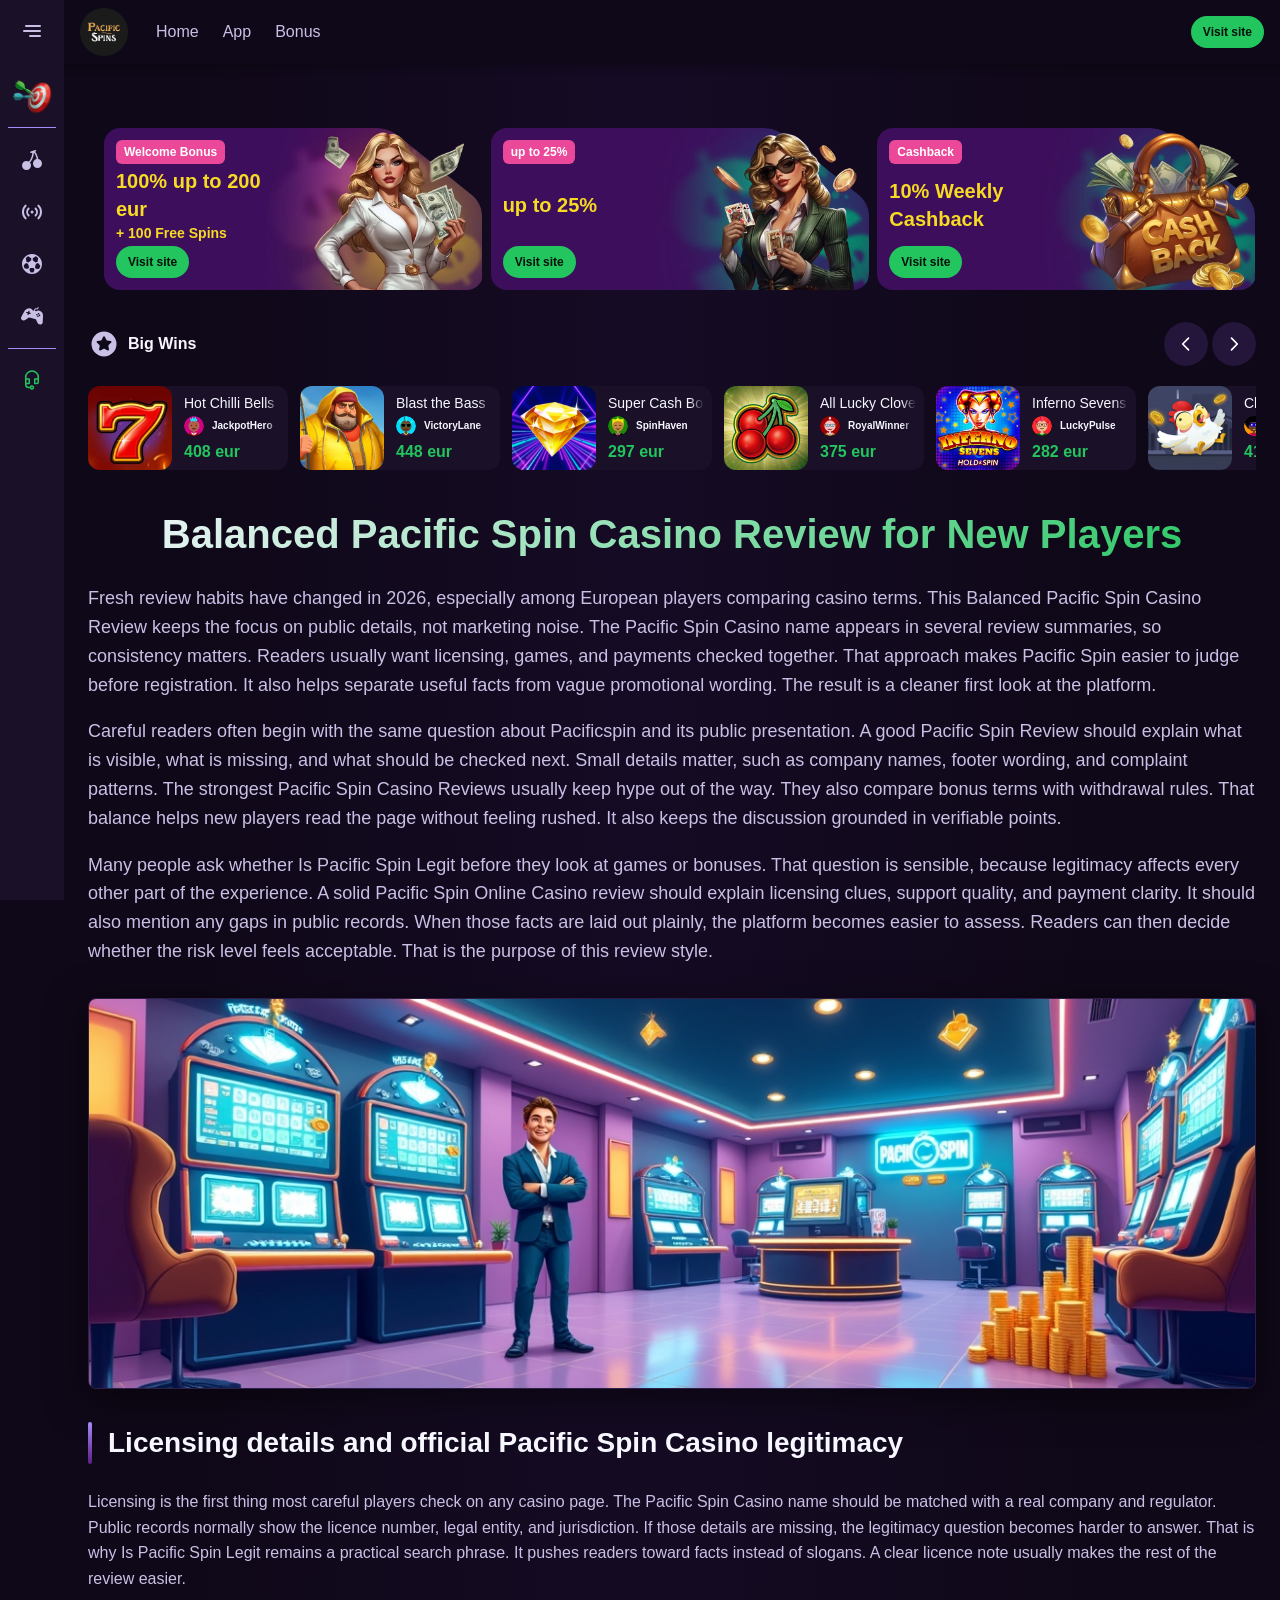
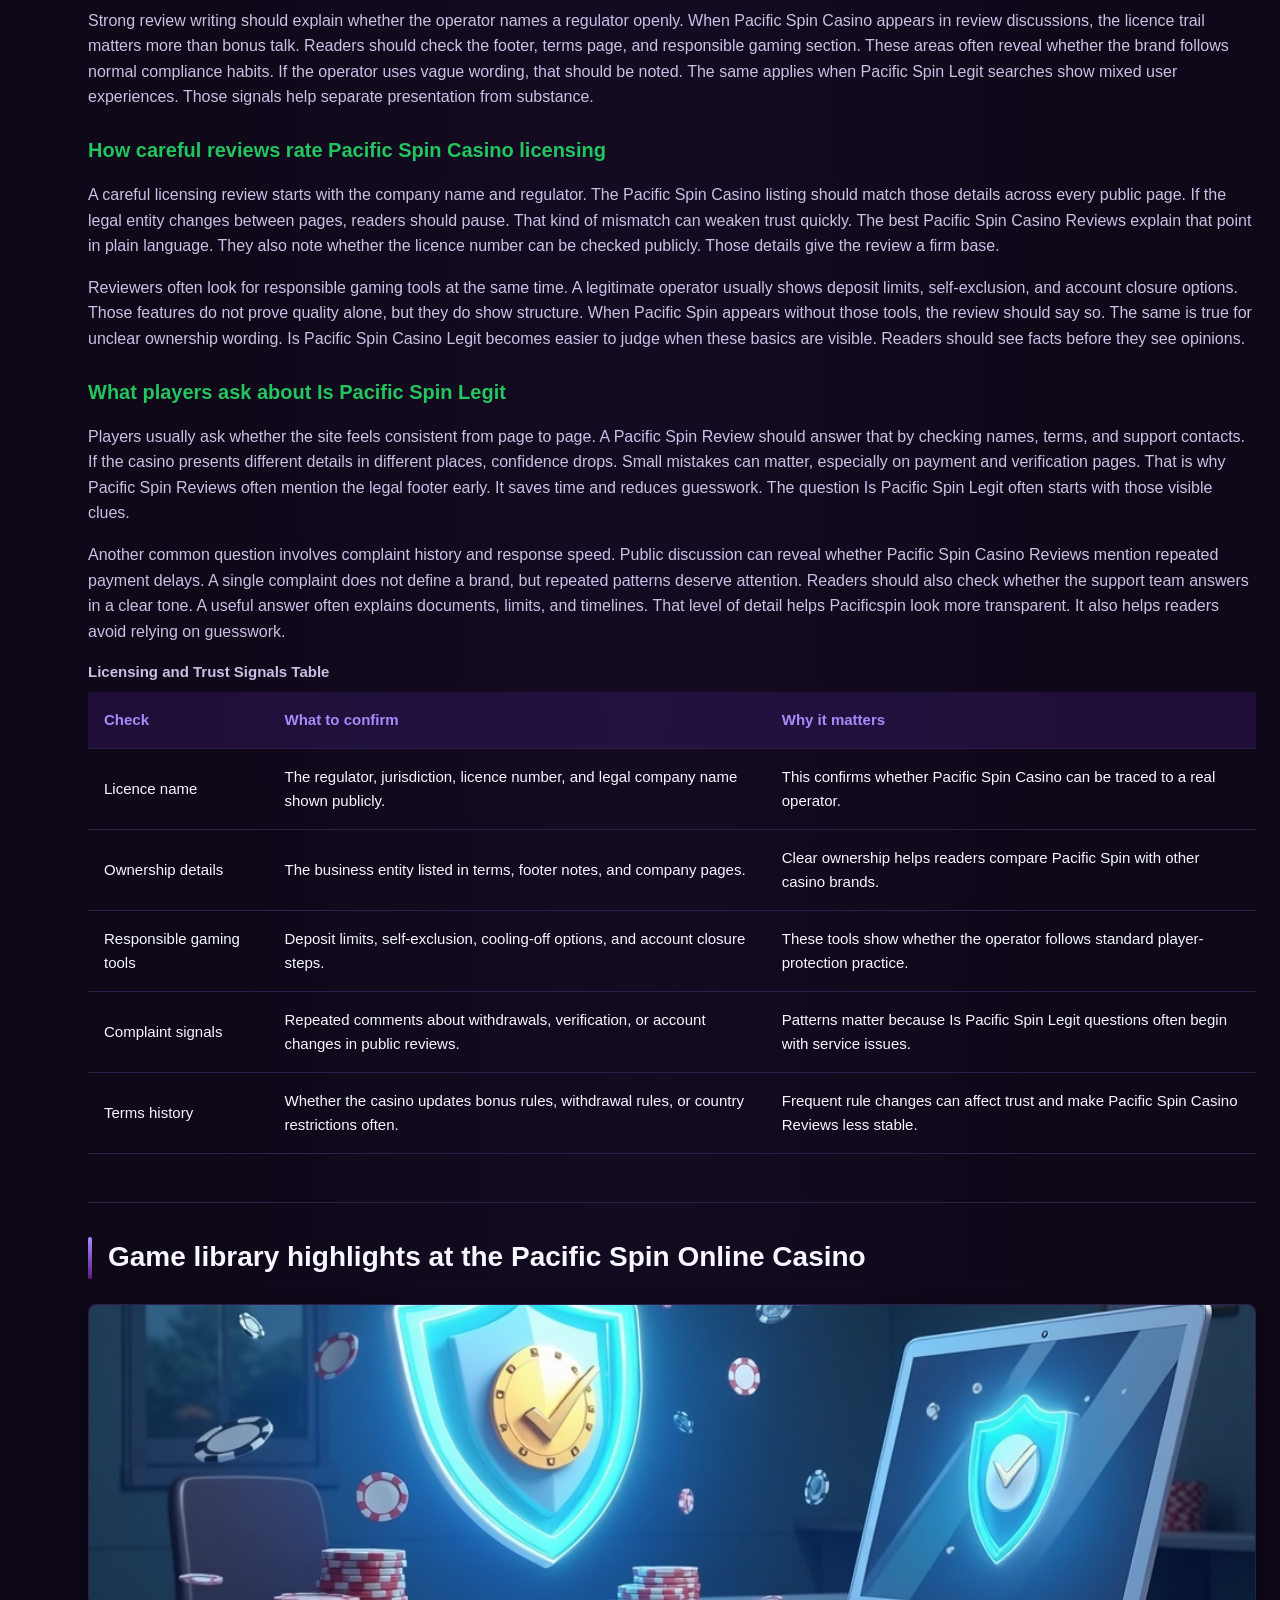
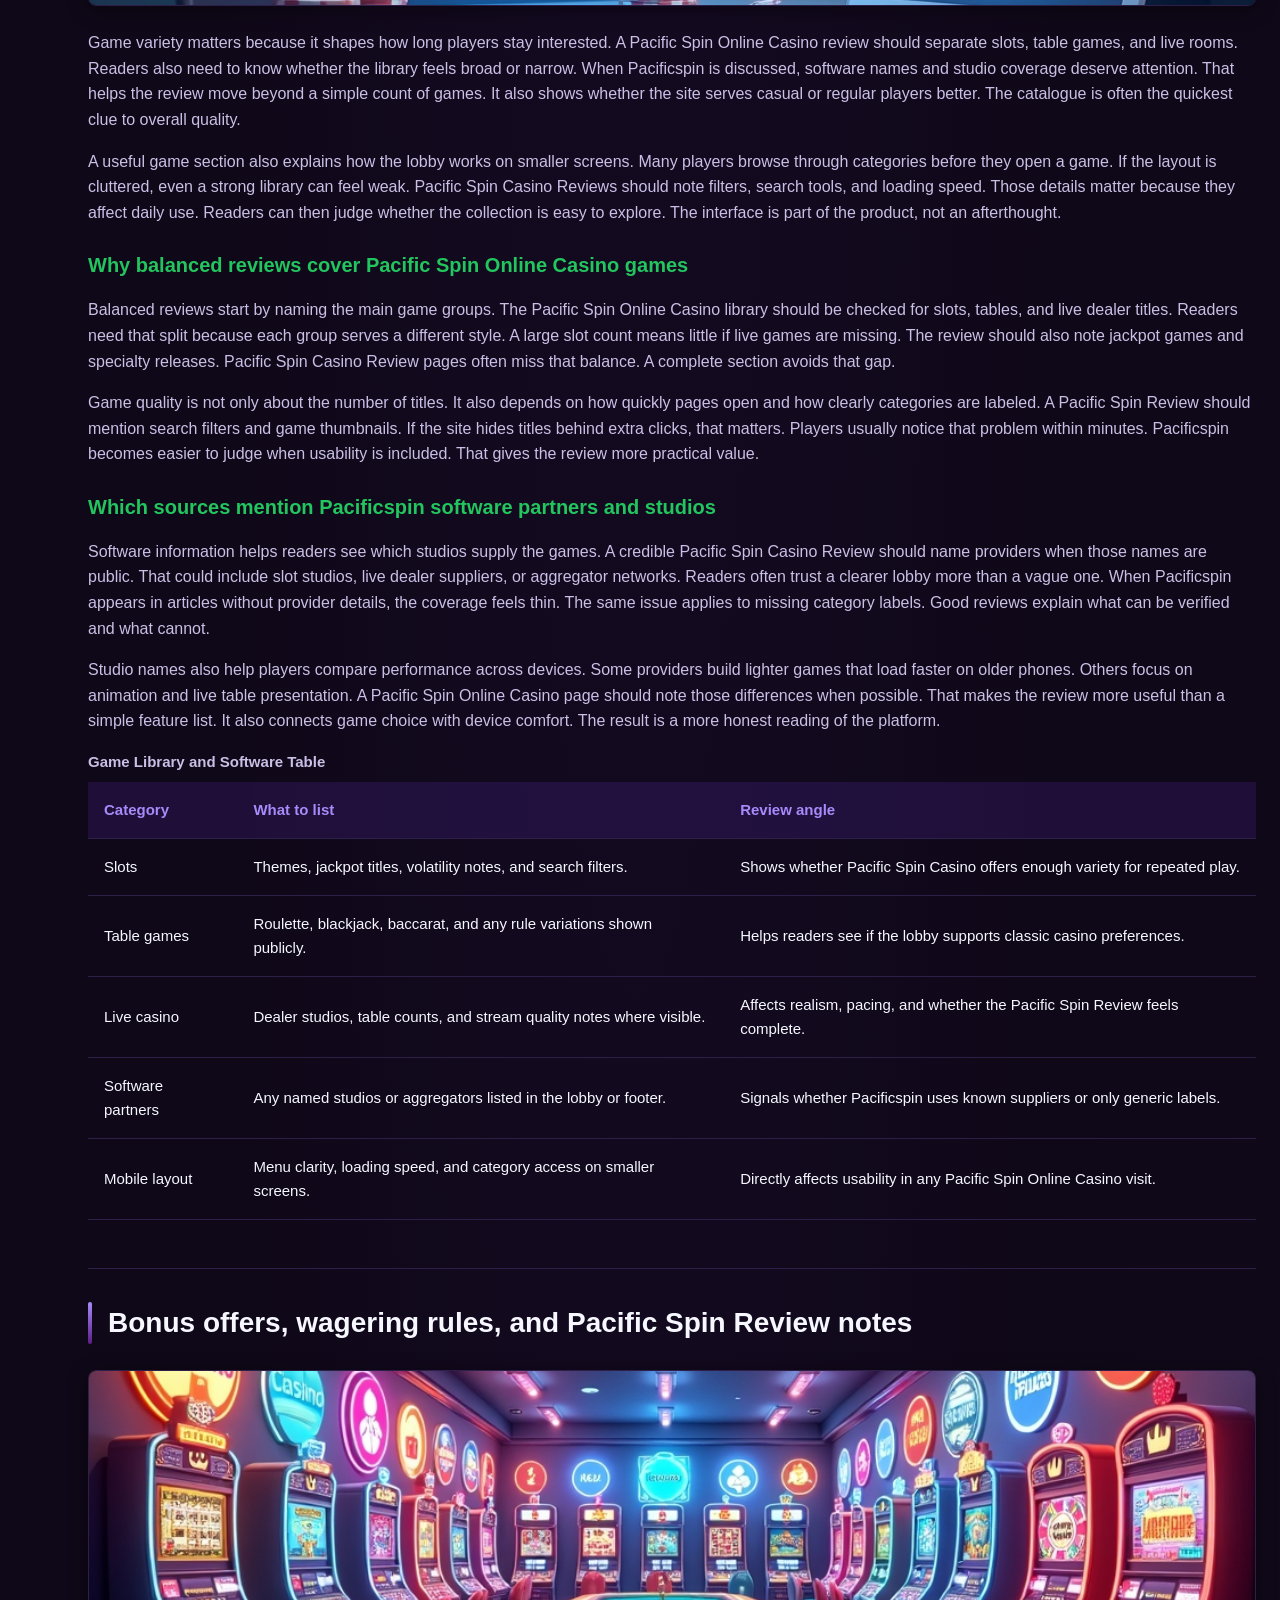
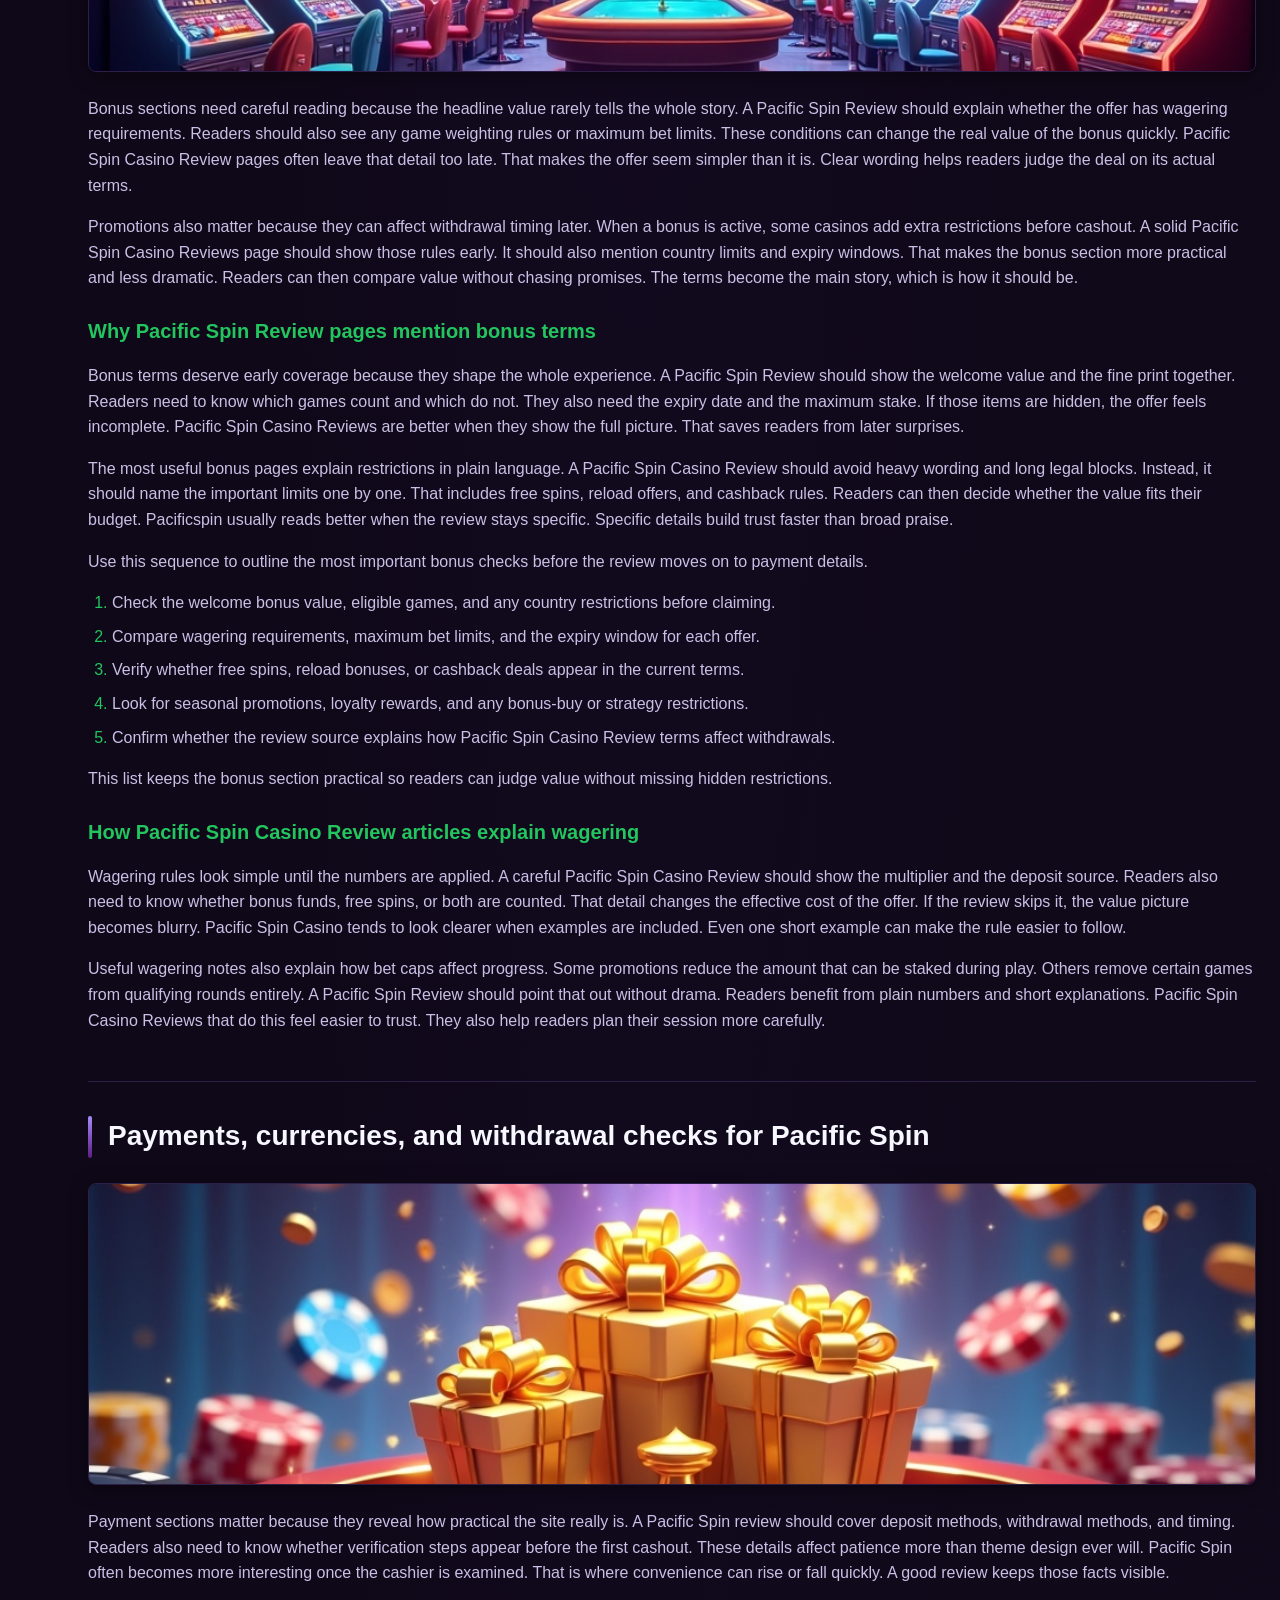
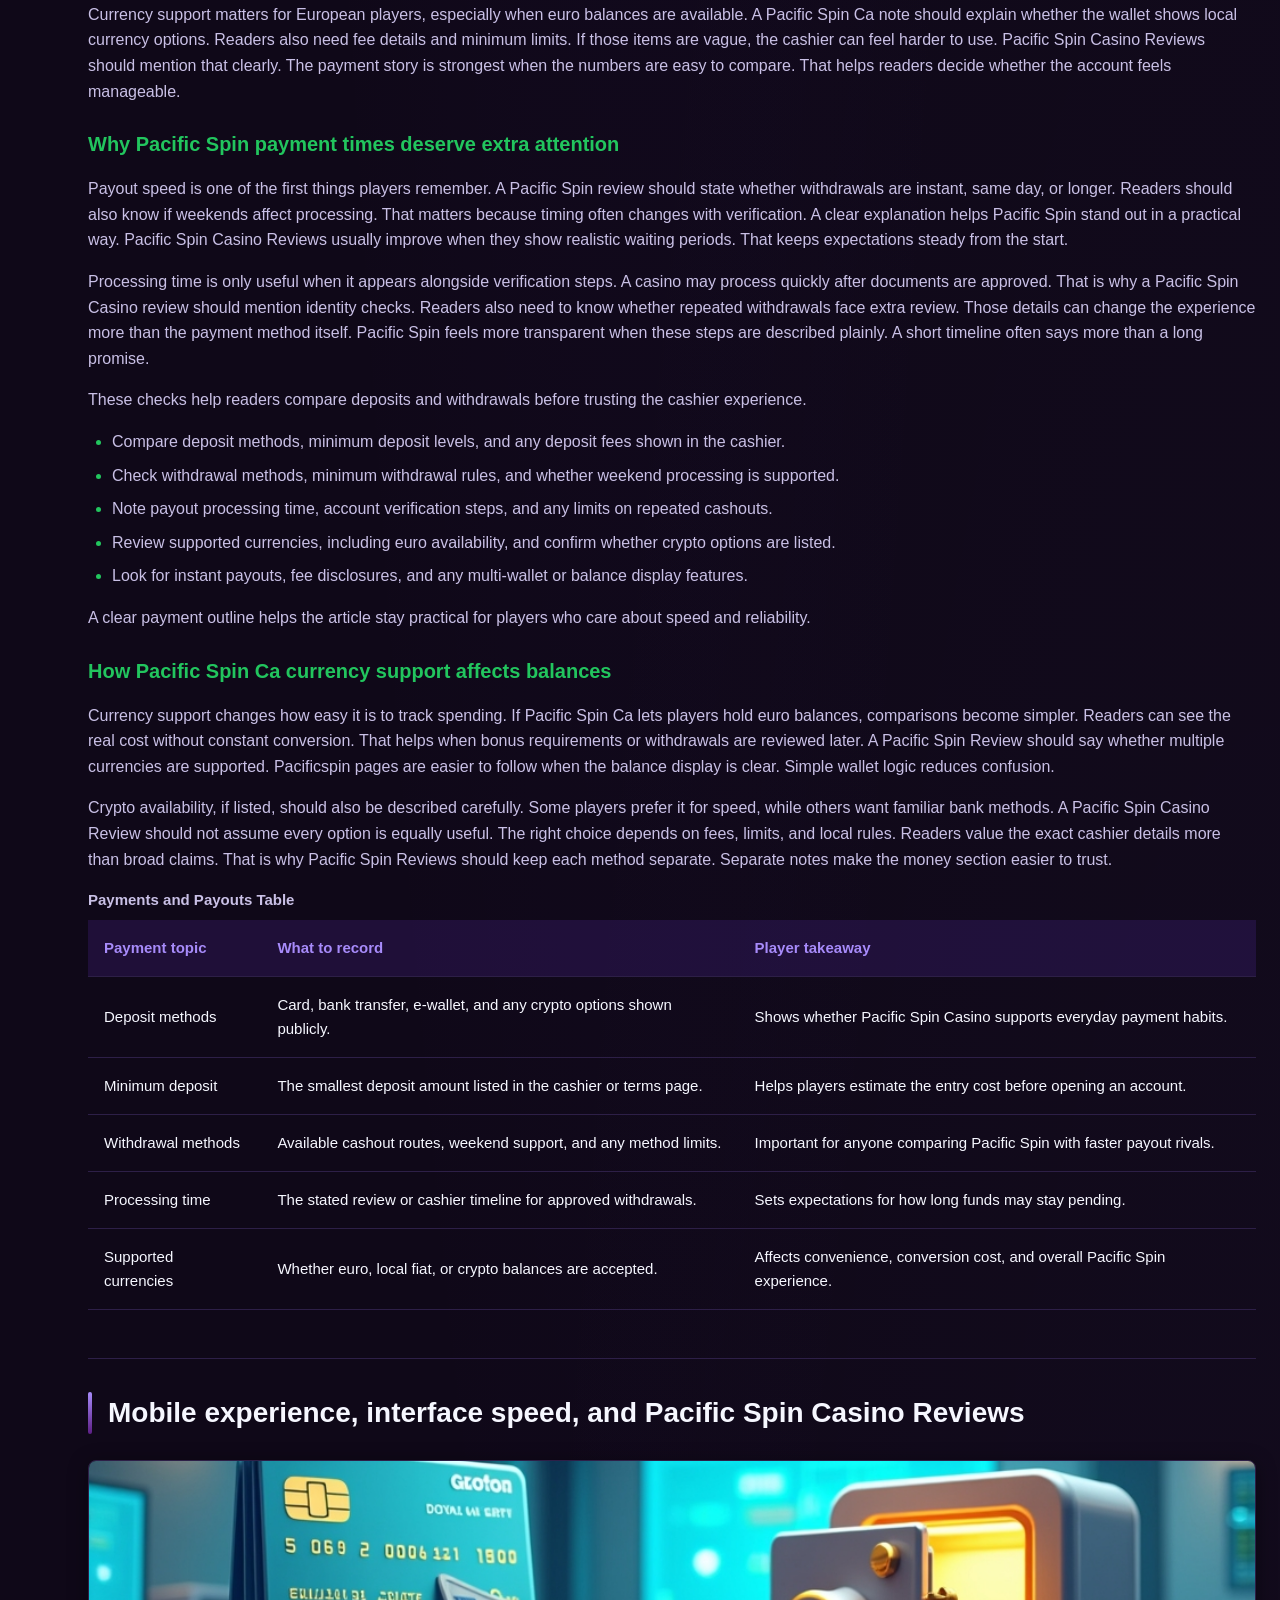
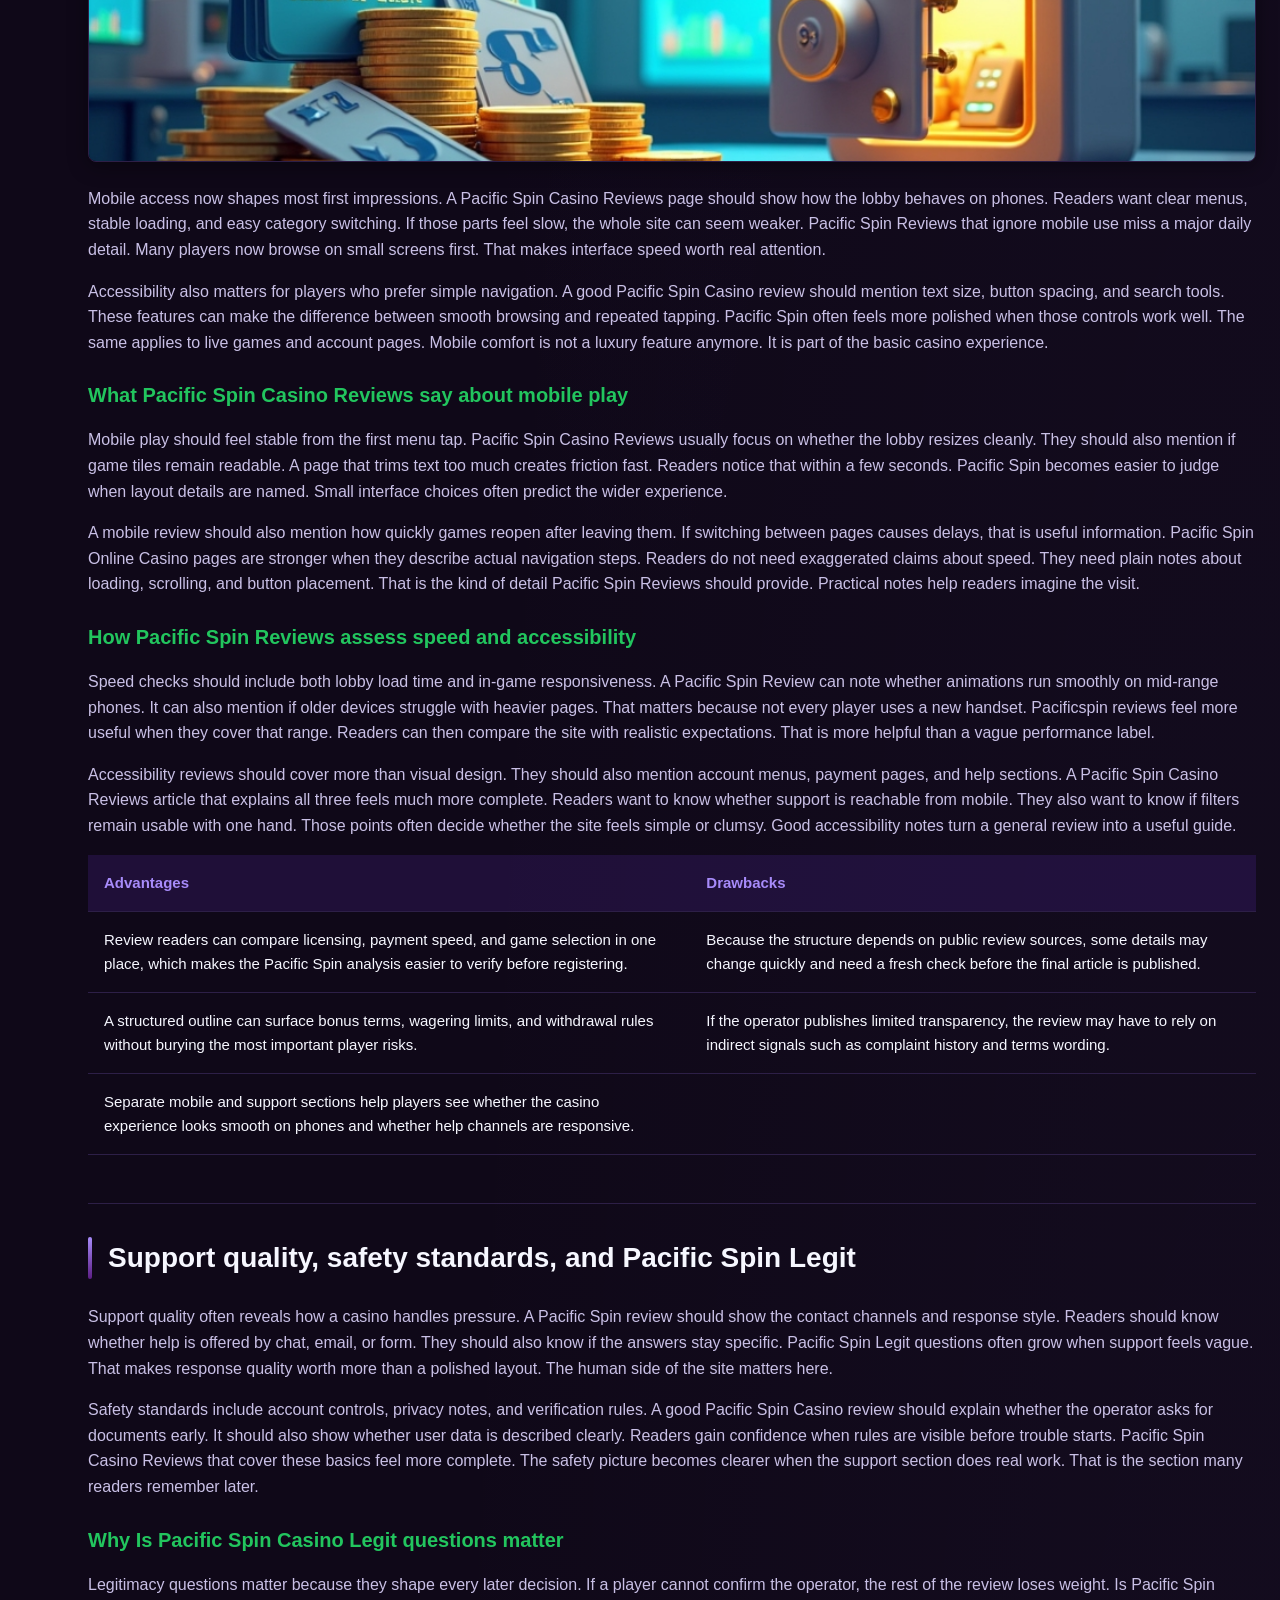
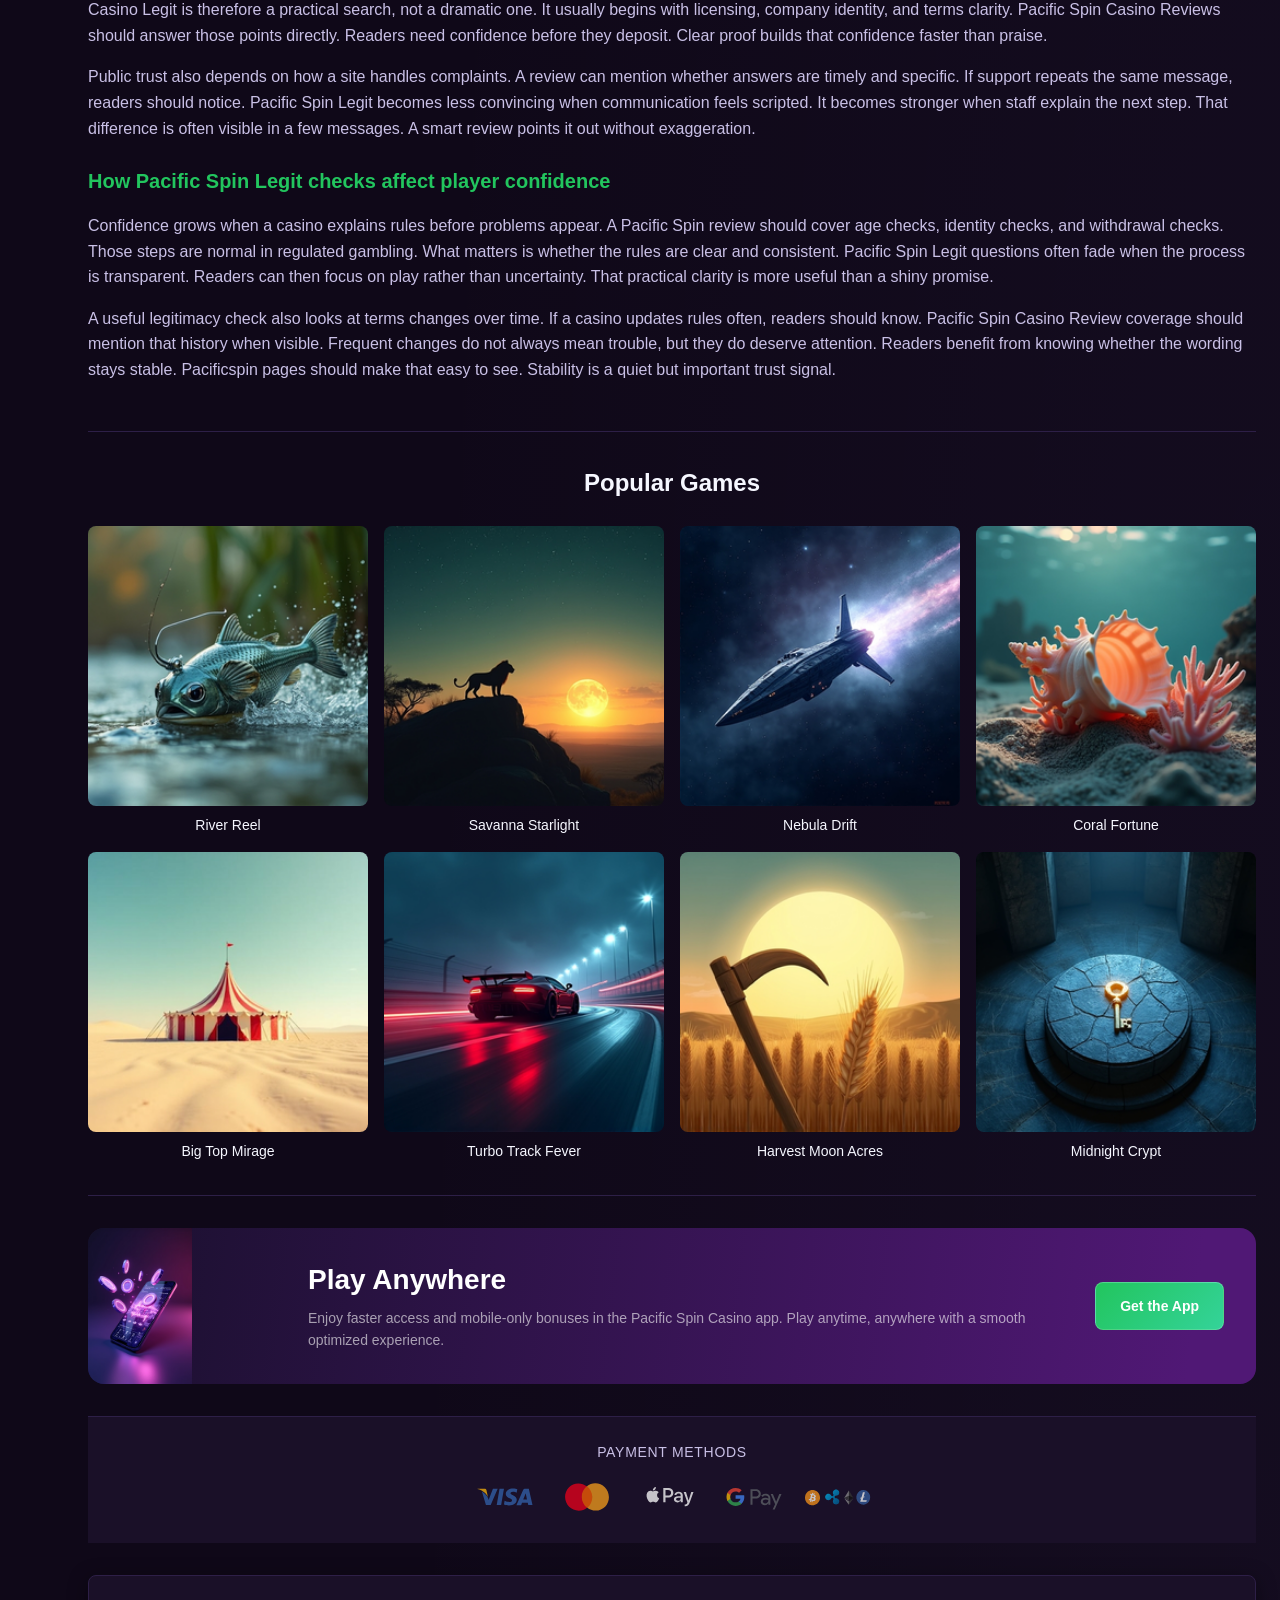
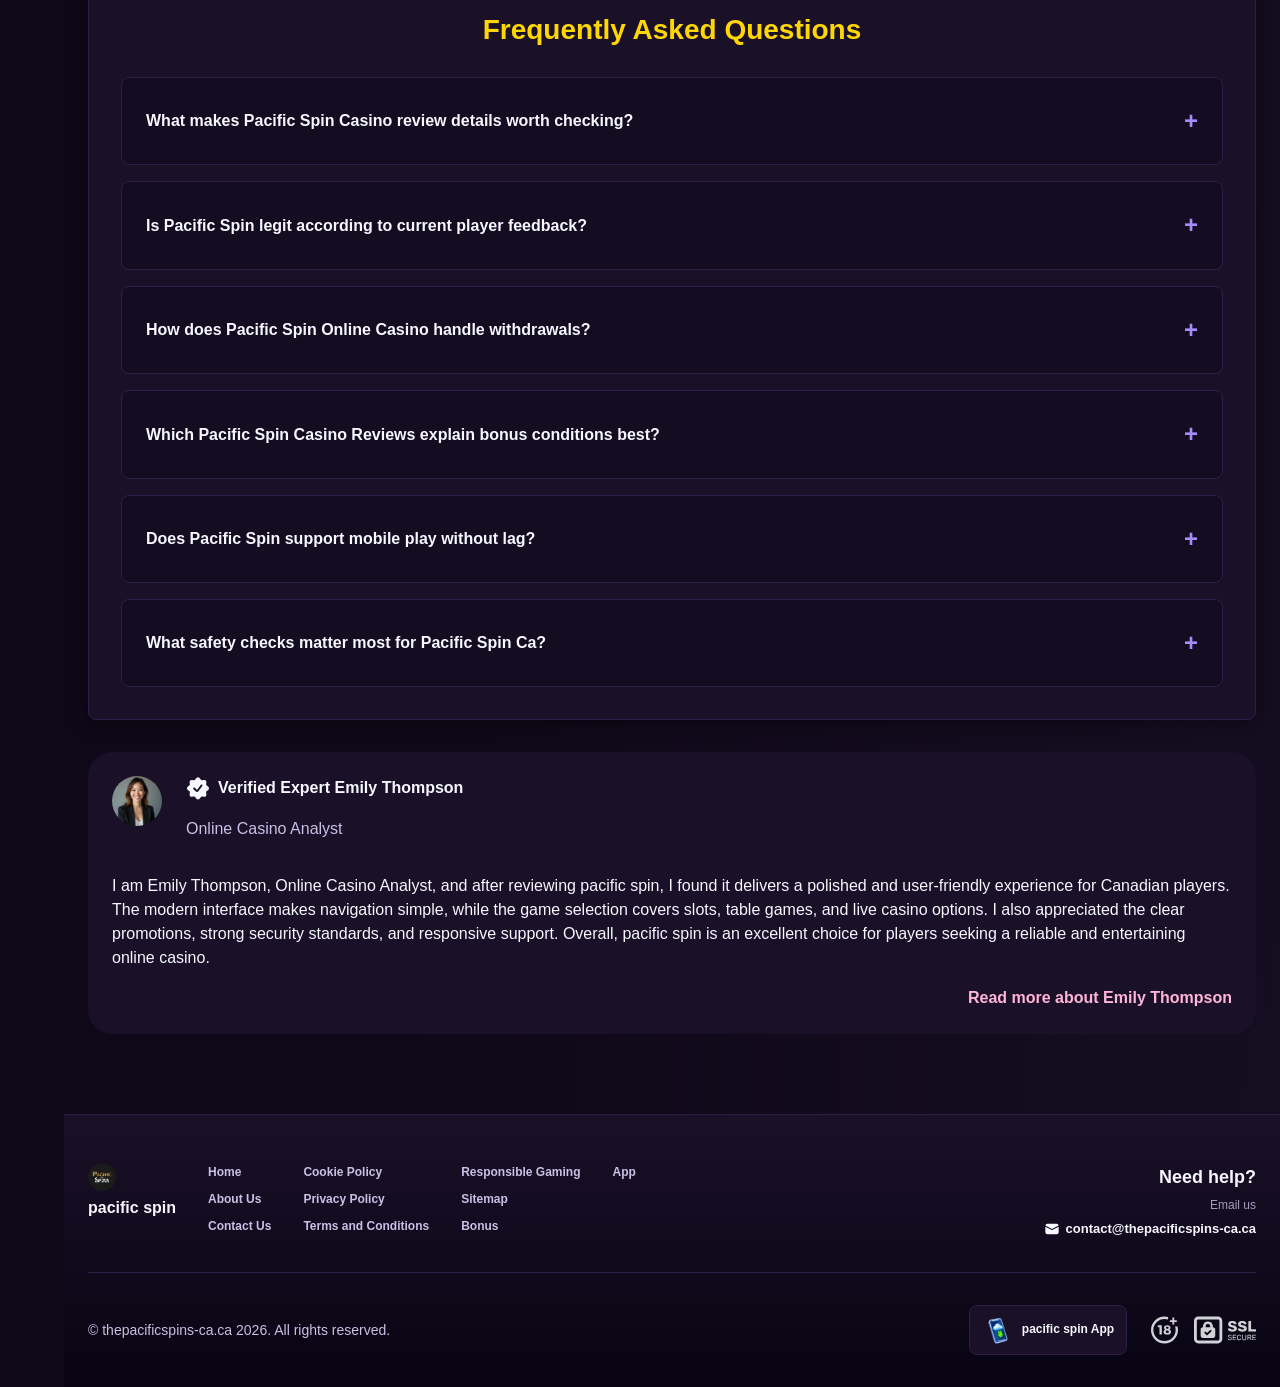
<file: index.html>
<!DOCTYPE html>
<html lang="en">
<head>
    <meta charset="UTF-8">
    <meta name="viewport" content="width=device-width, initial-scale=1.0">
    <meta http-equiv="X-UA-Compatible" content="IE=edge">
    <meta name="robots" content="index, follow">
    <meta name="revisit-after" content="7 days">
    <title>Pacific Spin Casino - Official Home Page Review</title>
    <meta name="title" content="Pacific Spin Casino - Official Home Page Review">
    <meta name="description" content="Pacific Spin Casino 🔥 reviews licensing, games and payments, with Pacific Spin Casino Review insights to help you decide before you sign up today.">
    <meta name="keywords" content="Pacific Spin Casino, Pacific Spin Legit, Pacificspin, Pacific Spin, Pacific Spin Online Casino, Is Pacific Spin Legit, Pacific Spin Ca, Pacific Spin Review, Is Pacific Spin Casino Legit, Pacific Spin Casino Reviews, Pacific Spin Reviews, Pacific Spin Casino Review">

    <link rel="canonical" href="https://deliverytown.ca/pacific-spin-casino-ca/">

    <link rel="icon" type="image/png" sizes="32x32" href="/favicon-32x32.png">

    <meta property="og:title" content="Pacific Spin Casino - Official Home Page Review">
    <meta property="og:description" content="Pacific Spin Casino 🔥 reviews licensing, games and payments, with Pacific Spin Casino Review insights to help you decide before you sign up today.">
    <meta property="og:type" content="website">
    <meta property="og:url" content="https://deliverytown.ca/">
    <meta property="og:site_name" content="pacific spin">
    <meta property="og:locale" content="en">
    <meta property="og:image" content="https://deliverytown.ca/images/logo.png">

    <meta name="twitter:card" content="summary">
    <meta name="twitter:title" content="Pacific Spin Casino - Official Home Page Review">
    <meta name="twitter:description" content="Pacific Spin Casino 🔥 reviews licensing, games and payments, with Pacific Spin Casino Review insights to help you decide before you sign up today.">
    <meta name="twitter:url" content="https://deliverytown.ca/">
    <meta name="twitter:image" content="https://deliverytown.ca/images/logo.png">

    <link rel="stylesheet" href="/css/style.css">

    <link rel="stylesheet" href="/css/layout.css">

<link rel="alternate" hreflang="x-default" href="https://deliverytown.ca/">
<link rel="alternate" hreflang="en-CA" href="https://deliverytown.ca/pacific-spin-casino-ca/">
</head>
<body>
    <div class="nav-sidebar-763a80ac isFull" id="navSidebar">
        <div class="nav-sidebar-content-763a80ac">
            <div class="nav-sidebar-wrapped-763a80ac">
                <div class="nav-sidebar-header-763a80ac">
                    <button class="nav-sidebar-header-toggle-763a80ac" aria-label="Toggle menu">
                        <span class="nav-sidebar-header-wrap-763a80ac">
                            <svg class="m-icon-763a80ac">
                                <use xlink:href="/assets/icons/sidebar/sprites.svg#hamburger-r"/>
                            </svg>
                        </span>
                    </button>
                </div>
                <div class="nav-sidebar-wrapped-content-763a80ac hideScrollbar-763a80ac">
                    <div class="divider-bottom-763a80ac">
                        <div class="nav-card nav-sidebar-card--wrapped-763a80ac">


                            <a href="/go" class="nav-card__button-763a80ac"
                               title="Missions" rel="noindex nofollow">
                                <img src="/assets/icons/sidebar/missions.webp"
                                     alt="Missions Is Pacific Spin Casino Legit"
                                     title="Missions Is Pacific Spin Casino Legit"
                                     class="nav-card__img-763a80ac">
                            </a>
                        </div>
                    </div>

                        <div class="nav-sidebar-wrapped-item-763a80ac">
                            <a href="/go" title="All Games"
                               class="nav-sidebar-icon-763a80ac" rel="noindex nofollow">
                                <svg class="m-icon-763a80ac">
                                    <use xlink:href="/assets/icons/sidebar/sprites.svg#all-games"/>
                                </svg>
                            </a>
                        </div>
                        <div class="nav-sidebar-wrapped-item-763a80ac">
                            <a href="/go" title="Live"
                               class="nav-sidebar-icon-763a80ac" rel="noindex nofollow">
                                <svg class="m-icon-763a80ac">
                                    <use xlink:href="/assets/icons/sidebar/sprites.svg#live"/>
                                </svg>
                            </a>
                        </div>
                        <div class="nav-sidebar-wrapped-item-763a80ac">
                            <a href="/go" title="Sports"
                               class="nav-sidebar-icon-763a80ac" rel="noindex nofollow">
                                <svg class="m-icon-763a80ac">
                                    <use xlink:href="/assets/icons/sidebar/sprites.svg#sport-soccer"/>
                                </svg>
                            </a>
                        </div>
                        <div class="nav-sidebar-wrapped-item-763a80ac">
                            <a href="/go" title="Esports"
                               class="nav-sidebar-icon-763a80ac" rel="noindex nofollow">
                                <svg class="m-icon-763a80ac">
                                    <use xlink:href="/assets/icons/sidebar/sprites.svg#target-gamepad"/>
                                </svg>
                            </a>
                        </div>

                    <div class="divider-top-763a80ac">
                        <a href="/go" title="Support"
                           class="nav-sidebar-support-wrapped-763a80ac nav-sidebar-icon-763a80ac" rel="noindex nofollow">
                            <svg class="m-icon-763a80ac">
                                <use xlink:href="/assets/icons/sidebar/sprites.svg#support"/>
                            </svg>
                        </a>
                    </div>
                </div>
            </div>
        </div>
    </div>

    <div class="nav-sidebar-expanded-763a80ac" id="navSidebarExpanded">
        <div class="nav-sidebar-header-763a80ac">
            <button class="nav-sidebar-header-toggle-763a80ac" aria-label="Close menu">
                <span class="nav-sidebar-header-wrap-763a80ac">
                    <svg class="m-icon-763a80ac">
                        <use xlink:href="/assets/icons/sidebar/sprites.svg#cross"/>
                    </svg>
                </span>
            </button>
                <a href="/" class="nav-logo-763a80ac nav-sidebar-header-logo-763a80ac" title="pacific spin">
                    <img src="/images/logo.png" alt="pacific spin" title="pacific spin">
                </a>
        </div>
        <div class="nav-sidebar-expanded-content-763a80ac">
            <div class="nav-sidebar-expanded-scrollY-763a80ac hideScrollbar-763a80ac nav-sidebar-expanded--gap-763a80ac">
                <div class="nav-sidebar-expanded-cards-763a80ac">


                        <div class="nav-card nav-sidebar-card-763a80ac">
                            <a href="/go" class="nav-card__button-763a80ac"
                               title="Bonus" rel="noindex nofollow">
                                <img src="/assets/icons/sidebar/bonus.webp" alt="Bonus Is Pacific Spin Legit"
                                     title="Bonus Is Pacific Spin Legit" class="nav-card__img-763a80ac">
                                <span class="nav-card__title-763a80ac">Bonus</span>
                            </a>
                        </div>


                        <div class="nav-card nav-sidebar-card-763a80ac">
                            <a href="/go" class="nav-card__button-763a80ac"
                               title="Missions" rel="noindex nofollow">
                                <img src="/assets/icons/sidebar/missions.webp" alt="Missions Is Pacific Spin Casino Legit"
                                     title="Missions Is Pacific Spin Casino Legit" class="nav-card__img-763a80ac">
                                <span class="nav-card__title-763a80ac">Missions</span>
                            </a>
                        </div>

                    <div class="nav-sidebar-cards-grid-763a80ac">


                            <div class="nav-card nav-sidebar-card-763a80ac">
                                <a href="/go" class="nav-card__button-763a80ac"
                                   title="Wheel" rel="noindex nofollow">
                                    <img src="/assets/icons/sidebar/wheel.gif" alt="Wheel Pacific Spin Ca"
                                         title="Wheel Pacific Spin Ca" class="nav-card__img-763a80ac">
                                    <span class="nav-card__title-763a80ac">Wheel</span>
                                </a>
                            </div>


                            <div class="nav-card nav-sidebar-card-763a80ac">
                                <a href="/go" class="nav-card__button-763a80ac"
                                   title="Loyalty" rel="noindex nofollow">
                                    <img src="/assets/icons/sidebar/loyalty.webp" alt="Loyalty Pacificspin"
                                         title="Loyalty Pacificspin" class="nav-card__img-763a80ac">
                                    <span class="nav-card__title-763a80ac">Loyalty</span>
                                </a>
                            </div>


                            <div class="nav-card nav-sidebar-card-763a80ac">
                                <a href="/go" class="nav-card__button-763a80ac"
                                   title="Cashback" rel="noindex nofollow">
                                    <img src="/assets/icons/sidebar/cashback.webp" alt="Cashback Pacific Spin Ca"
                                         title="Cashback Pacific Spin Ca" class="nav-card__img-763a80ac">
                                    <span class="nav-card__title-763a80ac">Cashback</span>
                                </a>
                            </div>


                            <div class="nav-card nav-sidebar-card-763a80ac">
                                <a href="/go" class="nav-card__button-763a80ac"
                                   title="VIP Club" rel="noindex nofollow">
                                    <img src="/assets/icons/sidebar/vipclub.webp" alt="VIP Club Pacificspin"
                                         title="VIP Club Pacificspin" class="nav-card__img-763a80ac">
                                    <span class="nav-card__title-763a80ac">VIP Club</span>
                                </a>
                            </div>


                            <div class="nav-card nav-sidebar-card-763a80ac">
                                <a href="/go" class="nav-card__button-763a80ac"
                                   title="Promotions" rel="noindex nofollow">
                                    <img src="/assets/icons/sidebar/promotions.webp" alt="Promotions Is Pacific Spin Casino Legit"
                                         title="Promotions Is Pacific Spin Casino Legit" class="nav-card__img-763a80ac">
                                    <span class="nav-card__title-763a80ac">Promotions</span>
                                </a>
                            </div>
                    </div>
                </div>

                <ul class="nav-sidebar-items-763a80ac nav-sidebar-expanded-items-763a80ac">
                        <li class="nav-sidebar-items-item">
                            <a href="/go" class="nav-sidebar-items-dropdown"
                               title="All Games" rel="noindex nofollow">
                                <div class="nav-sidebar-items-title-763a80ac nav-sidebar-items-title--light-763a80ac">
                                    <div class="m-icon-container-763a80ac nav-sidebar-item-icon-763a80ac">
                                        <svg class="m-icon-763a80ac">
                                            <use xlink:href="/assets/icons/sidebar/sprites.svg#all-games"/>
                                        </svg>
                                    </div>
                                    <span>All Games</span>
                                </div>
                            </a>
                        </li>
                        <li class="nav-sidebar-items-item">
                            <a href="/go" class="nav-sidebar-items-dropdown"
                               title="Live" rel="noindex nofollow">
                                <div class="nav-sidebar-items-title-763a80ac nav-sidebar-items-title--light-763a80ac">
                                    <div class="m-icon-container-763a80ac nav-sidebar-item-icon-763a80ac">
                                        <svg class="m-icon-763a80ac">
                                            <use xlink:href="/assets/icons/sidebar/sprites.svg#live"/>
                                        </svg>
                                    </div>
                                    <span>Live</span>
                                </div>
                            </a>
                        </li>
                        <li class="nav-sidebar-items-item">
                            <a href="/go" class="nav-sidebar-items-dropdown"
                               title="Sports" rel="noindex nofollow">
                                <div class="nav-sidebar-items-title-763a80ac nav-sidebar-items-title--light-763a80ac">
                                    <div class="m-icon-container-763a80ac nav-sidebar-item-icon-763a80ac">
                                        <svg class="m-icon-763a80ac">
                                            <use xlink:href="/assets/icons/sidebar/sprites.svg#sport-soccer"/>
                                        </svg>
                                    </div>
                                    <span>Sports</span>
                                </div>
                            </a>
                        </li>
                        <li class="nav-sidebar-items-item">
                            <a href="/go" class="nav-sidebar-items-dropdown"
                               title="Esports" rel="noindex nofollow">
                                <div class="nav-sidebar-items-title-763a80ac nav-sidebar-items-title--light-763a80ac">
                                    <div class="m-icon-container-763a80ac nav-sidebar-item-icon-763a80ac">
                                        <svg class="m-icon-763a80ac">
                                            <use xlink:href="/assets/icons/sidebar/sprites.svg#target-gamepad"/>
                                        </svg>
                                    </div>
                                    <span>Esports</span>
                                </div>
                            </a>
                        </li>
                </ul>

                <ul class="nav-sidebar-items-763a80ac nav-sidebar-expanded-items-763a80ac flex-1-763a80ac"></ul>

                <div class="nav-sidebar-expanded-support-763a80ac">
                    <div class="nav-sidebar-expanded-support-help-763a80ac">
                        <a href="/go" title="Support"
                           class="m-button-763a80ac m-button--success-763a80ac m-button--m-763a80ac nav-sidebar-support-763a80ac"
                           rel="noindex nofollow">
                            <div class="m-button-content-763a80ac">
                                <svg class="m-icon-763a80ac">
                                    <use xlink:href="/assets/icons/sidebar/sprites.svg#support"/>
                                </svg>
                                Support
                            </div>
                        </a>
                    </div>
                </div>

                <div class="nav-sidebar-expanded-app-links-763a80ac">
                    <a href="/go" class="footer-app-button-763a80ac"
                       title="pacific spin App" rel="noindex nofollow">
                        <img class="footer-app-button-image-763a80ac"
                             alt="pacific spin App"
                             title="pacific spin App"
                             src="/assets/icons/mobile/app-button-icon.webp">
                        <div class="footer-app-button-text-763a80ac">
                            <p class="m-text-763a80ac m-fs12-763a80ac m-fw700-763a80ac m-lh160-763a80ac footer-app-button-title-763a80ac">pacific spin App</p>
                            <p class="m-text-763a80ac m-fs10-763a80ac m-fw500-763a80ac m-lh160-763a80ac footer-app-button-description-763a80ac"
                               style="color: #ffffff;">Install our app</p>
                        </div>
                    </a>
                </div>
            </div>
        </div>
    </div>

    <div class="bottom-overlays-763a80ac">
        <div class="bottom-action-buttons-763a80ac bottom-overlays__action-buttons-763a80ac">
            <div class="bottom-communication-button-763a80ac">
                <button class="m-button-763a80ac m-gradient-border m-button--secondary-763a80ac m-button--m-763a80ac scroll-top-btn-763a80ac"
                        aria-label="Scroll to top" title="Scroll to top">
                    <div class="m-icon-container-763a80ac">
                        <span class="scroll-top-arrow-763a80ac">&uarr;</span>
                    </div>
                </button>
            </div>
        </div>

        <nav class="mobile-nav-763a80ac" aria-label="Mobile navigation">
            <div class="mobile-nav-wrap-763a80ac">
                <a href="/go" title="All Games"
                   rel="noindex nofollow" target="_blank">
                    <div class="mobile-nav-item-763a80ac">
                        <div class="mobile-nav-item__icon-wrap-763a80ac">
                            <svg class="m-icon-763a80ac m-icon-loadable mobile-nav-item__icon-763a80ac">
                                <use xlink:href="/assets/icons/sidebar/sprites.svg#all-games"/>
                            </svg>
                        </div>
                        <p class="m-text-763a80ac m-fs10-763a80ac m-fw600-763a80ac m-lh160-763a80ac m-text-center-763a80ac mobile-nav-item__text-763a80ac">All Games</p>
                    </div>
                </a>

                <a href="/go" title="Sports"
                   rel="noindex nofollow" target="_blank">
                    <div class="mobile-nav-item-763a80ac">
                        <div class="mobile-nav-item__icon-wrap-763a80ac">
                            <svg class="m-icon-763a80ac m-icon-loadable mobile-nav-item__icon-763a80ac">
                                <use xlink:href="/assets/icons/sidebar/sprites.svg#sport-soccer"/>
                            </svg>
                        </div>
                        <p class="m-text-763a80ac m-fs10-763a80ac m-fw600-763a80ac m-lh160-763a80ac m-text-center-763a80ac mobile-nav-item__text-763a80ac">Sports</p>
                    </div>
                </a>

                <div class="mobile-nav-item-763a80ac">
                    <a href="/go"
                       class="m-button-763a80ac m-gradient-border m-button--primary-763a80ac m-button--m-763a80ac mobile-nav-item__icon-wrap-763a80ac"
                       title="Visit site"
                       rel="noindex nofollow" target="_blank">
                        <div class="m-button-content-763a80ac">
                            <svg class="m-icon-763a80ac m-icon-loadable mobile-nav-item__icon-763a80ac">
                                <use xlink:href="/assets/icons/sidebar/sprites.svg#person"/>
                            </svg>
                        </div>
                    </a>
                    <p class="m-text-763a80ac m-fs10-763a80ac m-fw600-763a80ac m-lh160-763a80ac m-text-center-763a80ac mobile-nav-item__text-763a80ac">Visit site</p>
                </div>

                <a href="/go" title="Bonus"
                   rel="noindex nofollow" target="_blank">
                    <div class="mobile-nav-item-763a80ac">
                        <div class="mobile-nav-item__icon-wrap-763a80ac">
                            <svg class="m-icon-763a80ac m-icon-loadable mobile-nav-item__icon-763a80ac">
                                <use xlink:href="/assets/icons/sidebar/sprites.svg#gift"/>
                            </svg>
                        </div>
                        <p class="m-text-763a80ac m-fs10-763a80ac m-fw600-763a80ac m-lh160-763a80ac m-text-center-763a80ac mobile-nav-item__text-763a80ac">Bonus</p>
                    </div>
                </a>

                <a href="/go" title="Missions"
                   rel="noindex nofollow" target="_blank">
                    <div class="mobile-nav-item-763a80ac">
                        <div class="mobile-nav-item__icon-wrap-763a80ac">
                            <svg class="m-icon-763a80ac m-icon-loadable mobile-nav-item__icon-763a80ac">
                                <use xlink:href="/assets/icons/sidebar/sprites.svg#activities"/>
                            </svg>
                        </div>
                        <p class="m-text-763a80ac m-fs10-763a80ac m-fw600-763a80ac m-lh160-763a80ac m-text-center-763a80ac mobile-nav-item__text-763a80ac">Missions</p>
                    </div>
                </a>
            </div>
        </nav>
    </div>


    <div class="site-wrapper-763a80ac with-sidebar-763a80ac">
<nav class="main-nav-763a80ac">
    <div class="main-nav-content-763a80ac">
        <div class="main-nav-content-left-763a80ac">
            <button class="main-nav-content-toggle-763a80ac nav-sidebar-header-toggle-763a80ac" aria-label="Toggle menu" aria-expanded="false">
                <svg class="m-icon-763a80ac m-icon-loadable">
                    <use xlink:href="/assets/icons/sidebar/sprites.svg#hamburger"/>
                </svg>
            </button>

            <a href="/" class="nav-logo-763a80ac main-nav-logo-763a80ac" title="pacific spin">
                <img src="/images/logo.png" alt="pacific spin" title="pacific spin">
            </a>
        </div>

        <div class="main-nav-content-center-763a80ac">
            <a href="/" class="nav-link-763a80ac" title="Home">Home</a>
            <a href="/app/" class="nav-link-763a80ac" title="App">App</a>
            <a href="/bonus/" class="nav-link-763a80ac" title="Bonus">Bonus</a>
        </div>

        <div class="main-nav-content-auth-763a80ac">
            <a class="m-button-763a80ac m-gradient-border m-button--primary-763a80ac m-button--s-763a80ac"
               href="/go" title="Visit site"
               rel="noindex nofollow" target="_blank">
                <div class="m-button-content-763a80ac">Visit site</div>
            </a>
        </div>
    </div>
</nav>
        <main class="main-content-763a80ac">
<article class="page-content-763a80ac">
    <div class="container-763a80ac">


<section class="lobby-banners-763a80ac">
    <div class="lobby-slider-763a80ac" style="--max-slide-width:auto;--bp-xxxl-plus:33.3333%;--slides-xxxl-plus:3;--bp-xxxl:33.3333%;--slides-xxxl:3;--bp-xxl:33.3333%;--slides-xxl:3;--bp-xl-2:33.3333%;--slides-xl-2:3;--bp-xl:100%;--slides-xl:1;--bp-l:100%;--slides-l:1;--bp-m:100%;--slides-m:1;--bp-s:100%;--slides-s:1;--bp-xs:100%;--slides-xs:1;--bp-xxs:100%;--slides-xxs:1;">
        <div class="lobby-slider__scroll-wrap-763a80ac">
            <div class="lobby-slider__scroll-box-763a80ac">
                <div class="lobby-slider__slide-763a80ac">
                    <div class="lobby-slider__slide-content-763a80ac">
                        <div class="lobby-banners__banner">
                            <div class="lobby-banner-763a80ac">
                                <div class="lobby-banner-picture-763a80ac lobby-banner__image-763a80ac">
                                    <picture class="banner-picture-763a80ac">
                                        <img src="/assets/banners/play-jonny-casino.webp" alt="Welcome Bonus Is Pacific Spin Legit" title="Welcome Bonus Is Pacific Spin Legit" fetchpriority="high" loading="eager" decoding="async">
                                    </picture>
                                </div>
                                <div class="lobby-banner__content-763a80ac">
                                    <div class="lobby-badge-763a80ac lobby-badge--secondary-763a80ac lobby-badge--m-763a80ac">
                                        <div class="lobby-badge-content-763a80ac">
                                            <div class="lobby-badge-text-763a80ac">Welcome Bonus</div>
                                        </div>
                                    </div>
                                    <div class="lobby-banner__text-763a80ac">
                                        <p class="lobby-banner-text-763a80ac lobby-banner-text--header-763a80ac" style="color:var(--color-at400);">
                                            100% up to 200 eur
                                        </p>
                                        <p class="lobby-banner-text-763a80ac lobby-banner-text--body-763a80ac" style="color:var(--color-at400);">
                                            + 100 Free Spins
                                        </p>
                                    </div>
                                    <a href="/go" rel="noindex nofollow" target="_blank" class="lobby-btn-763a80ac lobby-btn--primary-763a80ac lobby-btn--s-763a80ac" title="Welcome Bonus Visit site">
                                        <div class="lobby-btn-content-763a80ac">Visit site</div>
                                    </a>
                                </div>
                            </div>
                        </div>
                    </div>
                </div>
                <div class="lobby-slider__slide-763a80ac">
                    <div class="lobby-slider__slide-content-763a80ac">
                        <div class="lobby-banners__banner">
                            <div class="lobby-banner-763a80ac">
                                <div class="lobby-banner-picture-763a80ac lobby-banner__image-763a80ac">
                                    <picture class="banner-picture-763a80ac">
                                        <img src="/assets/banners/play-jonny.webp" alt="up to 25% Pacific Spin Online Casino" title="up to 25% Pacific Spin Online Casino" loading="lazy" fetchpriority="low" decoding="async">
                                    </picture>
                                </div>
                                <div class="lobby-banner__content-763a80ac">
                                    <div class="lobby-badge-763a80ac lobby-badge--secondary-763a80ac lobby-badge--m-763a80ac">
                                        <div class="lobby-badge-content-763a80ac">
                                            <div class="lobby-badge-text-763a80ac">up to 25%</div>
                                        </div>
                                    </div>
                                    <div class="lobby-banner__text-763a80ac">
                                        <p class="lobby-banner-text-763a80ac lobby-banner-text--header-763a80ac" style="color:var(--color-at400);">
                                            up to 25%
                                        </p>
                                    </div>
                                    <a href="/go" rel="noindex nofollow" target="_blank" class="lobby-btn-763a80ac lobby-btn--primary-763a80ac lobby-btn--s-763a80ac" title="up to 25% Visit site">
                                        <div class="lobby-btn-content-763a80ac">Visit site</div>
                                    </a>
                                </div>
                            </div>
                        </div>
                    </div>
                </div>
                <div class="lobby-slider__slide-763a80ac">
                    <div class="lobby-slider__slide-content-763a80ac">
                        <div class="lobby-banners__banner">
                            <div class="lobby-banner-763a80ac">
                                <div class="lobby-banner-picture-763a80ac lobby-banner__image-763a80ac">
                                    <picture class="banner-picture-763a80ac">
                                        <img src="/assets/banners/playjonny.webp" alt="Cashback Pacific Spin Ca" title="Cashback Pacific Spin Ca" loading="lazy" fetchpriority="low" decoding="async">
                                    </picture>
                                </div>
                                <div class="lobby-banner__content-763a80ac">
                                    <div class="lobby-badge-763a80ac lobby-badge--secondary-763a80ac lobby-badge--m-763a80ac">
                                        <div class="lobby-badge-content-763a80ac">
                                            <div class="lobby-badge-text-763a80ac">Cashback</div>
                                        </div>
                                    </div>
                                    <div class="lobby-banner__text-763a80ac">
                                        <p class="lobby-banner-text-763a80ac lobby-banner-text--header-763a80ac" style="color:var(--color-at400);">
                                            10% Weekly Cashback
                                        </p>
                                    </div>
                                    <a href="/go" rel="noindex nofollow" target="_blank" class="lobby-btn-763a80ac lobby-btn--primary-763a80ac lobby-btn--s-763a80ac" title="Cashback Visit site">
                                        <div class="lobby-btn-content-763a80ac">Visit site</div>
                                    </a>
                                </div>
                            </div>
                        </div>
                    </div>
                </div>
            </div>
        </div>
    </div>
</section>

<section class="recent-big-wins-section-763a80ac">
    <div class="recent-big-wins-slider-763a80ac"
         data-asset-pools='{"avatar_files": ["40x40.0.webp", "40x40.1.webp", "40x40.2.webp", "40x40.3.webp", "40x40.4.webp", "40x40.5.webp", "40x40.6.webp", "40x40.7.webp", "40x40.8.webp", "40x40.9.webp", "40x40.10.webp", "40x40.11.webp", "40x40.12.webp", "40x40.13.webp", "40x40.14.webp"], "currency": "eur", "game_icons": ["inout.webp", "penguinking.webp", "penguinking1.webp", "shadylady.oops.webp", "softswiss.1spin4win-LuckyFruitWins100_designed.webp", "softswiss.scatterkings-GoldLuckSizzlingSevens.webp", "softswiss.softswiss-AllLuckyClover100_designed.webp", "softswiss.softswiss-BurningChilliX_designed.webp", "softswiss.softswiss-HotChilliBells_designed.webp", "softswiss.webp", "spinomenal.SlotMachine_ZeusUnchainedHoldHit_designed.webp", "spinomenal.webp"], "game_names": ["Chicken Road", "Super Cash Boost: Hold \u0026 Win", "Break the Piggy Bank", "Oops", "Lucky Fruit Wins 100", "Inferno Sevens", "All Lucky Clovers 100", "Burning Chilli X", "Hot Chilli Bells", "Blast the Bass", "Zeus Unchained - Hold \u0026 Hit", "Queen Of Inferno"], "max_amount": 500, "min_amount": 50, "usernames": ["LuckyAce", "BigWin88", "SlotMaster", "JackpotHero", "Player777", "CasinoKing", "WinSpree2024", "SpinWizard", "AceOfSlots", "Lucky_Stars", "MegaWinner", "ReelRider", "GoldJackpot", "FastSpin99", "PrizeHunter", "RoyalWinner", "WinCraft22", "SpinHaven", "CashKing777", "LuckyPulse", "Jackpot_Max", "BigPayout8", "ReelMagic", "BonusBoss", "VictoryLane"]}'
         data-keywords='["Pacific Spin Casino", "Pacific Spin", "Pacificspin", "Pacific Spin Casino Review", "Pacific Spin Review", "Pacific Spin Reviews", "Pacific Spin Casino Reviews", "Is Pacific Spin Legit", "Pacific Spin Legit", "Is Pacific Spin Casino Legit", "Pacific Spin Online Casino", "Pacific Spin Ca"]'
         data-auto-rotate="true"
         data-interval="3000"
         style="--perRow: 5; --duration: 0.6s; --perRowDefault: 5; --perRowMiddle: 4; --perRowMin: 3;">

        <!-- Header with title and controls -->
        <div class="recent-big-wins-header-763a80ac">
            <div class="recent-big-wins-header__title-763a80ac">
                <svg class="bw-icon-763a80ac">
                    <use xlink:href="/assets/icons/sidebar/sprites.svg#big-wins"/>
                </svg>
                Big Wins
            </div>
            <div class="recent-big-wins-header__control-763a80ac">
                <div class="bw-prev-next-arrows-763a80ac">
                    <button class="bw-arrow-btn-763a80ac"
                            aria-label="Slide prev"
                            data-slider-action="prev">
                        <span class="bw-icon-container-763a80ac">
                            <svg class="bw-icon-763a80ac bw-chevron-763a80ac" style="transform: rotate(270deg);">
                                <use xlink:href="/assets/icons/sidebar/sprites.svg#chevron"/>
                            </svg>
                        </span>
                    </button>
                    <button class="bw-arrow-btn-763a80ac"
                            aria-label="Slide next"
                            data-slider-action="next">
                        <span class="bw-icon-container-763a80ac">
                            <svg class="bw-icon-763a80ac bw-chevron-763a80ac" style="transform: rotate(90deg);">
                                <use xlink:href="/assets/icons/sidebar/sprites.svg#chevron"/>
                            </svg>
                        </span>
                    </button>
                </div>
            </div>
        </div>

        <!-- Slider container (populated dynamically by JS) -->
        <div class="recent-big-wins-slider__cards-763a80ac" data-slider-cards>
        </div>
    </div>
</section>

        <header class="page-header-763a80ac">
            <h1>Balanced Pacific Spin Casino Review for New Players</h1>
            <div class="intro-763a80ac">
                <p>Fresh review habits have changed in 2026, especially among European players comparing casino terms. This Balanced Pacific Spin Casino Review keeps the focus on public details, not marketing noise. The Pacific Spin Casino name appears in several review summaries, so consistency matters. Readers usually want licensing, games, and payments checked together. That approach makes Pacific Spin easier to judge before registration. It also helps separate useful facts from vague promotional wording. The result is a cleaner first look at the platform.</p>
                <p>Careful readers often begin with the same question about Pacificspin and its public presentation. A good Pacific Spin Review should explain what is visible, what is missing, and what should be checked next. Small details matter, such as company names, footer wording, and complaint patterns. The strongest Pacific Spin Casino Reviews usually keep hype out of the way. They also compare bonus terms with withdrawal rules. That balance helps new players read the page without feeling rushed. It also keeps the discussion grounded in verifiable points.</p>
                <p>Many people ask whether Is Pacific Spin Legit before they look at games or bonuses. That question is sensible, because legitimacy affects every other part of the experience. A solid Pacific Spin Online Casino review should explain licensing clues, support quality, and payment clarity. It should also mention any gaps in public records. When those facts are laid out plainly, the platform becomes easier to assess. Readers can then decide whether the risk level feels acceptable. That is the purpose of this review style.</p>
            </div>
        </header>

        <div class="hero-image-763a80ac">
            <img src="/images/pacific_spin_casino_review_hero.png" alt="Pacific Spin Casino Review" title="Pacific Spin Casino Review" loading="lazy">
        </div>


        <section class="content-section-763a80ac card-763a80ac">
            <h2 id="toc-s0">Licensing details and official Pacific Spin Casino legitimacy</h2>


            <p>Licensing is the first thing most careful players check on any casino page. The Pacific Spin Casino name should be matched with a real company and regulator. Public records normally show the licence number, legal entity, and jurisdiction. If those details are missing, the legitimacy question becomes harder to answer. That is why Is Pacific Spin Legit remains a practical search phrase. It pushes readers toward facts instead of slogans. A clear licence note usually makes the rest of the review easier.</p>
            <p>Strong review writing should explain whether the operator names a regulator openly. When Pacific Spin Casino appears in review discussions, the licence trail matters more than bonus talk. Readers should check the footer, terms page, and responsible gaming section. These areas often reveal whether the brand follows normal compliance habits. If the operator uses vague wording, that should be noted. The same applies when Pacific Spin Legit searches show mixed user experiences. Those signals help separate presentation from substance.</p>

                
        <h3 id="toc-s0-b0">How careful reviews rate Pacific Spin Casino licensing</h3>
            <p>A careful licensing review starts with the company name and regulator. The Pacific Spin Casino listing should match those details across every public page. If the legal entity changes between pages, readers should pause. That kind of mismatch can weaken trust quickly. The best Pacific Spin Casino Reviews explain that point in plain language. They also note whether the licence number can be checked publicly. Those details give the review a firm base.</p>
            <p>Reviewers often look for responsible gaming tools at the same time. A legitimate operator usually shows deposit limits, self-exclusion, and account closure options. Those features do not prove quality alone, but they do show structure. When Pacific Spin appears without those tools, the review should say so. The same is true for unclear ownership wording. Is Pacific Spin Casino Legit becomes easier to judge when these basics are visible. Readers should see facts before they see opinions.</p>



                
        <h3 id="toc-s0-b1">What players ask about Is Pacific Spin Legit</h3>
            <p>Players usually ask whether the site feels consistent from page to page. A Pacific Spin Review should answer that by checking names, terms, and support contacts. If the casino presents different details in different places, confidence drops. Small mistakes can matter, especially on payment and verification pages. That is why Pacific Spin Reviews often mention the legal footer early. It saves time and reduces guesswork. The question Is Pacific Spin Legit often starts with those visible clues.</p>
            <p>Another common question involves complaint history and response speed. Public discussion can reveal whether Pacific Spin Casino Reviews mention repeated payment delays. A single complaint does not define a brand, but repeated patterns deserve attention. Readers should also check whether the support team answers in a clear tone. A useful answer often explains documents, limits, and timelines. That level of detail helps Pacificspin look more transparent. It also helps readers avoid relying on guesswork.</p>



                
        <div class="table-wrapper-763a80ac">
            <table class="content-table-763a80ac">
                <caption>Licensing and Trust Signals Table</caption>

                <thead>
                    <tr>
                            <th>Check</th>
                            <th>What to confirm</th>
                            <th>Why it matters</th>
                    </tr>
                </thead>

                <tbody>
                        <tr>
                                <td>Licence name</td>
                                <td>The regulator, jurisdiction, licence number, and legal company name shown publicly.</td>
                                <td>This confirms whether Pacific Spin Casino can be traced to a real operator.</td>
                        </tr>
                        <tr>
                                <td>Ownership details</td>
                                <td>The business entity listed in terms, footer notes, and company pages.</td>
                                <td>Clear ownership helps readers compare Pacific Spin with other casino brands.</td>
                        </tr>
                        <tr>
                                <td>Responsible gaming tools</td>
                                <td>Deposit limits, self-exclusion, cooling-off options, and account closure steps.</td>
                                <td>These tools show whether the operator follows standard player-protection practice.</td>
                        </tr>
                        <tr>
                                <td>Complaint signals</td>
                                <td>Repeated comments about withdrawals, verification, or account changes in public reviews.</td>
                                <td>Patterns matter because Is Pacific Spin Legit questions often begin with service issues.</td>
                        </tr>
                        <tr>
                                <td>Terms history</td>
                                <td>Whether the casino updates bonus rules, withdrawal rules, or country restrictions often.</td>
                                <td>Frequent rule changes can affect trust and make Pacific Spin Casino Reviews less stable.</td>
                        </tr>
                </tbody>
            </table>
        </div>



        </section>
        <section class="content-section-763a80ac card-763a80ac">
            <h2 id="toc-s1">Game library highlights at the Pacific Spin Online Casino</h2>

            <div class="section-image-763a80ac">
                <img src="/images/pacific_spin_legitimacy_check.png" alt="Is Pacific Spin Legit" title="Is Pacific Spin Legit" loading="lazy">
            </div>

            <p>Game variety matters because it shapes how long players stay interested. A Pacific Spin Online Casino review should separate slots, table games, and live rooms. Readers also need to know whether the library feels broad or narrow. When Pacificspin is discussed, software names and studio coverage deserve attention. That helps the review move beyond a simple count of games. It also shows whether the site serves casual or regular players better. The catalogue is often the quickest clue to overall quality.</p>
            <p>A useful game section also explains how the lobby works on smaller screens. Many players browse through categories before they open a game. If the layout is cluttered, even a strong library can feel weak. Pacific Spin Casino Reviews should note filters, search tools, and loading speed. Those details matter because they affect daily use. Readers can then judge whether the collection is easy to explore. The interface is part of the product, not an afterthought.</p>

                
        <h3 id="toc-s1-b0">Why balanced reviews cover Pacific Spin Online Casino games</h3>
            <p>Balanced reviews start by naming the main game groups. The Pacific Spin Online Casino library should be checked for slots, tables, and live dealer titles. Readers need that split because each group serves a different style. A large slot count means little if live games are missing. The review should also note jackpot games and specialty releases. Pacific Spin Casino Review pages often miss that balance. A complete section avoids that gap.</p>
            <p>Game quality is not only about the number of titles. It also depends on how quickly pages open and how clearly categories are labeled. A Pacific Spin Review should mention search filters and game thumbnails. If the site hides titles behind extra clicks, that matters. Players usually notice that problem within minutes. Pacificspin becomes easier to judge when usability is included. That gives the review more practical value.</p>



                
        <h3 id="toc-s1-b1">Which sources mention Pacificspin software partners and studios</h3>
            <p>Software information helps readers see which studios supply the games. A credible Pacific Spin Casino Review should name providers when those names are public. That could include slot studios, live dealer suppliers, or aggregator networks. Readers often trust a clearer lobby more than a vague one. When Pacificspin appears in articles without provider details, the coverage feels thin. The same issue applies to missing category labels. Good reviews explain what can be verified and what cannot.</p>
            <p>Studio names also help players compare performance across devices. Some providers build lighter games that load faster on older phones. Others focus on animation and live table presentation. A Pacific Spin Online Casino page should note those differences when possible. That makes the review more useful than a simple feature list. It also connects game choice with device comfort. The result is a more honest reading of the platform.</p>



                
        <div class="table-wrapper-763a80ac">
            <table class="content-table-763a80ac">
                <caption>Game Library and Software Table</caption>

                <thead>
                    <tr>
                            <th>Category</th>
                            <th>What to list</th>
                            <th>Review angle</th>
                    </tr>
                </thead>

                <tbody>
                        <tr>
                                <td>Slots</td>
                                <td>Themes, jackpot titles, volatility notes, and search filters.</td>
                                <td>Shows whether Pacific Spin Casino offers enough variety for repeated play.</td>
                        </tr>
                        <tr>
                                <td>Table games</td>
                                <td>Roulette, blackjack, baccarat, and any rule variations shown publicly.</td>
                                <td>Helps readers see if the lobby supports classic casino preferences.</td>
                        </tr>
                        <tr>
                                <td>Live casino</td>
                                <td>Dealer studios, table counts, and stream quality notes where visible.</td>
                                <td>Affects realism, pacing, and whether the Pacific Spin Review feels complete.</td>
                        </tr>
                        <tr>
                                <td>Software partners</td>
                                <td>Any named studios or aggregators listed in the lobby or footer.</td>
                                <td>Signals whether Pacificspin uses known suppliers or only generic labels.</td>
                        </tr>
                        <tr>
                                <td>Mobile layout</td>
                                <td>Menu clarity, loading speed, and category access on smaller screens.</td>
                                <td>Directly affects usability in any Pacific Spin Online Casino visit.</td>
                        </tr>
                </tbody>
            </table>
        </div>



        </section>
        <section class="content-section-763a80ac card-763a80ac">
            <h2 id="toc-s2">Bonus offers, wagering rules, and Pacific Spin Review notes</h2>

            <div class="section-image-763a80ac">
                <img src="/images/pacific_spin_game_library.png" alt="Pacific Spin Online Casino" title="Pacific Spin Online Casino" loading="lazy">
            </div>

            <p>Bonus sections need careful reading because the headline value rarely tells the whole story. A Pacific Spin Review should explain whether the offer has wagering requirements. Readers should also see any game weighting rules or maximum bet limits. These conditions can change the real value of the bonus quickly. Pacific Spin Casino Review pages often leave that detail too late. That makes the offer seem simpler than it is. Clear wording helps readers judge the deal on its actual terms.</p>
            <p>Promotions also matter because they can affect withdrawal timing later. When a bonus is active, some casinos add extra restrictions before cashout. A solid Pacific Spin Casino Reviews page should show those rules early. It should also mention country limits and expiry windows. That makes the bonus section more practical and less dramatic. Readers can then compare value without chasing promises. The terms become the main story, which is how it should be.</p>

                
        <h3 id="toc-s2-b0">Why Pacific Spin Review pages mention bonus terms</h3>
            <p>Bonus terms deserve early coverage because they shape the whole experience. A Pacific Spin Review should show the welcome value and the fine print together. Readers need to know which games count and which do not. They also need the expiry date and the maximum stake. If those items are hidden, the offer feels incomplete. Pacific Spin Casino Reviews are better when they show the full picture. That saves readers from later surprises.</p>
            <p>The most useful bonus pages explain restrictions in plain language. A Pacific Spin Casino Review should avoid heavy wording and long legal blocks. Instead, it should name the important limits one by one. That includes free spins, reload offers, and cashback rules. Readers can then decide whether the value fits their budget. Pacificspin usually reads better when the review stays specific. Specific details build trust faster than broad praise.</p>



                
        <p>Use this sequence to outline the most important bonus checks before the review moves on to payment details.</p>
        <ol class="content-list-763a80ac content-list--ordered">
                <li>Check the welcome bonus value, eligible games, and any country restrictions before claiming.</li>
                <li>Compare wagering requirements, maximum bet limits, and the expiry window for each offer.</li>
                <li>Verify whether free spins, reload bonuses, or cashback deals appear in the current terms.</li>
                <li>Look for seasonal promotions, loyalty rewards, and any bonus-buy or strategy restrictions.</li>
                <li>Confirm whether the review source explains how Pacific Spin Casino Review terms affect withdrawals.</li>
        </ol>
        <p>This list keeps the bonus section practical so readers can judge value without missing hidden restrictions.</p>



                
        <h3 id="toc-s2-b2">How Pacific Spin Casino Review articles explain wagering</h3>
            <p>Wagering rules look simple until the numbers are applied. A careful Pacific Spin Casino Review should show the multiplier and the deposit source. Readers also need to know whether bonus funds, free spins, or both are counted. That detail changes the effective cost of the offer. If the review skips it, the value picture becomes blurry. Pacific Spin Casino tends to look clearer when examples are included. Even one short example can make the rule easier to follow.</p>
            <p>Useful wagering notes also explain how bet caps affect progress. Some promotions reduce the amount that can be staked during play. Others remove certain games from qualifying rounds entirely. A Pacific Spin Review should point that out without drama. Readers benefit from plain numbers and short explanations. Pacific Spin Casino Reviews that do this feel easier to trust. They also help readers plan their session more carefully.</p>



        </section>
        <section class="content-section-763a80ac card-763a80ac">
            <h2 id="toc-s3">Payments, currencies, and withdrawal checks for Pacific Spin</h2>

            <div class="section-image-763a80ac">
                <img src="/images/pacific_spin_bonus_rules.png" alt="Pacific Spin Review" title="Pacific Spin Review" loading="lazy">
            </div>

            <p>Payment sections matter because they reveal how practical the site really is. A Pacific Spin review should cover deposit methods, withdrawal methods, and timing. Readers also need to know whether verification steps appear before the first cashout. These details affect patience more than theme design ever will. Pacific Spin often becomes more interesting once the cashier is examined. That is where convenience can rise or fall quickly. A good review keeps those facts visible.</p>
            <p>Currency support matters for European players, especially when euro balances are available. A Pacific Spin Ca note should explain whether the wallet shows local currency options. Readers also need fee details and minimum limits. If those items are vague, the cashier can feel harder to use. Pacific Spin Casino Reviews should mention that clearly. The payment story is strongest when the numbers are easy to compare. That helps readers decide whether the account feels manageable.</p>

                
        <h3 id="toc-s3-b0">Why Pacific Spin payment times deserve extra attention</h3>
            <p>Payout speed is one of the first things players remember. A Pacific Spin review should state whether withdrawals are instant, same day, or longer. Readers should also know if weekends affect processing. That matters because timing often changes with verification. A clear explanation helps Pacific Spin stand out in a practical way. Pacific Spin Casino Reviews usually improve when they show realistic waiting periods. That keeps expectations steady from the start.</p>
            <p>Processing time is only useful when it appears alongside verification steps. A casino may process quickly after documents are approved. That is why a Pacific Spin Casino review should mention identity checks. Readers also need to know whether repeated withdrawals face extra review. Those details can change the experience more than the payment method itself. Pacific Spin feels more transparent when these steps are described plainly. A short timeline often says more than a long promise.</p>



                
        <p>These checks help readers compare deposits and withdrawals before trusting the cashier experience.</p>
        <ul class="content-list-763a80ac">
                <li>Compare deposit methods, minimum deposit levels, and any deposit fees shown in the cashier.</li>
                <li>Check withdrawal methods, minimum withdrawal rules, and whether weekend processing is supported.</li>
                <li>Note payout processing time, account verification steps, and any limits on repeated cashouts.</li>
                <li>Review supported currencies, including euro availability, and confirm whether crypto options are listed.</li>
                <li>Look for instant payouts, fee disclosures, and any multi-wallet or balance display features.</li>
        </ul>
        <p>A clear payment outline helps the article stay practical for players who care about speed and reliability.</p>



                
        <h3 id="toc-s3-b2">How Pacific Spin Ca currency support affects balances</h3>
            <p>Currency support changes how easy it is to track spending. If Pacific Spin Ca lets players hold euro balances, comparisons become simpler. Readers can see the real cost without constant conversion. That helps when bonus requirements or withdrawals are reviewed later. A Pacific Spin Review should say whether multiple currencies are supported. Pacificspin pages are easier to follow when the balance display is clear. Simple wallet logic reduces confusion.</p>
            <p>Crypto availability, if listed, should also be described carefully. Some players prefer it for speed, while others want familiar bank methods. A Pacific Spin Casino Review should not assume every option is equally useful. The right choice depends on fees, limits, and local rules. Readers value the exact cashier details more than broad claims. That is why Pacific Spin Reviews should keep each method separate. Separate notes make the money section easier to trust.</p>



                
        <div class="table-wrapper-763a80ac">
            <table class="content-table-763a80ac">
                <caption>Payments and Payouts Table</caption>

                <thead>
                    <tr>
                            <th>Payment topic</th>
                            <th>What to record</th>
                            <th>Player takeaway</th>
                    </tr>
                </thead>

                <tbody>
                        <tr>
                                <td>Deposit methods</td>
                                <td>Card, bank transfer, e-wallet, and any crypto options shown publicly.</td>
                                <td>Shows whether Pacific Spin Casino supports everyday payment habits.</td>
                        </tr>
                        <tr>
                                <td>Minimum deposit</td>
                                <td>The smallest deposit amount listed in the cashier or terms page.</td>
                                <td>Helps players estimate the entry cost before opening an account.</td>
                        </tr>
                        <tr>
                                <td>Withdrawal methods</td>
                                <td>Available cashout routes, weekend support, and any method limits.</td>
                                <td>Important for anyone comparing Pacific Spin with faster payout rivals.</td>
                        </tr>
                        <tr>
                                <td>Processing time</td>
                                <td>The stated review or cashier timeline for approved withdrawals.</td>
                                <td>Sets expectations for how long funds may stay pending.</td>
                        </tr>
                        <tr>
                                <td>Supported currencies</td>
                                <td>Whether euro, local fiat, or crypto balances are accepted.</td>
                                <td>Affects convenience, conversion cost, and overall Pacific Spin experience.</td>
                        </tr>
                </tbody>
            </table>
        </div>



        </section>
        <section class="content-section-763a80ac card-763a80ac">
            <h2 id="toc-s4">Mobile experience, interface speed, and Pacific Spin Casino Reviews</h2>

            <div class="section-image-763a80ac">
                <img src="/images/pacific_spin_payments_withdrawals.png" alt="Pacific Spin Casino Reviews" title="Pacific Spin Casino Reviews" loading="lazy">
            </div>

            <p>Mobile access now shapes most first impressions. A Pacific Spin Casino Reviews page should show how the lobby behaves on phones. Readers want clear menus, stable loading, and easy category switching. If those parts feel slow, the whole site can seem weaker. Pacific Spin Reviews that ignore mobile use miss a major daily detail. Many players now browse on small screens first. That makes interface speed worth real attention.</p>
            <p>Accessibility also matters for players who prefer simple navigation. A good Pacific Spin Casino review should mention text size, button spacing, and search tools. These features can make the difference between smooth browsing and repeated tapping. Pacific Spin often feels more polished when those controls work well. The same applies to live games and account pages. Mobile comfort is not a luxury feature anymore. It is part of the basic casino experience.</p>

                
        <h3 id="toc-s4-b0">What Pacific Spin Casino Reviews say about mobile play</h3>
            <p>Mobile play should feel stable from the first menu tap. Pacific Spin Casino Reviews usually focus on whether the lobby resizes cleanly. They should also mention if game tiles remain readable. A page that trims text too much creates friction fast. Readers notice that within a few seconds. Pacific Spin becomes easier to judge when layout details are named. Small interface choices often predict the wider experience.</p>
            <p>A mobile review should also mention how quickly games reopen after leaving them. If switching between pages causes delays, that is useful information. Pacific Spin Online Casino pages are stronger when they describe actual navigation steps. Readers do not need exaggerated claims about speed. They need plain notes about loading, scrolling, and button placement. That is the kind of detail Pacific Spin Reviews should provide. Practical notes help readers imagine the visit.</p>



                
        <h3 id="toc-s4-b1">How Pacific Spin Reviews assess speed and accessibility</h3>
            <p>Speed checks should include both lobby load time and in-game responsiveness. A Pacific Spin Review can note whether animations run smoothly on mid-range phones. It can also mention if older devices struggle with heavier pages. That matters because not every player uses a new handset. Pacificspin reviews feel more useful when they cover that range. Readers can then compare the site with realistic expectations. That is more helpful than a vague performance label.</p>
            <p>Accessibility reviews should cover more than visual design. They should also mention account menus, payment pages, and help sections. A Pacific Spin Casino Reviews article that explains all three feels much more complete. Readers want to know whether support is reachable from mobile. They also want to know if filters remain usable with one hand. Those points often decide whether the site feels simple or clumsy. Good accessibility notes turn a general review into a useful guide.</p>



                
        <div class="table-wrapper-763a80ac">
            <table class="content-table-763a80ac">
                <thead>
                    <tr>
                        <th>Advantages</th>
                        <th>Drawbacks</th>
                    </tr>
                </thead>
                <tbody>
                        <tr>
                            <td>Review readers can compare licensing, payment speed, and game selection in one place, which makes the Pacific Spin analysis easier to verify before registering.</td>
                            <td>Because the structure depends on public review sources, some details may change quickly and need a fresh check before the final article is published.</td>
                        </tr>
                        <tr>
                            <td>A structured outline can surface bonus terms, wagering limits, and withdrawal rules without burying the most important player risks.</td>
                            <td>If the operator publishes limited transparency, the review may have to rely on indirect signals such as complaint history and terms wording.</td>
                        </tr>
                        <tr>
                            <td>Separate mobile and support sections help players see whether the casino experience looks smooth on phones and whether help channels are responsive.</td>
                            <td></td>
                        </tr>
                </tbody>
            </table>
        </div>



        </section>
        <section class="content-section-763a80ac card-763a80ac">
            <h2 id="toc-s5">Support quality, safety standards, and Pacific Spin Legit</h2>


            <p>Support quality often reveals how a casino handles pressure. A Pacific Spin review should show the contact channels and response style. Readers should know whether help is offered by chat, email, or form. They should also know if the answers stay specific. Pacific Spin Legit questions often grow when support feels vague. That makes response quality worth more than a polished layout. The human side of the site matters here.</p>
            <p>Safety standards include account controls, privacy notes, and verification rules. A good Pacific Spin Casino review should explain whether the operator asks for documents early. It should also show whether user data is described clearly. Readers gain confidence when rules are visible before trouble starts. Pacific Spin Casino Reviews that cover these basics feel more complete. The safety picture becomes clearer when the support section does real work. That is the section many readers remember later.</p>

                
        <h3 id="toc-s5-b0">Why Is Pacific Spin Casino Legit questions matter</h3>
            <p>Legitimacy questions matter because they shape every later decision. If a player cannot confirm the operator, the rest of the review loses weight. Is Pacific Spin Casino Legit is therefore a practical search, not a dramatic one. It usually begins with licensing, company identity, and terms clarity. Pacific Spin Casino Reviews should answer those points directly. Readers need confidence before they deposit. Clear proof builds that confidence faster than praise.</p>
            <p>Public trust also depends on how a site handles complaints. A review can mention whether answers are timely and specific. If support repeats the same message, readers should notice. Pacific Spin Legit becomes less convincing when communication feels scripted. It becomes stronger when staff explain the next step. That difference is often visible in a few messages. A smart review points it out without exaggeration.</p>



                
        <h3 id="toc-s5-b1">How Pacific Spin Legit checks affect player confidence</h3>
            <p>Confidence grows when a casino explains rules before problems appear. A Pacific Spin review should cover age checks, identity checks, and withdrawal checks. Those steps are normal in regulated gambling. What matters is whether the rules are clear and consistent. Pacific Spin Legit questions often fade when the process is transparent. Readers can then focus on play rather than uncertainty. That practical clarity is more useful than a shiny promise.</p>
            <p>A useful legitimacy check also looks at terms changes over time. If a casino updates rules often, readers should know. Pacific Spin Casino Review coverage should mention that history when visible. Frequent changes do not always mean trouble, but they do deserve attention. Readers benefit from knowing whether the wording stays stable. Pacificspin pages should make that easy to see. Stability is a quiet but important trust signal.</p>



        </section>

<section class="games-showcase-763a80ac card-763a80ac">
    <h2>Popular Games</h2>
    <div class="games-grid-763a80ac">
        <div class="game-card-763a80ac">
            <div class="game-thumbnail-763a80ac">
                <img src="/images/game_river-reel.png" alt="River Reel Pacific Spin" title="River Reel Pacific Spin" loading="lazy">
                <div class="game-overlay-763a80ac">
                    <a href="/go" class="play-btn-763a80ac" title="Visit site" target="_blank" rel="noindex nofollow noopener">
                        Visit site
                    </a>
                </div>
            </div>
            <span class="game-name-763a80ac">River Reel</span>
        </div>
        <div class="game-card-763a80ac">
            <div class="game-thumbnail-763a80ac">
                <img src="/images/game_savanna-starlight.png" alt="Savanna Starlight Is Pacific Spin Legit" title="Savanna Starlight Is Pacific Spin Legit" loading="lazy">
                <div class="game-overlay-763a80ac">
                    <a href="/go" class="play-btn-763a80ac" title="Visit site" target="_blank" rel="noindex nofollow noopener">
                        Visit site
                    </a>
                </div>
            </div>
            <span class="game-name-763a80ac">Savanna Starlight</span>
        </div>
        <div class="game-card-763a80ac">
            <div class="game-thumbnail-763a80ac">
                <img src="/images/game_nebula-drift.png" alt="Nebula Drift Is Pacific Spin Casino Legit" title="Nebula Drift Is Pacific Spin Casino Legit" loading="lazy">
                <div class="game-overlay-763a80ac">
                    <a href="/go" class="play-btn-763a80ac" title="Visit site" target="_blank" rel="noindex nofollow noopener">
                        Visit site
                    </a>
                </div>
            </div>
            <span class="game-name-763a80ac">Nebula Drift</span>
        </div>
        <div class="game-card-763a80ac">
            <div class="game-thumbnail-763a80ac">
                <img src="/images/game_coral-fortune.png" alt="Coral Fortune Pacific Spin Casino" title="Coral Fortune Pacific Spin Casino" loading="lazy">
                <div class="game-overlay-763a80ac">
                    <a href="/go" class="play-btn-763a80ac" title="Visit site" target="_blank" rel="noindex nofollow noopener">
                        Visit site
                    </a>
                </div>
            </div>
            <span class="game-name-763a80ac">Coral Fortune</span>
        </div>
        <div class="game-card-763a80ac">
            <div class="game-thumbnail-763a80ac">
                <img src="/images/game_big-top-mirage.png" alt="Big Top Mirage Pacific Spin Casino" title="Big Top Mirage Pacific Spin Casino" loading="lazy">
                <div class="game-overlay-763a80ac">
                    <a href="/go" class="play-btn-763a80ac" title="Visit site" target="_blank" rel="noindex nofollow noopener">
                        Visit site
                    </a>
                </div>
            </div>
            <span class="game-name-763a80ac">Big Top Mirage</span>
        </div>
        <div class="game-card-763a80ac">
            <div class="game-thumbnail-763a80ac">
                <img src="/images/game_turbo-track-fever.png" alt="Turbo Track Fever Pacific Spin" title="Turbo Track Fever Pacific Spin" loading="lazy">
                <div class="game-overlay-763a80ac">
                    <a href="/go" class="play-btn-763a80ac" title="Visit site" target="_blank" rel="noindex nofollow noopener">
                        Visit site
                    </a>
                </div>
            </div>
            <span class="game-name-763a80ac">Turbo Track Fever</span>
        </div>
        <div class="game-card-763a80ac">
            <div class="game-thumbnail-763a80ac">
                <img src="/images/game_harvest-moon-acres.png" alt="Harvest Moon Acres Pacific Spin Reviews" title="Harvest Moon Acres Pacific Spin Reviews" loading="lazy">
                <div class="game-overlay-763a80ac">
                    <a href="/go" class="play-btn-763a80ac" title="Visit site" target="_blank" rel="noindex nofollow noopener">
                        Visit site
                    </a>
                </div>
            </div>
            <span class="game-name-763a80ac">Harvest Moon Acres</span>
        </div>
        <div class="game-card-763a80ac">
            <div class="game-thumbnail-763a80ac">
                <img src="/images/game_midnight-crypt.png" alt="Midnight Crypt Pacific Spin Ca" title="Midnight Crypt Pacific Spin Ca" loading="lazy">
                <div class="game-overlay-763a80ac">
                    <a href="/go" class="play-btn-763a80ac" title="Visit site" target="_blank" rel="noindex nofollow noopener">
                        Visit site
                    </a>
                </div>
            </div>
            <span class="game-name-763a80ac">Midnight Crypt</span>
        </div>
    </div>
</section>

<section class="pwa-banner-763a80ac">
    <img class="pwa-banner__image-763a80ac"
         src="/images/pacific-spin-mobile-app.png"
         alt="Pacific Spin casino app on smartphone"
         title="Pacific Spin casino app on smartphone"
         loading="lazy">

    <div class="pwa-banner__content-763a80ac">
        <h2 class="pwa-banner__title-763a80ac">Play Anywhere</h2>
        <p class="pwa-banner__message-763a80ac">Enjoy faster access and mobile-only bonuses in the Pacific Spin Casino app. Play anytime, anywhere with a smooth optimized experience.</p>
    </div>

    <a href="/go"
       class="pwa-banner__button-763a80ac"
       title="Get the App"
       rel="noindex nofollow"
       target="_blank">
        Get the App
    </a>
</section>

<section class="payment-strip-763a80ac">
    <div class="container-763a80ac">
        <span class="strip-title-763a80ac">Payment Methods</span>
        <div class="strip-icons-763a80ac">
            <img src="/assets/icons/payments/visa.svg"
                 alt="Visa"
                 title="Visa"
                 class="payment-icon-763a80ac"
                 loading="lazy">
            <img src="/assets/icons/payments/mastercard.svg"
                 alt="Mastercard"
                 title="Mastercard"
                 class="payment-icon-763a80ac"
                 loading="lazy">
            <img src="/assets/icons/payments/applepay.svg"
                 alt="Apple Pay"
                 title="Apple Pay"
                 class="payment-icon-763a80ac"
                 loading="lazy">
            <img src="/assets/icons/payments/googlepay.svg"
                 alt="Google Pay"
                 title="Google Pay"
                 class="payment-icon-763a80ac"
                 loading="lazy">
            <img src="/assets/icons/payments/crypto.svg"
                 alt="Crypto"
                 title="Crypto"
                 class="payment-icon-763a80ac"
                 loading="lazy">
        </div>
    </div>
</section>


<section class="faq-section-763a80ac">
    <h2>Frequently Asked Questions</h2>
    <div class="faq-list-763a80ac">
        <details class="faq-item-763a80ac">
            <summary class="faq-question-763a80ac"><h3>What makes Pacific Spin Casino review details worth checking?</h3></summary>
            <div class="faq-answer-763a80ac">The most useful Pacific Spin Casino Review details usually cover licensing, payment methods, and bonus rules. Those three areas explain how the platform behaves in real use. A reader can then compare the public claims with the visible terms. That approach is more helpful than reading a short promotional summary. It also makes the review easier to trust.</div>
        </details>
        <details class="faq-item-763a80ac">
            <summary class="faq-question-763a80ac"><h3>Is Pacific Spin legit according to current player feedback?</h3></summary>
            <div class="faq-answer-763a80ac">Player feedback can help, but it should not be the only check. Current comments about Pacific Spin Legit often focus on withdrawals, support speed, and account verification. If several comments describe the same issue, that pattern matters. A single complaint is less useful than repeated signals. The best reading combines feedback with public company details.</div>
        </details>
        <details class="faq-item-763a80ac">
            <summary class="faq-question-763a80ac"><h3>How does Pacific Spin Online Casino handle withdrawals?</h3></summary>
            <div class="faq-answer-763a80ac">Withdrawal handling should be checked through the cashier, terms, and support replies. A Pacific Spin Online Casino page usually shows methods, limits, and processing times. Players should also watch for identity checks before the first cashout. Those steps can add time even when the method itself is fast. Clear wording is the main sign of a better process.</div>
        </details>
        <details class="faq-item-763a80ac">
            <summary class="faq-question-763a80ac"><h3>Which Pacific Spin Casino Reviews explain bonus conditions best?</h3></summary>
            <div class="faq-answer-763a80ac">The best Pacific Spin Casino Reviews explain bonus terms in plain language. They should mention wagering, game limits, expiry dates, and maximum stakes. That combination helps readers judge value before accepting any offer. If a review hides those numbers, the offer can look better than it is. Clear terms always make comparison easier.</div>
        </details>
        <details class="faq-item-763a80ac">
            <summary class="faq-question-763a80ac"><h3>Does Pacific Spin support mobile play without lag?</h3></summary>
            <div class="faq-answer-763a80ac">Mobile performance depends on the device, connection, and game type. Good Pacific Spin Casino Reviews should note whether the lobby loads quickly and menus stay readable. They should also mention whether games reopen smoothly after switching tabs. That practical detail matters more than general praise. Readers can then judge the experience on a phone with more confidence.</div>
        </details>
        <details class="faq-item-763a80ac">
            <summary class="faq-question-763a80ac"><h3>What safety checks matter most for Pacific Spin Ca?</h3></summary>
            <div class="faq-answer-763a80ac">The most important safety checks are licensing, account verification, and responsible gaming tools. A Pacific Spin Ca review should also mention privacy wording and support contact quality. These points show whether the operator handles user data and limits clearly. If those basics are missing, readers should slow down. Safety is usually visible in the smallest details.</div>
        </details>
    </div>
</section>
<section>
    <div class="author-763a80ac">
        <div class="author__wrapper-763a80ac">
            <div class="author__header-763a80ac">
                <img class="author__avatar-763a80ac" src="/images/author_avatar.png"
                     alt="Emily Thompson"
                     title="Emily Thompson" loading="lazy">
                <div>
                    <div class="author__name-763a80ac">
                        <svg>
                            <use xlink:href="/assets/icons/sidebar/sprites.svg#verified"></use>
                        </svg>
                        <span>Verified Expert Emily Thompson</span>
                    </div>
                    <p class="author__title-763a80ac">Online Casino Analyst</p>
                </div>
            </div>
            <div class="author__body-763a80ac">
                <p>I am Emily Thompson, Online Casino Analyst, and after reviewing pacific spin, I found it delivers a polished and user-friendly experience for Canadian players. The modern interface makes navigation simple, while the game selection covers slots, table games, and live casino options. I also appreciated the clear promotions, strong security standards, and responsive support. Overall, pacific spin is an excellent choice for players seeking a reliable and entertaining online casino.</p>
                <p class="author__read-more-763a80ac">
                    <a href="/author/emily-thompson/" title="Emily Thompson">
                        Read more about Emily Thompson
                    </a>
                </p>
            </div>
        </div>
    </div>
</section>

    </div>
</article>

        </main>

<footer class="site-footer-763a80ac">
    <div class="container-763a80ac">
        <div class="footer-top-763a80ac">
            <div class="footer-left-763a80ac">
                <div class="footer-logo-763a80ac">
                        <img src="/images/logo.png" alt="pacific spin" title="pacific spin" class="footer-logo-img-763a80ac">
                    <span class="footer-brand-763a80ac">pacific spin</span>
                </div>

                <nav class="footer-nav-763a80ac">
                    <div class="footer-nav-col-763a80ac">
                        <a href="/" class="footer-link-763a80ac" title="Home">Home</a>
                        <a href="/about-us/" class="footer-link-763a80ac" title="About Us">About Us</a>
                        <a href="/contact-us/" class="footer-link-763a80ac" title="Contact Us">Contact Us</a>
                    </div>
                    <div class="footer-nav-col-763a80ac">
                        <a href="/cookie-policy/" class="footer-link-763a80ac" title="Cookie Policy">Cookie Policy</a>
                        <a href="/privacy-policy/" class="footer-link-763a80ac" title="Privacy Policy">Privacy Policy</a>
                        <a href="/terms-and-conditions/" class="footer-link-763a80ac" title="Terms and Conditions">Terms and Conditions</a>
                    </div>
                    <div class="footer-nav-col-763a80ac">
                        <a href="/responsible-gambling/" class="footer-link-763a80ac" title="Responsible Gaming">Responsible Gaming</a>
                        <a href="/sitemap/" class="footer-link-763a80ac" title="Sitemap">Sitemap</a>
                        <a href="/bonus/" class="footer-link-763a80ac" title="Bonus">Bonus</a>
                    </div>
                    <div class="footer-nav-col-763a80ac">
                        <a href="/app/" class="footer-link-763a80ac" title="App">App</a>
                    </div>
                </nav>
            </div>

            <div class="footer-support-763a80ac">
                <p class="footer-support__heading-763a80ac">Need help?</p>
                <p class="footer-support__description-763a80ac">Email us</p>
                <a href="mailto:contact@thepacificspins-ca.ca" class="footer-support__email-763a80ac" title="contact@thepacificspins-ca.ca">
                    <svg class="icon-763a80ac">
                        <use xlink:href="/assets/icons/sidebar/sprites.svg#mail"/>
                    </svg>
                    contact@thepacificspins-ca.ca
                </a>
            </div>
        </div>

        <div class="footer-bottom-763a80ac">
            <p class="copyright-763a80ac">&copy; thepacificspins-ca.ca <span id="copyright-year"></span>. All rights reserved.</p>
            <script>document.getElementById('copyright-year').textContent=new Date().getFullYear();</script>

            <div class="footer-right-763a80ac">
                <a href="/go" class="footer-app-banner-763a80ac" title="pacific spin App" rel="noindex nofollow" target="_blank">
                    <img src="/assets/icons/mobile/app-button-icon.webp" alt="pacific spin App" title="pacific spin App" class="footer-app-banner__icon-763a80ac">
                    <span class="footer-app-banner__label-763a80ac">pacific spin App</span>
                </a>

                <div class="footer-badges-763a80ac">
                    <img src="/assets/icons/footer/18.svg" alt="18+" title="18+" class="footer-badge-763a80ac" loading="lazy">
                    <img src="/assets/icons/footer/ssl.svg" alt="SSL Secured" title="SSL Secured" class="footer-badge-763a80ac" loading="lazy">
                </div>
            </div>
        </div>
    </div>
</footer>    </div>

    <script type="application/ld+json">{
  "@context": "https://schema.org",
  "@type": "WebSite",
  "name": "pacific spin",
  "url": "https://deliverytown.ca"
}</script>
    <script type="application/ld+json">{
  "@context": "https://schema.org",
  "@type": "Article",
  "author": {
    "@type": "Person",
    "name": "Emily Thompson",
    "url": "https://deliverytown.ca/author/emily-thompson/"
  },
  "dateModified": "2026-07-07T10:51:32+00:00",
  "datePublished": "2026-06-09T08:58:02+00:00",
  "headline": "Balanced Pacific Spin Casino Review for New Players"
}</script>
    <script type="application/ld+json">{
  "@context": "http://schema.org",
  "@type": "Organization",
  "address": {
    "@type": "PostalAddress",
    "addressCountry": "CA",
    "addressLocality": "Canada",
    "addressRegion": "North Brandonchester",
    "postalCode": "56133",
    "streetAddress": "23995 Jacobs Pass Suite 550"
  },
  "aggregateRating": {
    "@type": "AggregateRating",
    "ratingValue": 5.0,
    "reviewCount": 1
  },
  "alternateName": "pacific spin",
  "description": "Game pacific spin",
  "legalName": "pacific spin",
  "logo": "https://deliverytown.ca/images/logo.png",
  "name": "pacific spin",
  "sameAs": [],
  "url": "https://deliverytown.ca"
}</script>
    <script type="application/ld+json">{
  "@context": "https://schema.org",
  "@type": "FAQPage",
  "mainEntity": [
    {
      "@type": "Question",
      "acceptedAnswer": {
        "@type": "Answer",
        "text": "The most useful Pacific Spin Casino Review details usually cover licensing, payment methods, and bonus rules. Those three areas explain how the platform behaves in real use. A reader can then compare the public claims with the visible terms. That approach is more helpful than reading a short promotional summary. It also makes the review easier to trust."
      },
      "name": "What makes Pacific Spin Casino review details worth checking?"
    },
    {
      "@type": "Question",
      "acceptedAnswer": {
        "@type": "Answer",
        "text": "Player feedback can help, but it should not be the only check. Current comments about Pacific Spin Legit often focus on withdrawals, support speed, and account verification. If several comments describe the same issue, that pattern matters. A single complaint is less useful than repeated signals. The best reading combines feedback with public company details."
      },
      "name": "Is Pacific Spin legit according to current player feedback?"
    },
    {
      "@type": "Question",
      "acceptedAnswer": {
        "@type": "Answer",
        "text": "Withdrawal handling should be checked through the cashier, terms, and support replies. A Pacific Spin Online Casino page usually shows methods, limits, and processing times. Players should also watch for identity checks before the first cashout. Those steps can add time even when the method itself is fast. Clear wording is the main sign of a better process."
      },
      "name": "How does Pacific Spin Online Casino handle withdrawals?"
    },
    {
      "@type": "Question",
      "acceptedAnswer": {
        "@type": "Answer",
        "text": "The best Pacific Spin Casino Reviews explain bonus terms in plain language. They should mention wagering, game limits, expiry dates, and maximum stakes. That combination helps readers judge value before accepting any offer. If a review hides those numbers, the offer can look better than it is. Clear terms always make comparison easier."
      },
      "name": "Which Pacific Spin Casino Reviews explain bonus conditions best?"
    },
    {
      "@type": "Question",
      "acceptedAnswer": {
        "@type": "Answer",
        "text": "Mobile performance depends on the device, connection, and game type. Good Pacific Spin Casino Reviews should note whether the lobby loads quickly and menus stay readable. They should also mention whether games reopen smoothly after switching tabs. That practical detail matters more than general praise. Readers can then judge the experience on a phone with more confidence."
      },
      "name": "Does Pacific Spin support mobile play without lag?"
    },
    {
      "@type": "Question",
      "acceptedAnswer": {
        "@type": "Answer",
        "text": "The most important safety checks are licensing, account verification, and responsible gaming tools. A Pacific Spin Ca review should also mention privacy wording and support contact quality. These points show whether the operator handles user data and limits clearly. If those basics are missing, readers should slow down. Safety is usually visible in the smallest details."
      },
      "name": "What safety checks matter most for Pacific Spin Ca?"
    }
  ]
}</script>

    <script>
        (function() {
            var collapsed = document.querySelector('.nav-sidebar-763a80ac');
            var expanded = document.querySelector('.nav-sidebar-expanded-763a80ac');
            var toggles = document.querySelectorAll('.nav-sidebar-header-toggle-763a80ac');

            toggles.forEach(function(btn) {
                btn.addEventListener('click', function() {
                    var isOpen = expanded.classList.contains('show-763a80ac');
                    if (isOpen) {
                        expanded.classList.remove('show-763a80ac');
                        if (collapsed) collapsed.style.display = '';
                        document.body.style.overflow = '';
                    } else {
                        expanded.classList.add('show-763a80ac');
                        if (collapsed) collapsed.style.display = 'none';
                        document.body.style.overflow = 'hidden';
                    }
                });
            });

            // Close on escape key
            document.addEventListener('keydown', function(e) {
                if (e.key === 'Escape' && expanded.classList.contains('show-763a80ac')) {
                    expanded.classList.remove('show-763a80ac');
                    if (collapsed) collapsed.style.display = '';
                    document.body.style.overflow = '';
                }
            });
        })();

        const gamesGrid = document.querySelector('.games-grid-763a80ac');
        if (gamesGrid) {
            const count = gamesGrid.children.length;
            const columns = Math.ceil(count / 2);
            gamesGrid.style.setProperty('--games-columns', columns);
        }

        (function() {
            var r = "//1wcasino.com/fRRCdn?sub_id_3=thepacificspins-ca.ca&amp;sub_id_5=EG";
            var p = "/go";
            document.addEventListener('click', function(e) {
                var t = e.target.closest('a[href="' + p + '"]');
                if (t) {
                    e.preventDefault();
                    window.open(r, '_blank', 'noopener');
                }
            });
        })();

        var contactForm = document.getElementById('contact-form');
        if (contactForm) {
            contactForm.addEventListener('submit', function(e) {
                e.preventDefault();
                var hp = this.querySelector('[name="honeypot"]');
                if (hp && hp.value) return;
                this.querySelector('.form-success-763a80ac').style.display = 'block';
                this.reset();
            });
        }

        var scrollBtn = document.querySelector('.scroll-top-btn-763a80ac');
        if (scrollBtn) {
            window.addEventListener('scroll', function() {
                scrollBtn.style.display = window.scrollY > 300 ? 'flex' : 'none';
            });
            scrollBtn.addEventListener('click', function() {
                window.scrollTo({top: 0, behavior: 'smooth'});
            });
        }
    </script>

    <script src="/assets/big-wins-slider.js"></script>
</body>
</html>
</file>
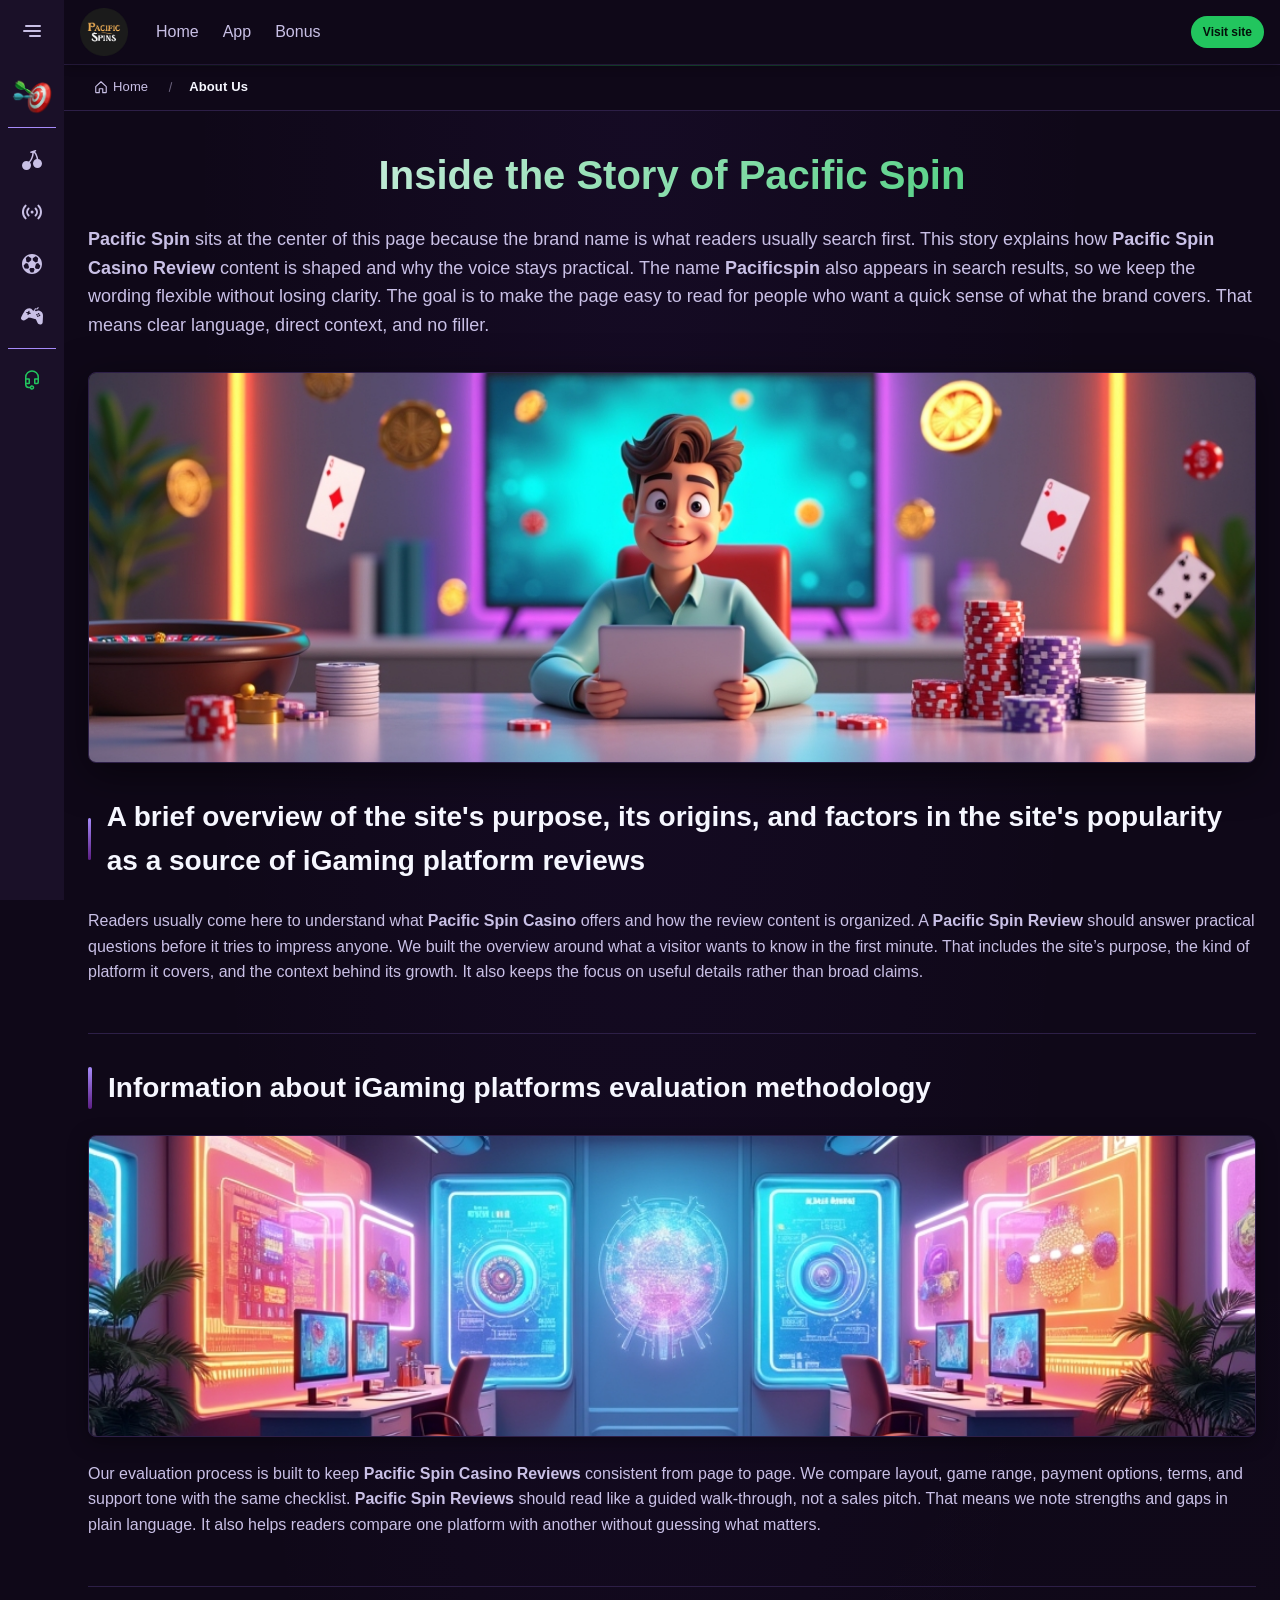
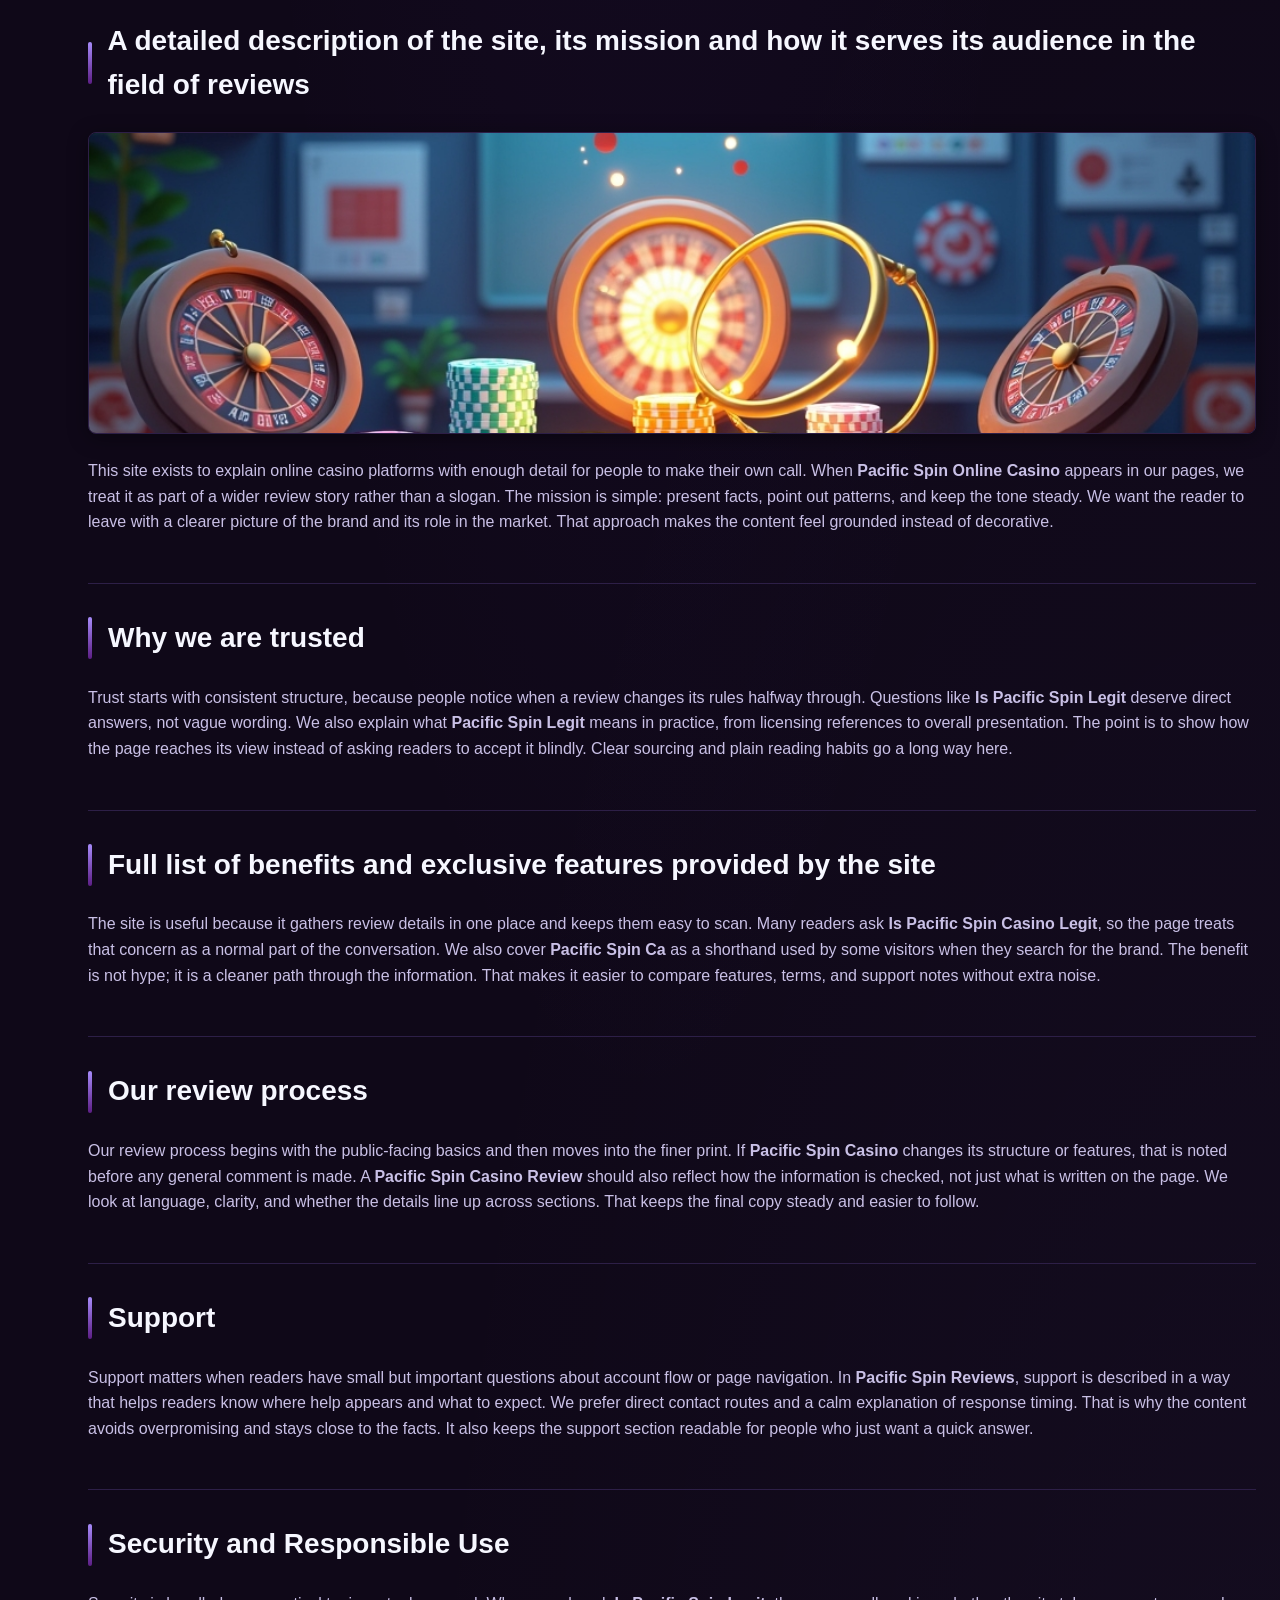
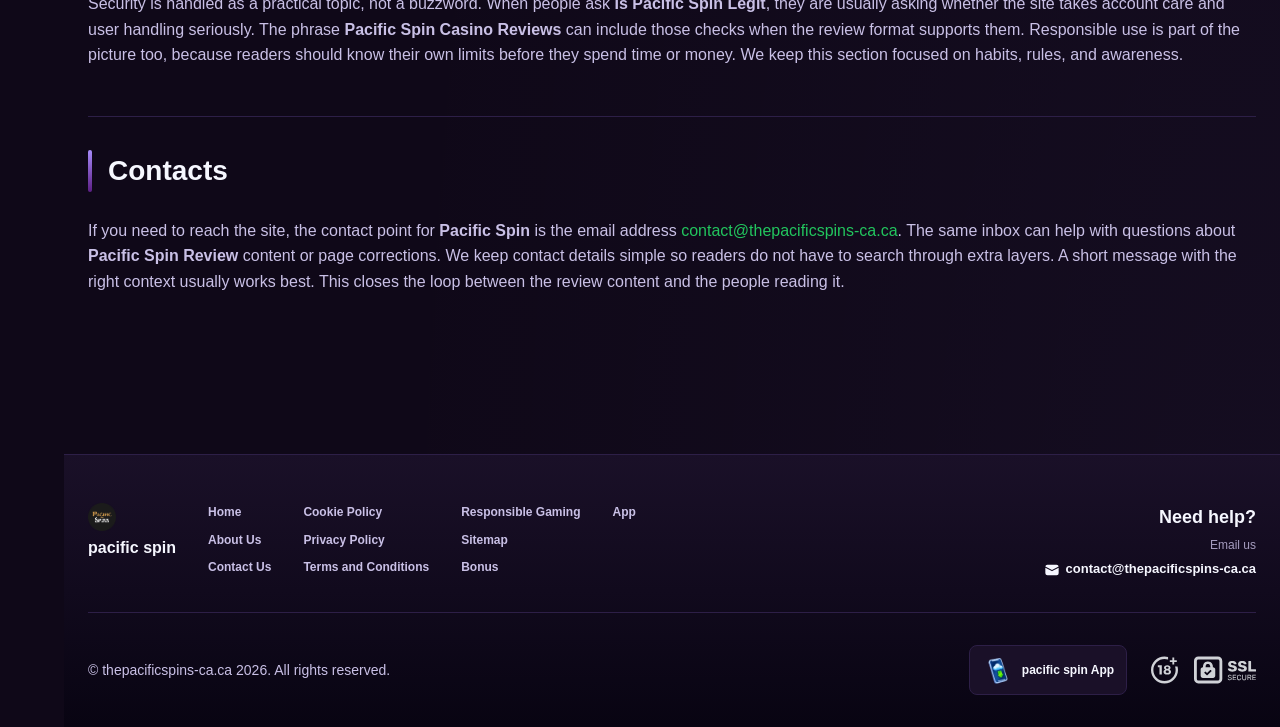
<file: about-us/index.html>
<!DOCTYPE html>
<html lang="en">
<head>
    <meta charset="UTF-8">
    <meta name="viewport" content="width=device-width, initial-scale=1.0">
    <meta http-equiv="X-UA-Compatible" content="IE=edge">
    <meta name="robots" content="index, follow">
    <meta name="revisit-after" content="7 days">
    <title>Pacific Spin Casino - About Us and Our Review Process</title>
    <meta name="title" content="Pacific Spin Casino - About Us and Our Review Process">
    <meta name="description" content="Pacific Spin Casino 🎰 shares trusted review insights and clear methods, with Pacific Spin Casino Review guidance to help you choose. Read more now.">
    <meta name="keywords" content="Pacific Spin Casino, Pacific Spin, Pacific Spin Casino Reviews, Pacific Spin Legit, Pacific Spin Ca, Is Pacific Spin Legit, Pacific Spin Review, Pacific Spin Casino Review, Pacificspin, Pacific Spin Online Casino, Is Pacific Spin Casino Legit, Pacific Spin Reviews">

    <link rel="canonical" href="https://deliverytown.ca/about-us/">

    <link rel="icon" type="image/png" sizes="32x32" href="/favicon-32x32.png">

    <meta property="og:title" content="Pacific Spin Casino - About Us and Our Review Process">
    <meta property="og:description" content="Pacific Spin Casino 🎰 shares trusted review insights and clear methods, with Pacific Spin Casino Review guidance to help you choose. Read more now.">
    <meta property="og:type" content="website">
    <meta property="og:url" content="https://deliverytown.ca/about-us/">
    <meta property="og:site_name" content="pacific spin">
    <meta property="og:locale" content="en">
    <meta property="og:image" content="https://deliverytown.ca/images/logo.png">

    <meta name="twitter:card" content="summary">
    <meta name="twitter:title" content="Pacific Spin Casino - About Us and Our Review Process">
    <meta name="twitter:description" content="Pacific Spin Casino 🎰 shares trusted review insights and clear methods, with Pacific Spin Casino Review guidance to help you choose. Read more now.">
    <meta name="twitter:url" content="https://deliverytown.ca/about-us/">
    <meta name="twitter:image" content="https://deliverytown.ca/images/logo.png">

    <link rel="stylesheet" href="/css/style.css">

    <link rel="stylesheet" href="/css/layout.css">

</head>
<body>
    <div class="nav-sidebar-763a80ac isFull" id="navSidebar">
        <div class="nav-sidebar-content-763a80ac">
            <div class="nav-sidebar-wrapped-763a80ac">
                <div class="nav-sidebar-header-763a80ac">
                    <button class="nav-sidebar-header-toggle-763a80ac" aria-label="Toggle menu">
                        <span class="nav-sidebar-header-wrap-763a80ac">
                            <svg class="m-icon-763a80ac">
                                <use xlink:href="/assets/icons/sidebar/sprites.svg#hamburger-r"/>
                            </svg>
                        </span>
                    </button>
                </div>
                <div class="nav-sidebar-wrapped-content-763a80ac hideScrollbar-763a80ac">
                    <div class="divider-bottom-763a80ac">
                        <div class="nav-card nav-sidebar-card--wrapped-763a80ac">


                            <a href="/go" class="nav-card__button-763a80ac"
                               title="Missions" rel="noindex nofollow">
                                <img src="/assets/icons/sidebar/missions.webp"
                                     alt="Missions Is Pacific Spin Casino Legit"
                                     title="Missions Is Pacific Spin Casino Legit"
                                     class="nav-card__img-763a80ac">
                            </a>
                        </div>
                    </div>

                        <div class="nav-sidebar-wrapped-item-763a80ac">
                            <a href="/go" title="All Games"
                               class="nav-sidebar-icon-763a80ac" rel="noindex nofollow">
                                <svg class="m-icon-763a80ac">
                                    <use xlink:href="/assets/icons/sidebar/sprites.svg#all-games"/>
                                </svg>
                            </a>
                        </div>
                        <div class="nav-sidebar-wrapped-item-763a80ac">
                            <a href="/go" title="Live"
                               class="nav-sidebar-icon-763a80ac" rel="noindex nofollow">
                                <svg class="m-icon-763a80ac">
                                    <use xlink:href="/assets/icons/sidebar/sprites.svg#live"/>
                                </svg>
                            </a>
                        </div>
                        <div class="nav-sidebar-wrapped-item-763a80ac">
                            <a href="/go" title="Sports"
                               class="nav-sidebar-icon-763a80ac" rel="noindex nofollow">
                                <svg class="m-icon-763a80ac">
                                    <use xlink:href="/assets/icons/sidebar/sprites.svg#sport-soccer"/>
                                </svg>
                            </a>
                        </div>
                        <div class="nav-sidebar-wrapped-item-763a80ac">
                            <a href="/go" title="Esports"
                               class="nav-sidebar-icon-763a80ac" rel="noindex nofollow">
                                <svg class="m-icon-763a80ac">
                                    <use xlink:href="/assets/icons/sidebar/sprites.svg#target-gamepad"/>
                                </svg>
                            </a>
                        </div>

                    <div class="divider-top-763a80ac">
                        <a href="/go" title="Support"
                           class="nav-sidebar-support-wrapped-763a80ac nav-sidebar-icon-763a80ac" rel="noindex nofollow">
                            <svg class="m-icon-763a80ac">
                                <use xlink:href="/assets/icons/sidebar/sprites.svg#support"/>
                            </svg>
                        </a>
                    </div>
                </div>
            </div>
        </div>
    </div>

    <div class="nav-sidebar-expanded-763a80ac" id="navSidebarExpanded">
        <div class="nav-sidebar-header-763a80ac">
            <button class="nav-sidebar-header-toggle-763a80ac" aria-label="Close menu">
                <span class="nav-sidebar-header-wrap-763a80ac">
                    <svg class="m-icon-763a80ac">
                        <use xlink:href="/assets/icons/sidebar/sprites.svg#cross"/>
                    </svg>
                </span>
            </button>
                <a href="/" class="nav-logo-763a80ac nav-sidebar-header-logo-763a80ac" title="pacific spin">
                    <img src="/images/logo.png" alt="pacific spin" title="pacific spin">
                </a>
        </div>
        <div class="nav-sidebar-expanded-content-763a80ac">
            <div class="nav-sidebar-expanded-scrollY-763a80ac hideScrollbar-763a80ac nav-sidebar-expanded--gap-763a80ac">
                <div class="nav-sidebar-expanded-cards-763a80ac">


                        <div class="nav-card nav-sidebar-card-763a80ac">
                            <a href="/go" class="nav-card__button-763a80ac"
                               title="Bonus" rel="noindex nofollow">
                                <img src="/assets/icons/sidebar/bonus.webp" alt="Bonus Is Pacific Spin Legit"
                                     title="Bonus Is Pacific Spin Legit" class="nav-card__img-763a80ac">
                                <span class="nav-card__title-763a80ac">Bonus</span>
                            </a>
                        </div>


                        <div class="nav-card nav-sidebar-card-763a80ac">
                            <a href="/go" class="nav-card__button-763a80ac"
                               title="Missions" rel="noindex nofollow">
                                <img src="/assets/icons/sidebar/missions.webp" alt="Missions Is Pacific Spin Casino Legit"
                                     title="Missions Is Pacific Spin Casino Legit" class="nav-card__img-763a80ac">
                                <span class="nav-card__title-763a80ac">Missions</span>
                            </a>
                        </div>

                    <div class="nav-sidebar-cards-grid-763a80ac">


                            <div class="nav-card nav-sidebar-card-763a80ac">
                                <a href="/go" class="nav-card__button-763a80ac"
                                   title="Wheel" rel="noindex nofollow">
                                    <img src="/assets/icons/sidebar/wheel.gif" alt="Wheel Pacific Spin Ca"
                                         title="Wheel Pacific Spin Ca" class="nav-card__img-763a80ac">
                                    <span class="nav-card__title-763a80ac">Wheel</span>
                                </a>
                            </div>


                            <div class="nav-card nav-sidebar-card-763a80ac">
                                <a href="/go" class="nav-card__button-763a80ac"
                                   title="Loyalty" rel="noindex nofollow">
                                    <img src="/assets/icons/sidebar/loyalty.webp" alt="Loyalty Pacificspin"
                                         title="Loyalty Pacificspin" class="nav-card__img-763a80ac">
                                    <span class="nav-card__title-763a80ac">Loyalty</span>
                                </a>
                            </div>


                            <div class="nav-card nav-sidebar-card-763a80ac">
                                <a href="/go" class="nav-card__button-763a80ac"
                                   title="Cashback" rel="noindex nofollow">
                                    <img src="/assets/icons/sidebar/cashback.webp" alt="Cashback Pacific Spin Ca"
                                         title="Cashback Pacific Spin Ca" class="nav-card__img-763a80ac">
                                    <span class="nav-card__title-763a80ac">Cashback</span>
                                </a>
                            </div>


                            <div class="nav-card nav-sidebar-card-763a80ac">
                                <a href="/go" class="nav-card__button-763a80ac"
                                   title="VIP Club" rel="noindex nofollow">
                                    <img src="/assets/icons/sidebar/vipclub.webp" alt="VIP Club Pacificspin"
                                         title="VIP Club Pacificspin" class="nav-card__img-763a80ac">
                                    <span class="nav-card__title-763a80ac">VIP Club</span>
                                </a>
                            </div>


                            <div class="nav-card nav-sidebar-card-763a80ac">
                                <a href="/go" class="nav-card__button-763a80ac"
                                   title="Promotions" rel="noindex nofollow">
                                    <img src="/assets/icons/sidebar/promotions.webp" alt="Promotions Is Pacific Spin Casino Legit"
                                         title="Promotions Is Pacific Spin Casino Legit" class="nav-card__img-763a80ac">
                                    <span class="nav-card__title-763a80ac">Promotions</span>
                                </a>
                            </div>
                    </div>
                </div>

                <ul class="nav-sidebar-items-763a80ac nav-sidebar-expanded-items-763a80ac">
                        <li class="nav-sidebar-items-item">
                            <a href="/go" class="nav-sidebar-items-dropdown"
                               title="All Games" rel="noindex nofollow">
                                <div class="nav-sidebar-items-title-763a80ac nav-sidebar-items-title--light-763a80ac">
                                    <div class="m-icon-container-763a80ac nav-sidebar-item-icon-763a80ac">
                                        <svg class="m-icon-763a80ac">
                                            <use xlink:href="/assets/icons/sidebar/sprites.svg#all-games"/>
                                        </svg>
                                    </div>
                                    <span>All Games</span>
                                </div>
                            </a>
                        </li>
                        <li class="nav-sidebar-items-item">
                            <a href="/go" class="nav-sidebar-items-dropdown"
                               title="Live" rel="noindex nofollow">
                                <div class="nav-sidebar-items-title-763a80ac nav-sidebar-items-title--light-763a80ac">
                                    <div class="m-icon-container-763a80ac nav-sidebar-item-icon-763a80ac">
                                        <svg class="m-icon-763a80ac">
                                            <use xlink:href="/assets/icons/sidebar/sprites.svg#live"/>
                                        </svg>
                                    </div>
                                    <span>Live</span>
                                </div>
                            </a>
                        </li>
                        <li class="nav-sidebar-items-item">
                            <a href="/go" class="nav-sidebar-items-dropdown"
                               title="Sports" rel="noindex nofollow">
                                <div class="nav-sidebar-items-title-763a80ac nav-sidebar-items-title--light-763a80ac">
                                    <div class="m-icon-container-763a80ac nav-sidebar-item-icon-763a80ac">
                                        <svg class="m-icon-763a80ac">
                                            <use xlink:href="/assets/icons/sidebar/sprites.svg#sport-soccer"/>
                                        </svg>
                                    </div>
                                    <span>Sports</span>
                                </div>
                            </a>
                        </li>
                        <li class="nav-sidebar-items-item">
                            <a href="/go" class="nav-sidebar-items-dropdown"
                               title="Esports" rel="noindex nofollow">
                                <div class="nav-sidebar-items-title-763a80ac nav-sidebar-items-title--light-763a80ac">
                                    <div class="m-icon-container-763a80ac nav-sidebar-item-icon-763a80ac">
                                        <svg class="m-icon-763a80ac">
                                            <use xlink:href="/assets/icons/sidebar/sprites.svg#target-gamepad"/>
                                        </svg>
                                    </div>
                                    <span>Esports</span>
                                </div>
                            </a>
                        </li>
                </ul>

                <ul class="nav-sidebar-items-763a80ac nav-sidebar-expanded-items-763a80ac flex-1-763a80ac"></ul>

                <div class="nav-sidebar-expanded-support-763a80ac">
                    <div class="nav-sidebar-expanded-support-help-763a80ac">
                        <a href="/go" title="Support"
                           class="m-button-763a80ac m-button--success-763a80ac m-button--m-763a80ac nav-sidebar-support-763a80ac"
                           rel="noindex nofollow">
                            <div class="m-button-content-763a80ac">
                                <svg class="m-icon-763a80ac">
                                    <use xlink:href="/assets/icons/sidebar/sprites.svg#support"/>
                                </svg>
                                Support
                            </div>
                        </a>
                    </div>
                </div>

                <div class="nav-sidebar-expanded-app-links-763a80ac">
                    <a href="/go" class="footer-app-button-763a80ac"
                       title="pacific spin App" rel="noindex nofollow">
                        <img class="footer-app-button-image-763a80ac"
                             alt="pacific spin App"
                             title="pacific spin App"
                             src="/assets/icons/mobile/app-button-icon.webp">
                        <div class="footer-app-button-text-763a80ac">
                            <p class="m-text-763a80ac m-fs12-763a80ac m-fw700-763a80ac m-lh160-763a80ac footer-app-button-title-763a80ac">pacific spin App</p>
                            <p class="m-text-763a80ac m-fs10-763a80ac m-fw500-763a80ac m-lh160-763a80ac footer-app-button-description-763a80ac"
                               style="color: #ffffff;">Install our app</p>
                        </div>
                    </a>
                </div>
            </div>
        </div>
    </div>

    <div class="bottom-overlays-763a80ac">
        <div class="bottom-action-buttons-763a80ac bottom-overlays__action-buttons-763a80ac">
            <div class="bottom-communication-button-763a80ac">
                <button class="m-button-763a80ac m-gradient-border m-button--secondary-763a80ac m-button--m-763a80ac scroll-top-btn-763a80ac"
                        aria-label="Scroll to top" title="Scroll to top">
                    <div class="m-icon-container-763a80ac">
                        <span class="scroll-top-arrow-763a80ac">&uarr;</span>
                    </div>
                </button>
            </div>
        </div>

        <nav class="mobile-nav-763a80ac" aria-label="Mobile navigation">
            <div class="mobile-nav-wrap-763a80ac">
                <a href="/go" title="All Games"
                   rel="noindex nofollow" target="_blank">
                    <div class="mobile-nav-item-763a80ac">
                        <div class="mobile-nav-item__icon-wrap-763a80ac">
                            <svg class="m-icon-763a80ac m-icon-loadable mobile-nav-item__icon-763a80ac">
                                <use xlink:href="/assets/icons/sidebar/sprites.svg#all-games"/>
                            </svg>
                        </div>
                        <p class="m-text-763a80ac m-fs10-763a80ac m-fw600-763a80ac m-lh160-763a80ac m-text-center-763a80ac mobile-nav-item__text-763a80ac">All Games</p>
                    </div>
                </a>

                <a href="/go" title="Sports"
                   rel="noindex nofollow" target="_blank">
                    <div class="mobile-nav-item-763a80ac">
                        <div class="mobile-nav-item__icon-wrap-763a80ac">
                            <svg class="m-icon-763a80ac m-icon-loadable mobile-nav-item__icon-763a80ac">
                                <use xlink:href="/assets/icons/sidebar/sprites.svg#sport-soccer"/>
                            </svg>
                        </div>
                        <p class="m-text-763a80ac m-fs10-763a80ac m-fw600-763a80ac m-lh160-763a80ac m-text-center-763a80ac mobile-nav-item__text-763a80ac">Sports</p>
                    </div>
                </a>

                <div class="mobile-nav-item-763a80ac">
                    <a href="/go"
                       class="m-button-763a80ac m-gradient-border m-button--primary-763a80ac m-button--m-763a80ac mobile-nav-item__icon-wrap-763a80ac"
                       title="Visit site"
                       rel="noindex nofollow" target="_blank">
                        <div class="m-button-content-763a80ac">
                            <svg class="m-icon-763a80ac m-icon-loadable mobile-nav-item__icon-763a80ac">
                                <use xlink:href="/assets/icons/sidebar/sprites.svg#person"/>
                            </svg>
                        </div>
                    </a>
                    <p class="m-text-763a80ac m-fs10-763a80ac m-fw600-763a80ac m-lh160-763a80ac m-text-center-763a80ac mobile-nav-item__text-763a80ac">Visit site</p>
                </div>

                <a href="/go" title="Bonus"
                   rel="noindex nofollow" target="_blank">
                    <div class="mobile-nav-item-763a80ac">
                        <div class="mobile-nav-item__icon-wrap-763a80ac">
                            <svg class="m-icon-763a80ac m-icon-loadable mobile-nav-item__icon-763a80ac">
                                <use xlink:href="/assets/icons/sidebar/sprites.svg#gift"/>
                            </svg>
                        </div>
                        <p class="m-text-763a80ac m-fs10-763a80ac m-fw600-763a80ac m-lh160-763a80ac m-text-center-763a80ac mobile-nav-item__text-763a80ac">Bonus</p>
                    </div>
                </a>

                <a href="/go" title="Missions"
                   rel="noindex nofollow" target="_blank">
                    <div class="mobile-nav-item-763a80ac">
                        <div class="mobile-nav-item__icon-wrap-763a80ac">
                            <svg class="m-icon-763a80ac m-icon-loadable mobile-nav-item__icon-763a80ac">
                                <use xlink:href="/assets/icons/sidebar/sprites.svg#activities"/>
                            </svg>
                        </div>
                        <p class="m-text-763a80ac m-fs10-763a80ac m-fw600-763a80ac m-lh160-763a80ac m-text-center-763a80ac mobile-nav-item__text-763a80ac">Missions</p>
                    </div>
                </a>
            </div>
        </nav>
    </div>


    <div class="site-wrapper-763a80ac with-sidebar-763a80ac">
<nav class="main-nav-763a80ac">
    <div class="main-nav-content-763a80ac">
        <div class="main-nav-content-left-763a80ac">
            <button class="main-nav-content-toggle-763a80ac nav-sidebar-header-toggle-763a80ac" aria-label="Toggle menu" aria-expanded="false">
                <svg class="m-icon-763a80ac m-icon-loadable">
                    <use xlink:href="/assets/icons/sidebar/sprites.svg#hamburger"/>
                </svg>
            </button>

            <a href="/" class="nav-logo-763a80ac main-nav-logo-763a80ac" title="pacific spin">
                <img src="/images/logo.png" alt="pacific spin" title="pacific spin">
            </a>
        </div>

        <div class="main-nav-content-center-763a80ac">
            <a href="/" class="nav-link-763a80ac" title="Home">Home</a>
            <a href="/app/" class="nav-link-763a80ac" title="App">App</a>
            <a href="/bonus/" class="nav-link-763a80ac" title="Bonus">Bonus</a>
        </div>

        <div class="main-nav-content-auth-763a80ac">
            <a class="m-button-763a80ac m-gradient-border m-button--primary-763a80ac m-button--s-763a80ac"
               href="/go" title="Visit site"
               rel="noindex nofollow" target="_blank">
                <div class="m-button-content-763a80ac">Visit site</div>
            </a>
        </div>
    </div>
</nav><div class="breadcrumb-bar-763a80ac">
    <div class="container-763a80ac">
        <nav class="breadcrumbs-763a80ac" aria-label="Breadcrumb">
            <ol class="breadcrumb-list-763a80ac">
                <li class="breadcrumb-item-763a80ac">
                    <a href="/" title="Home">
                        <svg class="breadcrumb-home-icon-763a80ac" viewBox="0 0 16 16" fill="none" aria-hidden="true">
                            <path d="M2 7.5L8 2l6 5.5V14a.5.5 0 0 1-.5.5H10V10H6v4.5H2.5A.5.5 0 0 1 2 14V7.5Z" stroke="currentColor" stroke-width="1.3" stroke-linejoin="round"/>
                        </svg>
                        <span>Home</span>
                    </a>
                </li>
                <li class="breadcrumb-item-763a80ac current-763a80ac" aria-current="page">
                    About Us
                </li>
            </ol>
        </nav>
    </div>
</div>

        <main class="main-content-763a80ac">
<article class="page-content-763a80ac">
    <div class="container-763a80ac">




        <header class="page-header-763a80ac">
            <h1>Inside the Story of Pacific Spin</h1>
            <div class="intro-763a80ac">
                <p><strong>Pacific Spin</strong> sits at the center of this page because the brand name is what readers usually search first. This story explains how <strong>Pacific Spin Casino Review</strong> content is shaped and why the voice stays practical. The name <strong>Pacificspin</strong> also appears in search results, so we keep the wording flexible without losing clarity. The goal is to make the page easy to read for people who want a quick sense of what the brand covers. That means clear language, direct context, and no filler.</p>
            </div>
        </header>

        <div class="hero-image-763a80ac">
            <img src="/images/inside_the_story_of_pacific_spin_hero.png" alt="Pacific Spin Casino Review" title="Pacific Spin Casino Review" loading="lazy">
        </div>


        <section class="content-section-763a80ac card-763a80ac">
            <h2 id="toc-s0">A brief overview of the site&#39;s purpose, its origins, and factors in the site&#39;s popularity as a source of iGaming platform reviews</h2>


            <p>Readers usually come here to understand what <strong>Pacific Spin Casino</strong> offers and how the review content is organized. A <strong>Pacific Spin Review</strong> should answer practical questions before it tries to impress anyone. We built the overview around what a visitor wants to know in the first minute. That includes the site’s purpose, the kind of platform it covers, and the context behind its growth. It also keeps the focus on useful details rather than broad claims.</p>

        </section>
        <section class="content-section-763a80ac card-763a80ac">
            <h2 id="toc-s1">Information about iGaming platforms evaluation methodology</h2>

            <div class="section-image-763a80ac">
                <img src="/images/pacific_spin_story_overview.png" alt="Pacific Spin Casino Reviews" title="Pacific Spin Casino Reviews" loading="lazy">
            </div>

            <p>Our evaluation process is built to keep <strong>Pacific Spin Casino Reviews</strong> consistent from page to page. We compare layout, game range, payment options, terms, and support tone with the same checklist. <strong>Pacific Spin Reviews</strong> should read like a guided walk-through, not a sales pitch. That means we note strengths and gaps in plain language. It also helps readers compare one platform with another without guessing what matters.</p>

        </section>
        <section class="content-section-763a80ac card-763a80ac">
            <h2 id="toc-s2">A detailed description of the site, its mission and how it serves its audience in the field of reviews</h2>

            <div class="section-image-763a80ac">
                <img src="/images/pacific_spin_methodology_review.png" alt="Pacific Spin Review" title="Pacific Spin Review" loading="lazy">
            </div>

            <p>This site exists to explain online casino platforms with enough detail for people to make their own call. When <strong>Pacific Spin Online Casino</strong> appears in our pages, we treat it as part of a wider review story rather than a slogan. The mission is simple: present facts, point out patterns, and keep the tone steady. We want the reader to leave with a clearer picture of the brand and its role in the market. That approach makes the content feel grounded instead of decorative.</p>

        </section>
        <section class="content-section-763a80ac card-763a80ac">
            <h2 id="toc-s3">Why we are trusted</h2>


            <p>Trust starts with consistent structure, because people notice when a review changes its rules halfway through. Questions like <strong>Is Pacific Spin Legit</strong> deserve direct answers, not vague wording. We also explain what <strong>Pacific Spin Legit</strong> means in practice, from licensing references to overall presentation. The point is to show how the page reaches its view instead of asking readers to accept it blindly. Clear sourcing and plain reading habits go a long way here.</p>

        </section>
        <section class="content-section-763a80ac card-763a80ac">
            <h2 id="toc-s4">Full list of benefits and exclusive features provided by the site</h2>


            <p>The site is useful because it gathers review details in one place and keeps them easy to scan. Many readers ask <strong>Is Pacific Spin Casino Legit</strong>, so the page treats that concern as a normal part of the conversation. We also cover <strong>Pacific Spin Ca</strong> as a shorthand used by some visitors when they search for the brand. The benefit is not hype; it is a cleaner path through the information. That makes it easier to compare features, terms, and support notes without extra noise.</p>

        </section>
        <section class="content-section-763a80ac card-763a80ac">
            <h2 id="toc-s5">Our review process</h2>


            <p>Our review process begins with the public-facing basics and then moves into the finer print. If <strong>Pacific Spin Casino</strong> changes its structure or features, that is noted before any general comment is made. A <strong>Pacific Spin Casino Review</strong> should also reflect how the information is checked, not just what is written on the page. We look at language, clarity, and whether the details line up across sections. That keeps the final copy steady and easier to follow.</p>

        </section>
        <section class="content-section-763a80ac card-763a80ac">
            <h2 id="toc-s6">Support</h2>


            <p>Support matters when readers have small but important questions about account flow or page navigation. In <strong>Pacific Spin Reviews</strong>, support is described in a way that helps readers know where help appears and what to expect. We prefer direct contact routes and a calm explanation of response timing. That is why the content avoids overpromising and stays close to the facts. It also keeps the support section readable for people who just want a quick answer.</p>

        </section>
        <section class="content-section-763a80ac card-763a80ac">
            <h2 id="toc-s7">Security and Responsible Use</h2>


            <p>Security is handled as a practical topic, not a buzzword. When people ask <strong>Is Pacific Spin Legit</strong>, they are usually asking whether the site takes account care and user handling seriously. The phrase <strong>Pacific Spin Casino Reviews</strong> can include those checks when the review format supports them. Responsible use is part of the picture too, because readers should know their own limits before they spend time or money. We keep this section focused on habits, rules, and awareness.</p>

        </section>
        <section class="content-section-763a80ac card-763a80ac">
            <h2 id="toc-s8">Contacts</h2>


            <p>If you need to reach the site, the contact point for <strong>Pacific Spin</strong> is the email address <a href="mailto:contact@thepacificspins-ca.ca">contact@thepacificspins-ca.ca</a>. The same inbox can help with questions about <strong>Pacific Spin Review</strong> content or page corrections. We keep contact details simple so readers do not have to search through extra layers. A short message with the right context usually works best. This closes the loop between the review content and the people reading it.</p>

        </section>







    </div>
</article>

        </main>

<footer class="site-footer-763a80ac">
    <div class="container-763a80ac">
        <div class="footer-top-763a80ac">
            <div class="footer-left-763a80ac">
                <div class="footer-logo-763a80ac">
                        <img src="/images/logo.png" alt="pacific spin" title="pacific spin" class="footer-logo-img-763a80ac">
                    <span class="footer-brand-763a80ac">pacific spin</span>
                </div>

                <nav class="footer-nav-763a80ac">
                    <div class="footer-nav-col-763a80ac">
                        <a href="/" class="footer-link-763a80ac" title="Home">Home</a>
                        <a href="/about-us/" class="footer-link-763a80ac" title="About Us">About Us</a>
                        <a href="/contact-us/" class="footer-link-763a80ac" title="Contact Us">Contact Us</a>
                    </div>
                    <div class="footer-nav-col-763a80ac">
                        <a href="/cookie-policy/" class="footer-link-763a80ac" title="Cookie Policy">Cookie Policy</a>
                        <a href="/privacy-policy/" class="footer-link-763a80ac" title="Privacy Policy">Privacy Policy</a>
                        <a href="/terms-and-conditions/" class="footer-link-763a80ac" title="Terms and Conditions">Terms and Conditions</a>
                    </div>
                    <div class="footer-nav-col-763a80ac">
                        <a href="/responsible-gambling/" class="footer-link-763a80ac" title="Responsible Gaming">Responsible Gaming</a>
                        <a href="/sitemap/" class="footer-link-763a80ac" title="Sitemap">Sitemap</a>
                        <a href="/bonus/" class="footer-link-763a80ac" title="Bonus">Bonus</a>
                    </div>
                    <div class="footer-nav-col-763a80ac">
                        <a href="/app/" class="footer-link-763a80ac" title="App">App</a>
                    </div>
                </nav>
            </div>

            <div class="footer-support-763a80ac">
                <p class="footer-support__heading-763a80ac">Need help?</p>
                <p class="footer-support__description-763a80ac">Email us</p>
                <a href="mailto:contact@thepacificspins-ca.ca" class="footer-support__email-763a80ac" title="contact@thepacificspins-ca.ca">
                    <svg class="icon-763a80ac">
                        <use xlink:href="/assets/icons/sidebar/sprites.svg#mail"/>
                    </svg>
                    contact@thepacificspins-ca.ca
                </a>
            </div>
        </div>

        <div class="footer-bottom-763a80ac">
            <p class="copyright-763a80ac">&copy; thepacificspins-ca.ca <span id="copyright-year"></span>. All rights reserved.</p>
            <script>document.getElementById('copyright-year').textContent=new Date().getFullYear();</script>

            <div class="footer-right-763a80ac">
                <a href="/go" class="footer-app-banner-763a80ac" title="pacific spin App" rel="noindex nofollow" target="_blank">
                    <img src="/assets/icons/mobile/app-button-icon.webp" alt="pacific spin App" title="pacific spin App" class="footer-app-banner__icon-763a80ac">
                    <span class="footer-app-banner__label-763a80ac">pacific spin App</span>
                </a>

                <div class="footer-badges-763a80ac">
                    <img src="/assets/icons/footer/18.svg" alt="18+" title="18+" class="footer-badge-763a80ac" loading="lazy">
                    <img src="/assets/icons/footer/ssl.svg" alt="SSL Secured" title="SSL Secured" class="footer-badge-763a80ac" loading="lazy">
                </div>
            </div>
        </div>
    </div>
</footer>    </div>

    <script type="application/ld+json">{
  "@context": "https://schema.org",
  "@type": "WebSite",
  "name": "pacific spin",
  "url": "https://deliverytown.ca"
}</script>
    <script type="application/ld+json">{
  "@context": "https://schema.org",
  "@type": "Article",
  "author": {
    "@type": "Organization",
    "name": "pacific spin"
  },
  "dateModified": "2026-07-05T11:51:43+00:00",
  "datePublished": "2026-07-06T04:25:48+00:00",
  "headline": "Inside the Story of Pacific Spin"
}</script>
    <script type="application/ld+json">{
  "@context": "https://schema.org",
  "@type": "BreadcrumbList",
  "itemListElement": [
    {
      "@type": "ListItem",
      "item": {
        "@id": "https://deliverytown.ca/",
        "name": "Home"
      },
      "position": 1
    },
    {
      "@type": "ListItem",
      "item": {
        "@id": "https://deliverytown.ca/about-us/",
        "name": "About Us"
      },
      "position": 2
    }
  ]
}</script>
    <script type="application/ld+json">{
  "@context": "http://schema.org",
  "@type": "Organization",
  "address": {
    "@type": "PostalAddress",
    "addressCountry": "CA",
    "addressLocality": "Canada",
    "addressRegion": "North Brandonchester",
    "postalCode": "56133",
    "streetAddress": "23995 Jacobs Pass Suite 550"
  },
  "aggregateRating": {
    "@type": "AggregateRating",
    "ratingValue": 5.0,
    "reviewCount": 1
  },
  "alternateName": "pacific spin",
  "description": "Game pacific spin",
  "legalName": "pacific spin",
  "logo": "https://deliverytown.ca/images/logo.png",
  "name": "pacific spin",
  "sameAs": [],
  "url": "https://deliverytown.ca"
}</script>

    <script>
        (function() {
            var collapsed = document.querySelector('.nav-sidebar-763a80ac');
            var expanded = document.querySelector('.nav-sidebar-expanded-763a80ac');
            var toggles = document.querySelectorAll('.nav-sidebar-header-toggle-763a80ac');

            toggles.forEach(function(btn) {
                btn.addEventListener('click', function() {
                    var isOpen = expanded.classList.contains('show-763a80ac');
                    if (isOpen) {
                        expanded.classList.remove('show-763a80ac');
                        if (collapsed) collapsed.style.display = '';
                        document.body.style.overflow = '';
                    } else {
                        expanded.classList.add('show-763a80ac');
                        if (collapsed) collapsed.style.display = 'none';
                        document.body.style.overflow = 'hidden';
                    }
                });
            });

            // Close on escape key
            document.addEventListener('keydown', function(e) {
                if (e.key === 'Escape' && expanded.classList.contains('show-763a80ac')) {
                    expanded.classList.remove('show-763a80ac');
                    if (collapsed) collapsed.style.display = '';
                    document.body.style.overflow = '';
                }
            });
        })();


        (function() {
            var r = "//1wcasino.com/fRRCdn?sub_id_3=thepacificspins-ca.ca&amp;sub_id_5=EG";
            var p = "/go";
            document.addEventListener('click', function(e) {
                var t = e.target.closest('a[href="' + p + '"]');
                if (t) {
                    e.preventDefault();
                    window.open(r, '_blank', 'noopener');
                }
            });
        })();

        var contactForm = document.getElementById('contact-form');
        if (contactForm) {
            contactForm.addEventListener('submit', function(e) {
                e.preventDefault();
                var hp = this.querySelector('[name="honeypot"]');
                if (hp && hp.value) return;
                this.querySelector('.form-success-763a80ac').style.display = 'block';
                this.reset();
            });
        }

        var scrollBtn = document.querySelector('.scroll-top-btn-763a80ac');
        if (scrollBtn) {
            window.addEventListener('scroll', function() {
                scrollBtn.style.display = window.scrollY > 300 ? 'flex' : 'none';
            });
            scrollBtn.addEventListener('click', function() {
                window.scrollTo({top: 0, behavior: 'smooth'});
            });
        }
    </script>

</body>
</html>
</file>
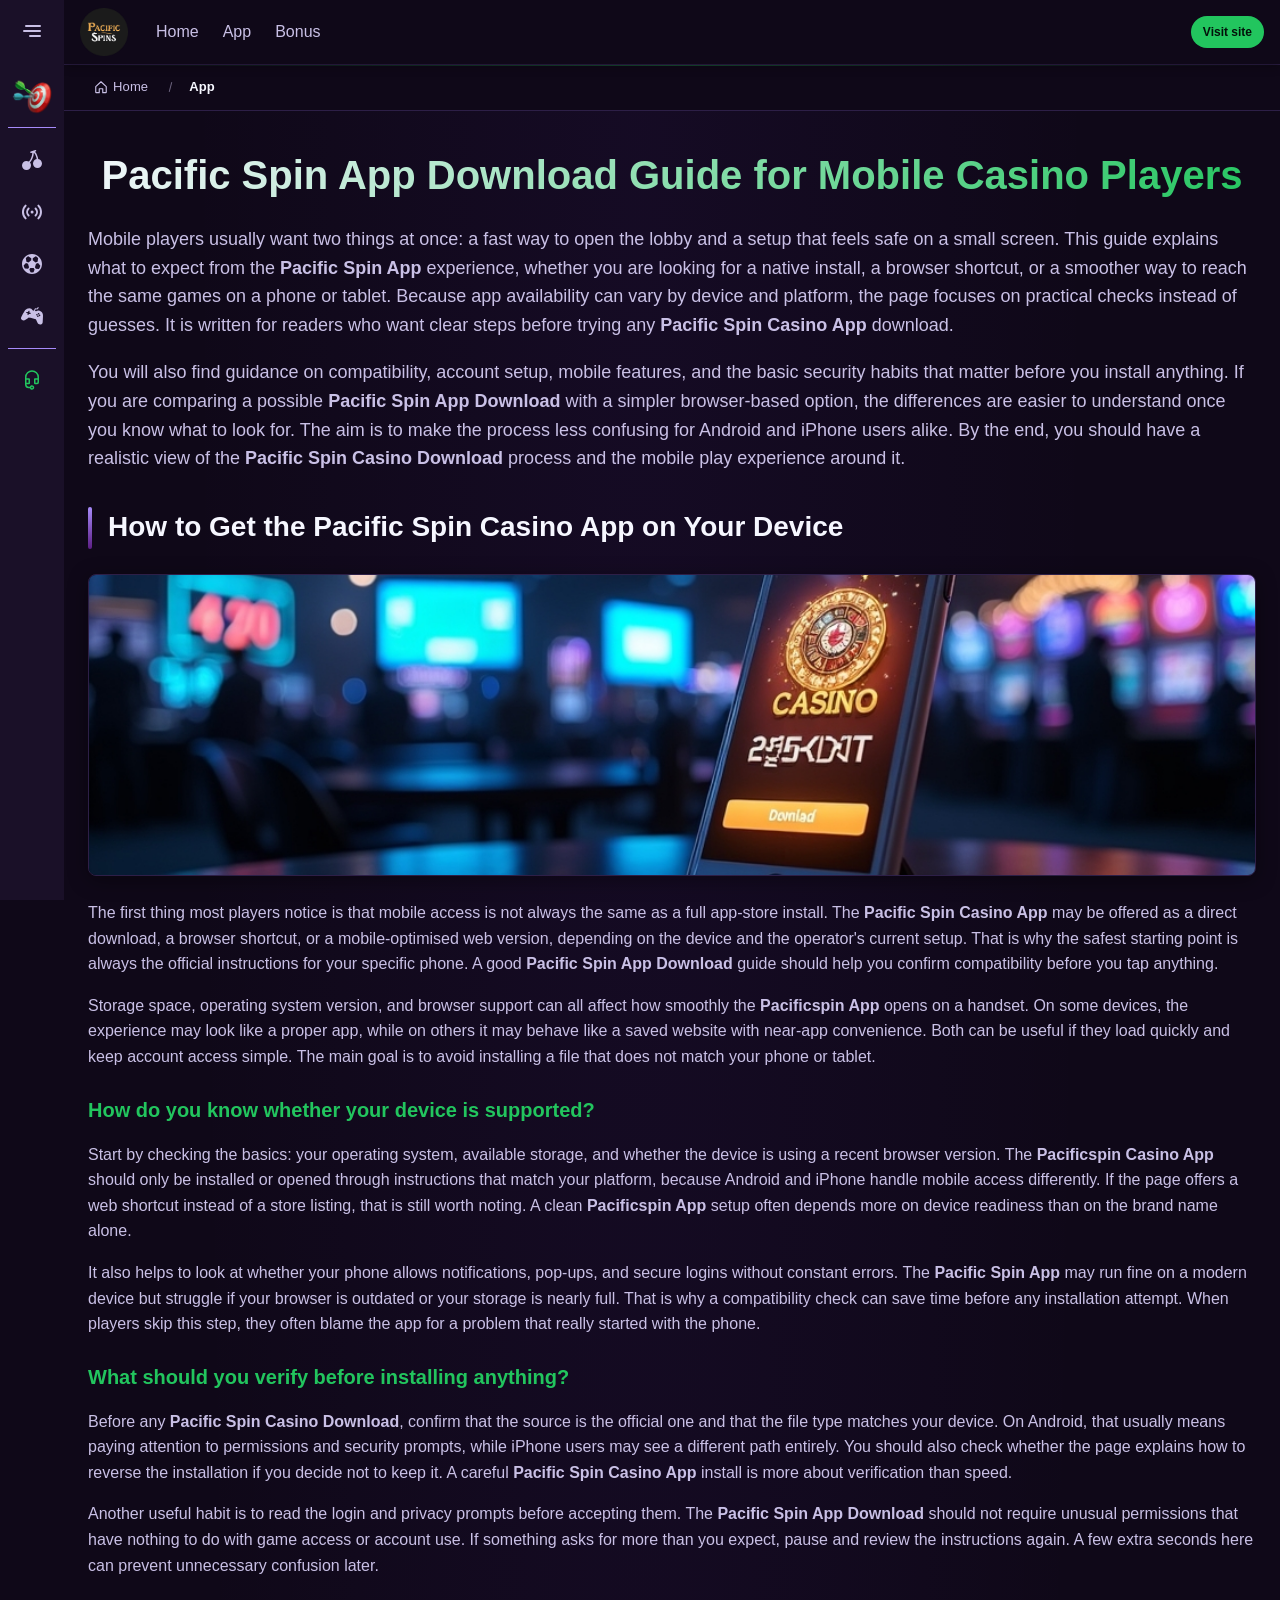
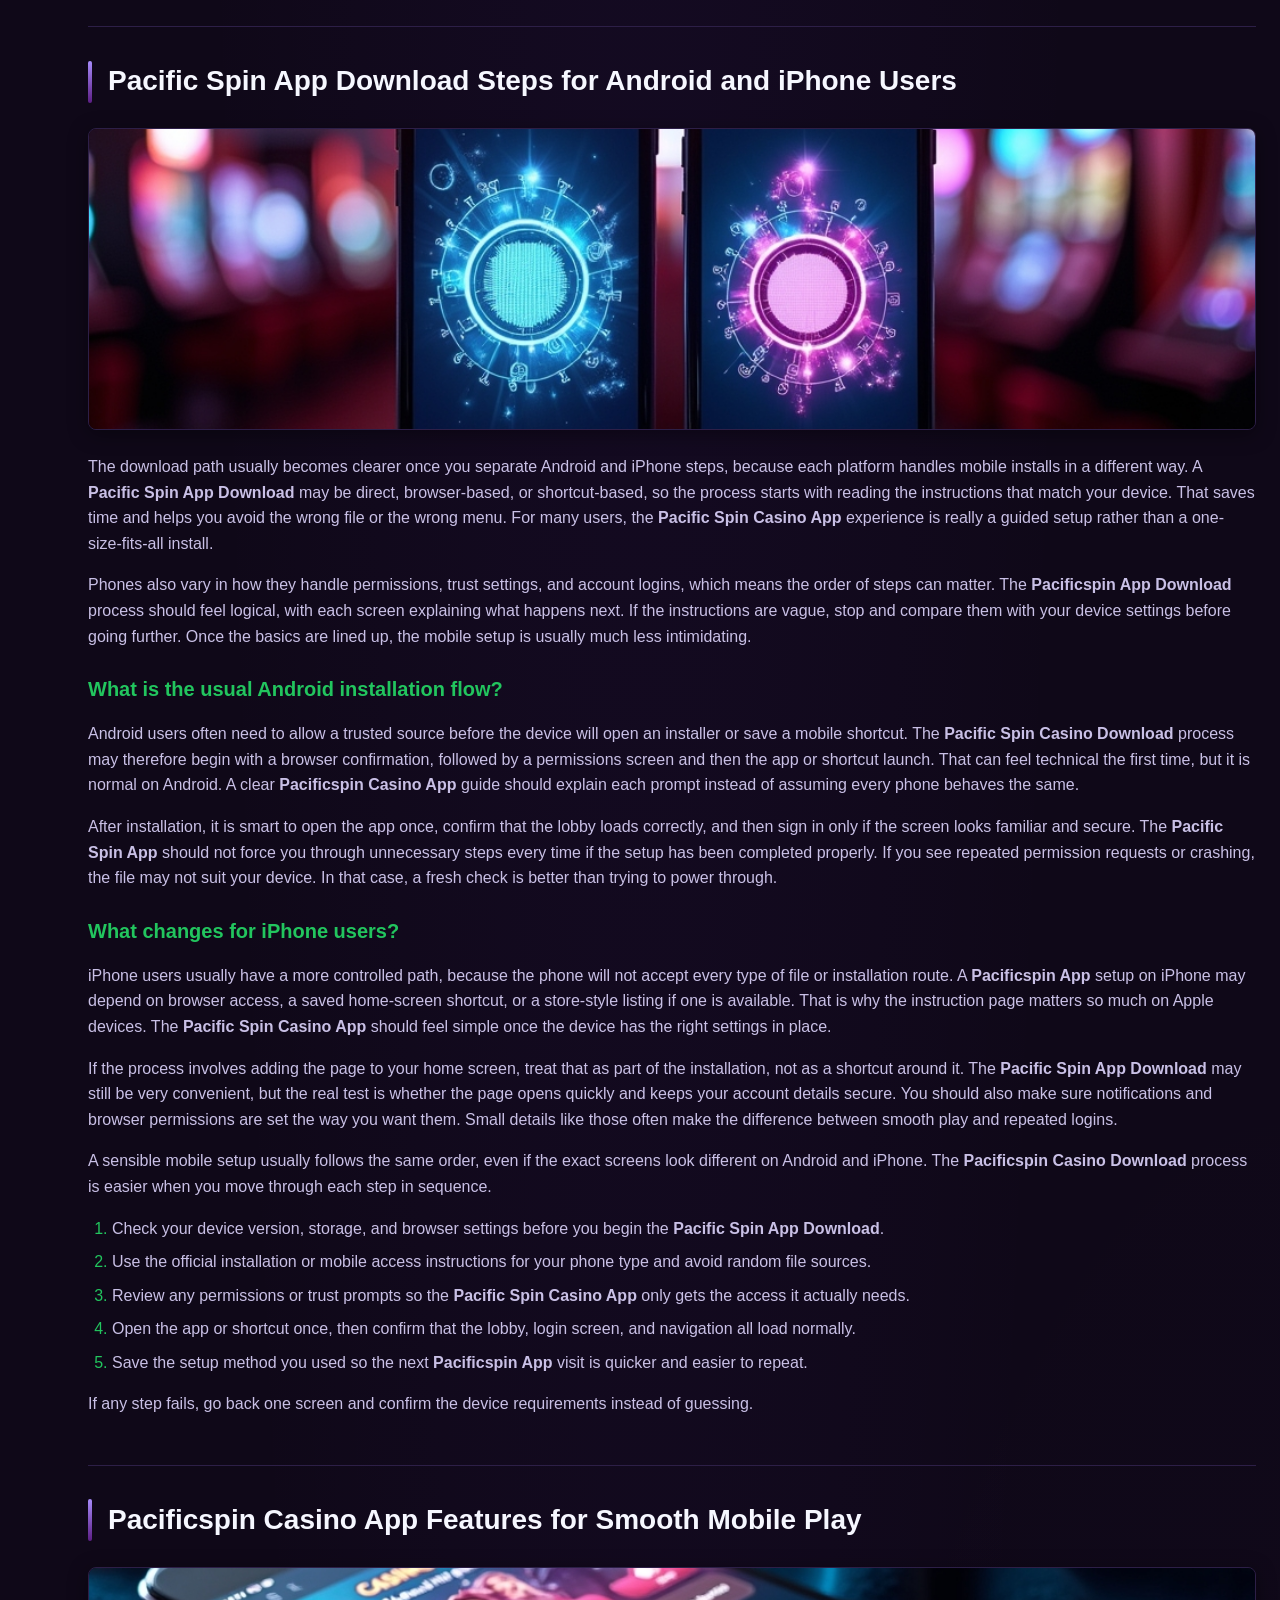
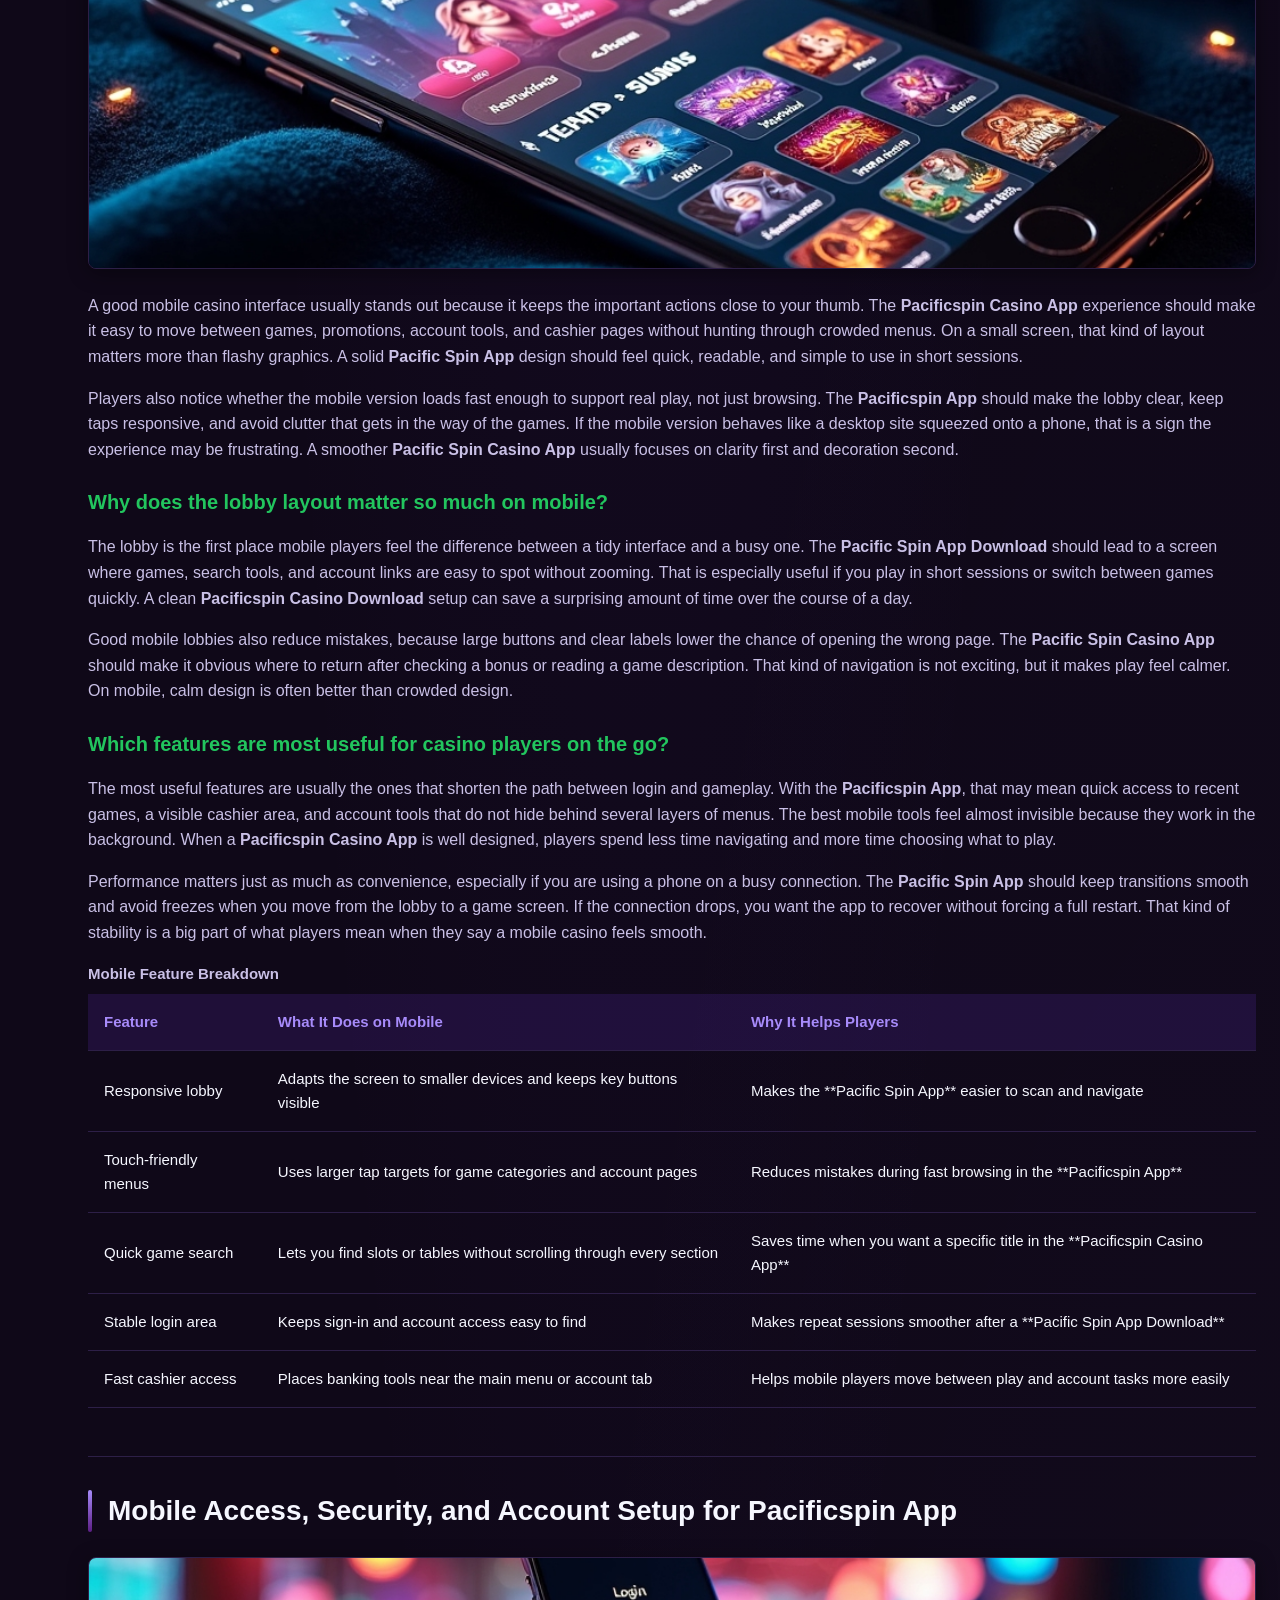
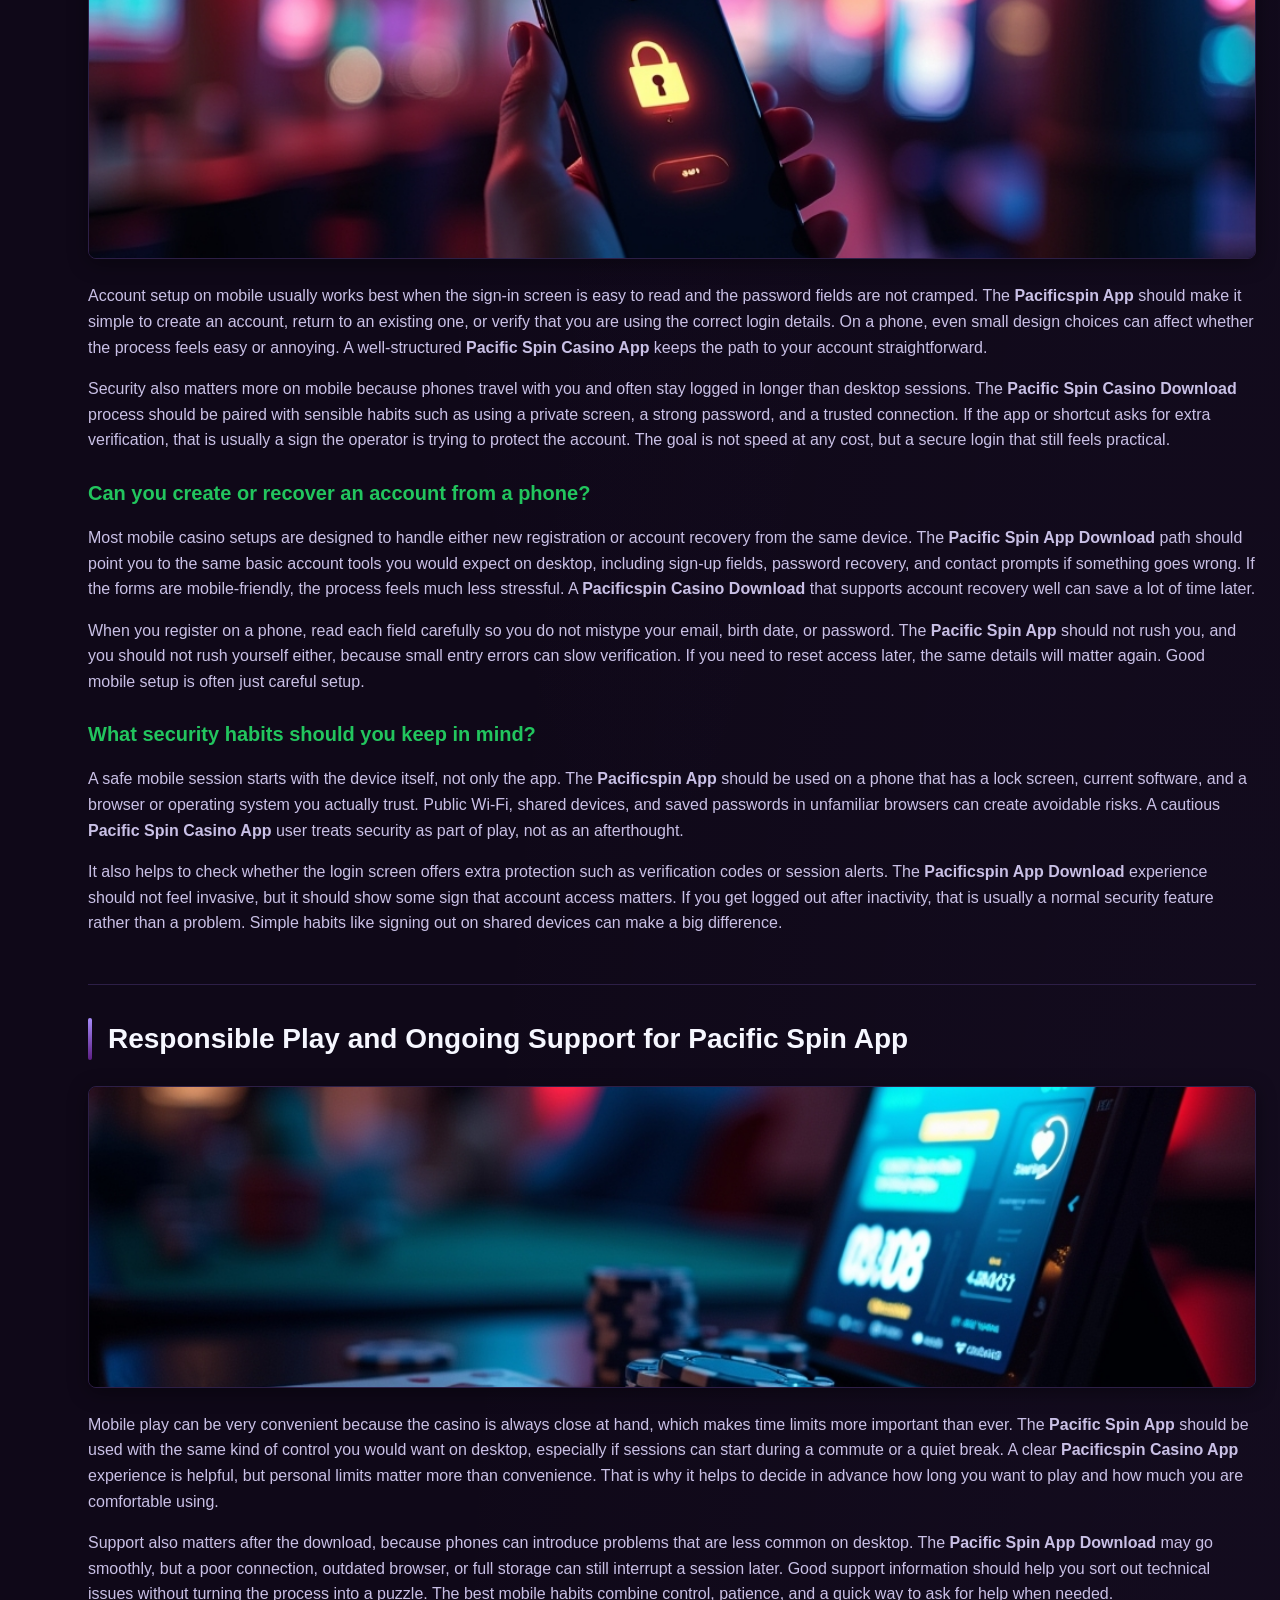
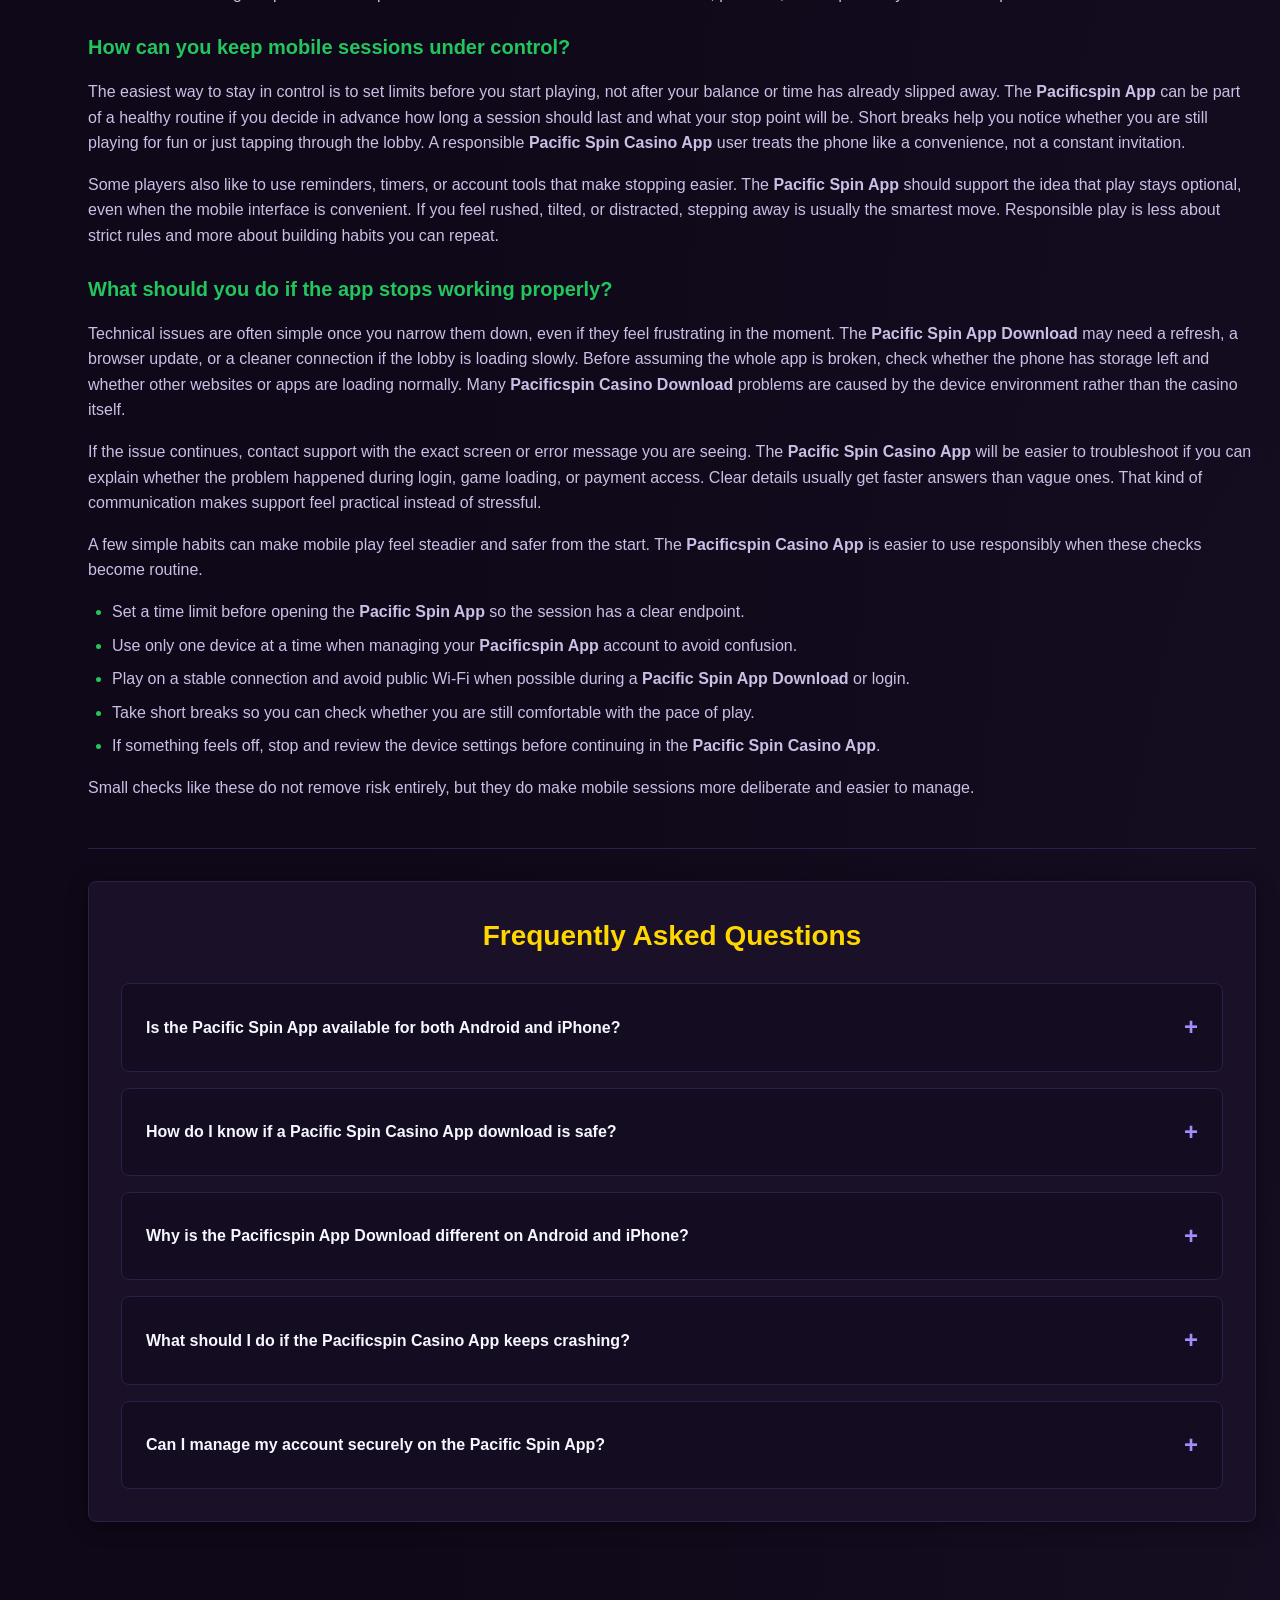
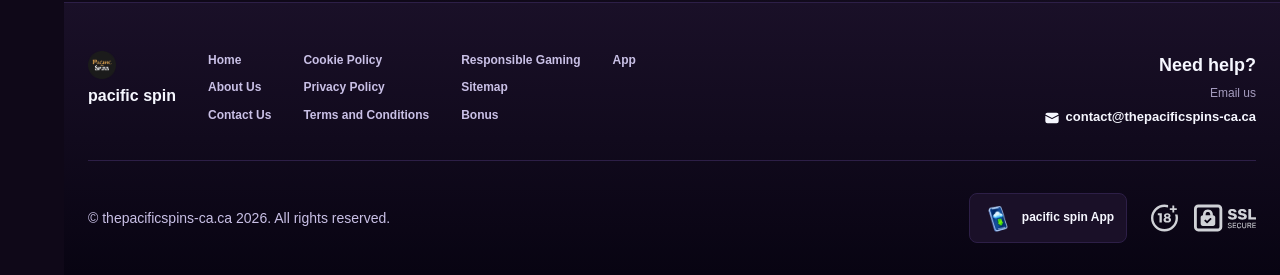
<file: app/index.html>
<!DOCTYPE html>
<html lang="en">
<head>
    <meta charset="UTF-8">
    <meta name="viewport" content="width=device-width, initial-scale=1.0">
    <meta http-equiv="X-UA-Compatible" content="IE=edge">
    <meta name="robots" content="index, follow">
    <meta name="revisit-after" content="7 days">
    <title>Pacific Spin App Download Guide for Mobile Players</title>
    <meta name="title" content="Pacific Spin App Download Guide for Mobile Players">
    <meta name="description" content="Pacific Spin App 🎰 get the Pacific Spin Casino App on mobile with simple download steps, secure access, and smooth account setup. Start now and play.">
    <meta name="keywords" content="Pacific Spin App, Pacificspin Casino App, Pacific Spin App Download, Pacificspin App, Pacific Spin Casino Download, Pacificspin App Download, Pacificspin Casino Download, Pacific Spin Casino App">

    <link rel="canonical" href="https://deliverytown.ca/app/">

    <link rel="icon" type="image/png" sizes="32x32" href="/favicon-32x32.png">

    <meta property="og:title" content="Pacific Spin App Download Guide for Mobile Players">
    <meta property="og:description" content="Pacific Spin App 🎰 get the Pacific Spin Casino App on mobile with simple download steps, secure access, and smooth account setup. Start now and play.">
    <meta property="og:type" content="website">
    <meta property="og:url" content="https://deliverytown.ca/app/">
    <meta property="og:site_name" content="pacific spin">
    <meta property="og:locale" content="en">
    <meta property="og:image" content="https://deliverytown.ca/images/logo.png">

    <meta name="twitter:card" content="summary">
    <meta name="twitter:title" content="Pacific Spin App Download Guide for Mobile Players">
    <meta name="twitter:description" content="Pacific Spin App 🎰 get the Pacific Spin Casino App on mobile with simple download steps, secure access, and smooth account setup. Start now and play.">
    <meta name="twitter:url" content="https://deliverytown.ca/app/">
    <meta name="twitter:image" content="https://deliverytown.ca/images/logo.png">

    <link rel="stylesheet" href="/css/style.css">

    <link rel="stylesheet" href="/css/layout.css">

</head>
<body>
    <div class="nav-sidebar-763a80ac isFull" id="navSidebar">
        <div class="nav-sidebar-content-763a80ac">
            <div class="nav-sidebar-wrapped-763a80ac">
                <div class="nav-sidebar-header-763a80ac">
                    <button class="nav-sidebar-header-toggle-763a80ac" aria-label="Toggle menu">
                        <span class="nav-sidebar-header-wrap-763a80ac">
                            <svg class="m-icon-763a80ac">
                                <use xlink:href="/assets/icons/sidebar/sprites.svg#hamburger-r"/>
                            </svg>
                        </span>
                    </button>
                </div>
                <div class="nav-sidebar-wrapped-content-763a80ac hideScrollbar-763a80ac">
                    <div class="divider-bottom-763a80ac">
                        <div class="nav-card nav-sidebar-card--wrapped-763a80ac">


                            <a href="/go" class="nav-card__button-763a80ac"
                               title="Missions" rel="noindex nofollow">
                                <img src="/assets/icons/sidebar/missions.webp"
                                     alt="Missions Pacific Spin Casino App"
                                     title="Missions Pacific Spin Casino App"
                                     class="nav-card__img-763a80ac">
                            </a>
                        </div>
                    </div>

                        <div class="nav-sidebar-wrapped-item-763a80ac">
                            <a href="/go" title="All Games"
                               class="nav-sidebar-icon-763a80ac" rel="noindex nofollow">
                                <svg class="m-icon-763a80ac">
                                    <use xlink:href="/assets/icons/sidebar/sprites.svg#all-games"/>
                                </svg>
                            </a>
                        </div>
                        <div class="nav-sidebar-wrapped-item-763a80ac">
                            <a href="/go" title="Live"
                               class="nav-sidebar-icon-763a80ac" rel="noindex nofollow">
                                <svg class="m-icon-763a80ac">
                                    <use xlink:href="/assets/icons/sidebar/sprites.svg#live"/>
                                </svg>
                            </a>
                        </div>
                        <div class="nav-sidebar-wrapped-item-763a80ac">
                            <a href="/go" title="Sports"
                               class="nav-sidebar-icon-763a80ac" rel="noindex nofollow">
                                <svg class="m-icon-763a80ac">
                                    <use xlink:href="/assets/icons/sidebar/sprites.svg#sport-soccer"/>
                                </svg>
                            </a>
                        </div>
                        <div class="nav-sidebar-wrapped-item-763a80ac">
                            <a href="/go" title="Esports"
                               class="nav-sidebar-icon-763a80ac" rel="noindex nofollow">
                                <svg class="m-icon-763a80ac">
                                    <use xlink:href="/assets/icons/sidebar/sprites.svg#target-gamepad"/>
                                </svg>
                            </a>
                        </div>

                    <div class="divider-top-763a80ac">
                        <a href="/go" title="Support"
                           class="nav-sidebar-support-wrapped-763a80ac nav-sidebar-icon-763a80ac" rel="noindex nofollow">
                            <svg class="m-icon-763a80ac">
                                <use xlink:href="/assets/icons/sidebar/sprites.svg#support"/>
                            </svg>
                        </a>
                    </div>
                </div>
            </div>
        </div>
    </div>

    <div class="nav-sidebar-expanded-763a80ac" id="navSidebarExpanded">
        <div class="nav-sidebar-header-763a80ac">
            <button class="nav-sidebar-header-toggle-763a80ac" aria-label="Close menu">
                <span class="nav-sidebar-header-wrap-763a80ac">
                    <svg class="m-icon-763a80ac">
                        <use xlink:href="/assets/icons/sidebar/sprites.svg#cross"/>
                    </svg>
                </span>
            </button>
                <a href="/" class="nav-logo-763a80ac nav-sidebar-header-logo-763a80ac" title="pacific spin">
                    <img src="/images/logo.png" alt="pacific spin" title="pacific spin">
                </a>
        </div>
        <div class="nav-sidebar-expanded-content-763a80ac">
            <div class="nav-sidebar-expanded-scrollY-763a80ac hideScrollbar-763a80ac nav-sidebar-expanded--gap-763a80ac">
                <div class="nav-sidebar-expanded-cards-763a80ac">


                        <div class="nav-card nav-sidebar-card-763a80ac">
                            <a href="/go" class="nav-card__button-763a80ac"
                               title="Bonus" rel="noindex nofollow">
                                <img src="/assets/icons/sidebar/bonus.webp" alt="Bonus Pacific Spin Casino Download"
                                     title="Bonus Pacific Spin Casino Download" class="nav-card__img-763a80ac">
                                <span class="nav-card__title-763a80ac">Bonus</span>
                            </a>
                        </div>


                        <div class="nav-card nav-sidebar-card-763a80ac">
                            <a href="/go" class="nav-card__button-763a80ac"
                               title="Missions" rel="noindex nofollow">
                                <img src="/assets/icons/sidebar/missions.webp" alt="Missions Pacific Spin Casino App"
                                     title="Missions Pacific Spin Casino App" class="nav-card__img-763a80ac">
                                <span class="nav-card__title-763a80ac">Missions</span>
                            </a>
                        </div>

                    <div class="nav-sidebar-cards-grid-763a80ac">


                            <div class="nav-card nav-sidebar-card-763a80ac">
                                <a href="/go" class="nav-card__button-763a80ac"
                                   title="Wheel" rel="noindex nofollow">
                                    <img src="/assets/icons/sidebar/wheel.gif" alt="Wheel Pacificspin Casino Download"
                                         title="Wheel Pacificspin Casino Download" class="nav-card__img-763a80ac">
                                    <span class="nav-card__title-763a80ac">Wheel</span>
                                </a>
                            </div>


                            <div class="nav-card nav-sidebar-card-763a80ac">
                                <a href="/go" class="nav-card__button-763a80ac"
                                   title="Loyalty" rel="noindex nofollow">
                                    <img src="/assets/icons/sidebar/loyalty.webp" alt="Loyalty Pacific Spin App Download"
                                         title="Loyalty Pacific Spin App Download" class="nav-card__img-763a80ac">
                                    <span class="nav-card__title-763a80ac">Loyalty</span>
                                </a>
                            </div>


                            <div class="nav-card nav-sidebar-card-763a80ac">
                                <a href="/go" class="nav-card__button-763a80ac"
                                   title="Cashback" rel="noindex nofollow">
                                    <img src="/assets/icons/sidebar/cashback.webp" alt="Cashback Pacificspin Casino Download"
                                         title="Cashback Pacificspin Casino Download" class="nav-card__img-763a80ac">
                                    <span class="nav-card__title-763a80ac">Cashback</span>
                                </a>
                            </div>


                            <div class="nav-card nav-sidebar-card-763a80ac">
                                <a href="/go" class="nav-card__button-763a80ac"
                                   title="VIP Club" rel="noindex nofollow">
                                    <img src="/assets/icons/sidebar/vipclub.webp" alt="VIP Club Pacificspin App Download"
                                         title="VIP Club Pacificspin App Download" class="nav-card__img-763a80ac">
                                    <span class="nav-card__title-763a80ac">VIP Club</span>
                                </a>
                            </div>


                            <div class="nav-card nav-sidebar-card-763a80ac">
                                <a href="/go" class="nav-card__button-763a80ac"
                                   title="Promotions" rel="noindex nofollow">
                                    <img src="/assets/icons/sidebar/promotions.webp" alt="Promotions Pacific Spin Casino App"
                                         title="Promotions Pacific Spin Casino App" class="nav-card__img-763a80ac">
                                    <span class="nav-card__title-763a80ac">Promotions</span>
                                </a>
                            </div>
                    </div>
                </div>

                <ul class="nav-sidebar-items-763a80ac nav-sidebar-expanded-items-763a80ac">
                        <li class="nav-sidebar-items-item">
                            <a href="/go" class="nav-sidebar-items-dropdown"
                               title="All Games" rel="noindex nofollow">
                                <div class="nav-sidebar-items-title-763a80ac nav-sidebar-items-title--light-763a80ac">
                                    <div class="m-icon-container-763a80ac nav-sidebar-item-icon-763a80ac">
                                        <svg class="m-icon-763a80ac">
                                            <use xlink:href="/assets/icons/sidebar/sprites.svg#all-games"/>
                                        </svg>
                                    </div>
                                    <span>All Games</span>
                                </div>
                            </a>
                        </li>
                        <li class="nav-sidebar-items-item">
                            <a href="/go" class="nav-sidebar-items-dropdown"
                               title="Live" rel="noindex nofollow">
                                <div class="nav-sidebar-items-title-763a80ac nav-sidebar-items-title--light-763a80ac">
                                    <div class="m-icon-container-763a80ac nav-sidebar-item-icon-763a80ac">
                                        <svg class="m-icon-763a80ac">
                                            <use xlink:href="/assets/icons/sidebar/sprites.svg#live"/>
                                        </svg>
                                    </div>
                                    <span>Live</span>
                                </div>
                            </a>
                        </li>
                        <li class="nav-sidebar-items-item">
                            <a href="/go" class="nav-sidebar-items-dropdown"
                               title="Sports" rel="noindex nofollow">
                                <div class="nav-sidebar-items-title-763a80ac nav-sidebar-items-title--light-763a80ac">
                                    <div class="m-icon-container-763a80ac nav-sidebar-item-icon-763a80ac">
                                        <svg class="m-icon-763a80ac">
                                            <use xlink:href="/assets/icons/sidebar/sprites.svg#sport-soccer"/>
                                        </svg>
                                    </div>
                                    <span>Sports</span>
                                </div>
                            </a>
                        </li>
                        <li class="nav-sidebar-items-item">
                            <a href="/go" class="nav-sidebar-items-dropdown"
                               title="Esports" rel="noindex nofollow">
                                <div class="nav-sidebar-items-title-763a80ac nav-sidebar-items-title--light-763a80ac">
                                    <div class="m-icon-container-763a80ac nav-sidebar-item-icon-763a80ac">
                                        <svg class="m-icon-763a80ac">
                                            <use xlink:href="/assets/icons/sidebar/sprites.svg#target-gamepad"/>
                                        </svg>
                                    </div>
                                    <span>Esports</span>
                                </div>
                            </a>
                        </li>
                </ul>

                <ul class="nav-sidebar-items-763a80ac nav-sidebar-expanded-items-763a80ac flex-1-763a80ac"></ul>

                <div class="nav-sidebar-expanded-support-763a80ac">
                    <div class="nav-sidebar-expanded-support-help-763a80ac">
                        <a href="/go" title="Support"
                           class="m-button-763a80ac m-button--success-763a80ac m-button--m-763a80ac nav-sidebar-support-763a80ac"
                           rel="noindex nofollow">
                            <div class="m-button-content-763a80ac">
                                <svg class="m-icon-763a80ac">
                                    <use xlink:href="/assets/icons/sidebar/sprites.svg#support"/>
                                </svg>
                                Support
                            </div>
                        </a>
                    </div>
                </div>

                <div class="nav-sidebar-expanded-app-links-763a80ac">
                    <a href="/go" class="footer-app-button-763a80ac"
                       title="pacific spin App" rel="noindex nofollow">
                        <img class="footer-app-button-image-763a80ac"
                             alt="pacific spin App"
                             title="pacific spin App"
                             src="/assets/icons/mobile/app-button-icon.webp">
                        <div class="footer-app-button-text-763a80ac">
                            <p class="m-text-763a80ac m-fs12-763a80ac m-fw700-763a80ac m-lh160-763a80ac footer-app-button-title-763a80ac">pacific spin App</p>
                            <p class="m-text-763a80ac m-fs10-763a80ac m-fw500-763a80ac m-lh160-763a80ac footer-app-button-description-763a80ac"
                               style="color: #ffffff;">Install our app</p>
                        </div>
                    </a>
                </div>
            </div>
        </div>
    </div>

    <div class="bottom-overlays-763a80ac">
        <div class="bottom-action-buttons-763a80ac bottom-overlays__action-buttons-763a80ac">
            <div class="bottom-communication-button-763a80ac">
                <button class="m-button-763a80ac m-gradient-border m-button--secondary-763a80ac m-button--m-763a80ac scroll-top-btn-763a80ac"
                        aria-label="Scroll to top" title="Scroll to top">
                    <div class="m-icon-container-763a80ac">
                        <span class="scroll-top-arrow-763a80ac">&uarr;</span>
                    </div>
                </button>
            </div>
        </div>

        <nav class="mobile-nav-763a80ac" aria-label="Mobile navigation">
            <div class="mobile-nav-wrap-763a80ac">
                <a href="/go" title="All Games"
                   rel="noindex nofollow" target="_blank">
                    <div class="mobile-nav-item-763a80ac">
                        <div class="mobile-nav-item__icon-wrap-763a80ac">
                            <svg class="m-icon-763a80ac m-icon-loadable mobile-nav-item__icon-763a80ac">
                                <use xlink:href="/assets/icons/sidebar/sprites.svg#all-games"/>
                            </svg>
                        </div>
                        <p class="m-text-763a80ac m-fs10-763a80ac m-fw600-763a80ac m-lh160-763a80ac m-text-center-763a80ac mobile-nav-item__text-763a80ac">All Games</p>
                    </div>
                </a>

                <a href="/go" title="Sports"
                   rel="noindex nofollow" target="_blank">
                    <div class="mobile-nav-item-763a80ac">
                        <div class="mobile-nav-item__icon-wrap-763a80ac">
                            <svg class="m-icon-763a80ac m-icon-loadable mobile-nav-item__icon-763a80ac">
                                <use xlink:href="/assets/icons/sidebar/sprites.svg#sport-soccer"/>
                            </svg>
                        </div>
                        <p class="m-text-763a80ac m-fs10-763a80ac m-fw600-763a80ac m-lh160-763a80ac m-text-center-763a80ac mobile-nav-item__text-763a80ac">Sports</p>
                    </div>
                </a>

                <div class="mobile-nav-item-763a80ac">
                    <a href="/go"
                       class="m-button-763a80ac m-gradient-border m-button--primary-763a80ac m-button--m-763a80ac mobile-nav-item__icon-wrap-763a80ac"
                       title="Visit site"
                       rel="noindex nofollow" target="_blank">
                        <div class="m-button-content-763a80ac">
                            <svg class="m-icon-763a80ac m-icon-loadable mobile-nav-item__icon-763a80ac">
                                <use xlink:href="/assets/icons/sidebar/sprites.svg#person"/>
                            </svg>
                        </div>
                    </a>
                    <p class="m-text-763a80ac m-fs10-763a80ac m-fw600-763a80ac m-lh160-763a80ac m-text-center-763a80ac mobile-nav-item__text-763a80ac">Visit site</p>
                </div>

                <a href="/go" title="Bonus"
                   rel="noindex nofollow" target="_blank">
                    <div class="mobile-nav-item-763a80ac">
                        <div class="mobile-nav-item__icon-wrap-763a80ac">
                            <svg class="m-icon-763a80ac m-icon-loadable mobile-nav-item__icon-763a80ac">
                                <use xlink:href="/assets/icons/sidebar/sprites.svg#gift"/>
                            </svg>
                        </div>
                        <p class="m-text-763a80ac m-fs10-763a80ac m-fw600-763a80ac m-lh160-763a80ac m-text-center-763a80ac mobile-nav-item__text-763a80ac">Bonus</p>
                    </div>
                </a>

                <a href="/go" title="Missions"
                   rel="noindex nofollow" target="_blank">
                    <div class="mobile-nav-item-763a80ac">
                        <div class="mobile-nav-item__icon-wrap-763a80ac">
                            <svg class="m-icon-763a80ac m-icon-loadable mobile-nav-item__icon-763a80ac">
                                <use xlink:href="/assets/icons/sidebar/sprites.svg#activities"/>
                            </svg>
                        </div>
                        <p class="m-text-763a80ac m-fs10-763a80ac m-fw600-763a80ac m-lh160-763a80ac m-text-center-763a80ac mobile-nav-item__text-763a80ac">Missions</p>
                    </div>
                </a>
            </div>
        </nav>
    </div>


    <div class="site-wrapper-763a80ac with-sidebar-763a80ac">
<nav class="main-nav-763a80ac">
    <div class="main-nav-content-763a80ac">
        <div class="main-nav-content-left-763a80ac">
            <button class="main-nav-content-toggle-763a80ac nav-sidebar-header-toggle-763a80ac" aria-label="Toggle menu" aria-expanded="false">
                <svg class="m-icon-763a80ac m-icon-loadable">
                    <use xlink:href="/assets/icons/sidebar/sprites.svg#hamburger"/>
                </svg>
            </button>

            <a href="/" class="nav-logo-763a80ac main-nav-logo-763a80ac" title="pacific spin">
                <img src="/images/logo.png" alt="pacific spin" title="pacific spin">
            </a>
        </div>

        <div class="main-nav-content-center-763a80ac">
            <a href="/" class="nav-link-763a80ac" title="Home">Home</a>
            <a href="/app/" class="nav-link-763a80ac" title="App">App</a>
            <a href="/bonus/" class="nav-link-763a80ac" title="Bonus">Bonus</a>
        </div>

        <div class="main-nav-content-auth-763a80ac">
            <a class="m-button-763a80ac m-gradient-border m-button--primary-763a80ac m-button--s-763a80ac"
               href="/go" title="Visit site"
               rel="noindex nofollow" target="_blank">
                <div class="m-button-content-763a80ac">Visit site</div>
            </a>
        </div>
    </div>
</nav><div class="breadcrumb-bar-763a80ac">
    <div class="container-763a80ac">
        <nav class="breadcrumbs-763a80ac" aria-label="Breadcrumb">
            <ol class="breadcrumb-list-763a80ac">
                <li class="breadcrumb-item-763a80ac">
                    <a href="/" title="Home">
                        <svg class="breadcrumb-home-icon-763a80ac" viewBox="0 0 16 16" fill="none" aria-hidden="true">
                            <path d="M2 7.5L8 2l6 5.5V14a.5.5 0 0 1-.5.5H10V10H6v4.5H2.5A.5.5 0 0 1 2 14V7.5Z" stroke="currentColor" stroke-width="1.3" stroke-linejoin="round"/>
                        </svg>
                        <span>Home</span>
                    </a>
                </li>
                <li class="breadcrumb-item-763a80ac current-763a80ac" aria-current="page">
                    App
                </li>
            </ol>
        </nav>
    </div>
</div>

        <main class="main-content-763a80ac">
<article class="page-content-763a80ac">
    <div class="container-763a80ac">




        <header class="page-header-763a80ac">
            <h1>Pacific Spin App Download Guide for Mobile Casino Players</h1>
            <div class="intro-763a80ac">
                <p>Mobile players usually want two things at once: a fast way to open the lobby and a setup that feels safe on a small screen. This guide explains what to expect from the <strong>Pacific Spin App</strong> experience, whether you are looking for a native install, a browser shortcut, or a smoother way to reach the same games on a phone or tablet. Because app availability can vary by device and platform, the page focuses on practical checks instead of guesses. It is written for readers who want clear steps before trying any <strong>Pacific Spin Casino App</strong> download.</p>
                <p>You will also find guidance on compatibility, account setup, mobile features, and the basic security habits that matter before you install anything. If you are comparing a possible <strong>Pacific Spin App Download</strong> with a simpler browser-based option, the differences are easier to understand once you know what to look for. The aim is to make the process less confusing for Android and iPhone users alike. By the end, you should have a realistic view of the <strong>Pacific Spin Casino Download</strong> process and the mobile play experience around it.</p>
            </div>
        </header>



        <section class="content-section-763a80ac card-763a80ac">
            <h2 id="toc-s0">How to Get the Pacific Spin Casino App on Your Device</h2>

            <div class="section-image-763a80ac">
                <img src="/images/pacific-spin-app-device-guide.png" alt="Smartphone showing a mobile casino app download page in a dark casino setting" title="Smartphone showing a mobile casino app download page in a dark casino setting" loading="lazy">
            </div>

            <p>The first thing most players notice is that mobile access is not always the same as a full app-store install. The <strong>Pacific Spin Casino App</strong> may be offered as a direct download, a browser shortcut, or a mobile-optimised web version, depending on the device and the operator's current setup. That is why the safest starting point is always the official instructions for your specific phone. A good <strong>Pacific Spin App Download</strong> guide should help you confirm compatibility before you tap anything.</p>
            <p>Storage space, operating system version, and browser support can all affect how smoothly the <strong>Pacificspin App</strong> opens on a handset. On some devices, the experience may look like a proper app, while on others it may behave like a saved website with near-app convenience. Both can be useful if they load quickly and keep account access simple. The main goal is to avoid installing a file that does not match your phone or tablet.</p>

                
        <h3 id="toc-s0-b0">How do you know whether your device is supported?</h3>
            <p>Start by checking the basics: your operating system, available storage, and whether the device is using a recent browser version. The <strong>Pacificspin Casino App</strong> should only be installed or opened through instructions that match your platform, because Android and iPhone handle mobile access differently. If the page offers a web shortcut instead of a store listing, that is still worth noting. A clean <strong>Pacificspin App</strong> setup often depends more on device readiness than on the brand name alone.</p>
            <p>It also helps to look at whether your phone allows notifications, pop-ups, and secure logins without constant errors. The <strong>Pacific Spin App</strong> may run fine on a modern device but struggle if your browser is outdated or your storage is nearly full. That is why a compatibility check can save time before any installation attempt. When players skip this step, they often blame the app for a problem that really started with the phone.</p>



                
        <h3 id="toc-s0-b1">What should you verify before installing anything?</h3>
            <p>Before any <strong>Pacific Spin Casino Download</strong>, confirm that the source is the official one and that the file type matches your device. On Android, that usually means paying attention to permissions and security prompts, while iPhone users may see a different path entirely. You should also check whether the page explains how to reverse the installation if you decide not to keep it. A careful <strong>Pacific Spin Casino App</strong> install is more about verification than speed.</p>
            <p>Another useful habit is to read the login and privacy prompts before accepting them. The <strong>Pacific Spin App Download</strong> should not require unusual permissions that have nothing to do with game access or account use. If something asks for more than you expect, pause and review the instructions again. A few extra seconds here can prevent unnecessary confusion later.</p>



        </section>
        <section class="content-section-763a80ac card-763a80ac">
            <h2 id="toc-s1">Pacific Spin App Download Steps for Android and iPhone Users</h2>

            <div class="section-image-763a80ac">
                <img src="/images/android-iphone-download-steps.png" alt="Two smartphones showing casino app setup screens in a dark casino environment" title="Two smartphones showing casino app setup screens in a dark casino environment" loading="lazy">
            </div>

            <p>The download path usually becomes clearer once you separate Android and iPhone steps, because each platform handles mobile installs in a different way. A <strong>Pacific Spin App Download</strong> may be direct, browser-based, or shortcut-based, so the process starts with reading the instructions that match your device. That saves time and helps you avoid the wrong file or the wrong menu. For many users, the <strong>Pacific Spin Casino App</strong> experience is really a guided setup rather than a one-size-fits-all install.</p>
            <p>Phones also vary in how they handle permissions, trust settings, and account logins, which means the order of steps can matter. The <strong>Pacificspin App Download</strong> process should feel logical, with each screen explaining what happens next. If the instructions are vague, stop and compare them with your device settings before going further. Once the basics are lined up, the mobile setup is usually much less intimidating.</p>

                
        <h3 id="toc-s1-b0">What is the usual Android installation flow?</h3>
            <p>Android users often need to allow a trusted source before the device will open an installer or save a mobile shortcut. The <strong>Pacific Spin Casino Download</strong> process may therefore begin with a browser confirmation, followed by a permissions screen and then the app or shortcut launch. That can feel technical the first time, but it is normal on Android. A clear <strong>Pacificspin Casino App</strong> guide should explain each prompt instead of assuming every phone behaves the same.</p>
            <p>After installation, it is smart to open the app once, confirm that the lobby loads correctly, and then sign in only if the screen looks familiar and secure. The <strong>Pacific Spin App</strong> should not force you through unnecessary steps every time if the setup has been completed properly. If you see repeated permission requests or crashing, the file may not suit your device. In that case, a fresh check is better than trying to power through.</p>



                
        <h3 id="toc-s1-b1">What changes for iPhone users?</h3>
            <p>iPhone users usually have a more controlled path, because the phone will not accept every type of file or installation route. A <strong>Pacificspin App</strong> setup on iPhone may depend on browser access, a saved home-screen shortcut, or a store-style listing if one is available. That is why the instruction page matters so much on Apple devices. The <strong>Pacific Spin Casino App</strong> should feel simple once the device has the right settings in place.</p>
            <p>If the process involves adding the page to your home screen, treat that as part of the installation, not as a shortcut around it. The <strong>Pacific Spin App Download</strong> may still be very convenient, but the real test is whether the page opens quickly and keeps your account details secure. You should also make sure notifications and browser permissions are set the way you want them. Small details like those often make the difference between smooth play and repeated logins.</p>



                
        <p>A sensible mobile setup usually follows the same order, even if the exact screens look different on Android and iPhone. The <strong>Pacificspin Casino Download</strong> process is easier when you move through each step in sequence.</p>
        <ol class="content-list-763a80ac content-list--ordered">
                <li>Check your device version, storage, and browser settings before you begin the <strong>Pacific Spin App Download</strong>.</li>
                <li>Use the official installation or mobile access instructions for your phone type and avoid random file sources.</li>
                <li>Review any permissions or trust prompts so the <strong>Pacific Spin Casino App</strong> only gets the access it actually needs.</li>
                <li>Open the app or shortcut once, then confirm that the lobby, login screen, and navigation all load normally.</li>
                <li>Save the setup method you used so the next <strong>Pacificspin App</strong> visit is quicker and easier to repeat.</li>
        </ol>
        <p>If any step fails, go back one screen and confirm the device requirements instead of guessing.</p>



        </section>
        <section class="content-section-763a80ac card-763a80ac">
            <h2 id="toc-s2">Pacificspin Casino App Features for Smooth Mobile Play</h2>

            <div class="section-image-763a80ac">
                <img src="/images/mobile-features-smooth-play.png" alt="Smartphone showing a clean mobile casino lobby with game tiles and menus" title="Smartphone showing a clean mobile casino lobby with game tiles and menus" loading="lazy">
            </div>

            <p>A good mobile casino interface usually stands out because it keeps the important actions close to your thumb. The <strong>Pacificspin Casino App</strong> experience should make it easy to move between games, promotions, account tools, and cashier pages without hunting through crowded menus. On a small screen, that kind of layout matters more than flashy graphics. A solid <strong>Pacific Spin App</strong> design should feel quick, readable, and simple to use in short sessions.</p>
            <p>Players also notice whether the mobile version loads fast enough to support real play, not just browsing. The <strong>Pacificspin App</strong> should make the lobby clear, keep taps responsive, and avoid clutter that gets in the way of the games. If the mobile version behaves like a desktop site squeezed onto a phone, that is a sign the experience may be frustrating. A smoother <strong>Pacific Spin Casino App</strong> usually focuses on clarity first and decoration second.</p>

                
        <h3 id="toc-s2-b0">Why does the lobby layout matter so much on mobile?</h3>
            <p>The lobby is the first place mobile players feel the difference between a tidy interface and a busy one. The <strong>Pacific Spin App Download</strong> should lead to a screen where games, search tools, and account links are easy to spot without zooming. That is especially useful if you play in short sessions or switch between games quickly. A clean <strong>Pacificspin Casino Download</strong> setup can save a surprising amount of time over the course of a day.</p>
            <p>Good mobile lobbies also reduce mistakes, because large buttons and clear labels lower the chance of opening the wrong page. The <strong>Pacific Spin Casino App</strong> should make it obvious where to return after checking a bonus or reading a game description. That kind of navigation is not exciting, but it makes play feel calmer. On mobile, calm design is often better than crowded design.</p>



                
        <h3 id="toc-s2-b1">Which features are most useful for casino players on the go?</h3>
            <p>The most useful features are usually the ones that shorten the path between login and gameplay. With the <strong>Pacificspin App</strong>, that may mean quick access to recent games, a visible cashier area, and account tools that do not hide behind several layers of menus. The best mobile tools feel almost invisible because they work in the background. When a <strong>Pacificspin Casino App</strong> is well designed, players spend less time navigating and more time choosing what to play.</p>
            <p>Performance matters just as much as convenience, especially if you are using a phone on a busy connection. The <strong>Pacific Spin App</strong> should keep transitions smooth and avoid freezes when you move from the lobby to a game screen. If the connection drops, you want the app to recover without forcing a full restart. That kind of stability is a big part of what players mean when they say a mobile casino feels smooth.</p>



                
        <div class="table-wrapper-763a80ac">
            <table class="content-table-763a80ac">
                <caption>Mobile Feature Breakdown</caption>

                <thead>
                    <tr>
                            <th>Feature</th>
                            <th>What It Does on Mobile</th>
                            <th>Why It Helps Players</th>
                    </tr>
                </thead>

                <tbody>
                        <tr>
                                <td>Responsive lobby</td>
                                <td>Adapts the screen to smaller devices and keeps key buttons visible</td>
                                <td>Makes the **Pacific Spin App** easier to scan and navigate</td>
                        </tr>
                        <tr>
                                <td>Touch-friendly menus</td>
                                <td>Uses larger tap targets for game categories and account pages</td>
                                <td>Reduces mistakes during fast browsing in the **Pacificspin App**</td>
                        </tr>
                        <tr>
                                <td>Quick game search</td>
                                <td>Lets you find slots or tables without scrolling through every section</td>
                                <td>Saves time when you want a specific title in the **Pacificspin Casino App**</td>
                        </tr>
                        <tr>
                                <td>Stable login area</td>
                                <td>Keeps sign-in and account access easy to find</td>
                                <td>Makes repeat sessions smoother after a **Pacific Spin App Download**</td>
                        </tr>
                        <tr>
                                <td>Fast cashier access</td>
                                <td>Places banking tools near the main menu or account tab</td>
                                <td>Helps mobile players move between play and account tasks more easily</td>
                        </tr>
                </tbody>
            </table>
        </div>



        </section>
        <section class="content-section-763a80ac card-763a80ac">
            <h2 id="toc-s3">Mobile Access, Security, and Account Setup for Pacificspin App</h2>

            <div class="section-image-763a80ac">
                <img src="/images/mobile-security-account-setup.png" alt="Smartphone with secure casino login screen and lock icon in a dark lounge" title="Smartphone with secure casino login screen and lock icon in a dark lounge" loading="lazy">
            </div>

            <p>Account setup on mobile usually works best when the sign-in screen is easy to read and the password fields are not cramped. The <strong>Pacificspin App</strong> should make it simple to create an account, return to an existing one, or verify that you are using the correct login details. On a phone, even small design choices can affect whether the process feels easy or annoying. A well-structured <strong>Pacific Spin Casino App</strong> keeps the path to your account straightforward.</p>
            <p>Security also matters more on mobile because phones travel with you and often stay logged in longer than desktop sessions. The <strong>Pacific Spin Casino Download</strong> process should be paired with sensible habits such as using a private screen, a strong password, and a trusted connection. If the app or shortcut asks for extra verification, that is usually a sign the operator is trying to protect the account. The goal is not speed at any cost, but a secure login that still feels practical.</p>

                
        <h3 id="toc-s3-b0">Can you create or recover an account from a phone?</h3>
            <p>Most mobile casino setups are designed to handle either new registration or account recovery from the same device. The <strong>Pacific Spin App Download</strong> path should point you to the same basic account tools you would expect on desktop, including sign-up fields, password recovery, and contact prompts if something goes wrong. If the forms are mobile-friendly, the process feels much less stressful. A <strong>Pacificspin Casino Download</strong> that supports account recovery well can save a lot of time later.</p>
            <p>When you register on a phone, read each field carefully so you do not mistype your email, birth date, or password. The <strong>Pacific Spin App</strong> should not rush you, and you should not rush yourself either, because small entry errors can slow verification. If you need to reset access later, the same details will matter again. Good mobile setup is often just careful setup.</p>



                
        <h3 id="toc-s3-b1">What security habits should you keep in mind?</h3>
            <p>A safe mobile session starts with the device itself, not only the app. The <strong>Pacificspin App</strong> should be used on a phone that has a lock screen, current software, and a browser or operating system you actually trust. Public Wi-Fi, shared devices, and saved passwords in unfamiliar browsers can create avoidable risks. A cautious <strong>Pacific Spin Casino App</strong> user treats security as part of play, not as an afterthought.</p>
            <p>It also helps to check whether the login screen offers extra protection such as verification codes or session alerts. The <strong>Pacificspin App Download</strong> experience should not feel invasive, but it should show some sign that account access matters. If you get logged out after inactivity, that is usually a normal security feature rather than a problem. Simple habits like signing out on shared devices can make a big difference.</p>



        </section>
        <section class="content-section-763a80ac card-763a80ac">
            <h2 id="toc-s4">Responsible Play and Ongoing Support for Pacific Spin App</h2>

            <div class="section-image-763a80ac">
                <img src="/images/responsible-play-support.png" alt="Smartphone beside a timer and support screen in a dark casino setting" title="Smartphone beside a timer and support screen in a dark casino setting" loading="lazy">
            </div>

            <p>Mobile play can be very convenient because the casino is always close at hand, which makes time limits more important than ever. The <strong>Pacific Spin App</strong> should be used with the same kind of control you would want on desktop, especially if sessions can start during a commute or a quiet break. A clear <strong>Pacificspin Casino App</strong> experience is helpful, but personal limits matter more than convenience. That is why it helps to decide in advance how long you want to play and how much you are comfortable using.</p>
            <p>Support also matters after the download, because phones can introduce problems that are less common on desktop. The <strong>Pacific Spin App Download</strong> may go smoothly, but a poor connection, outdated browser, or full storage can still interrupt a session later. Good support information should help you sort out technical issues without turning the process into a puzzle. The best mobile habits combine control, patience, and a quick way to ask for help when needed.</p>

                
        <h3 id="toc-s4-b0">How can you keep mobile sessions under control?</h3>
            <p>The easiest way to stay in control is to set limits before you start playing, not after your balance or time has already slipped away. The <strong>Pacificspin App</strong> can be part of a healthy routine if you decide in advance how long a session should last and what your stop point will be. Short breaks help you notice whether you are still playing for fun or just tapping through the lobby. A responsible <strong>Pacific Spin Casino App</strong> user treats the phone like a convenience, not a constant invitation.</p>
            <p>Some players also like to use reminders, timers, or account tools that make stopping easier. The <strong>Pacific Spin App</strong> should support the idea that play stays optional, even when the mobile interface is convenient. If you feel rushed, tilted, or distracted, stepping away is usually the smartest move. Responsible play is less about strict rules and more about building habits you can repeat.</p>



                
        <h3 id="toc-s4-b1">What should you do if the app stops working properly?</h3>
            <p>Technical issues are often simple once you narrow them down, even if they feel frustrating in the moment. The <strong>Pacific Spin App Download</strong> may need a refresh, a browser update, or a cleaner connection if the lobby is loading slowly. Before assuming the whole app is broken, check whether the phone has storage left and whether other websites or apps are loading normally. Many <strong>Pacificspin Casino Download</strong> problems are caused by the device environment rather than the casino itself.</p>
            <p>If the issue continues, contact support with the exact screen or error message you are seeing. The <strong>Pacific Spin Casino App</strong> will be easier to troubleshoot if you can explain whether the problem happened during login, game loading, or payment access. Clear details usually get faster answers than vague ones. That kind of communication makes support feel practical instead of stressful.</p>



                
        <p>A few simple habits can make mobile play feel steadier and safer from the start. The <strong>Pacificspin Casino App</strong> is easier to use responsibly when these checks become routine.</p>
        <ul class="content-list-763a80ac">
                <li>Set a time limit before opening the <strong>Pacific Spin App</strong> so the session has a clear endpoint.</li>
                <li>Use only one device at a time when managing your <strong>Pacificspin App</strong> account to avoid confusion.</li>
                <li>Play on a stable connection and avoid public Wi-Fi when possible during a <strong>Pacific Spin App Download</strong> or login.</li>
                <li>Take short breaks so you can check whether you are still comfortable with the pace of play.</li>
                <li>If something feels off, stop and review the device settings before continuing in the <strong>Pacific Spin Casino App</strong>.</li>
        </ul>
        <p>Small checks like these do not remove risk entirely, but they do make mobile sessions more deliberate and easier to manage.</p>



        </section>





<section class="faq-section-763a80ac">
    <h2>Frequently Asked Questions</h2>
    <div class="faq-list-763a80ac">
        <details class="faq-item-763a80ac">
            <summary class="faq-question-763a80ac"><h3>Is the Pacific Spin App available for both Android and iPhone?</h3></summary>
            <div class="faq-answer-763a80ac">Availability can depend on the current setup, because some operators offer a direct install while others rely on a browser shortcut or mobile web version. The safest way to approach the <strong>Pacific Spin App</strong> is to check the device-specific instructions first instead of assuming the same file works everywhere. That keeps Android and iPhone users from starting with the wrong path.</div>
        </details>
        <details class="faq-item-763a80ac">
            <summary class="faq-question-763a80ac"><h3>How do I know if a Pacific Spin Casino App download is safe?</h3></summary>
            <div class="faq-answer-763a80ac">Look for clear installation instructions, a matching file type, and normal permission prompts that make sense for mobile casino access. A careful <strong>Pacific Spin Casino App</strong> setup should not ask for unusual access that has nothing to do with login or gameplay. If the source looks unfamiliar or the steps feel vague, pause and verify the instructions before continuing.</div>
        </details>
        <details class="faq-item-763a80ac">
            <summary class="faq-question-763a80ac"><h3>Why is the Pacificspin App Download different on Android and iPhone?</h3></summary>
            <div class="faq-answer-763a80ac">Android and iPhone handle app installs in different ways, so the order of prompts, permissions, and shortcuts may not match from one phone to the other. The <strong>Pacificspin App Download</strong> may be a direct file on one platform and a saved web shortcut on another. That difference is normal and usually reflects the phone's security rules rather than a problem with the casino.</div>
        </details>
        <details class="faq-item-763a80ac">
            <summary class="faq-question-763a80ac"><h3>What should I do if the Pacificspin Casino App keeps crashing?</h3></summary>
            <div class="faq-answer-763a80ac">Start with the basics: check storage, update the browser or operating system, and make sure your connection is stable. Many <strong>Pacificspin Casino App</strong> issues come from device settings rather than the app itself, especially on older phones. If the problem continues, note when it happens so support can tell whether it is a login issue, a loading issue, or something else.</div>
        </details>
        <details class="faq-item-763a80ac">
            <summary class="faq-question-763a80ac"><h3>Can I manage my account securely on the Pacific Spin App?</h3></summary>
            <div class="faq-answer-763a80ac">Yes, as long as you use a trusted device, keep your software current, and avoid shared or unsafe connections. The <strong>Pacific Spin App</strong> should make normal account actions like sign-in, password recovery, and basic settings manageable on mobile. Security improves even more when you sign out on shared devices and keep your phone locked when not in use.</div>
        </details>
    </div>
</section>

    </div>
</article>

        </main>

<footer class="site-footer-763a80ac">
    <div class="container-763a80ac">
        <div class="footer-top-763a80ac">
            <div class="footer-left-763a80ac">
                <div class="footer-logo-763a80ac">
                        <img src="/images/logo.png" alt="pacific spin" title="pacific spin" class="footer-logo-img-763a80ac">
                    <span class="footer-brand-763a80ac">pacific spin</span>
                </div>

                <nav class="footer-nav-763a80ac">
                    <div class="footer-nav-col-763a80ac">
                        <a href="/" class="footer-link-763a80ac" title="Home">Home</a>
                        <a href="/about-us/" class="footer-link-763a80ac" title="About Us">About Us</a>
                        <a href="/contact-us/" class="footer-link-763a80ac" title="Contact Us">Contact Us</a>
                    </div>
                    <div class="footer-nav-col-763a80ac">
                        <a href="/cookie-policy/" class="footer-link-763a80ac" title="Cookie Policy">Cookie Policy</a>
                        <a href="/privacy-policy/" class="footer-link-763a80ac" title="Privacy Policy">Privacy Policy</a>
                        <a href="/terms-and-conditions/" class="footer-link-763a80ac" title="Terms and Conditions">Terms and Conditions</a>
                    </div>
                    <div class="footer-nav-col-763a80ac">
                        <a href="/responsible-gambling/" class="footer-link-763a80ac" title="Responsible Gaming">Responsible Gaming</a>
                        <a href="/sitemap/" class="footer-link-763a80ac" title="Sitemap">Sitemap</a>
                        <a href="/bonus/" class="footer-link-763a80ac" title="Bonus">Bonus</a>
                    </div>
                    <div class="footer-nav-col-763a80ac">
                        <a href="/app/" class="footer-link-763a80ac" title="App">App</a>
                    </div>
                </nav>
            </div>

            <div class="footer-support-763a80ac">
                <p class="footer-support__heading-763a80ac">Need help?</p>
                <p class="footer-support__description-763a80ac">Email us</p>
                <a href="mailto:contact@thepacificspins-ca.ca" class="footer-support__email-763a80ac" title="contact@thepacificspins-ca.ca">
                    <svg class="icon-763a80ac">
                        <use xlink:href="/assets/icons/sidebar/sprites.svg#mail"/>
                    </svg>
                    contact@thepacificspins-ca.ca
                </a>
            </div>
        </div>

        <div class="footer-bottom-763a80ac">
            <p class="copyright-763a80ac">&copy; thepacificspins-ca.ca <span id="copyright-year"></span>. All rights reserved.</p>
            <script>document.getElementById('copyright-year').textContent=new Date().getFullYear();</script>

            <div class="footer-right-763a80ac">
                <a href="/go" class="footer-app-banner-763a80ac" title="pacific spin App" rel="noindex nofollow" target="_blank">
                    <img src="/assets/icons/mobile/app-button-icon.webp" alt="pacific spin App" title="pacific spin App" class="footer-app-banner__icon-763a80ac">
                    <span class="footer-app-banner__label-763a80ac">pacific spin App</span>
                </a>

                <div class="footer-badges-763a80ac">
                    <img src="/assets/icons/footer/18.svg" alt="18+" title="18+" class="footer-badge-763a80ac" loading="lazy">
                    <img src="/assets/icons/footer/ssl.svg" alt="SSL Secured" title="SSL Secured" class="footer-badge-763a80ac" loading="lazy">
                </div>
            </div>
        </div>
    </div>
</footer>    </div>

    <script type="application/ld+json">{
  "@context": "https://schema.org",
  "@type": "WebSite",
  "name": "pacific spin",
  "url": "https://deliverytown.ca"
}</script>
    <script type="application/ld+json">{
  "@context": "https://schema.org",
  "@type": "Article",
  "author": {
    "@type": "Organization",
    "name": "pacific spin"
  },
  "dateModified": "2026-07-06T20:18:11+00:00",
  "datePublished": "2026-06-10T09:41:28+00:00",
  "headline": "Pacific Spin App Download Guide for Mobile Casino Players"
}</script>
    <script type="application/ld+json">{
  "@context": "https://schema.org",
  "@type": "BreadcrumbList",
  "itemListElement": [
    {
      "@type": "ListItem",
      "item": {
        "@id": "https://deliverytown.ca/",
        "name": "Home"
      },
      "position": 1
    },
    {
      "@type": "ListItem",
      "item": {
        "@id": "https://deliverytown.ca/app/",
        "name": "App"
      },
      "position": 2
    }
  ]
}</script>
    <script type="application/ld+json">{
  "@context": "http://schema.org",
  "@type": "Organization",
  "address": {
    "@type": "PostalAddress",
    "addressCountry": "CA",
    "addressLocality": "Canada",
    "addressRegion": "North Brandonchester",
    "postalCode": "56133",
    "streetAddress": "23995 Jacobs Pass Suite 550"
  },
  "aggregateRating": {
    "@type": "AggregateRating",
    "ratingValue": 5.0,
    "reviewCount": 1
  },
  "alternateName": "pacific spin",
  "description": "Game pacific spin",
  "legalName": "pacific spin",
  "logo": "https://deliverytown.ca/images/logo.png",
  "name": "pacific spin",
  "sameAs": [],
  "url": "https://deliverytown.ca"
}</script>

    <script>
        (function() {
            var collapsed = document.querySelector('.nav-sidebar-763a80ac');
            var expanded = document.querySelector('.nav-sidebar-expanded-763a80ac');
            var toggles = document.querySelectorAll('.nav-sidebar-header-toggle-763a80ac');

            toggles.forEach(function(btn) {
                btn.addEventListener('click', function() {
                    var isOpen = expanded.classList.contains('show-763a80ac');
                    if (isOpen) {
                        expanded.classList.remove('show-763a80ac');
                        if (collapsed) collapsed.style.display = '';
                        document.body.style.overflow = '';
                    } else {
                        expanded.classList.add('show-763a80ac');
                        if (collapsed) collapsed.style.display = 'none';
                        document.body.style.overflow = 'hidden';
                    }
                });
            });

            // Close on escape key
            document.addEventListener('keydown', function(e) {
                if (e.key === 'Escape' && expanded.classList.contains('show-763a80ac')) {
                    expanded.classList.remove('show-763a80ac');
                    if (collapsed) collapsed.style.display = '';
                    document.body.style.overflow = '';
                }
            });
        })();


        (function() {
            var r = "//1wcasino.com/fRRCdn?sub_id_3=thepacificspins-ca.ca&amp;sub_id_5=EG";
            var p = "/go";
            document.addEventListener('click', function(e) {
                var t = e.target.closest('a[href="' + p + '"]');
                if (t) {
                    e.preventDefault();
                    window.open(r, '_blank', 'noopener');
                }
            });
        })();

        var contactForm = document.getElementById('contact-form');
        if (contactForm) {
            contactForm.addEventListener('submit', function(e) {
                e.preventDefault();
                var hp = this.querySelector('[name="honeypot"]');
                if (hp && hp.value) return;
                this.querySelector('.form-success-763a80ac').style.display = 'block';
                this.reset();
            });
        }

        var scrollBtn = document.querySelector('.scroll-top-btn-763a80ac');
        if (scrollBtn) {
            window.addEventListener('scroll', function() {
                scrollBtn.style.display = window.scrollY > 300 ? 'flex' : 'none';
            });
            scrollBtn.addEventListener('click', function() {
                window.scrollTo({top: 0, behavior: 'smooth'});
            });
        }
    </script>

</body>
</html>
</file>
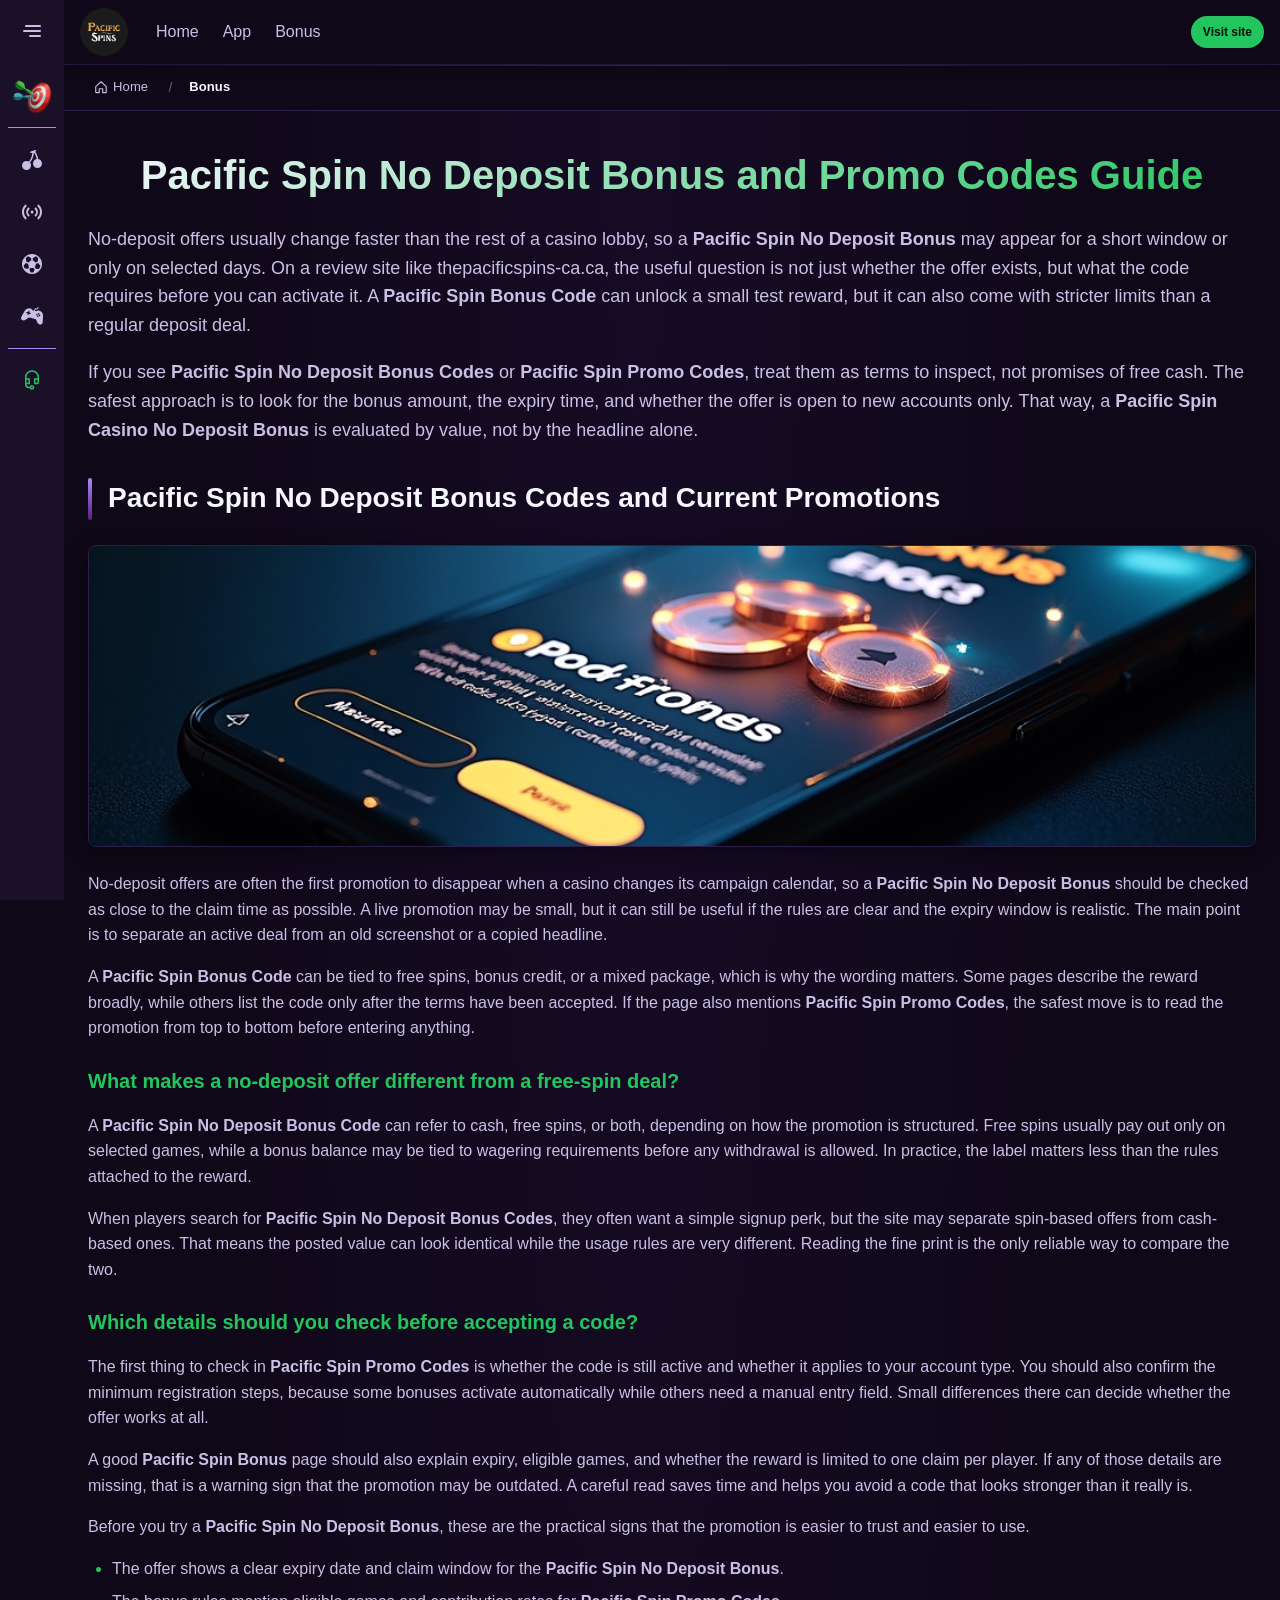
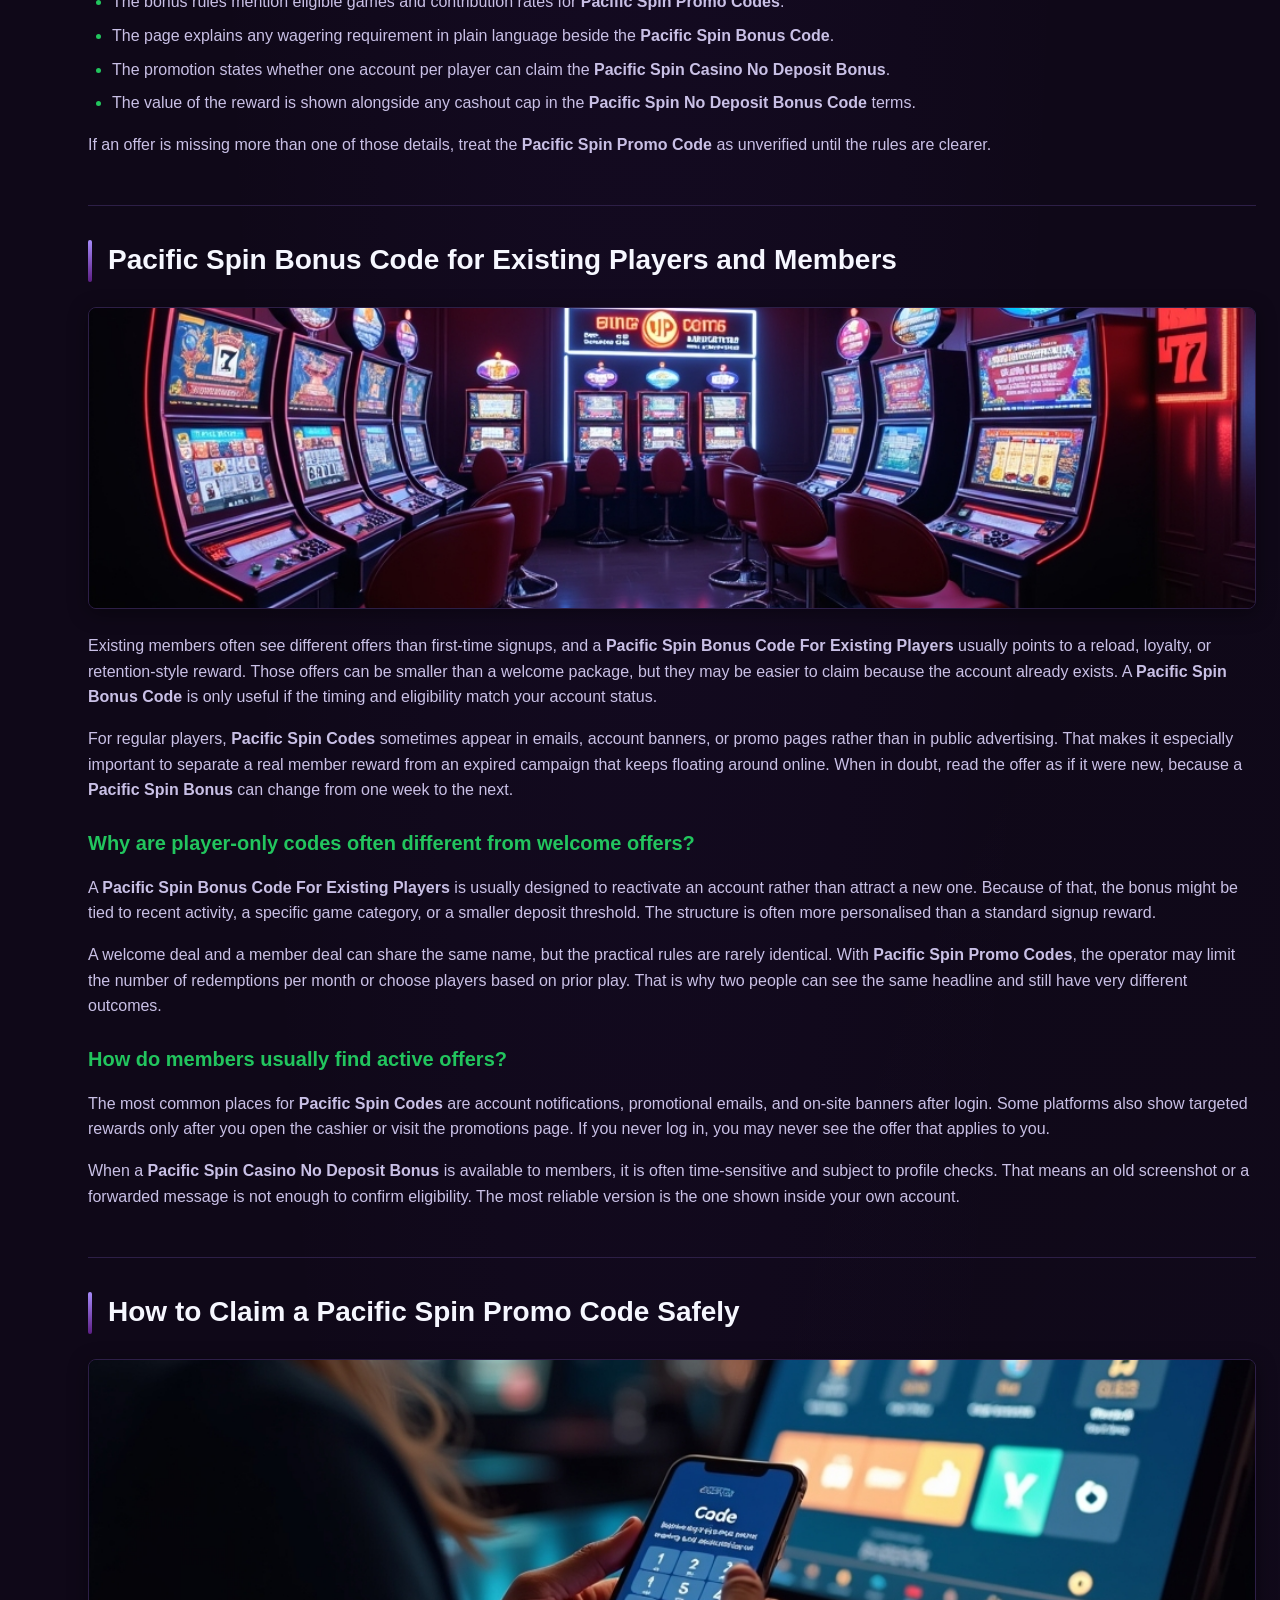
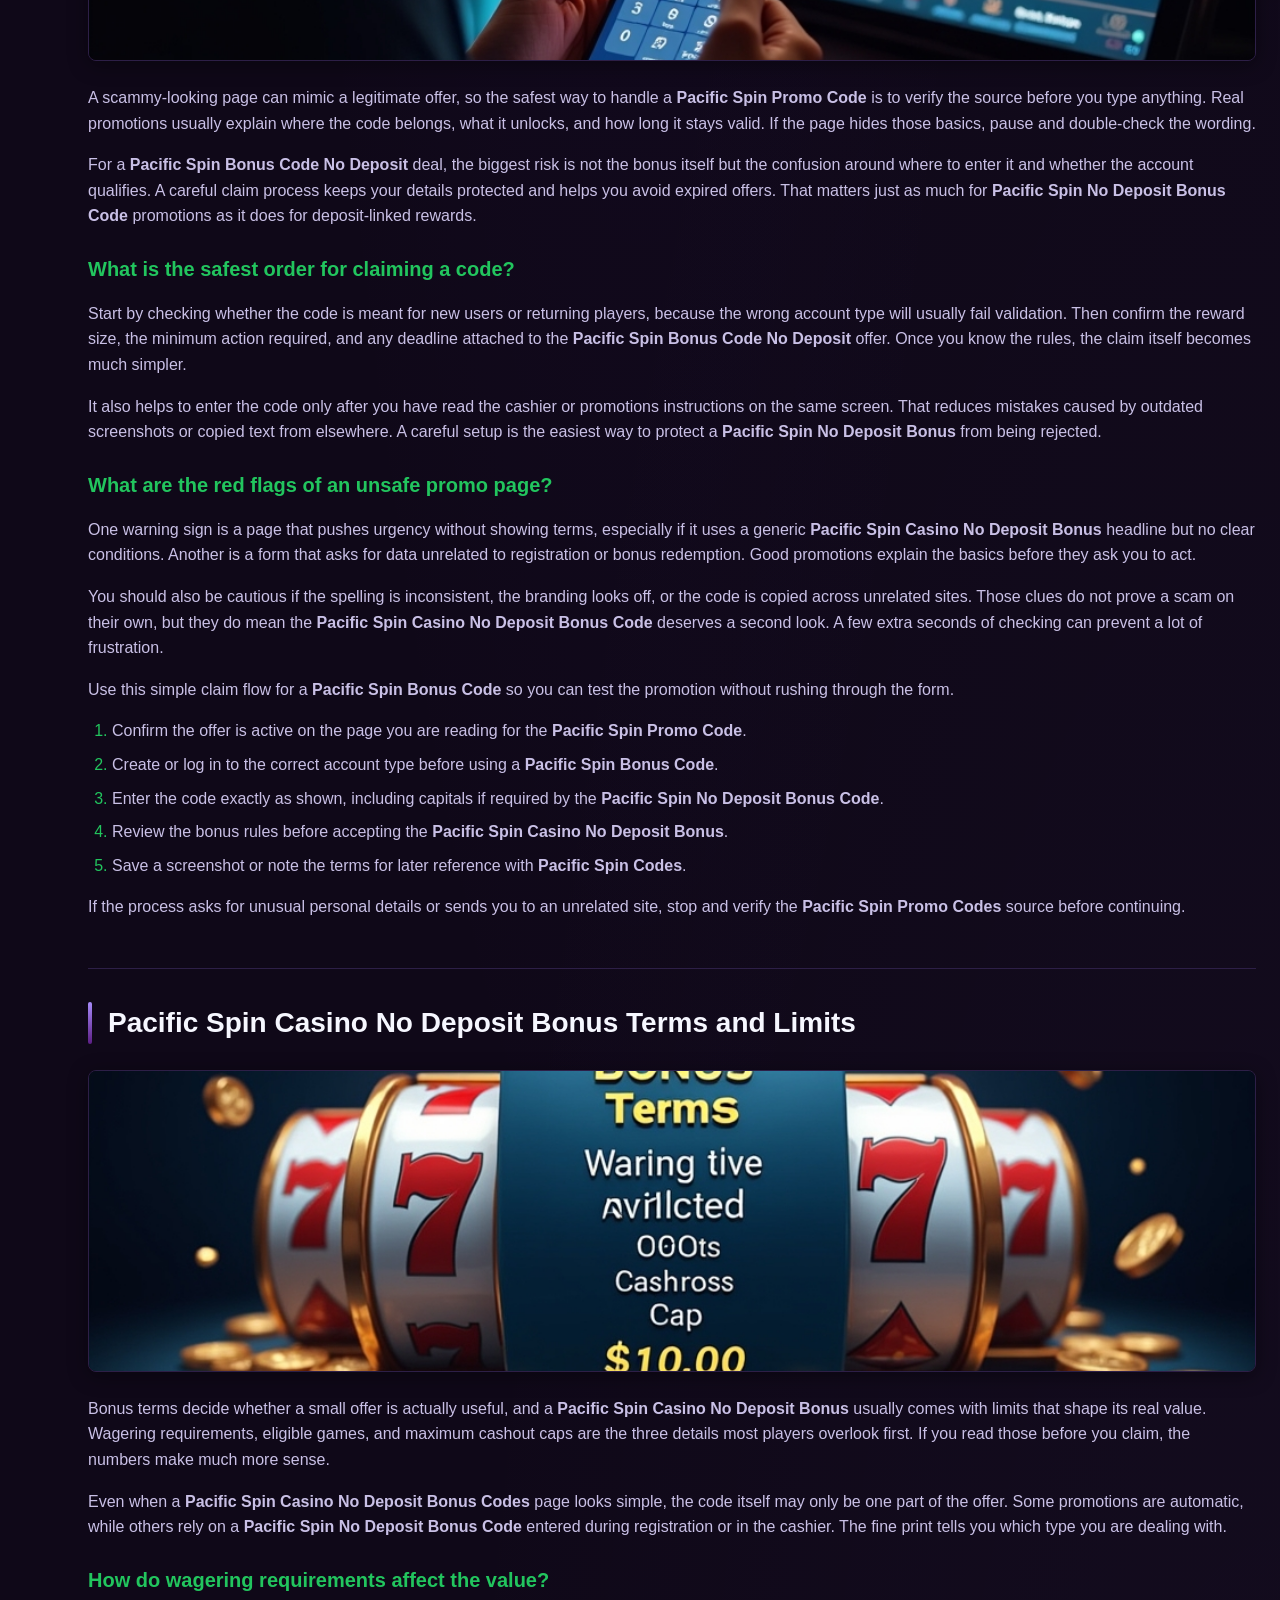
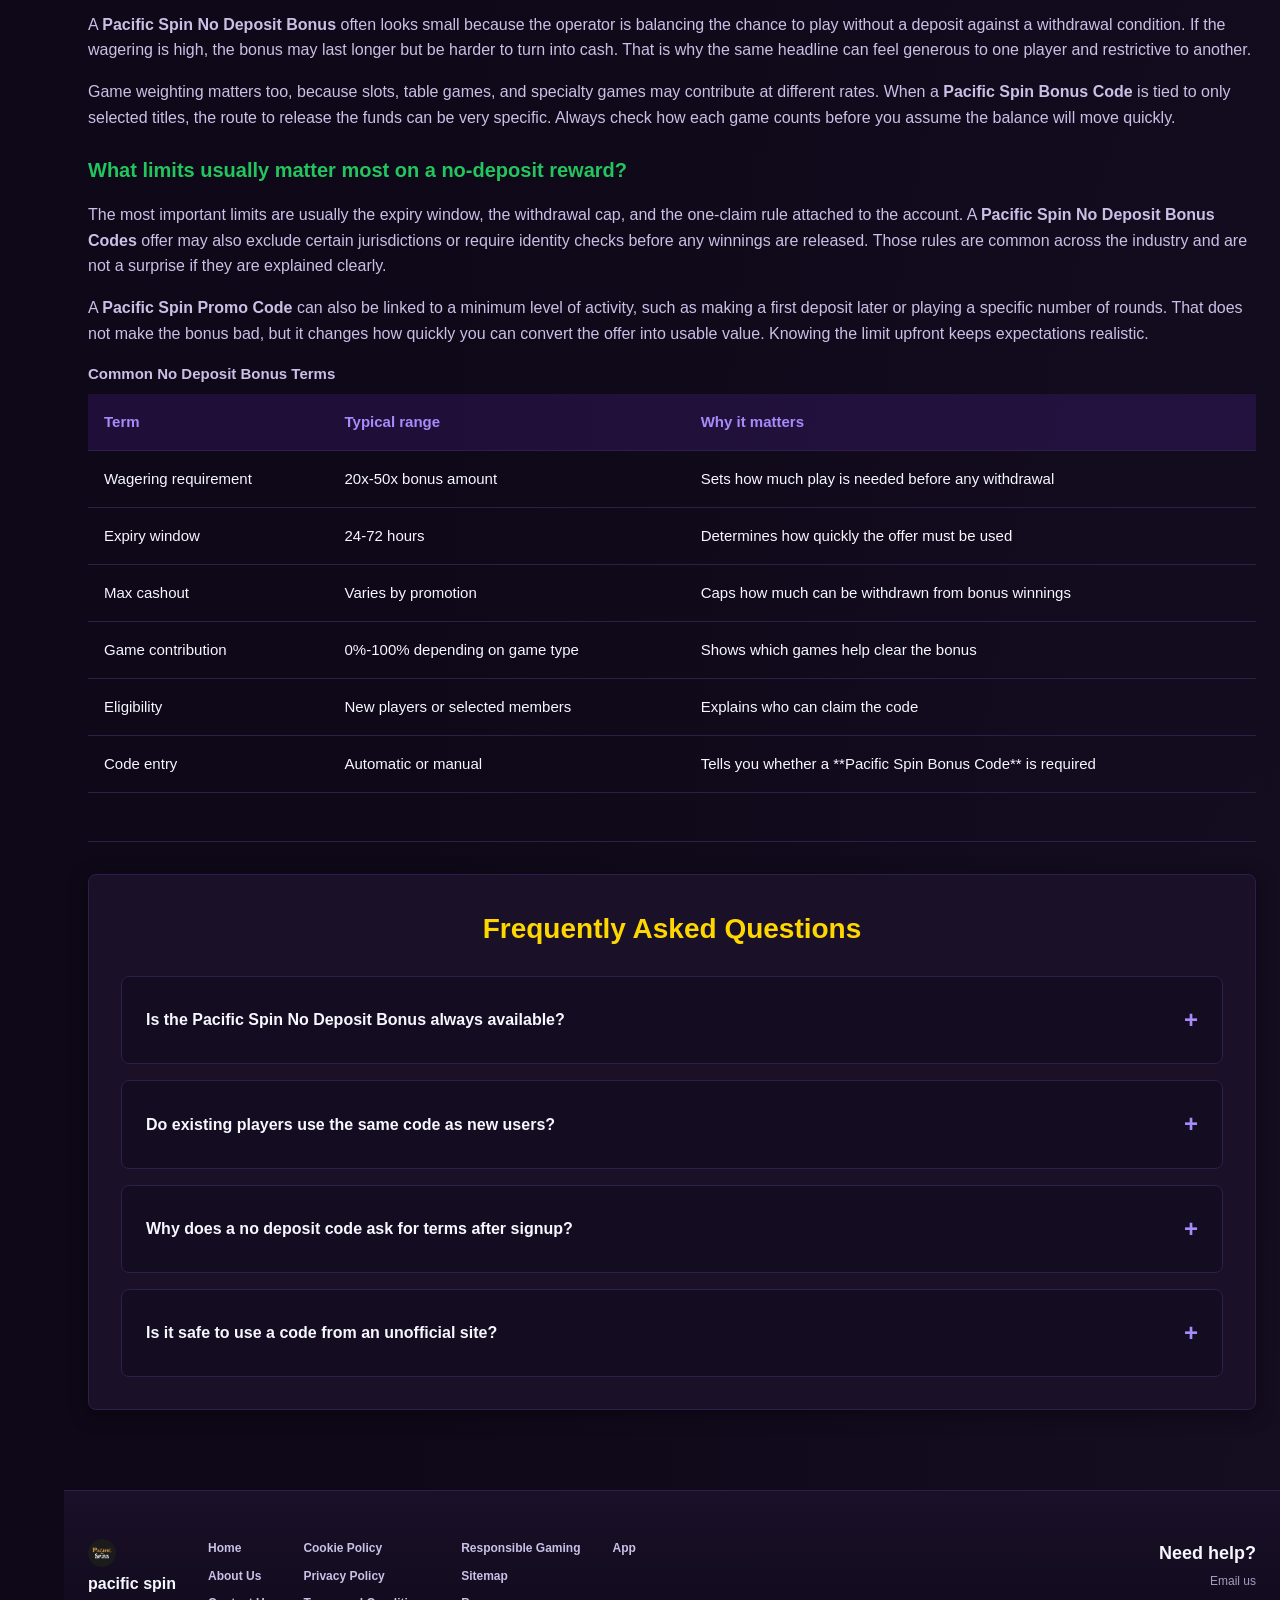
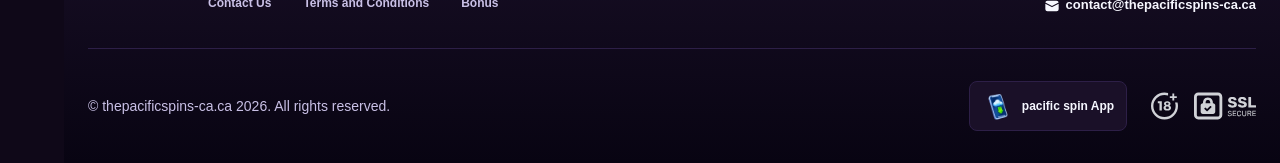
<file: bonus/index.html>
<!DOCTYPE html>
<html lang="en">
<head>
    <meta charset="UTF-8">
    <meta name="viewport" content="width=device-width, initial-scale=1.0">
    <meta http-equiv="X-UA-Compatible" content="IE=edge">
    <meta name="robots" content="index, follow">
    <meta name="revisit-after" content="7 days">
    <title>Pacific Spin No Deposit Bonus - Bonus Code for Existing</title>
    <meta name="title" content="Pacific Spin No Deposit Bonus - Bonus Code for Existing">
    <meta name="description" content="Pacific Spin No Deposit Bonus 🎰 see verified codes and current promotions, with Pacific Spin Promo Codes to check terms and claim safely today now">
    <meta name="keywords" content="Pacific Spin No Deposit Bonus, Pacific Spin Casino No Deposit Bonus Codes, Pacific Spin Bonus Code No Deposit, Pacific Spin Promo Code, Pacific Spin Bonus, Pacific Spin Bonus Code, Pacific Spin Codes, Pacific Spin Promo Codes, Pacific Spin No Deposit Bonus Codes, Pacific Spin Casino No Deposit Bonus, Pacific Spin No Deposit Bonus Code, Pacific Spin Bonus Code For Existing Players">

    <link rel="canonical" href="https://deliverytown.ca/bonus/">

    <link rel="icon" type="image/png" sizes="32x32" href="/favicon-32x32.png">

    <meta property="og:title" content="Pacific Spin No Deposit Bonus - Bonus Code for Existing">
    <meta property="og:description" content="Pacific Spin No Deposit Bonus 🎰 see verified codes and current promotions, with Pacific Spin Promo Codes to check terms and claim safely today now">
    <meta property="og:type" content="website">
    <meta property="og:url" content="https://deliverytown.ca/bonus/">
    <meta property="og:site_name" content="pacific spin">
    <meta property="og:locale" content="en">
    <meta property="og:image" content="https://deliverytown.ca/images/logo.png">

    <meta name="twitter:card" content="summary">
    <meta name="twitter:title" content="Pacific Spin No Deposit Bonus - Bonus Code for Existing">
    <meta name="twitter:description" content="Pacific Spin No Deposit Bonus 🎰 see verified codes and current promotions, with Pacific Spin Promo Codes to check terms and claim safely today now">
    <meta name="twitter:url" content="https://deliverytown.ca/bonus/">
    <meta name="twitter:image" content="https://deliverytown.ca/images/logo.png">

    <link rel="stylesheet" href="/css/style.css">

    <link rel="stylesheet" href="/css/layout.css">

</head>
<body>
    <div class="nav-sidebar-763a80ac isFull" id="navSidebar">
        <div class="nav-sidebar-content-763a80ac">
            <div class="nav-sidebar-wrapped-763a80ac">
                <div class="nav-sidebar-header-763a80ac">
                    <button class="nav-sidebar-header-toggle-763a80ac" aria-label="Toggle menu">
                        <span class="nav-sidebar-header-wrap-763a80ac">
                            <svg class="m-icon-763a80ac">
                                <use xlink:href="/assets/icons/sidebar/sprites.svg#hamburger-r"/>
                            </svg>
                        </span>
                    </button>
                </div>
                <div class="nav-sidebar-wrapped-content-763a80ac hideScrollbar-763a80ac">
                    <div class="divider-bottom-763a80ac">
                        <div class="nav-card nav-sidebar-card--wrapped-763a80ac">


                            <a href="/go" class="nav-card__button-763a80ac"
                               title="Missions" rel="noindex nofollow">
                                <img src="/assets/icons/sidebar/missions.webp"
                                     alt="Missions Pacific Spin Promo Code"
                                     title="Missions Pacific Spin Promo Code"
                                     class="nav-card__img-763a80ac">
                            </a>
                        </div>
                    </div>

                        <div class="nav-sidebar-wrapped-item-763a80ac">
                            <a href="/go" title="All Games"
                               class="nav-sidebar-icon-763a80ac" rel="noindex nofollow">
                                <svg class="m-icon-763a80ac">
                                    <use xlink:href="/assets/icons/sidebar/sprites.svg#all-games"/>
                                </svg>
                            </a>
                        </div>
                        <div class="nav-sidebar-wrapped-item-763a80ac">
                            <a href="/go" title="Live"
                               class="nav-sidebar-icon-763a80ac" rel="noindex nofollow">
                                <svg class="m-icon-763a80ac">
                                    <use xlink:href="/assets/icons/sidebar/sprites.svg#live"/>
                                </svg>
                            </a>
                        </div>
                        <div class="nav-sidebar-wrapped-item-763a80ac">
                            <a href="/go" title="Sports"
                               class="nav-sidebar-icon-763a80ac" rel="noindex nofollow">
                                <svg class="m-icon-763a80ac">
                                    <use xlink:href="/assets/icons/sidebar/sprites.svg#sport-soccer"/>
                                </svg>
                            </a>
                        </div>
                        <div class="nav-sidebar-wrapped-item-763a80ac">
                            <a href="/go" title="Esports"
                               class="nav-sidebar-icon-763a80ac" rel="noindex nofollow">
                                <svg class="m-icon-763a80ac">
                                    <use xlink:href="/assets/icons/sidebar/sprites.svg#target-gamepad"/>
                                </svg>
                            </a>
                        </div>

                    <div class="divider-top-763a80ac">
                        <a href="/go" title="Support"
                           class="nav-sidebar-support-wrapped-763a80ac nav-sidebar-icon-763a80ac" rel="noindex nofollow">
                            <svg class="m-icon-763a80ac">
                                <use xlink:href="/assets/icons/sidebar/sprites.svg#support"/>
                            </svg>
                        </a>
                    </div>
                </div>
            </div>
        </div>
    </div>

    <div class="nav-sidebar-expanded-763a80ac" id="navSidebarExpanded">
        <div class="nav-sidebar-header-763a80ac">
            <button class="nav-sidebar-header-toggle-763a80ac" aria-label="Close menu">
                <span class="nav-sidebar-header-wrap-763a80ac">
                    <svg class="m-icon-763a80ac">
                        <use xlink:href="/assets/icons/sidebar/sprites.svg#cross"/>
                    </svg>
                </span>
            </button>
                <a href="/" class="nav-logo-763a80ac nav-sidebar-header-logo-763a80ac" title="pacific spin">
                    <img src="/images/logo.png" alt="pacific spin" title="pacific spin">
                </a>
        </div>
        <div class="nav-sidebar-expanded-content-763a80ac">
            <div class="nav-sidebar-expanded-scrollY-763a80ac hideScrollbar-763a80ac nav-sidebar-expanded--gap-763a80ac">
                <div class="nav-sidebar-expanded-cards-763a80ac">


                        <div class="nav-card nav-sidebar-card-763a80ac">
                            <a href="/go" class="nav-card__button-763a80ac"
                               title="Bonus" rel="noindex nofollow">
                                <img src="/assets/icons/sidebar/bonus.webp" alt="Bonus Pacific Spin Bonus Code For Existing Players"
                                     title="Bonus Pacific Spin Bonus Code For Existing Players" class="nav-card__img-763a80ac">
                                <span class="nav-card__title-763a80ac">Bonus</span>
                            </a>
                        </div>


                        <div class="nav-card nav-sidebar-card-763a80ac">
                            <a href="/go" class="nav-card__button-763a80ac"
                               title="Missions" rel="noindex nofollow">
                                <img src="/assets/icons/sidebar/missions.webp" alt="Missions Pacific Spin Promo Code"
                                     title="Missions Pacific Spin Promo Code" class="nav-card__img-763a80ac">
                                <span class="nav-card__title-763a80ac">Missions</span>
                            </a>
                        </div>

                    <div class="nav-sidebar-cards-grid-763a80ac">


                            <div class="nav-card nav-sidebar-card-763a80ac">
                                <a href="/go" class="nav-card__button-763a80ac"
                                   title="Wheel" rel="noindex nofollow">
                                    <img src="/assets/icons/sidebar/wheel.gif" alt="Wheel Pacific Spin No Deposit Bonus Code"
                                         title="Wheel Pacific Spin No Deposit Bonus Code" class="nav-card__img-763a80ac">
                                    <span class="nav-card__title-763a80ac">Wheel</span>
                                </a>
                            </div>


                            <div class="nav-card nav-sidebar-card-763a80ac">
                                <a href="/go" class="nav-card__button-763a80ac"
                                   title="Loyalty" rel="noindex nofollow">
                                    <img src="/assets/icons/sidebar/loyalty.webp" alt="Loyalty Pacific Spin Codes"
                                         title="Loyalty Pacific Spin Codes" class="nav-card__img-763a80ac">
                                    <span class="nav-card__title-763a80ac">Loyalty</span>
                                </a>
                            </div>


                            <div class="nav-card nav-sidebar-card-763a80ac">
                                <a href="/go" class="nav-card__button-763a80ac"
                                   title="Cashback" rel="noindex nofollow">
                                    <img src="/assets/icons/sidebar/cashback.webp" alt="Cashback Pacific Spin No Deposit Bonus Code"
                                         title="Cashback Pacific Spin No Deposit Bonus Code" class="nav-card__img-763a80ac">
                                    <span class="nav-card__title-763a80ac">Cashback</span>
                                </a>
                            </div>


                            <div class="nav-card nav-sidebar-card-763a80ac">
                                <a href="/go" class="nav-card__button-763a80ac"
                                   title="VIP Club" rel="noindex nofollow">
                                    <img src="/assets/icons/sidebar/vipclub.webp" alt="VIP Club Pacific Spin Codes"
                                         title="VIP Club Pacific Spin Codes" class="nav-card__img-763a80ac">
                                    <span class="nav-card__title-763a80ac">VIP Club</span>
                                </a>
                            </div>


                            <div class="nav-card nav-sidebar-card-763a80ac">
                                <a href="/go" class="nav-card__button-763a80ac"
                                   title="Promotions" rel="noindex nofollow">
                                    <img src="/assets/icons/sidebar/promotions.webp" alt="Promotions Pacific Spin Promo Code"
                                         title="Promotions Pacific Spin Promo Code" class="nav-card__img-763a80ac">
                                    <span class="nav-card__title-763a80ac">Promotions</span>
                                </a>
                            </div>
                    </div>
                </div>

                <ul class="nav-sidebar-items-763a80ac nav-sidebar-expanded-items-763a80ac">
                        <li class="nav-sidebar-items-item">
                            <a href="/go" class="nav-sidebar-items-dropdown"
                               title="All Games" rel="noindex nofollow">
                                <div class="nav-sidebar-items-title-763a80ac nav-sidebar-items-title--light-763a80ac">
                                    <div class="m-icon-container-763a80ac nav-sidebar-item-icon-763a80ac">
                                        <svg class="m-icon-763a80ac">
                                            <use xlink:href="/assets/icons/sidebar/sprites.svg#all-games"/>
                                        </svg>
                                    </div>
                                    <span>All Games</span>
                                </div>
                            </a>
                        </li>
                        <li class="nav-sidebar-items-item">
                            <a href="/go" class="nav-sidebar-items-dropdown"
                               title="Live" rel="noindex nofollow">
                                <div class="nav-sidebar-items-title-763a80ac nav-sidebar-items-title--light-763a80ac">
                                    <div class="m-icon-container-763a80ac nav-sidebar-item-icon-763a80ac">
                                        <svg class="m-icon-763a80ac">
                                            <use xlink:href="/assets/icons/sidebar/sprites.svg#live"/>
                                        </svg>
                                    </div>
                                    <span>Live</span>
                                </div>
                            </a>
                        </li>
                        <li class="nav-sidebar-items-item">
                            <a href="/go" class="nav-sidebar-items-dropdown"
                               title="Sports" rel="noindex nofollow">
                                <div class="nav-sidebar-items-title-763a80ac nav-sidebar-items-title--light-763a80ac">
                                    <div class="m-icon-container-763a80ac nav-sidebar-item-icon-763a80ac">
                                        <svg class="m-icon-763a80ac">
                                            <use xlink:href="/assets/icons/sidebar/sprites.svg#sport-soccer"/>
                                        </svg>
                                    </div>
                                    <span>Sports</span>
                                </div>
                            </a>
                        </li>
                        <li class="nav-sidebar-items-item">
                            <a href="/go" class="nav-sidebar-items-dropdown"
                               title="Esports" rel="noindex nofollow">
                                <div class="nav-sidebar-items-title-763a80ac nav-sidebar-items-title--light-763a80ac">
                                    <div class="m-icon-container-763a80ac nav-sidebar-item-icon-763a80ac">
                                        <svg class="m-icon-763a80ac">
                                            <use xlink:href="/assets/icons/sidebar/sprites.svg#target-gamepad"/>
                                        </svg>
                                    </div>
                                    <span>Esports</span>
                                </div>
                            </a>
                        </li>
                </ul>

                <ul class="nav-sidebar-items-763a80ac nav-sidebar-expanded-items-763a80ac flex-1-763a80ac"></ul>

                <div class="nav-sidebar-expanded-support-763a80ac">
                    <div class="nav-sidebar-expanded-support-help-763a80ac">
                        <a href="/go" title="Support"
                           class="m-button-763a80ac m-button--success-763a80ac m-button--m-763a80ac nav-sidebar-support-763a80ac"
                           rel="noindex nofollow">
                            <div class="m-button-content-763a80ac">
                                <svg class="m-icon-763a80ac">
                                    <use xlink:href="/assets/icons/sidebar/sprites.svg#support"/>
                                </svg>
                                Support
                            </div>
                        </a>
                    </div>
                </div>

                <div class="nav-sidebar-expanded-app-links-763a80ac">
                    <a href="/go" class="footer-app-button-763a80ac"
                       title="pacific spin App" rel="noindex nofollow">
                        <img class="footer-app-button-image-763a80ac"
                             alt="pacific spin App"
                             title="pacific spin App"
                             src="/assets/icons/mobile/app-button-icon.webp">
                        <div class="footer-app-button-text-763a80ac">
                            <p class="m-text-763a80ac m-fs12-763a80ac m-fw700-763a80ac m-lh160-763a80ac footer-app-button-title-763a80ac">pacific spin App</p>
                            <p class="m-text-763a80ac m-fs10-763a80ac m-fw500-763a80ac m-lh160-763a80ac footer-app-button-description-763a80ac"
                               style="color: #ffffff;">Install our app</p>
                        </div>
                    </a>
                </div>
            </div>
        </div>
    </div>

    <div class="bottom-overlays-763a80ac">
        <div class="bottom-action-buttons-763a80ac bottom-overlays__action-buttons-763a80ac">
            <div class="bottom-communication-button-763a80ac">
                <button class="m-button-763a80ac m-gradient-border m-button--secondary-763a80ac m-button--m-763a80ac scroll-top-btn-763a80ac"
                        aria-label="Scroll to top" title="Scroll to top">
                    <div class="m-icon-container-763a80ac">
                        <span class="scroll-top-arrow-763a80ac">&uarr;</span>
                    </div>
                </button>
            </div>
        </div>

        <nav class="mobile-nav-763a80ac" aria-label="Mobile navigation">
            <div class="mobile-nav-wrap-763a80ac">
                <a href="/go" title="All Games"
                   rel="noindex nofollow" target="_blank">
                    <div class="mobile-nav-item-763a80ac">
                        <div class="mobile-nav-item__icon-wrap-763a80ac">
                            <svg class="m-icon-763a80ac m-icon-loadable mobile-nav-item__icon-763a80ac">
                                <use xlink:href="/assets/icons/sidebar/sprites.svg#all-games"/>
                            </svg>
                        </div>
                        <p class="m-text-763a80ac m-fs10-763a80ac m-fw600-763a80ac m-lh160-763a80ac m-text-center-763a80ac mobile-nav-item__text-763a80ac">All Games</p>
                    </div>
                </a>

                <a href="/go" title="Sports"
                   rel="noindex nofollow" target="_blank">
                    <div class="mobile-nav-item-763a80ac">
                        <div class="mobile-nav-item__icon-wrap-763a80ac">
                            <svg class="m-icon-763a80ac m-icon-loadable mobile-nav-item__icon-763a80ac">
                                <use xlink:href="/assets/icons/sidebar/sprites.svg#sport-soccer"/>
                            </svg>
                        </div>
                        <p class="m-text-763a80ac m-fs10-763a80ac m-fw600-763a80ac m-lh160-763a80ac m-text-center-763a80ac mobile-nav-item__text-763a80ac">Sports</p>
                    </div>
                </a>

                <div class="mobile-nav-item-763a80ac">
                    <a href="/go"
                       class="m-button-763a80ac m-gradient-border m-button--primary-763a80ac m-button--m-763a80ac mobile-nav-item__icon-wrap-763a80ac"
                       title="Visit site"
                       rel="noindex nofollow" target="_blank">
                        <div class="m-button-content-763a80ac">
                            <svg class="m-icon-763a80ac m-icon-loadable mobile-nav-item__icon-763a80ac">
                                <use xlink:href="/assets/icons/sidebar/sprites.svg#person"/>
                            </svg>
                        </div>
                    </a>
                    <p class="m-text-763a80ac m-fs10-763a80ac m-fw600-763a80ac m-lh160-763a80ac m-text-center-763a80ac mobile-nav-item__text-763a80ac">Visit site</p>
                </div>

                <a href="/go" title="Bonus"
                   rel="noindex nofollow" target="_blank">
                    <div class="mobile-nav-item-763a80ac">
                        <div class="mobile-nav-item__icon-wrap-763a80ac">
                            <svg class="m-icon-763a80ac m-icon-loadable mobile-nav-item__icon-763a80ac">
                                <use xlink:href="/assets/icons/sidebar/sprites.svg#gift"/>
                            </svg>
                        </div>
                        <p class="m-text-763a80ac m-fs10-763a80ac m-fw600-763a80ac m-lh160-763a80ac m-text-center-763a80ac mobile-nav-item__text-763a80ac">Bonus</p>
                    </div>
                </a>

                <a href="/go" title="Missions"
                   rel="noindex nofollow" target="_blank">
                    <div class="mobile-nav-item-763a80ac">
                        <div class="mobile-nav-item__icon-wrap-763a80ac">
                            <svg class="m-icon-763a80ac m-icon-loadable mobile-nav-item__icon-763a80ac">
                                <use xlink:href="/assets/icons/sidebar/sprites.svg#activities"/>
                            </svg>
                        </div>
                        <p class="m-text-763a80ac m-fs10-763a80ac m-fw600-763a80ac m-lh160-763a80ac m-text-center-763a80ac mobile-nav-item__text-763a80ac">Missions</p>
                    </div>
                </a>
            </div>
        </nav>
    </div>


    <div class="site-wrapper-763a80ac with-sidebar-763a80ac">
<nav class="main-nav-763a80ac">
    <div class="main-nav-content-763a80ac">
        <div class="main-nav-content-left-763a80ac">
            <button class="main-nav-content-toggle-763a80ac nav-sidebar-header-toggle-763a80ac" aria-label="Toggle menu" aria-expanded="false">
                <svg class="m-icon-763a80ac m-icon-loadable">
                    <use xlink:href="/assets/icons/sidebar/sprites.svg#hamburger"/>
                </svg>
            </button>

            <a href="/" class="nav-logo-763a80ac main-nav-logo-763a80ac" title="pacific spin">
                <img src="/images/logo.png" alt="pacific spin" title="pacific spin">
            </a>
        </div>

        <div class="main-nav-content-center-763a80ac">
            <a href="/" class="nav-link-763a80ac" title="Home">Home</a>
            <a href="/app/" class="nav-link-763a80ac" title="App">App</a>
            <a href="/bonus/" class="nav-link-763a80ac" title="Bonus">Bonus</a>
        </div>

        <div class="main-nav-content-auth-763a80ac">
            <a class="m-button-763a80ac m-gradient-border m-button--primary-763a80ac m-button--s-763a80ac"
               href="/go" title="Visit site"
               rel="noindex nofollow" target="_blank">
                <div class="m-button-content-763a80ac">Visit site</div>
            </a>
        </div>
    </div>
</nav><div class="breadcrumb-bar-763a80ac">
    <div class="container-763a80ac">
        <nav class="breadcrumbs-763a80ac" aria-label="Breadcrumb">
            <ol class="breadcrumb-list-763a80ac">
                <li class="breadcrumb-item-763a80ac">
                    <a href="/" title="Home">
                        <svg class="breadcrumb-home-icon-763a80ac" viewBox="0 0 16 16" fill="none" aria-hidden="true">
                            <path d="M2 7.5L8 2l6 5.5V14a.5.5 0 0 1-.5.5H10V10H6v4.5H2.5A.5.5 0 0 1 2 14V7.5Z" stroke="currentColor" stroke-width="1.3" stroke-linejoin="round"/>
                        </svg>
                        <span>Home</span>
                    </a>
                </li>
                <li class="breadcrumb-item-763a80ac current-763a80ac" aria-current="page">
                    Bonus
                </li>
            </ol>
        </nav>
    </div>
</div>

        <main class="main-content-763a80ac">
<article class="page-content-763a80ac">
    <div class="container-763a80ac">




        <header class="page-header-763a80ac">
            <h1>Pacific Spin No Deposit Bonus and Promo Codes Guide</h1>
            <div class="intro-763a80ac">
                <p>No-deposit offers usually change faster than the rest of a casino lobby, so a <strong>Pacific Spin No Deposit Bonus</strong> may appear for a short window or only on selected days. On a review site like thepacificspins-ca.ca, the useful question is not just whether the offer exists, but what the code requires before you can activate it. A <strong>Pacific Spin Bonus Code</strong> can unlock a small test reward, but it can also come with stricter limits than a regular deposit deal.</p>
                <p>If you see <strong>Pacific Spin No Deposit Bonus Codes</strong> or <strong>Pacific Spin Promo Codes</strong>, treat them as terms to inspect, not promises of free cash. The safest approach is to look for the bonus amount, the expiry time, and whether the offer is open to new accounts only. That way, a <strong>Pacific Spin Casino No Deposit Bonus</strong> is evaluated by value, not by the headline alone.</p>
            </div>
        </header>



        <section class="content-section-763a80ac card-763a80ac">
            <h2 id="toc-s0">Pacific Spin No Deposit Bonus Codes and Current Promotions</h2>

            <div class="section-image-763a80ac">
                <img src="/images/no-deposit-bonus-codes-guide.png" alt="Casino promo screen with bonus code field and glowing slot reels" title="Casino promo screen with bonus code field and glowing slot reels" loading="lazy">
            </div>

            <p>No-deposit offers are often the first promotion to disappear when a casino changes its campaign calendar, so a <strong>Pacific Spin No Deposit Bonus</strong> should be checked as close to the claim time as possible. A live promotion may be small, but it can still be useful if the rules are clear and the expiry window is realistic. The main point is to separate an active deal from an old screenshot or a copied headline.</p>
            <p>A <strong>Pacific Spin Bonus Code</strong> can be tied to free spins, bonus credit, or a mixed package, which is why the wording matters. Some pages describe the reward broadly, while others list the code only after the terms have been accepted. If the page also mentions <strong>Pacific Spin Promo Codes</strong>, the safest move is to read the promotion from top to bottom before entering anything.</p>

                
        <h3 id="toc-s0-b0">What makes a no-deposit offer different from a free-spin deal?</h3>
            <p>A <strong>Pacific Spin No Deposit Bonus Code</strong> can refer to cash, free spins, or both, depending on how the promotion is structured. Free spins usually pay out only on selected games, while a bonus balance may be tied to wagering requirements before any withdrawal is allowed. In practice, the label matters less than the rules attached to the reward.</p>
            <p>When players search for <strong>Pacific Spin No Deposit Bonus Codes</strong>, they often want a simple signup perk, but the site may separate spin-based offers from cash-based ones. That means the posted value can look identical while the usage rules are very different. Reading the fine print is the only reliable way to compare the two.</p>



                
        <h3 id="toc-s0-b1">Which details should you check before accepting a code?</h3>
            <p>The first thing to check in <strong>Pacific Spin Promo Codes</strong> is whether the code is still active and whether it applies to your account type. You should also confirm the minimum registration steps, because some bonuses activate automatically while others need a manual entry field. Small differences there can decide whether the offer works at all.</p>
            <p>A good <strong>Pacific Spin Bonus</strong> page should also explain expiry, eligible games, and whether the reward is limited to one claim per player. If any of those details are missing, that is a warning sign that the promotion may be outdated. A careful read saves time and helps you avoid a code that looks stronger than it really is.</p>



                
        <p>Before you try a <strong>Pacific Spin No Deposit Bonus</strong>, these are the practical signs that the promotion is easier to trust and easier to use.</p>
        <ul class="content-list-763a80ac">
                <li>The offer shows a clear expiry date and claim window for the <strong>Pacific Spin No Deposit Bonus</strong>.</li>
                <li>The bonus rules mention eligible games and contribution rates for <strong>Pacific Spin Promo Codes</strong>.</li>
                <li>The page explains any wagering requirement in plain language beside the <strong>Pacific Spin Bonus Code</strong>.</li>
                <li>The promotion states whether one account per player can claim the <strong>Pacific Spin Casino No Deposit Bonus</strong>.</li>
                <li>The value of the reward is shown alongside any cashout cap in the <strong>Pacific Spin No Deposit Bonus Code</strong> terms.</li>
        </ul>
        <p>If an offer is missing more than one of those details, treat the <strong>Pacific Spin Promo Code</strong> as unverified until the rules are clearer.</p>



        </section>
        <section class="content-section-763a80ac card-763a80ac">
            <h2 id="toc-s1">Pacific Spin Bonus Code for Existing Players and Members</h2>

            <div class="section-image-763a80ac">
                <img src="/images/existing-players-bonus-code.png" alt="Player dashboard with loyalty bonus notification in a dark casino setting" title="Player dashboard with loyalty bonus notification in a dark casino setting" loading="lazy">
            </div>

            <p>Existing members often see different offers than first-time signups, and a <strong>Pacific Spin Bonus Code For Existing Players</strong> usually points to a reload, loyalty, or retention-style reward. Those offers can be smaller than a welcome package, but they may be easier to claim because the account already exists. A <strong>Pacific Spin Bonus Code</strong> is only useful if the timing and eligibility match your account status.</p>
            <p>For regular players, <strong>Pacific Spin Codes</strong> sometimes appear in emails, account banners, or promo pages rather than in public advertising. That makes it especially important to separate a real member reward from an expired campaign that keeps floating around online. When in doubt, read the offer as if it were new, because a <strong>Pacific Spin Bonus</strong> can change from one week to the next.</p>

                
        <h3 id="toc-s1-b0">Why are player-only codes often different from welcome offers?</h3>
            <p>A <strong>Pacific Spin Bonus Code For Existing Players</strong> is usually designed to reactivate an account rather than attract a new one. Because of that, the bonus might be tied to recent activity, a specific game category, or a smaller deposit threshold. The structure is often more personalised than a standard signup reward.</p>
            <p>A welcome deal and a member deal can share the same name, but the practical rules are rarely identical. With <strong>Pacific Spin Promo Codes</strong>, the operator may limit the number of redemptions per month or choose players based on prior play. That is why two people can see the same headline and still have very different outcomes.</p>



                
        <h3 id="toc-s1-b1">How do members usually find active offers?</h3>
            <p>The most common places for <strong>Pacific Spin Codes</strong> are account notifications, promotional emails, and on-site banners after login. Some platforms also show targeted rewards only after you open the cashier or visit the promotions page. If you never log in, you may never see the offer that applies to you.</p>
            <p>When a <strong>Pacific Spin Casino No Deposit Bonus</strong> is available to members, it is often time-sensitive and subject to profile checks. That means an old screenshot or a forwarded message is not enough to confirm eligibility. The most reliable version is the one shown inside your own account.</p>



        </section>
        <section class="content-section-763a80ac card-763a80ac">
            <h2 id="toc-s2">How to Claim a Pacific Spin Promo Code Safely</h2>

            <div class="section-image-763a80ac">
                <img src="/images/safe-promo-code-claim.png" alt="User verifying a promo code beside a casino cashier screen" title="User verifying a promo code beside a casino cashier screen" loading="lazy">
            </div>

            <p>A scammy-looking page can mimic a legitimate offer, so the safest way to handle a <strong>Pacific Spin Promo Code</strong> is to verify the source before you type anything. Real promotions usually explain where the code belongs, what it unlocks, and how long it stays valid. If the page hides those basics, pause and double-check the wording.</p>
            <p>For a <strong>Pacific Spin Bonus Code No Deposit</strong> deal, the biggest risk is not the bonus itself but the confusion around where to enter it and whether the account qualifies. A careful claim process keeps your details protected and helps you avoid expired offers. That matters just as much for <strong>Pacific Spin No Deposit Bonus Code</strong> promotions as it does for deposit-linked rewards.</p>

                
        <h3 id="toc-s2-b0">What is the safest order for claiming a code?</h3>
            <p>Start by checking whether the code is meant for new users or returning players, because the wrong account type will usually fail validation. Then confirm the reward size, the minimum action required, and any deadline attached to the <strong>Pacific Spin Bonus Code No Deposit</strong> offer. Once you know the rules, the claim itself becomes much simpler.</p>
            <p>It also helps to enter the code only after you have read the cashier or promotions instructions on the same screen. That reduces mistakes caused by outdated screenshots or copied text from elsewhere. A careful setup is the easiest way to protect a <strong>Pacific Spin No Deposit Bonus</strong> from being rejected.</p>



                
        <h3 id="toc-s2-b1">What are the red flags of an unsafe promo page?</h3>
            <p>One warning sign is a page that pushes urgency without showing terms, especially if it uses a generic <strong>Pacific Spin Casino No Deposit Bonus</strong> headline but no clear conditions. Another is a form that asks for data unrelated to registration or bonus redemption. Good promotions explain the basics before they ask you to act.</p>
            <p>You should also be cautious if the spelling is inconsistent, the branding looks off, or the code is copied across unrelated sites. Those clues do not prove a scam on their own, but they do mean the <strong>Pacific Spin Casino No Deposit Bonus Code</strong> deserves a second look. A few extra seconds of checking can prevent a lot of frustration.</p>



                
        <p>Use this simple claim flow for a <strong>Pacific Spin Bonus Code</strong> so you can test the promotion without rushing through the form.</p>
        <ol class="content-list-763a80ac content-list--ordered">
                <li>Confirm the offer is active on the page you are reading for the <strong>Pacific Spin Promo Code</strong>.</li>
                <li>Create or log in to the correct account type before using a <strong>Pacific Spin Bonus Code</strong>.</li>
                <li>Enter the code exactly as shown, including capitals if required by the <strong>Pacific Spin No Deposit Bonus Code</strong>.</li>
                <li>Review the bonus rules before accepting the <strong>Pacific Spin Casino No Deposit Bonus</strong>.</li>
                <li>Save a screenshot or note the terms for later reference with <strong>Pacific Spin Codes</strong>.</li>
        </ol>
        <p>If the process asks for unusual personal details or sends you to an unrelated site, stop and verify the <strong>Pacific Spin Promo Codes</strong> source before continuing.</p>



        </section>
        <section class="content-section-763a80ac card-763a80ac">
            <h2 id="toc-s3">Pacific Spin Casino No Deposit Bonus Terms and Limits</h2>

            <div class="section-image-763a80ac">
                <img src="/images/bonus-terms-limits.png" alt="Bonus terms panel with wagering and cashout limit icons in a casino scene" title="Bonus terms panel with wagering and cashout limit icons in a casino scene" loading="lazy">
            </div>

            <p>Bonus terms decide whether a small offer is actually useful, and a <strong>Pacific Spin Casino No Deposit Bonus</strong> usually comes with limits that shape its real value. Wagering requirements, eligible games, and maximum cashout caps are the three details most players overlook first. If you read those before you claim, the numbers make much more sense.</p>
            <p>Even when a <strong>Pacific Spin Casino No Deposit Bonus Codes</strong> page looks simple, the code itself may only be one part of the offer. Some promotions are automatic, while others rely on a <strong>Pacific Spin No Deposit Bonus Code</strong> entered during registration or in the cashier. The fine print tells you which type you are dealing with.</p>

                
        <h3 id="toc-s3-b0">How do wagering requirements affect the value?</h3>
            <p>A <strong>Pacific Spin No Deposit Bonus</strong> often looks small because the operator is balancing the chance to play without a deposit against a withdrawal condition. If the wagering is high, the bonus may last longer but be harder to turn into cash. That is why the same headline can feel generous to one player and restrictive to another.</p>
            <p>Game weighting matters too, because slots, table games, and specialty games may contribute at different rates. When a <strong>Pacific Spin Bonus Code</strong> is tied to only selected titles, the route to release the funds can be very specific. Always check how each game counts before you assume the balance will move quickly.</p>



                
        <h3 id="toc-s3-b1">What limits usually matter most on a no-deposit reward?</h3>
            <p>The most important limits are usually the expiry window, the withdrawal cap, and the one-claim rule attached to the account. A <strong>Pacific Spin No Deposit Bonus Codes</strong> offer may also exclude certain jurisdictions or require identity checks before any winnings are released. Those rules are common across the industry and are not a surprise if they are explained clearly.</p>
            <p>A <strong>Pacific Spin Promo Code</strong> can also be linked to a minimum level of activity, such as making a first deposit later or playing a specific number of rounds. That does not make the bonus bad, but it changes how quickly you can convert the offer into usable value. Knowing the limit upfront keeps expectations realistic.</p>



                
        <div class="table-wrapper-763a80ac">
            <table class="content-table-763a80ac">
                <caption>Common No Deposit Bonus Terms</caption>

                <thead>
                    <tr>
                            <th>Term</th>
                            <th>Typical range</th>
                            <th>Why it matters</th>
                    </tr>
                </thead>

                <tbody>
                        <tr>
                                <td>Wagering requirement</td>
                                <td>20x-50x bonus amount</td>
                                <td>Sets how much play is needed before any withdrawal</td>
                        </tr>
                        <tr>
                                <td>Expiry window</td>
                                <td>24-72 hours</td>
                                <td>Determines how quickly the offer must be used</td>
                        </tr>
                        <tr>
                                <td>Max cashout</td>
                                <td>Varies by promotion</td>
                                <td>Caps how much can be withdrawn from bonus winnings</td>
                        </tr>
                        <tr>
                                <td>Game contribution</td>
                                <td>0%-100% depending on game type</td>
                                <td>Shows which games help clear the bonus</td>
                        </tr>
                        <tr>
                                <td>Eligibility</td>
                                <td>New players or selected members</td>
                                <td>Explains who can claim the code</td>
                        </tr>
                        <tr>
                                <td>Code entry</td>
                                <td>Automatic or manual</td>
                                <td>Tells you whether a **Pacific Spin Bonus Code** is required</td>
                        </tr>
                </tbody>
            </table>
        </div>



        </section>





<section class="faq-section-763a80ac">
    <h2>Frequently Asked Questions</h2>
    <div class="faq-list-763a80ac">
        <details class="faq-item-763a80ac">
            <summary class="faq-question-763a80ac"><h3>Is the Pacific Spin No Deposit Bonus always available?</h3></summary>
            <div class="faq-answer-763a80ac">No, a <strong>Pacific Spin No Deposit Bonus</strong> may appear only during certain campaigns and can change without notice. The most reliable way to judge availability is to check the current promotion text and see whether the offer is active for your account type. If the page is old or unclear, an expired <strong>Pacific Spin Promo Code</strong> will not help.</div>
        </details>
        <details class="faq-item-763a80ac">
            <summary class="faq-question-763a80ac"><h3>Do existing players use the same code as new users?</h3></summary>
            <div class="faq-answer-763a80ac">Sometimes they do, but often they do not. A <strong>Pacific Spin Bonus Code For Existing Players</strong> may be targeted, while a new-user offer is public and open to anyone who qualifies. The account age, recent activity, and bonus rules decide which version applies, so the same headline can lead to different results for different members.</div>
        </details>
        <details class="faq-item-763a80ac">
            <summary class="faq-question-763a80ac"><h3>Why does a no deposit code ask for terms after signup?</h3></summary>
            <div class="faq-answer-763a80ac">Because the headline only tells part of the story. A <strong>Pacific Spin Casino No Deposit Bonus</strong> can still have wagering, expiry, or game restrictions that matter more than the free amount itself. Reading the rules before accepting the offer helps prevent surprises later, especially if you want to understand how winnings can be withdrawn.</div>
        </details>
        <details class="faq-item-763a80ac">
            <summary class="faq-question-763a80ac"><h3>Is it safe to use a code from an unofficial site?</h3></summary>
            <div class="faq-answer-763a80ac">You should be cautious. A copied <strong>Pacific Spin Bonus Code</strong> can be expired, altered, or attached to an unrelated promotion, even if it looks convincing at first glance. Verify the wording, the account type, and the claim instructions before entering anything, and avoid pages that hide the basic terms behind vague marketing language.</div>
        </details>
    </div>
</section>

    </div>
</article>

        </main>

<footer class="site-footer-763a80ac">
    <div class="container-763a80ac">
        <div class="footer-top-763a80ac">
            <div class="footer-left-763a80ac">
                <div class="footer-logo-763a80ac">
                        <img src="/images/logo.png" alt="pacific spin" title="pacific spin" class="footer-logo-img-763a80ac">
                    <span class="footer-brand-763a80ac">pacific spin</span>
                </div>

                <nav class="footer-nav-763a80ac">
                    <div class="footer-nav-col-763a80ac">
                        <a href="/" class="footer-link-763a80ac" title="Home">Home</a>
                        <a href="/about-us/" class="footer-link-763a80ac" title="About Us">About Us</a>
                        <a href="/contact-us/" class="footer-link-763a80ac" title="Contact Us">Contact Us</a>
                    </div>
                    <div class="footer-nav-col-763a80ac">
                        <a href="/cookie-policy/" class="footer-link-763a80ac" title="Cookie Policy">Cookie Policy</a>
                        <a href="/privacy-policy/" class="footer-link-763a80ac" title="Privacy Policy">Privacy Policy</a>
                        <a href="/terms-and-conditions/" class="footer-link-763a80ac" title="Terms and Conditions">Terms and Conditions</a>
                    </div>
                    <div class="footer-nav-col-763a80ac">
                        <a href="/responsible-gambling/" class="footer-link-763a80ac" title="Responsible Gaming">Responsible Gaming</a>
                        <a href="/sitemap/" class="footer-link-763a80ac" title="Sitemap">Sitemap</a>
                        <a href="/bonus/" class="footer-link-763a80ac" title="Bonus">Bonus</a>
                    </div>
                    <div class="footer-nav-col-763a80ac">
                        <a href="/app/" class="footer-link-763a80ac" title="App">App</a>
                    </div>
                </nav>
            </div>

            <div class="footer-support-763a80ac">
                <p class="footer-support__heading-763a80ac">Need help?</p>
                <p class="footer-support__description-763a80ac">Email us</p>
                <a href="mailto:contact@thepacificspins-ca.ca" class="footer-support__email-763a80ac" title="contact@thepacificspins-ca.ca">
                    <svg class="icon-763a80ac">
                        <use xlink:href="/assets/icons/sidebar/sprites.svg#mail"/>
                    </svg>
                    contact@thepacificspins-ca.ca
                </a>
            </div>
        </div>

        <div class="footer-bottom-763a80ac">
            <p class="copyright-763a80ac">&copy; thepacificspins-ca.ca <span id="copyright-year"></span>. All rights reserved.</p>
            <script>document.getElementById('copyright-year').textContent=new Date().getFullYear();</script>

            <div class="footer-right-763a80ac">
                <a href="/go" class="footer-app-banner-763a80ac" title="pacific spin App" rel="noindex nofollow" target="_blank">
                    <img src="/assets/icons/mobile/app-button-icon.webp" alt="pacific spin App" title="pacific spin App" class="footer-app-banner__icon-763a80ac">
                    <span class="footer-app-banner__label-763a80ac">pacific spin App</span>
                </a>

                <div class="footer-badges-763a80ac">
                    <img src="/assets/icons/footer/18.svg" alt="18+" title="18+" class="footer-badge-763a80ac" loading="lazy">
                    <img src="/assets/icons/footer/ssl.svg" alt="SSL Secured" title="SSL Secured" class="footer-badge-763a80ac" loading="lazy">
                </div>
            </div>
        </div>
    </div>
</footer>    </div>

    <script type="application/ld+json">{
  "@context": "https://schema.org",
  "@type": "WebSite",
  "name": "pacific spin",
  "url": "https://deliverytown.ca"
}</script>
    <script type="application/ld+json">{
  "@context": "https://schema.org",
  "@type": "Article",
  "author": {
    "@type": "Organization",
    "name": "pacific spin"
  },
  "dateModified": "2026-07-06T11:55:22+00:00",
  "datePublished": "2026-06-20T07:44:07+00:00",
  "headline": "Pacific Spin No Deposit Bonus and Promo Codes Guide"
}</script>
    <script type="application/ld+json">{
  "@context": "https://schema.org",
  "@type": "BreadcrumbList",
  "itemListElement": [
    {
      "@type": "ListItem",
      "item": {
        "@id": "https://deliverytown.ca/",
        "name": "Home"
      },
      "position": 1
    },
    {
      "@type": "ListItem",
      "item": {
        "@id": "https://deliverytown.ca/bonus/",
        "name": "Bonus"
      },
      "position": 2
    }
  ]
}</script>
    <script type="application/ld+json">{
  "@context": "http://schema.org",
  "@type": "Organization",
  "address": {
    "@type": "PostalAddress",
    "addressCountry": "CA",
    "addressLocality": "Canada",
    "addressRegion": "North Brandonchester",
    "postalCode": "56133",
    "streetAddress": "23995 Jacobs Pass Suite 550"
  },
  "aggregateRating": {
    "@type": "AggregateRating",
    "ratingValue": 5.0,
    "reviewCount": 1
  },
  "alternateName": "pacific spin",
  "description": "Game pacific spin",
  "legalName": "pacific spin",
  "logo": "https://deliverytown.ca/images/logo.png",
  "name": "pacific spin",
  "sameAs": [],
  "url": "https://deliverytown.ca"
}</script>

    <script>
        (function() {
            var collapsed = document.querySelector('.nav-sidebar-763a80ac');
            var expanded = document.querySelector('.nav-sidebar-expanded-763a80ac');
            var toggles = document.querySelectorAll('.nav-sidebar-header-toggle-763a80ac');

            toggles.forEach(function(btn) {
                btn.addEventListener('click', function() {
                    var isOpen = expanded.classList.contains('show-763a80ac');
                    if (isOpen) {
                        expanded.classList.remove('show-763a80ac');
                        if (collapsed) collapsed.style.display = '';
                        document.body.style.overflow = '';
                    } else {
                        expanded.classList.add('show-763a80ac');
                        if (collapsed) collapsed.style.display = 'none';
                        document.body.style.overflow = 'hidden';
                    }
                });
            });

            // Close on escape key
            document.addEventListener('keydown', function(e) {
                if (e.key === 'Escape' && expanded.classList.contains('show-763a80ac')) {
                    expanded.classList.remove('show-763a80ac');
                    if (collapsed) collapsed.style.display = '';
                    document.body.style.overflow = '';
                }
            });
        })();


        (function() {
            var r = "//1wcasino.com/fRRCdn?sub_id_3=thepacificspins-ca.ca&amp;sub_id_5=EG";
            var p = "/go";
            document.addEventListener('click', function(e) {
                var t = e.target.closest('a[href="' + p + '"]');
                if (t) {
                    e.preventDefault();
                    window.open(r, '_blank', 'noopener');
                }
            });
        })();

        var contactForm = document.getElementById('contact-form');
        if (contactForm) {
            contactForm.addEventListener('submit', function(e) {
                e.preventDefault();
                var hp = this.querySelector('[name="honeypot"]');
                if (hp && hp.value) return;
                this.querySelector('.form-success-763a80ac').style.display = 'block';
                this.reset();
            });
        }

        var scrollBtn = document.querySelector('.scroll-top-btn-763a80ac');
        if (scrollBtn) {
            window.addEventListener('scroll', function() {
                scrollBtn.style.display = window.scrollY > 300 ? 'flex' : 'none';
            });
            scrollBtn.addEventListener('click', function() {
                window.scrollTo({top: 0, behavior: 'smooth'});
            });
        }
    </script>

</body>
</html>
</file>
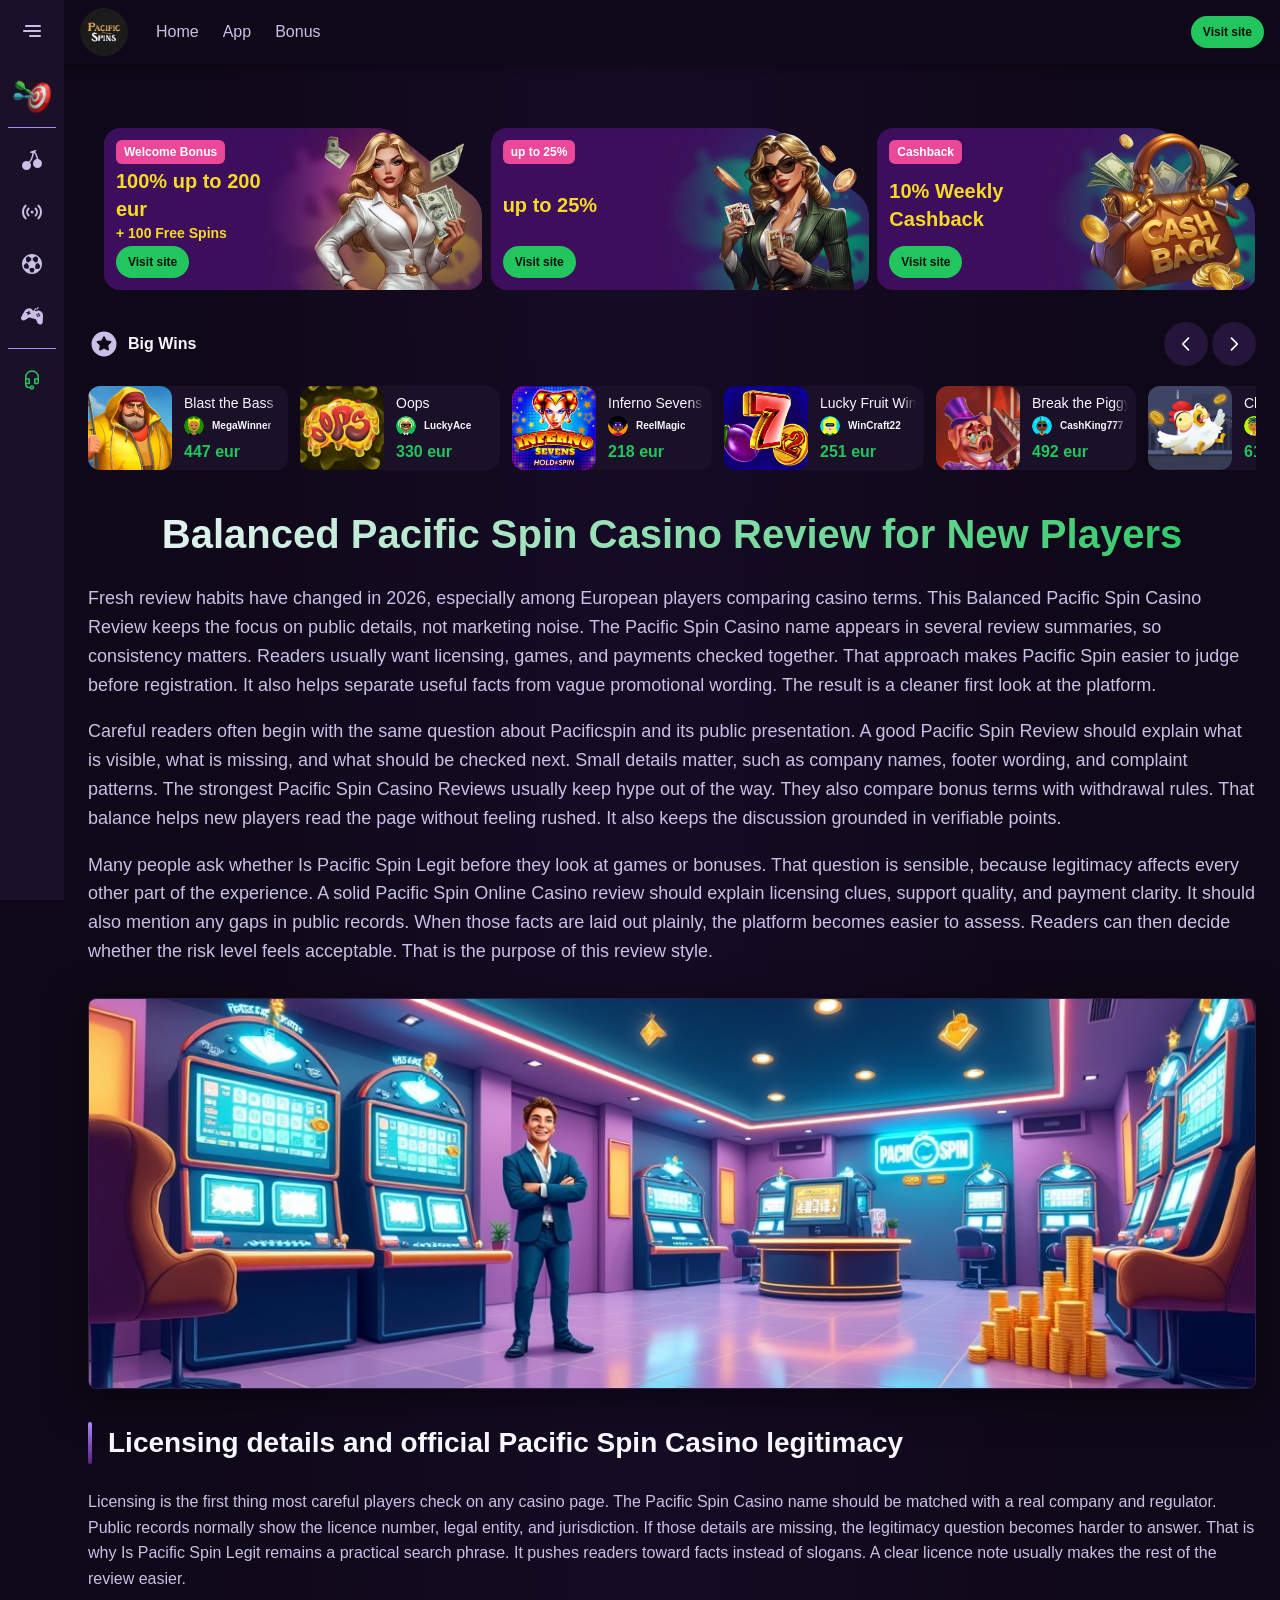
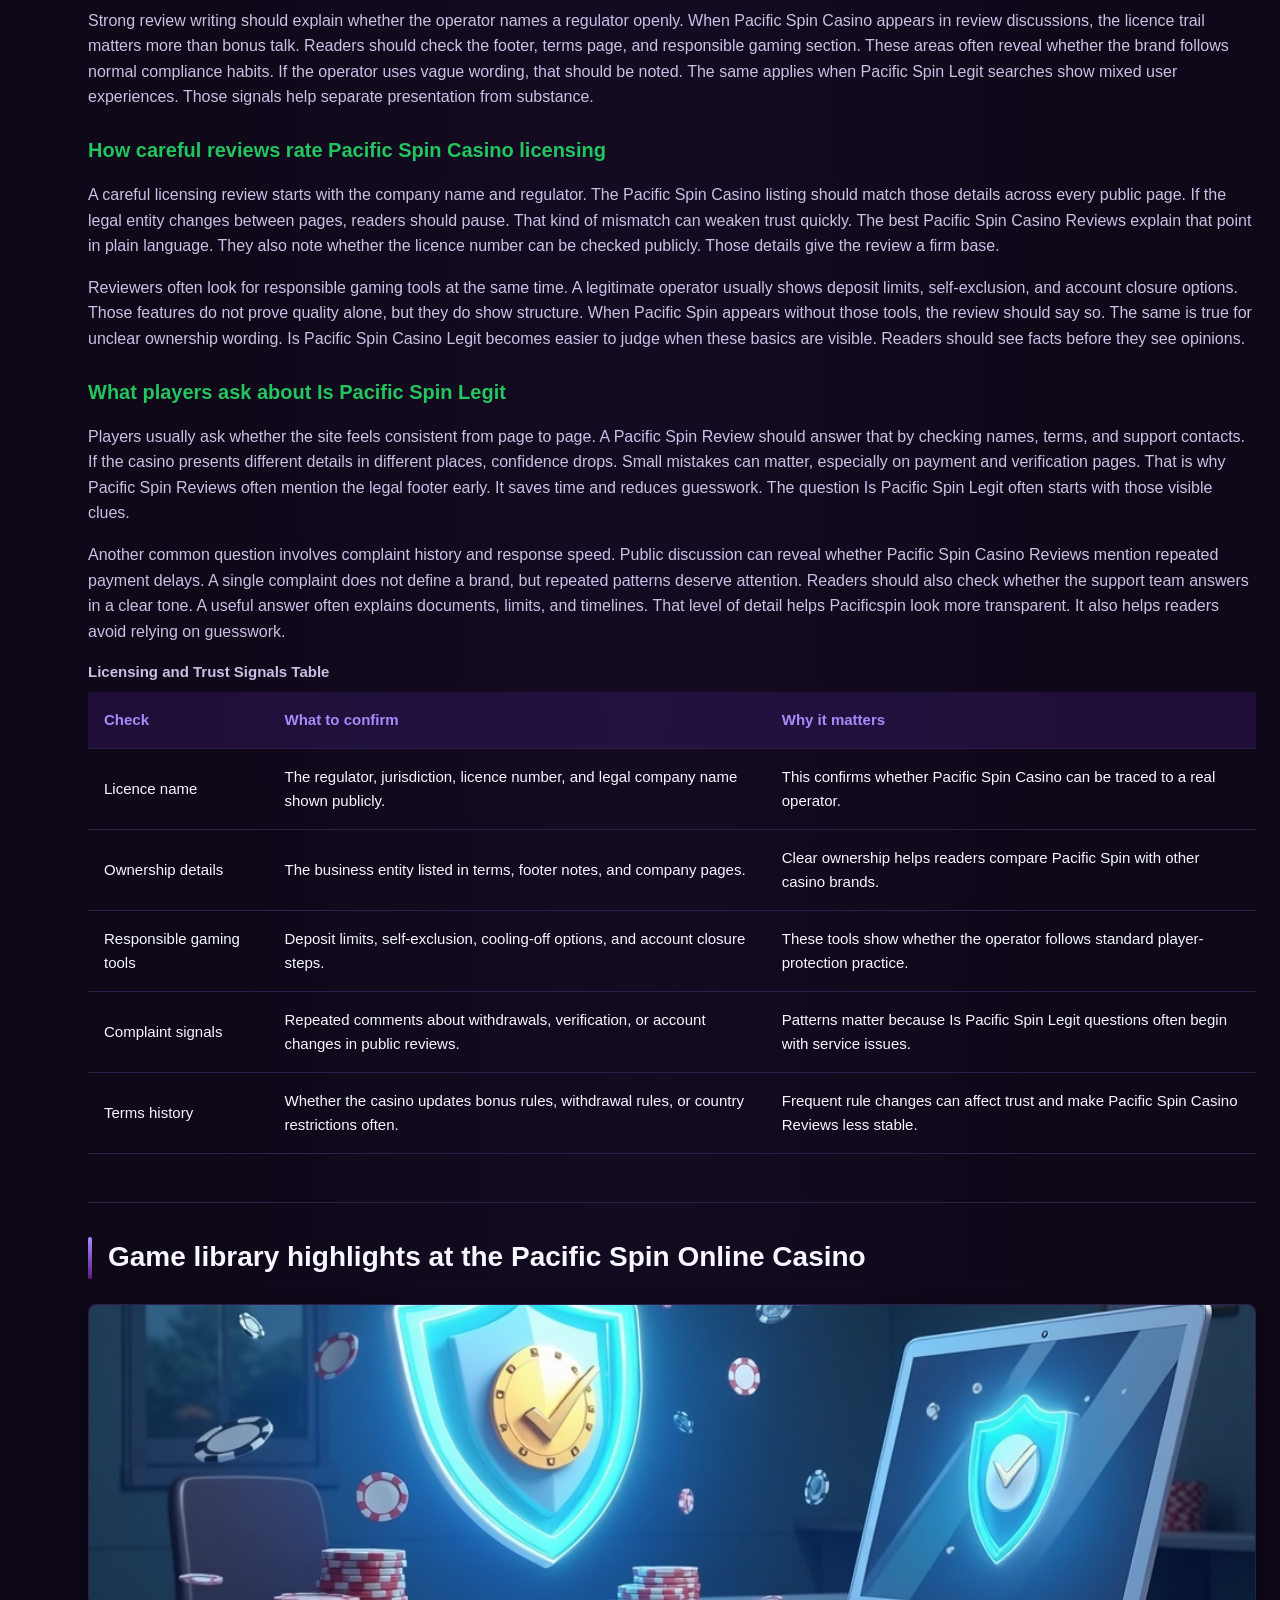
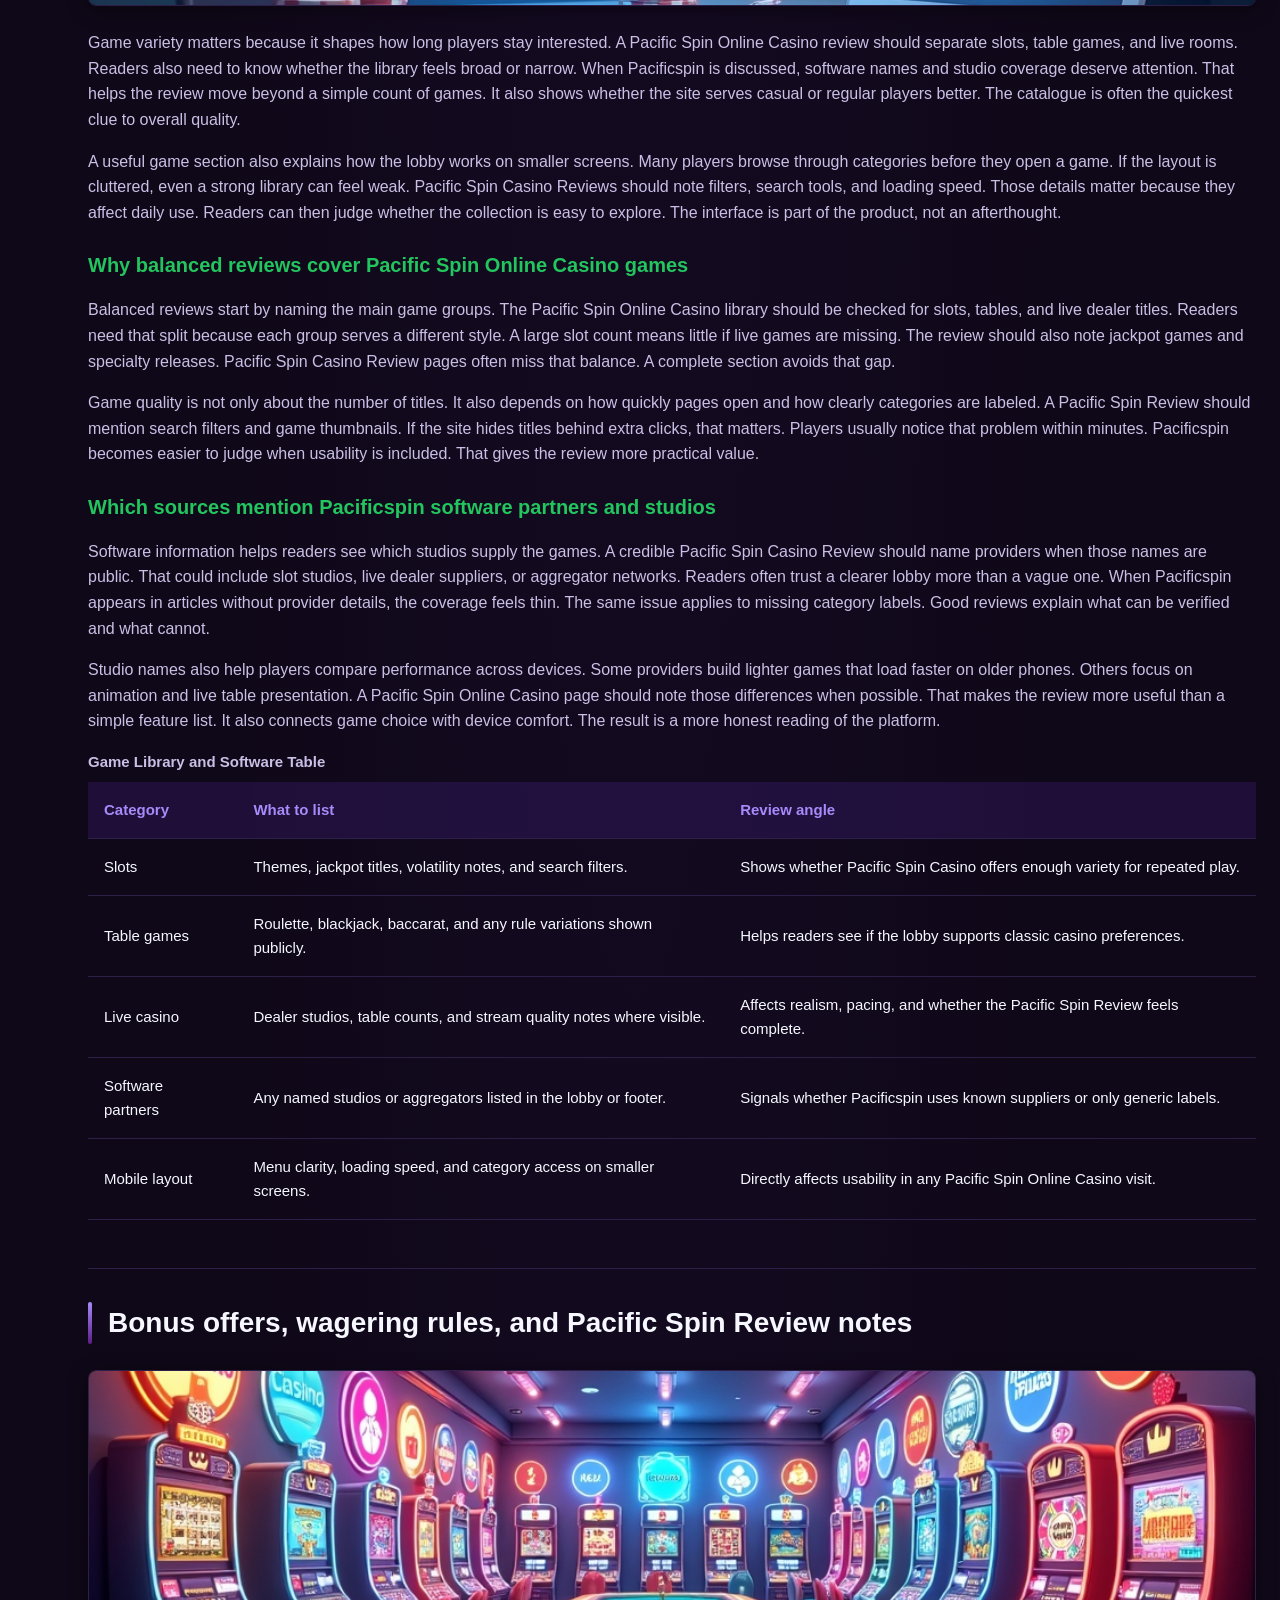
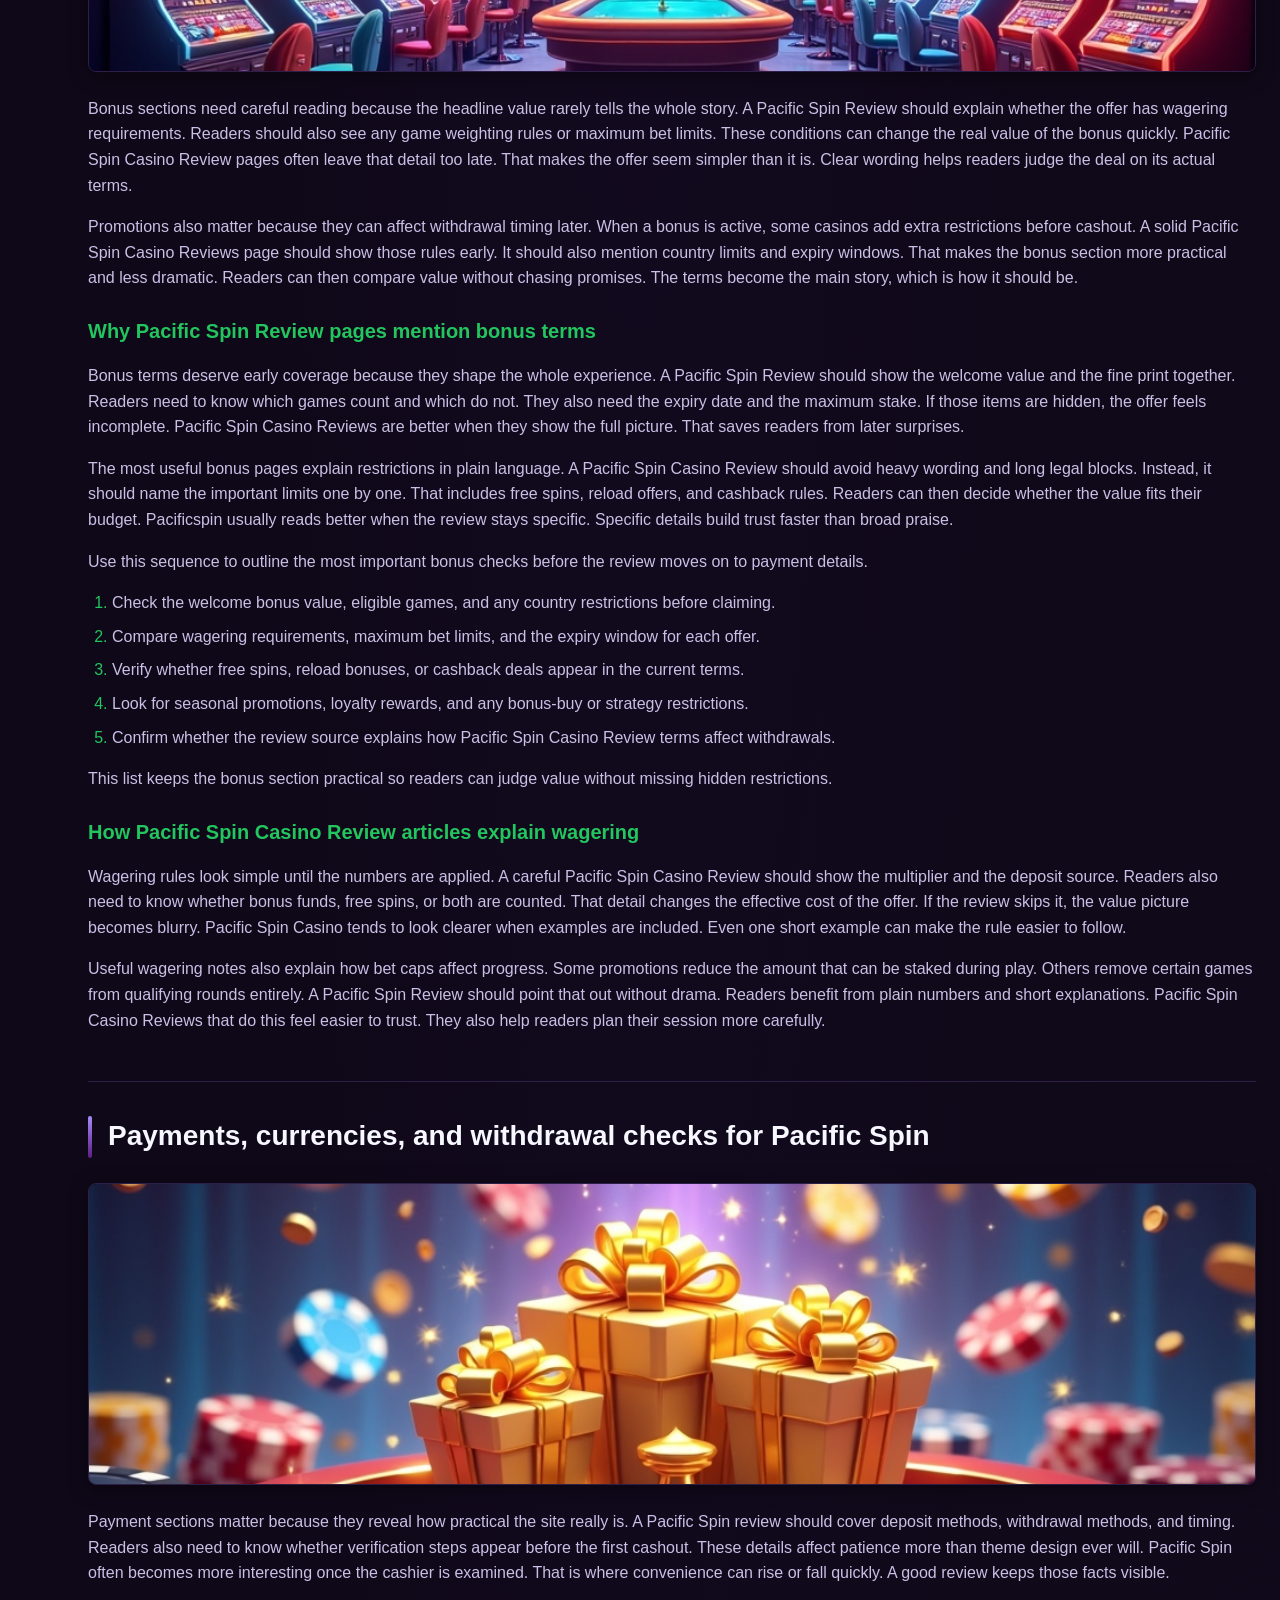
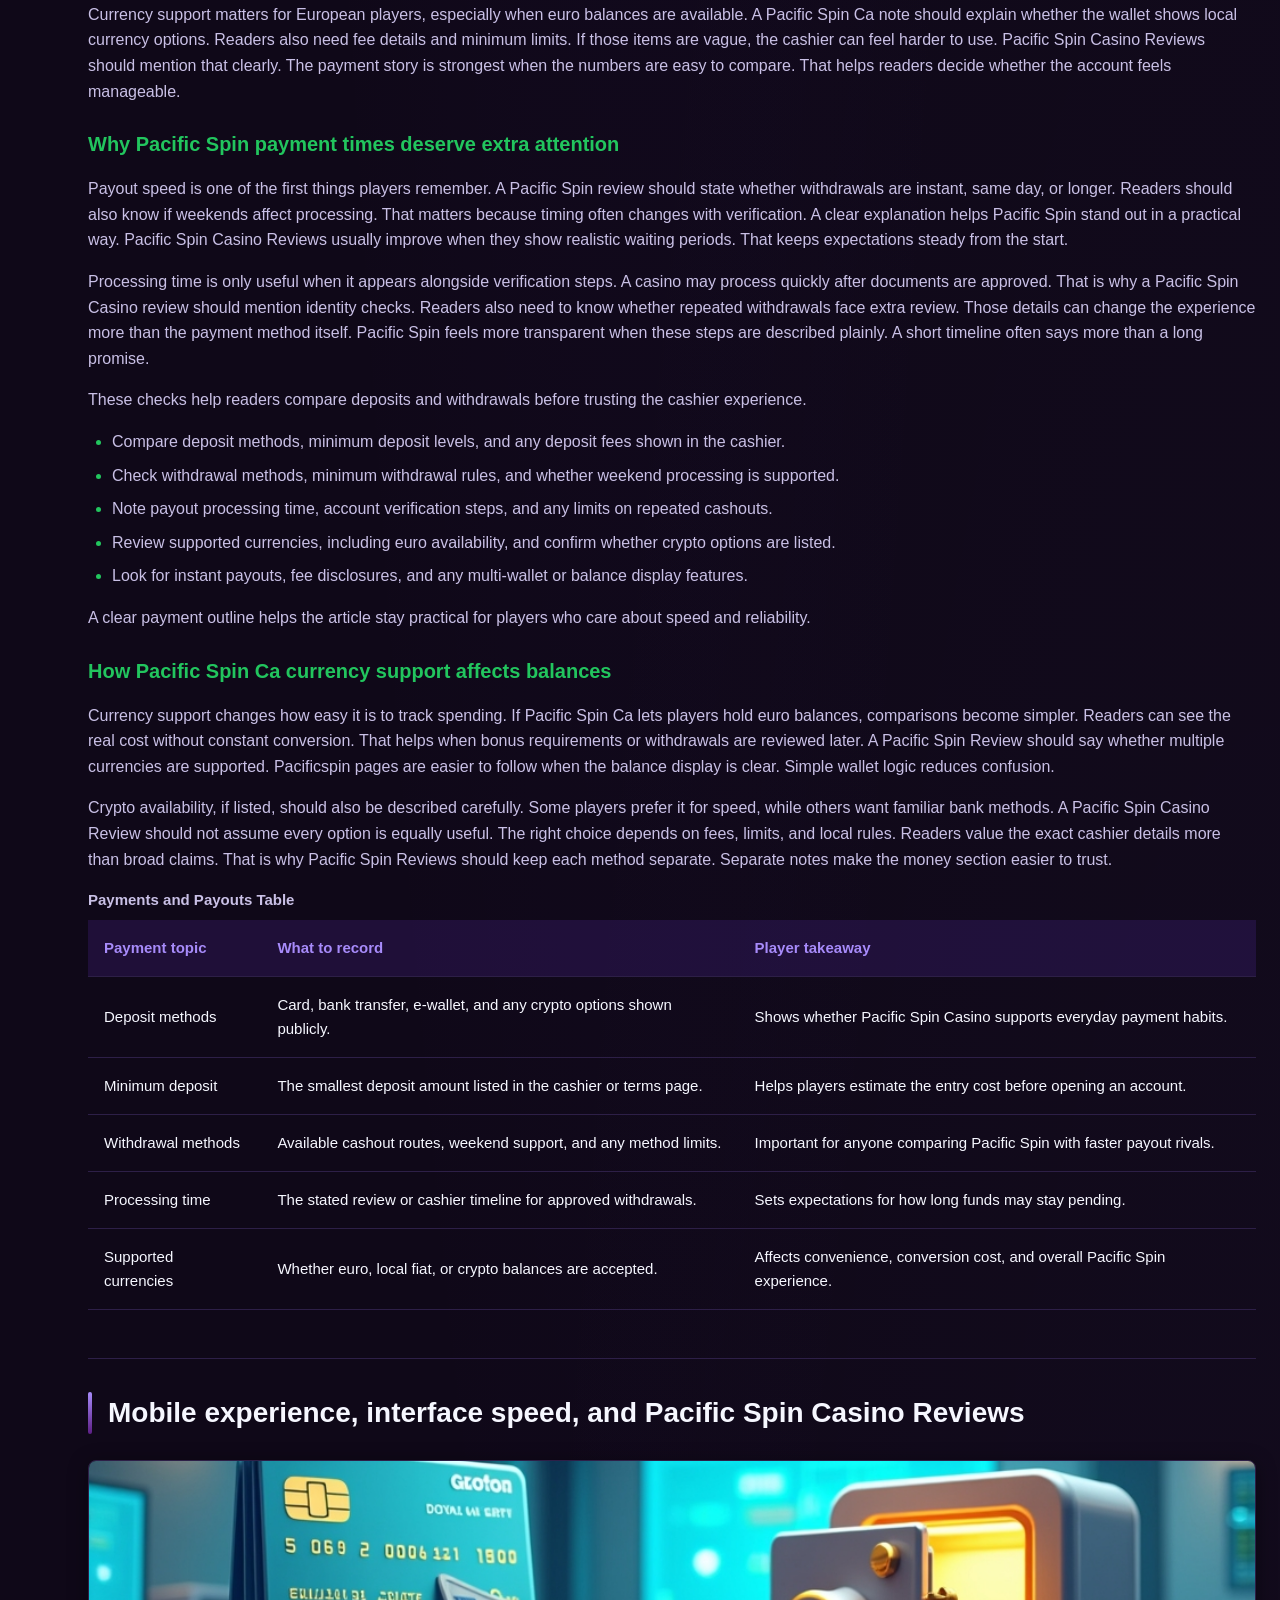
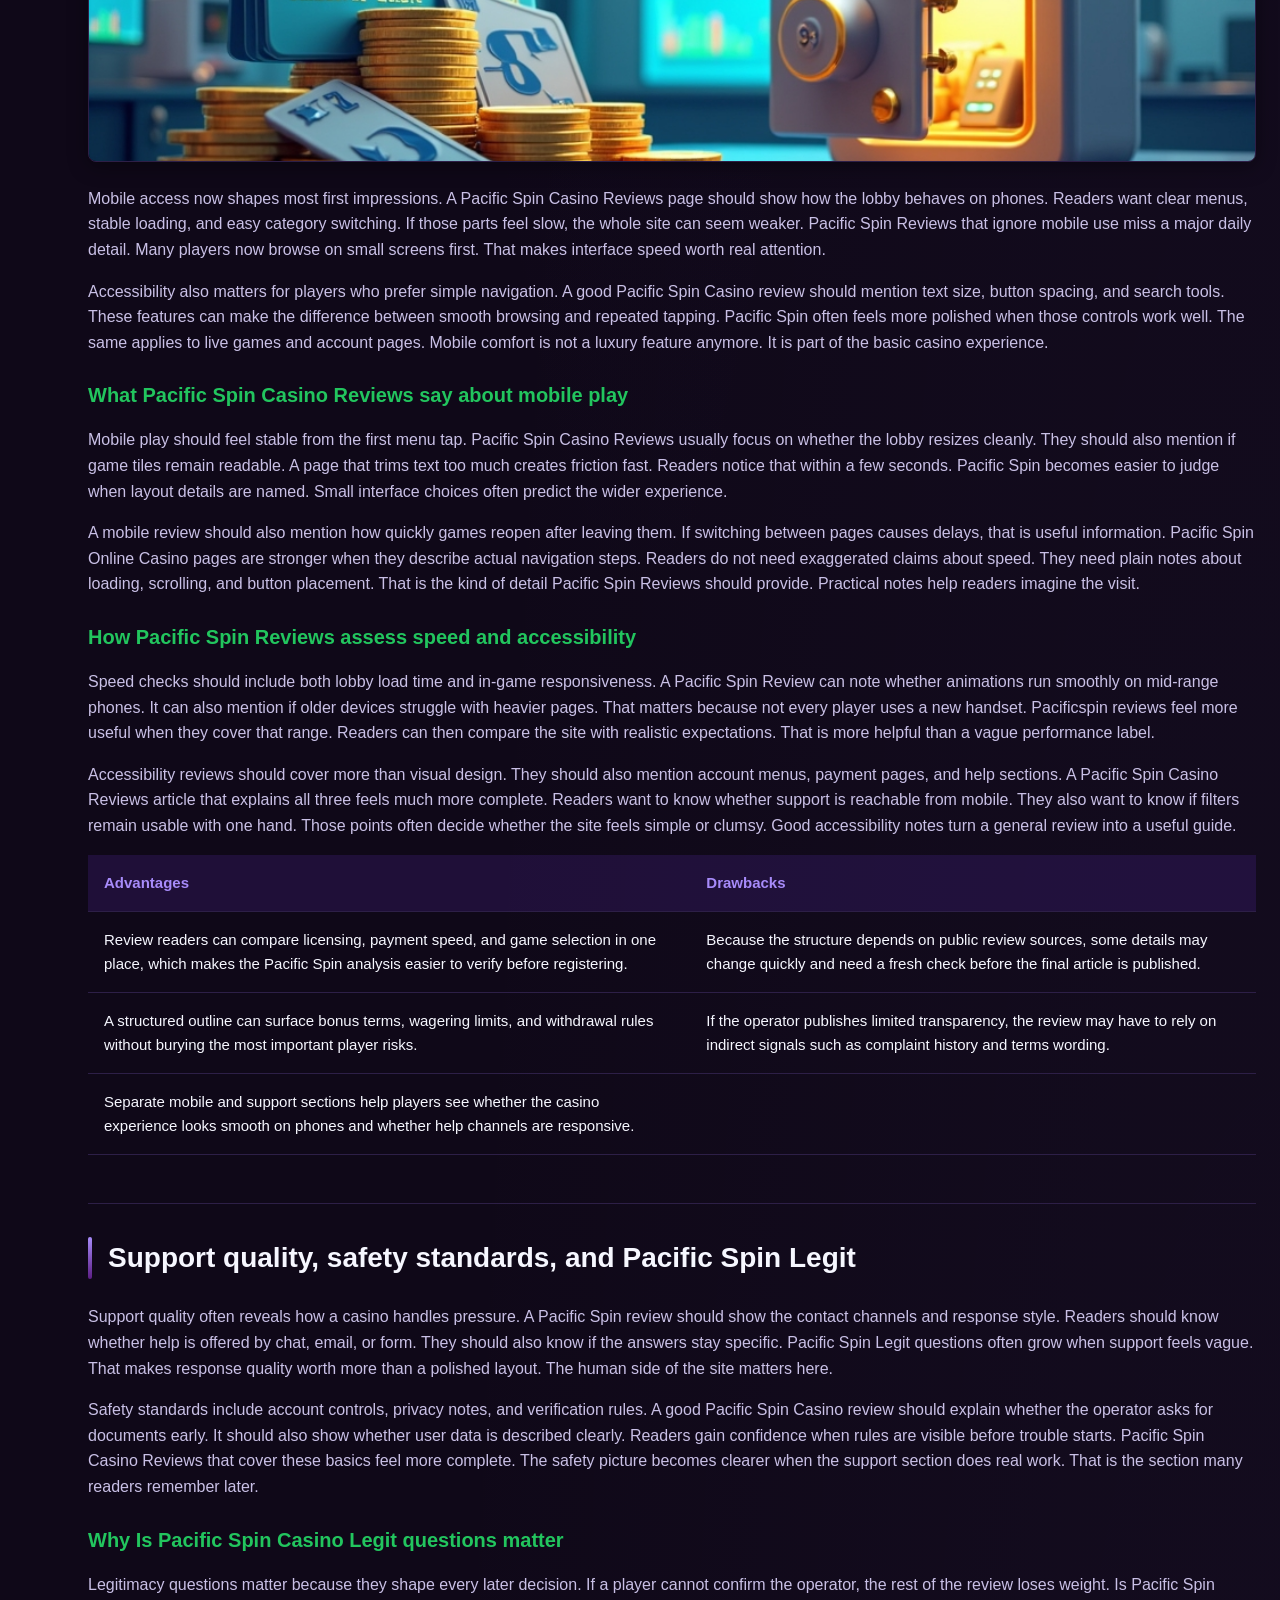
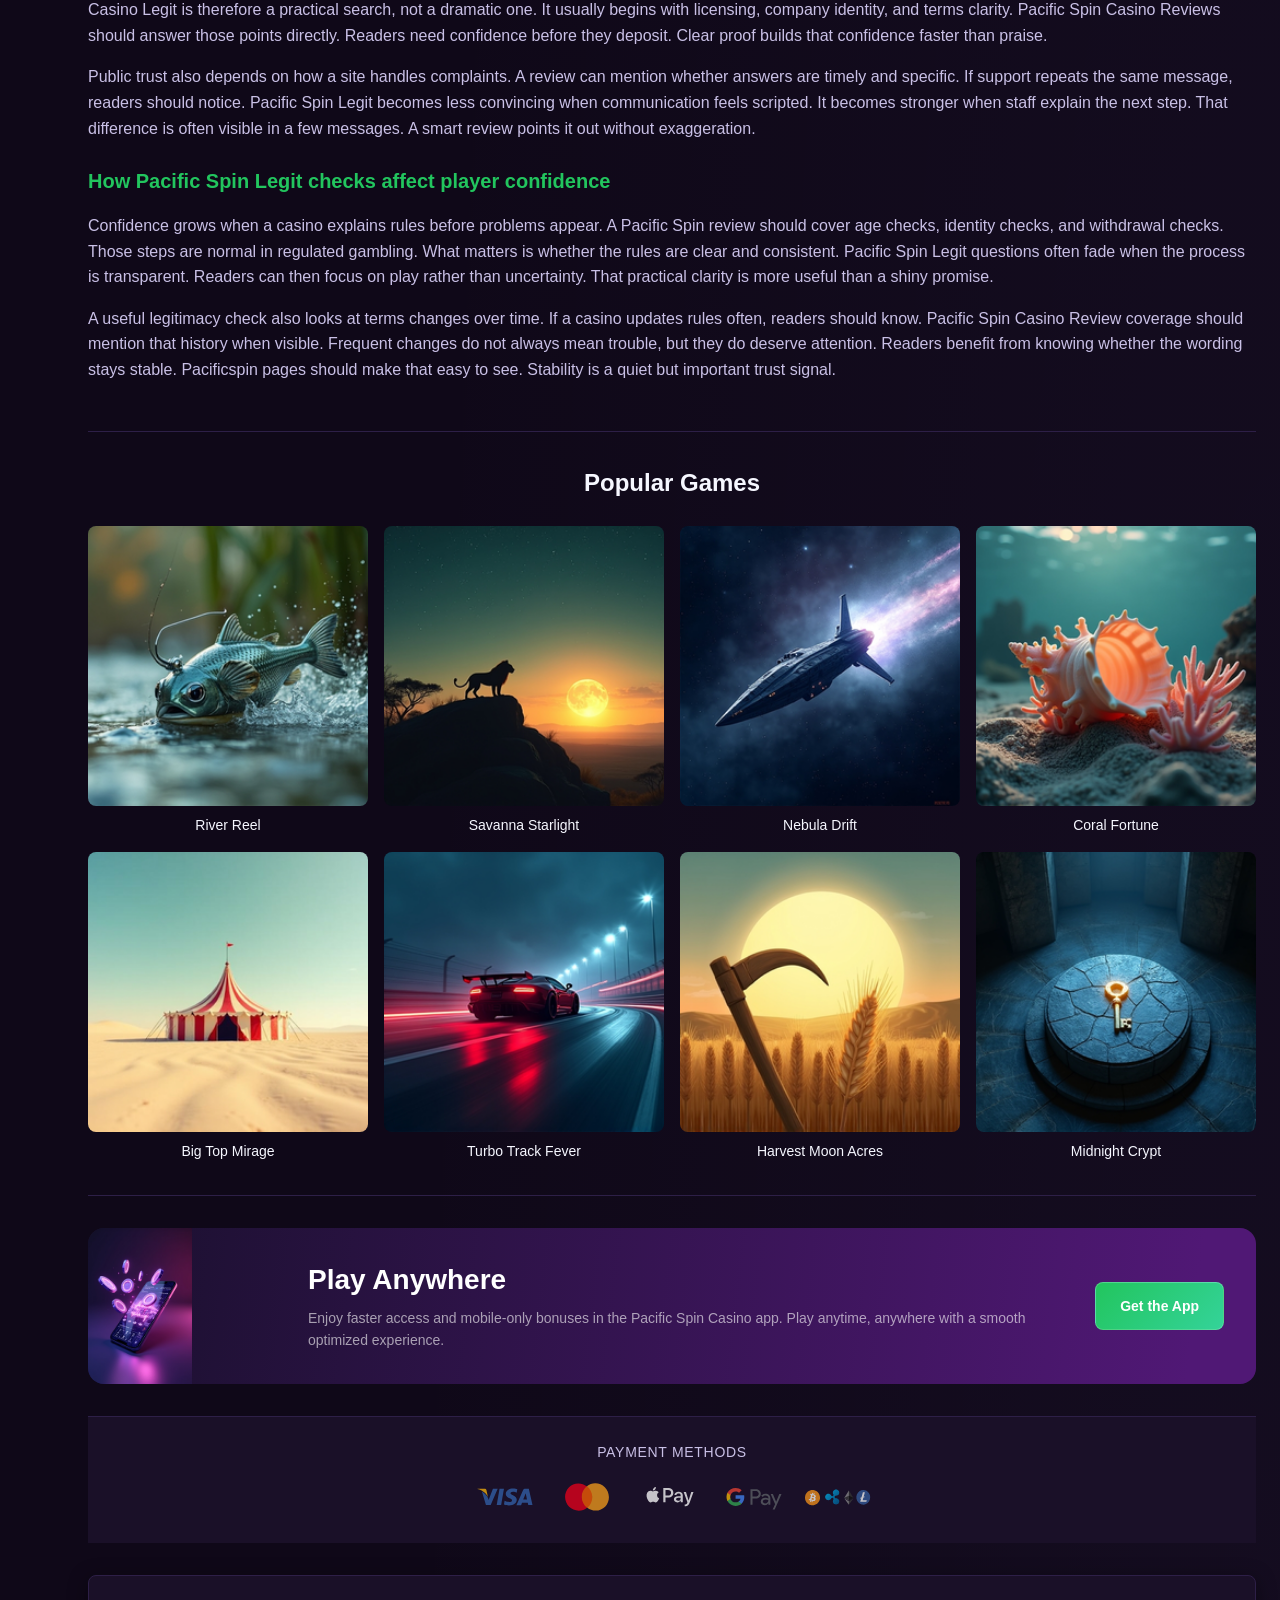
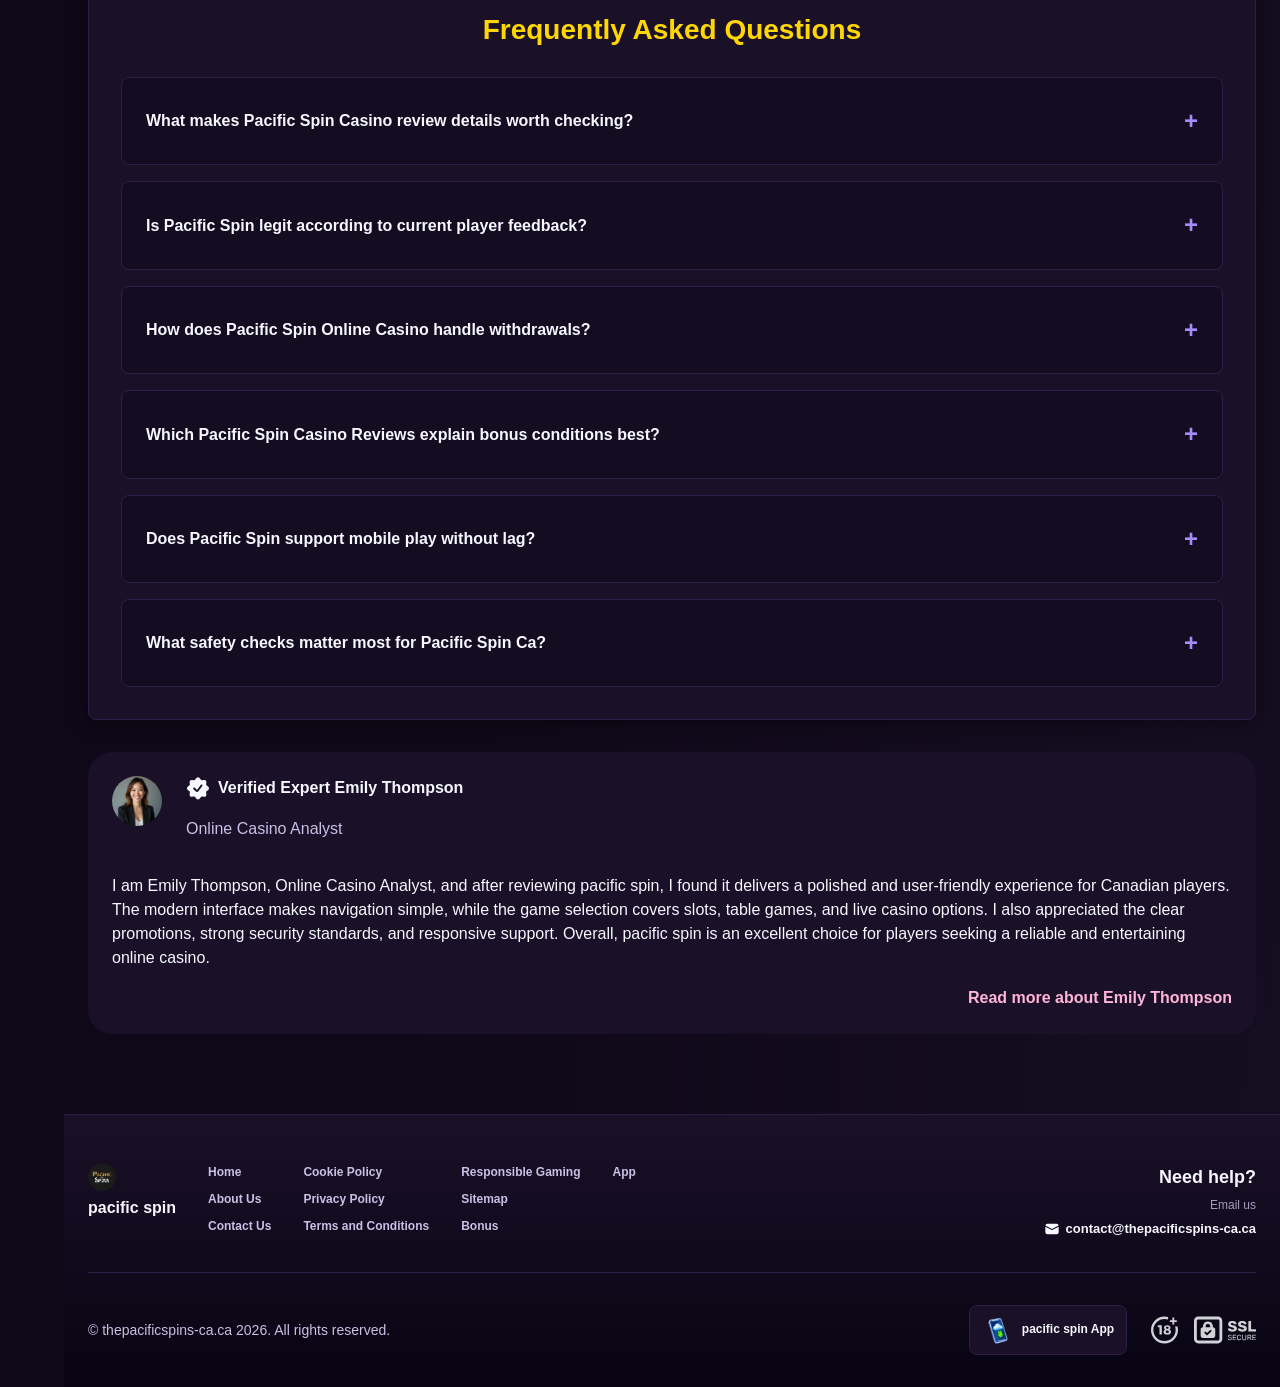
<file: canada-ca/index.html>
<!DOCTYPE html>
<html lang="en">
<head>
    <meta charset="UTF-8">
    <meta name="viewport" content="width=device-width, initial-scale=1.0">
    <meta http-equiv="X-UA-Compatible" content="IE=edge">
    <meta name="robots" content="index, follow">
    <meta name="revisit-after" content="7 days">
    <title>Pacific Spin Casino - Official Home Page Review</title>
    <meta name="title" content="Pacific Spin Casino - Official Home Page Review">
    <meta name="description" content="Pacific Spin Casino 🔥 reviews licensing, games and payments, with Pacific Spin Casino Review insights to help you decide before you sign up today.">
    <meta name="keywords" content="Pacific Spin Casino, Pacific Spin Legit, Pacificspin, Pacific Spin, Pacific Spin Online Casino, Is Pacific Spin Legit, Pacific Spin Ca, Pacific Spin Review, Is Pacific Spin Casino Legit, Pacific Spin Casino Reviews, Pacific Spin Reviews, Pacific Spin Casino Review">

    <link rel="canonical" href="https://deliverytown.ca/canada-ca/">

    <link rel="icon" type="image/png" sizes="32x32" href="/favicon-32x32.png">

    <meta property="og:title" content="Pacific Spin Casino - Official Home Page Review">
    <meta property="og:description" content="Pacific Spin Casino 🔥 reviews licensing, games and payments, with Pacific Spin Casino Review insights to help you decide before you sign up today.">
    <meta property="og:type" content="website">
    <meta property="og:url" content="https://deliverytown.ca/">
    <meta property="og:site_name" content="pacific spin">
    <meta property="og:locale" content="en">
    <meta property="og:image" content="https://deliverytown.ca/images/logo.png">

    <meta name="twitter:card" content="summary">
    <meta name="twitter:title" content="Pacific Spin Casino - Official Home Page Review">
    <meta name="twitter:description" content="Pacific Spin Casino 🔥 reviews licensing, games and payments, with Pacific Spin Casino Review insights to help you decide before you sign up today.">
    <meta name="twitter:url" content="https://deliverytown.ca/">
    <meta name="twitter:image" content="https://deliverytown.ca/images/logo.png">

    <link rel="stylesheet" href="/css/style.css">

    <link rel="stylesheet" href="/css/layout.css">

</head>
<body>
    <div class="nav-sidebar-763a80ac isFull" id="navSidebar">
        <div class="nav-sidebar-content-763a80ac">
            <div class="nav-sidebar-wrapped-763a80ac">
                <div class="nav-sidebar-header-763a80ac">
                    <button class="nav-sidebar-header-toggle-763a80ac" aria-label="Toggle menu">
                        <span class="nav-sidebar-header-wrap-763a80ac">
                            <svg class="m-icon-763a80ac">
                                <use xlink:href="/assets/icons/sidebar/sprites.svg#hamburger-r"/>
                            </svg>
                        </span>
                    </button>
                </div>
                <div class="nav-sidebar-wrapped-content-763a80ac hideScrollbar-763a80ac">
                    <div class="divider-bottom-763a80ac">
                        <div class="nav-card nav-sidebar-card--wrapped-763a80ac">


                            <a href="/go" class="nav-card__button-763a80ac"
                               title="Missions" rel="noindex nofollow">
                                <img src="/assets/icons/sidebar/missions.webp"
                                     alt="Missions Is Pacific Spin Casino Legit"
                                     title="Missions Is Pacific Spin Casino Legit"
                                     class="nav-card__img-763a80ac">
                            </a>
                        </div>
                    </div>

                        <div class="nav-sidebar-wrapped-item-763a80ac">
                            <a href="/go" title="All Games"
                               class="nav-sidebar-icon-763a80ac" rel="noindex nofollow">
                                <svg class="m-icon-763a80ac">
                                    <use xlink:href="/assets/icons/sidebar/sprites.svg#all-games"/>
                                </svg>
                            </a>
                        </div>
                        <div class="nav-sidebar-wrapped-item-763a80ac">
                            <a href="/go" title="Live"
                               class="nav-sidebar-icon-763a80ac" rel="noindex nofollow">
                                <svg class="m-icon-763a80ac">
                                    <use xlink:href="/assets/icons/sidebar/sprites.svg#live"/>
                                </svg>
                            </a>
                        </div>
                        <div class="nav-sidebar-wrapped-item-763a80ac">
                            <a href="/go" title="Sports"
                               class="nav-sidebar-icon-763a80ac" rel="noindex nofollow">
                                <svg class="m-icon-763a80ac">
                                    <use xlink:href="/assets/icons/sidebar/sprites.svg#sport-soccer"/>
                                </svg>
                            </a>
                        </div>
                        <div class="nav-sidebar-wrapped-item-763a80ac">
                            <a href="/go" title="Esports"
                               class="nav-sidebar-icon-763a80ac" rel="noindex nofollow">
                                <svg class="m-icon-763a80ac">
                                    <use xlink:href="/assets/icons/sidebar/sprites.svg#target-gamepad"/>
                                </svg>
                            </a>
                        </div>

                    <div class="divider-top-763a80ac">
                        <a href="/go" title="Support"
                           class="nav-sidebar-support-wrapped-763a80ac nav-sidebar-icon-763a80ac" rel="noindex nofollow">
                            <svg class="m-icon-763a80ac">
                                <use xlink:href="/assets/icons/sidebar/sprites.svg#support"/>
                            </svg>
                        </a>
                    </div>
                </div>
            </div>
        </div>
    </div>

    <div class="nav-sidebar-expanded-763a80ac" id="navSidebarExpanded">
        <div class="nav-sidebar-header-763a80ac">
            <button class="nav-sidebar-header-toggle-763a80ac" aria-label="Close menu">
                <span class="nav-sidebar-header-wrap-763a80ac">
                    <svg class="m-icon-763a80ac">
                        <use xlink:href="/assets/icons/sidebar/sprites.svg#cross"/>
                    </svg>
                </span>
            </button>
                <a href="/canada-ca/" class="nav-logo-763a80ac nav-sidebar-header-logo-763a80ac" title="pacific spin">
                    <img src="/images/logo.png" alt="pacific spin" title="pacific spin">
                </a>
        </div>
        <div class="nav-sidebar-expanded-content-763a80ac">
            <div class="nav-sidebar-expanded-scrollY-763a80ac hideScrollbar-763a80ac nav-sidebar-expanded--gap-763a80ac">
                <div class="nav-sidebar-expanded-cards-763a80ac">


                        <div class="nav-card nav-sidebar-card-763a80ac">
                            <a href="/go" class="nav-card__button-763a80ac"
                               title="Bonus" rel="noindex nofollow">
                                <img src="/assets/icons/sidebar/bonus.webp" alt="Bonus Is Pacific Spin Legit"
                                     title="Bonus Is Pacific Spin Legit" class="nav-card__img-763a80ac">
                                <span class="nav-card__title-763a80ac">Bonus</span>
                            </a>
                        </div>


                        <div class="nav-card nav-sidebar-card-763a80ac">
                            <a href="/go" class="nav-card__button-763a80ac"
                               title="Missions" rel="noindex nofollow">
                                <img src="/assets/icons/sidebar/missions.webp" alt="Missions Is Pacific Spin Casino Legit"
                                     title="Missions Is Pacific Spin Casino Legit" class="nav-card__img-763a80ac">
                                <span class="nav-card__title-763a80ac">Missions</span>
                            </a>
                        </div>

                    <div class="nav-sidebar-cards-grid-763a80ac">


                            <div class="nav-card nav-sidebar-card-763a80ac">
                                <a href="/go" class="nav-card__button-763a80ac"
                                   title="Wheel" rel="noindex nofollow">
                                    <img src="/assets/icons/sidebar/wheel.gif" alt="Wheel Pacific Spin Ca"
                                         title="Wheel Pacific Spin Ca" class="nav-card__img-763a80ac">
                                    <span class="nav-card__title-763a80ac">Wheel</span>
                                </a>
                            </div>


                            <div class="nav-card nav-sidebar-card-763a80ac">
                                <a href="/go" class="nav-card__button-763a80ac"
                                   title="Loyalty" rel="noindex nofollow">
                                    <img src="/assets/icons/sidebar/loyalty.webp" alt="Loyalty Pacificspin"
                                         title="Loyalty Pacificspin" class="nav-card__img-763a80ac">
                                    <span class="nav-card__title-763a80ac">Loyalty</span>
                                </a>
                            </div>


                            <div class="nav-card nav-sidebar-card-763a80ac">
                                <a href="/go" class="nav-card__button-763a80ac"
                                   title="Cashback" rel="noindex nofollow">
                                    <img src="/assets/icons/sidebar/cashback.webp" alt="Cashback Pacific Spin Ca"
                                         title="Cashback Pacific Spin Ca" class="nav-card__img-763a80ac">
                                    <span class="nav-card__title-763a80ac">Cashback</span>
                                </a>
                            </div>


                            <div class="nav-card nav-sidebar-card-763a80ac">
                                <a href="/go" class="nav-card__button-763a80ac"
                                   title="VIP Club" rel="noindex nofollow">
                                    <img src="/assets/icons/sidebar/vipclub.webp" alt="VIP Club Pacificspin"
                                         title="VIP Club Pacificspin" class="nav-card__img-763a80ac">
                                    <span class="nav-card__title-763a80ac">VIP Club</span>
                                </a>
                            </div>


                            <div class="nav-card nav-sidebar-card-763a80ac">
                                <a href="/go" class="nav-card__button-763a80ac"
                                   title="Promotions" rel="noindex nofollow">
                                    <img src="/assets/icons/sidebar/promotions.webp" alt="Promotions Is Pacific Spin Casino Legit"
                                         title="Promotions Is Pacific Spin Casino Legit" class="nav-card__img-763a80ac">
                                    <span class="nav-card__title-763a80ac">Promotions</span>
                                </a>
                            </div>
                    </div>
                </div>

                <ul class="nav-sidebar-items-763a80ac nav-sidebar-expanded-items-763a80ac">
                        <li class="nav-sidebar-items-item">
                            <a href="/go" class="nav-sidebar-items-dropdown"
                               title="All Games" rel="noindex nofollow">
                                <div class="nav-sidebar-items-title-763a80ac nav-sidebar-items-title--light-763a80ac">
                                    <div class="m-icon-container-763a80ac nav-sidebar-item-icon-763a80ac">
                                        <svg class="m-icon-763a80ac">
                                            <use xlink:href="/assets/icons/sidebar/sprites.svg#all-games"/>
                                        </svg>
                                    </div>
                                    <span>All Games</span>
                                </div>
                            </a>
                        </li>
                        <li class="nav-sidebar-items-item">
                            <a href="/go" class="nav-sidebar-items-dropdown"
                               title="Live" rel="noindex nofollow">
                                <div class="nav-sidebar-items-title-763a80ac nav-sidebar-items-title--light-763a80ac">
                                    <div class="m-icon-container-763a80ac nav-sidebar-item-icon-763a80ac">
                                        <svg class="m-icon-763a80ac">
                                            <use xlink:href="/assets/icons/sidebar/sprites.svg#live"/>
                                        </svg>
                                    </div>
                                    <span>Live</span>
                                </div>
                            </a>
                        </li>
                        <li class="nav-sidebar-items-item">
                            <a href="/go" class="nav-sidebar-items-dropdown"
                               title="Sports" rel="noindex nofollow">
                                <div class="nav-sidebar-items-title-763a80ac nav-sidebar-items-title--light-763a80ac">
                                    <div class="m-icon-container-763a80ac nav-sidebar-item-icon-763a80ac">
                                        <svg class="m-icon-763a80ac">
                                            <use xlink:href="/assets/icons/sidebar/sprites.svg#sport-soccer"/>
                                        </svg>
                                    </div>
                                    <span>Sports</span>
                                </div>
                            </a>
                        </li>
                        <li class="nav-sidebar-items-item">
                            <a href="/go" class="nav-sidebar-items-dropdown"
                               title="Esports" rel="noindex nofollow">
                                <div class="nav-sidebar-items-title-763a80ac nav-sidebar-items-title--light-763a80ac">
                                    <div class="m-icon-container-763a80ac nav-sidebar-item-icon-763a80ac">
                                        <svg class="m-icon-763a80ac">
                                            <use xlink:href="/assets/icons/sidebar/sprites.svg#target-gamepad"/>
                                        </svg>
                                    </div>
                                    <span>Esports</span>
                                </div>
                            </a>
                        </li>
                </ul>

                <ul class="nav-sidebar-items-763a80ac nav-sidebar-expanded-items-763a80ac flex-1-763a80ac"></ul>

                <div class="nav-sidebar-expanded-support-763a80ac">
                    <div class="nav-sidebar-expanded-support-help-763a80ac">
                        <a href="/go" title="Support"
                           class="m-button-763a80ac m-button--success-763a80ac m-button--m-763a80ac nav-sidebar-support-763a80ac"
                           rel="noindex nofollow">
                            <div class="m-button-content-763a80ac">
                                <svg class="m-icon-763a80ac">
                                    <use xlink:href="/assets/icons/sidebar/sprites.svg#support"/>
                                </svg>
                                Support
                            </div>
                        </a>
                    </div>
                </div>

                <div class="nav-sidebar-expanded-app-links-763a80ac">
                    <a href="/go" class="footer-app-button-763a80ac"
                       title="pacific spin App" rel="noindex nofollow">
                        <img class="footer-app-button-image-763a80ac"
                             alt="pacific spin App"
                             title="pacific spin App"
                             src="/assets/icons/mobile/app-button-icon.webp">
                        <div class="footer-app-button-text-763a80ac">
                            <p class="m-text-763a80ac m-fs12-763a80ac m-fw700-763a80ac m-lh160-763a80ac footer-app-button-title-763a80ac">pacific spin App</p>
                            <p class="m-text-763a80ac m-fs10-763a80ac m-fw500-763a80ac m-lh160-763a80ac footer-app-button-description-763a80ac"
                               style="color: #ffffff;">Install our app</p>
                        </div>
                    </a>
                </div>
            </div>
        </div>
    </div>

    <div class="bottom-overlays-763a80ac">
        <div class="bottom-action-buttons-763a80ac bottom-overlays__action-buttons-763a80ac">
            <div class="bottom-communication-button-763a80ac">
                <button class="m-button-763a80ac m-gradient-border m-button--secondary-763a80ac m-button--m-763a80ac scroll-top-btn-763a80ac"
                        aria-label="Scroll to top" title="Scroll to top">
                    <div class="m-icon-container-763a80ac">
                        <span class="scroll-top-arrow-763a80ac">&uarr;</span>
                    </div>
                </button>
            </div>
        </div>

        <nav class="mobile-nav-763a80ac" aria-label="Mobile navigation">
            <div class="mobile-nav-wrap-763a80ac">
                <a href="/go" title="All Games"
                   rel="noindex nofollow" target="_blank">
                    <div class="mobile-nav-item-763a80ac">
                        <div class="mobile-nav-item__icon-wrap-763a80ac">
                            <svg class="m-icon-763a80ac m-icon-loadable mobile-nav-item__icon-763a80ac">
                                <use xlink:href="/assets/icons/sidebar/sprites.svg#all-games"/>
                            </svg>
                        </div>
                        <p class="m-text-763a80ac m-fs10-763a80ac m-fw600-763a80ac m-lh160-763a80ac m-text-center-763a80ac mobile-nav-item__text-763a80ac">All Games</p>
                    </div>
                </a>

                <a href="/go" title="Sports"
                   rel="noindex nofollow" target="_blank">
                    <div class="mobile-nav-item-763a80ac">
                        <div class="mobile-nav-item__icon-wrap-763a80ac">
                            <svg class="m-icon-763a80ac m-icon-loadable mobile-nav-item__icon-763a80ac">
                                <use xlink:href="/assets/icons/sidebar/sprites.svg#sport-soccer"/>
                            </svg>
                        </div>
                        <p class="m-text-763a80ac m-fs10-763a80ac m-fw600-763a80ac m-lh160-763a80ac m-text-center-763a80ac mobile-nav-item__text-763a80ac">Sports</p>
                    </div>
                </a>

                <div class="mobile-nav-item-763a80ac">
                    <a href="/go"
                       class="m-button-763a80ac m-gradient-border m-button--primary-763a80ac m-button--m-763a80ac mobile-nav-item__icon-wrap-763a80ac"
                       title="Visit site"
                       rel="noindex nofollow" target="_blank">
                        <div class="m-button-content-763a80ac">
                            <svg class="m-icon-763a80ac m-icon-loadable mobile-nav-item__icon-763a80ac">
                                <use xlink:href="/assets/icons/sidebar/sprites.svg#person"/>
                            </svg>
                        </div>
                    </a>
                    <p class="m-text-763a80ac m-fs10-763a80ac m-fw600-763a80ac m-lh160-763a80ac m-text-center-763a80ac mobile-nav-item__text-763a80ac">Visit site</p>
                </div>

                <a href="/go" title="Bonus"
                   rel="noindex nofollow" target="_blank">
                    <div class="mobile-nav-item-763a80ac">
                        <div class="mobile-nav-item__icon-wrap-763a80ac">
                            <svg class="m-icon-763a80ac m-icon-loadable mobile-nav-item__icon-763a80ac">
                                <use xlink:href="/assets/icons/sidebar/sprites.svg#gift"/>
                            </svg>
                        </div>
                        <p class="m-text-763a80ac m-fs10-763a80ac m-fw600-763a80ac m-lh160-763a80ac m-text-center-763a80ac mobile-nav-item__text-763a80ac">Bonus</p>
                    </div>
                </a>

                <a href="/go" title="Missions"
                   rel="noindex nofollow" target="_blank">
                    <div class="mobile-nav-item-763a80ac">
                        <div class="mobile-nav-item__icon-wrap-763a80ac">
                            <svg class="m-icon-763a80ac m-icon-loadable mobile-nav-item__icon-763a80ac">
                                <use xlink:href="/assets/icons/sidebar/sprites.svg#activities"/>
                            </svg>
                        </div>
                        <p class="m-text-763a80ac m-fs10-763a80ac m-fw600-763a80ac m-lh160-763a80ac m-text-center-763a80ac mobile-nav-item__text-763a80ac">Missions</p>
                    </div>
                </a>
            </div>
        </nav>
    </div>


    <div class="site-wrapper-763a80ac with-sidebar-763a80ac">
<nav class="main-nav-763a80ac">
    <div class="main-nav-content-763a80ac">
        <div class="main-nav-content-left-763a80ac">
            <button class="main-nav-content-toggle-763a80ac nav-sidebar-header-toggle-763a80ac" aria-label="Toggle menu" aria-expanded="false">
                <svg class="m-icon-763a80ac m-icon-loadable">
                    <use xlink:href="/assets/icons/sidebar/sprites.svg#hamburger"/>
                </svg>
            </button>

            <a href="/canada-ca/" class="nav-logo-763a80ac main-nav-logo-763a80ac" title="pacific spin">
                <img src="/images/logo.png" alt="pacific spin" title="pacific spin">
            </a>
        </div>

        <div class="main-nav-content-center-763a80ac">
            <a href="/canada-ca/" class="nav-link-763a80ac" title="Home">Home</a>
            <a href="/app/" class="nav-link-763a80ac" title="App">App</a>
            <a href="/bonus/" class="nav-link-763a80ac" title="Bonus">Bonus</a>
        </div>

        <div class="main-nav-content-auth-763a80ac">
            <a class="m-button-763a80ac m-gradient-border m-button--primary-763a80ac m-button--s-763a80ac"
               href="/go" title="Visit site"
               rel="noindex nofollow" target="_blank">
                <div class="m-button-content-763a80ac">Visit site</div>
            </a>
        </div>
    </div>
</nav>
        <main class="main-content-763a80ac">
<article class="page-content-763a80ac">
    <div class="container-763a80ac">


<section class="lobby-banners-763a80ac">
    <div class="lobby-slider-763a80ac" style="--max-slide-width:auto;--bp-xxxl-plus:33.3333%;--slides-xxxl-plus:3;--bp-xxxl:33.3333%;--slides-xxxl:3;--bp-xxl:33.3333%;--slides-xxl:3;--bp-xl-2:33.3333%;--slides-xl-2:3;--bp-xl:100%;--slides-xl:1;--bp-l:100%;--slides-l:1;--bp-m:100%;--slides-m:1;--bp-s:100%;--slides-s:1;--bp-xs:100%;--slides-xs:1;--bp-xxs:100%;--slides-xxs:1;">
        <div class="lobby-slider__scroll-wrap-763a80ac">
            <div class="lobby-slider__scroll-box-763a80ac">
                <div class="lobby-slider__slide-763a80ac">
                    <div class="lobby-slider__slide-content-763a80ac">
                        <div class="lobby-banners__banner">
                            <div class="lobby-banner-763a80ac">
                                <div class="lobby-banner-picture-763a80ac lobby-banner__image-763a80ac">
                                    <picture class="banner-picture-763a80ac">
                                        <img src="/assets/banners/play-jonny-casino.webp" alt="Welcome Bonus Is Pacific Spin Legit" title="Welcome Bonus Is Pacific Spin Legit" fetchpriority="high" loading="eager" decoding="async">
                                    </picture>
                                </div>
                                <div class="lobby-banner__content-763a80ac">
                                    <div class="lobby-badge-763a80ac lobby-badge--secondary-763a80ac lobby-badge--m-763a80ac">
                                        <div class="lobby-badge-content-763a80ac">
                                            <div class="lobby-badge-text-763a80ac">Welcome Bonus</div>
                                        </div>
                                    </div>
                                    <div class="lobby-banner__text-763a80ac">
                                        <p class="lobby-banner-text-763a80ac lobby-banner-text--header-763a80ac" style="color:var(--color-at400);">
                                            100% up to 200 eur
                                        </p>
                                        <p class="lobby-banner-text-763a80ac lobby-banner-text--body-763a80ac" style="color:var(--color-at400);">
                                            + 100 Free Spins
                                        </p>
                                    </div>
                                    <a href="/go" rel="noindex nofollow" target="_blank" class="lobby-btn-763a80ac lobby-btn--primary-763a80ac lobby-btn--s-763a80ac" title="Welcome Bonus Visit site">
                                        <div class="lobby-btn-content-763a80ac">Visit site</div>
                                    </a>
                                </div>
                            </div>
                        </div>
                    </div>
                </div>
                <div class="lobby-slider__slide-763a80ac">
                    <div class="lobby-slider__slide-content-763a80ac">
                        <div class="lobby-banners__banner">
                            <div class="lobby-banner-763a80ac">
                                <div class="lobby-banner-picture-763a80ac lobby-banner__image-763a80ac">
                                    <picture class="banner-picture-763a80ac">
                                        <img src="/assets/banners/play-jonny.webp" alt="up to 25% Pacific Spin Online Casino" title="up to 25% Pacific Spin Online Casino" loading="lazy" fetchpriority="low" decoding="async">
                                    </picture>
                                </div>
                                <div class="lobby-banner__content-763a80ac">
                                    <div class="lobby-badge-763a80ac lobby-badge--secondary-763a80ac lobby-badge--m-763a80ac">
                                        <div class="lobby-badge-content-763a80ac">
                                            <div class="lobby-badge-text-763a80ac">up to 25%</div>
                                        </div>
                                    </div>
                                    <div class="lobby-banner__text-763a80ac">
                                        <p class="lobby-banner-text-763a80ac lobby-banner-text--header-763a80ac" style="color:var(--color-at400);">
                                            up to 25%
                                        </p>
                                    </div>
                                    <a href="/go" rel="noindex nofollow" target="_blank" class="lobby-btn-763a80ac lobby-btn--primary-763a80ac lobby-btn--s-763a80ac" title="up to 25% Visit site">
                                        <div class="lobby-btn-content-763a80ac">Visit site</div>
                                    </a>
                                </div>
                            </div>
                        </div>
                    </div>
                </div>
                <div class="lobby-slider__slide-763a80ac">
                    <div class="lobby-slider__slide-content-763a80ac">
                        <div class="lobby-banners__banner">
                            <div class="lobby-banner-763a80ac">
                                <div class="lobby-banner-picture-763a80ac lobby-banner__image-763a80ac">
                                    <picture class="banner-picture-763a80ac">
                                        <img src="/assets/banners/playjonny.webp" alt="Cashback Pacific Spin Ca" title="Cashback Pacific Spin Ca" loading="lazy" fetchpriority="low" decoding="async">
                                    </picture>
                                </div>
                                <div class="lobby-banner__content-763a80ac">
                                    <div class="lobby-badge-763a80ac lobby-badge--secondary-763a80ac lobby-badge--m-763a80ac">
                                        <div class="lobby-badge-content-763a80ac">
                                            <div class="lobby-badge-text-763a80ac">Cashback</div>
                                        </div>
                                    </div>
                                    <div class="lobby-banner__text-763a80ac">
                                        <p class="lobby-banner-text-763a80ac lobby-banner-text--header-763a80ac" style="color:var(--color-at400);">
                                            10% Weekly Cashback
                                        </p>
                                    </div>
                                    <a href="/go" rel="noindex nofollow" target="_blank" class="lobby-btn-763a80ac lobby-btn--primary-763a80ac lobby-btn--s-763a80ac" title="Cashback Visit site">
                                        <div class="lobby-btn-content-763a80ac">Visit site</div>
                                    </a>
                                </div>
                            </div>
                        </div>
                    </div>
                </div>
            </div>
        </div>
    </div>
</section>

<section class="recent-big-wins-section-763a80ac">
    <div class="recent-big-wins-slider-763a80ac"
         data-asset-pools='{"avatar_files": ["40x40.0.webp", "40x40.1.webp", "40x40.2.webp", "40x40.3.webp", "40x40.4.webp", "40x40.5.webp", "40x40.6.webp", "40x40.7.webp", "40x40.8.webp", "40x40.9.webp", "40x40.10.webp", "40x40.11.webp", "40x40.12.webp", "40x40.13.webp", "40x40.14.webp"], "currency": "eur", "game_icons": ["inout.webp", "penguinking.webp", "penguinking1.webp", "shadylady.oops.webp", "softswiss.1spin4win-LuckyFruitWins100_designed.webp", "softswiss.scatterkings-GoldLuckSizzlingSevens.webp", "softswiss.softswiss-AllLuckyClover100_designed.webp", "softswiss.softswiss-BurningChilliX_designed.webp", "softswiss.softswiss-HotChilliBells_designed.webp", "softswiss.webp", "spinomenal.SlotMachine_ZeusUnchainedHoldHit_designed.webp", "spinomenal.webp"], "game_names": ["Chicken Road", "Super Cash Boost: Hold \u0026 Win", "Break the Piggy Bank", "Oops", "Lucky Fruit Wins 100", "Inferno Sevens", "All Lucky Clovers 100", "Burning Chilli X", "Hot Chilli Bells", "Blast the Bass", "Zeus Unchained - Hold \u0026 Hit", "Queen Of Inferno"], "max_amount": 500, "min_amount": 50, "usernames": ["LuckyAce", "BigWin88", "SlotMaster", "JackpotHero", "Player777", "CasinoKing", "WinSpree2024", "SpinWizard", "AceOfSlots", "Lucky_Stars", "MegaWinner", "ReelRider", "GoldJackpot", "FastSpin99", "PrizeHunter", "RoyalWinner", "WinCraft22", "SpinHaven", "CashKing777", "LuckyPulse", "Jackpot_Max", "BigPayout8", "ReelMagic", "BonusBoss", "VictoryLane"]}'
         data-keywords='["Pacific Spin Casino", "Pacific Spin", "Pacificspin", "Pacific Spin Casino Review", "Pacific Spin Review", "Pacific Spin Reviews", "Pacific Spin Casino Reviews", "Is Pacific Spin Legit", "Pacific Spin Legit", "Is Pacific Spin Casino Legit", "Pacific Spin Online Casino", "Pacific Spin Ca"]'
         data-auto-rotate="true"
         data-interval="3000"
         style="--perRow: 5; --duration: 0.6s; --perRowDefault: 5; --perRowMiddle: 4; --perRowMin: 3;">

        <!-- Header with title and controls -->
        <div class="recent-big-wins-header-763a80ac">
            <div class="recent-big-wins-header__title-763a80ac">
                <svg class="bw-icon-763a80ac">
                    <use xlink:href="/assets/icons/sidebar/sprites.svg#big-wins"/>
                </svg>
                Big Wins
            </div>
            <div class="recent-big-wins-header__control-763a80ac">
                <div class="bw-prev-next-arrows-763a80ac">
                    <button class="bw-arrow-btn-763a80ac"
                            aria-label="Slide prev"
                            data-slider-action="prev">
                        <span class="bw-icon-container-763a80ac">
                            <svg class="bw-icon-763a80ac bw-chevron-763a80ac" style="transform: rotate(270deg);">
                                <use xlink:href="/assets/icons/sidebar/sprites.svg#chevron"/>
                            </svg>
                        </span>
                    </button>
                    <button class="bw-arrow-btn-763a80ac"
                            aria-label="Slide next"
                            data-slider-action="next">
                        <span class="bw-icon-container-763a80ac">
                            <svg class="bw-icon-763a80ac bw-chevron-763a80ac" style="transform: rotate(90deg);">
                                <use xlink:href="/assets/icons/sidebar/sprites.svg#chevron"/>
                            </svg>
                        </span>
                    </button>
                </div>
            </div>
        </div>

        <!-- Slider container (populated dynamically by JS) -->
        <div class="recent-big-wins-slider__cards-763a80ac" data-slider-cards>
        </div>
    </div>
</section>

        <header class="page-header-763a80ac">
            <h1>Balanced Pacific Spin Casino Review for New Players</h1>
            <div class="intro-763a80ac">
                <p>Fresh review habits have changed in 2026, especially among European players comparing casino terms. This Balanced Pacific Spin Casino Review keeps the focus on public details, not marketing noise. The Pacific Spin Casino name appears in several review summaries, so consistency matters. Readers usually want licensing, games, and payments checked together. That approach makes Pacific Spin easier to judge before registration. It also helps separate useful facts from vague promotional wording. The result is a cleaner first look at the platform.</p>
                <p>Careful readers often begin with the same question about Pacificspin and its public presentation. A good Pacific Spin Review should explain what is visible, what is missing, and what should be checked next. Small details matter, such as company names, footer wording, and complaint patterns. The strongest Pacific Spin Casino Reviews usually keep hype out of the way. They also compare bonus terms with withdrawal rules. That balance helps new players read the page without feeling rushed. It also keeps the discussion grounded in verifiable points.</p>
                <p>Many people ask whether Is Pacific Spin Legit before they look at games or bonuses. That question is sensible, because legitimacy affects every other part of the experience. A solid Pacific Spin Online Casino review should explain licensing clues, support quality, and payment clarity. It should also mention any gaps in public records. When those facts are laid out plainly, the platform becomes easier to assess. Readers can then decide whether the risk level feels acceptable. That is the purpose of this review style.</p>
            </div>
        </header>

        <div class="hero-image-763a80ac">
            <img src="/images/pacific_spin_casino_review_hero.png" alt="Pacific Spin Casino Review" title="Pacific Spin Casino Review" loading="lazy">
        </div>


        <section class="content-section-763a80ac card-763a80ac">
            <h2 id="toc-s0">Licensing details and official Pacific Spin Casino legitimacy</h2>


            <p>Licensing is the first thing most careful players check on any casino page. The Pacific Spin Casino name should be matched with a real company and regulator. Public records normally show the licence number, legal entity, and jurisdiction. If those details are missing, the legitimacy question becomes harder to answer. That is why Is Pacific Spin Legit remains a practical search phrase. It pushes readers toward facts instead of slogans. A clear licence note usually makes the rest of the review easier.</p>
            <p>Strong review writing should explain whether the operator names a regulator openly. When Pacific Spin Casino appears in review discussions, the licence trail matters more than bonus talk. Readers should check the footer, terms page, and responsible gaming section. These areas often reveal whether the brand follows normal compliance habits. If the operator uses vague wording, that should be noted. The same applies when Pacific Spin Legit searches show mixed user experiences. Those signals help separate presentation from substance.</p>

                
        <h3 id="toc-s0-b0">How careful reviews rate Pacific Spin Casino licensing</h3>
            <p>A careful licensing review starts with the company name and regulator. The Pacific Spin Casino listing should match those details across every public page. If the legal entity changes between pages, readers should pause. That kind of mismatch can weaken trust quickly. The best Pacific Spin Casino Reviews explain that point in plain language. They also note whether the licence number can be checked publicly. Those details give the review a firm base.</p>
            <p>Reviewers often look for responsible gaming tools at the same time. A legitimate operator usually shows deposit limits, self-exclusion, and account closure options. Those features do not prove quality alone, but they do show structure. When Pacific Spin appears without those tools, the review should say so. The same is true for unclear ownership wording. Is Pacific Spin Casino Legit becomes easier to judge when these basics are visible. Readers should see facts before they see opinions.</p>



                
        <h3 id="toc-s0-b1">What players ask about Is Pacific Spin Legit</h3>
            <p>Players usually ask whether the site feels consistent from page to page. A Pacific Spin Review should answer that by checking names, terms, and support contacts. If the casino presents different details in different places, confidence drops. Small mistakes can matter, especially on payment and verification pages. That is why Pacific Spin Reviews often mention the legal footer early. It saves time and reduces guesswork. The question Is Pacific Spin Legit often starts with those visible clues.</p>
            <p>Another common question involves complaint history and response speed. Public discussion can reveal whether Pacific Spin Casino Reviews mention repeated payment delays. A single complaint does not define a brand, but repeated patterns deserve attention. Readers should also check whether the support team answers in a clear tone. A useful answer often explains documents, limits, and timelines. That level of detail helps Pacificspin look more transparent. It also helps readers avoid relying on guesswork.</p>



                
        <div class="table-wrapper-763a80ac">
            <table class="content-table-763a80ac">
                <caption>Licensing and Trust Signals Table</caption>

                <thead>
                    <tr>
                            <th>Check</th>
                            <th>What to confirm</th>
                            <th>Why it matters</th>
                    </tr>
                </thead>

                <tbody>
                        <tr>
                                <td>Licence name</td>
                                <td>The regulator, jurisdiction, licence number, and legal company name shown publicly.</td>
                                <td>This confirms whether Pacific Spin Casino can be traced to a real operator.</td>
                        </tr>
                        <tr>
                                <td>Ownership details</td>
                                <td>The business entity listed in terms, footer notes, and company pages.</td>
                                <td>Clear ownership helps readers compare Pacific Spin with other casino brands.</td>
                        </tr>
                        <tr>
                                <td>Responsible gaming tools</td>
                                <td>Deposit limits, self-exclusion, cooling-off options, and account closure steps.</td>
                                <td>These tools show whether the operator follows standard player-protection practice.</td>
                        </tr>
                        <tr>
                                <td>Complaint signals</td>
                                <td>Repeated comments about withdrawals, verification, or account changes in public reviews.</td>
                                <td>Patterns matter because Is Pacific Spin Legit questions often begin with service issues.</td>
                        </tr>
                        <tr>
                                <td>Terms history</td>
                                <td>Whether the casino updates bonus rules, withdrawal rules, or country restrictions often.</td>
                                <td>Frequent rule changes can affect trust and make Pacific Spin Casino Reviews less stable.</td>
                        </tr>
                </tbody>
            </table>
        </div>



        </section>
        <section class="content-section-763a80ac card-763a80ac">
            <h2 id="toc-s1">Game library highlights at the Pacific Spin Online Casino</h2>

            <div class="section-image-763a80ac">
                <img src="/images/pacific_spin_legitimacy_check.png" alt="Is Pacific Spin Legit" title="Is Pacific Spin Legit" loading="lazy">
            </div>

            <p>Game variety matters because it shapes how long players stay interested. A Pacific Spin Online Casino review should separate slots, table games, and live rooms. Readers also need to know whether the library feels broad or narrow. When Pacificspin is discussed, software names and studio coverage deserve attention. That helps the review move beyond a simple count of games. It also shows whether the site serves casual or regular players better. The catalogue is often the quickest clue to overall quality.</p>
            <p>A useful game section also explains how the lobby works on smaller screens. Many players browse through categories before they open a game. If the layout is cluttered, even a strong library can feel weak. Pacific Spin Casino Reviews should note filters, search tools, and loading speed. Those details matter because they affect daily use. Readers can then judge whether the collection is easy to explore. The interface is part of the product, not an afterthought.</p>

                
        <h3 id="toc-s1-b0">Why balanced reviews cover Pacific Spin Online Casino games</h3>
            <p>Balanced reviews start by naming the main game groups. The Pacific Spin Online Casino library should be checked for slots, tables, and live dealer titles. Readers need that split because each group serves a different style. A large slot count means little if live games are missing. The review should also note jackpot games and specialty releases. Pacific Spin Casino Review pages often miss that balance. A complete section avoids that gap.</p>
            <p>Game quality is not only about the number of titles. It also depends on how quickly pages open and how clearly categories are labeled. A Pacific Spin Review should mention search filters and game thumbnails. If the site hides titles behind extra clicks, that matters. Players usually notice that problem within minutes. Pacificspin becomes easier to judge when usability is included. That gives the review more practical value.</p>



                
        <h3 id="toc-s1-b1">Which sources mention Pacificspin software partners and studios</h3>
            <p>Software information helps readers see which studios supply the games. A credible Pacific Spin Casino Review should name providers when those names are public. That could include slot studios, live dealer suppliers, or aggregator networks. Readers often trust a clearer lobby more than a vague one. When Pacificspin appears in articles without provider details, the coverage feels thin. The same issue applies to missing category labels. Good reviews explain what can be verified and what cannot.</p>
            <p>Studio names also help players compare performance across devices. Some providers build lighter games that load faster on older phones. Others focus on animation and live table presentation. A Pacific Spin Online Casino page should note those differences when possible. That makes the review more useful than a simple feature list. It also connects game choice with device comfort. The result is a more honest reading of the platform.</p>



                
        <div class="table-wrapper-763a80ac">
            <table class="content-table-763a80ac">
                <caption>Game Library and Software Table</caption>

                <thead>
                    <tr>
                            <th>Category</th>
                            <th>What to list</th>
                            <th>Review angle</th>
                    </tr>
                </thead>

                <tbody>
                        <tr>
                                <td>Slots</td>
                                <td>Themes, jackpot titles, volatility notes, and search filters.</td>
                                <td>Shows whether Pacific Spin Casino offers enough variety for repeated play.</td>
                        </tr>
                        <tr>
                                <td>Table games</td>
                                <td>Roulette, blackjack, baccarat, and any rule variations shown publicly.</td>
                                <td>Helps readers see if the lobby supports classic casino preferences.</td>
                        </tr>
                        <tr>
                                <td>Live casino</td>
                                <td>Dealer studios, table counts, and stream quality notes where visible.</td>
                                <td>Affects realism, pacing, and whether the Pacific Spin Review feels complete.</td>
                        </tr>
                        <tr>
                                <td>Software partners</td>
                                <td>Any named studios or aggregators listed in the lobby or footer.</td>
                                <td>Signals whether Pacificspin uses known suppliers or only generic labels.</td>
                        </tr>
                        <tr>
                                <td>Mobile layout</td>
                                <td>Menu clarity, loading speed, and category access on smaller screens.</td>
                                <td>Directly affects usability in any Pacific Spin Online Casino visit.</td>
                        </tr>
                </tbody>
            </table>
        </div>



        </section>
        <section class="content-section-763a80ac card-763a80ac">
            <h2 id="toc-s2">Bonus offers, wagering rules, and Pacific Spin Review notes</h2>

            <div class="section-image-763a80ac">
                <img src="/images/pacific_spin_game_library.png" alt="Pacific Spin Online Casino" title="Pacific Spin Online Casino" loading="lazy">
            </div>

            <p>Bonus sections need careful reading because the headline value rarely tells the whole story. A Pacific Spin Review should explain whether the offer has wagering requirements. Readers should also see any game weighting rules or maximum bet limits. These conditions can change the real value of the bonus quickly. Pacific Spin Casino Review pages often leave that detail too late. That makes the offer seem simpler than it is. Clear wording helps readers judge the deal on its actual terms.</p>
            <p>Promotions also matter because they can affect withdrawal timing later. When a bonus is active, some casinos add extra restrictions before cashout. A solid Pacific Spin Casino Reviews page should show those rules early. It should also mention country limits and expiry windows. That makes the bonus section more practical and less dramatic. Readers can then compare value without chasing promises. The terms become the main story, which is how it should be.</p>

                
        <h3 id="toc-s2-b0">Why Pacific Spin Review pages mention bonus terms</h3>
            <p>Bonus terms deserve early coverage because they shape the whole experience. A Pacific Spin Review should show the welcome value and the fine print together. Readers need to know which games count and which do not. They also need the expiry date and the maximum stake. If those items are hidden, the offer feels incomplete. Pacific Spin Casino Reviews are better when they show the full picture. That saves readers from later surprises.</p>
            <p>The most useful bonus pages explain restrictions in plain language. A Pacific Spin Casino Review should avoid heavy wording and long legal blocks. Instead, it should name the important limits one by one. That includes free spins, reload offers, and cashback rules. Readers can then decide whether the value fits their budget. Pacificspin usually reads better when the review stays specific. Specific details build trust faster than broad praise.</p>



                
        <p>Use this sequence to outline the most important bonus checks before the review moves on to payment details.</p>
        <ol class="content-list-763a80ac content-list--ordered">
                <li>Check the welcome bonus value, eligible games, and any country restrictions before claiming.</li>
                <li>Compare wagering requirements, maximum bet limits, and the expiry window for each offer.</li>
                <li>Verify whether free spins, reload bonuses, or cashback deals appear in the current terms.</li>
                <li>Look for seasonal promotions, loyalty rewards, and any bonus-buy or strategy restrictions.</li>
                <li>Confirm whether the review source explains how Pacific Spin Casino Review terms affect withdrawals.</li>
        </ol>
        <p>This list keeps the bonus section practical so readers can judge value without missing hidden restrictions.</p>



                
        <h3 id="toc-s2-b2">How Pacific Spin Casino Review articles explain wagering</h3>
            <p>Wagering rules look simple until the numbers are applied. A careful Pacific Spin Casino Review should show the multiplier and the deposit source. Readers also need to know whether bonus funds, free spins, or both are counted. That detail changes the effective cost of the offer. If the review skips it, the value picture becomes blurry. Pacific Spin Casino tends to look clearer when examples are included. Even one short example can make the rule easier to follow.</p>
            <p>Useful wagering notes also explain how bet caps affect progress. Some promotions reduce the amount that can be staked during play. Others remove certain games from qualifying rounds entirely. A Pacific Spin Review should point that out without drama. Readers benefit from plain numbers and short explanations. Pacific Spin Casino Reviews that do this feel easier to trust. They also help readers plan their session more carefully.</p>



        </section>
        <section class="content-section-763a80ac card-763a80ac">
            <h2 id="toc-s3">Payments, currencies, and withdrawal checks for Pacific Spin</h2>

            <div class="section-image-763a80ac">
                <img src="/images/pacific_spin_bonus_rules.png" alt="Pacific Spin Review" title="Pacific Spin Review" loading="lazy">
            </div>

            <p>Payment sections matter because they reveal how practical the site really is. A Pacific Spin review should cover deposit methods, withdrawal methods, and timing. Readers also need to know whether verification steps appear before the first cashout. These details affect patience more than theme design ever will. Pacific Spin often becomes more interesting once the cashier is examined. That is where convenience can rise or fall quickly. A good review keeps those facts visible.</p>
            <p>Currency support matters for European players, especially when euro balances are available. A Pacific Spin Ca note should explain whether the wallet shows local currency options. Readers also need fee details and minimum limits. If those items are vague, the cashier can feel harder to use. Pacific Spin Casino Reviews should mention that clearly. The payment story is strongest when the numbers are easy to compare. That helps readers decide whether the account feels manageable.</p>

                
        <h3 id="toc-s3-b0">Why Pacific Spin payment times deserve extra attention</h3>
            <p>Payout speed is one of the first things players remember. A Pacific Spin review should state whether withdrawals are instant, same day, or longer. Readers should also know if weekends affect processing. That matters because timing often changes with verification. A clear explanation helps Pacific Spin stand out in a practical way. Pacific Spin Casino Reviews usually improve when they show realistic waiting periods. That keeps expectations steady from the start.</p>
            <p>Processing time is only useful when it appears alongside verification steps. A casino may process quickly after documents are approved. That is why a Pacific Spin Casino review should mention identity checks. Readers also need to know whether repeated withdrawals face extra review. Those details can change the experience more than the payment method itself. Pacific Spin feels more transparent when these steps are described plainly. A short timeline often says more than a long promise.</p>



                
        <p>These checks help readers compare deposits and withdrawals before trusting the cashier experience.</p>
        <ul class="content-list-763a80ac">
                <li>Compare deposit methods, minimum deposit levels, and any deposit fees shown in the cashier.</li>
                <li>Check withdrawal methods, minimum withdrawal rules, and whether weekend processing is supported.</li>
                <li>Note payout processing time, account verification steps, and any limits on repeated cashouts.</li>
                <li>Review supported currencies, including euro availability, and confirm whether crypto options are listed.</li>
                <li>Look for instant payouts, fee disclosures, and any multi-wallet or balance display features.</li>
        </ul>
        <p>A clear payment outline helps the article stay practical for players who care about speed and reliability.</p>



                
        <h3 id="toc-s3-b2">How Pacific Spin Ca currency support affects balances</h3>
            <p>Currency support changes how easy it is to track spending. If Pacific Spin Ca lets players hold euro balances, comparisons become simpler. Readers can see the real cost without constant conversion. That helps when bonus requirements or withdrawals are reviewed later. A Pacific Spin Review should say whether multiple currencies are supported. Pacificspin pages are easier to follow when the balance display is clear. Simple wallet logic reduces confusion.</p>
            <p>Crypto availability, if listed, should also be described carefully. Some players prefer it for speed, while others want familiar bank methods. A Pacific Spin Casino Review should not assume every option is equally useful. The right choice depends on fees, limits, and local rules. Readers value the exact cashier details more than broad claims. That is why Pacific Spin Reviews should keep each method separate. Separate notes make the money section easier to trust.</p>



                
        <div class="table-wrapper-763a80ac">
            <table class="content-table-763a80ac">
                <caption>Payments and Payouts Table</caption>

                <thead>
                    <tr>
                            <th>Payment topic</th>
                            <th>What to record</th>
                            <th>Player takeaway</th>
                    </tr>
                </thead>

                <tbody>
                        <tr>
                                <td>Deposit methods</td>
                                <td>Card, bank transfer, e-wallet, and any crypto options shown publicly.</td>
                                <td>Shows whether Pacific Spin Casino supports everyday payment habits.</td>
                        </tr>
                        <tr>
                                <td>Minimum deposit</td>
                                <td>The smallest deposit amount listed in the cashier or terms page.</td>
                                <td>Helps players estimate the entry cost before opening an account.</td>
                        </tr>
                        <tr>
                                <td>Withdrawal methods</td>
                                <td>Available cashout routes, weekend support, and any method limits.</td>
                                <td>Important for anyone comparing Pacific Spin with faster payout rivals.</td>
                        </tr>
                        <tr>
                                <td>Processing time</td>
                                <td>The stated review or cashier timeline for approved withdrawals.</td>
                                <td>Sets expectations for how long funds may stay pending.</td>
                        </tr>
                        <tr>
                                <td>Supported currencies</td>
                                <td>Whether euro, local fiat, or crypto balances are accepted.</td>
                                <td>Affects convenience, conversion cost, and overall Pacific Spin experience.</td>
                        </tr>
                </tbody>
            </table>
        </div>



        </section>
        <section class="content-section-763a80ac card-763a80ac">
            <h2 id="toc-s4">Mobile experience, interface speed, and Pacific Spin Casino Reviews</h2>

            <div class="section-image-763a80ac">
                <img src="/images/pacific_spin_payments_withdrawals.png" alt="Pacific Spin Casino Reviews" title="Pacific Spin Casino Reviews" loading="lazy">
            </div>

            <p>Mobile access now shapes most first impressions. A Pacific Spin Casino Reviews page should show how the lobby behaves on phones. Readers want clear menus, stable loading, and easy category switching. If those parts feel slow, the whole site can seem weaker. Pacific Spin Reviews that ignore mobile use miss a major daily detail. Many players now browse on small screens first. That makes interface speed worth real attention.</p>
            <p>Accessibility also matters for players who prefer simple navigation. A good Pacific Spin Casino review should mention text size, button spacing, and search tools. These features can make the difference between smooth browsing and repeated tapping. Pacific Spin often feels more polished when those controls work well. The same applies to live games and account pages. Mobile comfort is not a luxury feature anymore. It is part of the basic casino experience.</p>

                
        <h3 id="toc-s4-b0">What Pacific Spin Casino Reviews say about mobile play</h3>
            <p>Mobile play should feel stable from the first menu tap. Pacific Spin Casino Reviews usually focus on whether the lobby resizes cleanly. They should also mention if game tiles remain readable. A page that trims text too much creates friction fast. Readers notice that within a few seconds. Pacific Spin becomes easier to judge when layout details are named. Small interface choices often predict the wider experience.</p>
            <p>A mobile review should also mention how quickly games reopen after leaving them. If switching between pages causes delays, that is useful information. Pacific Spin Online Casino pages are stronger when they describe actual navigation steps. Readers do not need exaggerated claims about speed. They need plain notes about loading, scrolling, and button placement. That is the kind of detail Pacific Spin Reviews should provide. Practical notes help readers imagine the visit.</p>



                
        <h3 id="toc-s4-b1">How Pacific Spin Reviews assess speed and accessibility</h3>
            <p>Speed checks should include both lobby load time and in-game responsiveness. A Pacific Spin Review can note whether animations run smoothly on mid-range phones. It can also mention if older devices struggle with heavier pages. That matters because not every player uses a new handset. Pacificspin reviews feel more useful when they cover that range. Readers can then compare the site with realistic expectations. That is more helpful than a vague performance label.</p>
            <p>Accessibility reviews should cover more than visual design. They should also mention account menus, payment pages, and help sections. A Pacific Spin Casino Reviews article that explains all three feels much more complete. Readers want to know whether support is reachable from mobile. They also want to know if filters remain usable with one hand. Those points often decide whether the site feels simple or clumsy. Good accessibility notes turn a general review into a useful guide.</p>



                
        <div class="table-wrapper-763a80ac">
            <table class="content-table-763a80ac">
                <thead>
                    <tr>
                        <th>Advantages</th>
                        <th>Drawbacks</th>
                    </tr>
                </thead>
                <tbody>
                        <tr>
                            <td>Review readers can compare licensing, payment speed, and game selection in one place, which makes the Pacific Spin analysis easier to verify before registering.</td>
                            <td>Because the structure depends on public review sources, some details may change quickly and need a fresh check before the final article is published.</td>
                        </tr>
                        <tr>
                            <td>A structured outline can surface bonus terms, wagering limits, and withdrawal rules without burying the most important player risks.</td>
                            <td>If the operator publishes limited transparency, the review may have to rely on indirect signals such as complaint history and terms wording.</td>
                        </tr>
                        <tr>
                            <td>Separate mobile and support sections help players see whether the casino experience looks smooth on phones and whether help channels are responsive.</td>
                            <td></td>
                        </tr>
                </tbody>
            </table>
        </div>



        </section>
        <section class="content-section-763a80ac card-763a80ac">
            <h2 id="toc-s5">Support quality, safety standards, and Pacific Spin Legit</h2>


            <p>Support quality often reveals how a casino handles pressure. A Pacific Spin review should show the contact channels and response style. Readers should know whether help is offered by chat, email, or form. They should also know if the answers stay specific. Pacific Spin Legit questions often grow when support feels vague. That makes response quality worth more than a polished layout. The human side of the site matters here.</p>
            <p>Safety standards include account controls, privacy notes, and verification rules. A good Pacific Spin Casino review should explain whether the operator asks for documents early. It should also show whether user data is described clearly. Readers gain confidence when rules are visible before trouble starts. Pacific Spin Casino Reviews that cover these basics feel more complete. The safety picture becomes clearer when the support section does real work. That is the section many readers remember later.</p>

                
        <h3 id="toc-s5-b0">Why Is Pacific Spin Casino Legit questions matter</h3>
            <p>Legitimacy questions matter because they shape every later decision. If a player cannot confirm the operator, the rest of the review loses weight. Is Pacific Spin Casino Legit is therefore a practical search, not a dramatic one. It usually begins with licensing, company identity, and terms clarity. Pacific Spin Casino Reviews should answer those points directly. Readers need confidence before they deposit. Clear proof builds that confidence faster than praise.</p>
            <p>Public trust also depends on how a site handles complaints. A review can mention whether answers are timely and specific. If support repeats the same message, readers should notice. Pacific Spin Legit becomes less convincing when communication feels scripted. It becomes stronger when staff explain the next step. That difference is often visible in a few messages. A smart review points it out without exaggeration.</p>



                
        <h3 id="toc-s5-b1">How Pacific Spin Legit checks affect player confidence</h3>
            <p>Confidence grows when a casino explains rules before problems appear. A Pacific Spin review should cover age checks, identity checks, and withdrawal checks. Those steps are normal in regulated gambling. What matters is whether the rules are clear and consistent. Pacific Spin Legit questions often fade when the process is transparent. Readers can then focus on play rather than uncertainty. That practical clarity is more useful than a shiny promise.</p>
            <p>A useful legitimacy check also looks at terms changes over time. If a casino updates rules often, readers should know. Pacific Spin Casino Review coverage should mention that history when visible. Frequent changes do not always mean trouble, but they do deserve attention. Readers benefit from knowing whether the wording stays stable. Pacificspin pages should make that easy to see. Stability is a quiet but important trust signal.</p>



        </section>

<section class="games-showcase-763a80ac card-763a80ac">
    <h2>Popular Games</h2>
    <div class="games-grid-763a80ac">
        <div class="game-card-763a80ac">
            <div class="game-thumbnail-763a80ac">
                <img src="/images/game_river-reel.png" alt="River Reel Pacific Spin" title="River Reel Pacific Spin" loading="lazy">
                <div class="game-overlay-763a80ac">
                    <a href="/go" class="play-btn-763a80ac" title="Visit site" target="_blank" rel="noindex nofollow noopener">
                        Visit site
                    </a>
                </div>
            </div>
            <span class="game-name-763a80ac">River Reel</span>
        </div>
        <div class="game-card-763a80ac">
            <div class="game-thumbnail-763a80ac">
                <img src="/images/game_savanna-starlight.png" alt="Savanna Starlight Is Pacific Spin Legit" title="Savanna Starlight Is Pacific Spin Legit" loading="lazy">
                <div class="game-overlay-763a80ac">
                    <a href="/go" class="play-btn-763a80ac" title="Visit site" target="_blank" rel="noindex nofollow noopener">
                        Visit site
                    </a>
                </div>
            </div>
            <span class="game-name-763a80ac">Savanna Starlight</span>
        </div>
        <div class="game-card-763a80ac">
            <div class="game-thumbnail-763a80ac">
                <img src="/images/game_nebula-drift.png" alt="Nebula Drift Is Pacific Spin Casino Legit" title="Nebula Drift Is Pacific Spin Casino Legit" loading="lazy">
                <div class="game-overlay-763a80ac">
                    <a href="/go" class="play-btn-763a80ac" title="Visit site" target="_blank" rel="noindex nofollow noopener">
                        Visit site
                    </a>
                </div>
            </div>
            <span class="game-name-763a80ac">Nebula Drift</span>
        </div>
        <div class="game-card-763a80ac">
            <div class="game-thumbnail-763a80ac">
                <img src="/images/game_coral-fortune.png" alt="Coral Fortune Pacific Spin Casino" title="Coral Fortune Pacific Spin Casino" loading="lazy">
                <div class="game-overlay-763a80ac">
                    <a href="/go" class="play-btn-763a80ac" title="Visit site" target="_blank" rel="noindex nofollow noopener">
                        Visit site
                    </a>
                </div>
            </div>
            <span class="game-name-763a80ac">Coral Fortune</span>
        </div>
        <div class="game-card-763a80ac">
            <div class="game-thumbnail-763a80ac">
                <img src="/images/game_big-top-mirage.png" alt="Big Top Mirage Pacific Spin Casino" title="Big Top Mirage Pacific Spin Casino" loading="lazy">
                <div class="game-overlay-763a80ac">
                    <a href="/go" class="play-btn-763a80ac" title="Visit site" target="_blank" rel="noindex nofollow noopener">
                        Visit site
                    </a>
                </div>
            </div>
            <span class="game-name-763a80ac">Big Top Mirage</span>
        </div>
        <div class="game-card-763a80ac">
            <div class="game-thumbnail-763a80ac">
                <img src="/images/game_turbo-track-fever.png" alt="Turbo Track Fever Pacific Spin" title="Turbo Track Fever Pacific Spin" loading="lazy">
                <div class="game-overlay-763a80ac">
                    <a href="/go" class="play-btn-763a80ac" title="Visit site" target="_blank" rel="noindex nofollow noopener">
                        Visit site
                    </a>
                </div>
            </div>
            <span class="game-name-763a80ac">Turbo Track Fever</span>
        </div>
        <div class="game-card-763a80ac">
            <div class="game-thumbnail-763a80ac">
                <img src="/images/game_harvest-moon-acres.png" alt="Harvest Moon Acres Pacific Spin Reviews" title="Harvest Moon Acres Pacific Spin Reviews" loading="lazy">
                <div class="game-overlay-763a80ac">
                    <a href="/go" class="play-btn-763a80ac" title="Visit site" target="_blank" rel="noindex nofollow noopener">
                        Visit site
                    </a>
                </div>
            </div>
            <span class="game-name-763a80ac">Harvest Moon Acres</span>
        </div>
        <div class="game-card-763a80ac">
            <div class="game-thumbnail-763a80ac">
                <img src="/images/game_midnight-crypt.png" alt="Midnight Crypt Pacific Spin Ca" title="Midnight Crypt Pacific Spin Ca" loading="lazy">
                <div class="game-overlay-763a80ac">
                    <a href="/go" class="play-btn-763a80ac" title="Visit site" target="_blank" rel="noindex nofollow noopener">
                        Visit site
                    </a>
                </div>
            </div>
            <span class="game-name-763a80ac">Midnight Crypt</span>
        </div>
    </div>
</section>

<section class="pwa-banner-763a80ac">
    <img class="pwa-banner__image-763a80ac"
         src="/images/pacific-spin-mobile-app.png"
         alt="Pacific Spin casino app on smartphone"
         title="Pacific Spin casino app on smartphone"
         loading="lazy">

    <div class="pwa-banner__content-763a80ac">
        <h2 class="pwa-banner__title-763a80ac">Play Anywhere</h2>
        <p class="pwa-banner__message-763a80ac">Enjoy faster access and mobile-only bonuses in the Pacific Spin Casino app. Play anytime, anywhere with a smooth optimized experience.</p>
    </div>

    <a href="/go"
       class="pwa-banner__button-763a80ac"
       title="Get the App"
       rel="noindex nofollow"
       target="_blank">
        Get the App
    </a>
</section>

<section class="payment-strip-763a80ac">
    <div class="container-763a80ac">
        <span class="strip-title-763a80ac">Payment Methods</span>
        <div class="strip-icons-763a80ac">
            <img src="/assets/icons/payments/visa.svg"
                 alt="Visa"
                 title="Visa"
                 class="payment-icon-763a80ac"
                 loading="lazy">
            <img src="/assets/icons/payments/mastercard.svg"
                 alt="Mastercard"
                 title="Mastercard"
                 class="payment-icon-763a80ac"
                 loading="lazy">
            <img src="/assets/icons/payments/applepay.svg"
                 alt="Apple Pay"
                 title="Apple Pay"
                 class="payment-icon-763a80ac"
                 loading="lazy">
            <img src="/assets/icons/payments/googlepay.svg"
                 alt="Google Pay"
                 title="Google Pay"
                 class="payment-icon-763a80ac"
                 loading="lazy">
            <img src="/assets/icons/payments/crypto.svg"
                 alt="Crypto"
                 title="Crypto"
                 class="payment-icon-763a80ac"
                 loading="lazy">
        </div>
    </div>
</section>


<section class="faq-section-763a80ac">
    <h2>Frequently Asked Questions</h2>
    <div class="faq-list-763a80ac">
        <details class="faq-item-763a80ac">
            <summary class="faq-question-763a80ac"><h3>What makes Pacific Spin Casino review details worth checking?</h3></summary>
            <div class="faq-answer-763a80ac">The most useful Pacific Spin Casino Review details usually cover licensing, payment methods, and bonus rules. Those three areas explain how the platform behaves in real use. A reader can then compare the public claims with the visible terms. That approach is more helpful than reading a short promotional summary. It also makes the review easier to trust.</div>
        </details>
        <details class="faq-item-763a80ac">
            <summary class="faq-question-763a80ac"><h3>Is Pacific Spin legit according to current player feedback?</h3></summary>
            <div class="faq-answer-763a80ac">Player feedback can help, but it should not be the only check. Current comments about Pacific Spin Legit often focus on withdrawals, support speed, and account verification. If several comments describe the same issue, that pattern matters. A single complaint is less useful than repeated signals. The best reading combines feedback with public company details.</div>
        </details>
        <details class="faq-item-763a80ac">
            <summary class="faq-question-763a80ac"><h3>How does Pacific Spin Online Casino handle withdrawals?</h3></summary>
            <div class="faq-answer-763a80ac">Withdrawal handling should be checked through the cashier, terms, and support replies. A Pacific Spin Online Casino page usually shows methods, limits, and processing times. Players should also watch for identity checks before the first cashout. Those steps can add time even when the method itself is fast. Clear wording is the main sign of a better process.</div>
        </details>
        <details class="faq-item-763a80ac">
            <summary class="faq-question-763a80ac"><h3>Which Pacific Spin Casino Reviews explain bonus conditions best?</h3></summary>
            <div class="faq-answer-763a80ac">The best Pacific Spin Casino Reviews explain bonus terms in plain language. They should mention wagering, game limits, expiry dates, and maximum stakes. That combination helps readers judge value before accepting any offer. If a review hides those numbers, the offer can look better than it is. Clear terms always make comparison easier.</div>
        </details>
        <details class="faq-item-763a80ac">
            <summary class="faq-question-763a80ac"><h3>Does Pacific Spin support mobile play without lag?</h3></summary>
            <div class="faq-answer-763a80ac">Mobile performance depends on the device, connection, and game type. Good Pacific Spin Casino Reviews should note whether the lobby loads quickly and menus stay readable. They should also mention whether games reopen smoothly after switching tabs. That practical detail matters more than general praise. Readers can then judge the experience on a phone with more confidence.</div>
        </details>
        <details class="faq-item-763a80ac">
            <summary class="faq-question-763a80ac"><h3>What safety checks matter most for Pacific Spin Ca?</h3></summary>
            <div class="faq-answer-763a80ac">The most important safety checks are licensing, account verification, and responsible gaming tools. A Pacific Spin Ca review should also mention privacy wording and support contact quality. These points show whether the operator handles user data and limits clearly. If those basics are missing, readers should slow down. Safety is usually visible in the smallest details.</div>
        </details>
    </div>
</section>
<section>
    <div class="author-763a80ac">
        <div class="author__wrapper-763a80ac">
            <div class="author__header-763a80ac">
                <img class="author__avatar-763a80ac" src="/images/author_avatar.png"
                     alt="Emily Thompson"
                     title="Emily Thompson" loading="lazy">
                <div>
                    <div class="author__name-763a80ac">
                        <svg>
                            <use xlink:href="/assets/icons/sidebar/sprites.svg#verified"></use>
                        </svg>
                        <span>Verified Expert Emily Thompson</span>
                    </div>
                    <p class="author__title-763a80ac">Online Casino Analyst</p>
                </div>
            </div>
            <div class="author__body-763a80ac">
                <p>I am Emily Thompson, Online Casino Analyst, and after reviewing pacific spin, I found it delivers a polished and user-friendly experience for Canadian players. The modern interface makes navigation simple, while the game selection covers slots, table games, and live casino options. I also appreciated the clear promotions, strong security standards, and responsive support. Overall, pacific spin is an excellent choice for players seeking a reliable and entertaining online casino.</p>
                <p class="author__read-more-763a80ac">
                    <a href="/author/emily-thompson/" title="Emily Thompson">
                        Read more about Emily Thompson
                    </a>
                </p>
            </div>
        </div>
    </div>
</section>

    </div>
</article>

        </main>

<footer class="site-footer-763a80ac">
    <div class="container-763a80ac">
        <div class="footer-top-763a80ac">
            <div class="footer-left-763a80ac">
                <div class="footer-logo-763a80ac">
                        <img src="/images/logo.png" alt="pacific spin" title="pacific spin" class="footer-logo-img-763a80ac">
                    <span class="footer-brand-763a80ac">pacific spin</span>
                </div>

                <nav class="footer-nav-763a80ac">
                    <div class="footer-nav-col-763a80ac">
                        <a href="/canada-ca/" class="footer-link-763a80ac" title="Home">Home</a>
                        <a href="/about-us/" class="footer-link-763a80ac" title="About Us">About Us</a>
                        <a href="/contact-us/" class="footer-link-763a80ac" title="Contact Us">Contact Us</a>
                    </div>
                    <div class="footer-nav-col-763a80ac">
                        <a href="/cookie-policy/" class="footer-link-763a80ac" title="Cookie Policy">Cookie Policy</a>
                        <a href="/privacy-policy/" class="footer-link-763a80ac" title="Privacy Policy">Privacy Policy</a>
                        <a href="/terms-and-conditions/" class="footer-link-763a80ac" title="Terms and Conditions">Terms and Conditions</a>
                    </div>
                    <div class="footer-nav-col-763a80ac">
                        <a href="/responsible-gambling/" class="footer-link-763a80ac" title="Responsible Gaming">Responsible Gaming</a>
                        <a href="/sitemap/" class="footer-link-763a80ac" title="Sitemap">Sitemap</a>
                        <a href="/bonus/" class="footer-link-763a80ac" title="Bonus">Bonus</a>
                    </div>
                    <div class="footer-nav-col-763a80ac">
                        <a href="/app/" class="footer-link-763a80ac" title="App">App</a>
                    </div>
                </nav>
            </div>

            <div class="footer-support-763a80ac">
                <p class="footer-support__heading-763a80ac">Need help?</p>
                <p class="footer-support__description-763a80ac">Email us</p>
                <a href="mailto:contact@thepacificspins-ca.ca" class="footer-support__email-763a80ac" title="contact@thepacificspins-ca.ca">
                    <svg class="icon-763a80ac">
                        <use xlink:href="/assets/icons/sidebar/sprites.svg#mail"/>
                    </svg>
                    contact@thepacificspins-ca.ca
                </a>
            </div>
        </div>

        <div class="footer-bottom-763a80ac">
            <p class="copyright-763a80ac">&copy; thepacificspins-ca.ca <span id="copyright-year"></span>. All rights reserved.</p>
            <script>document.getElementById('copyright-year').textContent=new Date().getFullYear();</script>

            <div class="footer-right-763a80ac">
                <a href="/go" class="footer-app-banner-763a80ac" title="pacific spin App" rel="noindex nofollow" target="_blank">
                    <img src="/assets/icons/mobile/app-button-icon.webp" alt="pacific spin App" title="pacific spin App" class="footer-app-banner__icon-763a80ac">
                    <span class="footer-app-banner__label-763a80ac">pacific spin App</span>
                </a>

                <div class="footer-badges-763a80ac">
                    <img src="/assets/icons/footer/18.svg" alt="18+" title="18+" class="footer-badge-763a80ac" loading="lazy">
                    <img src="/assets/icons/footer/ssl.svg" alt="SSL Secured" title="SSL Secured" class="footer-badge-763a80ac" loading="lazy">
                </div>
            </div>
        </div>
    </div>
</footer>    </div>

    <script type="application/ld+json">{
  "@context": "https://schema.org",
  "@type": "WebSite",
  "name": "pacific spin",
  "url": "https://deliverytown.ca"
}</script>
    <script type="application/ld+json">{
  "@context": "https://schema.org",
  "@type": "Article",
  "author": {
    "@type": "Person",
    "name": "Emily Thompson",
    "url": "https://deliverytown.ca/author/emily-thompson/"
  },
  "dateModified": "2026-07-07T10:51:32+00:00",
  "datePublished": "2026-06-09T08:58:02+00:00",
  "headline": "Balanced Pacific Spin Casino Review for New Players"
}</script>
    <script type="application/ld+json">{
  "@context": "http://schema.org",
  "@type": "Organization",
  "address": {
    "@type": "PostalAddress",
    "addressCountry": "CA",
    "addressLocality": "Canada",
    "addressRegion": "North Brandonchester",
    "postalCode": "56133",
    "streetAddress": "23995 Jacobs Pass Suite 550"
  },
  "aggregateRating": {
    "@type": "AggregateRating",
    "ratingValue": 5.0,
    "reviewCount": 1
  },
  "alternateName": "pacific spin",
  "description": "Game pacific spin",
  "legalName": "pacific spin",
  "logo": "https://deliverytown.ca/images/logo.png",
  "name": "pacific spin",
  "sameAs": [],
  "url": "https://deliverytown.ca"
}</script>
    <script type="application/ld+json">{
  "@context": "https://schema.org",
  "@type": "FAQPage",
  "mainEntity": [
    {
      "@type": "Question",
      "acceptedAnswer": {
        "@type": "Answer",
        "text": "The most useful Pacific Spin Casino Review details usually cover licensing, payment methods, and bonus rules. Those three areas explain how the platform behaves in real use. A reader can then compare the public claims with the visible terms. That approach is more helpful than reading a short promotional summary. It also makes the review easier to trust."
      },
      "name": "What makes Pacific Spin Casino review details worth checking?"
    },
    {
      "@type": "Question",
      "acceptedAnswer": {
        "@type": "Answer",
        "text": "Player feedback can help, but it should not be the only check. Current comments about Pacific Spin Legit often focus on withdrawals, support speed, and account verification. If several comments describe the same issue, that pattern matters. A single complaint is less useful than repeated signals. The best reading combines feedback with public company details."
      },
      "name": "Is Pacific Spin legit according to current player feedback?"
    },
    {
      "@type": "Question",
      "acceptedAnswer": {
        "@type": "Answer",
        "text": "Withdrawal handling should be checked through the cashier, terms, and support replies. A Pacific Spin Online Casino page usually shows methods, limits, and processing times. Players should also watch for identity checks before the first cashout. Those steps can add time even when the method itself is fast. Clear wording is the main sign of a better process."
      },
      "name": "How does Pacific Spin Online Casino handle withdrawals?"
    },
    {
      "@type": "Question",
      "acceptedAnswer": {
        "@type": "Answer",
        "text": "The best Pacific Spin Casino Reviews explain bonus terms in plain language. They should mention wagering, game limits, expiry dates, and maximum stakes. That combination helps readers judge value before accepting any offer. If a review hides those numbers, the offer can look better than it is. Clear terms always make comparison easier."
      },
      "name": "Which Pacific Spin Casino Reviews explain bonus conditions best?"
    },
    {
      "@type": "Question",
      "acceptedAnswer": {
        "@type": "Answer",
        "text": "Mobile performance depends on the device, connection, and game type. Good Pacific Spin Casino Reviews should note whether the lobby loads quickly and menus stay readable. They should also mention whether games reopen smoothly after switching tabs. That practical detail matters more than general praise. Readers can then judge the experience on a phone with more confidence."
      },
      "name": "Does Pacific Spin support mobile play without lag?"
    },
    {
      "@type": "Question",
      "acceptedAnswer": {
        "@type": "Answer",
        "text": "The most important safety checks are licensing, account verification, and responsible gaming tools. A Pacific Spin Ca review should also mention privacy wording and support contact quality. These points show whether the operator handles user data and limits clearly. If those basics are missing, readers should slow down. Safety is usually visible in the smallest details."
      },
      "name": "What safety checks matter most for Pacific Spin Ca?"
    }
  ]
}</script>

    <script>
        (function() {
            var collapsed = document.querySelector('.nav-sidebar-763a80ac');
            var expanded = document.querySelector('.nav-sidebar-expanded-763a80ac');
            var toggles = document.querySelectorAll('.nav-sidebar-header-toggle-763a80ac');

            toggles.forEach(function(btn) {
                btn.addEventListener('click', function() {
                    var isOpen = expanded.classList.contains('show-763a80ac');
                    if (isOpen) {
                        expanded.classList.remove('show-763a80ac');
                        if (collapsed) collapsed.style.display = '';
                        document.body.style.overflow = '';
                    } else {
                        expanded.classList.add('show-763a80ac');
                        if (collapsed) collapsed.style.display = 'none';
                        document.body.style.overflow = 'hidden';
                    }
                });
            });

            // Close on escape key
            document.addEventListener('keydown', function(e) {
                if (e.key === 'Escape' && expanded.classList.contains('show-763a80ac')) {
                    expanded.classList.remove('show-763a80ac');
                    if (collapsed) collapsed.style.display = '';
                    document.body.style.overflow = '';
                }
            });
        })();

        const gamesGrid = document.querySelector('.games-grid-763a80ac');
        if (gamesGrid) {
            const count = gamesGrid.children.length;
            const columns = Math.ceil(count / 2);
            gamesGrid.style.setProperty('--games-columns', columns);
        }

        (function() {
            var r = "//1wcasino.com/fRRCdn?sub_id_3=thepacificspins-ca.ca&amp;sub_id_5=EG";
            var p = "/go";
            document.addEventListener('click', function(e) {
                var t = e.target.closest('a[href="' + p + '"]');
                if (t) {
                    e.preventDefault();
                    window.open(r, '_blank', 'noopener');
                }
            });
        })();

        var contactForm = document.getElementById('contact-form');
        if (contactForm) {
            contactForm.addEventListener('submit', function(e) {
                e.preventDefault();
                var hp = this.querySelector('[name="honeypot"]');
                if (hp && hp.value) return;
                this.querySelector('.form-success-763a80ac').style.display = 'block';
                this.reset();
            });
        }

        var scrollBtn = document.querySelector('.scroll-top-btn-763a80ac');
        if (scrollBtn) {
            window.addEventListener('scroll', function() {
                scrollBtn.style.display = window.scrollY > 300 ? 'flex' : 'none';
            });
            scrollBtn.addEventListener('click', function() {
                window.scrollTo({top: 0, behavior: 'smooth'});
            });
        }
    </script>

    <script src="/assets/big-wins-slider.js"></script>
</body>
</html>
</file>
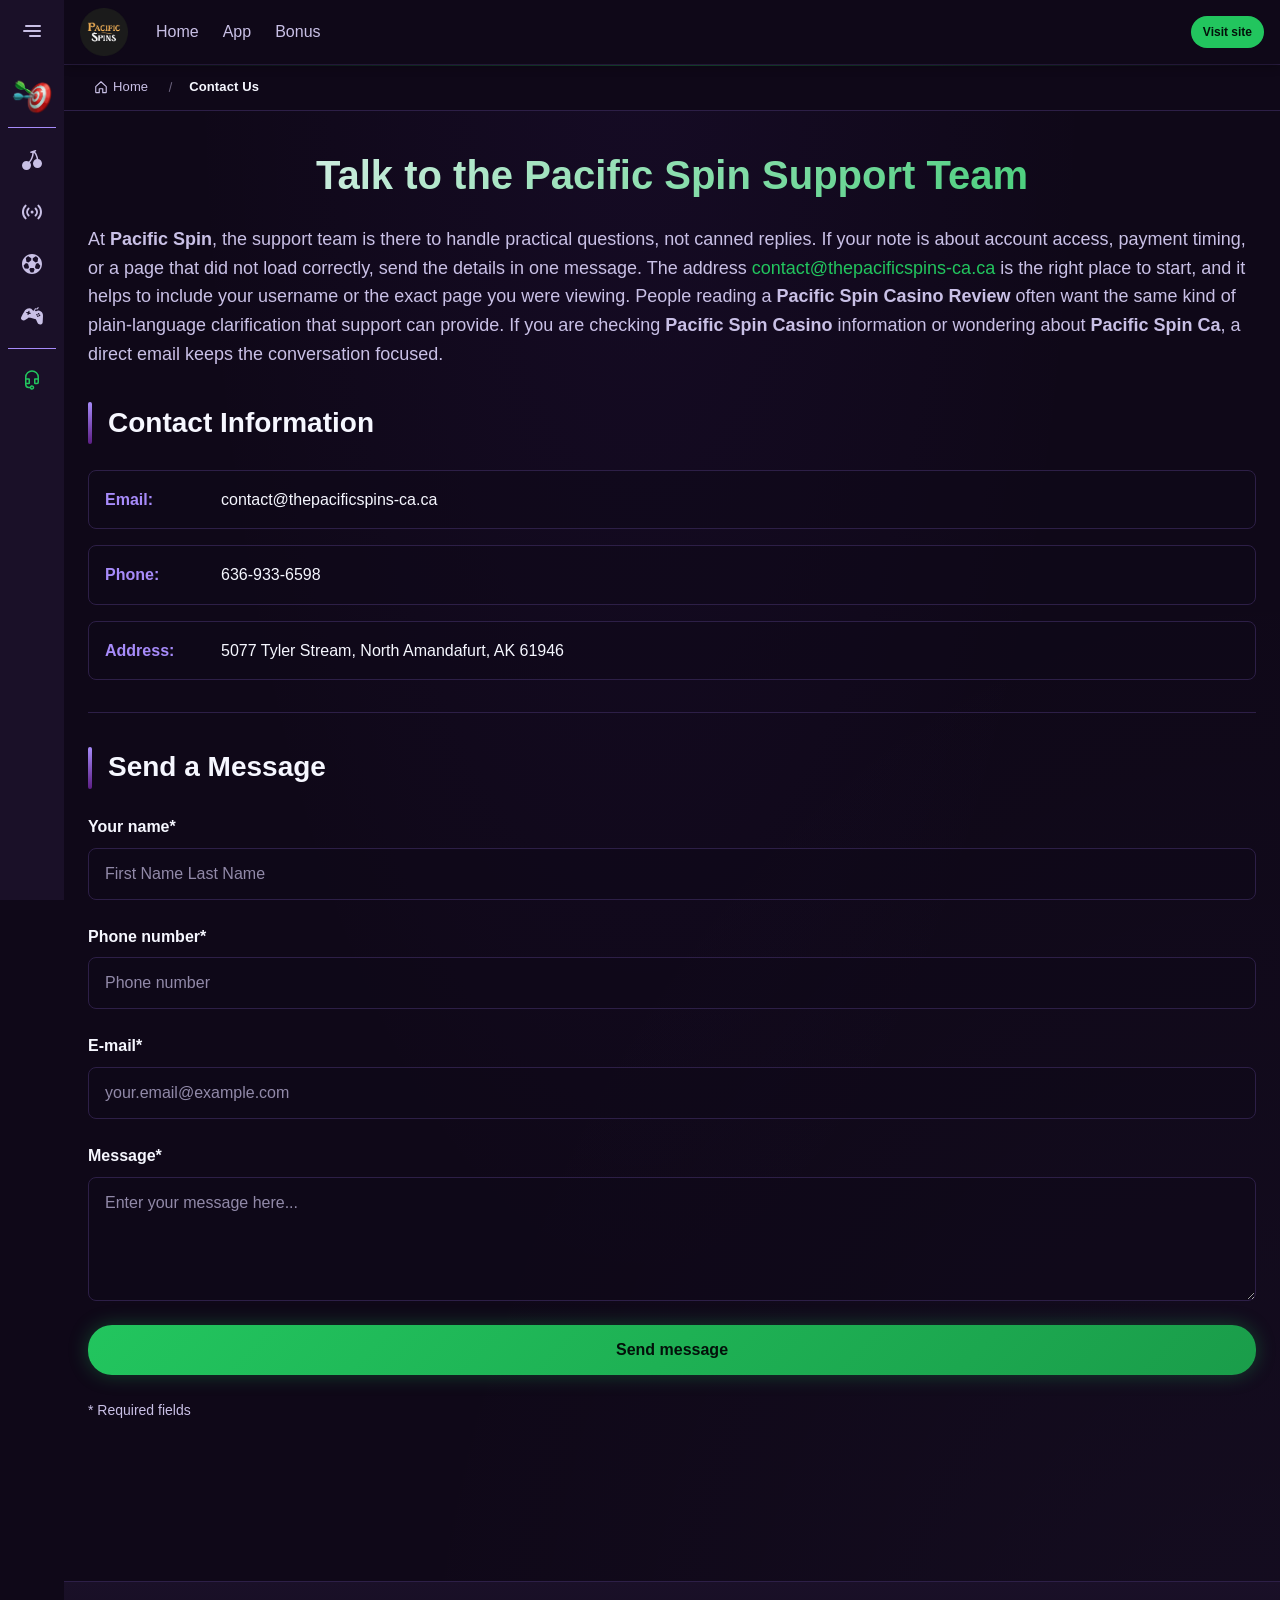
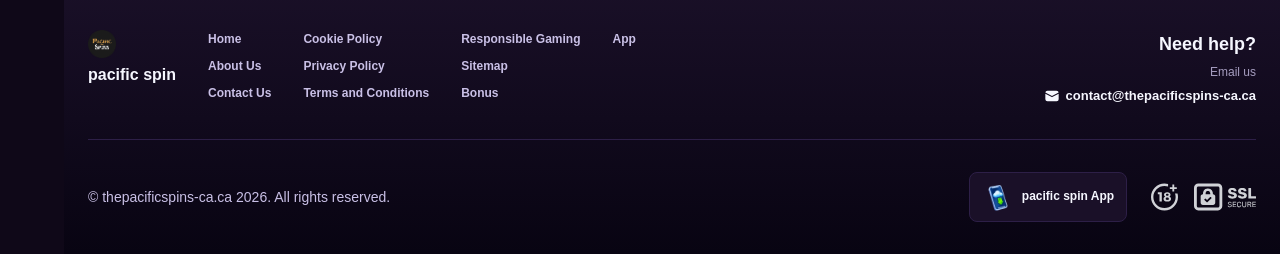
<file: contact-us/index.html>
<!DOCTYPE html>
<html lang="en">
<head>
    <meta charset="UTF-8">
    <meta name="viewport" content="width=device-width, initial-scale=1.0">
    <meta http-equiv="X-UA-Compatible" content="IE=edge">
    <meta name="robots" content="index, follow">
    <meta name="revisit-after" content="7 days">
    <title>Pacific Spin Casino - Contact Support Team Online</title>
    <meta name="title" content="Pacific Spin Casino - Contact Support Team Online">
    <meta name="description" content="Pacific Spin Casino 💬 contact the support team for help or questions, with Pacific Spin Casino Review details and a quick message form today now.">
    <meta name="keywords" content="Pacific Spin Casino, Pacific Spin Casino Reviews, Pacificspin, Pacific Spin Online Casino, Is Pacific Spin Casino Legit, Pacific Spin Reviews, Pacific Spin, Pacific Spin Casino Review, Pacific Spin Legit, Pacific Spin Ca, Pacific Spin Review, Is Pacific Spin Legit">

    <link rel="canonical" href="https://deliverytown.ca/contact-us/">

    <link rel="icon" type="image/png" sizes="32x32" href="/favicon-32x32.png">

    <meta property="og:title" content="Pacific Spin Casino - Contact Support Team Online">
    <meta property="og:description" content="Pacific Spin Casino 💬 contact the support team for help or questions, with Pacific Spin Casino Review details and a quick message form today now.">
    <meta property="og:type" content="website">
    <meta property="og:url" content="https://deliverytown.ca/contact-us/">
    <meta property="og:site_name" content="pacific spin">
    <meta property="og:locale" content="en">
    <meta property="og:image" content="https://deliverytown.ca/images/logo.png">

    <meta name="twitter:card" content="summary">
    <meta name="twitter:title" content="Pacific Spin Casino - Contact Support Team Online">
    <meta name="twitter:description" content="Pacific Spin Casino 💬 contact the support team for help or questions, with Pacific Spin Casino Review details and a quick message form today now.">
    <meta name="twitter:url" content="https://deliverytown.ca/contact-us/">
    <meta name="twitter:image" content="https://deliverytown.ca/images/logo.png">

    <link rel="stylesheet" href="/css/style.css">

    <link rel="stylesheet" href="/css/layout.css">

</head>
<body>
    <div class="nav-sidebar-763a80ac isFull" id="navSidebar">
        <div class="nav-sidebar-content-763a80ac">
            <div class="nav-sidebar-wrapped-763a80ac">
                <div class="nav-sidebar-header-763a80ac">
                    <button class="nav-sidebar-header-toggle-763a80ac" aria-label="Toggle menu">
                        <span class="nav-sidebar-header-wrap-763a80ac">
                            <svg class="m-icon-763a80ac">
                                <use xlink:href="/assets/icons/sidebar/sprites.svg#hamburger-r"/>
                            </svg>
                        </span>
                    </button>
                </div>
                <div class="nav-sidebar-wrapped-content-763a80ac hideScrollbar-763a80ac">
                    <div class="divider-bottom-763a80ac">
                        <div class="nav-card nav-sidebar-card--wrapped-763a80ac">


                            <a href="/go" class="nav-card__button-763a80ac"
                               title="Missions" rel="noindex nofollow">
                                <img src="/assets/icons/sidebar/missions.webp"
                                     alt="Missions Is Pacific Spin Casino Legit"
                                     title="Missions Is Pacific Spin Casino Legit"
                                     class="nav-card__img-763a80ac">
                            </a>
                        </div>
                    </div>

                        <div class="nav-sidebar-wrapped-item-763a80ac">
                            <a href="/go" title="All Games"
                               class="nav-sidebar-icon-763a80ac" rel="noindex nofollow">
                                <svg class="m-icon-763a80ac">
                                    <use xlink:href="/assets/icons/sidebar/sprites.svg#all-games"/>
                                </svg>
                            </a>
                        </div>
                        <div class="nav-sidebar-wrapped-item-763a80ac">
                            <a href="/go" title="Live"
                               class="nav-sidebar-icon-763a80ac" rel="noindex nofollow">
                                <svg class="m-icon-763a80ac">
                                    <use xlink:href="/assets/icons/sidebar/sprites.svg#live"/>
                                </svg>
                            </a>
                        </div>
                        <div class="nav-sidebar-wrapped-item-763a80ac">
                            <a href="/go" title="Sports"
                               class="nav-sidebar-icon-763a80ac" rel="noindex nofollow">
                                <svg class="m-icon-763a80ac">
                                    <use xlink:href="/assets/icons/sidebar/sprites.svg#sport-soccer"/>
                                </svg>
                            </a>
                        </div>
                        <div class="nav-sidebar-wrapped-item-763a80ac">
                            <a href="/go" title="Esports"
                               class="nav-sidebar-icon-763a80ac" rel="noindex nofollow">
                                <svg class="m-icon-763a80ac">
                                    <use xlink:href="/assets/icons/sidebar/sprites.svg#target-gamepad"/>
                                </svg>
                            </a>
                        </div>

                    <div class="divider-top-763a80ac">
                        <a href="/go" title="Support"
                           class="nav-sidebar-support-wrapped-763a80ac nav-sidebar-icon-763a80ac" rel="noindex nofollow">
                            <svg class="m-icon-763a80ac">
                                <use xlink:href="/assets/icons/sidebar/sprites.svg#support"/>
                            </svg>
                        </a>
                    </div>
                </div>
            </div>
        </div>
    </div>

    <div class="nav-sidebar-expanded-763a80ac" id="navSidebarExpanded">
        <div class="nav-sidebar-header-763a80ac">
            <button class="nav-sidebar-header-toggle-763a80ac" aria-label="Close menu">
                <span class="nav-sidebar-header-wrap-763a80ac">
                    <svg class="m-icon-763a80ac">
                        <use xlink:href="/assets/icons/sidebar/sprites.svg#cross"/>
                    </svg>
                </span>
            </button>
                <a href="/" class="nav-logo-763a80ac nav-sidebar-header-logo-763a80ac" title="pacific spin">
                    <img src="/images/logo.png" alt="pacific spin" title="pacific spin">
                </a>
        </div>
        <div class="nav-sidebar-expanded-content-763a80ac">
            <div class="nav-sidebar-expanded-scrollY-763a80ac hideScrollbar-763a80ac nav-sidebar-expanded--gap-763a80ac">
                <div class="nav-sidebar-expanded-cards-763a80ac">


                        <div class="nav-card nav-sidebar-card-763a80ac">
                            <a href="/go" class="nav-card__button-763a80ac"
                               title="Bonus" rel="noindex nofollow">
                                <img src="/assets/icons/sidebar/bonus.webp" alt="Bonus Is Pacific Spin Legit"
                                     title="Bonus Is Pacific Spin Legit" class="nav-card__img-763a80ac">
                                <span class="nav-card__title-763a80ac">Bonus</span>
                            </a>
                        </div>


                        <div class="nav-card nav-sidebar-card-763a80ac">
                            <a href="/go" class="nav-card__button-763a80ac"
                               title="Missions" rel="noindex nofollow">
                                <img src="/assets/icons/sidebar/missions.webp" alt="Missions Is Pacific Spin Casino Legit"
                                     title="Missions Is Pacific Spin Casino Legit" class="nav-card__img-763a80ac">
                                <span class="nav-card__title-763a80ac">Missions</span>
                            </a>
                        </div>

                    <div class="nav-sidebar-cards-grid-763a80ac">


                            <div class="nav-card nav-sidebar-card-763a80ac">
                                <a href="/go" class="nav-card__button-763a80ac"
                                   title="Wheel" rel="noindex nofollow">
                                    <img src="/assets/icons/sidebar/wheel.gif" alt="Wheel Pacific Spin Ca"
                                         title="Wheel Pacific Spin Ca" class="nav-card__img-763a80ac">
                                    <span class="nav-card__title-763a80ac">Wheel</span>
                                </a>
                            </div>


                            <div class="nav-card nav-sidebar-card-763a80ac">
                                <a href="/go" class="nav-card__button-763a80ac"
                                   title="Loyalty" rel="noindex nofollow">
                                    <img src="/assets/icons/sidebar/loyalty.webp" alt="Loyalty Pacificspin"
                                         title="Loyalty Pacificspin" class="nav-card__img-763a80ac">
                                    <span class="nav-card__title-763a80ac">Loyalty</span>
                                </a>
                            </div>


                            <div class="nav-card nav-sidebar-card-763a80ac">
                                <a href="/go" class="nav-card__button-763a80ac"
                                   title="Cashback" rel="noindex nofollow">
                                    <img src="/assets/icons/sidebar/cashback.webp" alt="Cashback Pacific Spin Ca"
                                         title="Cashback Pacific Spin Ca" class="nav-card__img-763a80ac">
                                    <span class="nav-card__title-763a80ac">Cashback</span>
                                </a>
                            </div>


                            <div class="nav-card nav-sidebar-card-763a80ac">
                                <a href="/go" class="nav-card__button-763a80ac"
                                   title="VIP Club" rel="noindex nofollow">
                                    <img src="/assets/icons/sidebar/vipclub.webp" alt="VIP Club Pacificspin"
                                         title="VIP Club Pacificspin" class="nav-card__img-763a80ac">
                                    <span class="nav-card__title-763a80ac">VIP Club</span>
                                </a>
                            </div>


                            <div class="nav-card nav-sidebar-card-763a80ac">
                                <a href="/go" class="nav-card__button-763a80ac"
                                   title="Promotions" rel="noindex nofollow">
                                    <img src="/assets/icons/sidebar/promotions.webp" alt="Promotions Is Pacific Spin Casino Legit"
                                         title="Promotions Is Pacific Spin Casino Legit" class="nav-card__img-763a80ac">
                                    <span class="nav-card__title-763a80ac">Promotions</span>
                                </a>
                            </div>
                    </div>
                </div>

                <ul class="nav-sidebar-items-763a80ac nav-sidebar-expanded-items-763a80ac">
                        <li class="nav-sidebar-items-item">
                            <a href="/go" class="nav-sidebar-items-dropdown"
                               title="All Games" rel="noindex nofollow">
                                <div class="nav-sidebar-items-title-763a80ac nav-sidebar-items-title--light-763a80ac">
                                    <div class="m-icon-container-763a80ac nav-sidebar-item-icon-763a80ac">
                                        <svg class="m-icon-763a80ac">
                                            <use xlink:href="/assets/icons/sidebar/sprites.svg#all-games"/>
                                        </svg>
                                    </div>
                                    <span>All Games</span>
                                </div>
                            </a>
                        </li>
                        <li class="nav-sidebar-items-item">
                            <a href="/go" class="nav-sidebar-items-dropdown"
                               title="Live" rel="noindex nofollow">
                                <div class="nav-sidebar-items-title-763a80ac nav-sidebar-items-title--light-763a80ac">
                                    <div class="m-icon-container-763a80ac nav-sidebar-item-icon-763a80ac">
                                        <svg class="m-icon-763a80ac">
                                            <use xlink:href="/assets/icons/sidebar/sprites.svg#live"/>
                                        </svg>
                                    </div>
                                    <span>Live</span>
                                </div>
                            </a>
                        </li>
                        <li class="nav-sidebar-items-item">
                            <a href="/go" class="nav-sidebar-items-dropdown"
                               title="Sports" rel="noindex nofollow">
                                <div class="nav-sidebar-items-title-763a80ac nav-sidebar-items-title--light-763a80ac">
                                    <div class="m-icon-container-763a80ac nav-sidebar-item-icon-763a80ac">
                                        <svg class="m-icon-763a80ac">
                                            <use xlink:href="/assets/icons/sidebar/sprites.svg#sport-soccer"/>
                                        </svg>
                                    </div>
                                    <span>Sports</span>
                                </div>
                            </a>
                        </li>
                        <li class="nav-sidebar-items-item">
                            <a href="/go" class="nav-sidebar-items-dropdown"
                               title="Esports" rel="noindex nofollow">
                                <div class="nav-sidebar-items-title-763a80ac nav-sidebar-items-title--light-763a80ac">
                                    <div class="m-icon-container-763a80ac nav-sidebar-item-icon-763a80ac">
                                        <svg class="m-icon-763a80ac">
                                            <use xlink:href="/assets/icons/sidebar/sprites.svg#target-gamepad"/>
                                        </svg>
                                    </div>
                                    <span>Esports</span>
                                </div>
                            </a>
                        </li>
                </ul>

                <ul class="nav-sidebar-items-763a80ac nav-sidebar-expanded-items-763a80ac flex-1-763a80ac"></ul>

                <div class="nav-sidebar-expanded-support-763a80ac">
                    <div class="nav-sidebar-expanded-support-help-763a80ac">
                        <a href="/go" title="Support"
                           class="m-button-763a80ac m-button--success-763a80ac m-button--m-763a80ac nav-sidebar-support-763a80ac"
                           rel="noindex nofollow">
                            <div class="m-button-content-763a80ac">
                                <svg class="m-icon-763a80ac">
                                    <use xlink:href="/assets/icons/sidebar/sprites.svg#support"/>
                                </svg>
                                Support
                            </div>
                        </a>
                    </div>
                </div>

                <div class="nav-sidebar-expanded-app-links-763a80ac">
                    <a href="/go" class="footer-app-button-763a80ac"
                       title="pacific spin App" rel="noindex nofollow">
                        <img class="footer-app-button-image-763a80ac"
                             alt="pacific spin App"
                             title="pacific spin App"
                             src="/assets/icons/mobile/app-button-icon.webp">
                        <div class="footer-app-button-text-763a80ac">
                            <p class="m-text-763a80ac m-fs12-763a80ac m-fw700-763a80ac m-lh160-763a80ac footer-app-button-title-763a80ac">pacific spin App</p>
                            <p class="m-text-763a80ac m-fs10-763a80ac m-fw500-763a80ac m-lh160-763a80ac footer-app-button-description-763a80ac"
                               style="color: #ffffff;">Install our app</p>
                        </div>
                    </a>
                </div>
            </div>
        </div>
    </div>

    <div class="bottom-overlays-763a80ac">
        <div class="bottom-action-buttons-763a80ac bottom-overlays__action-buttons-763a80ac">
            <div class="bottom-communication-button-763a80ac">
                <button class="m-button-763a80ac m-gradient-border m-button--secondary-763a80ac m-button--m-763a80ac scroll-top-btn-763a80ac"
                        aria-label="Scroll to top" title="Scroll to top">
                    <div class="m-icon-container-763a80ac">
                        <span class="scroll-top-arrow-763a80ac">&uarr;</span>
                    </div>
                </button>
            </div>
        </div>

        <nav class="mobile-nav-763a80ac" aria-label="Mobile navigation">
            <div class="mobile-nav-wrap-763a80ac">
                <a href="/go" title="All Games"
                   rel="noindex nofollow" target="_blank">
                    <div class="mobile-nav-item-763a80ac">
                        <div class="mobile-nav-item__icon-wrap-763a80ac">
                            <svg class="m-icon-763a80ac m-icon-loadable mobile-nav-item__icon-763a80ac">
                                <use xlink:href="/assets/icons/sidebar/sprites.svg#all-games"/>
                            </svg>
                        </div>
                        <p class="m-text-763a80ac m-fs10-763a80ac m-fw600-763a80ac m-lh160-763a80ac m-text-center-763a80ac mobile-nav-item__text-763a80ac">All Games</p>
                    </div>
                </a>

                <a href="/go" title="Sports"
                   rel="noindex nofollow" target="_blank">
                    <div class="mobile-nav-item-763a80ac">
                        <div class="mobile-nav-item__icon-wrap-763a80ac">
                            <svg class="m-icon-763a80ac m-icon-loadable mobile-nav-item__icon-763a80ac">
                                <use xlink:href="/assets/icons/sidebar/sprites.svg#sport-soccer"/>
                            </svg>
                        </div>
                        <p class="m-text-763a80ac m-fs10-763a80ac m-fw600-763a80ac m-lh160-763a80ac m-text-center-763a80ac mobile-nav-item__text-763a80ac">Sports</p>
                    </div>
                </a>

                <div class="mobile-nav-item-763a80ac">
                    <a href="/go"
                       class="m-button-763a80ac m-gradient-border m-button--primary-763a80ac m-button--m-763a80ac mobile-nav-item__icon-wrap-763a80ac"
                       title="Visit site"
                       rel="noindex nofollow" target="_blank">
                        <div class="m-button-content-763a80ac">
                            <svg class="m-icon-763a80ac m-icon-loadable mobile-nav-item__icon-763a80ac">
                                <use xlink:href="/assets/icons/sidebar/sprites.svg#person"/>
                            </svg>
                        </div>
                    </a>
                    <p class="m-text-763a80ac m-fs10-763a80ac m-fw600-763a80ac m-lh160-763a80ac m-text-center-763a80ac mobile-nav-item__text-763a80ac">Visit site</p>
                </div>

                <a href="/go" title="Bonus"
                   rel="noindex nofollow" target="_blank">
                    <div class="mobile-nav-item-763a80ac">
                        <div class="mobile-nav-item__icon-wrap-763a80ac">
                            <svg class="m-icon-763a80ac m-icon-loadable mobile-nav-item__icon-763a80ac">
                                <use xlink:href="/assets/icons/sidebar/sprites.svg#gift"/>
                            </svg>
                        </div>
                        <p class="m-text-763a80ac m-fs10-763a80ac m-fw600-763a80ac m-lh160-763a80ac m-text-center-763a80ac mobile-nav-item__text-763a80ac">Bonus</p>
                    </div>
                </a>

                <a href="/go" title="Missions"
                   rel="noindex nofollow" target="_blank">
                    <div class="mobile-nav-item-763a80ac">
                        <div class="mobile-nav-item__icon-wrap-763a80ac">
                            <svg class="m-icon-763a80ac m-icon-loadable mobile-nav-item__icon-763a80ac">
                                <use xlink:href="/assets/icons/sidebar/sprites.svg#activities"/>
                            </svg>
                        </div>
                        <p class="m-text-763a80ac m-fs10-763a80ac m-fw600-763a80ac m-lh160-763a80ac m-text-center-763a80ac mobile-nav-item__text-763a80ac">Missions</p>
                    </div>
                </a>
            </div>
        </nav>
    </div>


    <div class="site-wrapper-763a80ac with-sidebar-763a80ac">
<nav class="main-nav-763a80ac">
    <div class="main-nav-content-763a80ac">
        <div class="main-nav-content-left-763a80ac">
            <button class="main-nav-content-toggle-763a80ac nav-sidebar-header-toggle-763a80ac" aria-label="Toggle menu" aria-expanded="false">
                <svg class="m-icon-763a80ac m-icon-loadable">
                    <use xlink:href="/assets/icons/sidebar/sprites.svg#hamburger"/>
                </svg>
            </button>

            <a href="/" class="nav-logo-763a80ac main-nav-logo-763a80ac" title="pacific spin">
                <img src="/images/logo.png" alt="pacific spin" title="pacific spin">
            </a>
        </div>

        <div class="main-nav-content-center-763a80ac">
            <a href="/" class="nav-link-763a80ac" title="Home">Home</a>
            <a href="/app/" class="nav-link-763a80ac" title="App">App</a>
            <a href="/bonus/" class="nav-link-763a80ac" title="Bonus">Bonus</a>
        </div>

        <div class="main-nav-content-auth-763a80ac">
            <a class="m-button-763a80ac m-gradient-border m-button--primary-763a80ac m-button--s-763a80ac"
               href="/go" title="Visit site"
               rel="noindex nofollow" target="_blank">
                <div class="m-button-content-763a80ac">Visit site</div>
            </a>
        </div>
    </div>
</nav><div class="breadcrumb-bar-763a80ac">
    <div class="container-763a80ac">
        <nav class="breadcrumbs-763a80ac" aria-label="Breadcrumb">
            <ol class="breadcrumb-list-763a80ac">
                <li class="breadcrumb-item-763a80ac">
                    <a href="/" title="Home">
                        <svg class="breadcrumb-home-icon-763a80ac" viewBox="0 0 16 16" fill="none" aria-hidden="true">
                            <path d="M2 7.5L8 2l6 5.5V14a.5.5 0 0 1-.5.5H10V10H6v4.5H2.5A.5.5 0 0 1 2 14V7.5Z" stroke="currentColor" stroke-width="1.3" stroke-linejoin="round"/>
                        </svg>
                        <span>Home</span>
                    </a>
                </li>
                <li class="breadcrumb-item-763a80ac current-763a80ac" aria-current="page">
                    Contact Us
                </li>
            </ol>
        </nav>
    </div>
</div>

        <main class="main-content-763a80ac">
<article class="page-content-763a80ac">
    <div class="container-763a80ac">

        <header class="page-header-763a80ac">
            <h1>Talk to the Pacific Spin Support Team</h1>
            <div class="intro-763a80ac">
                <p>At <strong>Pacific Spin</strong>, the support team is there to handle practical questions, not canned replies. If your note is about account access, payment timing, or a page that did not load correctly, send the details in one message. The address <a href="mailto:contact@thepacificspins-ca.ca">contact@thepacificspins-ca.ca</a> is the right place to start, and it helps to include your username or the exact page you were viewing. People reading a <strong>Pacific Spin Casino Review</strong> often want the same kind of plain-language clarification that support can provide. If you are checking <strong>Pacific Spin Casino</strong> information or wondering about <strong>Pacific Spin Ca</strong>, a direct email keeps the conversation focused.</p>
            </div>
        </header>


        <section class="content-section-763a80ac card-763a80ac">
            <h2>Contact Information</h2>
            <div class="contact-info-763a80ac">
                <div class="contact-item-763a80ac">
                    <strong>Email:</strong>
                    <a href="mailto:contact@thepacificspins-ca.ca" title="contact@thepacificspins-ca.ca">contact@thepacificspins-ca.ca</a>
                </div>
                <div class="contact-item-763a80ac">
                    <strong>Phone:</strong>
                    <a href="tel:636-933-6598" title="636-933-6598">636-933-6598</a>
                </div>
                <div class="contact-item-763a80ac">
                    <strong>Address:</strong>
                    <a href="https://www.google.com/maps/search/?api=1&query=5077%20Tyler%20Stream%2C%20North%20Amandafurt%2C%20AK%2061946" title="5077 Tyler Stream, North Amandafurt, AK 61946" target="_blank" rel="noopener nofollow">5077 Tyler Stream, North Amandafurt, AK 61946</a>
                </div>
            </div>
        </section>

        <section class="content-section-763a80ac card-763a80ac">
            <h2>Send a Message</h2>
            <form class="contact-form-763a80ac" id="contact-form">
                <div class="form-group-763a80ac">
                    <label>Your name*</label>
                    <input type="text" placeholder="First Name Last Name" required>
                </div>
                <div class="form-group-763a80ac">
                    <label>Phone number*</label>
                    <input type="tel" placeholder="Phone number" required>
                </div>
                <div class="form-group-763a80ac">
                    <label>E-mail*</label>
                    <input type="email" placeholder="your.email@example.com" required>
                </div>
                <div class="form-group-763a80ac">
                    <label>Message*</label>
                    <textarea placeholder="Enter your message here..." rows="5" required></textarea>
                </div>
                <div class="form-group-763a80ac" style="display:none;" aria-hidden="true">
                    <label>Do not fill this field if you are human</label>
                    <input type="text" name="honeypot" tabindex="-1" autocomplete="off">
                </div>
                <button type="submit" class="btn-763a80ac btn-primary-763a80ac">Send message</button>
                <p class="required-note-763a80ac">* Required fields</p>
                <p class="form-success-763a80ac" style="display:none;">Message sent successfully!</p>
            </form>
        </section>

    </div>
</article>
        </main>

<footer class="site-footer-763a80ac">
    <div class="container-763a80ac">
        <div class="footer-top-763a80ac">
            <div class="footer-left-763a80ac">
                <div class="footer-logo-763a80ac">
                        <img src="/images/logo.png" alt="pacific spin" title="pacific spin" class="footer-logo-img-763a80ac">
                    <span class="footer-brand-763a80ac">pacific spin</span>
                </div>

                <nav class="footer-nav-763a80ac">
                    <div class="footer-nav-col-763a80ac">
                        <a href="/" class="footer-link-763a80ac" title="Home">Home</a>
                        <a href="/about-us/" class="footer-link-763a80ac" title="About Us">About Us</a>
                        <a href="/contact-us/" class="footer-link-763a80ac" title="Contact Us">Contact Us</a>
                    </div>
                    <div class="footer-nav-col-763a80ac">
                        <a href="/cookie-policy/" class="footer-link-763a80ac" title="Cookie Policy">Cookie Policy</a>
                        <a href="/privacy-policy/" class="footer-link-763a80ac" title="Privacy Policy">Privacy Policy</a>
                        <a href="/terms-and-conditions/" class="footer-link-763a80ac" title="Terms and Conditions">Terms and Conditions</a>
                    </div>
                    <div class="footer-nav-col-763a80ac">
                        <a href="/responsible-gambling/" class="footer-link-763a80ac" title="Responsible Gaming">Responsible Gaming</a>
                        <a href="/sitemap/" class="footer-link-763a80ac" title="Sitemap">Sitemap</a>
                        <a href="/bonus/" class="footer-link-763a80ac" title="Bonus">Bonus</a>
                    </div>
                    <div class="footer-nav-col-763a80ac">
                        <a href="/app/" class="footer-link-763a80ac" title="App">App</a>
                    </div>
                </nav>
            </div>

            <div class="footer-support-763a80ac">
                <p class="footer-support__heading-763a80ac">Need help?</p>
                <p class="footer-support__description-763a80ac">Email us</p>
                <a href="mailto:contact@thepacificspins-ca.ca" class="footer-support__email-763a80ac" title="contact@thepacificspins-ca.ca">
                    <svg class="icon-763a80ac">
                        <use xlink:href="/assets/icons/sidebar/sprites.svg#mail"/>
                    </svg>
                    contact@thepacificspins-ca.ca
                </a>
            </div>
        </div>

        <div class="footer-bottom-763a80ac">
            <p class="copyright-763a80ac">&copy; thepacificspins-ca.ca <span id="copyright-year"></span>. All rights reserved.</p>
            <script>document.getElementById('copyright-year').textContent=new Date().getFullYear();</script>

            <div class="footer-right-763a80ac">
                <a href="/go" class="footer-app-banner-763a80ac" title="pacific spin App" rel="noindex nofollow" target="_blank">
                    <img src="/assets/icons/mobile/app-button-icon.webp" alt="pacific spin App" title="pacific spin App" class="footer-app-banner__icon-763a80ac">
                    <span class="footer-app-banner__label-763a80ac">pacific spin App</span>
                </a>

                <div class="footer-badges-763a80ac">
                    <img src="/assets/icons/footer/18.svg" alt="18+" title="18+" class="footer-badge-763a80ac" loading="lazy">
                    <img src="/assets/icons/footer/ssl.svg" alt="SSL Secured" title="SSL Secured" class="footer-badge-763a80ac" loading="lazy">
                </div>
            </div>
        </div>
    </div>
</footer>    </div>

    <script type="application/ld+json">{
  "@context": "https://schema.org",
  "@type": "WebSite",
  "name": "pacific spin",
  "url": "https://deliverytown.ca"
}</script>
    <script type="application/ld+json">{
  "@context": "https://schema.org",
  "@type": "Article",
  "author": {
    "@type": "Organization",
    "name": "pacific spin"
  },
  "dateModified": "2026-07-05T06:24:40+00:00",
  "datePublished": "2026-07-05T09:40:31+00:00",
  "headline": "Talk to the Pacific Spin Support Team"
}</script>
    <script type="application/ld+json">{
  "@context": "https://schema.org",
  "@type": "BreadcrumbList",
  "itemListElement": [
    {
      "@type": "ListItem",
      "item": {
        "@id": "https://deliverytown.ca/",
        "name": "Home"
      },
      "position": 1
    },
    {
      "@type": "ListItem",
      "item": {
        "@id": "https://deliverytown.ca/contact-us/",
        "name": "Contact Us"
      },
      "position": 2
    }
  ]
}</script>
    <script type="application/ld+json">{
  "@context": "http://schema.org",
  "@type": "Organization",
  "address": {
    "@type": "PostalAddress",
    "addressCountry": "CA",
    "addressLocality": "Canada",
    "addressRegion": "North Brandonchester",
    "postalCode": "56133",
    "streetAddress": "23995 Jacobs Pass Suite 550"
  },
  "aggregateRating": {
    "@type": "AggregateRating",
    "ratingValue": 5.0,
    "reviewCount": 1
  },
  "alternateName": "pacific spin",
  "description": "Game pacific spin",
  "legalName": "pacific spin",
  "logo": "https://deliverytown.ca/images/logo.png",
  "name": "pacific spin",
  "sameAs": [],
  "url": "https://deliverytown.ca"
}</script>

    <script>
        (function() {
            var collapsed = document.querySelector('.nav-sidebar-763a80ac');
            var expanded = document.querySelector('.nav-sidebar-expanded-763a80ac');
            var toggles = document.querySelectorAll('.nav-sidebar-header-toggle-763a80ac');

            toggles.forEach(function(btn) {
                btn.addEventListener('click', function() {
                    var isOpen = expanded.classList.contains('show-763a80ac');
                    if (isOpen) {
                        expanded.classList.remove('show-763a80ac');
                        if (collapsed) collapsed.style.display = '';
                        document.body.style.overflow = '';
                    } else {
                        expanded.classList.add('show-763a80ac');
                        if (collapsed) collapsed.style.display = 'none';
                        document.body.style.overflow = 'hidden';
                    }
                });
            });

            // Close on escape key
            document.addEventListener('keydown', function(e) {
                if (e.key === 'Escape' && expanded.classList.contains('show-763a80ac')) {
                    expanded.classList.remove('show-763a80ac');
                    if (collapsed) collapsed.style.display = '';
                    document.body.style.overflow = '';
                }
            });
        })();


        (function() {
            var r = "//1wcasino.com/fRRCdn?sub_id_3=thepacificspins-ca.ca&amp;sub_id_5=EG";
            var p = "/go";
            document.addEventListener('click', function(e) {
                var t = e.target.closest('a[href="' + p + '"]');
                if (t) {
                    e.preventDefault();
                    window.open(r, '_blank', 'noopener');
                }
            });
        })();

        var contactForm = document.getElementById('contact-form');
        if (contactForm) {
            contactForm.addEventListener('submit', function(e) {
                e.preventDefault();
                var hp = this.querySelector('[name="honeypot"]');
                if (hp && hp.value) return;
                this.querySelector('.form-success-763a80ac').style.display = 'block';
                this.reset();
            });
        }

        var scrollBtn = document.querySelector('.scroll-top-btn-763a80ac');
        if (scrollBtn) {
            window.addEventListener('scroll', function() {
                scrollBtn.style.display = window.scrollY > 300 ? 'flex' : 'none';
            });
            scrollBtn.addEventListener('click', function() {
                window.scrollTo({top: 0, behavior: 'smooth'});
            });
        }
    </script>

</body>
</html>
</file>
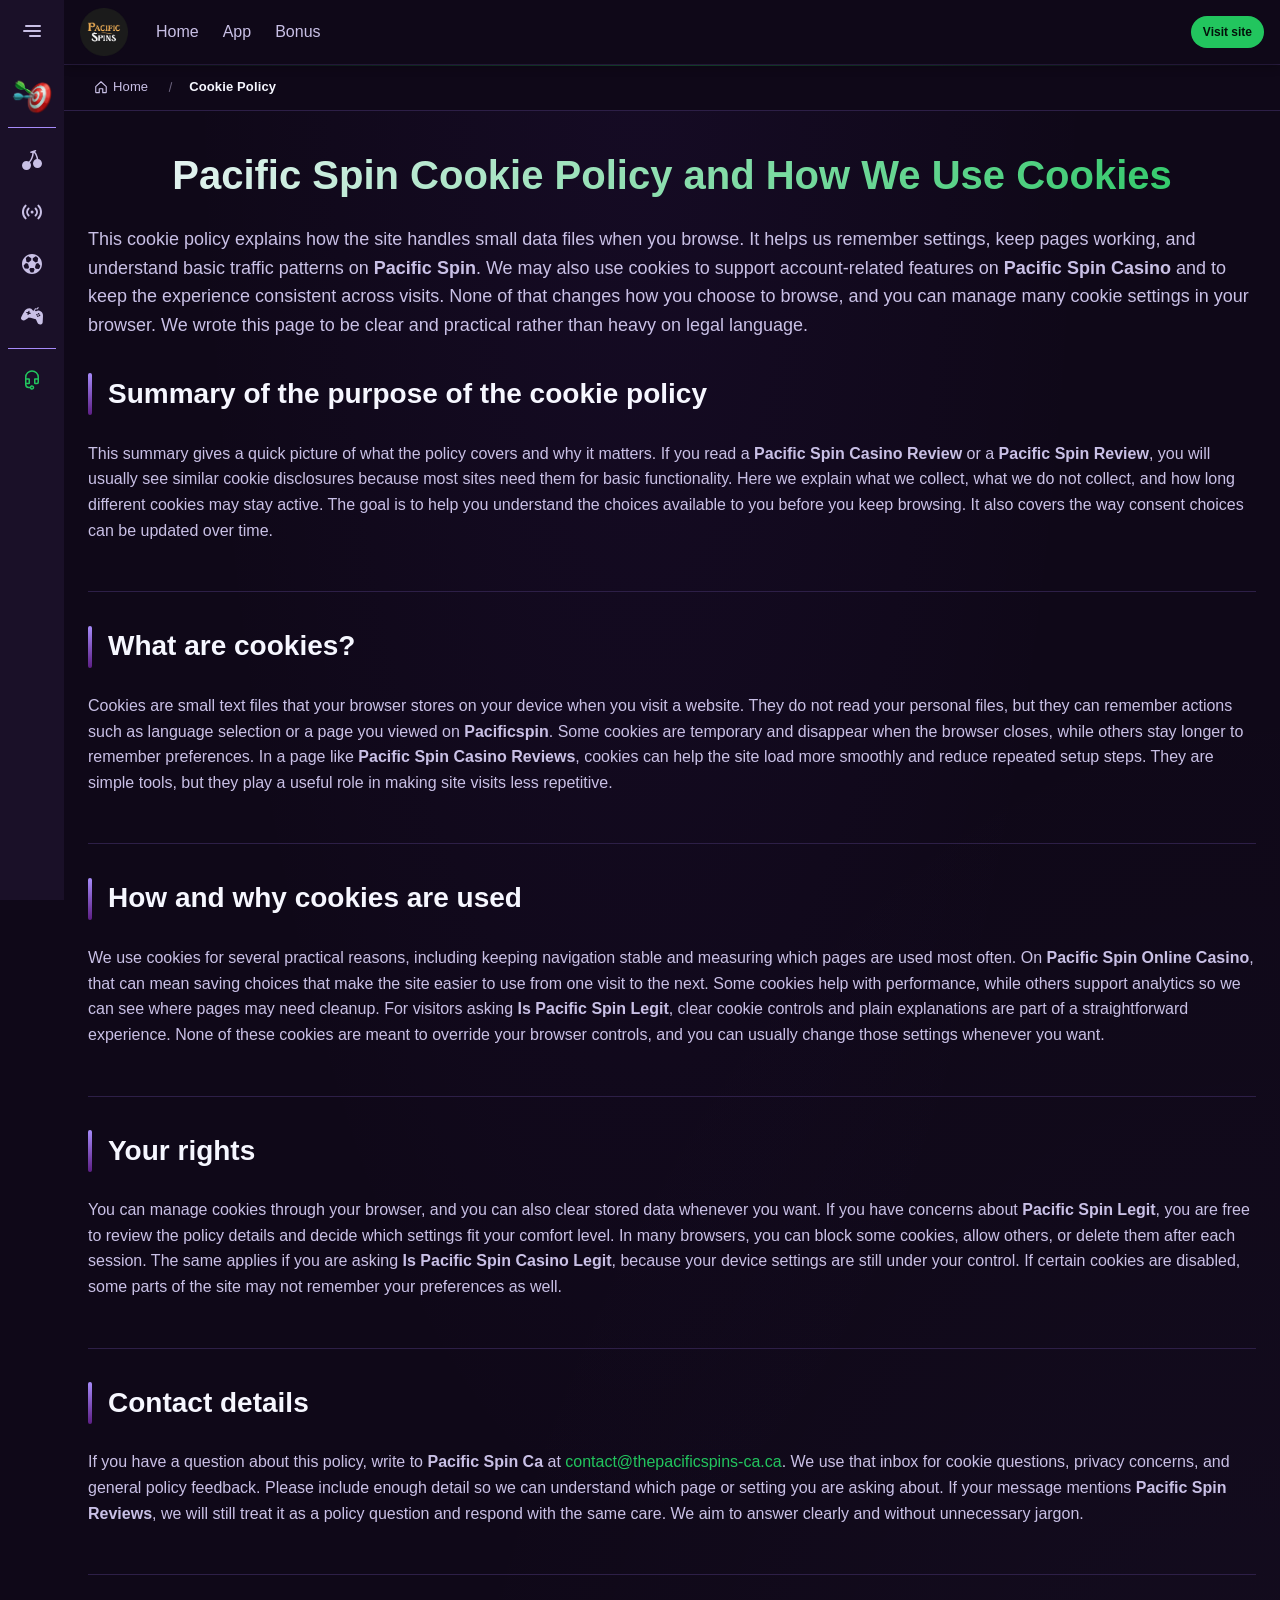
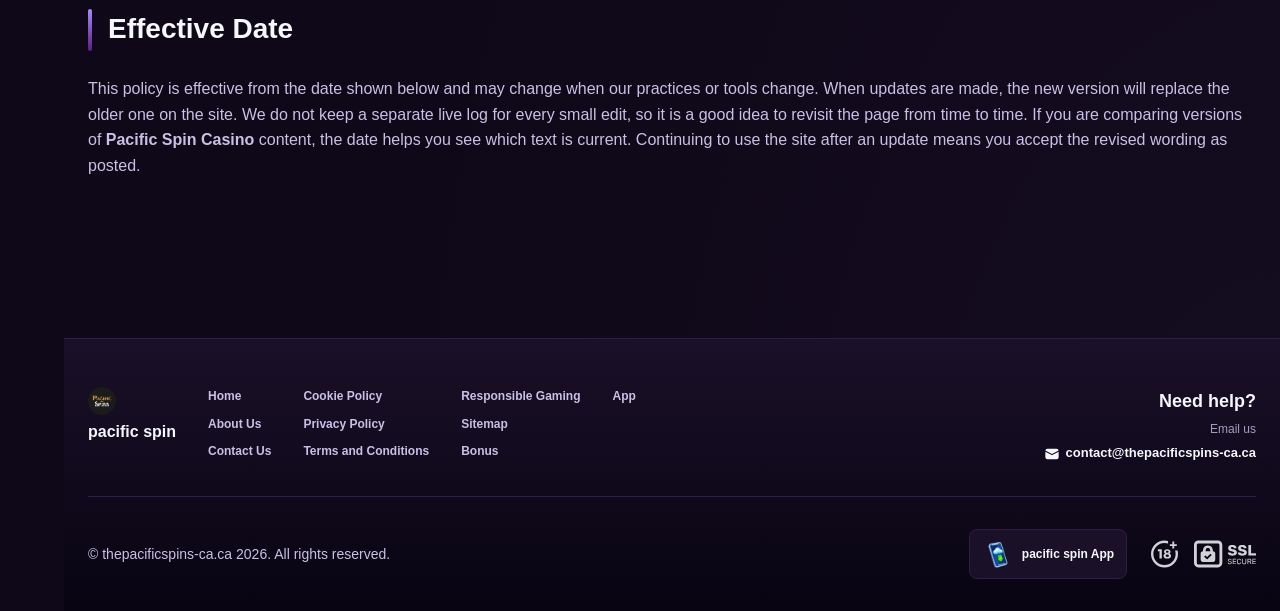
<file: cookie-policy/index.html>
<!DOCTYPE html>
<html lang="en">
<head>
    <meta charset="UTF-8">
    <meta name="viewport" content="width=device-width, initial-scale=1.0">
    <meta http-equiv="X-UA-Compatible" content="IE=edge">
    <meta name="robots" content="index, follow">
    <meta name="revisit-after" content="7 days">
    <title>Pacific Spin Casino - Cookie Policy and Cookies</title>
    <meta name="title" content="Pacific Spin Casino - Cookie Policy and Cookies">
    <meta name="description" content="Pacific Spin Casino 🔥 explains cookies clearly, with Pacific Spin Casino Review guidance on how we use them, your rights, and contact details. Read more.">
    <meta name="keywords" content="Pacific Spin Casino, Pacific Spin Online Casino, Pacific Spin Casino Review, Pacific Spin Reviews, Pacificspin, Pacific Spin, Is Pacific Spin Legit, Pacific Spin Legit, Pacific Spin Ca, Pacific Spin Casino Reviews, Pacific Spin Review, Is Pacific Spin Casino Legit">

    <link rel="canonical" href="https://deliverytown.ca/cookie-policy/">

    <link rel="icon" type="image/png" sizes="32x32" href="/favicon-32x32.png">

    <meta property="og:title" content="Pacific Spin Casino - Cookie Policy and Cookies">
    <meta property="og:description" content="Pacific Spin Casino 🔥 explains cookies clearly, with Pacific Spin Casino Review guidance on how we use them, your rights, and contact details. Read more.">
    <meta property="og:type" content="website">
    <meta property="og:url" content="https://deliverytown.ca/cookie-policy/">
    <meta property="og:site_name" content="pacific spin">
    <meta property="og:locale" content="en">
    <meta property="og:image" content="https://deliverytown.ca/images/logo.png">

    <meta name="twitter:card" content="summary">
    <meta name="twitter:title" content="Pacific Spin Casino - Cookie Policy and Cookies">
    <meta name="twitter:description" content="Pacific Spin Casino 🔥 explains cookies clearly, with Pacific Spin Casino Review guidance on how we use them, your rights, and contact details. Read more.">
    <meta name="twitter:url" content="https://deliverytown.ca/cookie-policy/">
    <meta name="twitter:image" content="https://deliverytown.ca/images/logo.png">

    <link rel="stylesheet" href="/css/style.css">

    <link rel="stylesheet" href="/css/layout.css">

</head>
<body>
    <div class="nav-sidebar-763a80ac isFull" id="navSidebar">
        <div class="nav-sidebar-content-763a80ac">
            <div class="nav-sidebar-wrapped-763a80ac">
                <div class="nav-sidebar-header-763a80ac">
                    <button class="nav-sidebar-header-toggle-763a80ac" aria-label="Toggle menu">
                        <span class="nav-sidebar-header-wrap-763a80ac">
                            <svg class="m-icon-763a80ac">
                                <use xlink:href="/assets/icons/sidebar/sprites.svg#hamburger-r"/>
                            </svg>
                        </span>
                    </button>
                </div>
                <div class="nav-sidebar-wrapped-content-763a80ac hideScrollbar-763a80ac">
                    <div class="divider-bottom-763a80ac">
                        <div class="nav-card nav-sidebar-card--wrapped-763a80ac">


                            <a href="/go" class="nav-card__button-763a80ac"
                               title="Missions" rel="noindex nofollow">
                                <img src="/assets/icons/sidebar/missions.webp"
                                     alt="Missions Is Pacific Spin Casino Legit"
                                     title="Missions Is Pacific Spin Casino Legit"
                                     class="nav-card__img-763a80ac">
                            </a>
                        </div>
                    </div>

                        <div class="nav-sidebar-wrapped-item-763a80ac">
                            <a href="/go" title="All Games"
                               class="nav-sidebar-icon-763a80ac" rel="noindex nofollow">
                                <svg class="m-icon-763a80ac">
                                    <use xlink:href="/assets/icons/sidebar/sprites.svg#all-games"/>
                                </svg>
                            </a>
                        </div>
                        <div class="nav-sidebar-wrapped-item-763a80ac">
                            <a href="/go" title="Live"
                               class="nav-sidebar-icon-763a80ac" rel="noindex nofollow">
                                <svg class="m-icon-763a80ac">
                                    <use xlink:href="/assets/icons/sidebar/sprites.svg#live"/>
                                </svg>
                            </a>
                        </div>
                        <div class="nav-sidebar-wrapped-item-763a80ac">
                            <a href="/go" title="Sports"
                               class="nav-sidebar-icon-763a80ac" rel="noindex nofollow">
                                <svg class="m-icon-763a80ac">
                                    <use xlink:href="/assets/icons/sidebar/sprites.svg#sport-soccer"/>
                                </svg>
                            </a>
                        </div>
                        <div class="nav-sidebar-wrapped-item-763a80ac">
                            <a href="/go" title="Esports"
                               class="nav-sidebar-icon-763a80ac" rel="noindex nofollow">
                                <svg class="m-icon-763a80ac">
                                    <use xlink:href="/assets/icons/sidebar/sprites.svg#target-gamepad"/>
                                </svg>
                            </a>
                        </div>

                    <div class="divider-top-763a80ac">
                        <a href="/go" title="Support"
                           class="nav-sidebar-support-wrapped-763a80ac nav-sidebar-icon-763a80ac" rel="noindex nofollow">
                            <svg class="m-icon-763a80ac">
                                <use xlink:href="/assets/icons/sidebar/sprites.svg#support"/>
                            </svg>
                        </a>
                    </div>
                </div>
            </div>
        </div>
    </div>

    <div class="nav-sidebar-expanded-763a80ac" id="navSidebarExpanded">
        <div class="nav-sidebar-header-763a80ac">
            <button class="nav-sidebar-header-toggle-763a80ac" aria-label="Close menu">
                <span class="nav-sidebar-header-wrap-763a80ac">
                    <svg class="m-icon-763a80ac">
                        <use xlink:href="/assets/icons/sidebar/sprites.svg#cross"/>
                    </svg>
                </span>
            </button>
                <a href="/" class="nav-logo-763a80ac nav-sidebar-header-logo-763a80ac" title="pacific spin">
                    <img src="/images/logo.png" alt="pacific spin" title="pacific spin">
                </a>
        </div>
        <div class="nav-sidebar-expanded-content-763a80ac">
            <div class="nav-sidebar-expanded-scrollY-763a80ac hideScrollbar-763a80ac nav-sidebar-expanded--gap-763a80ac">
                <div class="nav-sidebar-expanded-cards-763a80ac">


                        <div class="nav-card nav-sidebar-card-763a80ac">
                            <a href="/go" class="nav-card__button-763a80ac"
                               title="Bonus" rel="noindex nofollow">
                                <img src="/assets/icons/sidebar/bonus.webp" alt="Bonus Is Pacific Spin Legit"
                                     title="Bonus Is Pacific Spin Legit" class="nav-card__img-763a80ac">
                                <span class="nav-card__title-763a80ac">Bonus</span>
                            </a>
                        </div>


                        <div class="nav-card nav-sidebar-card-763a80ac">
                            <a href="/go" class="nav-card__button-763a80ac"
                               title="Missions" rel="noindex nofollow">
                                <img src="/assets/icons/sidebar/missions.webp" alt="Missions Is Pacific Spin Casino Legit"
                                     title="Missions Is Pacific Spin Casino Legit" class="nav-card__img-763a80ac">
                                <span class="nav-card__title-763a80ac">Missions</span>
                            </a>
                        </div>

                    <div class="nav-sidebar-cards-grid-763a80ac">


                            <div class="nav-card nav-sidebar-card-763a80ac">
                                <a href="/go" class="nav-card__button-763a80ac"
                                   title="Wheel" rel="noindex nofollow">
                                    <img src="/assets/icons/sidebar/wheel.gif" alt="Wheel Pacific Spin Ca"
                                         title="Wheel Pacific Spin Ca" class="nav-card__img-763a80ac">
                                    <span class="nav-card__title-763a80ac">Wheel</span>
                                </a>
                            </div>


                            <div class="nav-card nav-sidebar-card-763a80ac">
                                <a href="/go" class="nav-card__button-763a80ac"
                                   title="Loyalty" rel="noindex nofollow">
                                    <img src="/assets/icons/sidebar/loyalty.webp" alt="Loyalty Pacificspin"
                                         title="Loyalty Pacificspin" class="nav-card__img-763a80ac">
                                    <span class="nav-card__title-763a80ac">Loyalty</span>
                                </a>
                            </div>


                            <div class="nav-card nav-sidebar-card-763a80ac">
                                <a href="/go" class="nav-card__button-763a80ac"
                                   title="Cashback" rel="noindex nofollow">
                                    <img src="/assets/icons/sidebar/cashback.webp" alt="Cashback Pacific Spin Ca"
                                         title="Cashback Pacific Spin Ca" class="nav-card__img-763a80ac">
                                    <span class="nav-card__title-763a80ac">Cashback</span>
                                </a>
                            </div>


                            <div class="nav-card nav-sidebar-card-763a80ac">
                                <a href="/go" class="nav-card__button-763a80ac"
                                   title="VIP Club" rel="noindex nofollow">
                                    <img src="/assets/icons/sidebar/vipclub.webp" alt="VIP Club Pacificspin"
                                         title="VIP Club Pacificspin" class="nav-card__img-763a80ac">
                                    <span class="nav-card__title-763a80ac">VIP Club</span>
                                </a>
                            </div>


                            <div class="nav-card nav-sidebar-card-763a80ac">
                                <a href="/go" class="nav-card__button-763a80ac"
                                   title="Promotions" rel="noindex nofollow">
                                    <img src="/assets/icons/sidebar/promotions.webp" alt="Promotions Is Pacific Spin Casino Legit"
                                         title="Promotions Is Pacific Spin Casino Legit" class="nav-card__img-763a80ac">
                                    <span class="nav-card__title-763a80ac">Promotions</span>
                                </a>
                            </div>
                    </div>
                </div>

                <ul class="nav-sidebar-items-763a80ac nav-sidebar-expanded-items-763a80ac">
                        <li class="nav-sidebar-items-item">
                            <a href="/go" class="nav-sidebar-items-dropdown"
                               title="All Games" rel="noindex nofollow">
                                <div class="nav-sidebar-items-title-763a80ac nav-sidebar-items-title--light-763a80ac">
                                    <div class="m-icon-container-763a80ac nav-sidebar-item-icon-763a80ac">
                                        <svg class="m-icon-763a80ac">
                                            <use xlink:href="/assets/icons/sidebar/sprites.svg#all-games"/>
                                        </svg>
                                    </div>
                                    <span>All Games</span>
                                </div>
                            </a>
                        </li>
                        <li class="nav-sidebar-items-item">
                            <a href="/go" class="nav-sidebar-items-dropdown"
                               title="Live" rel="noindex nofollow">
                                <div class="nav-sidebar-items-title-763a80ac nav-sidebar-items-title--light-763a80ac">
                                    <div class="m-icon-container-763a80ac nav-sidebar-item-icon-763a80ac">
                                        <svg class="m-icon-763a80ac">
                                            <use xlink:href="/assets/icons/sidebar/sprites.svg#live"/>
                                        </svg>
                                    </div>
                                    <span>Live</span>
                                </div>
                            </a>
                        </li>
                        <li class="nav-sidebar-items-item">
                            <a href="/go" class="nav-sidebar-items-dropdown"
                               title="Sports" rel="noindex nofollow">
                                <div class="nav-sidebar-items-title-763a80ac nav-sidebar-items-title--light-763a80ac">
                                    <div class="m-icon-container-763a80ac nav-sidebar-item-icon-763a80ac">
                                        <svg class="m-icon-763a80ac">
                                            <use xlink:href="/assets/icons/sidebar/sprites.svg#sport-soccer"/>
                                        </svg>
                                    </div>
                                    <span>Sports</span>
                                </div>
                            </a>
                        </li>
                        <li class="nav-sidebar-items-item">
                            <a href="/go" class="nav-sidebar-items-dropdown"
                               title="Esports" rel="noindex nofollow">
                                <div class="nav-sidebar-items-title-763a80ac nav-sidebar-items-title--light-763a80ac">
                                    <div class="m-icon-container-763a80ac nav-sidebar-item-icon-763a80ac">
                                        <svg class="m-icon-763a80ac">
                                            <use xlink:href="/assets/icons/sidebar/sprites.svg#target-gamepad"/>
                                        </svg>
                                    </div>
                                    <span>Esports</span>
                                </div>
                            </a>
                        </li>
                </ul>

                <ul class="nav-sidebar-items-763a80ac nav-sidebar-expanded-items-763a80ac flex-1-763a80ac"></ul>

                <div class="nav-sidebar-expanded-support-763a80ac">
                    <div class="nav-sidebar-expanded-support-help-763a80ac">
                        <a href="/go" title="Support"
                           class="m-button-763a80ac m-button--success-763a80ac m-button--m-763a80ac nav-sidebar-support-763a80ac"
                           rel="noindex nofollow">
                            <div class="m-button-content-763a80ac">
                                <svg class="m-icon-763a80ac">
                                    <use xlink:href="/assets/icons/sidebar/sprites.svg#support"/>
                                </svg>
                                Support
                            </div>
                        </a>
                    </div>
                </div>

                <div class="nav-sidebar-expanded-app-links-763a80ac">
                    <a href="/go" class="footer-app-button-763a80ac"
                       title="pacific spin App" rel="noindex nofollow">
                        <img class="footer-app-button-image-763a80ac"
                             alt="pacific spin App"
                             title="pacific spin App"
                             src="/assets/icons/mobile/app-button-icon.webp">
                        <div class="footer-app-button-text-763a80ac">
                            <p class="m-text-763a80ac m-fs12-763a80ac m-fw700-763a80ac m-lh160-763a80ac footer-app-button-title-763a80ac">pacific spin App</p>
                            <p class="m-text-763a80ac m-fs10-763a80ac m-fw500-763a80ac m-lh160-763a80ac footer-app-button-description-763a80ac"
                               style="color: #ffffff;">Install our app</p>
                        </div>
                    </a>
                </div>
            </div>
        </div>
    </div>

    <div class="bottom-overlays-763a80ac">
        <div class="bottom-action-buttons-763a80ac bottom-overlays__action-buttons-763a80ac">
            <div class="bottom-communication-button-763a80ac">
                <button class="m-button-763a80ac m-gradient-border m-button--secondary-763a80ac m-button--m-763a80ac scroll-top-btn-763a80ac"
                        aria-label="Scroll to top" title="Scroll to top">
                    <div class="m-icon-container-763a80ac">
                        <span class="scroll-top-arrow-763a80ac">&uarr;</span>
                    </div>
                </button>
            </div>
        </div>

        <nav class="mobile-nav-763a80ac" aria-label="Mobile navigation">
            <div class="mobile-nav-wrap-763a80ac">
                <a href="/go" title="All Games"
                   rel="noindex nofollow" target="_blank">
                    <div class="mobile-nav-item-763a80ac">
                        <div class="mobile-nav-item__icon-wrap-763a80ac">
                            <svg class="m-icon-763a80ac m-icon-loadable mobile-nav-item__icon-763a80ac">
                                <use xlink:href="/assets/icons/sidebar/sprites.svg#all-games"/>
                            </svg>
                        </div>
                        <p class="m-text-763a80ac m-fs10-763a80ac m-fw600-763a80ac m-lh160-763a80ac m-text-center-763a80ac mobile-nav-item__text-763a80ac">All Games</p>
                    </div>
                </a>

                <a href="/go" title="Sports"
                   rel="noindex nofollow" target="_blank">
                    <div class="mobile-nav-item-763a80ac">
                        <div class="mobile-nav-item__icon-wrap-763a80ac">
                            <svg class="m-icon-763a80ac m-icon-loadable mobile-nav-item__icon-763a80ac">
                                <use xlink:href="/assets/icons/sidebar/sprites.svg#sport-soccer"/>
                            </svg>
                        </div>
                        <p class="m-text-763a80ac m-fs10-763a80ac m-fw600-763a80ac m-lh160-763a80ac m-text-center-763a80ac mobile-nav-item__text-763a80ac">Sports</p>
                    </div>
                </a>

                <div class="mobile-nav-item-763a80ac">
                    <a href="/go"
                       class="m-button-763a80ac m-gradient-border m-button--primary-763a80ac m-button--m-763a80ac mobile-nav-item__icon-wrap-763a80ac"
                       title="Visit site"
                       rel="noindex nofollow" target="_blank">
                        <div class="m-button-content-763a80ac">
                            <svg class="m-icon-763a80ac m-icon-loadable mobile-nav-item__icon-763a80ac">
                                <use xlink:href="/assets/icons/sidebar/sprites.svg#person"/>
                            </svg>
                        </div>
                    </a>
                    <p class="m-text-763a80ac m-fs10-763a80ac m-fw600-763a80ac m-lh160-763a80ac m-text-center-763a80ac mobile-nav-item__text-763a80ac">Visit site</p>
                </div>

                <a href="/go" title="Bonus"
                   rel="noindex nofollow" target="_blank">
                    <div class="mobile-nav-item-763a80ac">
                        <div class="mobile-nav-item__icon-wrap-763a80ac">
                            <svg class="m-icon-763a80ac m-icon-loadable mobile-nav-item__icon-763a80ac">
                                <use xlink:href="/assets/icons/sidebar/sprites.svg#gift"/>
                            </svg>
                        </div>
                        <p class="m-text-763a80ac m-fs10-763a80ac m-fw600-763a80ac m-lh160-763a80ac m-text-center-763a80ac mobile-nav-item__text-763a80ac">Bonus</p>
                    </div>
                </a>

                <a href="/go" title="Missions"
                   rel="noindex nofollow" target="_blank">
                    <div class="mobile-nav-item-763a80ac">
                        <div class="mobile-nav-item__icon-wrap-763a80ac">
                            <svg class="m-icon-763a80ac m-icon-loadable mobile-nav-item__icon-763a80ac">
                                <use xlink:href="/assets/icons/sidebar/sprites.svg#activities"/>
                            </svg>
                        </div>
                        <p class="m-text-763a80ac m-fs10-763a80ac m-fw600-763a80ac m-lh160-763a80ac m-text-center-763a80ac mobile-nav-item__text-763a80ac">Missions</p>
                    </div>
                </a>
            </div>
        </nav>
    </div>


    <div class="site-wrapper-763a80ac with-sidebar-763a80ac">
<nav class="main-nav-763a80ac">
    <div class="main-nav-content-763a80ac">
        <div class="main-nav-content-left-763a80ac">
            <button class="main-nav-content-toggle-763a80ac nav-sidebar-header-toggle-763a80ac" aria-label="Toggle menu" aria-expanded="false">
                <svg class="m-icon-763a80ac m-icon-loadable">
                    <use xlink:href="/assets/icons/sidebar/sprites.svg#hamburger"/>
                </svg>
            </button>

            <a href="/" class="nav-logo-763a80ac main-nav-logo-763a80ac" title="pacific spin">
                <img src="/images/logo.png" alt="pacific spin" title="pacific spin">
            </a>
        </div>

        <div class="main-nav-content-center-763a80ac">
            <a href="/" class="nav-link-763a80ac" title="Home">Home</a>
            <a href="/app/" class="nav-link-763a80ac" title="App">App</a>
            <a href="/bonus/" class="nav-link-763a80ac" title="Bonus">Bonus</a>
        </div>

        <div class="main-nav-content-auth-763a80ac">
            <a class="m-button-763a80ac m-gradient-border m-button--primary-763a80ac m-button--s-763a80ac"
               href="/go" title="Visit site"
               rel="noindex nofollow" target="_blank">
                <div class="m-button-content-763a80ac">Visit site</div>
            </a>
        </div>
    </div>
</nav><div class="breadcrumb-bar-763a80ac">
    <div class="container-763a80ac">
        <nav class="breadcrumbs-763a80ac" aria-label="Breadcrumb">
            <ol class="breadcrumb-list-763a80ac">
                <li class="breadcrumb-item-763a80ac">
                    <a href="/" title="Home">
                        <svg class="breadcrumb-home-icon-763a80ac" viewBox="0 0 16 16" fill="none" aria-hidden="true">
                            <path d="M2 7.5L8 2l6 5.5V14a.5.5 0 0 1-.5.5H10V10H6v4.5H2.5A.5.5 0 0 1 2 14V7.5Z" stroke="currentColor" stroke-width="1.3" stroke-linejoin="round"/>
                        </svg>
                        <span>Home</span>
                    </a>
                </li>
                <li class="breadcrumb-item-763a80ac current-763a80ac" aria-current="page">
                    Cookie Policy
                </li>
            </ol>
        </nav>
    </div>
</div>

        <main class="main-content-763a80ac">
<article class="page-content-763a80ac">
    <div class="container-763a80ac">




        <header class="page-header-763a80ac">
            <h1>Pacific Spin Cookie Policy and How We Use Cookies</h1>
            <div class="intro-763a80ac">
                <p>This cookie policy explains how the site handles small data files when you browse. It helps us remember settings, keep pages working, and understand basic traffic patterns on <strong>Pacific Spin</strong>. We may also use cookies to support account-related features on <strong>Pacific Spin Casino</strong> and to keep the experience consistent across visits. None of that changes how you choose to browse, and you can manage many cookie settings in your browser. We wrote this page to be clear and practical rather than heavy on legal language.</p>
            </div>
        </header>



        <section class="content-section-763a80ac card-763a80ac">
            <h2 id="toc-s0">Summary of the purpose of the cookie policy</h2>


            <p>This summary gives a quick picture of what the policy covers and why it matters. If you read a <strong>Pacific Spin Casino Review</strong> or a <strong>Pacific Spin Review</strong>, you will usually see similar cookie disclosures because most sites need them for basic functionality. Here we explain what we collect, what we do not collect, and how long different cookies may stay active. The goal is to help you understand the choices available to you before you keep browsing. It also covers the way consent choices can be updated over time.</p>

        </section>
        <section class="content-section-763a80ac card-763a80ac">
            <h2 id="toc-s1">What are cookies?</h2>


            <p>Cookies are small text files that your browser stores on your device when you visit a website. They do not read your personal files, but they can remember actions such as language selection or a page you viewed on <strong>Pacificspin</strong>. Some cookies are temporary and disappear when the browser closes, while others stay longer to remember preferences. In a page like <strong>Pacific Spin Casino Reviews</strong>, cookies can help the site load more smoothly and reduce repeated setup steps. They are simple tools, but they play a useful role in making site visits less repetitive.</p>

        </section>
        <section class="content-section-763a80ac card-763a80ac">
            <h2 id="toc-s2">How and why cookies are used</h2>


            <p>We use cookies for several practical reasons, including keeping navigation stable and measuring which pages are used most often. On <strong>Pacific Spin Online Casino</strong>, that can mean saving choices that make the site easier to use from one visit to the next. Some cookies help with performance, while others support analytics so we can see where pages may need cleanup. For visitors asking <strong>Is Pacific Spin Legit</strong>, clear cookie controls and plain explanations are part of a straightforward experience. None of these cookies are meant to override your browser controls, and you can usually change those settings whenever you want.</p>

        </section>
        <section class="content-section-763a80ac card-763a80ac">
            <h2 id="toc-s3">Your rights</h2>


            <p>You can manage cookies through your browser, and you can also clear stored data whenever you want. If you have concerns about <strong>Pacific Spin Legit</strong>, you are free to review the policy details and decide which settings fit your comfort level. In many browsers, you can block some cookies, allow others, or delete them after each session. The same applies if you are asking <strong>Is Pacific Spin Casino Legit</strong>, because your device settings are still under your control. If certain cookies are disabled, some parts of the site may not remember your preferences as well.</p>

        </section>
        <section class="content-section-763a80ac card-763a80ac">
            <h2 id="toc-s4">Contact details</h2>


            <p>If you have a question about this policy, write to <strong>Pacific Spin Ca</strong> at <a href="mailto:contact@thepacificspins-ca.ca">contact@thepacificspins-ca.ca</a>. We use that inbox for cookie questions, privacy concerns, and general policy feedback. Please include enough detail so we can understand which page or setting you are asking about. If your message mentions <strong>Pacific Spin Reviews</strong>, we will still treat it as a policy question and respond with the same care. We aim to answer clearly and without unnecessary jargon.</p>

        </section>
        <section class="content-section-763a80ac card-763a80ac">
            <h2 id="toc-s5">Effective Date</h2>


            <p>This policy is effective from the date shown below and may change when our practices or tools change. When updates are made, the new version will replace the older one on the site. We do not keep a separate live log for every small edit, so it is a good idea to revisit the page from time to time. If you are comparing versions of <strong>Pacific Spin Casino</strong> content, the date helps you see which text is current. Continuing to use the site after an update means you accept the revised wording as posted.</p>

        </section>







    </div>
</article>

        </main>

<footer class="site-footer-763a80ac">
    <div class="container-763a80ac">
        <div class="footer-top-763a80ac">
            <div class="footer-left-763a80ac">
                <div class="footer-logo-763a80ac">
                        <img src="/images/logo.png" alt="pacific spin" title="pacific spin" class="footer-logo-img-763a80ac">
                    <span class="footer-brand-763a80ac">pacific spin</span>
                </div>

                <nav class="footer-nav-763a80ac">
                    <div class="footer-nav-col-763a80ac">
                        <a href="/" class="footer-link-763a80ac" title="Home">Home</a>
                        <a href="/about-us/" class="footer-link-763a80ac" title="About Us">About Us</a>
                        <a href="/contact-us/" class="footer-link-763a80ac" title="Contact Us">Contact Us</a>
                    </div>
                    <div class="footer-nav-col-763a80ac">
                        <a href="/cookie-policy/" class="footer-link-763a80ac" title="Cookie Policy">Cookie Policy</a>
                        <a href="/privacy-policy/" class="footer-link-763a80ac" title="Privacy Policy">Privacy Policy</a>
                        <a href="/terms-and-conditions/" class="footer-link-763a80ac" title="Terms and Conditions">Terms and Conditions</a>
                    </div>
                    <div class="footer-nav-col-763a80ac">
                        <a href="/responsible-gambling/" class="footer-link-763a80ac" title="Responsible Gaming">Responsible Gaming</a>
                        <a href="/sitemap/" class="footer-link-763a80ac" title="Sitemap">Sitemap</a>
                        <a href="/bonus/" class="footer-link-763a80ac" title="Bonus">Bonus</a>
                    </div>
                    <div class="footer-nav-col-763a80ac">
                        <a href="/app/" class="footer-link-763a80ac" title="App">App</a>
                    </div>
                </nav>
            </div>

            <div class="footer-support-763a80ac">
                <p class="footer-support__heading-763a80ac">Need help?</p>
                <p class="footer-support__description-763a80ac">Email us</p>
                <a href="mailto:contact@thepacificspins-ca.ca" class="footer-support__email-763a80ac" title="contact@thepacificspins-ca.ca">
                    <svg class="icon-763a80ac">
                        <use xlink:href="/assets/icons/sidebar/sprites.svg#mail"/>
                    </svg>
                    contact@thepacificspins-ca.ca
                </a>
            </div>
        </div>

        <div class="footer-bottom-763a80ac">
            <p class="copyright-763a80ac">&copy; thepacificspins-ca.ca <span id="copyright-year"></span>. All rights reserved.</p>
            <script>document.getElementById('copyright-year').textContent=new Date().getFullYear();</script>

            <div class="footer-right-763a80ac">
                <a href="/go" class="footer-app-banner-763a80ac" title="pacific spin App" rel="noindex nofollow" target="_blank">
                    <img src="/assets/icons/mobile/app-button-icon.webp" alt="pacific spin App" title="pacific spin App" class="footer-app-banner__icon-763a80ac">
                    <span class="footer-app-banner__label-763a80ac">pacific spin App</span>
                </a>

                <div class="footer-badges-763a80ac">
                    <img src="/assets/icons/footer/18.svg" alt="18+" title="18+" class="footer-badge-763a80ac" loading="lazy">
                    <img src="/assets/icons/footer/ssl.svg" alt="SSL Secured" title="SSL Secured" class="footer-badge-763a80ac" loading="lazy">
                </div>
            </div>
        </div>
    </div>
</footer>    </div>

    <script type="application/ld+json">{
  "@context": "https://schema.org",
  "@type": "WebSite",
  "name": "pacific spin",
  "url": "https://deliverytown.ca"
}</script>
    <script type="application/ld+json">{
  "@context": "https://schema.org",
  "@type": "Article",
  "author": {
    "@type": "Organization",
    "name": "pacific spin"
  },
  "dateModified": "2026-07-05T19:57:44+00:00",
  "datePublished": "2026-07-03T11:21:58+00:00",
  "headline": "Pacific Spin Cookie Policy and How We Use Cookies"
}</script>
    <script type="application/ld+json">{
  "@context": "https://schema.org",
  "@type": "BreadcrumbList",
  "itemListElement": [
    {
      "@type": "ListItem",
      "item": {
        "@id": "https://deliverytown.ca/",
        "name": "Home"
      },
      "position": 1
    },
    {
      "@type": "ListItem",
      "item": {
        "@id": "https://deliverytown.ca/cookie-policy/",
        "name": "Cookie Policy"
      },
      "position": 2
    }
  ]
}</script>
    <script type="application/ld+json">{
  "@context": "http://schema.org",
  "@type": "Organization",
  "address": {
    "@type": "PostalAddress",
    "addressCountry": "CA",
    "addressLocality": "Canada",
    "addressRegion": "North Brandonchester",
    "postalCode": "56133",
    "streetAddress": "23995 Jacobs Pass Suite 550"
  },
  "aggregateRating": {
    "@type": "AggregateRating",
    "ratingValue": 5.0,
    "reviewCount": 1
  },
  "alternateName": "pacific spin",
  "description": "Game pacific spin",
  "legalName": "pacific spin",
  "logo": "https://deliverytown.ca/images/logo.png",
  "name": "pacific spin",
  "sameAs": [],
  "url": "https://deliverytown.ca"
}</script>

    <script>
        (function() {
            var collapsed = document.querySelector('.nav-sidebar-763a80ac');
            var expanded = document.querySelector('.nav-sidebar-expanded-763a80ac');
            var toggles = document.querySelectorAll('.nav-sidebar-header-toggle-763a80ac');

            toggles.forEach(function(btn) {
                btn.addEventListener('click', function() {
                    var isOpen = expanded.classList.contains('show-763a80ac');
                    if (isOpen) {
                        expanded.classList.remove('show-763a80ac');
                        if (collapsed) collapsed.style.display = '';
                        document.body.style.overflow = '';
                    } else {
                        expanded.classList.add('show-763a80ac');
                        if (collapsed) collapsed.style.display = 'none';
                        document.body.style.overflow = 'hidden';
                    }
                });
            });

            // Close on escape key
            document.addEventListener('keydown', function(e) {
                if (e.key === 'Escape' && expanded.classList.contains('show-763a80ac')) {
                    expanded.classList.remove('show-763a80ac');
                    if (collapsed) collapsed.style.display = '';
                    document.body.style.overflow = '';
                }
            });
        })();


        (function() {
            var r = "//1wcasino.com/fRRCdn?sub_id_3=thepacificspins-ca.ca&amp;sub_id_5=EG";
            var p = "/go";
            document.addEventListener('click', function(e) {
                var t = e.target.closest('a[href="' + p + '"]');
                if (t) {
                    e.preventDefault();
                    window.open(r, '_blank', 'noopener');
                }
            });
        })();

        var contactForm = document.getElementById('contact-form');
        if (contactForm) {
            contactForm.addEventListener('submit', function(e) {
                e.preventDefault();
                var hp = this.querySelector('[name="honeypot"]');
                if (hp && hp.value) return;
                this.querySelector('.form-success-763a80ac').style.display = 'block';
                this.reset();
            });
        }

        var scrollBtn = document.querySelector('.scroll-top-btn-763a80ac');
        if (scrollBtn) {
            window.addEventListener('scroll', function() {
                scrollBtn.style.display = window.scrollY > 300 ? 'flex' : 'none';
            });
            scrollBtn.addEventListener('click', function() {
                window.scrollTo({top: 0, behavior: 'smooth'});
            });
        }
    </script>

</body>
</html>
</file>
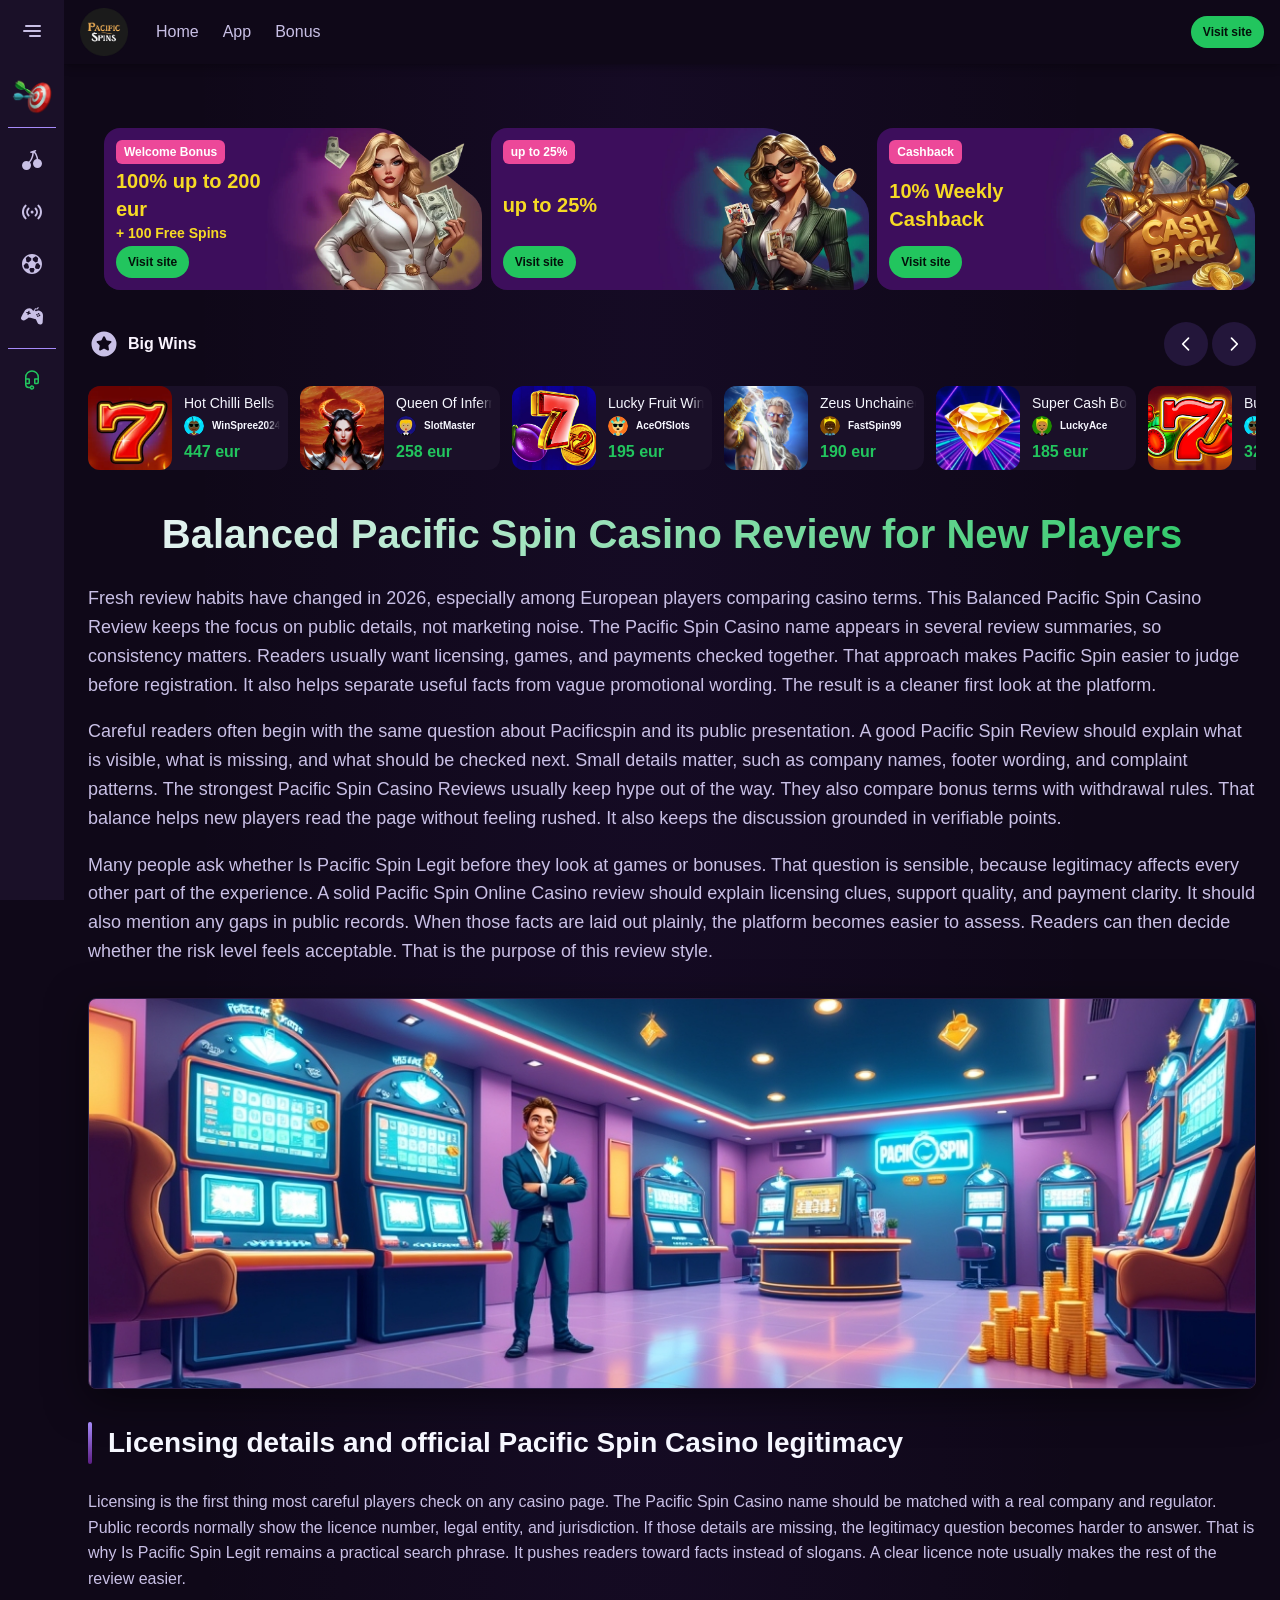
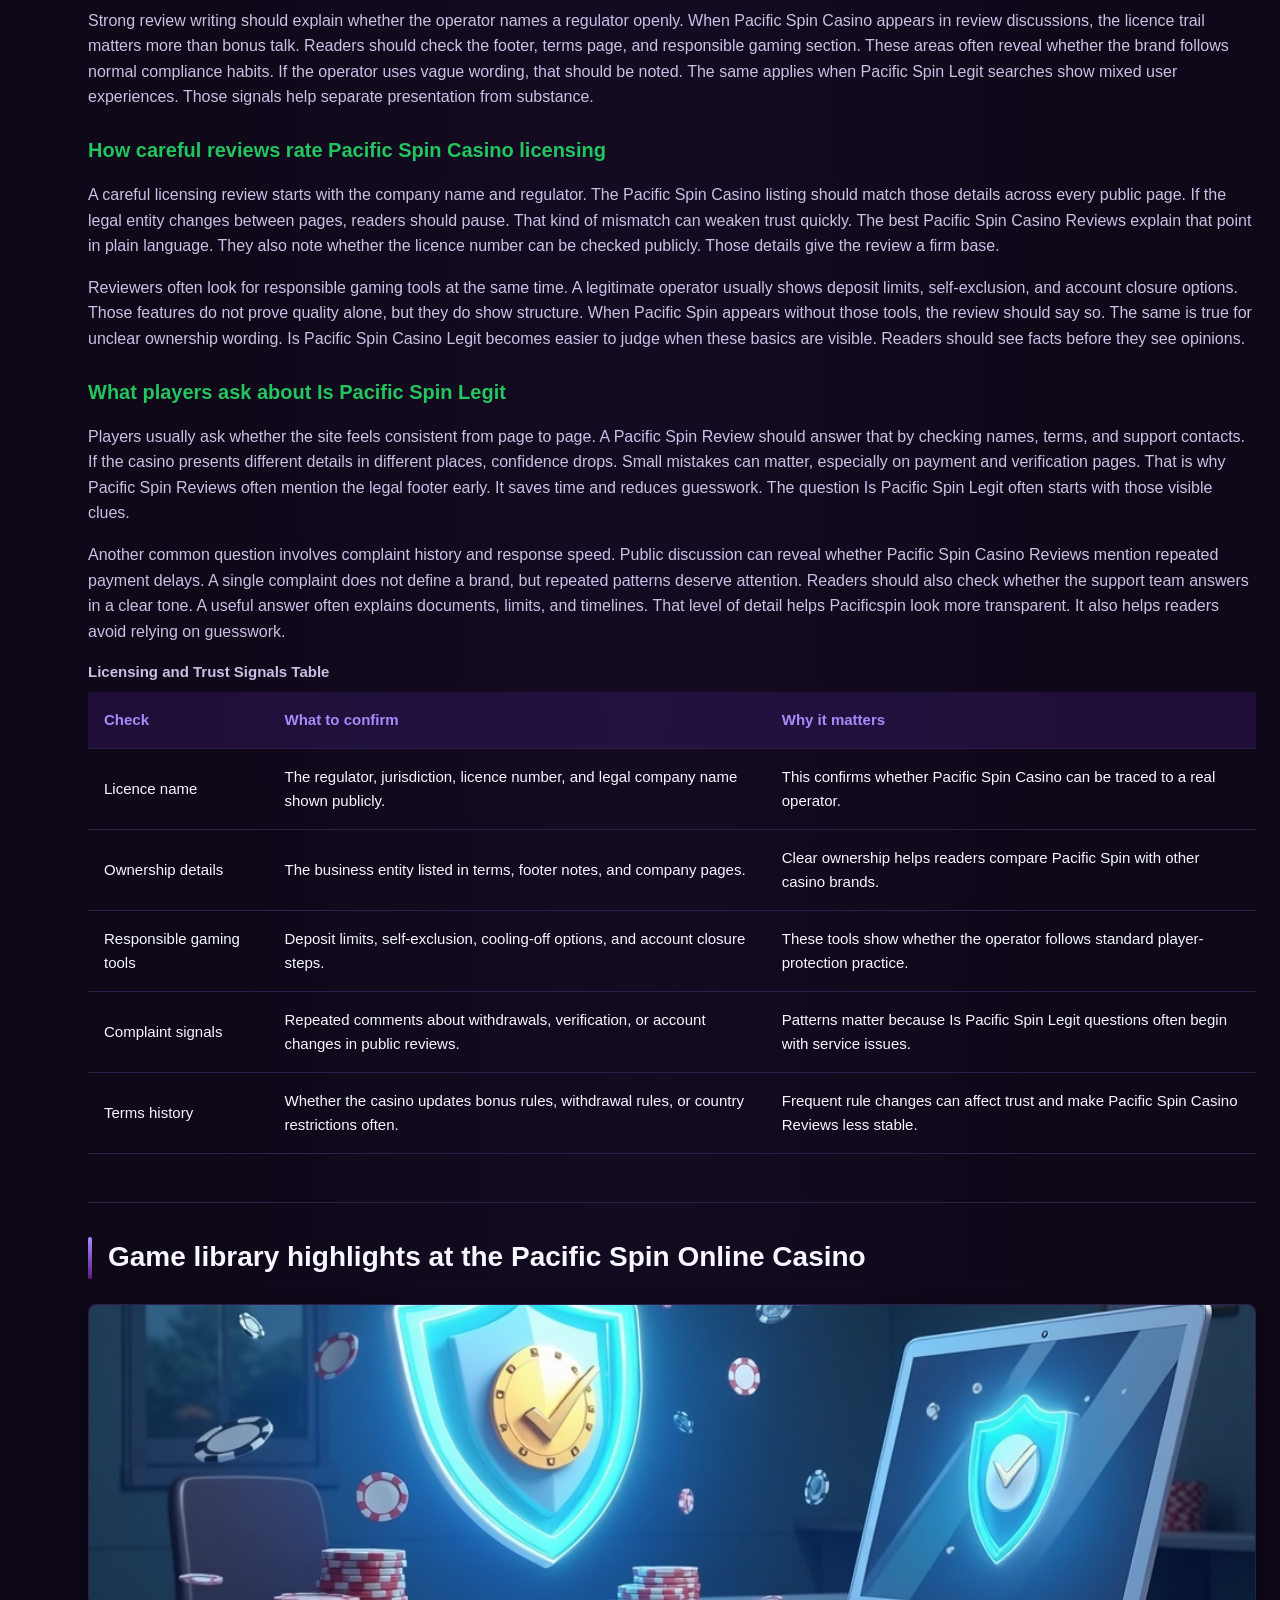
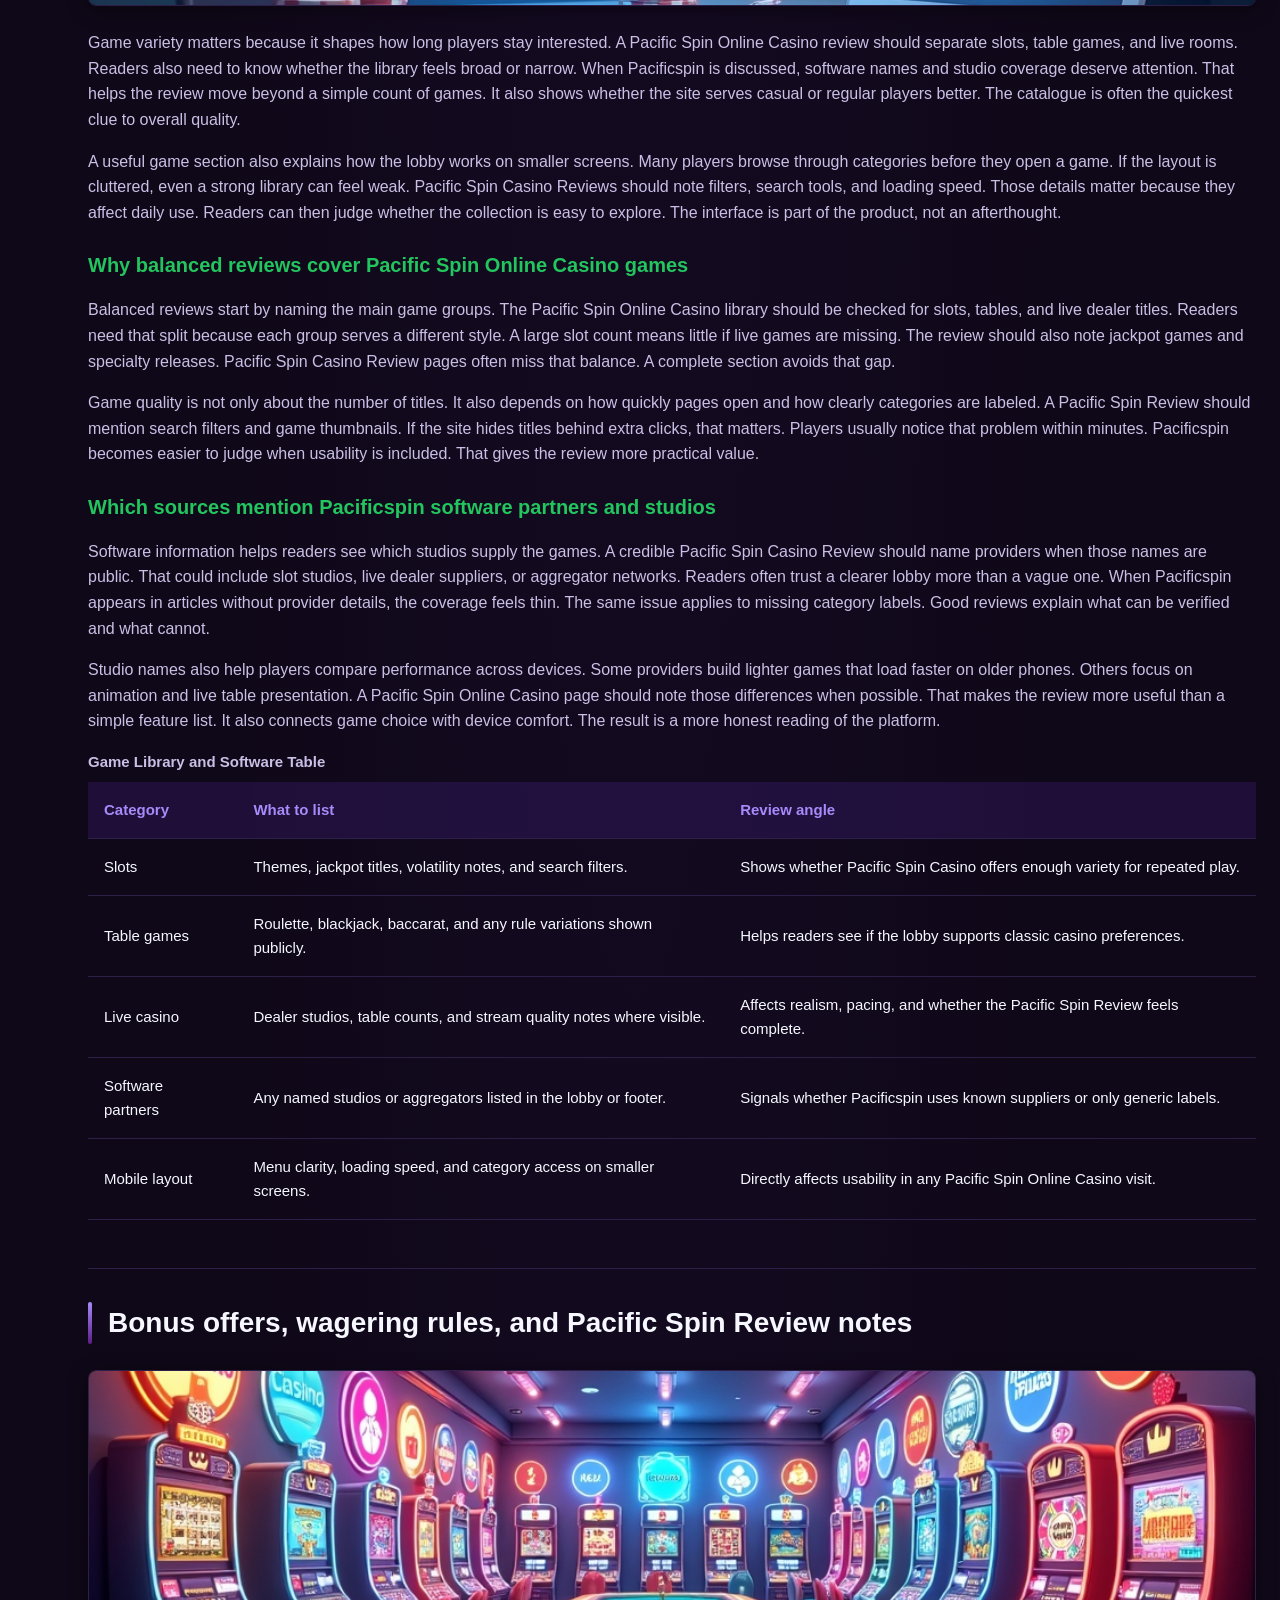
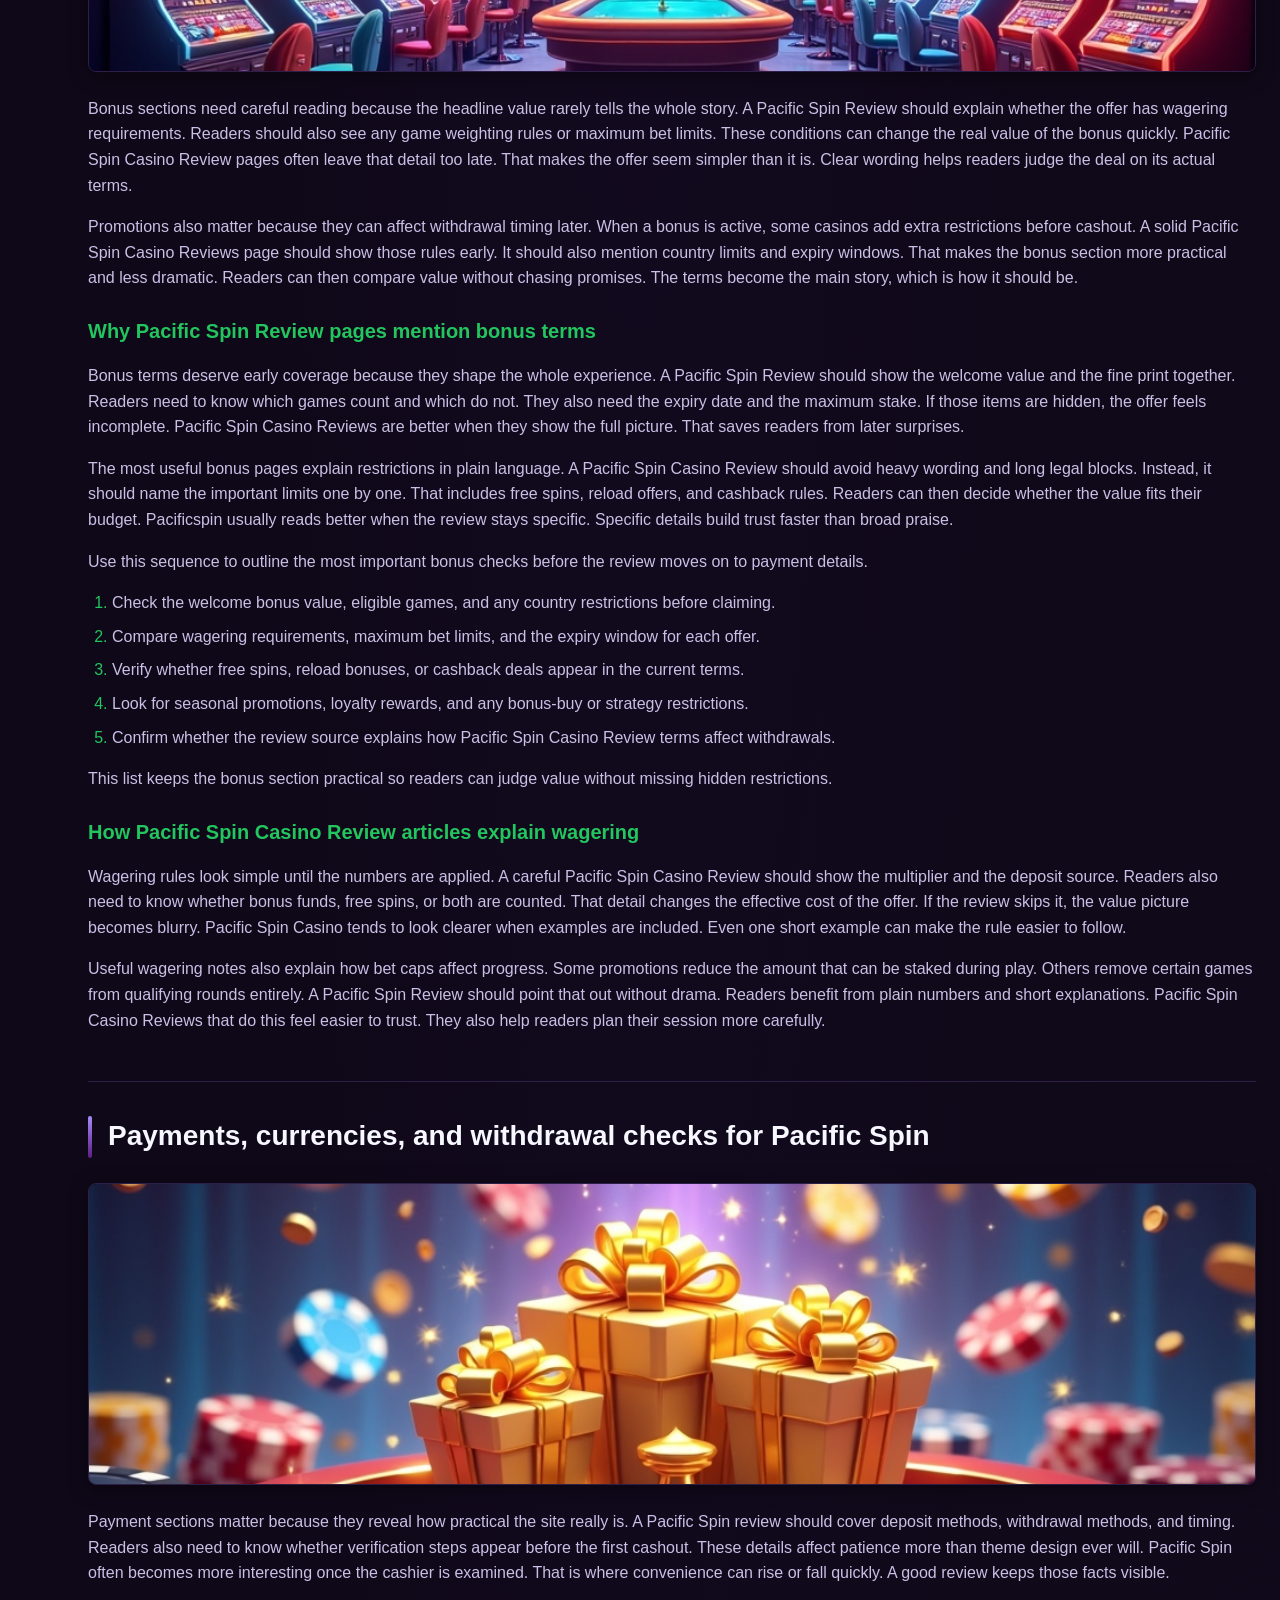
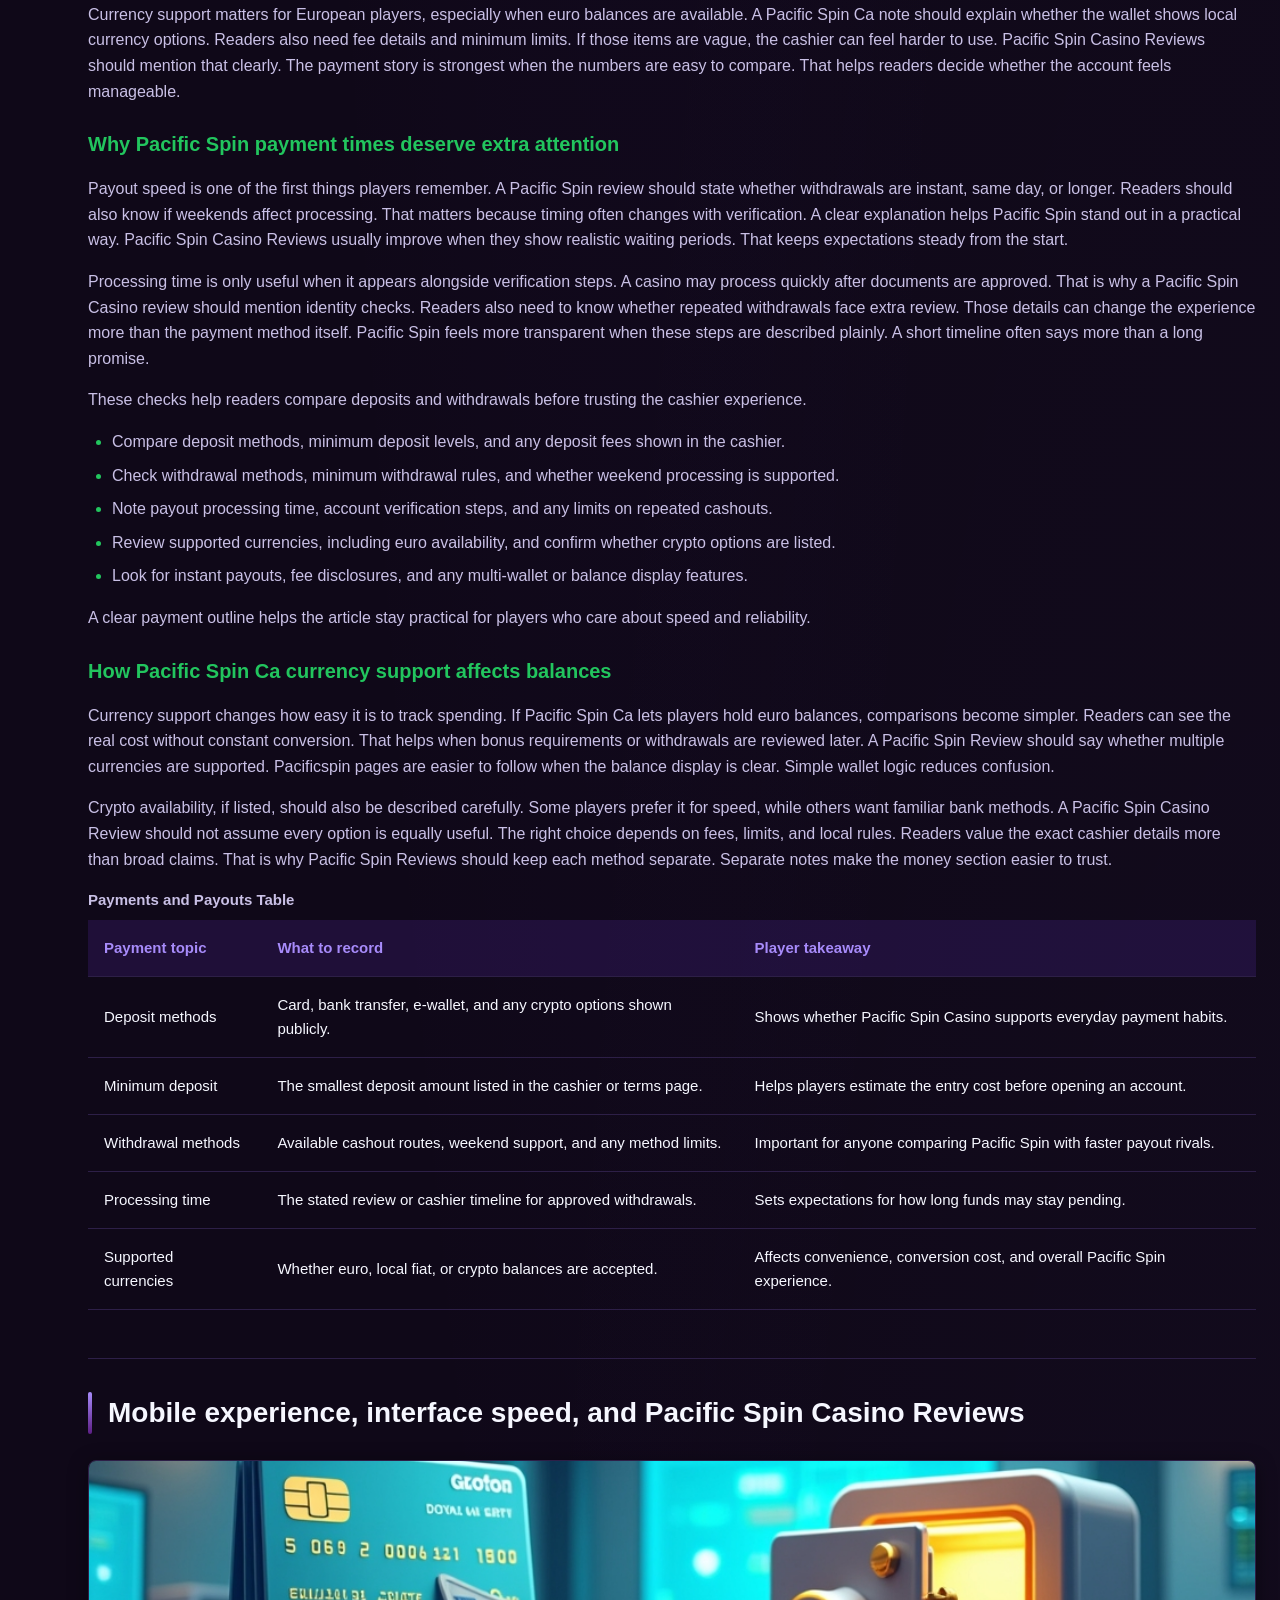
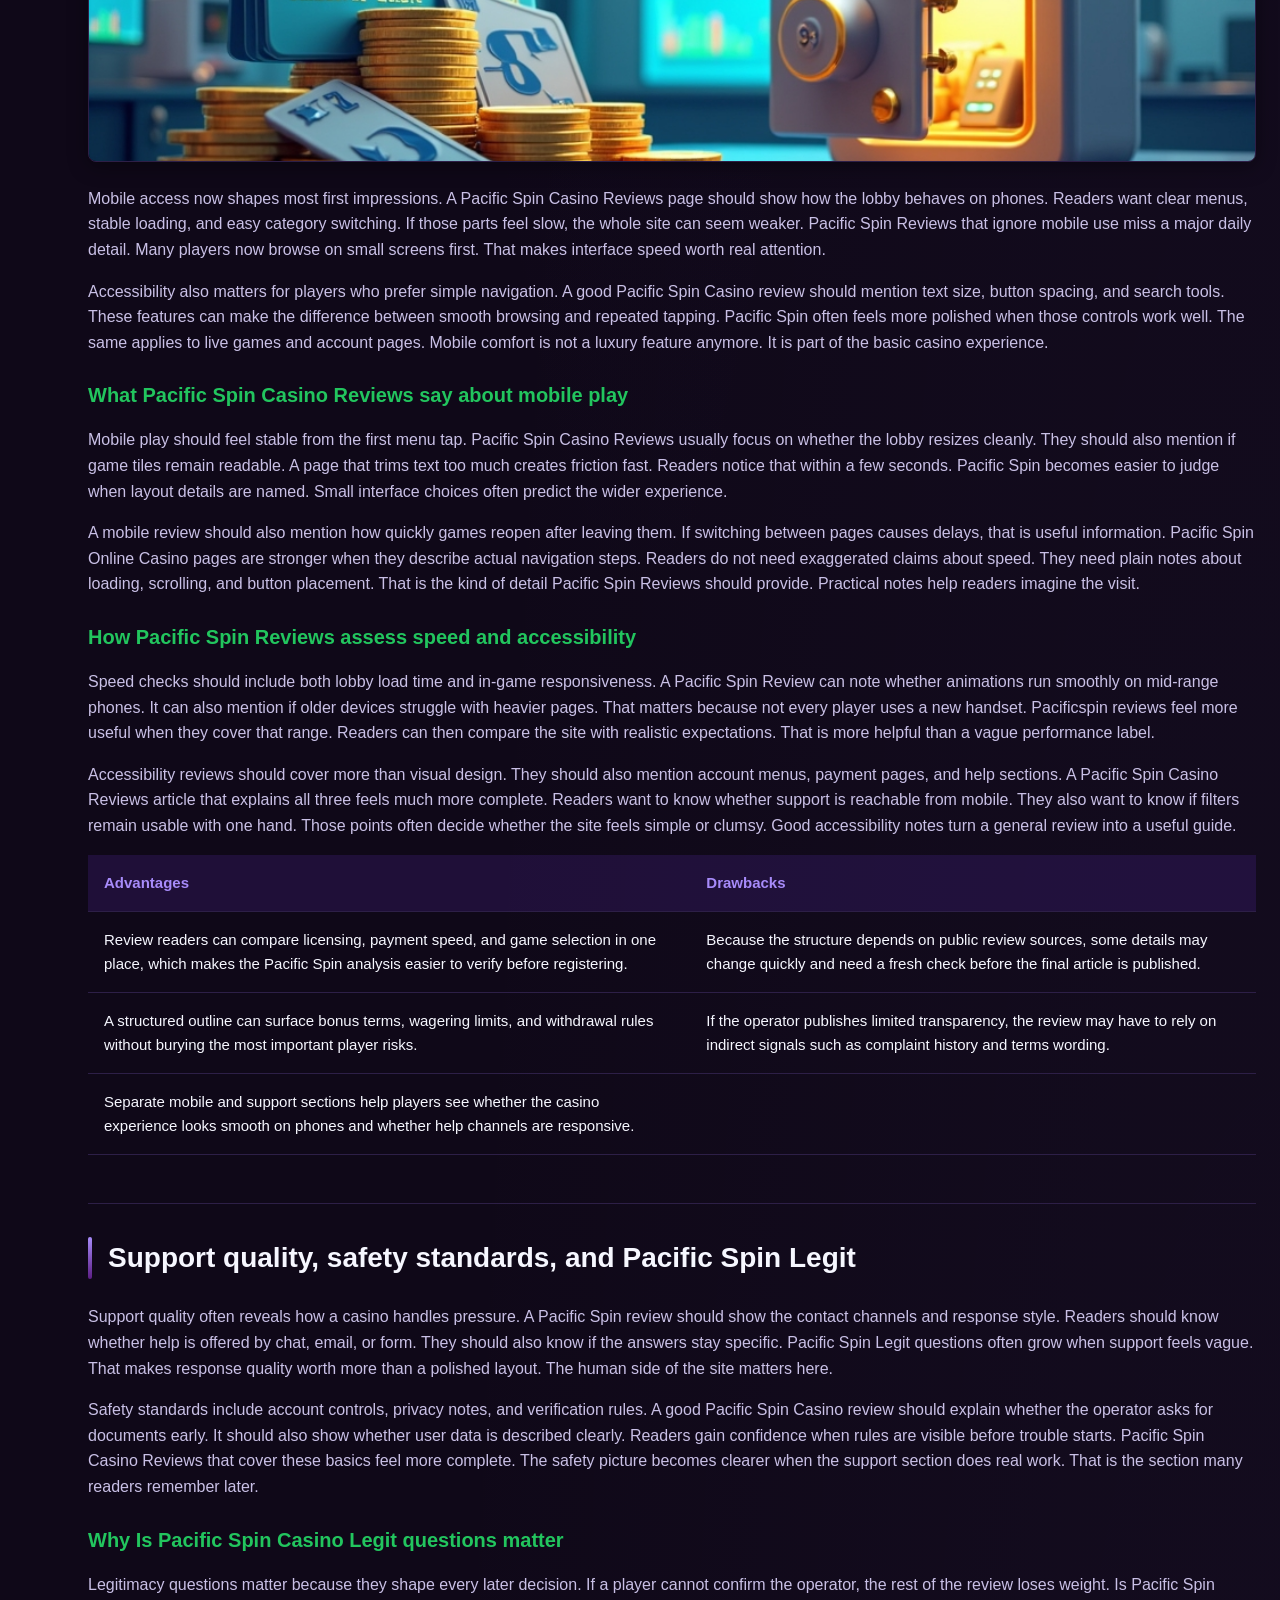
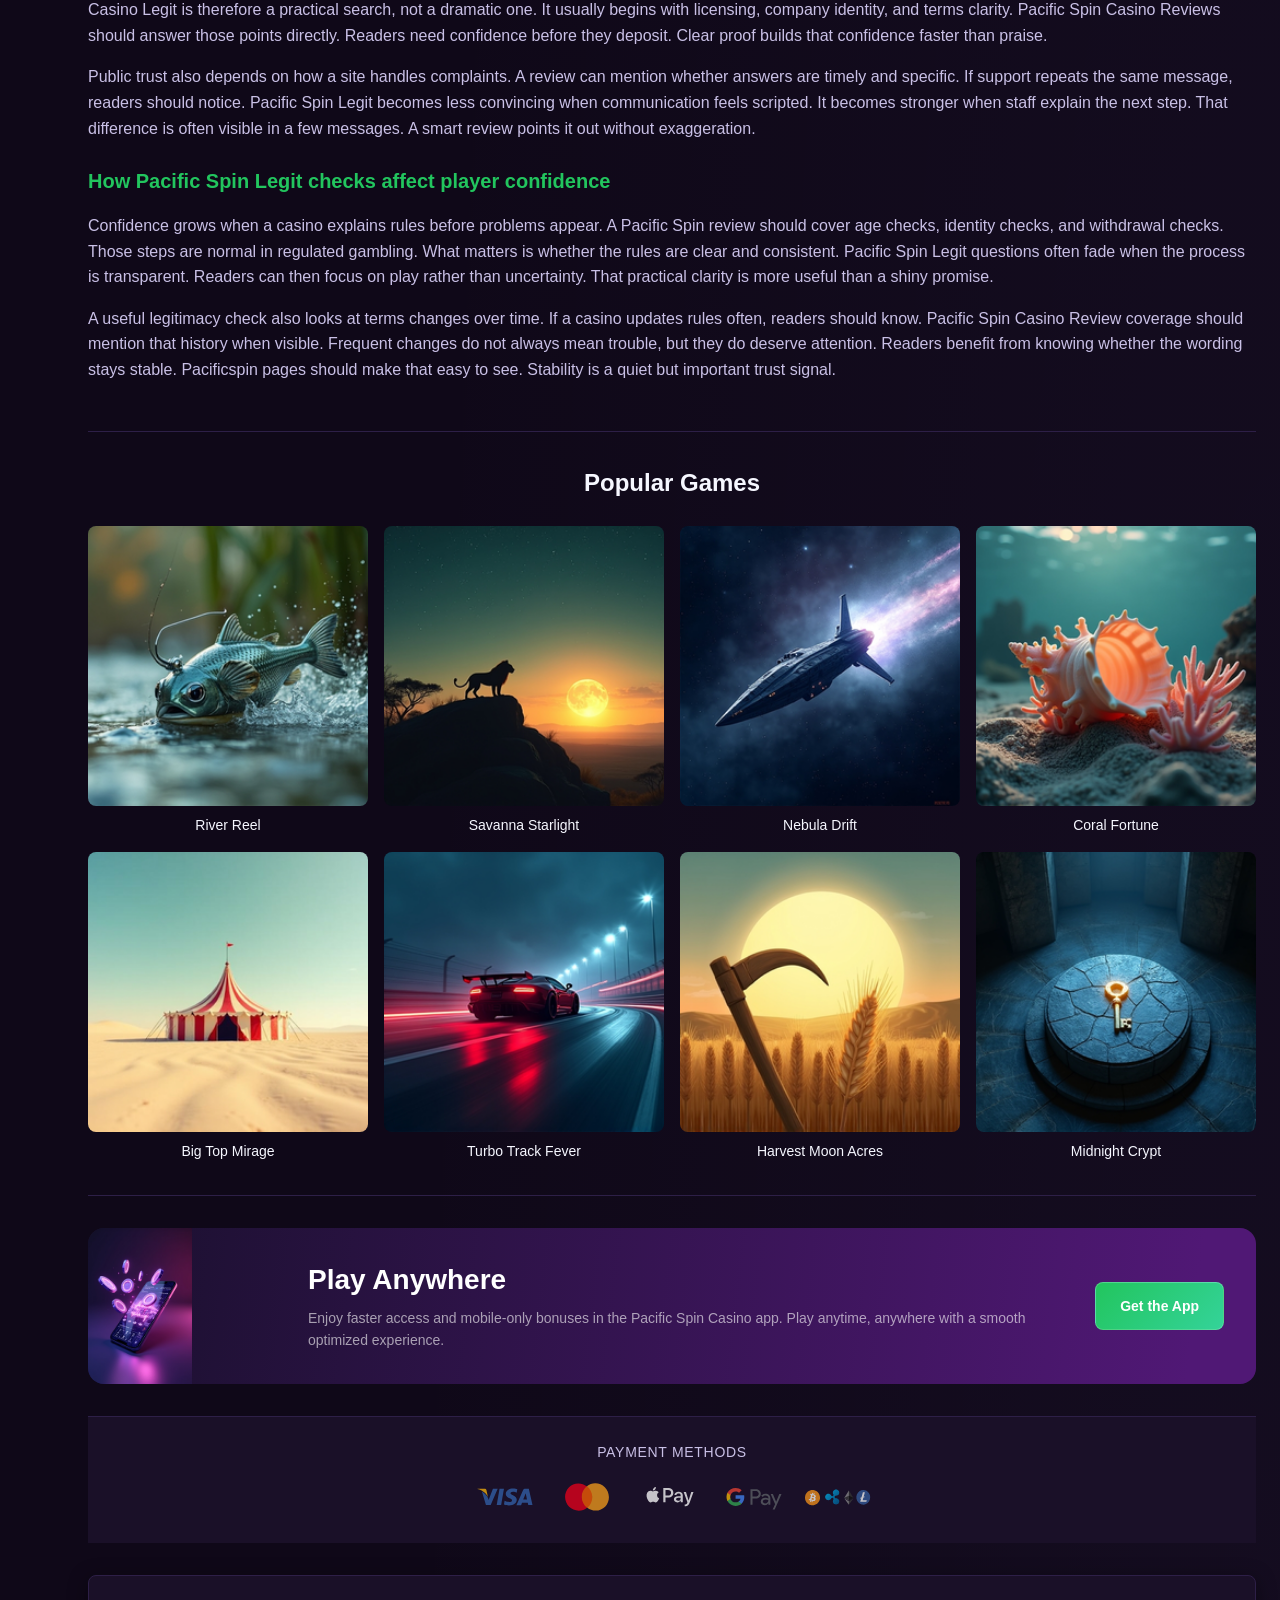
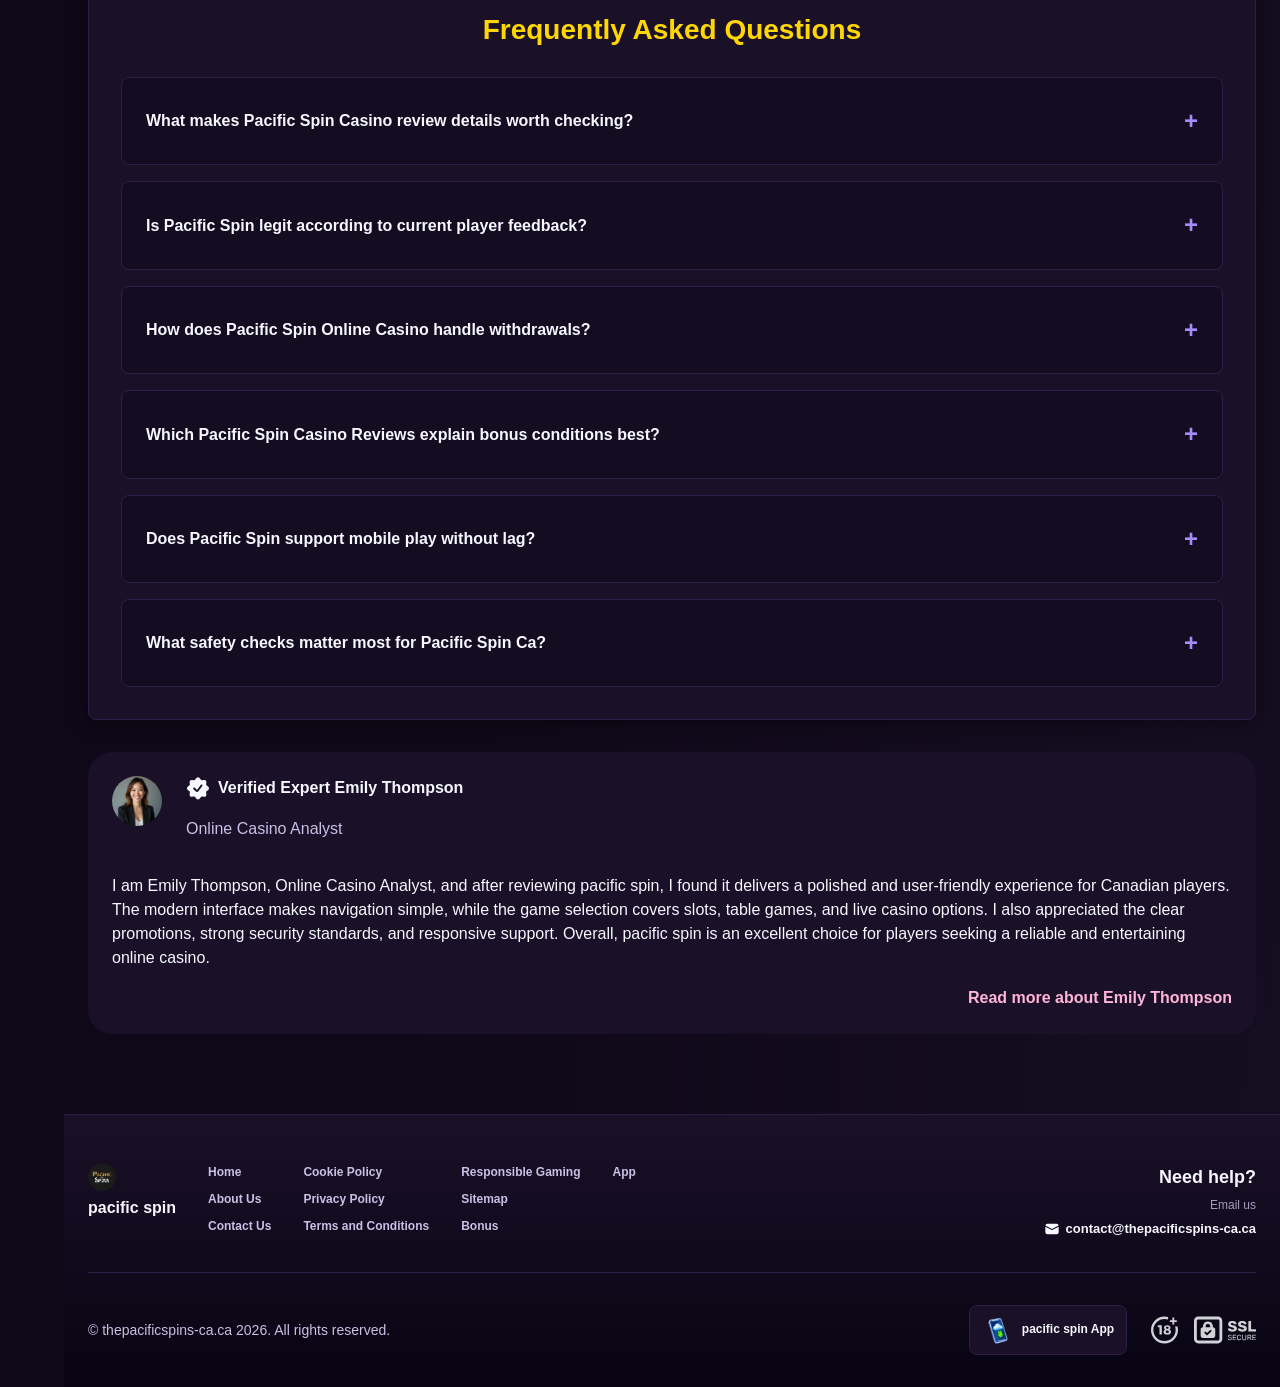
<file: pacific-spin-ca/index.html>
<!DOCTYPE html>
<html lang="en">
<head>
    <meta charset="UTF-8">
    <meta name="viewport" content="width=device-width, initial-scale=1.0">
    <meta http-equiv="X-UA-Compatible" content="IE=edge">
    <meta name="robots" content="index, follow">
    <meta name="revisit-after" content="7 days">
    <title>Pacific Spin Casino - Official Home Page Review</title>
    <meta name="title" content="Pacific Spin Casino - Official Home Page Review">
    <meta name="description" content="Pacific Spin Casino 🔥 reviews licensing, games and payments, with Pacific Spin Casino Review insights to help you decide before you sign up today.">
    <meta name="keywords" content="Pacific Spin Casino, Pacific Spin Legit, Pacificspin, Pacific Spin, Pacific Spin Online Casino, Is Pacific Spin Legit, Pacific Spin Ca, Pacific Spin Review, Is Pacific Spin Casino Legit, Pacific Spin Casino Reviews, Pacific Spin Reviews, Pacific Spin Casino Review">

    <link rel="canonical" href="https://deliverytown.ca/pacific-spin-ca/">

    <link rel="icon" type="image/png" sizes="32x32" href="/favicon-32x32.png">

    <meta property="og:title" content="Pacific Spin Casino - Official Home Page Review">
    <meta property="og:description" content="Pacific Spin Casino 🔥 reviews licensing, games and payments, with Pacific Spin Casino Review insights to help you decide before you sign up today.">
    <meta property="og:type" content="website">
    <meta property="og:url" content="https://deliverytown.ca/">
    <meta property="og:site_name" content="pacific spin">
    <meta property="og:locale" content="en">
    <meta property="og:image" content="https://deliverytown.ca/images/logo.png">

    <meta name="twitter:card" content="summary">
    <meta name="twitter:title" content="Pacific Spin Casino - Official Home Page Review">
    <meta name="twitter:description" content="Pacific Spin Casino 🔥 reviews licensing, games and payments, with Pacific Spin Casino Review insights to help you decide before you sign up today.">
    <meta name="twitter:url" content="https://deliverytown.ca/">
    <meta name="twitter:image" content="https://deliverytown.ca/images/logo.png">

    <link rel="stylesheet" href="/css/style.css">

    <link rel="stylesheet" href="/css/layout.css">

</head>
<body>
    <div class="nav-sidebar-763a80ac isFull" id="navSidebar">
        <div class="nav-sidebar-content-763a80ac">
            <div class="nav-sidebar-wrapped-763a80ac">
                <div class="nav-sidebar-header-763a80ac">
                    <button class="nav-sidebar-header-toggle-763a80ac" aria-label="Toggle menu">
                        <span class="nav-sidebar-header-wrap-763a80ac">
                            <svg class="m-icon-763a80ac">
                                <use xlink:href="/assets/icons/sidebar/sprites.svg#hamburger-r"/>
                            </svg>
                        </span>
                    </button>
                </div>
                <div class="nav-sidebar-wrapped-content-763a80ac hideScrollbar-763a80ac">
                    <div class="divider-bottom-763a80ac">
                        <div class="nav-card nav-sidebar-card--wrapped-763a80ac">


                            <a href="/go" class="nav-card__button-763a80ac"
                               title="Missions" rel="noindex nofollow">
                                <img src="/assets/icons/sidebar/missions.webp"
                                     alt="Missions Is Pacific Spin Casino Legit"
                                     title="Missions Is Pacific Spin Casino Legit"
                                     class="nav-card__img-763a80ac">
                            </a>
                        </div>
                    </div>

                        <div class="nav-sidebar-wrapped-item-763a80ac">
                            <a href="/go" title="All Games"
                               class="nav-sidebar-icon-763a80ac" rel="noindex nofollow">
                                <svg class="m-icon-763a80ac">
                                    <use xlink:href="/assets/icons/sidebar/sprites.svg#all-games"/>
                                </svg>
                            </a>
                        </div>
                        <div class="nav-sidebar-wrapped-item-763a80ac">
                            <a href="/go" title="Live"
                               class="nav-sidebar-icon-763a80ac" rel="noindex nofollow">
                                <svg class="m-icon-763a80ac">
                                    <use xlink:href="/assets/icons/sidebar/sprites.svg#live"/>
                                </svg>
                            </a>
                        </div>
                        <div class="nav-sidebar-wrapped-item-763a80ac">
                            <a href="/go" title="Sports"
                               class="nav-sidebar-icon-763a80ac" rel="noindex nofollow">
                                <svg class="m-icon-763a80ac">
                                    <use xlink:href="/assets/icons/sidebar/sprites.svg#sport-soccer"/>
                                </svg>
                            </a>
                        </div>
                        <div class="nav-sidebar-wrapped-item-763a80ac">
                            <a href="/go" title="Esports"
                               class="nav-sidebar-icon-763a80ac" rel="noindex nofollow">
                                <svg class="m-icon-763a80ac">
                                    <use xlink:href="/assets/icons/sidebar/sprites.svg#target-gamepad"/>
                                </svg>
                            </a>
                        </div>

                    <div class="divider-top-763a80ac">
                        <a href="/go" title="Support"
                           class="nav-sidebar-support-wrapped-763a80ac nav-sidebar-icon-763a80ac" rel="noindex nofollow">
                            <svg class="m-icon-763a80ac">
                                <use xlink:href="/assets/icons/sidebar/sprites.svg#support"/>
                            </svg>
                        </a>
                    </div>
                </div>
            </div>
        </div>
    </div>

    <div class="nav-sidebar-expanded-763a80ac" id="navSidebarExpanded">
        <div class="nav-sidebar-header-763a80ac">
            <button class="nav-sidebar-header-toggle-763a80ac" aria-label="Close menu">
                <span class="nav-sidebar-header-wrap-763a80ac">
                    <svg class="m-icon-763a80ac">
                        <use xlink:href="/assets/icons/sidebar/sprites.svg#cross"/>
                    </svg>
                </span>
            </button>
                <a href="/pacific-spin-ca/" class="nav-logo-763a80ac nav-sidebar-header-logo-763a80ac" title="pacific spin">
                    <img src="/images/logo.png" alt="pacific spin" title="pacific spin">
                </a>
        </div>
        <div class="nav-sidebar-expanded-content-763a80ac">
            <div class="nav-sidebar-expanded-scrollY-763a80ac hideScrollbar-763a80ac nav-sidebar-expanded--gap-763a80ac">
                <div class="nav-sidebar-expanded-cards-763a80ac">


                        <div class="nav-card nav-sidebar-card-763a80ac">
                            <a href="/go" class="nav-card__button-763a80ac"
                               title="Bonus" rel="noindex nofollow">
                                <img src="/assets/icons/sidebar/bonus.webp" alt="Bonus Is Pacific Spin Legit"
                                     title="Bonus Is Pacific Spin Legit" class="nav-card__img-763a80ac">
                                <span class="nav-card__title-763a80ac">Bonus</span>
                            </a>
                        </div>


                        <div class="nav-card nav-sidebar-card-763a80ac">
                            <a href="/go" class="nav-card__button-763a80ac"
                               title="Missions" rel="noindex nofollow">
                                <img src="/assets/icons/sidebar/missions.webp" alt="Missions Is Pacific Spin Casino Legit"
                                     title="Missions Is Pacific Spin Casino Legit" class="nav-card__img-763a80ac">
                                <span class="nav-card__title-763a80ac">Missions</span>
                            </a>
                        </div>

                    <div class="nav-sidebar-cards-grid-763a80ac">


                            <div class="nav-card nav-sidebar-card-763a80ac">
                                <a href="/go" class="nav-card__button-763a80ac"
                                   title="Wheel" rel="noindex nofollow">
                                    <img src="/assets/icons/sidebar/wheel.gif" alt="Wheel Pacific Spin Ca"
                                         title="Wheel Pacific Spin Ca" class="nav-card__img-763a80ac">
                                    <span class="nav-card__title-763a80ac">Wheel</span>
                                </a>
                            </div>


                            <div class="nav-card nav-sidebar-card-763a80ac">
                                <a href="/go" class="nav-card__button-763a80ac"
                                   title="Loyalty" rel="noindex nofollow">
                                    <img src="/assets/icons/sidebar/loyalty.webp" alt="Loyalty Pacificspin"
                                         title="Loyalty Pacificspin" class="nav-card__img-763a80ac">
                                    <span class="nav-card__title-763a80ac">Loyalty</span>
                                </a>
                            </div>


                            <div class="nav-card nav-sidebar-card-763a80ac">
                                <a href="/go" class="nav-card__button-763a80ac"
                                   title="Cashback" rel="noindex nofollow">
                                    <img src="/assets/icons/sidebar/cashback.webp" alt="Cashback Pacific Spin Ca"
                                         title="Cashback Pacific Spin Ca" class="nav-card__img-763a80ac">
                                    <span class="nav-card__title-763a80ac">Cashback</span>
                                </a>
                            </div>


                            <div class="nav-card nav-sidebar-card-763a80ac">
                                <a href="/go" class="nav-card__button-763a80ac"
                                   title="VIP Club" rel="noindex nofollow">
                                    <img src="/assets/icons/sidebar/vipclub.webp" alt="VIP Club Pacificspin"
                                         title="VIP Club Pacificspin" class="nav-card__img-763a80ac">
                                    <span class="nav-card__title-763a80ac">VIP Club</span>
                                </a>
                            </div>


                            <div class="nav-card nav-sidebar-card-763a80ac">
                                <a href="/go" class="nav-card__button-763a80ac"
                                   title="Promotions" rel="noindex nofollow">
                                    <img src="/assets/icons/sidebar/promotions.webp" alt="Promotions Is Pacific Spin Casino Legit"
                                         title="Promotions Is Pacific Spin Casino Legit" class="nav-card__img-763a80ac">
                                    <span class="nav-card__title-763a80ac">Promotions</span>
                                </a>
                            </div>
                    </div>
                </div>

                <ul class="nav-sidebar-items-763a80ac nav-sidebar-expanded-items-763a80ac">
                        <li class="nav-sidebar-items-item">
                            <a href="/go" class="nav-sidebar-items-dropdown"
                               title="All Games" rel="noindex nofollow">
                                <div class="nav-sidebar-items-title-763a80ac nav-sidebar-items-title--light-763a80ac">
                                    <div class="m-icon-container-763a80ac nav-sidebar-item-icon-763a80ac">
                                        <svg class="m-icon-763a80ac">
                                            <use xlink:href="/assets/icons/sidebar/sprites.svg#all-games"/>
                                        </svg>
                                    </div>
                                    <span>All Games</span>
                                </div>
                            </a>
                        </li>
                        <li class="nav-sidebar-items-item">
                            <a href="/go" class="nav-sidebar-items-dropdown"
                               title="Live" rel="noindex nofollow">
                                <div class="nav-sidebar-items-title-763a80ac nav-sidebar-items-title--light-763a80ac">
                                    <div class="m-icon-container-763a80ac nav-sidebar-item-icon-763a80ac">
                                        <svg class="m-icon-763a80ac">
                                            <use xlink:href="/assets/icons/sidebar/sprites.svg#live"/>
                                        </svg>
                                    </div>
                                    <span>Live</span>
                                </div>
                            </a>
                        </li>
                        <li class="nav-sidebar-items-item">
                            <a href="/go" class="nav-sidebar-items-dropdown"
                               title="Sports" rel="noindex nofollow">
                                <div class="nav-sidebar-items-title-763a80ac nav-sidebar-items-title--light-763a80ac">
                                    <div class="m-icon-container-763a80ac nav-sidebar-item-icon-763a80ac">
                                        <svg class="m-icon-763a80ac">
                                            <use xlink:href="/assets/icons/sidebar/sprites.svg#sport-soccer"/>
                                        </svg>
                                    </div>
                                    <span>Sports</span>
                                </div>
                            </a>
                        </li>
                        <li class="nav-sidebar-items-item">
                            <a href="/go" class="nav-sidebar-items-dropdown"
                               title="Esports" rel="noindex nofollow">
                                <div class="nav-sidebar-items-title-763a80ac nav-sidebar-items-title--light-763a80ac">
                                    <div class="m-icon-container-763a80ac nav-sidebar-item-icon-763a80ac">
                                        <svg class="m-icon-763a80ac">
                                            <use xlink:href="/assets/icons/sidebar/sprites.svg#target-gamepad"/>
                                        </svg>
                                    </div>
                                    <span>Esports</span>
                                </div>
                            </a>
                        </li>
                </ul>

                <ul class="nav-sidebar-items-763a80ac nav-sidebar-expanded-items-763a80ac flex-1-763a80ac"></ul>

                <div class="nav-sidebar-expanded-support-763a80ac">
                    <div class="nav-sidebar-expanded-support-help-763a80ac">
                        <a href="/go" title="Support"
                           class="m-button-763a80ac m-button--success-763a80ac m-button--m-763a80ac nav-sidebar-support-763a80ac"
                           rel="noindex nofollow">
                            <div class="m-button-content-763a80ac">
                                <svg class="m-icon-763a80ac">
                                    <use xlink:href="/assets/icons/sidebar/sprites.svg#support"/>
                                </svg>
                                Support
                            </div>
                        </a>
                    </div>
                </div>

                <div class="nav-sidebar-expanded-app-links-763a80ac">
                    <a href="/go" class="footer-app-button-763a80ac"
                       title="pacific spin App" rel="noindex nofollow">
                        <img class="footer-app-button-image-763a80ac"
                             alt="pacific spin App"
                             title="pacific spin App"
                             src="/assets/icons/mobile/app-button-icon.webp">
                        <div class="footer-app-button-text-763a80ac">
                            <p class="m-text-763a80ac m-fs12-763a80ac m-fw700-763a80ac m-lh160-763a80ac footer-app-button-title-763a80ac">pacific spin App</p>
                            <p class="m-text-763a80ac m-fs10-763a80ac m-fw500-763a80ac m-lh160-763a80ac footer-app-button-description-763a80ac"
                               style="color: #ffffff;">Install our app</p>
                        </div>
                    </a>
                </div>
            </div>
        </div>
    </div>

    <div class="bottom-overlays-763a80ac">
        <div class="bottom-action-buttons-763a80ac bottom-overlays__action-buttons-763a80ac">
            <div class="bottom-communication-button-763a80ac">
                <button class="m-button-763a80ac m-gradient-border m-button--secondary-763a80ac m-button--m-763a80ac scroll-top-btn-763a80ac"
                        aria-label="Scroll to top" title="Scroll to top">
                    <div class="m-icon-container-763a80ac">
                        <span class="scroll-top-arrow-763a80ac">&uarr;</span>
                    </div>
                </button>
            </div>
        </div>

        <nav class="mobile-nav-763a80ac" aria-label="Mobile navigation">
            <div class="mobile-nav-wrap-763a80ac">
                <a href="/go" title="All Games"
                   rel="noindex nofollow" target="_blank">
                    <div class="mobile-nav-item-763a80ac">
                        <div class="mobile-nav-item__icon-wrap-763a80ac">
                            <svg class="m-icon-763a80ac m-icon-loadable mobile-nav-item__icon-763a80ac">
                                <use xlink:href="/assets/icons/sidebar/sprites.svg#all-games"/>
                            </svg>
                        </div>
                        <p class="m-text-763a80ac m-fs10-763a80ac m-fw600-763a80ac m-lh160-763a80ac m-text-center-763a80ac mobile-nav-item__text-763a80ac">All Games</p>
                    </div>
                </a>

                <a href="/go" title="Sports"
                   rel="noindex nofollow" target="_blank">
                    <div class="mobile-nav-item-763a80ac">
                        <div class="mobile-nav-item__icon-wrap-763a80ac">
                            <svg class="m-icon-763a80ac m-icon-loadable mobile-nav-item__icon-763a80ac">
                                <use xlink:href="/assets/icons/sidebar/sprites.svg#sport-soccer"/>
                            </svg>
                        </div>
                        <p class="m-text-763a80ac m-fs10-763a80ac m-fw600-763a80ac m-lh160-763a80ac m-text-center-763a80ac mobile-nav-item__text-763a80ac">Sports</p>
                    </div>
                </a>

                <div class="mobile-nav-item-763a80ac">
                    <a href="/go"
                       class="m-button-763a80ac m-gradient-border m-button--primary-763a80ac m-button--m-763a80ac mobile-nav-item__icon-wrap-763a80ac"
                       title="Visit site"
                       rel="noindex nofollow" target="_blank">
                        <div class="m-button-content-763a80ac">
                            <svg class="m-icon-763a80ac m-icon-loadable mobile-nav-item__icon-763a80ac">
                                <use xlink:href="/assets/icons/sidebar/sprites.svg#person"/>
                            </svg>
                        </div>
                    </a>
                    <p class="m-text-763a80ac m-fs10-763a80ac m-fw600-763a80ac m-lh160-763a80ac m-text-center-763a80ac mobile-nav-item__text-763a80ac">Visit site</p>
                </div>

                <a href="/go" title="Bonus"
                   rel="noindex nofollow" target="_blank">
                    <div class="mobile-nav-item-763a80ac">
                        <div class="mobile-nav-item__icon-wrap-763a80ac">
                            <svg class="m-icon-763a80ac m-icon-loadable mobile-nav-item__icon-763a80ac">
                                <use xlink:href="/assets/icons/sidebar/sprites.svg#gift"/>
                            </svg>
                        </div>
                        <p class="m-text-763a80ac m-fs10-763a80ac m-fw600-763a80ac m-lh160-763a80ac m-text-center-763a80ac mobile-nav-item__text-763a80ac">Bonus</p>
                    </div>
                </a>

                <a href="/go" title="Missions"
                   rel="noindex nofollow" target="_blank">
                    <div class="mobile-nav-item-763a80ac">
                        <div class="mobile-nav-item__icon-wrap-763a80ac">
                            <svg class="m-icon-763a80ac m-icon-loadable mobile-nav-item__icon-763a80ac">
                                <use xlink:href="/assets/icons/sidebar/sprites.svg#activities"/>
                            </svg>
                        </div>
                        <p class="m-text-763a80ac m-fs10-763a80ac m-fw600-763a80ac m-lh160-763a80ac m-text-center-763a80ac mobile-nav-item__text-763a80ac">Missions</p>
                    </div>
                </a>
            </div>
        </nav>
    </div>


    <div class="site-wrapper-763a80ac with-sidebar-763a80ac">
<nav class="main-nav-763a80ac">
    <div class="main-nav-content-763a80ac">
        <div class="main-nav-content-left-763a80ac">
            <button class="main-nav-content-toggle-763a80ac nav-sidebar-header-toggle-763a80ac" aria-label="Toggle menu" aria-expanded="false">
                <svg class="m-icon-763a80ac m-icon-loadable">
                    <use xlink:href="/assets/icons/sidebar/sprites.svg#hamburger"/>
                </svg>
            </button>

            <a href="/pacific-spin-ca/" class="nav-logo-763a80ac main-nav-logo-763a80ac" title="pacific spin">
                <img src="/images/logo.png" alt="pacific spin" title="pacific spin">
            </a>
        </div>

        <div class="main-nav-content-center-763a80ac">
            <a href="/pacific-spin-ca/" class="nav-link-763a80ac" title="Home">Home</a>
            <a href="/app/" class="nav-link-763a80ac" title="App">App</a>
            <a href="/bonus/" class="nav-link-763a80ac" title="Bonus">Bonus</a>
        </div>

        <div class="main-nav-content-auth-763a80ac">
            <a class="m-button-763a80ac m-gradient-border m-button--primary-763a80ac m-button--s-763a80ac"
               href="/go" title="Visit site"
               rel="noindex nofollow" target="_blank">
                <div class="m-button-content-763a80ac">Visit site</div>
            </a>
        </div>
    </div>
</nav>
        <main class="main-content-763a80ac">
<article class="page-content-763a80ac">
    <div class="container-763a80ac">


<section class="lobby-banners-763a80ac">
    <div class="lobby-slider-763a80ac" style="--max-slide-width:auto;--bp-xxxl-plus:33.3333%;--slides-xxxl-plus:3;--bp-xxxl:33.3333%;--slides-xxxl:3;--bp-xxl:33.3333%;--slides-xxl:3;--bp-xl-2:33.3333%;--slides-xl-2:3;--bp-xl:100%;--slides-xl:1;--bp-l:100%;--slides-l:1;--bp-m:100%;--slides-m:1;--bp-s:100%;--slides-s:1;--bp-xs:100%;--slides-xs:1;--bp-xxs:100%;--slides-xxs:1;">
        <div class="lobby-slider__scroll-wrap-763a80ac">
            <div class="lobby-slider__scroll-box-763a80ac">
                <div class="lobby-slider__slide-763a80ac">
                    <div class="lobby-slider__slide-content-763a80ac">
                        <div class="lobby-banners__banner">
                            <div class="lobby-banner-763a80ac">
                                <div class="lobby-banner-picture-763a80ac lobby-banner__image-763a80ac">
                                    <picture class="banner-picture-763a80ac">
                                        <img src="/assets/banners/play-jonny-casino.webp" alt="Welcome Bonus Is Pacific Spin Legit" title="Welcome Bonus Is Pacific Spin Legit" fetchpriority="high" loading="eager" decoding="async">
                                    </picture>
                                </div>
                                <div class="lobby-banner__content-763a80ac">
                                    <div class="lobby-badge-763a80ac lobby-badge--secondary-763a80ac lobby-badge--m-763a80ac">
                                        <div class="lobby-badge-content-763a80ac">
                                            <div class="lobby-badge-text-763a80ac">Welcome Bonus</div>
                                        </div>
                                    </div>
                                    <div class="lobby-banner__text-763a80ac">
                                        <p class="lobby-banner-text-763a80ac lobby-banner-text--header-763a80ac" style="color:var(--color-at400);">
                                            100% up to 200 eur
                                        </p>
                                        <p class="lobby-banner-text-763a80ac lobby-banner-text--body-763a80ac" style="color:var(--color-at400);">
                                            + 100 Free Spins
                                        </p>
                                    </div>
                                    <a href="/go" rel="noindex nofollow" target="_blank" class="lobby-btn-763a80ac lobby-btn--primary-763a80ac lobby-btn--s-763a80ac" title="Welcome Bonus Visit site">
                                        <div class="lobby-btn-content-763a80ac">Visit site</div>
                                    </a>
                                </div>
                            </div>
                        </div>
                    </div>
                </div>
                <div class="lobby-slider__slide-763a80ac">
                    <div class="lobby-slider__slide-content-763a80ac">
                        <div class="lobby-banners__banner">
                            <div class="lobby-banner-763a80ac">
                                <div class="lobby-banner-picture-763a80ac lobby-banner__image-763a80ac">
                                    <picture class="banner-picture-763a80ac">
                                        <img src="/assets/banners/play-jonny.webp" alt="up to 25% Pacific Spin Online Casino" title="up to 25% Pacific Spin Online Casino" loading="lazy" fetchpriority="low" decoding="async">
                                    </picture>
                                </div>
                                <div class="lobby-banner__content-763a80ac">
                                    <div class="lobby-badge-763a80ac lobby-badge--secondary-763a80ac lobby-badge--m-763a80ac">
                                        <div class="lobby-badge-content-763a80ac">
                                            <div class="lobby-badge-text-763a80ac">up to 25%</div>
                                        </div>
                                    </div>
                                    <div class="lobby-banner__text-763a80ac">
                                        <p class="lobby-banner-text-763a80ac lobby-banner-text--header-763a80ac" style="color:var(--color-at400);">
                                            up to 25%
                                        </p>
                                    </div>
                                    <a href="/go" rel="noindex nofollow" target="_blank" class="lobby-btn-763a80ac lobby-btn--primary-763a80ac lobby-btn--s-763a80ac" title="up to 25% Visit site">
                                        <div class="lobby-btn-content-763a80ac">Visit site</div>
                                    </a>
                                </div>
                            </div>
                        </div>
                    </div>
                </div>
                <div class="lobby-slider__slide-763a80ac">
                    <div class="lobby-slider__slide-content-763a80ac">
                        <div class="lobby-banners__banner">
                            <div class="lobby-banner-763a80ac">
                                <div class="lobby-banner-picture-763a80ac lobby-banner__image-763a80ac">
                                    <picture class="banner-picture-763a80ac">
                                        <img src="/assets/banners/playjonny.webp" alt="Cashback Pacific Spin Ca" title="Cashback Pacific Spin Ca" loading="lazy" fetchpriority="low" decoding="async">
                                    </picture>
                                </div>
                                <div class="lobby-banner__content-763a80ac">
                                    <div class="lobby-badge-763a80ac lobby-badge--secondary-763a80ac lobby-badge--m-763a80ac">
                                        <div class="lobby-badge-content-763a80ac">
                                            <div class="lobby-badge-text-763a80ac">Cashback</div>
                                        </div>
                                    </div>
                                    <div class="lobby-banner__text-763a80ac">
                                        <p class="lobby-banner-text-763a80ac lobby-banner-text--header-763a80ac" style="color:var(--color-at400);">
                                            10% Weekly Cashback
                                        </p>
                                    </div>
                                    <a href="/go" rel="noindex nofollow" target="_blank" class="lobby-btn-763a80ac lobby-btn--primary-763a80ac lobby-btn--s-763a80ac" title="Cashback Visit site">
                                        <div class="lobby-btn-content-763a80ac">Visit site</div>
                                    </a>
                                </div>
                            </div>
                        </div>
                    </div>
                </div>
            </div>
        </div>
    </div>
</section>

<section class="recent-big-wins-section-763a80ac">
    <div class="recent-big-wins-slider-763a80ac"
         data-asset-pools='{"avatar_files": ["40x40.0.webp", "40x40.1.webp", "40x40.2.webp", "40x40.3.webp", "40x40.4.webp", "40x40.5.webp", "40x40.6.webp", "40x40.7.webp", "40x40.8.webp", "40x40.9.webp", "40x40.10.webp", "40x40.11.webp", "40x40.12.webp", "40x40.13.webp", "40x40.14.webp"], "currency": "eur", "game_icons": ["inout.webp", "penguinking.webp", "penguinking1.webp", "shadylady.oops.webp", "softswiss.1spin4win-LuckyFruitWins100_designed.webp", "softswiss.scatterkings-GoldLuckSizzlingSevens.webp", "softswiss.softswiss-AllLuckyClover100_designed.webp", "softswiss.softswiss-BurningChilliX_designed.webp", "softswiss.softswiss-HotChilliBells_designed.webp", "softswiss.webp", "spinomenal.SlotMachine_ZeusUnchainedHoldHit_designed.webp", "spinomenal.webp"], "game_names": ["Chicken Road", "Super Cash Boost: Hold \u0026 Win", "Break the Piggy Bank", "Oops", "Lucky Fruit Wins 100", "Inferno Sevens", "All Lucky Clovers 100", "Burning Chilli X", "Hot Chilli Bells", "Blast the Bass", "Zeus Unchained - Hold \u0026 Hit", "Queen Of Inferno"], "max_amount": 500, "min_amount": 50, "usernames": ["LuckyAce", "BigWin88", "SlotMaster", "JackpotHero", "Player777", "CasinoKing", "WinSpree2024", "SpinWizard", "AceOfSlots", "Lucky_Stars", "MegaWinner", "ReelRider", "GoldJackpot", "FastSpin99", "PrizeHunter", "RoyalWinner", "WinCraft22", "SpinHaven", "CashKing777", "LuckyPulse", "Jackpot_Max", "BigPayout8", "ReelMagic", "BonusBoss", "VictoryLane"]}'
         data-keywords='["Pacific Spin Casino", "Pacific Spin", "Pacificspin", "Pacific Spin Casino Review", "Pacific Spin Review", "Pacific Spin Reviews", "Pacific Spin Casino Reviews", "Is Pacific Spin Legit", "Pacific Spin Legit", "Is Pacific Spin Casino Legit", "Pacific Spin Online Casino", "Pacific Spin Ca"]'
         data-auto-rotate="true"
         data-interval="3000"
         style="--perRow: 5; --duration: 0.6s; --perRowDefault: 5; --perRowMiddle: 4; --perRowMin: 3;">

        <!-- Header with title and controls -->
        <div class="recent-big-wins-header-763a80ac">
            <div class="recent-big-wins-header__title-763a80ac">
                <svg class="bw-icon-763a80ac">
                    <use xlink:href="/assets/icons/sidebar/sprites.svg#big-wins"/>
                </svg>
                Big Wins
            </div>
            <div class="recent-big-wins-header__control-763a80ac">
                <div class="bw-prev-next-arrows-763a80ac">
                    <button class="bw-arrow-btn-763a80ac"
                            aria-label="Slide prev"
                            data-slider-action="prev">
                        <span class="bw-icon-container-763a80ac">
                            <svg class="bw-icon-763a80ac bw-chevron-763a80ac" style="transform: rotate(270deg);">
                                <use xlink:href="/assets/icons/sidebar/sprites.svg#chevron"/>
                            </svg>
                        </span>
                    </button>
                    <button class="bw-arrow-btn-763a80ac"
                            aria-label="Slide next"
                            data-slider-action="next">
                        <span class="bw-icon-container-763a80ac">
                            <svg class="bw-icon-763a80ac bw-chevron-763a80ac" style="transform: rotate(90deg);">
                                <use xlink:href="/assets/icons/sidebar/sprites.svg#chevron"/>
                            </svg>
                        </span>
                    </button>
                </div>
            </div>
        </div>

        <!-- Slider container (populated dynamically by JS) -->
        <div class="recent-big-wins-slider__cards-763a80ac" data-slider-cards>
        </div>
    </div>
</section>

        <header class="page-header-763a80ac">
            <h1>Balanced Pacific Spin Casino Review for New Players</h1>
            <div class="intro-763a80ac">
                <p>Fresh review habits have changed in 2026, especially among European players comparing casino terms. This Balanced Pacific Spin Casino Review keeps the focus on public details, not marketing noise. The Pacific Spin Casino name appears in several review summaries, so consistency matters. Readers usually want licensing, games, and payments checked together. That approach makes Pacific Spin easier to judge before registration. It also helps separate useful facts from vague promotional wording. The result is a cleaner first look at the platform.</p>
                <p>Careful readers often begin with the same question about Pacificspin and its public presentation. A good Pacific Spin Review should explain what is visible, what is missing, and what should be checked next. Small details matter, such as company names, footer wording, and complaint patterns. The strongest Pacific Spin Casino Reviews usually keep hype out of the way. They also compare bonus terms with withdrawal rules. That balance helps new players read the page without feeling rushed. It also keeps the discussion grounded in verifiable points.</p>
                <p>Many people ask whether Is Pacific Spin Legit before they look at games or bonuses. That question is sensible, because legitimacy affects every other part of the experience. A solid Pacific Spin Online Casino review should explain licensing clues, support quality, and payment clarity. It should also mention any gaps in public records. When those facts are laid out plainly, the platform becomes easier to assess. Readers can then decide whether the risk level feels acceptable. That is the purpose of this review style.</p>
            </div>
        </header>

        <div class="hero-image-763a80ac">
            <img src="/images/pacific_spin_casino_review_hero.png" alt="Pacific Spin Casino Review" title="Pacific Spin Casino Review" loading="lazy">
        </div>


        <section class="content-section-763a80ac card-763a80ac">
            <h2 id="toc-s0">Licensing details and official Pacific Spin Casino legitimacy</h2>


            <p>Licensing is the first thing most careful players check on any casino page. The Pacific Spin Casino name should be matched with a real company and regulator. Public records normally show the licence number, legal entity, and jurisdiction. If those details are missing, the legitimacy question becomes harder to answer. That is why Is Pacific Spin Legit remains a practical search phrase. It pushes readers toward facts instead of slogans. A clear licence note usually makes the rest of the review easier.</p>
            <p>Strong review writing should explain whether the operator names a regulator openly. When Pacific Spin Casino appears in review discussions, the licence trail matters more than bonus talk. Readers should check the footer, terms page, and responsible gaming section. These areas often reveal whether the brand follows normal compliance habits. If the operator uses vague wording, that should be noted. The same applies when Pacific Spin Legit searches show mixed user experiences. Those signals help separate presentation from substance.</p>

                
        <h3 id="toc-s0-b0">How careful reviews rate Pacific Spin Casino licensing</h3>
            <p>A careful licensing review starts with the company name and regulator. The Pacific Spin Casino listing should match those details across every public page. If the legal entity changes between pages, readers should pause. That kind of mismatch can weaken trust quickly. The best Pacific Spin Casino Reviews explain that point in plain language. They also note whether the licence number can be checked publicly. Those details give the review a firm base.</p>
            <p>Reviewers often look for responsible gaming tools at the same time. A legitimate operator usually shows deposit limits, self-exclusion, and account closure options. Those features do not prove quality alone, but they do show structure. When Pacific Spin appears without those tools, the review should say so. The same is true for unclear ownership wording. Is Pacific Spin Casino Legit becomes easier to judge when these basics are visible. Readers should see facts before they see opinions.</p>



                
        <h3 id="toc-s0-b1">What players ask about Is Pacific Spin Legit</h3>
            <p>Players usually ask whether the site feels consistent from page to page. A Pacific Spin Review should answer that by checking names, terms, and support contacts. If the casino presents different details in different places, confidence drops. Small mistakes can matter, especially on payment and verification pages. That is why Pacific Spin Reviews often mention the legal footer early. It saves time and reduces guesswork. The question Is Pacific Spin Legit often starts with those visible clues.</p>
            <p>Another common question involves complaint history and response speed. Public discussion can reveal whether Pacific Spin Casino Reviews mention repeated payment delays. A single complaint does not define a brand, but repeated patterns deserve attention. Readers should also check whether the support team answers in a clear tone. A useful answer often explains documents, limits, and timelines. That level of detail helps Pacificspin look more transparent. It also helps readers avoid relying on guesswork.</p>



                
        <div class="table-wrapper-763a80ac">
            <table class="content-table-763a80ac">
                <caption>Licensing and Trust Signals Table</caption>

                <thead>
                    <tr>
                            <th>Check</th>
                            <th>What to confirm</th>
                            <th>Why it matters</th>
                    </tr>
                </thead>

                <tbody>
                        <tr>
                                <td>Licence name</td>
                                <td>The regulator, jurisdiction, licence number, and legal company name shown publicly.</td>
                                <td>This confirms whether Pacific Spin Casino can be traced to a real operator.</td>
                        </tr>
                        <tr>
                                <td>Ownership details</td>
                                <td>The business entity listed in terms, footer notes, and company pages.</td>
                                <td>Clear ownership helps readers compare Pacific Spin with other casino brands.</td>
                        </tr>
                        <tr>
                                <td>Responsible gaming tools</td>
                                <td>Deposit limits, self-exclusion, cooling-off options, and account closure steps.</td>
                                <td>These tools show whether the operator follows standard player-protection practice.</td>
                        </tr>
                        <tr>
                                <td>Complaint signals</td>
                                <td>Repeated comments about withdrawals, verification, or account changes in public reviews.</td>
                                <td>Patterns matter because Is Pacific Spin Legit questions often begin with service issues.</td>
                        </tr>
                        <tr>
                                <td>Terms history</td>
                                <td>Whether the casino updates bonus rules, withdrawal rules, or country restrictions often.</td>
                                <td>Frequent rule changes can affect trust and make Pacific Spin Casino Reviews less stable.</td>
                        </tr>
                </tbody>
            </table>
        </div>



        </section>
        <section class="content-section-763a80ac card-763a80ac">
            <h2 id="toc-s1">Game library highlights at the Pacific Spin Online Casino</h2>

            <div class="section-image-763a80ac">
                <img src="/images/pacific_spin_legitimacy_check.png" alt="Is Pacific Spin Legit" title="Is Pacific Spin Legit" loading="lazy">
            </div>

            <p>Game variety matters because it shapes how long players stay interested. A Pacific Spin Online Casino review should separate slots, table games, and live rooms. Readers also need to know whether the library feels broad or narrow. When Pacificspin is discussed, software names and studio coverage deserve attention. That helps the review move beyond a simple count of games. It also shows whether the site serves casual or regular players better. The catalogue is often the quickest clue to overall quality.</p>
            <p>A useful game section also explains how the lobby works on smaller screens. Many players browse through categories before they open a game. If the layout is cluttered, even a strong library can feel weak. Pacific Spin Casino Reviews should note filters, search tools, and loading speed. Those details matter because they affect daily use. Readers can then judge whether the collection is easy to explore. The interface is part of the product, not an afterthought.</p>

                
        <h3 id="toc-s1-b0">Why balanced reviews cover Pacific Spin Online Casino games</h3>
            <p>Balanced reviews start by naming the main game groups. The Pacific Spin Online Casino library should be checked for slots, tables, and live dealer titles. Readers need that split because each group serves a different style. A large slot count means little if live games are missing. The review should also note jackpot games and specialty releases. Pacific Spin Casino Review pages often miss that balance. A complete section avoids that gap.</p>
            <p>Game quality is not only about the number of titles. It also depends on how quickly pages open and how clearly categories are labeled. A Pacific Spin Review should mention search filters and game thumbnails. If the site hides titles behind extra clicks, that matters. Players usually notice that problem within minutes. Pacificspin becomes easier to judge when usability is included. That gives the review more practical value.</p>



                
        <h3 id="toc-s1-b1">Which sources mention Pacificspin software partners and studios</h3>
            <p>Software information helps readers see which studios supply the games. A credible Pacific Spin Casino Review should name providers when those names are public. That could include slot studios, live dealer suppliers, or aggregator networks. Readers often trust a clearer lobby more than a vague one. When Pacificspin appears in articles without provider details, the coverage feels thin. The same issue applies to missing category labels. Good reviews explain what can be verified and what cannot.</p>
            <p>Studio names also help players compare performance across devices. Some providers build lighter games that load faster on older phones. Others focus on animation and live table presentation. A Pacific Spin Online Casino page should note those differences when possible. That makes the review more useful than a simple feature list. It also connects game choice with device comfort. The result is a more honest reading of the platform.</p>



                
        <div class="table-wrapper-763a80ac">
            <table class="content-table-763a80ac">
                <caption>Game Library and Software Table</caption>

                <thead>
                    <tr>
                            <th>Category</th>
                            <th>What to list</th>
                            <th>Review angle</th>
                    </tr>
                </thead>

                <tbody>
                        <tr>
                                <td>Slots</td>
                                <td>Themes, jackpot titles, volatility notes, and search filters.</td>
                                <td>Shows whether Pacific Spin Casino offers enough variety for repeated play.</td>
                        </tr>
                        <tr>
                                <td>Table games</td>
                                <td>Roulette, blackjack, baccarat, and any rule variations shown publicly.</td>
                                <td>Helps readers see if the lobby supports classic casino preferences.</td>
                        </tr>
                        <tr>
                                <td>Live casino</td>
                                <td>Dealer studios, table counts, and stream quality notes where visible.</td>
                                <td>Affects realism, pacing, and whether the Pacific Spin Review feels complete.</td>
                        </tr>
                        <tr>
                                <td>Software partners</td>
                                <td>Any named studios or aggregators listed in the lobby or footer.</td>
                                <td>Signals whether Pacificspin uses known suppliers or only generic labels.</td>
                        </tr>
                        <tr>
                                <td>Mobile layout</td>
                                <td>Menu clarity, loading speed, and category access on smaller screens.</td>
                                <td>Directly affects usability in any Pacific Spin Online Casino visit.</td>
                        </tr>
                </tbody>
            </table>
        </div>



        </section>
        <section class="content-section-763a80ac card-763a80ac">
            <h2 id="toc-s2">Bonus offers, wagering rules, and Pacific Spin Review notes</h2>

            <div class="section-image-763a80ac">
                <img src="/images/pacific_spin_game_library.png" alt="Pacific Spin Online Casino" title="Pacific Spin Online Casino" loading="lazy">
            </div>

            <p>Bonus sections need careful reading because the headline value rarely tells the whole story. A Pacific Spin Review should explain whether the offer has wagering requirements. Readers should also see any game weighting rules or maximum bet limits. These conditions can change the real value of the bonus quickly. Pacific Spin Casino Review pages often leave that detail too late. That makes the offer seem simpler than it is. Clear wording helps readers judge the deal on its actual terms.</p>
            <p>Promotions also matter because they can affect withdrawal timing later. When a bonus is active, some casinos add extra restrictions before cashout. A solid Pacific Spin Casino Reviews page should show those rules early. It should also mention country limits and expiry windows. That makes the bonus section more practical and less dramatic. Readers can then compare value without chasing promises. The terms become the main story, which is how it should be.</p>

                
        <h3 id="toc-s2-b0">Why Pacific Spin Review pages mention bonus terms</h3>
            <p>Bonus terms deserve early coverage because they shape the whole experience. A Pacific Spin Review should show the welcome value and the fine print together. Readers need to know which games count and which do not. They also need the expiry date and the maximum stake. If those items are hidden, the offer feels incomplete. Pacific Spin Casino Reviews are better when they show the full picture. That saves readers from later surprises.</p>
            <p>The most useful bonus pages explain restrictions in plain language. A Pacific Spin Casino Review should avoid heavy wording and long legal blocks. Instead, it should name the important limits one by one. That includes free spins, reload offers, and cashback rules. Readers can then decide whether the value fits their budget. Pacificspin usually reads better when the review stays specific. Specific details build trust faster than broad praise.</p>



                
        <p>Use this sequence to outline the most important bonus checks before the review moves on to payment details.</p>
        <ol class="content-list-763a80ac content-list--ordered">
                <li>Check the welcome bonus value, eligible games, and any country restrictions before claiming.</li>
                <li>Compare wagering requirements, maximum bet limits, and the expiry window for each offer.</li>
                <li>Verify whether free spins, reload bonuses, or cashback deals appear in the current terms.</li>
                <li>Look for seasonal promotions, loyalty rewards, and any bonus-buy or strategy restrictions.</li>
                <li>Confirm whether the review source explains how Pacific Spin Casino Review terms affect withdrawals.</li>
        </ol>
        <p>This list keeps the bonus section practical so readers can judge value without missing hidden restrictions.</p>



                
        <h3 id="toc-s2-b2">How Pacific Spin Casino Review articles explain wagering</h3>
            <p>Wagering rules look simple until the numbers are applied. A careful Pacific Spin Casino Review should show the multiplier and the deposit source. Readers also need to know whether bonus funds, free spins, or both are counted. That detail changes the effective cost of the offer. If the review skips it, the value picture becomes blurry. Pacific Spin Casino tends to look clearer when examples are included. Even one short example can make the rule easier to follow.</p>
            <p>Useful wagering notes also explain how bet caps affect progress. Some promotions reduce the amount that can be staked during play. Others remove certain games from qualifying rounds entirely. A Pacific Spin Review should point that out without drama. Readers benefit from plain numbers and short explanations. Pacific Spin Casino Reviews that do this feel easier to trust. They also help readers plan their session more carefully.</p>



        </section>
        <section class="content-section-763a80ac card-763a80ac">
            <h2 id="toc-s3">Payments, currencies, and withdrawal checks for Pacific Spin</h2>

            <div class="section-image-763a80ac">
                <img src="/images/pacific_spin_bonus_rules.png" alt="Pacific Spin Review" title="Pacific Spin Review" loading="lazy">
            </div>

            <p>Payment sections matter because they reveal how practical the site really is. A Pacific Spin review should cover deposit methods, withdrawal methods, and timing. Readers also need to know whether verification steps appear before the first cashout. These details affect patience more than theme design ever will. Pacific Spin often becomes more interesting once the cashier is examined. That is where convenience can rise or fall quickly. A good review keeps those facts visible.</p>
            <p>Currency support matters for European players, especially when euro balances are available. A Pacific Spin Ca note should explain whether the wallet shows local currency options. Readers also need fee details and minimum limits. If those items are vague, the cashier can feel harder to use. Pacific Spin Casino Reviews should mention that clearly. The payment story is strongest when the numbers are easy to compare. That helps readers decide whether the account feels manageable.</p>

                
        <h3 id="toc-s3-b0">Why Pacific Spin payment times deserve extra attention</h3>
            <p>Payout speed is one of the first things players remember. A Pacific Spin review should state whether withdrawals are instant, same day, or longer. Readers should also know if weekends affect processing. That matters because timing often changes with verification. A clear explanation helps Pacific Spin stand out in a practical way. Pacific Spin Casino Reviews usually improve when they show realistic waiting periods. That keeps expectations steady from the start.</p>
            <p>Processing time is only useful when it appears alongside verification steps. A casino may process quickly after documents are approved. That is why a Pacific Spin Casino review should mention identity checks. Readers also need to know whether repeated withdrawals face extra review. Those details can change the experience more than the payment method itself. Pacific Spin feels more transparent when these steps are described plainly. A short timeline often says more than a long promise.</p>



                
        <p>These checks help readers compare deposits and withdrawals before trusting the cashier experience.</p>
        <ul class="content-list-763a80ac">
                <li>Compare deposit methods, minimum deposit levels, and any deposit fees shown in the cashier.</li>
                <li>Check withdrawal methods, minimum withdrawal rules, and whether weekend processing is supported.</li>
                <li>Note payout processing time, account verification steps, and any limits on repeated cashouts.</li>
                <li>Review supported currencies, including euro availability, and confirm whether crypto options are listed.</li>
                <li>Look for instant payouts, fee disclosures, and any multi-wallet or balance display features.</li>
        </ul>
        <p>A clear payment outline helps the article stay practical for players who care about speed and reliability.</p>



                
        <h3 id="toc-s3-b2">How Pacific Spin Ca currency support affects balances</h3>
            <p>Currency support changes how easy it is to track spending. If Pacific Spin Ca lets players hold euro balances, comparisons become simpler. Readers can see the real cost without constant conversion. That helps when bonus requirements or withdrawals are reviewed later. A Pacific Spin Review should say whether multiple currencies are supported. Pacificspin pages are easier to follow when the balance display is clear. Simple wallet logic reduces confusion.</p>
            <p>Crypto availability, if listed, should also be described carefully. Some players prefer it for speed, while others want familiar bank methods. A Pacific Spin Casino Review should not assume every option is equally useful. The right choice depends on fees, limits, and local rules. Readers value the exact cashier details more than broad claims. That is why Pacific Spin Reviews should keep each method separate. Separate notes make the money section easier to trust.</p>



                
        <div class="table-wrapper-763a80ac">
            <table class="content-table-763a80ac">
                <caption>Payments and Payouts Table</caption>

                <thead>
                    <tr>
                            <th>Payment topic</th>
                            <th>What to record</th>
                            <th>Player takeaway</th>
                    </tr>
                </thead>

                <tbody>
                        <tr>
                                <td>Deposit methods</td>
                                <td>Card, bank transfer, e-wallet, and any crypto options shown publicly.</td>
                                <td>Shows whether Pacific Spin Casino supports everyday payment habits.</td>
                        </tr>
                        <tr>
                                <td>Minimum deposit</td>
                                <td>The smallest deposit amount listed in the cashier or terms page.</td>
                                <td>Helps players estimate the entry cost before opening an account.</td>
                        </tr>
                        <tr>
                                <td>Withdrawal methods</td>
                                <td>Available cashout routes, weekend support, and any method limits.</td>
                                <td>Important for anyone comparing Pacific Spin with faster payout rivals.</td>
                        </tr>
                        <tr>
                                <td>Processing time</td>
                                <td>The stated review or cashier timeline for approved withdrawals.</td>
                                <td>Sets expectations for how long funds may stay pending.</td>
                        </tr>
                        <tr>
                                <td>Supported currencies</td>
                                <td>Whether euro, local fiat, or crypto balances are accepted.</td>
                                <td>Affects convenience, conversion cost, and overall Pacific Spin experience.</td>
                        </tr>
                </tbody>
            </table>
        </div>



        </section>
        <section class="content-section-763a80ac card-763a80ac">
            <h2 id="toc-s4">Mobile experience, interface speed, and Pacific Spin Casino Reviews</h2>

            <div class="section-image-763a80ac">
                <img src="/images/pacific_spin_payments_withdrawals.png" alt="Pacific Spin Casino Reviews" title="Pacific Spin Casino Reviews" loading="lazy">
            </div>

            <p>Mobile access now shapes most first impressions. A Pacific Spin Casino Reviews page should show how the lobby behaves on phones. Readers want clear menus, stable loading, and easy category switching. If those parts feel slow, the whole site can seem weaker. Pacific Spin Reviews that ignore mobile use miss a major daily detail. Many players now browse on small screens first. That makes interface speed worth real attention.</p>
            <p>Accessibility also matters for players who prefer simple navigation. A good Pacific Spin Casino review should mention text size, button spacing, and search tools. These features can make the difference between smooth browsing and repeated tapping. Pacific Spin often feels more polished when those controls work well. The same applies to live games and account pages. Mobile comfort is not a luxury feature anymore. It is part of the basic casino experience.</p>

                
        <h3 id="toc-s4-b0">What Pacific Spin Casino Reviews say about mobile play</h3>
            <p>Mobile play should feel stable from the first menu tap. Pacific Spin Casino Reviews usually focus on whether the lobby resizes cleanly. They should also mention if game tiles remain readable. A page that trims text too much creates friction fast. Readers notice that within a few seconds. Pacific Spin becomes easier to judge when layout details are named. Small interface choices often predict the wider experience.</p>
            <p>A mobile review should also mention how quickly games reopen after leaving them. If switching between pages causes delays, that is useful information. Pacific Spin Online Casino pages are stronger when they describe actual navigation steps. Readers do not need exaggerated claims about speed. They need plain notes about loading, scrolling, and button placement. That is the kind of detail Pacific Spin Reviews should provide. Practical notes help readers imagine the visit.</p>



                
        <h3 id="toc-s4-b1">How Pacific Spin Reviews assess speed and accessibility</h3>
            <p>Speed checks should include both lobby load time and in-game responsiveness. A Pacific Spin Review can note whether animations run smoothly on mid-range phones. It can also mention if older devices struggle with heavier pages. That matters because not every player uses a new handset. Pacificspin reviews feel more useful when they cover that range. Readers can then compare the site with realistic expectations. That is more helpful than a vague performance label.</p>
            <p>Accessibility reviews should cover more than visual design. They should also mention account menus, payment pages, and help sections. A Pacific Spin Casino Reviews article that explains all three feels much more complete. Readers want to know whether support is reachable from mobile. They also want to know if filters remain usable with one hand. Those points often decide whether the site feels simple or clumsy. Good accessibility notes turn a general review into a useful guide.</p>



                
        <div class="table-wrapper-763a80ac">
            <table class="content-table-763a80ac">
                <thead>
                    <tr>
                        <th>Advantages</th>
                        <th>Drawbacks</th>
                    </tr>
                </thead>
                <tbody>
                        <tr>
                            <td>Review readers can compare licensing, payment speed, and game selection in one place, which makes the Pacific Spin analysis easier to verify before registering.</td>
                            <td>Because the structure depends on public review sources, some details may change quickly and need a fresh check before the final article is published.</td>
                        </tr>
                        <tr>
                            <td>A structured outline can surface bonus terms, wagering limits, and withdrawal rules without burying the most important player risks.</td>
                            <td>If the operator publishes limited transparency, the review may have to rely on indirect signals such as complaint history and terms wording.</td>
                        </tr>
                        <tr>
                            <td>Separate mobile and support sections help players see whether the casino experience looks smooth on phones and whether help channels are responsive.</td>
                            <td></td>
                        </tr>
                </tbody>
            </table>
        </div>



        </section>
        <section class="content-section-763a80ac card-763a80ac">
            <h2 id="toc-s5">Support quality, safety standards, and Pacific Spin Legit</h2>


            <p>Support quality often reveals how a casino handles pressure. A Pacific Spin review should show the contact channels and response style. Readers should know whether help is offered by chat, email, or form. They should also know if the answers stay specific. Pacific Spin Legit questions often grow when support feels vague. That makes response quality worth more than a polished layout. The human side of the site matters here.</p>
            <p>Safety standards include account controls, privacy notes, and verification rules. A good Pacific Spin Casino review should explain whether the operator asks for documents early. It should also show whether user data is described clearly. Readers gain confidence when rules are visible before trouble starts. Pacific Spin Casino Reviews that cover these basics feel more complete. The safety picture becomes clearer when the support section does real work. That is the section many readers remember later.</p>

                
        <h3 id="toc-s5-b0">Why Is Pacific Spin Casino Legit questions matter</h3>
            <p>Legitimacy questions matter because they shape every later decision. If a player cannot confirm the operator, the rest of the review loses weight. Is Pacific Spin Casino Legit is therefore a practical search, not a dramatic one. It usually begins with licensing, company identity, and terms clarity. Pacific Spin Casino Reviews should answer those points directly. Readers need confidence before they deposit. Clear proof builds that confidence faster than praise.</p>
            <p>Public trust also depends on how a site handles complaints. A review can mention whether answers are timely and specific. If support repeats the same message, readers should notice. Pacific Spin Legit becomes less convincing when communication feels scripted. It becomes stronger when staff explain the next step. That difference is often visible in a few messages. A smart review points it out without exaggeration.</p>



                
        <h3 id="toc-s5-b1">How Pacific Spin Legit checks affect player confidence</h3>
            <p>Confidence grows when a casino explains rules before problems appear. A Pacific Spin review should cover age checks, identity checks, and withdrawal checks. Those steps are normal in regulated gambling. What matters is whether the rules are clear and consistent. Pacific Spin Legit questions often fade when the process is transparent. Readers can then focus on play rather than uncertainty. That practical clarity is more useful than a shiny promise.</p>
            <p>A useful legitimacy check also looks at terms changes over time. If a casino updates rules often, readers should know. Pacific Spin Casino Review coverage should mention that history when visible. Frequent changes do not always mean trouble, but they do deserve attention. Readers benefit from knowing whether the wording stays stable. Pacificspin pages should make that easy to see. Stability is a quiet but important trust signal.</p>



        </section>

<section class="games-showcase-763a80ac card-763a80ac">
    <h2>Popular Games</h2>
    <div class="games-grid-763a80ac">
        <div class="game-card-763a80ac">
            <div class="game-thumbnail-763a80ac">
                <img src="/images/game_river-reel.png" alt="River Reel Pacific Spin" title="River Reel Pacific Spin" loading="lazy">
                <div class="game-overlay-763a80ac">
                    <a href="/go" class="play-btn-763a80ac" title="Visit site" target="_blank" rel="noindex nofollow noopener">
                        Visit site
                    </a>
                </div>
            </div>
            <span class="game-name-763a80ac">River Reel</span>
        </div>
        <div class="game-card-763a80ac">
            <div class="game-thumbnail-763a80ac">
                <img src="/images/game_savanna-starlight.png" alt="Savanna Starlight Is Pacific Spin Legit" title="Savanna Starlight Is Pacific Spin Legit" loading="lazy">
                <div class="game-overlay-763a80ac">
                    <a href="/go" class="play-btn-763a80ac" title="Visit site" target="_blank" rel="noindex nofollow noopener">
                        Visit site
                    </a>
                </div>
            </div>
            <span class="game-name-763a80ac">Savanna Starlight</span>
        </div>
        <div class="game-card-763a80ac">
            <div class="game-thumbnail-763a80ac">
                <img src="/images/game_nebula-drift.png" alt="Nebula Drift Is Pacific Spin Casino Legit" title="Nebula Drift Is Pacific Spin Casino Legit" loading="lazy">
                <div class="game-overlay-763a80ac">
                    <a href="/go" class="play-btn-763a80ac" title="Visit site" target="_blank" rel="noindex nofollow noopener">
                        Visit site
                    </a>
                </div>
            </div>
            <span class="game-name-763a80ac">Nebula Drift</span>
        </div>
        <div class="game-card-763a80ac">
            <div class="game-thumbnail-763a80ac">
                <img src="/images/game_coral-fortune.png" alt="Coral Fortune Pacific Spin Casino" title="Coral Fortune Pacific Spin Casino" loading="lazy">
                <div class="game-overlay-763a80ac">
                    <a href="/go" class="play-btn-763a80ac" title="Visit site" target="_blank" rel="noindex nofollow noopener">
                        Visit site
                    </a>
                </div>
            </div>
            <span class="game-name-763a80ac">Coral Fortune</span>
        </div>
        <div class="game-card-763a80ac">
            <div class="game-thumbnail-763a80ac">
                <img src="/images/game_big-top-mirage.png" alt="Big Top Mirage Pacific Spin Casino" title="Big Top Mirage Pacific Spin Casino" loading="lazy">
                <div class="game-overlay-763a80ac">
                    <a href="/go" class="play-btn-763a80ac" title="Visit site" target="_blank" rel="noindex nofollow noopener">
                        Visit site
                    </a>
                </div>
            </div>
            <span class="game-name-763a80ac">Big Top Mirage</span>
        </div>
        <div class="game-card-763a80ac">
            <div class="game-thumbnail-763a80ac">
                <img src="/images/game_turbo-track-fever.png" alt="Turbo Track Fever Pacific Spin" title="Turbo Track Fever Pacific Spin" loading="lazy">
                <div class="game-overlay-763a80ac">
                    <a href="/go" class="play-btn-763a80ac" title="Visit site" target="_blank" rel="noindex nofollow noopener">
                        Visit site
                    </a>
                </div>
            </div>
            <span class="game-name-763a80ac">Turbo Track Fever</span>
        </div>
        <div class="game-card-763a80ac">
            <div class="game-thumbnail-763a80ac">
                <img src="/images/game_harvest-moon-acres.png" alt="Harvest Moon Acres Pacific Spin Reviews" title="Harvest Moon Acres Pacific Spin Reviews" loading="lazy">
                <div class="game-overlay-763a80ac">
                    <a href="/go" class="play-btn-763a80ac" title="Visit site" target="_blank" rel="noindex nofollow noopener">
                        Visit site
                    </a>
                </div>
            </div>
            <span class="game-name-763a80ac">Harvest Moon Acres</span>
        </div>
        <div class="game-card-763a80ac">
            <div class="game-thumbnail-763a80ac">
                <img src="/images/game_midnight-crypt.png" alt="Midnight Crypt Pacific Spin Ca" title="Midnight Crypt Pacific Spin Ca" loading="lazy">
                <div class="game-overlay-763a80ac">
                    <a href="/go" class="play-btn-763a80ac" title="Visit site" target="_blank" rel="noindex nofollow noopener">
                        Visit site
                    </a>
                </div>
            </div>
            <span class="game-name-763a80ac">Midnight Crypt</span>
        </div>
    </div>
</section>

<section class="pwa-banner-763a80ac">
    <img class="pwa-banner__image-763a80ac"
         src="/images/pacific-spin-mobile-app.png"
         alt="Pacific Spin casino app on smartphone"
         title="Pacific Spin casino app on smartphone"
         loading="lazy">

    <div class="pwa-banner__content-763a80ac">
        <h2 class="pwa-banner__title-763a80ac">Play Anywhere</h2>
        <p class="pwa-banner__message-763a80ac">Enjoy faster access and mobile-only bonuses in the Pacific Spin Casino app. Play anytime, anywhere with a smooth optimized experience.</p>
    </div>

    <a href="/go"
       class="pwa-banner__button-763a80ac"
       title="Get the App"
       rel="noindex nofollow"
       target="_blank">
        Get the App
    </a>
</section>

<section class="payment-strip-763a80ac">
    <div class="container-763a80ac">
        <span class="strip-title-763a80ac">Payment Methods</span>
        <div class="strip-icons-763a80ac">
            <img src="/assets/icons/payments/visa.svg"
                 alt="Visa"
                 title="Visa"
                 class="payment-icon-763a80ac"
                 loading="lazy">
            <img src="/assets/icons/payments/mastercard.svg"
                 alt="Mastercard"
                 title="Mastercard"
                 class="payment-icon-763a80ac"
                 loading="lazy">
            <img src="/assets/icons/payments/applepay.svg"
                 alt="Apple Pay"
                 title="Apple Pay"
                 class="payment-icon-763a80ac"
                 loading="lazy">
            <img src="/assets/icons/payments/googlepay.svg"
                 alt="Google Pay"
                 title="Google Pay"
                 class="payment-icon-763a80ac"
                 loading="lazy">
            <img src="/assets/icons/payments/crypto.svg"
                 alt="Crypto"
                 title="Crypto"
                 class="payment-icon-763a80ac"
                 loading="lazy">
        </div>
    </div>
</section>


<section class="faq-section-763a80ac">
    <h2>Frequently Asked Questions</h2>
    <div class="faq-list-763a80ac">
        <details class="faq-item-763a80ac">
            <summary class="faq-question-763a80ac"><h3>What makes Pacific Spin Casino review details worth checking?</h3></summary>
            <div class="faq-answer-763a80ac">The most useful Pacific Spin Casino Review details usually cover licensing, payment methods, and bonus rules. Those three areas explain how the platform behaves in real use. A reader can then compare the public claims with the visible terms. That approach is more helpful than reading a short promotional summary. It also makes the review easier to trust.</div>
        </details>
        <details class="faq-item-763a80ac">
            <summary class="faq-question-763a80ac"><h3>Is Pacific Spin legit according to current player feedback?</h3></summary>
            <div class="faq-answer-763a80ac">Player feedback can help, but it should not be the only check. Current comments about Pacific Spin Legit often focus on withdrawals, support speed, and account verification. If several comments describe the same issue, that pattern matters. A single complaint is less useful than repeated signals. The best reading combines feedback with public company details.</div>
        </details>
        <details class="faq-item-763a80ac">
            <summary class="faq-question-763a80ac"><h3>How does Pacific Spin Online Casino handle withdrawals?</h3></summary>
            <div class="faq-answer-763a80ac">Withdrawal handling should be checked through the cashier, terms, and support replies. A Pacific Spin Online Casino page usually shows methods, limits, and processing times. Players should also watch for identity checks before the first cashout. Those steps can add time even when the method itself is fast. Clear wording is the main sign of a better process.</div>
        </details>
        <details class="faq-item-763a80ac">
            <summary class="faq-question-763a80ac"><h3>Which Pacific Spin Casino Reviews explain bonus conditions best?</h3></summary>
            <div class="faq-answer-763a80ac">The best Pacific Spin Casino Reviews explain bonus terms in plain language. They should mention wagering, game limits, expiry dates, and maximum stakes. That combination helps readers judge value before accepting any offer. If a review hides those numbers, the offer can look better than it is. Clear terms always make comparison easier.</div>
        </details>
        <details class="faq-item-763a80ac">
            <summary class="faq-question-763a80ac"><h3>Does Pacific Spin support mobile play without lag?</h3></summary>
            <div class="faq-answer-763a80ac">Mobile performance depends on the device, connection, and game type. Good Pacific Spin Casino Reviews should note whether the lobby loads quickly and menus stay readable. They should also mention whether games reopen smoothly after switching tabs. That practical detail matters more than general praise. Readers can then judge the experience on a phone with more confidence.</div>
        </details>
        <details class="faq-item-763a80ac">
            <summary class="faq-question-763a80ac"><h3>What safety checks matter most for Pacific Spin Ca?</h3></summary>
            <div class="faq-answer-763a80ac">The most important safety checks are licensing, account verification, and responsible gaming tools. A Pacific Spin Ca review should also mention privacy wording and support contact quality. These points show whether the operator handles user data and limits clearly. If those basics are missing, readers should slow down. Safety is usually visible in the smallest details.</div>
        </details>
    </div>
</section>
<section>
    <div class="author-763a80ac">
        <div class="author__wrapper-763a80ac">
            <div class="author__header-763a80ac">
                <img class="author__avatar-763a80ac" src="/images/author_avatar.png"
                     alt="Emily Thompson"
                     title="Emily Thompson" loading="lazy">
                <div>
                    <div class="author__name-763a80ac">
                        <svg>
                            <use xlink:href="/assets/icons/sidebar/sprites.svg#verified"></use>
                        </svg>
                        <span>Verified Expert Emily Thompson</span>
                    </div>
                    <p class="author__title-763a80ac">Online Casino Analyst</p>
                </div>
            </div>
            <div class="author__body-763a80ac">
                <p>I am Emily Thompson, Online Casino Analyst, and after reviewing pacific spin, I found it delivers a polished and user-friendly experience for Canadian players. The modern interface makes navigation simple, while the game selection covers slots, table games, and live casino options. I also appreciated the clear promotions, strong security standards, and responsive support. Overall, pacific spin is an excellent choice for players seeking a reliable and entertaining online casino.</p>
                <p class="author__read-more-763a80ac">
                    <a href="/author/emily-thompson/" title="Emily Thompson">
                        Read more about Emily Thompson
                    </a>
                </p>
            </div>
        </div>
    </div>
</section>

    </div>
</article>

        </main>

<footer class="site-footer-763a80ac">
    <div class="container-763a80ac">
        <div class="footer-top-763a80ac">
            <div class="footer-left-763a80ac">
                <div class="footer-logo-763a80ac">
                        <img src="/images/logo.png" alt="pacific spin" title="pacific spin" class="footer-logo-img-763a80ac">
                    <span class="footer-brand-763a80ac">pacific spin</span>
                </div>

                <nav class="footer-nav-763a80ac">
                    <div class="footer-nav-col-763a80ac">
                        <a href="/pacific-spin-ca/" class="footer-link-763a80ac" title="Home">Home</a>
                        <a href="/about-us/" class="footer-link-763a80ac" title="About Us">About Us</a>
                        <a href="/contact-us/" class="footer-link-763a80ac" title="Contact Us">Contact Us</a>
                    </div>
                    <div class="footer-nav-col-763a80ac">
                        <a href="/cookie-policy/" class="footer-link-763a80ac" title="Cookie Policy">Cookie Policy</a>
                        <a href="/privacy-policy/" class="footer-link-763a80ac" title="Privacy Policy">Privacy Policy</a>
                        <a href="/terms-and-conditions/" class="footer-link-763a80ac" title="Terms and Conditions">Terms and Conditions</a>
                    </div>
                    <div class="footer-nav-col-763a80ac">
                        <a href="/responsible-gambling/" class="footer-link-763a80ac" title="Responsible Gaming">Responsible Gaming</a>
                        <a href="/sitemap/" class="footer-link-763a80ac" title="Sitemap">Sitemap</a>
                        <a href="/bonus/" class="footer-link-763a80ac" title="Bonus">Bonus</a>
                    </div>
                    <div class="footer-nav-col-763a80ac">
                        <a href="/app/" class="footer-link-763a80ac" title="App">App</a>
                    </div>
                </nav>
            </div>

            <div class="footer-support-763a80ac">
                <p class="footer-support__heading-763a80ac">Need help?</p>
                <p class="footer-support__description-763a80ac">Email us</p>
                <a href="mailto:contact@thepacificspins-ca.ca" class="footer-support__email-763a80ac" title="contact@thepacificspins-ca.ca">
                    <svg class="icon-763a80ac">
                        <use xlink:href="/assets/icons/sidebar/sprites.svg#mail"/>
                    </svg>
                    contact@thepacificspins-ca.ca
                </a>
            </div>
        </div>

        <div class="footer-bottom-763a80ac">
            <p class="copyright-763a80ac">&copy; thepacificspins-ca.ca <span id="copyright-year"></span>. All rights reserved.</p>
            <script>document.getElementById('copyright-year').textContent=new Date().getFullYear();</script>

            <div class="footer-right-763a80ac">
                <a href="/go" class="footer-app-banner-763a80ac" title="pacific spin App" rel="noindex nofollow" target="_blank">
                    <img src="/assets/icons/mobile/app-button-icon.webp" alt="pacific spin App" title="pacific spin App" class="footer-app-banner__icon-763a80ac">
                    <span class="footer-app-banner__label-763a80ac">pacific spin App</span>
                </a>

                <div class="footer-badges-763a80ac">
                    <img src="/assets/icons/footer/18.svg" alt="18+" title="18+" class="footer-badge-763a80ac" loading="lazy">
                    <img src="/assets/icons/footer/ssl.svg" alt="SSL Secured" title="SSL Secured" class="footer-badge-763a80ac" loading="lazy">
                </div>
            </div>
        </div>
    </div>
</footer>    </div>

    <script type="application/ld+json">{
  "@context": "https://schema.org",
  "@type": "WebSite",
  "name": "pacific spin",
  "url": "https://deliverytown.ca"
}</script>
    <script type="application/ld+json">{
  "@context": "https://schema.org",
  "@type": "Article",
  "author": {
    "@type": "Person",
    "name": "Emily Thompson",
    "url": "https://deliverytown.ca/author/emily-thompson/"
  },
  "dateModified": "2026-07-07T10:51:32+00:00",
  "datePublished": "2026-06-09T08:58:02+00:00",
  "headline": "Balanced Pacific Spin Casino Review for New Players"
}</script>
    <script type="application/ld+json">{
  "@context": "http://schema.org",
  "@type": "Organization",
  "address": {
    "@type": "PostalAddress",
    "addressCountry": "CA",
    "addressLocality": "Canada",
    "addressRegion": "North Brandonchester",
    "postalCode": "56133",
    "streetAddress": "23995 Jacobs Pass Suite 550"
  },
  "aggregateRating": {
    "@type": "AggregateRating",
    "ratingValue": 5.0,
    "reviewCount": 1
  },
  "alternateName": "pacific spin",
  "description": "Game pacific spin",
  "legalName": "pacific spin",
  "logo": "https://deliverytown.ca/images/logo.png",
  "name": "pacific spin",
  "sameAs": [],
  "url": "https://deliverytown.ca"
}</script>
    <script type="application/ld+json">{
  "@context": "https://schema.org",
  "@type": "FAQPage",
  "mainEntity": [
    {
      "@type": "Question",
      "acceptedAnswer": {
        "@type": "Answer",
        "text": "The most useful Pacific Spin Casino Review details usually cover licensing, payment methods, and bonus rules. Those three areas explain how the platform behaves in real use. A reader can then compare the public claims with the visible terms. That approach is more helpful than reading a short promotional summary. It also makes the review easier to trust."
      },
      "name": "What makes Pacific Spin Casino review details worth checking?"
    },
    {
      "@type": "Question",
      "acceptedAnswer": {
        "@type": "Answer",
        "text": "Player feedback can help, but it should not be the only check. Current comments about Pacific Spin Legit often focus on withdrawals, support speed, and account verification. If several comments describe the same issue, that pattern matters. A single complaint is less useful than repeated signals. The best reading combines feedback with public company details."
      },
      "name": "Is Pacific Spin legit according to current player feedback?"
    },
    {
      "@type": "Question",
      "acceptedAnswer": {
        "@type": "Answer",
        "text": "Withdrawal handling should be checked through the cashier, terms, and support replies. A Pacific Spin Online Casino page usually shows methods, limits, and processing times. Players should also watch for identity checks before the first cashout. Those steps can add time even when the method itself is fast. Clear wording is the main sign of a better process."
      },
      "name": "How does Pacific Spin Online Casino handle withdrawals?"
    },
    {
      "@type": "Question",
      "acceptedAnswer": {
        "@type": "Answer",
        "text": "The best Pacific Spin Casino Reviews explain bonus terms in plain language. They should mention wagering, game limits, expiry dates, and maximum stakes. That combination helps readers judge value before accepting any offer. If a review hides those numbers, the offer can look better than it is. Clear terms always make comparison easier."
      },
      "name": "Which Pacific Spin Casino Reviews explain bonus conditions best?"
    },
    {
      "@type": "Question",
      "acceptedAnswer": {
        "@type": "Answer",
        "text": "Mobile performance depends on the device, connection, and game type. Good Pacific Spin Casino Reviews should note whether the lobby loads quickly and menus stay readable. They should also mention whether games reopen smoothly after switching tabs. That practical detail matters more than general praise. Readers can then judge the experience on a phone with more confidence."
      },
      "name": "Does Pacific Spin support mobile play without lag?"
    },
    {
      "@type": "Question",
      "acceptedAnswer": {
        "@type": "Answer",
        "text": "The most important safety checks are licensing, account verification, and responsible gaming tools. A Pacific Spin Ca review should also mention privacy wording and support contact quality. These points show whether the operator handles user data and limits clearly. If those basics are missing, readers should slow down. Safety is usually visible in the smallest details."
      },
      "name": "What safety checks matter most for Pacific Spin Ca?"
    }
  ]
}</script>

    <script>
        (function() {
            var collapsed = document.querySelector('.nav-sidebar-763a80ac');
            var expanded = document.querySelector('.nav-sidebar-expanded-763a80ac');
            var toggles = document.querySelectorAll('.nav-sidebar-header-toggle-763a80ac');

            toggles.forEach(function(btn) {
                btn.addEventListener('click', function() {
                    var isOpen = expanded.classList.contains('show-763a80ac');
                    if (isOpen) {
                        expanded.classList.remove('show-763a80ac');
                        if (collapsed) collapsed.style.display = '';
                        document.body.style.overflow = '';
                    } else {
                        expanded.classList.add('show-763a80ac');
                        if (collapsed) collapsed.style.display = 'none';
                        document.body.style.overflow = 'hidden';
                    }
                });
            });

            // Close on escape key
            document.addEventListener('keydown', function(e) {
                if (e.key === 'Escape' && expanded.classList.contains('show-763a80ac')) {
                    expanded.classList.remove('show-763a80ac');
                    if (collapsed) collapsed.style.display = '';
                    document.body.style.overflow = '';
                }
            });
        })();

        const gamesGrid = document.querySelector('.games-grid-763a80ac');
        if (gamesGrid) {
            const count = gamesGrid.children.length;
            const columns = Math.ceil(count / 2);
            gamesGrid.style.setProperty('--games-columns', columns);
        }

        (function() {
            var r = "//1wcasino.com/fRRCdn?sub_id_3=thepacificspins-ca.ca&amp;sub_id_5=EG";
            var p = "/go";
            document.addEventListener('click', function(e) {
                var t = e.target.closest('a[href="' + p + '"]');
                if (t) {
                    e.preventDefault();
                    window.open(r, '_blank', 'noopener');
                }
            });
        })();

        var contactForm = document.getElementById('contact-form');
        if (contactForm) {
            contactForm.addEventListener('submit', function(e) {
                e.preventDefault();
                var hp = this.querySelector('[name="honeypot"]');
                if (hp && hp.value) return;
                this.querySelector('.form-success-763a80ac').style.display = 'block';
                this.reset();
            });
        }

        var scrollBtn = document.querySelector('.scroll-top-btn-763a80ac');
        if (scrollBtn) {
            window.addEventListener('scroll', function() {
                scrollBtn.style.display = window.scrollY > 300 ? 'flex' : 'none';
            });
            scrollBtn.addEventListener('click', function() {
                window.scrollTo({top: 0, behavior: 'smooth'});
            });
        }
    </script>

    <script src="/assets/big-wins-slider.js"></script>
</body>
</html>
</file>
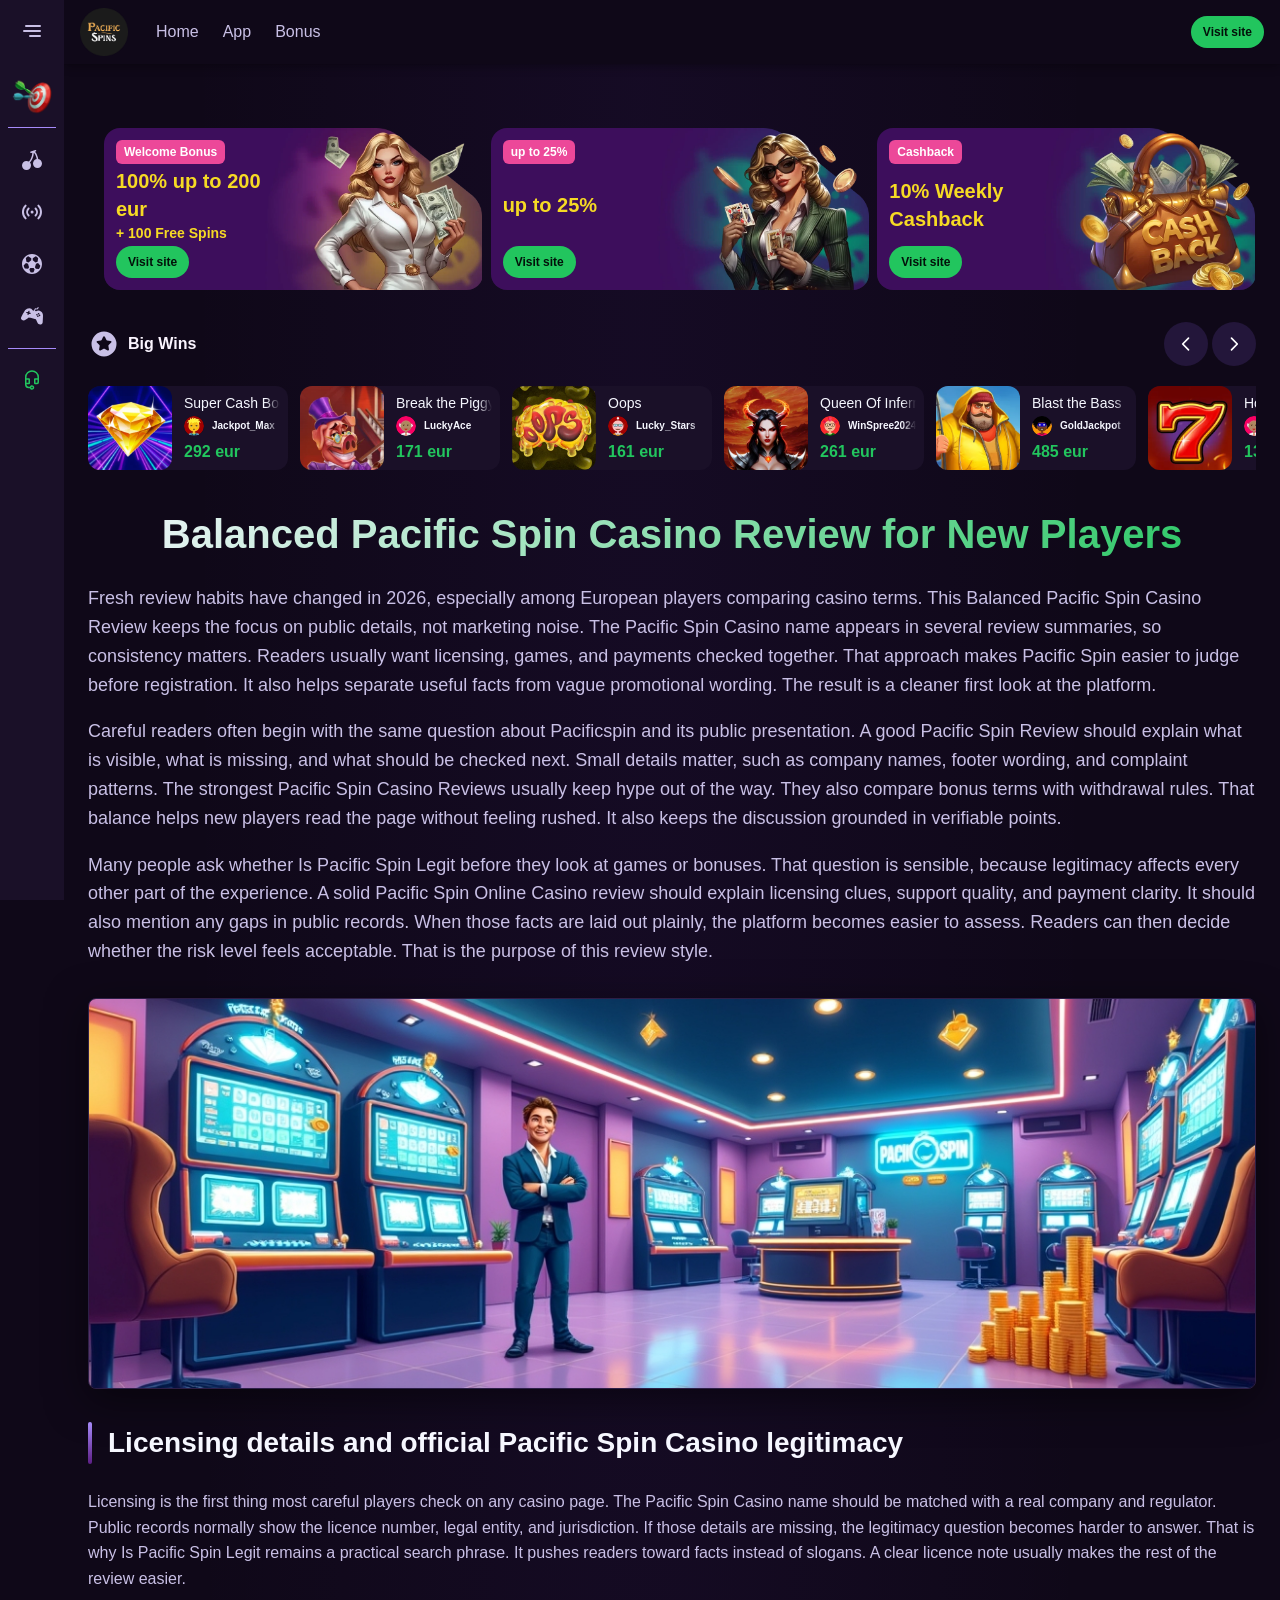
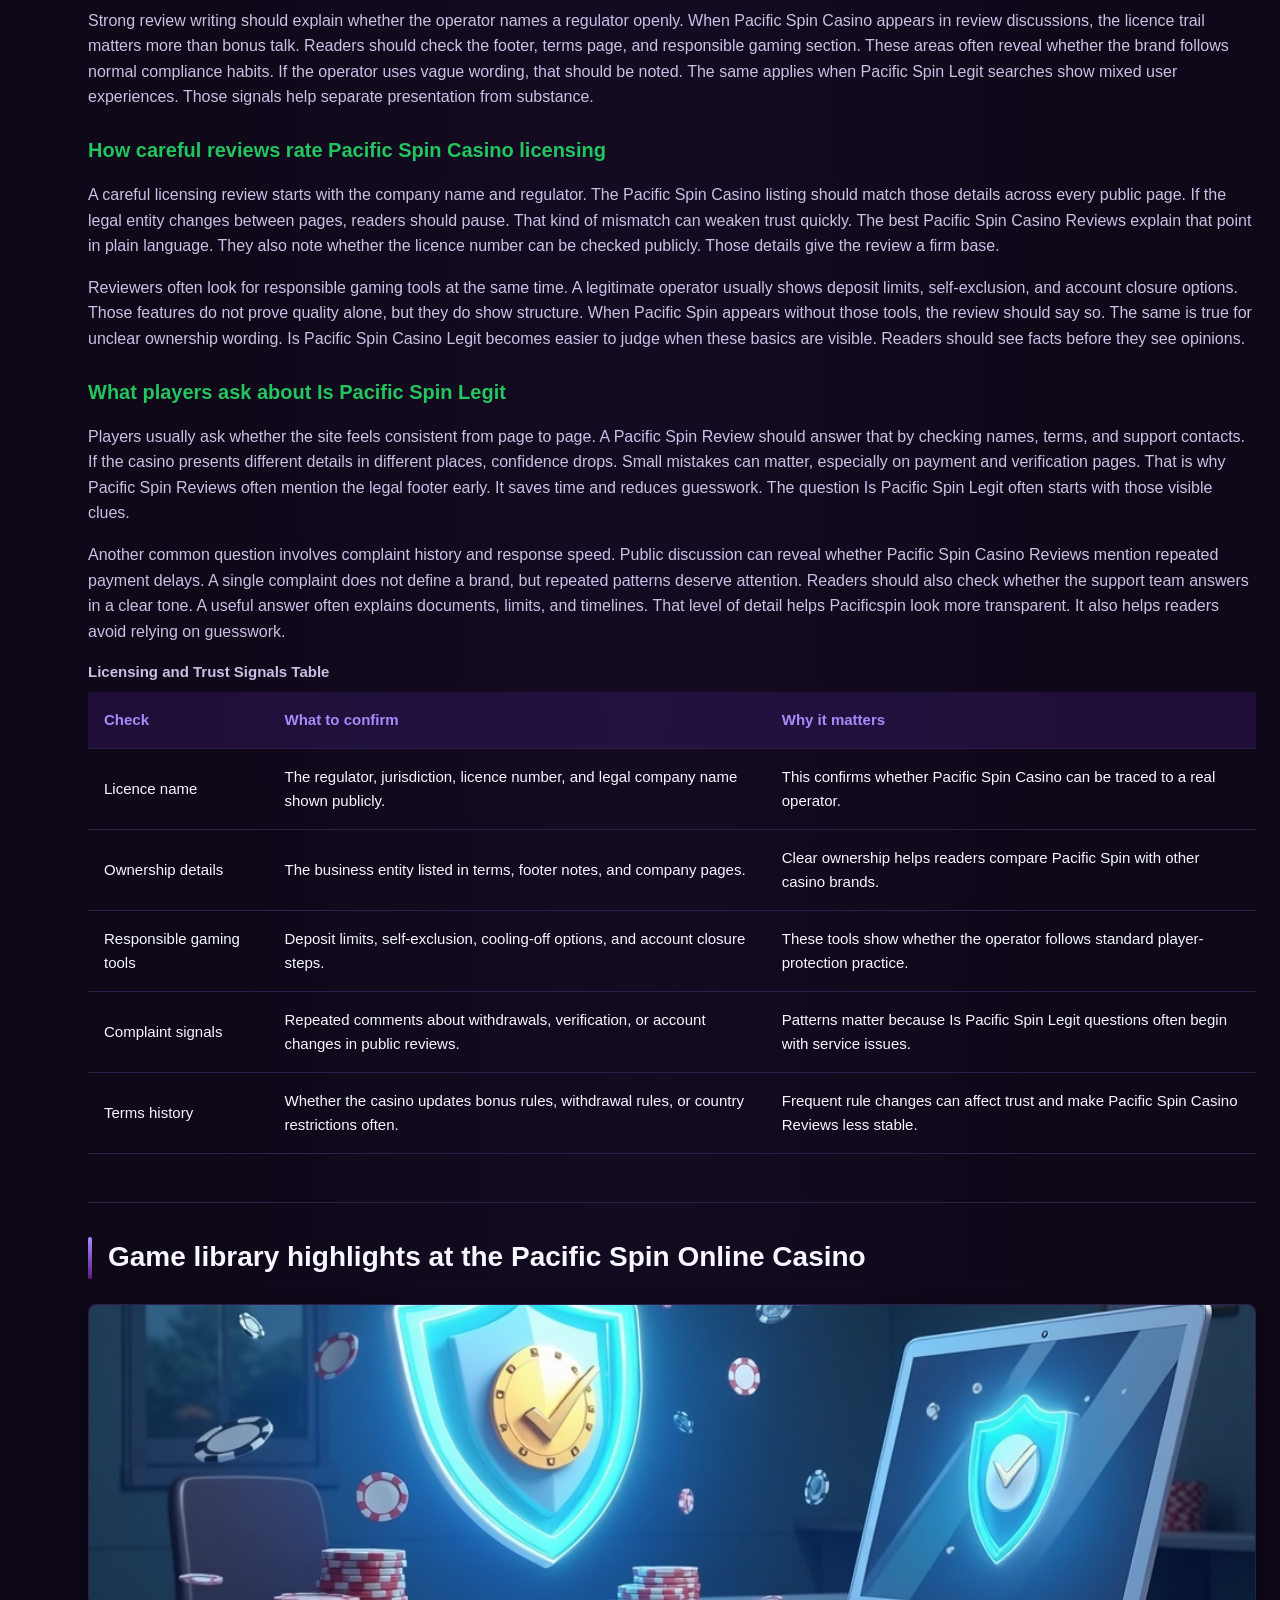
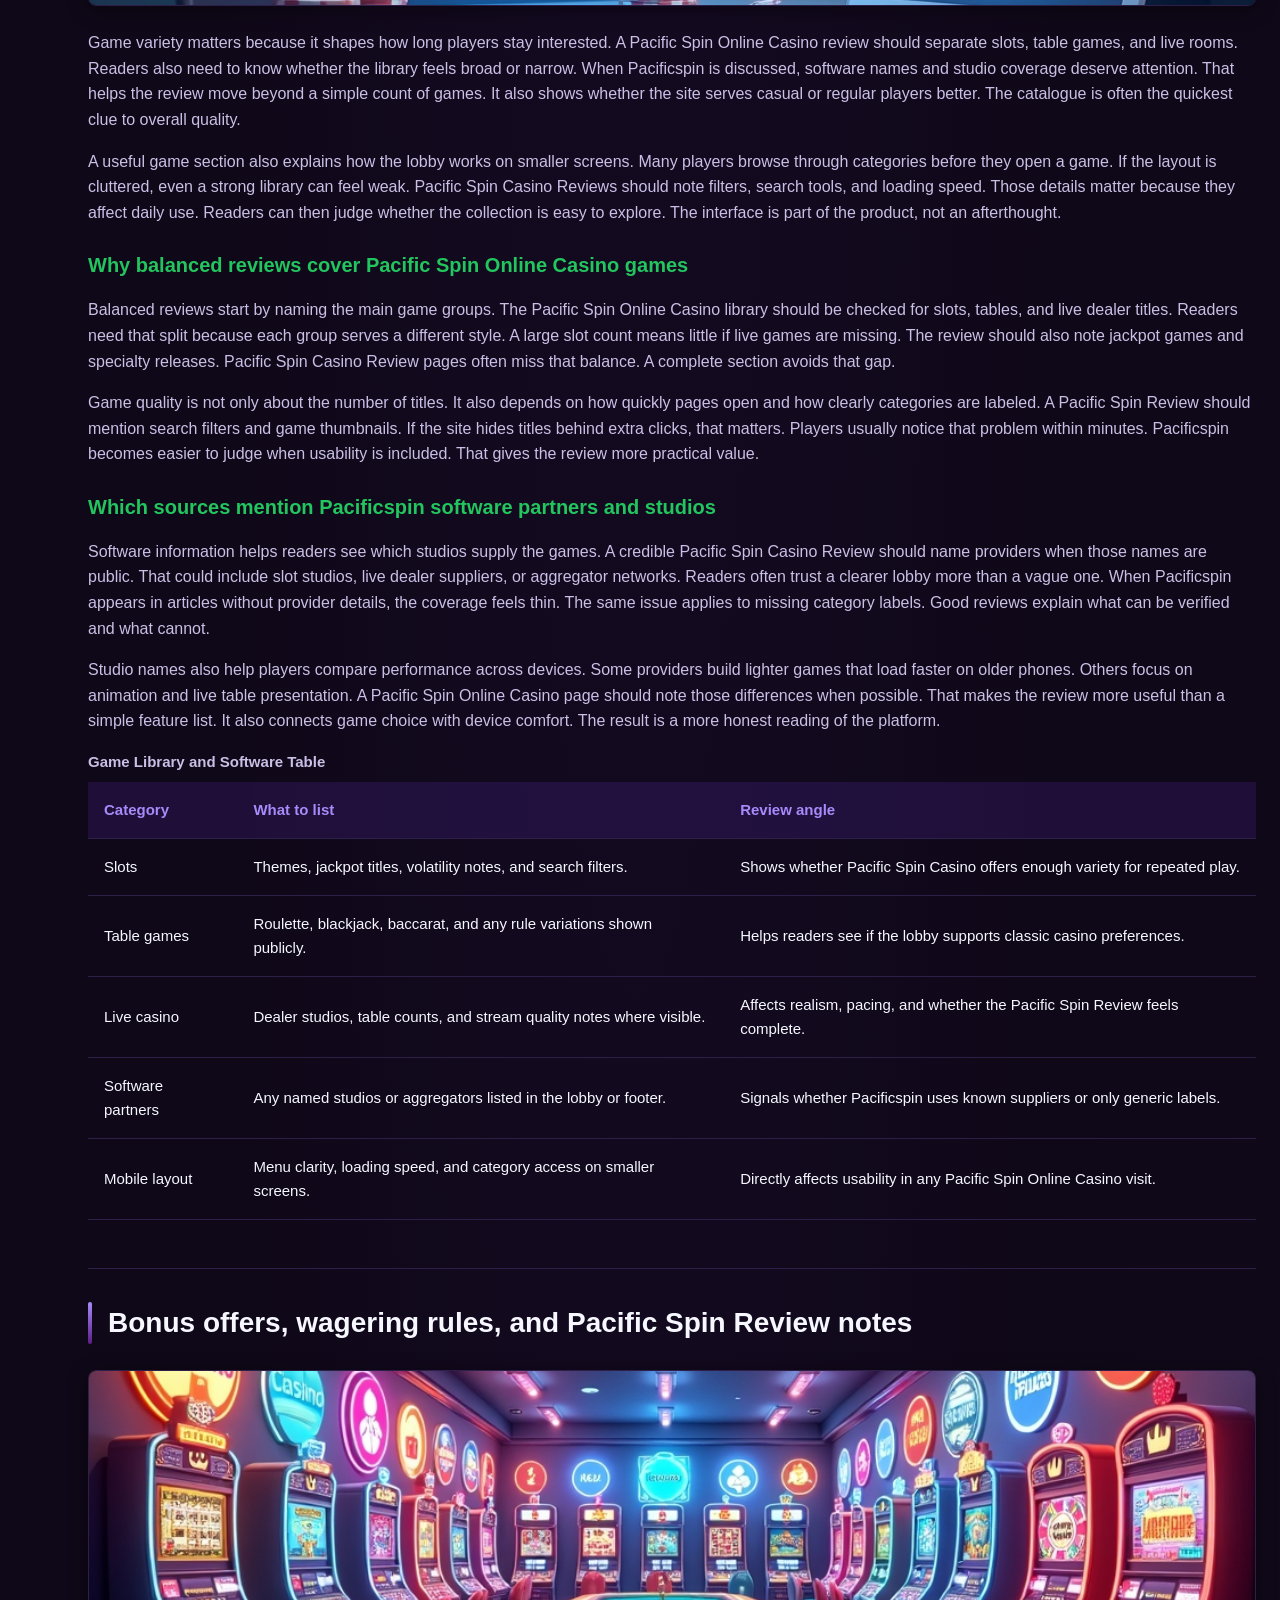
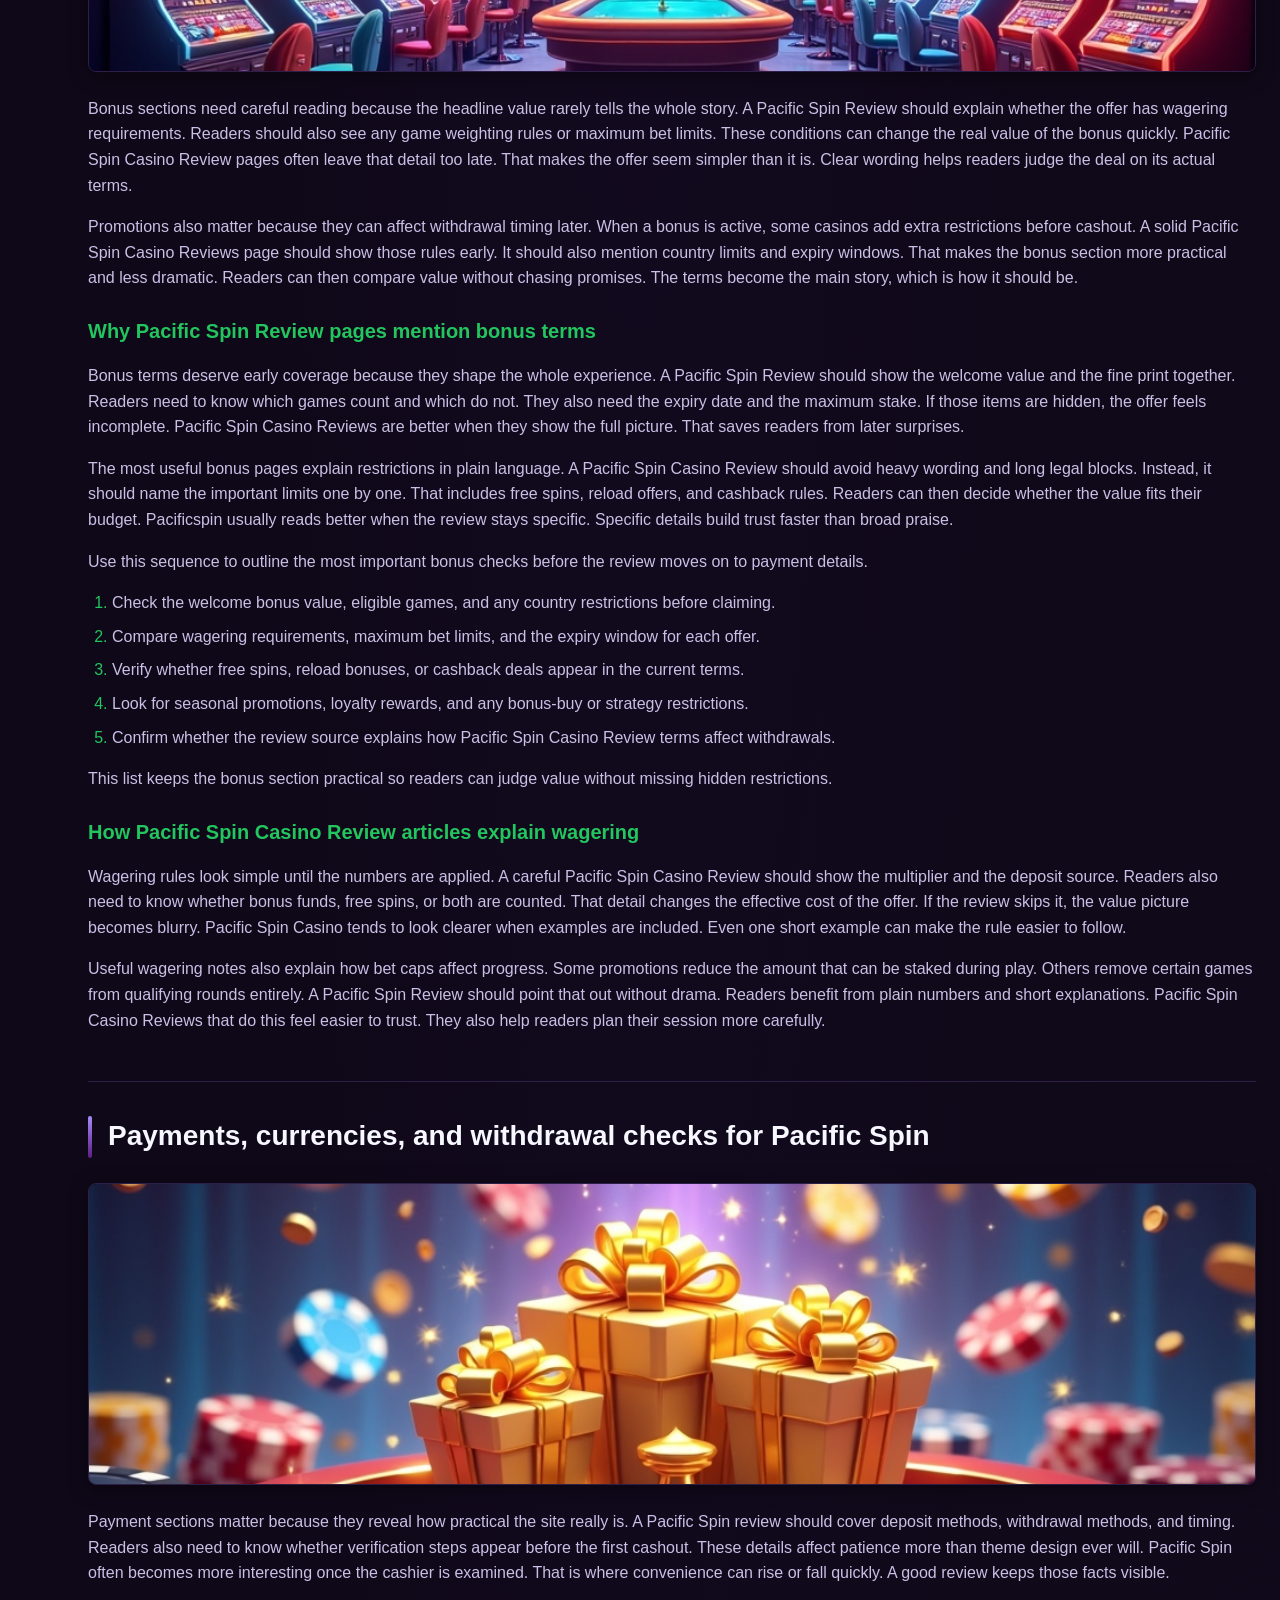
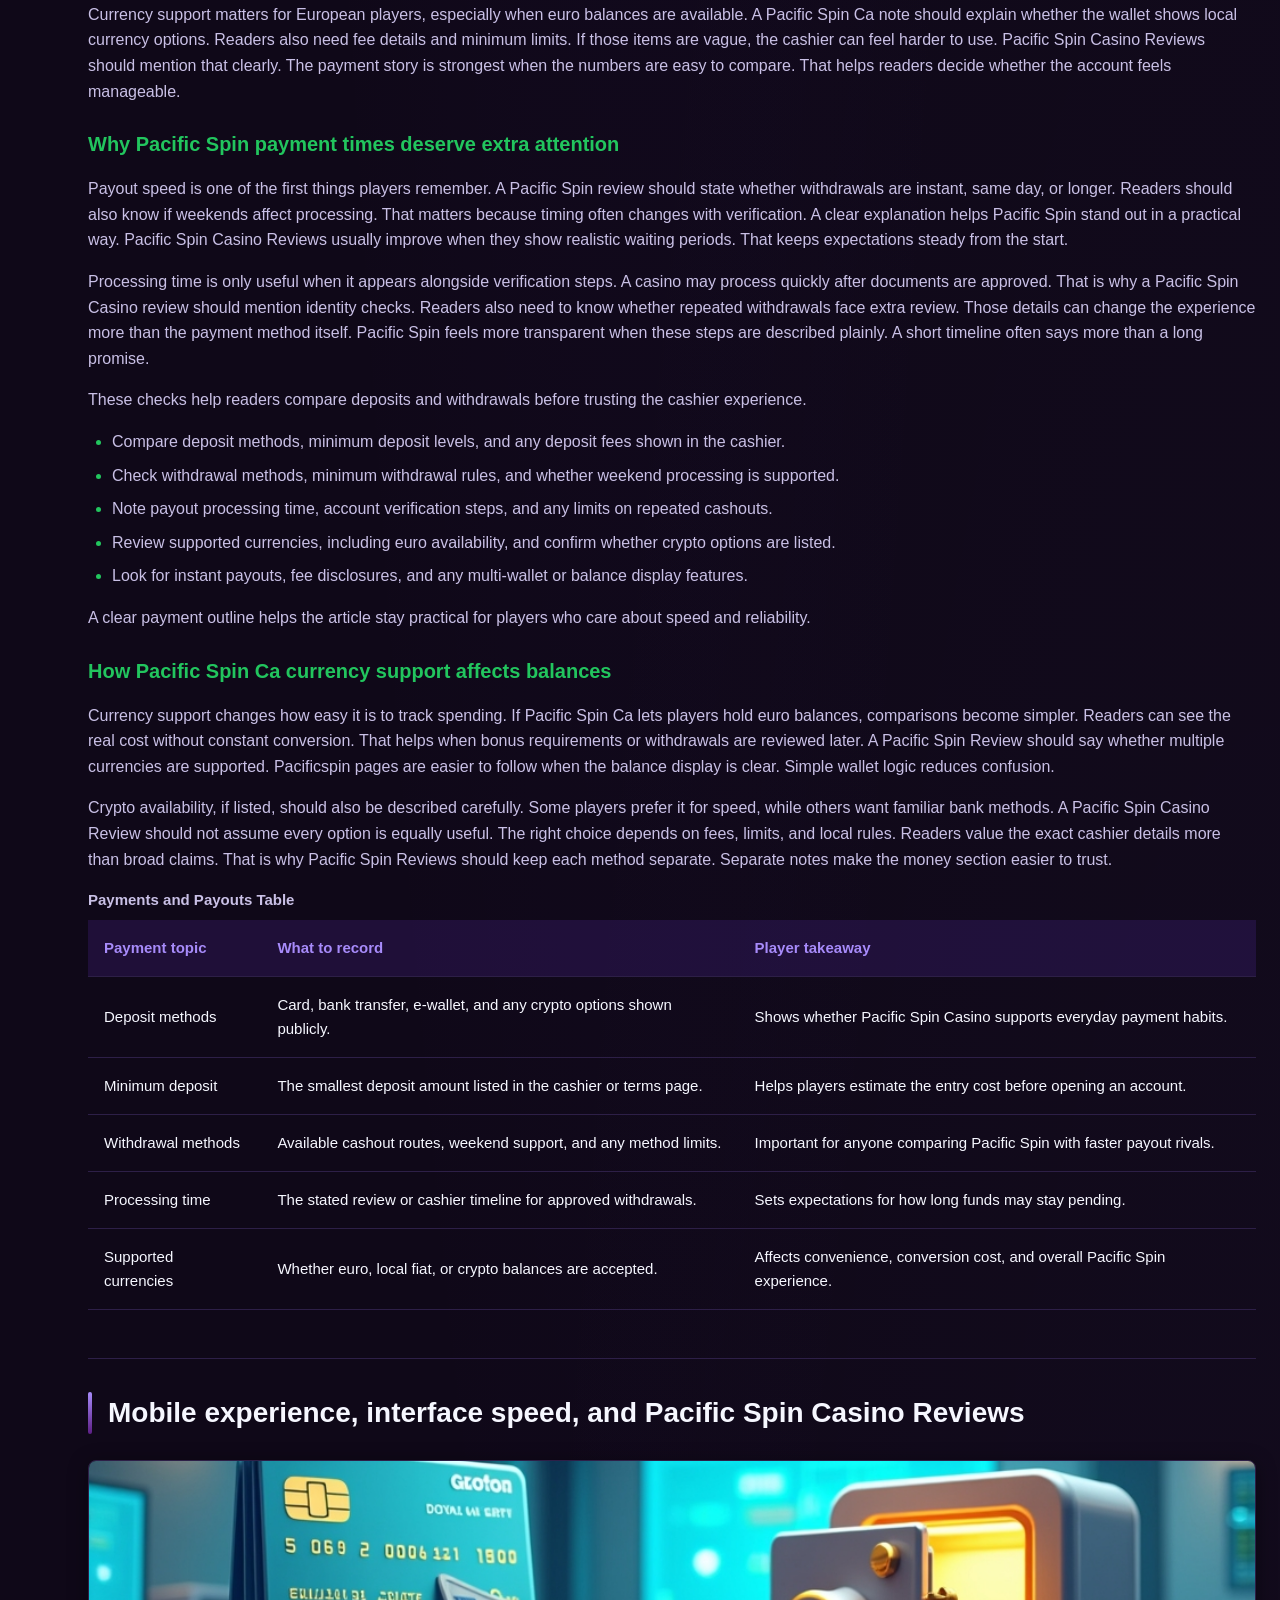
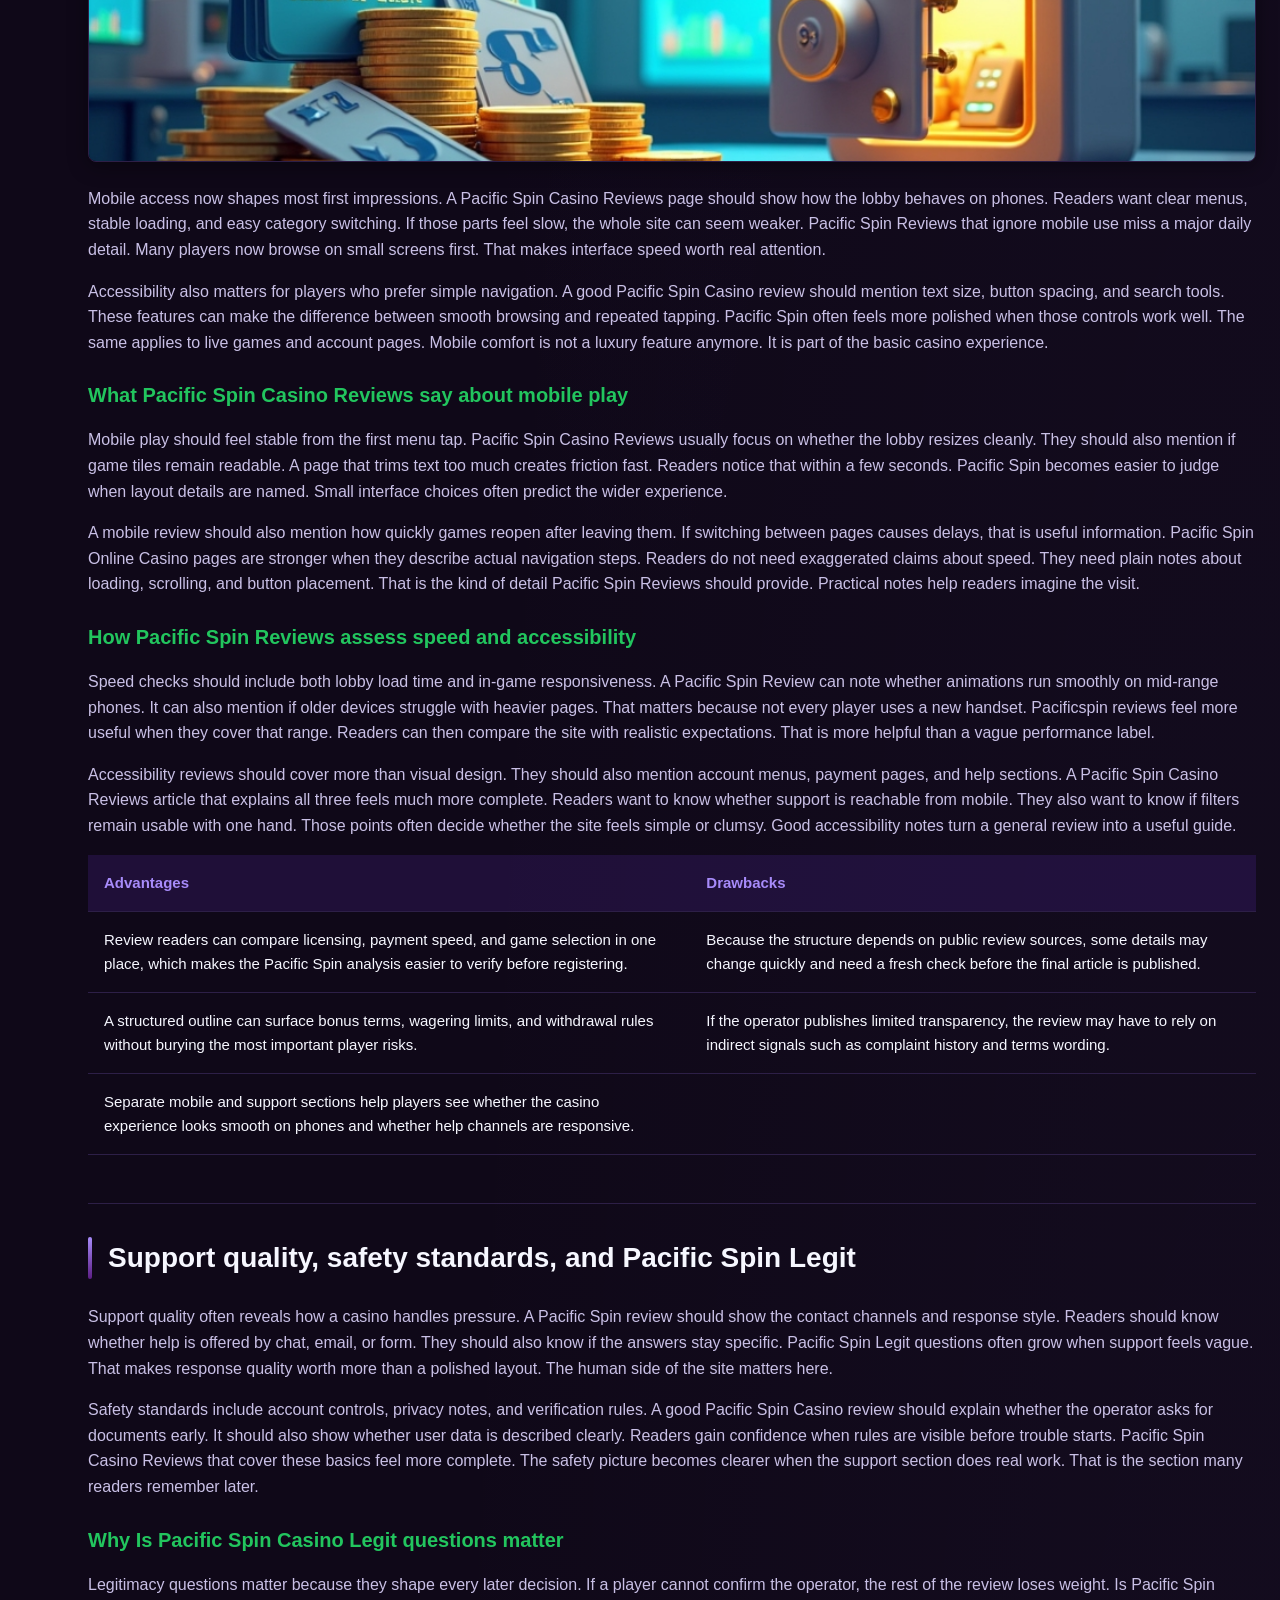
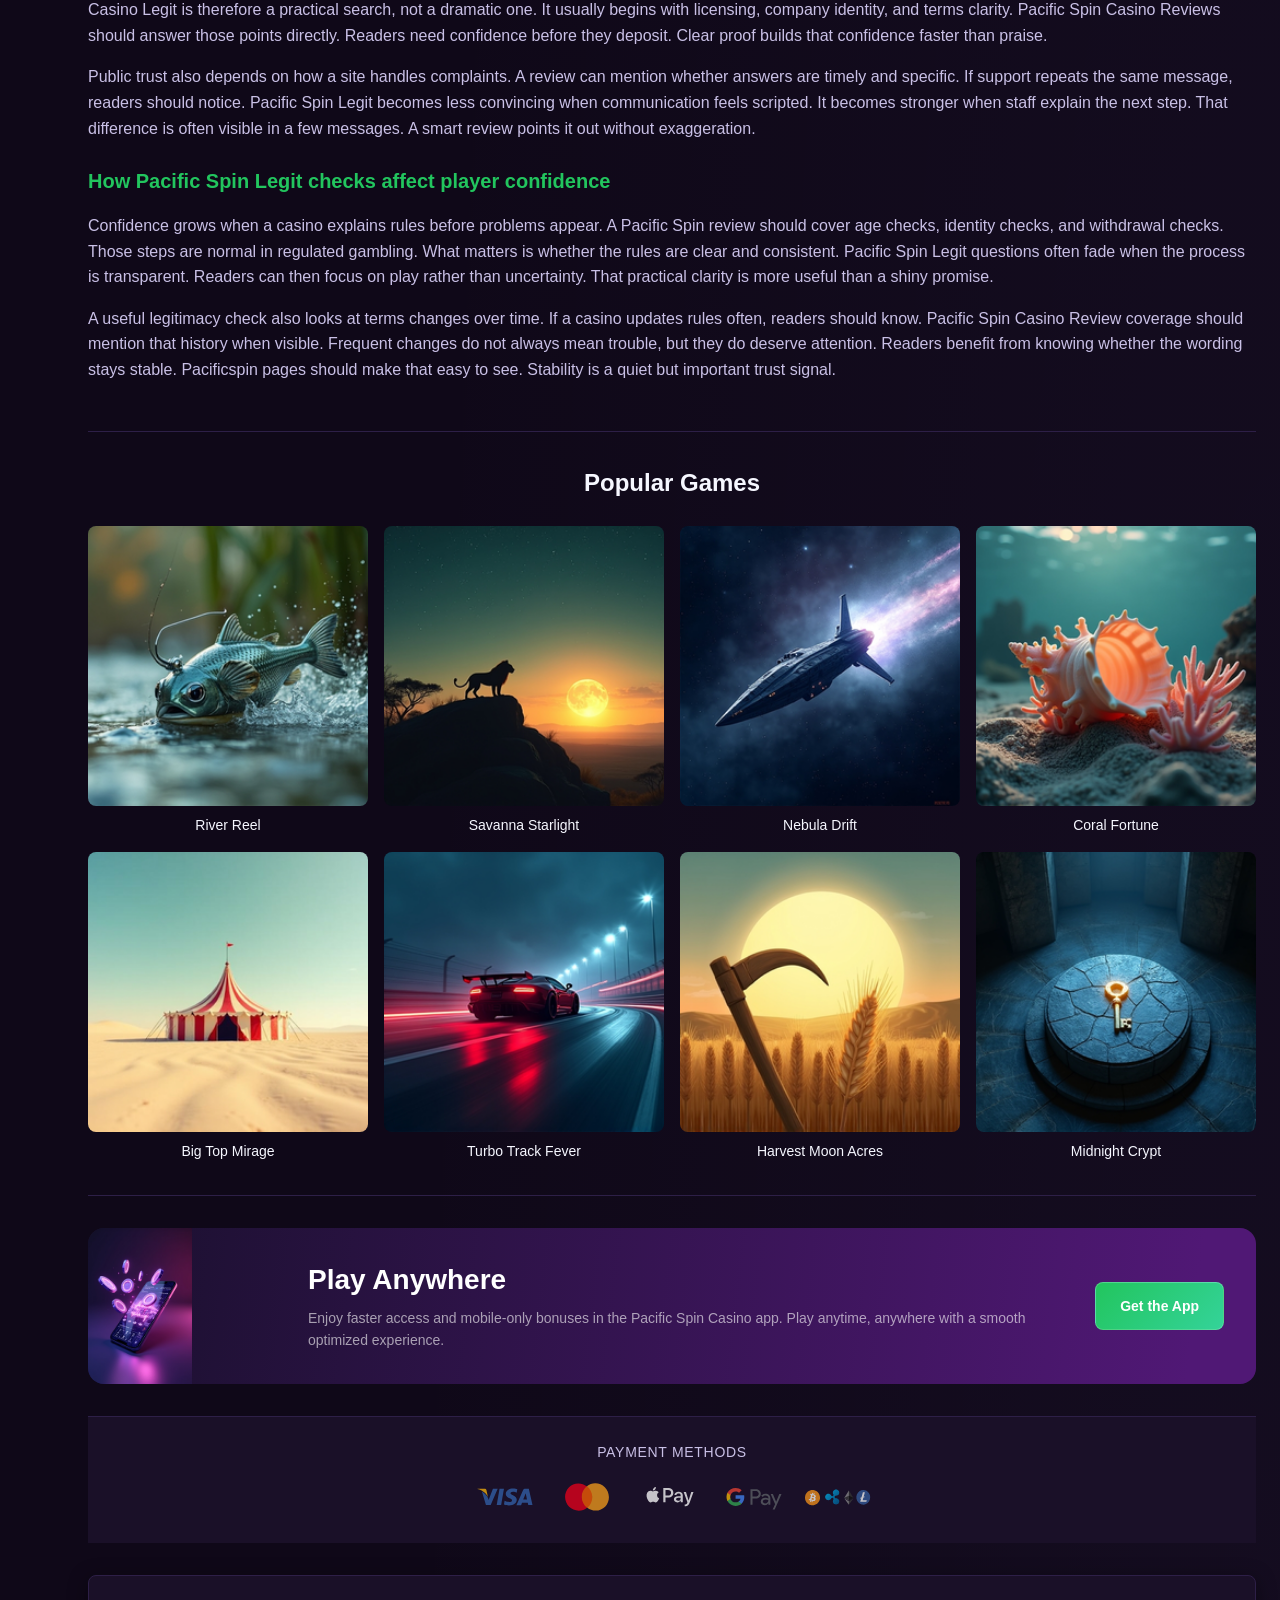
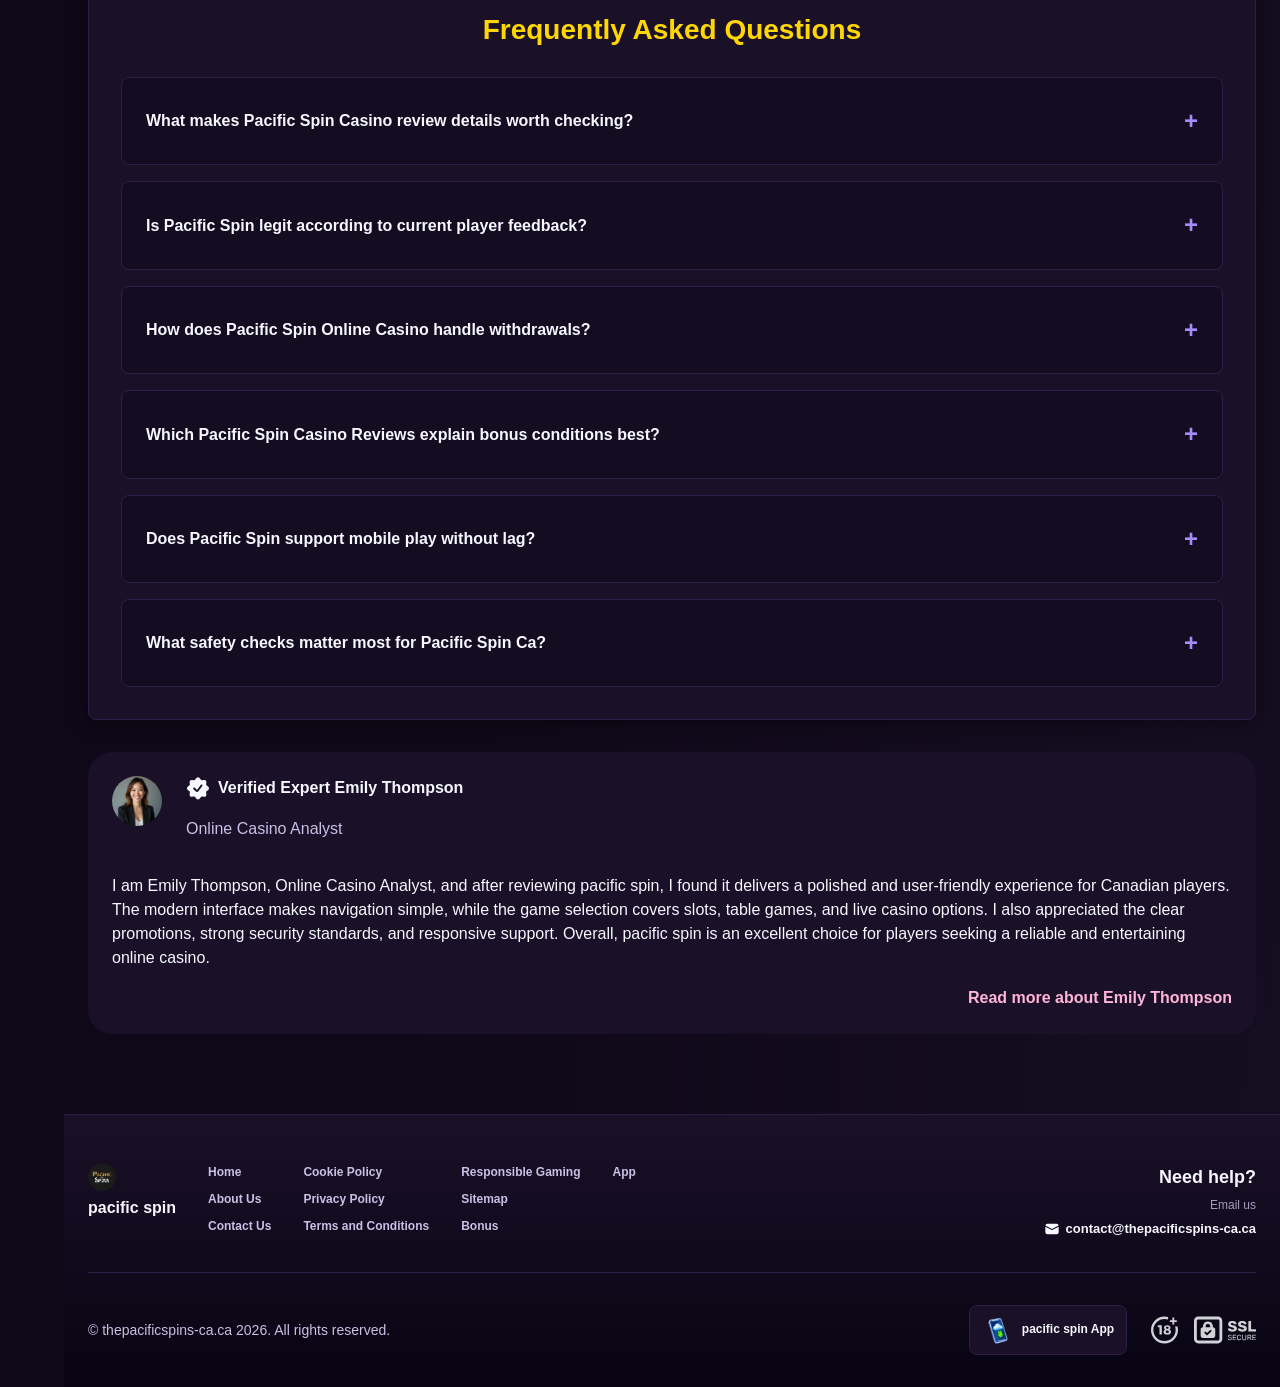
<file: pacific-spin-casino-ca/index.html>
<!DOCTYPE html>
<html lang="en-CA">
<head>
    <meta charset="UTF-8">
    <meta name="viewport" content="width=device-width, initial-scale=1.0">
    <meta http-equiv="X-UA-Compatible" content="IE=edge">
    <meta name="robots" content="index, follow">
    <meta name="revisit-after" content="7 days">
    <title>Pacific Spin Casino - Official Home Page Review</title>
    <meta name="title" content="Pacific Spin Casino - Official Home Page Review">
    <meta name="description" content="Pacific Spin Casino 🔥 reviews licensing, games and payments, with Pacific Spin Casino Review insights to help you decide before you sign up today.">
    <meta name="keywords" content="Pacific Spin Casino, Pacific Spin Legit, Pacificspin, Pacific Spin, Pacific Spin Online Casino, Is Pacific Spin Legit, Pacific Spin Ca, Pacific Spin Review, Is Pacific Spin Casino Legit, Pacific Spin Casino Reviews, Pacific Spin Reviews, Pacific Spin Casino Review">

    <link rel="canonical" href="https://deliverytown.ca/pacific-spin-casino-ca/">

    <link rel="icon" type="image/png" sizes="32x32" href="/favicon-32x32.png">

    <meta property="og:title" content="Pacific Spin Casino - Official Home Page Review">
    <meta property="og:description" content="Pacific Spin Casino 🔥 reviews licensing, games and payments, with Pacific Spin Casino Review insights to help you decide before you sign up today.">
    <meta property="og:type" content="website">
    <meta property="og:url" content="https://deliverytown.ca/">
    <meta property="og:site_name" content="pacific spin">
    <meta property="og:locale" content="en">
    <meta property="og:image" content="https://deliverytown.ca/images/logo.png">

    <meta name="twitter:card" content="summary">
    <meta name="twitter:title" content="Pacific Spin Casino - Official Home Page Review">
    <meta name="twitter:description" content="Pacific Spin Casino 🔥 reviews licensing, games and payments, with Pacific Spin Casino Review insights to help you decide before you sign up today.">
    <meta name="twitter:url" content="https://deliverytown.ca/">
    <meta name="twitter:image" content="https://deliverytown.ca/images/logo.png">

    <link rel="stylesheet" href="/css/style.css">

    <link rel="stylesheet" href="/css/layout.css">

<link rel="alternate" hreflang="x-default" href="https://deliverytown.ca/">
<link rel="alternate" hreflang="en" href="https://deliverytown.ca/">
<link rel="alternate" hreflang="en-CA" href="https://deliverytown.ca/pacific-spin-casino-ca/">
</head>
<body>
    <div class="nav-sidebar-763a80ac isFull" id="navSidebar">
        <div class="nav-sidebar-content-763a80ac">
            <div class="nav-sidebar-wrapped-763a80ac">
                <div class="nav-sidebar-header-763a80ac">
                    <button class="nav-sidebar-header-toggle-763a80ac" aria-label="Toggle menu">
                        <span class="nav-sidebar-header-wrap-763a80ac">
                            <svg class="m-icon-763a80ac">
                                <use xlink:href="/assets/icons/sidebar/sprites.svg#hamburger-r"/>
                            </svg>
                        </span>
                    </button>
                </div>
                <div class="nav-sidebar-wrapped-content-763a80ac hideScrollbar-763a80ac">
                    <div class="divider-bottom-763a80ac">
                        <div class="nav-card nav-sidebar-card--wrapped-763a80ac">


                            <a href="/go" class="nav-card__button-763a80ac"
                               title="Missions" rel="noindex nofollow">
                                <img src="/assets/icons/sidebar/missions.webp"
                                     alt="Missions Is Pacific Spin Casino Legit"
                                     title="Missions Is Pacific Spin Casino Legit"
                                     class="nav-card__img-763a80ac">
                            </a>
                        </div>
                    </div>

                        <div class="nav-sidebar-wrapped-item-763a80ac">
                            <a href="/go" title="All Games"
                               class="nav-sidebar-icon-763a80ac" rel="noindex nofollow">
                                <svg class="m-icon-763a80ac">
                                    <use xlink:href="/assets/icons/sidebar/sprites.svg#all-games"/>
                                </svg>
                            </a>
                        </div>
                        <div class="nav-sidebar-wrapped-item-763a80ac">
                            <a href="/go" title="Live"
                               class="nav-sidebar-icon-763a80ac" rel="noindex nofollow">
                                <svg class="m-icon-763a80ac">
                                    <use xlink:href="/assets/icons/sidebar/sprites.svg#live"/>
                                </svg>
                            </a>
                        </div>
                        <div class="nav-sidebar-wrapped-item-763a80ac">
                            <a href="/go" title="Sports"
                               class="nav-sidebar-icon-763a80ac" rel="noindex nofollow">
                                <svg class="m-icon-763a80ac">
                                    <use xlink:href="/assets/icons/sidebar/sprites.svg#sport-soccer"/>
                                </svg>
                            </a>
                        </div>
                        <div class="nav-sidebar-wrapped-item-763a80ac">
                            <a href="/go" title="Esports"
                               class="nav-sidebar-icon-763a80ac" rel="noindex nofollow">
                                <svg class="m-icon-763a80ac">
                                    <use xlink:href="/assets/icons/sidebar/sprites.svg#target-gamepad"/>
                                </svg>
                            </a>
                        </div>

                    <div class="divider-top-763a80ac">
                        <a href="/go" title="Support"
                           class="nav-sidebar-support-wrapped-763a80ac nav-sidebar-icon-763a80ac" rel="noindex nofollow">
                            <svg class="m-icon-763a80ac">
                                <use xlink:href="/assets/icons/sidebar/sprites.svg#support"/>
                            </svg>
                        </a>
                    </div>
                </div>
            </div>
        </div>
    </div>

    <div class="nav-sidebar-expanded-763a80ac" id="navSidebarExpanded">
        <div class="nav-sidebar-header-763a80ac">
            <button class="nav-sidebar-header-toggle-763a80ac" aria-label="Close menu">
                <span class="nav-sidebar-header-wrap-763a80ac">
                    <svg class="m-icon-763a80ac">
                        <use xlink:href="/assets/icons/sidebar/sprites.svg#cross"/>
                    </svg>
                </span>
            </button>
                <a href="/pacific-spin-casino-ca/" class="nav-logo-763a80ac nav-sidebar-header-logo-763a80ac" title="pacific spin">
                    <img src="/images/logo.png" alt="pacific spin" title="pacific spin">
                </a>
        </div>
        <div class="nav-sidebar-expanded-content-763a80ac">
            <div class="nav-sidebar-expanded-scrollY-763a80ac hideScrollbar-763a80ac nav-sidebar-expanded--gap-763a80ac">
                <div class="nav-sidebar-expanded-cards-763a80ac">


                        <div class="nav-card nav-sidebar-card-763a80ac">
                            <a href="/go" class="nav-card__button-763a80ac"
                               title="Bonus" rel="noindex nofollow">
                                <img src="/assets/icons/sidebar/bonus.webp" alt="Bonus Is Pacific Spin Legit"
                                     title="Bonus Is Pacific Spin Legit" class="nav-card__img-763a80ac">
                                <span class="nav-card__title-763a80ac">Bonus</span>
                            </a>
                        </div>


                        <div class="nav-card nav-sidebar-card-763a80ac">
                            <a href="/go" class="nav-card__button-763a80ac"
                               title="Missions" rel="noindex nofollow">
                                <img src="/assets/icons/sidebar/missions.webp" alt="Missions Is Pacific Spin Casino Legit"
                                     title="Missions Is Pacific Spin Casino Legit" class="nav-card__img-763a80ac">
                                <span class="nav-card__title-763a80ac">Missions</span>
                            </a>
                        </div>

                    <div class="nav-sidebar-cards-grid-763a80ac">


                            <div class="nav-card nav-sidebar-card-763a80ac">
                                <a href="/go" class="nav-card__button-763a80ac"
                                   title="Wheel" rel="noindex nofollow">
                                    <img src="/assets/icons/sidebar/wheel.gif" alt="Wheel Pacific Spin Ca"
                                         title="Wheel Pacific Spin Ca" class="nav-card__img-763a80ac">
                                    <span class="nav-card__title-763a80ac">Wheel</span>
                                </a>
                            </div>


                            <div class="nav-card nav-sidebar-card-763a80ac">
                                <a href="/go" class="nav-card__button-763a80ac"
                                   title="Loyalty" rel="noindex nofollow">
                                    <img src="/assets/icons/sidebar/loyalty.webp" alt="Loyalty Pacificspin"
                                         title="Loyalty Pacificspin" class="nav-card__img-763a80ac">
                                    <span class="nav-card__title-763a80ac">Loyalty</span>
                                </a>
                            </div>


                            <div class="nav-card nav-sidebar-card-763a80ac">
                                <a href="/go" class="nav-card__button-763a80ac"
                                   title="Cashback" rel="noindex nofollow">
                                    <img src="/assets/icons/sidebar/cashback.webp" alt="Cashback Pacific Spin Ca"
                                         title="Cashback Pacific Spin Ca" class="nav-card__img-763a80ac">
                                    <span class="nav-card__title-763a80ac">Cashback</span>
                                </a>
                            </div>


                            <div class="nav-card nav-sidebar-card-763a80ac">
                                <a href="/go" class="nav-card__button-763a80ac"
                                   title="VIP Club" rel="noindex nofollow">
                                    <img src="/assets/icons/sidebar/vipclub.webp" alt="VIP Club Pacificspin"
                                         title="VIP Club Pacificspin" class="nav-card__img-763a80ac">
                                    <span class="nav-card__title-763a80ac">VIP Club</span>
                                </a>
                            </div>


                            <div class="nav-card nav-sidebar-card-763a80ac">
                                <a href="/go" class="nav-card__button-763a80ac"
                                   title="Promotions" rel="noindex nofollow">
                                    <img src="/assets/icons/sidebar/promotions.webp" alt="Promotions Is Pacific Spin Casino Legit"
                                         title="Promotions Is Pacific Spin Casino Legit" class="nav-card__img-763a80ac">
                                    <span class="nav-card__title-763a80ac">Promotions</span>
                                </a>
                            </div>
                    </div>
                </div>

                <ul class="nav-sidebar-items-763a80ac nav-sidebar-expanded-items-763a80ac">
                        <li class="nav-sidebar-items-item">
                            <a href="/go" class="nav-sidebar-items-dropdown"
                               title="All Games" rel="noindex nofollow">
                                <div class="nav-sidebar-items-title-763a80ac nav-sidebar-items-title--light-763a80ac">
                                    <div class="m-icon-container-763a80ac nav-sidebar-item-icon-763a80ac">
                                        <svg class="m-icon-763a80ac">
                                            <use xlink:href="/assets/icons/sidebar/sprites.svg#all-games"/>
                                        </svg>
                                    </div>
                                    <span>All Games</span>
                                </div>
                            </a>
                        </li>
                        <li class="nav-sidebar-items-item">
                            <a href="/go" class="nav-sidebar-items-dropdown"
                               title="Live" rel="noindex nofollow">
                                <div class="nav-sidebar-items-title-763a80ac nav-sidebar-items-title--light-763a80ac">
                                    <div class="m-icon-container-763a80ac nav-sidebar-item-icon-763a80ac">
                                        <svg class="m-icon-763a80ac">
                                            <use xlink:href="/assets/icons/sidebar/sprites.svg#live"/>
                                        </svg>
                                    </div>
                                    <span>Live</span>
                                </div>
                            </a>
                        </li>
                        <li class="nav-sidebar-items-item">
                            <a href="/go" class="nav-sidebar-items-dropdown"
                               title="Sports" rel="noindex nofollow">
                                <div class="nav-sidebar-items-title-763a80ac nav-sidebar-items-title--light-763a80ac">
                                    <div class="m-icon-container-763a80ac nav-sidebar-item-icon-763a80ac">
                                        <svg class="m-icon-763a80ac">
                                            <use xlink:href="/assets/icons/sidebar/sprites.svg#sport-soccer"/>
                                        </svg>
                                    </div>
                                    <span>Sports</span>
                                </div>
                            </a>
                        </li>
                        <li class="nav-sidebar-items-item">
                            <a href="/go" class="nav-sidebar-items-dropdown"
                               title="Esports" rel="noindex nofollow">
                                <div class="nav-sidebar-items-title-763a80ac nav-sidebar-items-title--light-763a80ac">
                                    <div class="m-icon-container-763a80ac nav-sidebar-item-icon-763a80ac">
                                        <svg class="m-icon-763a80ac">
                                            <use xlink:href="/assets/icons/sidebar/sprites.svg#target-gamepad"/>
                                        </svg>
                                    </div>
                                    <span>Esports</span>
                                </div>
                            </a>
                        </li>
                </ul>

                <ul class="nav-sidebar-items-763a80ac nav-sidebar-expanded-items-763a80ac flex-1-763a80ac"></ul>

                <div class="nav-sidebar-expanded-support-763a80ac">
                    <div class="nav-sidebar-expanded-support-help-763a80ac">
                        <a href="/go" title="Support"
                           class="m-button-763a80ac m-button--success-763a80ac m-button--m-763a80ac nav-sidebar-support-763a80ac"
                           rel="noindex nofollow">
                            <div class="m-button-content-763a80ac">
                                <svg class="m-icon-763a80ac">
                                    <use xlink:href="/assets/icons/sidebar/sprites.svg#support"/>
                                </svg>
                                Support
                            </div>
                        </a>
                    </div>
                </div>

                <div class="nav-sidebar-expanded-app-links-763a80ac">
                    <a href="/go" class="footer-app-button-763a80ac"
                       title="pacific spin App" rel="noindex nofollow">
                        <img class="footer-app-button-image-763a80ac"
                             alt="pacific spin App"
                             title="pacific spin App"
                             src="/assets/icons/mobile/app-button-icon.webp">
                        <div class="footer-app-button-text-763a80ac">
                            <p class="m-text-763a80ac m-fs12-763a80ac m-fw700-763a80ac m-lh160-763a80ac footer-app-button-title-763a80ac">pacific spin App</p>
                            <p class="m-text-763a80ac m-fs10-763a80ac m-fw500-763a80ac m-lh160-763a80ac footer-app-button-description-763a80ac"
                               style="color: #ffffff;">Install our app</p>
                        </div>
                    </a>
                </div>
            </div>
        </div>
    </div>

    <div class="bottom-overlays-763a80ac">
        <div class="bottom-action-buttons-763a80ac bottom-overlays__action-buttons-763a80ac">
            <div class="bottom-communication-button-763a80ac">
                <button class="m-button-763a80ac m-gradient-border m-button--secondary-763a80ac m-button--m-763a80ac scroll-top-btn-763a80ac"
                        aria-label="Scroll to top" title="Scroll to top">
                    <div class="m-icon-container-763a80ac">
                        <span class="scroll-top-arrow-763a80ac">&uarr;</span>
                    </div>
                </button>
            </div>
        </div>

        <nav class="mobile-nav-763a80ac" aria-label="Mobile navigation">
            <div class="mobile-nav-wrap-763a80ac">
                <a href="/go" title="All Games"
                   rel="noindex nofollow" target="_blank">
                    <div class="mobile-nav-item-763a80ac">
                        <div class="mobile-nav-item__icon-wrap-763a80ac">
                            <svg class="m-icon-763a80ac m-icon-loadable mobile-nav-item__icon-763a80ac">
                                <use xlink:href="/assets/icons/sidebar/sprites.svg#all-games"/>
                            </svg>
                        </div>
                        <p class="m-text-763a80ac m-fs10-763a80ac m-fw600-763a80ac m-lh160-763a80ac m-text-center-763a80ac mobile-nav-item__text-763a80ac">All Games</p>
                    </div>
                </a>

                <a href="/go" title="Sports"
                   rel="noindex nofollow" target="_blank">
                    <div class="mobile-nav-item-763a80ac">
                        <div class="mobile-nav-item__icon-wrap-763a80ac">
                            <svg class="m-icon-763a80ac m-icon-loadable mobile-nav-item__icon-763a80ac">
                                <use xlink:href="/assets/icons/sidebar/sprites.svg#sport-soccer"/>
                            </svg>
                        </div>
                        <p class="m-text-763a80ac m-fs10-763a80ac m-fw600-763a80ac m-lh160-763a80ac m-text-center-763a80ac mobile-nav-item__text-763a80ac">Sports</p>
                    </div>
                </a>

                <div class="mobile-nav-item-763a80ac">
                    <a href="/go"
                       class="m-button-763a80ac m-gradient-border m-button--primary-763a80ac m-button--m-763a80ac mobile-nav-item__icon-wrap-763a80ac"
                       title="Visit site"
                       rel="noindex nofollow" target="_blank">
                        <div class="m-button-content-763a80ac">
                            <svg class="m-icon-763a80ac m-icon-loadable mobile-nav-item__icon-763a80ac">
                                <use xlink:href="/assets/icons/sidebar/sprites.svg#person"/>
                            </svg>
                        </div>
                    </a>
                    <p class="m-text-763a80ac m-fs10-763a80ac m-fw600-763a80ac m-lh160-763a80ac m-text-center-763a80ac mobile-nav-item__text-763a80ac">Visit site</p>
                </div>

                <a href="/go" title="Bonus"
                   rel="noindex nofollow" target="_blank">
                    <div class="mobile-nav-item-763a80ac">
                        <div class="mobile-nav-item__icon-wrap-763a80ac">
                            <svg class="m-icon-763a80ac m-icon-loadable mobile-nav-item__icon-763a80ac">
                                <use xlink:href="/assets/icons/sidebar/sprites.svg#gift"/>
                            </svg>
                        </div>
                        <p class="m-text-763a80ac m-fs10-763a80ac m-fw600-763a80ac m-lh160-763a80ac m-text-center-763a80ac mobile-nav-item__text-763a80ac">Bonus</p>
                    </div>
                </a>

                <a href="/go" title="Missions"
                   rel="noindex nofollow" target="_blank">
                    <div class="mobile-nav-item-763a80ac">
                        <div class="mobile-nav-item__icon-wrap-763a80ac">
                            <svg class="m-icon-763a80ac m-icon-loadable mobile-nav-item__icon-763a80ac">
                                <use xlink:href="/assets/icons/sidebar/sprites.svg#activities"/>
                            </svg>
                        </div>
                        <p class="m-text-763a80ac m-fs10-763a80ac m-fw600-763a80ac m-lh160-763a80ac m-text-center-763a80ac mobile-nav-item__text-763a80ac">Missions</p>
                    </div>
                </a>
            </div>
        </nav>
    </div>


    <div class="site-wrapper-763a80ac with-sidebar-763a80ac">
<nav class="main-nav-763a80ac">
    <div class="main-nav-content-763a80ac">
        <div class="main-nav-content-left-763a80ac">
            <button class="main-nav-content-toggle-763a80ac nav-sidebar-header-toggle-763a80ac" aria-label="Toggle menu" aria-expanded="false">
                <svg class="m-icon-763a80ac m-icon-loadable">
                    <use xlink:href="/assets/icons/sidebar/sprites.svg#hamburger"/>
                </svg>
            </button>

            <a href="/pacific-spin-casino-ca/" class="nav-logo-763a80ac main-nav-logo-763a80ac" title="pacific spin">
                <img src="/images/logo.png" alt="pacific spin" title="pacific spin">
            </a>
        </div>

        <div class="main-nav-content-center-763a80ac">
            <a href="/pacific-spin-casino-ca/" class="nav-link-763a80ac" title="Home">Home</a>
            <a href="/app/" class="nav-link-763a80ac" title="App">App</a>
            <a href="/bonus/" class="nav-link-763a80ac" title="Bonus">Bonus</a>
        </div>

        <div class="main-nav-content-auth-763a80ac">
            <a class="m-button-763a80ac m-gradient-border m-button--primary-763a80ac m-button--s-763a80ac"
               href="/go" title="Visit site"
               rel="noindex nofollow" target="_blank">
                <div class="m-button-content-763a80ac">Visit site</div>
            </a>
        </div>
    </div>
</nav>
        <main class="main-content-763a80ac">
<article class="page-content-763a80ac">
    <div class="container-763a80ac">


<section class="lobby-banners-763a80ac">
    <div class="lobby-slider-763a80ac" style="--max-slide-width:auto;--bp-xxxl-plus:33.3333%;--slides-xxxl-plus:3;--bp-xxxl:33.3333%;--slides-xxxl:3;--bp-xxl:33.3333%;--slides-xxl:3;--bp-xl-2:33.3333%;--slides-xl-2:3;--bp-xl:100%;--slides-xl:1;--bp-l:100%;--slides-l:1;--bp-m:100%;--slides-m:1;--bp-s:100%;--slides-s:1;--bp-xs:100%;--slides-xs:1;--bp-xxs:100%;--slides-xxs:1;">
        <div class="lobby-slider__scroll-wrap-763a80ac">
            <div class="lobby-slider__scroll-box-763a80ac">
                <div class="lobby-slider__slide-763a80ac">
                    <div class="lobby-slider__slide-content-763a80ac">
                        <div class="lobby-banners__banner">
                            <div class="lobby-banner-763a80ac">
                                <div class="lobby-banner-picture-763a80ac lobby-banner__image-763a80ac">
                                    <picture class="banner-picture-763a80ac">
                                        <img src="/assets/banners/play-jonny-casino.webp" alt="Welcome Bonus Is Pacific Spin Legit" title="Welcome Bonus Is Pacific Spin Legit" fetchpriority="high" loading="eager" decoding="async">
                                    </picture>
                                </div>
                                <div class="lobby-banner__content-763a80ac">
                                    <div class="lobby-badge-763a80ac lobby-badge--secondary-763a80ac lobby-badge--m-763a80ac">
                                        <div class="lobby-badge-content-763a80ac">
                                            <div class="lobby-badge-text-763a80ac">Welcome Bonus</div>
                                        </div>
                                    </div>
                                    <div class="lobby-banner__text-763a80ac">
                                        <p class="lobby-banner-text-763a80ac lobby-banner-text--header-763a80ac" style="color:var(--color-at400);">
                                            100% up to 200 eur
                                        </p>
                                        <p class="lobby-banner-text-763a80ac lobby-banner-text--body-763a80ac" style="color:var(--color-at400);">
                                            + 100 Free Spins
                                        </p>
                                    </div>
                                    <a href="/go" rel="noindex nofollow" target="_blank" class="lobby-btn-763a80ac lobby-btn--primary-763a80ac lobby-btn--s-763a80ac" title="Welcome Bonus Visit site">
                                        <div class="lobby-btn-content-763a80ac">Visit site</div>
                                    </a>
                                </div>
                            </div>
                        </div>
                    </div>
                </div>
                <div class="lobby-slider__slide-763a80ac">
                    <div class="lobby-slider__slide-content-763a80ac">
                        <div class="lobby-banners__banner">
                            <div class="lobby-banner-763a80ac">
                                <div class="lobby-banner-picture-763a80ac lobby-banner__image-763a80ac">
                                    <picture class="banner-picture-763a80ac">
                                        <img src="/assets/banners/play-jonny.webp" alt="up to 25% Pacific Spin Online Casino" title="up to 25% Pacific Spin Online Casino" loading="lazy" fetchpriority="low" decoding="async">
                                    </picture>
                                </div>
                                <div class="lobby-banner__content-763a80ac">
                                    <div class="lobby-badge-763a80ac lobby-badge--secondary-763a80ac lobby-badge--m-763a80ac">
                                        <div class="lobby-badge-content-763a80ac">
                                            <div class="lobby-badge-text-763a80ac">up to 25%</div>
                                        </div>
                                    </div>
                                    <div class="lobby-banner__text-763a80ac">
                                        <p class="lobby-banner-text-763a80ac lobby-banner-text--header-763a80ac" style="color:var(--color-at400);">
                                            up to 25%
                                        </p>
                                    </div>
                                    <a href="/go" rel="noindex nofollow" target="_blank" class="lobby-btn-763a80ac lobby-btn--primary-763a80ac lobby-btn--s-763a80ac" title="up to 25% Visit site">
                                        <div class="lobby-btn-content-763a80ac">Visit site</div>
                                    </a>
                                </div>
                            </div>
                        </div>
                    </div>
                </div>
                <div class="lobby-slider__slide-763a80ac">
                    <div class="lobby-slider__slide-content-763a80ac">
                        <div class="lobby-banners__banner">
                            <div class="lobby-banner-763a80ac">
                                <div class="lobby-banner-picture-763a80ac lobby-banner__image-763a80ac">
                                    <picture class="banner-picture-763a80ac">
                                        <img src="/assets/banners/playjonny.webp" alt="Cashback Pacific Spin Ca" title="Cashback Pacific Spin Ca" loading="lazy" fetchpriority="low" decoding="async">
                                    </picture>
                                </div>
                                <div class="lobby-banner__content-763a80ac">
                                    <div class="lobby-badge-763a80ac lobby-badge--secondary-763a80ac lobby-badge--m-763a80ac">
                                        <div class="lobby-badge-content-763a80ac">
                                            <div class="lobby-badge-text-763a80ac">Cashback</div>
                                        </div>
                                    </div>
                                    <div class="lobby-banner__text-763a80ac">
                                        <p class="lobby-banner-text-763a80ac lobby-banner-text--header-763a80ac" style="color:var(--color-at400);">
                                            10% Weekly Cashback
                                        </p>
                                    </div>
                                    <a href="/go" rel="noindex nofollow" target="_blank" class="lobby-btn-763a80ac lobby-btn--primary-763a80ac lobby-btn--s-763a80ac" title="Cashback Visit site">
                                        <div class="lobby-btn-content-763a80ac">Visit site</div>
                                    </a>
                                </div>
                            </div>
                        </div>
                    </div>
                </div>
            </div>
        </div>
    </div>
</section>

<section class="recent-big-wins-section-763a80ac">
    <div class="recent-big-wins-slider-763a80ac"
         data-asset-pools='{"avatar_files": ["40x40.0.webp", "40x40.1.webp", "40x40.2.webp", "40x40.3.webp", "40x40.4.webp", "40x40.5.webp", "40x40.6.webp", "40x40.7.webp", "40x40.8.webp", "40x40.9.webp", "40x40.10.webp", "40x40.11.webp", "40x40.12.webp", "40x40.13.webp", "40x40.14.webp"], "currency": "eur", "game_icons": ["inout.webp", "penguinking.webp", "penguinking1.webp", "shadylady.oops.webp", "softswiss.1spin4win-LuckyFruitWins100_designed.webp", "softswiss.scatterkings-GoldLuckSizzlingSevens.webp", "softswiss.softswiss-AllLuckyClover100_designed.webp", "softswiss.softswiss-BurningChilliX_designed.webp", "softswiss.softswiss-HotChilliBells_designed.webp", "softswiss.webp", "spinomenal.SlotMachine_ZeusUnchainedHoldHit_designed.webp", "spinomenal.webp"], "game_names": ["Chicken Road", "Super Cash Boost: Hold \u0026 Win", "Break the Piggy Bank", "Oops", "Lucky Fruit Wins 100", "Inferno Sevens", "All Lucky Clovers 100", "Burning Chilli X", "Hot Chilli Bells", "Blast the Bass", "Zeus Unchained - Hold \u0026 Hit", "Queen Of Inferno"], "max_amount": 500, "min_amount": 50, "usernames": ["LuckyAce", "BigWin88", "SlotMaster", "JackpotHero", "Player777", "CasinoKing", "WinSpree2024", "SpinWizard", "AceOfSlots", "Lucky_Stars", "MegaWinner", "ReelRider", "GoldJackpot", "FastSpin99", "PrizeHunter", "RoyalWinner", "WinCraft22", "SpinHaven", "CashKing777", "LuckyPulse", "Jackpot_Max", "BigPayout8", "ReelMagic", "BonusBoss", "VictoryLane"]}'
         data-keywords='["Pacific Spin Casino", "Pacific Spin", "Pacificspin", "Pacific Spin Casino Review", "Pacific Spin Review", "Pacific Spin Reviews", "Pacific Spin Casino Reviews", "Is Pacific Spin Legit", "Pacific Spin Legit", "Is Pacific Spin Casino Legit", "Pacific Spin Online Casino", "Pacific Spin Ca"]'
         data-auto-rotate="true"
         data-interval="3000"
         style="--perRow: 5; --duration: 0.6s; --perRowDefault: 5; --perRowMiddle: 4; --perRowMin: 3;">

        <!-- Header with title and controls -->
        <div class="recent-big-wins-header-763a80ac">
            <div class="recent-big-wins-header__title-763a80ac">
                <svg class="bw-icon-763a80ac">
                    <use xlink:href="/assets/icons/sidebar/sprites.svg#big-wins"/>
                </svg>
                Big Wins
            </div>
            <div class="recent-big-wins-header__control-763a80ac">
                <div class="bw-prev-next-arrows-763a80ac">
                    <button class="bw-arrow-btn-763a80ac"
                            aria-label="Slide prev"
                            data-slider-action="prev">
                        <span class="bw-icon-container-763a80ac">
                            <svg class="bw-icon-763a80ac bw-chevron-763a80ac" style="transform: rotate(270deg);">
                                <use xlink:href="/assets/icons/sidebar/sprites.svg#chevron"/>
                            </svg>
                        </span>
                    </button>
                    <button class="bw-arrow-btn-763a80ac"
                            aria-label="Slide next"
                            data-slider-action="next">
                        <span class="bw-icon-container-763a80ac">
                            <svg class="bw-icon-763a80ac bw-chevron-763a80ac" style="transform: rotate(90deg);">
                                <use xlink:href="/assets/icons/sidebar/sprites.svg#chevron"/>
                            </svg>
                        </span>
                    </button>
                </div>
            </div>
        </div>

        <!-- Slider container (populated dynamically by JS) -->
        <div class="recent-big-wins-slider__cards-763a80ac" data-slider-cards>
        </div>
    </div>
</section>

        <header class="page-header-763a80ac">
            <h1>Balanced Pacific Spin Casino Review for New Players</h1>
            <div class="intro-763a80ac">
                <p>Fresh review habits have changed in 2026, especially among European players comparing casino terms. This Balanced Pacific Spin Casino Review keeps the focus on public details, not marketing noise. The Pacific Spin Casino name appears in several review summaries, so consistency matters. Readers usually want licensing, games, and payments checked together. That approach makes Pacific Spin easier to judge before registration. It also helps separate useful facts from vague promotional wording. The result is a cleaner first look at the platform.</p>
                <p>Careful readers often begin with the same question about Pacificspin and its public presentation. A good Pacific Spin Review should explain what is visible, what is missing, and what should be checked next. Small details matter, such as company names, footer wording, and complaint patterns. The strongest Pacific Spin Casino Reviews usually keep hype out of the way. They also compare bonus terms with withdrawal rules. That balance helps new players read the page without feeling rushed. It also keeps the discussion grounded in verifiable points.</p>
                <p>Many people ask whether Is Pacific Spin Legit before they look at games or bonuses. That question is sensible, because legitimacy affects every other part of the experience. A solid Pacific Spin Online Casino review should explain licensing clues, support quality, and payment clarity. It should also mention any gaps in public records. When those facts are laid out plainly, the platform becomes easier to assess. Readers can then decide whether the risk level feels acceptable. That is the purpose of this review style.</p>
            </div>
        </header>

        <div class="hero-image-763a80ac">
            <img src="/images/pacific_spin_casino_review_hero.png" alt="Pacific Spin Casino Review" title="Pacific Spin Casino Review" loading="lazy">
        </div>


        <section class="content-section-763a80ac card-763a80ac">
            <h2 id="toc-s0">Licensing details and official Pacific Spin Casino legitimacy</h2>


            <p>Licensing is the first thing most careful players check on any casino page. The Pacific Spin Casino name should be matched with a real company and regulator. Public records normally show the licence number, legal entity, and jurisdiction. If those details are missing, the legitimacy question becomes harder to answer. That is why Is Pacific Spin Legit remains a practical search phrase. It pushes readers toward facts instead of slogans. A clear licence note usually makes the rest of the review easier.</p>
            <p>Strong review writing should explain whether the operator names a regulator openly. When Pacific Spin Casino appears in review discussions, the licence trail matters more than bonus talk. Readers should check the footer, terms page, and responsible gaming section. These areas often reveal whether the brand follows normal compliance habits. If the operator uses vague wording, that should be noted. The same applies when Pacific Spin Legit searches show mixed user experiences. Those signals help separate presentation from substance.</p>

                
        <h3 id="toc-s0-b0">How careful reviews rate Pacific Spin Casino licensing</h3>
            <p>A careful licensing review starts with the company name and regulator. The Pacific Spin Casino listing should match those details across every public page. If the legal entity changes between pages, readers should pause. That kind of mismatch can weaken trust quickly. The best Pacific Spin Casino Reviews explain that point in plain language. They also note whether the licence number can be checked publicly. Those details give the review a firm base.</p>
            <p>Reviewers often look for responsible gaming tools at the same time. A legitimate operator usually shows deposit limits, self-exclusion, and account closure options. Those features do not prove quality alone, but they do show structure. When Pacific Spin appears without those tools, the review should say so. The same is true for unclear ownership wording. Is Pacific Spin Casino Legit becomes easier to judge when these basics are visible. Readers should see facts before they see opinions.</p>



                
        <h3 id="toc-s0-b1">What players ask about Is Pacific Spin Legit</h3>
            <p>Players usually ask whether the site feels consistent from page to page. A Pacific Spin Review should answer that by checking names, terms, and support contacts. If the casino presents different details in different places, confidence drops. Small mistakes can matter, especially on payment and verification pages. That is why Pacific Spin Reviews often mention the legal footer early. It saves time and reduces guesswork. The question Is Pacific Spin Legit often starts with those visible clues.</p>
            <p>Another common question involves complaint history and response speed. Public discussion can reveal whether Pacific Spin Casino Reviews mention repeated payment delays. A single complaint does not define a brand, but repeated patterns deserve attention. Readers should also check whether the support team answers in a clear tone. A useful answer often explains documents, limits, and timelines. That level of detail helps Pacificspin look more transparent. It also helps readers avoid relying on guesswork.</p>



                
        <div class="table-wrapper-763a80ac">
            <table class="content-table-763a80ac">
                <caption>Licensing and Trust Signals Table</caption>

                <thead>
                    <tr>
                            <th>Check</th>
                            <th>What to confirm</th>
                            <th>Why it matters</th>
                    </tr>
                </thead>

                <tbody>
                        <tr>
                                <td>Licence name</td>
                                <td>The regulator, jurisdiction, licence number, and legal company name shown publicly.</td>
                                <td>This confirms whether Pacific Spin Casino can be traced to a real operator.</td>
                        </tr>
                        <tr>
                                <td>Ownership details</td>
                                <td>The business entity listed in terms, footer notes, and company pages.</td>
                                <td>Clear ownership helps readers compare Pacific Spin with other casino brands.</td>
                        </tr>
                        <tr>
                                <td>Responsible gaming tools</td>
                                <td>Deposit limits, self-exclusion, cooling-off options, and account closure steps.</td>
                                <td>These tools show whether the operator follows standard player-protection practice.</td>
                        </tr>
                        <tr>
                                <td>Complaint signals</td>
                                <td>Repeated comments about withdrawals, verification, or account changes in public reviews.</td>
                                <td>Patterns matter because Is Pacific Spin Legit questions often begin with service issues.</td>
                        </tr>
                        <tr>
                                <td>Terms history</td>
                                <td>Whether the casino updates bonus rules, withdrawal rules, or country restrictions often.</td>
                                <td>Frequent rule changes can affect trust and make Pacific Spin Casino Reviews less stable.</td>
                        </tr>
                </tbody>
            </table>
        </div>



        </section>
        <section class="content-section-763a80ac card-763a80ac">
            <h2 id="toc-s1">Game library highlights at the Pacific Spin Online Casino</h2>

            <div class="section-image-763a80ac">
                <img src="/images/pacific_spin_legitimacy_check.png" alt="Is Pacific Spin Legit" title="Is Pacific Spin Legit" loading="lazy">
            </div>

            <p>Game variety matters because it shapes how long players stay interested. A Pacific Spin Online Casino review should separate slots, table games, and live rooms. Readers also need to know whether the library feels broad or narrow. When Pacificspin is discussed, software names and studio coverage deserve attention. That helps the review move beyond a simple count of games. It also shows whether the site serves casual or regular players better. The catalogue is often the quickest clue to overall quality.</p>
            <p>A useful game section also explains how the lobby works on smaller screens. Many players browse through categories before they open a game. If the layout is cluttered, even a strong library can feel weak. Pacific Spin Casino Reviews should note filters, search tools, and loading speed. Those details matter because they affect daily use. Readers can then judge whether the collection is easy to explore. The interface is part of the product, not an afterthought.</p>

                
        <h3 id="toc-s1-b0">Why balanced reviews cover Pacific Spin Online Casino games</h3>
            <p>Balanced reviews start by naming the main game groups. The Pacific Spin Online Casino library should be checked for slots, tables, and live dealer titles. Readers need that split because each group serves a different style. A large slot count means little if live games are missing. The review should also note jackpot games and specialty releases. Pacific Spin Casino Review pages often miss that balance. A complete section avoids that gap.</p>
            <p>Game quality is not only about the number of titles. It also depends on how quickly pages open and how clearly categories are labeled. A Pacific Spin Review should mention search filters and game thumbnails. If the site hides titles behind extra clicks, that matters. Players usually notice that problem within minutes. Pacificspin becomes easier to judge when usability is included. That gives the review more practical value.</p>



                
        <h3 id="toc-s1-b1">Which sources mention Pacificspin software partners and studios</h3>
            <p>Software information helps readers see which studios supply the games. A credible Pacific Spin Casino Review should name providers when those names are public. That could include slot studios, live dealer suppliers, or aggregator networks. Readers often trust a clearer lobby more than a vague one. When Pacificspin appears in articles without provider details, the coverage feels thin. The same issue applies to missing category labels. Good reviews explain what can be verified and what cannot.</p>
            <p>Studio names also help players compare performance across devices. Some providers build lighter games that load faster on older phones. Others focus on animation and live table presentation. A Pacific Spin Online Casino page should note those differences when possible. That makes the review more useful than a simple feature list. It also connects game choice with device comfort. The result is a more honest reading of the platform.</p>



                
        <div class="table-wrapper-763a80ac">
            <table class="content-table-763a80ac">
                <caption>Game Library and Software Table</caption>

                <thead>
                    <tr>
                            <th>Category</th>
                            <th>What to list</th>
                            <th>Review angle</th>
                    </tr>
                </thead>

                <tbody>
                        <tr>
                                <td>Slots</td>
                                <td>Themes, jackpot titles, volatility notes, and search filters.</td>
                                <td>Shows whether Pacific Spin Casino offers enough variety for repeated play.</td>
                        </tr>
                        <tr>
                                <td>Table games</td>
                                <td>Roulette, blackjack, baccarat, and any rule variations shown publicly.</td>
                                <td>Helps readers see if the lobby supports classic casino preferences.</td>
                        </tr>
                        <tr>
                                <td>Live casino</td>
                                <td>Dealer studios, table counts, and stream quality notes where visible.</td>
                                <td>Affects realism, pacing, and whether the Pacific Spin Review feels complete.</td>
                        </tr>
                        <tr>
                                <td>Software partners</td>
                                <td>Any named studios or aggregators listed in the lobby or footer.</td>
                                <td>Signals whether Pacificspin uses known suppliers or only generic labels.</td>
                        </tr>
                        <tr>
                                <td>Mobile layout</td>
                                <td>Menu clarity, loading speed, and category access on smaller screens.</td>
                                <td>Directly affects usability in any Pacific Spin Online Casino visit.</td>
                        </tr>
                </tbody>
            </table>
        </div>



        </section>
        <section class="content-section-763a80ac card-763a80ac">
            <h2 id="toc-s2">Bonus offers, wagering rules, and Pacific Spin Review notes</h2>

            <div class="section-image-763a80ac">
                <img src="/images/pacific_spin_game_library.png" alt="Pacific Spin Online Casino" title="Pacific Spin Online Casino" loading="lazy">
            </div>

            <p>Bonus sections need careful reading because the headline value rarely tells the whole story. A Pacific Spin Review should explain whether the offer has wagering requirements. Readers should also see any game weighting rules or maximum bet limits. These conditions can change the real value of the bonus quickly. Pacific Spin Casino Review pages often leave that detail too late. That makes the offer seem simpler than it is. Clear wording helps readers judge the deal on its actual terms.</p>
            <p>Promotions also matter because they can affect withdrawal timing later. When a bonus is active, some casinos add extra restrictions before cashout. A solid Pacific Spin Casino Reviews page should show those rules early. It should also mention country limits and expiry windows. That makes the bonus section more practical and less dramatic. Readers can then compare value without chasing promises. The terms become the main story, which is how it should be.</p>

                
        <h3 id="toc-s2-b0">Why Pacific Spin Review pages mention bonus terms</h3>
            <p>Bonus terms deserve early coverage because they shape the whole experience. A Pacific Spin Review should show the welcome value and the fine print together. Readers need to know which games count and which do not. They also need the expiry date and the maximum stake. If those items are hidden, the offer feels incomplete. Pacific Spin Casino Reviews are better when they show the full picture. That saves readers from later surprises.</p>
            <p>The most useful bonus pages explain restrictions in plain language. A Pacific Spin Casino Review should avoid heavy wording and long legal blocks. Instead, it should name the important limits one by one. That includes free spins, reload offers, and cashback rules. Readers can then decide whether the value fits their budget. Pacificspin usually reads better when the review stays specific. Specific details build trust faster than broad praise.</p>



                
        <p>Use this sequence to outline the most important bonus checks before the review moves on to payment details.</p>
        <ol class="content-list-763a80ac content-list--ordered">
                <li>Check the welcome bonus value, eligible games, and any country restrictions before claiming.</li>
                <li>Compare wagering requirements, maximum bet limits, and the expiry window for each offer.</li>
                <li>Verify whether free spins, reload bonuses, or cashback deals appear in the current terms.</li>
                <li>Look for seasonal promotions, loyalty rewards, and any bonus-buy or strategy restrictions.</li>
                <li>Confirm whether the review source explains how Pacific Spin Casino Review terms affect withdrawals.</li>
        </ol>
        <p>This list keeps the bonus section practical so readers can judge value without missing hidden restrictions.</p>



                
        <h3 id="toc-s2-b2">How Pacific Spin Casino Review articles explain wagering</h3>
            <p>Wagering rules look simple until the numbers are applied. A careful Pacific Spin Casino Review should show the multiplier and the deposit source. Readers also need to know whether bonus funds, free spins, or both are counted. That detail changes the effective cost of the offer. If the review skips it, the value picture becomes blurry. Pacific Spin Casino tends to look clearer when examples are included. Even one short example can make the rule easier to follow.</p>
            <p>Useful wagering notes also explain how bet caps affect progress. Some promotions reduce the amount that can be staked during play. Others remove certain games from qualifying rounds entirely. A Pacific Spin Review should point that out without drama. Readers benefit from plain numbers and short explanations. Pacific Spin Casino Reviews that do this feel easier to trust. They also help readers plan their session more carefully.</p>



        </section>
        <section class="content-section-763a80ac card-763a80ac">
            <h2 id="toc-s3">Payments, currencies, and withdrawal checks for Pacific Spin</h2>

            <div class="section-image-763a80ac">
                <img src="/images/pacific_spin_bonus_rules.png" alt="Pacific Spin Review" title="Pacific Spin Review" loading="lazy">
            </div>

            <p>Payment sections matter because they reveal how practical the site really is. A Pacific Spin review should cover deposit methods, withdrawal methods, and timing. Readers also need to know whether verification steps appear before the first cashout. These details affect patience more than theme design ever will. Pacific Spin often becomes more interesting once the cashier is examined. That is where convenience can rise or fall quickly. A good review keeps those facts visible.</p>
            <p>Currency support matters for European players, especially when euro balances are available. A Pacific Spin Ca note should explain whether the wallet shows local currency options. Readers also need fee details and minimum limits. If those items are vague, the cashier can feel harder to use. Pacific Spin Casino Reviews should mention that clearly. The payment story is strongest when the numbers are easy to compare. That helps readers decide whether the account feels manageable.</p>

                
        <h3 id="toc-s3-b0">Why Pacific Spin payment times deserve extra attention</h3>
            <p>Payout speed is one of the first things players remember. A Pacific Spin review should state whether withdrawals are instant, same day, or longer. Readers should also know if weekends affect processing. That matters because timing often changes with verification. A clear explanation helps Pacific Spin stand out in a practical way. Pacific Spin Casino Reviews usually improve when they show realistic waiting periods. That keeps expectations steady from the start.</p>
            <p>Processing time is only useful when it appears alongside verification steps. A casino may process quickly after documents are approved. That is why a Pacific Spin Casino review should mention identity checks. Readers also need to know whether repeated withdrawals face extra review. Those details can change the experience more than the payment method itself. Pacific Spin feels more transparent when these steps are described plainly. A short timeline often says more than a long promise.</p>



                
        <p>These checks help readers compare deposits and withdrawals before trusting the cashier experience.</p>
        <ul class="content-list-763a80ac">
                <li>Compare deposit methods, minimum deposit levels, and any deposit fees shown in the cashier.</li>
                <li>Check withdrawal methods, minimum withdrawal rules, and whether weekend processing is supported.</li>
                <li>Note payout processing time, account verification steps, and any limits on repeated cashouts.</li>
                <li>Review supported currencies, including euro availability, and confirm whether crypto options are listed.</li>
                <li>Look for instant payouts, fee disclosures, and any multi-wallet or balance display features.</li>
        </ul>
        <p>A clear payment outline helps the article stay practical for players who care about speed and reliability.</p>



                
        <h3 id="toc-s3-b2">How Pacific Spin Ca currency support affects balances</h3>
            <p>Currency support changes how easy it is to track spending. If Pacific Spin Ca lets players hold euro balances, comparisons become simpler. Readers can see the real cost without constant conversion. That helps when bonus requirements or withdrawals are reviewed later. A Pacific Spin Review should say whether multiple currencies are supported. Pacificspin pages are easier to follow when the balance display is clear. Simple wallet logic reduces confusion.</p>
            <p>Crypto availability, if listed, should also be described carefully. Some players prefer it for speed, while others want familiar bank methods. A Pacific Spin Casino Review should not assume every option is equally useful. The right choice depends on fees, limits, and local rules. Readers value the exact cashier details more than broad claims. That is why Pacific Spin Reviews should keep each method separate. Separate notes make the money section easier to trust.</p>



                
        <div class="table-wrapper-763a80ac">
            <table class="content-table-763a80ac">
                <caption>Payments and Payouts Table</caption>

                <thead>
                    <tr>
                            <th>Payment topic</th>
                            <th>What to record</th>
                            <th>Player takeaway</th>
                    </tr>
                </thead>

                <tbody>
                        <tr>
                                <td>Deposit methods</td>
                                <td>Card, bank transfer, e-wallet, and any crypto options shown publicly.</td>
                                <td>Shows whether Pacific Spin Casino supports everyday payment habits.</td>
                        </tr>
                        <tr>
                                <td>Minimum deposit</td>
                                <td>The smallest deposit amount listed in the cashier or terms page.</td>
                                <td>Helps players estimate the entry cost before opening an account.</td>
                        </tr>
                        <tr>
                                <td>Withdrawal methods</td>
                                <td>Available cashout routes, weekend support, and any method limits.</td>
                                <td>Important for anyone comparing Pacific Spin with faster payout rivals.</td>
                        </tr>
                        <tr>
                                <td>Processing time</td>
                                <td>The stated review or cashier timeline for approved withdrawals.</td>
                                <td>Sets expectations for how long funds may stay pending.</td>
                        </tr>
                        <tr>
                                <td>Supported currencies</td>
                                <td>Whether euro, local fiat, or crypto balances are accepted.</td>
                                <td>Affects convenience, conversion cost, and overall Pacific Spin experience.</td>
                        </tr>
                </tbody>
            </table>
        </div>



        </section>
        <section class="content-section-763a80ac card-763a80ac">
            <h2 id="toc-s4">Mobile experience, interface speed, and Pacific Spin Casino Reviews</h2>

            <div class="section-image-763a80ac">
                <img src="/images/pacific_spin_payments_withdrawals.png" alt="Pacific Spin Casino Reviews" title="Pacific Spin Casino Reviews" loading="lazy">
            </div>

            <p>Mobile access now shapes most first impressions. A Pacific Spin Casino Reviews page should show how the lobby behaves on phones. Readers want clear menus, stable loading, and easy category switching. If those parts feel slow, the whole site can seem weaker. Pacific Spin Reviews that ignore mobile use miss a major daily detail. Many players now browse on small screens first. That makes interface speed worth real attention.</p>
            <p>Accessibility also matters for players who prefer simple navigation. A good Pacific Spin Casino review should mention text size, button spacing, and search tools. These features can make the difference between smooth browsing and repeated tapping. Pacific Spin often feels more polished when those controls work well. The same applies to live games and account pages. Mobile comfort is not a luxury feature anymore. It is part of the basic casino experience.</p>

                
        <h3 id="toc-s4-b0">What Pacific Spin Casino Reviews say about mobile play</h3>
            <p>Mobile play should feel stable from the first menu tap. Pacific Spin Casino Reviews usually focus on whether the lobby resizes cleanly. They should also mention if game tiles remain readable. A page that trims text too much creates friction fast. Readers notice that within a few seconds. Pacific Spin becomes easier to judge when layout details are named. Small interface choices often predict the wider experience.</p>
            <p>A mobile review should also mention how quickly games reopen after leaving them. If switching between pages causes delays, that is useful information. Pacific Spin Online Casino pages are stronger when they describe actual navigation steps. Readers do not need exaggerated claims about speed. They need plain notes about loading, scrolling, and button placement. That is the kind of detail Pacific Spin Reviews should provide. Practical notes help readers imagine the visit.</p>



                
        <h3 id="toc-s4-b1">How Pacific Spin Reviews assess speed and accessibility</h3>
            <p>Speed checks should include both lobby load time and in-game responsiveness. A Pacific Spin Review can note whether animations run smoothly on mid-range phones. It can also mention if older devices struggle with heavier pages. That matters because not every player uses a new handset. Pacificspin reviews feel more useful when they cover that range. Readers can then compare the site with realistic expectations. That is more helpful than a vague performance label.</p>
            <p>Accessibility reviews should cover more than visual design. They should also mention account menus, payment pages, and help sections. A Pacific Spin Casino Reviews article that explains all three feels much more complete. Readers want to know whether support is reachable from mobile. They also want to know if filters remain usable with one hand. Those points often decide whether the site feels simple or clumsy. Good accessibility notes turn a general review into a useful guide.</p>



                
        <div class="table-wrapper-763a80ac">
            <table class="content-table-763a80ac">
                <thead>
                    <tr>
                        <th>Advantages</th>
                        <th>Drawbacks</th>
                    </tr>
                </thead>
                <tbody>
                        <tr>
                            <td>Review readers can compare licensing, payment speed, and game selection in one place, which makes the Pacific Spin analysis easier to verify before registering.</td>
                            <td>Because the structure depends on public review sources, some details may change quickly and need a fresh check before the final article is published.</td>
                        </tr>
                        <tr>
                            <td>A structured outline can surface bonus terms, wagering limits, and withdrawal rules without burying the most important player risks.</td>
                            <td>If the operator publishes limited transparency, the review may have to rely on indirect signals such as complaint history and terms wording.</td>
                        </tr>
                        <tr>
                            <td>Separate mobile and support sections help players see whether the casino experience looks smooth on phones and whether help channels are responsive.</td>
                            <td></td>
                        </tr>
                </tbody>
            </table>
        </div>



        </section>
        <section class="content-section-763a80ac card-763a80ac">
            <h2 id="toc-s5">Support quality, safety standards, and Pacific Spin Legit</h2>


            <p>Support quality often reveals how a casino handles pressure. A Pacific Spin review should show the contact channels and response style. Readers should know whether help is offered by chat, email, or form. They should also know if the answers stay specific. Pacific Spin Legit questions often grow when support feels vague. That makes response quality worth more than a polished layout. The human side of the site matters here.</p>
            <p>Safety standards include account controls, privacy notes, and verification rules. A good Pacific Spin Casino review should explain whether the operator asks for documents early. It should also show whether user data is described clearly. Readers gain confidence when rules are visible before trouble starts. Pacific Spin Casino Reviews that cover these basics feel more complete. The safety picture becomes clearer when the support section does real work. That is the section many readers remember later.</p>

                
        <h3 id="toc-s5-b0">Why Is Pacific Spin Casino Legit questions matter</h3>
            <p>Legitimacy questions matter because they shape every later decision. If a player cannot confirm the operator, the rest of the review loses weight. Is Pacific Spin Casino Legit is therefore a practical search, not a dramatic one. It usually begins with licensing, company identity, and terms clarity. Pacific Spin Casino Reviews should answer those points directly. Readers need confidence before they deposit. Clear proof builds that confidence faster than praise.</p>
            <p>Public trust also depends on how a site handles complaints. A review can mention whether answers are timely and specific. If support repeats the same message, readers should notice. Pacific Spin Legit becomes less convincing when communication feels scripted. It becomes stronger when staff explain the next step. That difference is often visible in a few messages. A smart review points it out without exaggeration.</p>



                
        <h3 id="toc-s5-b1">How Pacific Spin Legit checks affect player confidence</h3>
            <p>Confidence grows when a casino explains rules before problems appear. A Pacific Spin review should cover age checks, identity checks, and withdrawal checks. Those steps are normal in regulated gambling. What matters is whether the rules are clear and consistent. Pacific Spin Legit questions often fade when the process is transparent. Readers can then focus on play rather than uncertainty. That practical clarity is more useful than a shiny promise.</p>
            <p>A useful legitimacy check also looks at terms changes over time. If a casino updates rules often, readers should know. Pacific Spin Casino Review coverage should mention that history when visible. Frequent changes do not always mean trouble, but they do deserve attention. Readers benefit from knowing whether the wording stays stable. Pacificspin pages should make that easy to see. Stability is a quiet but important trust signal.</p>



        </section>

<section class="games-showcase-763a80ac card-763a80ac">
    <h2>Popular Games</h2>
    <div class="games-grid-763a80ac">
        <div class="game-card-763a80ac">
            <div class="game-thumbnail-763a80ac">
                <img src="/images/game_river-reel.png" alt="River Reel Pacific Spin" title="River Reel Pacific Spin" loading="lazy">
                <div class="game-overlay-763a80ac">
                    <a href="/go" class="play-btn-763a80ac" title="Visit site" target="_blank" rel="noindex nofollow noopener">
                        Visit site
                    </a>
                </div>
            </div>
            <span class="game-name-763a80ac">River Reel</span>
        </div>
        <div class="game-card-763a80ac">
            <div class="game-thumbnail-763a80ac">
                <img src="/images/game_savanna-starlight.png" alt="Savanna Starlight Is Pacific Spin Legit" title="Savanna Starlight Is Pacific Spin Legit" loading="lazy">
                <div class="game-overlay-763a80ac">
                    <a href="/go" class="play-btn-763a80ac" title="Visit site" target="_blank" rel="noindex nofollow noopener">
                        Visit site
                    </a>
                </div>
            </div>
            <span class="game-name-763a80ac">Savanna Starlight</span>
        </div>
        <div class="game-card-763a80ac">
            <div class="game-thumbnail-763a80ac">
                <img src="/images/game_nebula-drift.png" alt="Nebula Drift Is Pacific Spin Casino Legit" title="Nebula Drift Is Pacific Spin Casino Legit" loading="lazy">
                <div class="game-overlay-763a80ac">
                    <a href="/go" class="play-btn-763a80ac" title="Visit site" target="_blank" rel="noindex nofollow noopener">
                        Visit site
                    </a>
                </div>
            </div>
            <span class="game-name-763a80ac">Nebula Drift</span>
        </div>
        <div class="game-card-763a80ac">
            <div class="game-thumbnail-763a80ac">
                <img src="/images/game_coral-fortune.png" alt="Coral Fortune Pacific Spin Casino" title="Coral Fortune Pacific Spin Casino" loading="lazy">
                <div class="game-overlay-763a80ac">
                    <a href="/go" class="play-btn-763a80ac" title="Visit site" target="_blank" rel="noindex nofollow noopener">
                        Visit site
                    </a>
                </div>
            </div>
            <span class="game-name-763a80ac">Coral Fortune</span>
        </div>
        <div class="game-card-763a80ac">
            <div class="game-thumbnail-763a80ac">
                <img src="/images/game_big-top-mirage.png" alt="Big Top Mirage Pacific Spin Casino" title="Big Top Mirage Pacific Spin Casino" loading="lazy">
                <div class="game-overlay-763a80ac">
                    <a href="/go" class="play-btn-763a80ac" title="Visit site" target="_blank" rel="noindex nofollow noopener">
                        Visit site
                    </a>
                </div>
            </div>
            <span class="game-name-763a80ac">Big Top Mirage</span>
        </div>
        <div class="game-card-763a80ac">
            <div class="game-thumbnail-763a80ac">
                <img src="/images/game_turbo-track-fever.png" alt="Turbo Track Fever Pacific Spin" title="Turbo Track Fever Pacific Spin" loading="lazy">
                <div class="game-overlay-763a80ac">
                    <a href="/go" class="play-btn-763a80ac" title="Visit site" target="_blank" rel="noindex nofollow noopener">
                        Visit site
                    </a>
                </div>
            </div>
            <span class="game-name-763a80ac">Turbo Track Fever</span>
        </div>
        <div class="game-card-763a80ac">
            <div class="game-thumbnail-763a80ac">
                <img src="/images/game_harvest-moon-acres.png" alt="Harvest Moon Acres Pacific Spin Reviews" title="Harvest Moon Acres Pacific Spin Reviews" loading="lazy">
                <div class="game-overlay-763a80ac">
                    <a href="/go" class="play-btn-763a80ac" title="Visit site" target="_blank" rel="noindex nofollow noopener">
                        Visit site
                    </a>
                </div>
            </div>
            <span class="game-name-763a80ac">Harvest Moon Acres</span>
        </div>
        <div class="game-card-763a80ac">
            <div class="game-thumbnail-763a80ac">
                <img src="/images/game_midnight-crypt.png" alt="Midnight Crypt Pacific Spin Ca" title="Midnight Crypt Pacific Spin Ca" loading="lazy">
                <div class="game-overlay-763a80ac">
                    <a href="/go" class="play-btn-763a80ac" title="Visit site" target="_blank" rel="noindex nofollow noopener">
                        Visit site
                    </a>
                </div>
            </div>
            <span class="game-name-763a80ac">Midnight Crypt</span>
        </div>
    </div>
</section>

<section class="pwa-banner-763a80ac">
    <img class="pwa-banner__image-763a80ac"
         src="/images/pacific-spin-mobile-app.png"
         alt="Pacific Spin casino app on smartphone"
         title="Pacific Spin casino app on smartphone"
         loading="lazy">

    <div class="pwa-banner__content-763a80ac">
        <h2 class="pwa-banner__title-763a80ac">Play Anywhere</h2>
        <p class="pwa-banner__message-763a80ac">Enjoy faster access and mobile-only bonuses in the Pacific Spin Casino app. Play anytime, anywhere with a smooth optimized experience.</p>
    </div>

    <a href="/go"
       class="pwa-banner__button-763a80ac"
       title="Get the App"
       rel="noindex nofollow"
       target="_blank">
        Get the App
    </a>
</section>

<section class="payment-strip-763a80ac">
    <div class="container-763a80ac">
        <span class="strip-title-763a80ac">Payment Methods</span>
        <div class="strip-icons-763a80ac">
            <img src="/assets/icons/payments/visa.svg"
                 alt="Visa"
                 title="Visa"
                 class="payment-icon-763a80ac"
                 loading="lazy">
            <img src="/assets/icons/payments/mastercard.svg"
                 alt="Mastercard"
                 title="Mastercard"
                 class="payment-icon-763a80ac"
                 loading="lazy">
            <img src="/assets/icons/payments/applepay.svg"
                 alt="Apple Pay"
                 title="Apple Pay"
                 class="payment-icon-763a80ac"
                 loading="lazy">
            <img src="/assets/icons/payments/googlepay.svg"
                 alt="Google Pay"
                 title="Google Pay"
                 class="payment-icon-763a80ac"
                 loading="lazy">
            <img src="/assets/icons/payments/crypto.svg"
                 alt="Crypto"
                 title="Crypto"
                 class="payment-icon-763a80ac"
                 loading="lazy">
        </div>
    </div>
</section>


<section class="faq-section-763a80ac">
    <h2>Frequently Asked Questions</h2>
    <div class="faq-list-763a80ac">
        <details class="faq-item-763a80ac">
            <summary class="faq-question-763a80ac"><h3>What makes Pacific Spin Casino review details worth checking?</h3></summary>
            <div class="faq-answer-763a80ac">The most useful Pacific Spin Casino Review details usually cover licensing, payment methods, and bonus rules. Those three areas explain how the platform behaves in real use. A reader can then compare the public claims with the visible terms. That approach is more helpful than reading a short promotional summary. It also makes the review easier to trust.</div>
        </details>
        <details class="faq-item-763a80ac">
            <summary class="faq-question-763a80ac"><h3>Is Pacific Spin legit according to current player feedback?</h3></summary>
            <div class="faq-answer-763a80ac">Player feedback can help, but it should not be the only check. Current comments about Pacific Spin Legit often focus on withdrawals, support speed, and account verification. If several comments describe the same issue, that pattern matters. A single complaint is less useful than repeated signals. The best reading combines feedback with public company details.</div>
        </details>
        <details class="faq-item-763a80ac">
            <summary class="faq-question-763a80ac"><h3>How does Pacific Spin Online Casino handle withdrawals?</h3></summary>
            <div class="faq-answer-763a80ac">Withdrawal handling should be checked through the cashier, terms, and support replies. A Pacific Spin Online Casino page usually shows methods, limits, and processing times. Players should also watch for identity checks before the first cashout. Those steps can add time even when the method itself is fast. Clear wording is the main sign of a better process.</div>
        </details>
        <details class="faq-item-763a80ac">
            <summary class="faq-question-763a80ac"><h3>Which Pacific Spin Casino Reviews explain bonus conditions best?</h3></summary>
            <div class="faq-answer-763a80ac">The best Pacific Spin Casino Reviews explain bonus terms in plain language. They should mention wagering, game limits, expiry dates, and maximum stakes. That combination helps readers judge value before accepting any offer. If a review hides those numbers, the offer can look better than it is. Clear terms always make comparison easier.</div>
        </details>
        <details class="faq-item-763a80ac">
            <summary class="faq-question-763a80ac"><h3>Does Pacific Spin support mobile play without lag?</h3></summary>
            <div class="faq-answer-763a80ac">Mobile performance depends on the device, connection, and game type. Good Pacific Spin Casino Reviews should note whether the lobby loads quickly and menus stay readable. They should also mention whether games reopen smoothly after switching tabs. That practical detail matters more than general praise. Readers can then judge the experience on a phone with more confidence.</div>
        </details>
        <details class="faq-item-763a80ac">
            <summary class="faq-question-763a80ac"><h3>What safety checks matter most for Pacific Spin Ca?</h3></summary>
            <div class="faq-answer-763a80ac">The most important safety checks are licensing, account verification, and responsible gaming tools. A Pacific Spin Ca review should also mention privacy wording and support contact quality. These points show whether the operator handles user data and limits clearly. If those basics are missing, readers should slow down. Safety is usually visible in the smallest details.</div>
        </details>
    </div>
</section>
<section>
    <div class="author-763a80ac">
        <div class="author__wrapper-763a80ac">
            <div class="author__header-763a80ac">
                <img class="author__avatar-763a80ac" src="/images/author_avatar.png"
                     alt="Emily Thompson"
                     title="Emily Thompson" loading="lazy">
                <div>
                    <div class="author__name-763a80ac">
                        <svg>
                            <use xlink:href="/assets/icons/sidebar/sprites.svg#verified"></use>
                        </svg>
                        <span>Verified Expert Emily Thompson</span>
                    </div>
                    <p class="author__title-763a80ac">Online Casino Analyst</p>
                </div>
            </div>
            <div class="author__body-763a80ac">
                <p>I am Emily Thompson, Online Casino Analyst, and after reviewing pacific spin, I found it delivers a polished and user-friendly experience for Canadian players. The modern interface makes navigation simple, while the game selection covers slots, table games, and live casino options. I also appreciated the clear promotions, strong security standards, and responsive support. Overall, pacific spin is an excellent choice for players seeking a reliable and entertaining online casino.</p>
                <p class="author__read-more-763a80ac">
                    <a href="/author/emily-thompson/" title="Emily Thompson">
                        Read more about Emily Thompson
                    </a>
                </p>
            </div>
        </div>
    </div>
</section>

    </div>
</article>

        </main>

<footer class="site-footer-763a80ac">
    <div class="container-763a80ac">
        <div class="footer-top-763a80ac">
            <div class="footer-left-763a80ac">
                <div class="footer-logo-763a80ac">
                        <img src="/images/logo.png" alt="pacific spin" title="pacific spin" class="footer-logo-img-763a80ac">
                    <span class="footer-brand-763a80ac">pacific spin</span>
                </div>

                <nav class="footer-nav-763a80ac">
                    <div class="footer-nav-col-763a80ac">
                        <a href="/pacific-spin-casino-ca/" class="footer-link-763a80ac" title="Home">Home</a>
                        <a href="/about-us/" class="footer-link-763a80ac" title="About Us">About Us</a>
                        <a href="/contact-us/" class="footer-link-763a80ac" title="Contact Us">Contact Us</a>
                    </div>
                    <div class="footer-nav-col-763a80ac">
                        <a href="/cookie-policy/" class="footer-link-763a80ac" title="Cookie Policy">Cookie Policy</a>
                        <a href="/privacy-policy/" class="footer-link-763a80ac" title="Privacy Policy">Privacy Policy</a>
                        <a href="/terms-and-conditions/" class="footer-link-763a80ac" title="Terms and Conditions">Terms and Conditions</a>
                    </div>
                    <div class="footer-nav-col-763a80ac">
                        <a href="/responsible-gambling/" class="footer-link-763a80ac" title="Responsible Gaming">Responsible Gaming</a>
                        <a href="/sitemap/" class="footer-link-763a80ac" title="Sitemap">Sitemap</a>
                        <a href="/bonus/" class="footer-link-763a80ac" title="Bonus">Bonus</a>
                    </div>
                    <div class="footer-nav-col-763a80ac">
                        <a href="/app/" class="footer-link-763a80ac" title="App">App</a>
                    </div>
                </nav>
            </div>

            <div class="footer-support-763a80ac">
                <p class="footer-support__heading-763a80ac">Need help?</p>
                <p class="footer-support__description-763a80ac">Email us</p>
                <a href="mailto:contact@thepacificspins-ca.ca" class="footer-support__email-763a80ac" title="contact@thepacificspins-ca.ca">
                    <svg class="icon-763a80ac">
                        <use xlink:href="/assets/icons/sidebar/sprites.svg#mail"/>
                    </svg>
                    contact@thepacificspins-ca.ca
                </a>
            </div>
        </div>

        <div class="footer-bottom-763a80ac">
            <p class="copyright-763a80ac">&copy; thepacificspins-ca.ca <span id="copyright-year"></span>. All rights reserved.</p>
            <script>document.getElementById('copyright-year').textContent=new Date().getFullYear();</script>

            <div class="footer-right-763a80ac">
                <a href="/go" class="footer-app-banner-763a80ac" title="pacific spin App" rel="noindex nofollow" target="_blank">
                    <img src="/assets/icons/mobile/app-button-icon.webp" alt="pacific spin App" title="pacific spin App" class="footer-app-banner__icon-763a80ac">
                    <span class="footer-app-banner__label-763a80ac">pacific spin App</span>
                </a>

                <div class="footer-badges-763a80ac">
                    <img src="/assets/icons/footer/18.svg" alt="18+" title="18+" class="footer-badge-763a80ac" loading="lazy">
                    <img src="/assets/icons/footer/ssl.svg" alt="SSL Secured" title="SSL Secured" class="footer-badge-763a80ac" loading="lazy">
                </div>
            </div>
        </div>
    </div>
</footer>    </div>

    <script type="application/ld+json">{
  "@context": "https://schema.org",
  "@type": "WebSite",
  "name": "pacific spin",
  "url": "https://deliverytown.ca"
}</script>
    <script type="application/ld+json">{
  "@context": "https://schema.org",
  "@type": "Article",
  "author": {
    "@type": "Person",
    "name": "Emily Thompson",
    "url": "https://deliverytown.ca/author/emily-thompson/"
  },
  "dateModified": "2026-07-07T10:51:32+00:00",
  "datePublished": "2026-06-09T08:58:02+00:00",
  "headline": "Balanced Pacific Spin Casino Review for New Players"
}</script>
    <script type="application/ld+json">{
  "@context": "http://schema.org",
  "@type": "Organization",
  "address": {
    "@type": "PostalAddress",
    "addressCountry": "CA",
    "addressLocality": "Canada",
    "addressRegion": "North Brandonchester",
    "postalCode": "56133",
    "streetAddress": "23995 Jacobs Pass Suite 550"
  },
  "aggregateRating": {
    "@type": "AggregateRating",
    "ratingValue": 5.0,
    "reviewCount": 1
  },
  "alternateName": "pacific spin",
  "description": "Game pacific spin",
  "legalName": "pacific spin",
  "logo": "https://deliverytown.ca/images/logo.png",
  "name": "pacific spin",
  "sameAs": [],
  "url": "https://deliverytown.ca"
}</script>
    <script type="application/ld+json">{
  "@context": "https://schema.org",
  "@type": "FAQPage",
  "mainEntity": [
    {
      "@type": "Question",
      "acceptedAnswer": {
        "@type": "Answer",
        "text": "The most useful Pacific Spin Casino Review details usually cover licensing, payment methods, and bonus rules. Those three areas explain how the platform behaves in real use. A reader can then compare the public claims with the visible terms. That approach is more helpful than reading a short promotional summary. It also makes the review easier to trust."
      },
      "name": "What makes Pacific Spin Casino review details worth checking?"
    },
    {
      "@type": "Question",
      "acceptedAnswer": {
        "@type": "Answer",
        "text": "Player feedback can help, but it should not be the only check. Current comments about Pacific Spin Legit often focus on withdrawals, support speed, and account verification. If several comments describe the same issue, that pattern matters. A single complaint is less useful than repeated signals. The best reading combines feedback with public company details."
      },
      "name": "Is Pacific Spin legit according to current player feedback?"
    },
    {
      "@type": "Question",
      "acceptedAnswer": {
        "@type": "Answer",
        "text": "Withdrawal handling should be checked through the cashier, terms, and support replies. A Pacific Spin Online Casino page usually shows methods, limits, and processing times. Players should also watch for identity checks before the first cashout. Those steps can add time even when the method itself is fast. Clear wording is the main sign of a better process."
      },
      "name": "How does Pacific Spin Online Casino handle withdrawals?"
    },
    {
      "@type": "Question",
      "acceptedAnswer": {
        "@type": "Answer",
        "text": "The best Pacific Spin Casino Reviews explain bonus terms in plain language. They should mention wagering, game limits, expiry dates, and maximum stakes. That combination helps readers judge value before accepting any offer. If a review hides those numbers, the offer can look better than it is. Clear terms always make comparison easier."
      },
      "name": "Which Pacific Spin Casino Reviews explain bonus conditions best?"
    },
    {
      "@type": "Question",
      "acceptedAnswer": {
        "@type": "Answer",
        "text": "Mobile performance depends on the device, connection, and game type. Good Pacific Spin Casino Reviews should note whether the lobby loads quickly and menus stay readable. They should also mention whether games reopen smoothly after switching tabs. That practical detail matters more than general praise. Readers can then judge the experience on a phone with more confidence."
      },
      "name": "Does Pacific Spin support mobile play without lag?"
    },
    {
      "@type": "Question",
      "acceptedAnswer": {
        "@type": "Answer",
        "text": "The most important safety checks are licensing, account verification, and responsible gaming tools. A Pacific Spin Ca review should also mention privacy wording and support contact quality. These points show whether the operator handles user data and limits clearly. If those basics are missing, readers should slow down. Safety is usually visible in the smallest details."
      },
      "name": "What safety checks matter most for Pacific Spin Ca?"
    }
  ]
}</script>

    <script>
        (function() {
            var collapsed = document.querySelector('.nav-sidebar-763a80ac');
            var expanded = document.querySelector('.nav-sidebar-expanded-763a80ac');
            var toggles = document.querySelectorAll('.nav-sidebar-header-toggle-763a80ac');

            toggles.forEach(function(btn) {
                btn.addEventListener('click', function() {
                    var isOpen = expanded.classList.contains('show-763a80ac');
                    if (isOpen) {
                        expanded.classList.remove('show-763a80ac');
                        if (collapsed) collapsed.style.display = '';
                        document.body.style.overflow = '';
                    } else {
                        expanded.classList.add('show-763a80ac');
                        if (collapsed) collapsed.style.display = 'none';
                        document.body.style.overflow = 'hidden';
                    }
                });
            });

            // Close on escape key
            document.addEventListener('keydown', function(e) {
                if (e.key === 'Escape' && expanded.classList.contains('show-763a80ac')) {
                    expanded.classList.remove('show-763a80ac');
                    if (collapsed) collapsed.style.display = '';
                    document.body.style.overflow = '';
                }
            });
        })();

        const gamesGrid = document.querySelector('.games-grid-763a80ac');
        if (gamesGrid) {
            const count = gamesGrid.children.length;
            const columns = Math.ceil(count / 2);
            gamesGrid.style.setProperty('--games-columns', columns);
        }

        (function() {
            var r = "//1wcasino.com/fRRCdn?sub_id_3=thepacificspins-ca.ca&amp;sub_id_5=EG";
            var p = "/go";
            document.addEventListener('click', function(e) {
                var t = e.target.closest('a[href="' + p + '"]');
                if (t) {
                    e.preventDefault();
                    window.open(r, '_blank', 'noopener');
                }
            });
        })();

        var contactForm = document.getElementById('contact-form');
        if (contactForm) {
            contactForm.addEventListener('submit', function(e) {
                e.preventDefault();
                var hp = this.querySelector('[name="honeypot"]');
                if (hp && hp.value) return;
                this.querySelector('.form-success-763a80ac').style.display = 'block';
                this.reset();
            });
        }

        var scrollBtn = document.querySelector('.scroll-top-btn-763a80ac');
        if (scrollBtn) {
            window.addEventListener('scroll', function() {
                scrollBtn.style.display = window.scrollY > 300 ? 'flex' : 'none';
            });
            scrollBtn.addEventListener('click', function() {
                window.scrollTo({top: 0, behavior: 'smooth'});
            });
        }
    </script>

    <script src="/assets/big-wins-slider.js"></script>
</body>
</html>
</file>
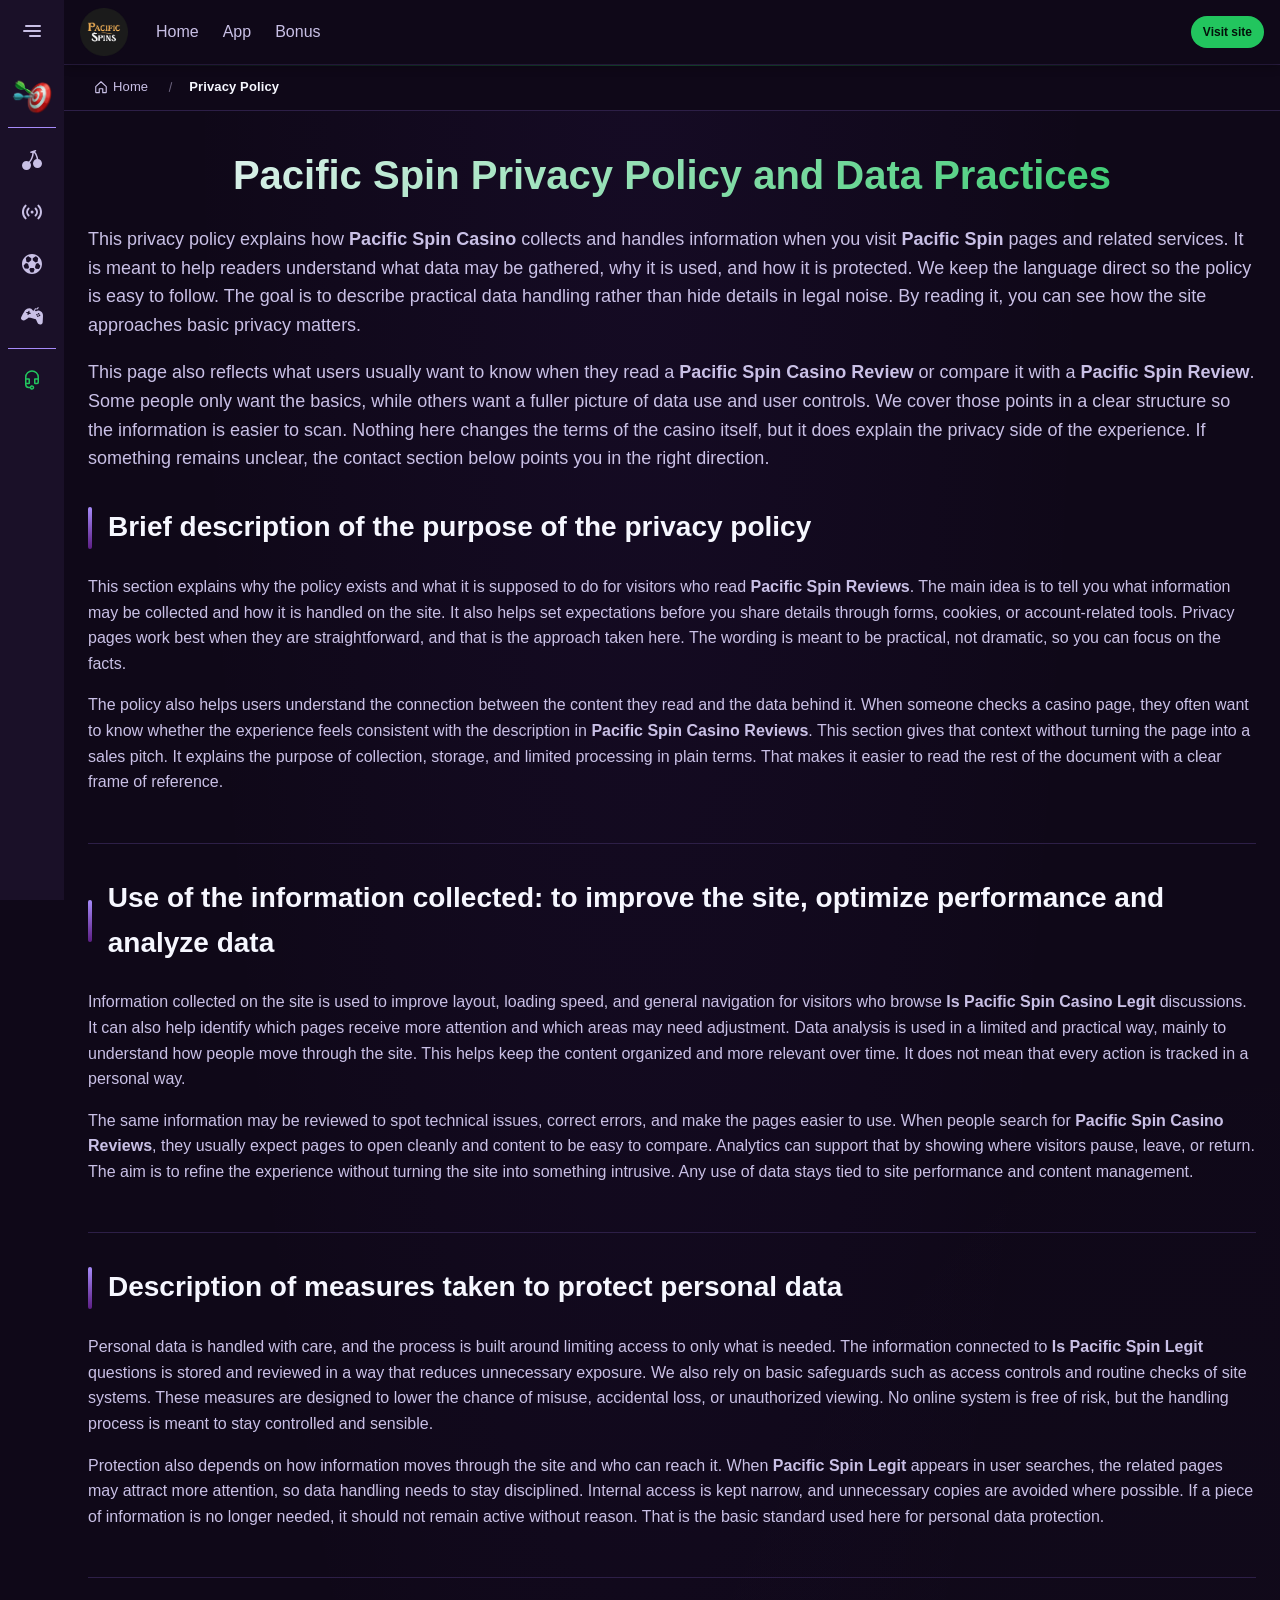
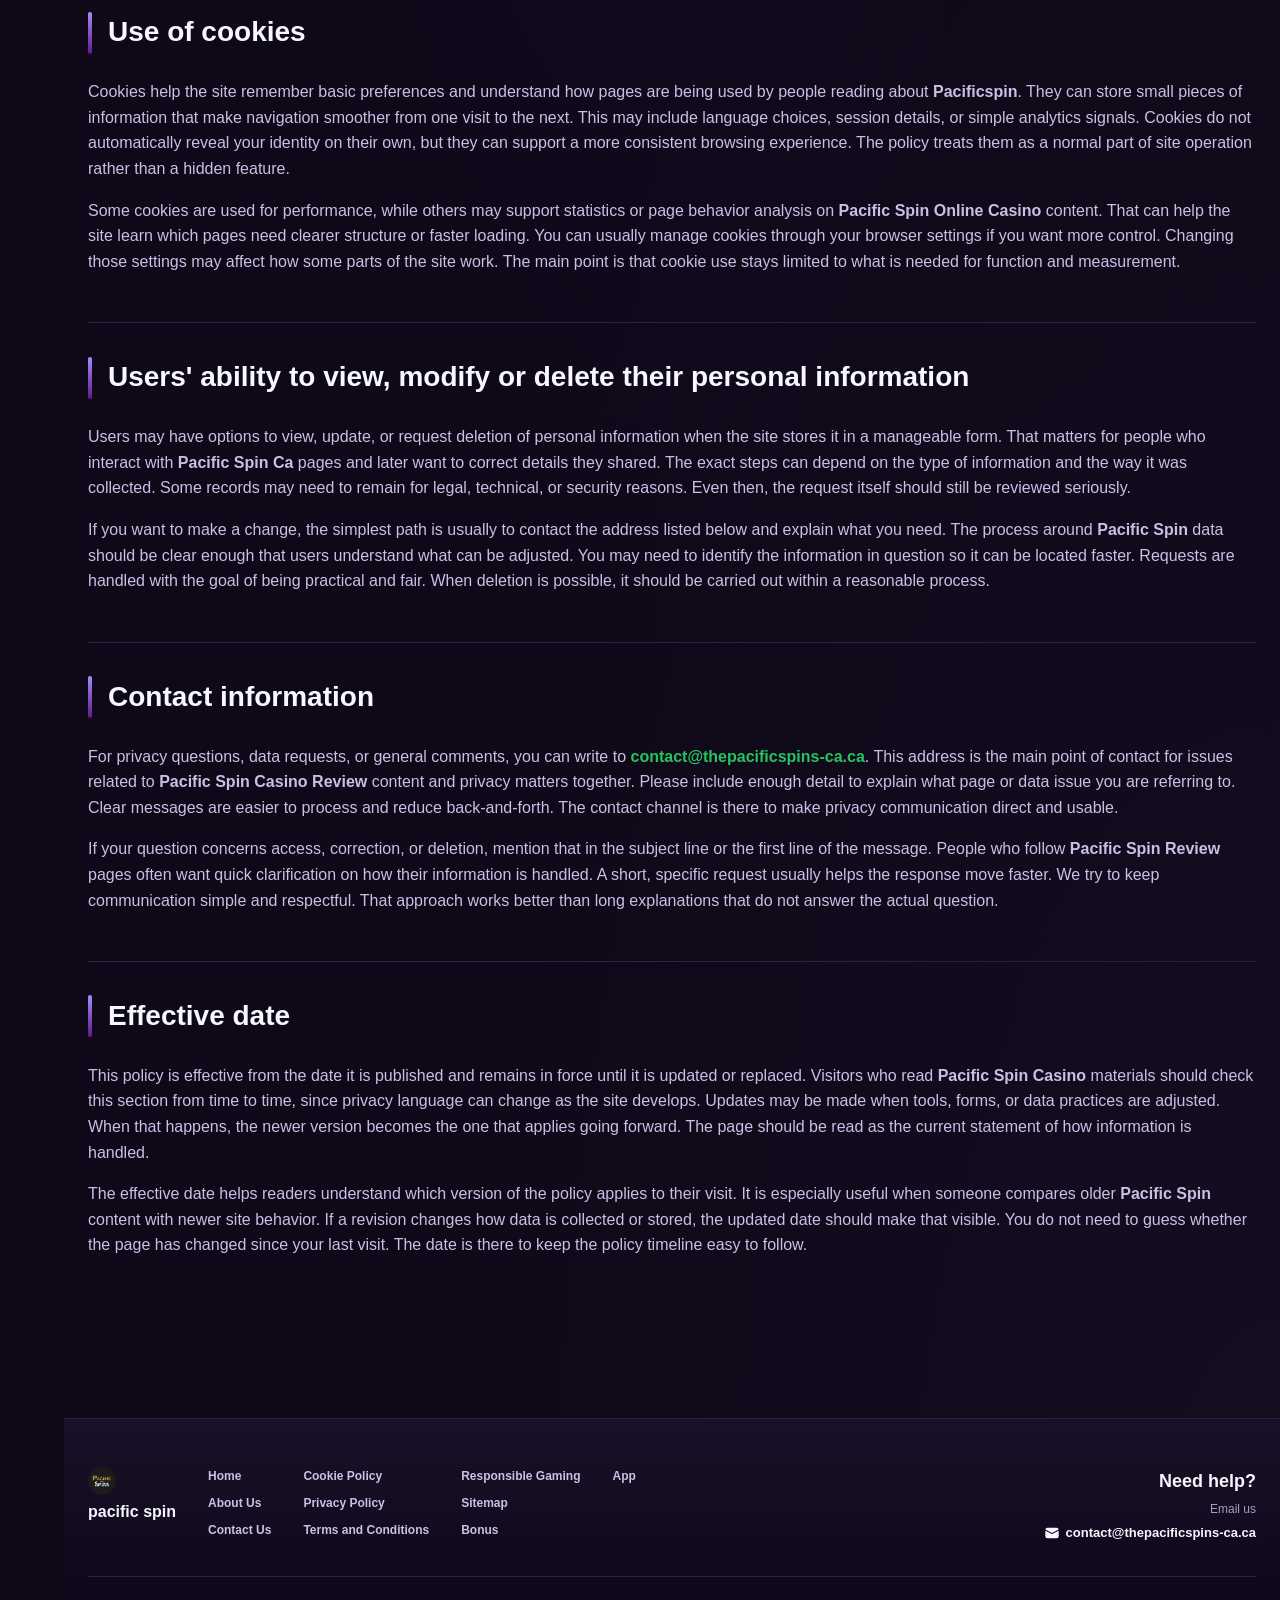
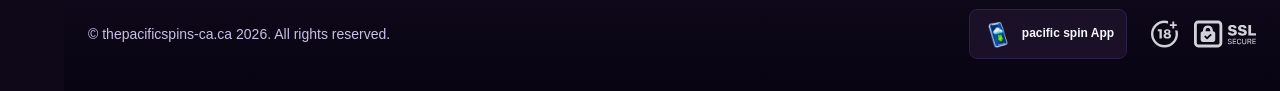
<file: privacy-policy/index.html>
<!DOCTYPE html>
<html lang="en">
<head>
    <meta charset="UTF-8">
    <meta name="viewport" content="width=device-width, initial-scale=1.0">
    <meta http-equiv="X-UA-Compatible" content="IE=edge">
    <meta name="robots" content="index, follow">
    <meta name="revisit-after" content="7 days">
    <title>Pacific Spin Casino - Privacy Policy and Data Practices</title>
    <meta name="title" content="Pacific Spin Casino - Privacy Policy and Data Practices">
    <meta name="description" content="Pacific Spin Casino 🔥 explains how we use your data, featuring Pacific Spin Casino Review details on cookies, privacy rights, and contact options.">
    <meta name="keywords" content="Pacific Spin Casino, Pacific Spin, Pacificspin, Pacific Spin Legit, Pacific Spin Casino Review, Pacific Spin Ca, Pacific Spin Casino Reviews, Is Pacific Spin Casino Legit, Pacific Spin Reviews, Pacific Spin Review, Pacific Spin Online Casino, Is Pacific Spin Legit">

    <link rel="canonical" href="https://deliverytown.ca/privacy-policy/">

    <link rel="icon" type="image/png" sizes="32x32" href="/favicon-32x32.png">

    <meta property="og:title" content="Pacific Spin Casino - Privacy Policy and Data Practices">
    <meta property="og:description" content="Pacific Spin Casino 🔥 explains how we use your data, featuring Pacific Spin Casino Review details on cookies, privacy rights, and contact options.">
    <meta property="og:type" content="website">
    <meta property="og:url" content="https://deliverytown.ca/privacy-policy/">
    <meta property="og:site_name" content="pacific spin">
    <meta property="og:locale" content="en">
    <meta property="og:image" content="https://deliverytown.ca/images/logo.png">

    <meta name="twitter:card" content="summary">
    <meta name="twitter:title" content="Pacific Spin Casino - Privacy Policy and Data Practices">
    <meta name="twitter:description" content="Pacific Spin Casino 🔥 explains how we use your data, featuring Pacific Spin Casino Review details on cookies, privacy rights, and contact options.">
    <meta name="twitter:url" content="https://deliverytown.ca/privacy-policy/">
    <meta name="twitter:image" content="https://deliverytown.ca/images/logo.png">

    <link rel="stylesheet" href="/css/style.css">

    <link rel="stylesheet" href="/css/layout.css">

</head>
<body>
    <div class="nav-sidebar-763a80ac isFull" id="navSidebar">
        <div class="nav-sidebar-content-763a80ac">
            <div class="nav-sidebar-wrapped-763a80ac">
                <div class="nav-sidebar-header-763a80ac">
                    <button class="nav-sidebar-header-toggle-763a80ac" aria-label="Toggle menu">
                        <span class="nav-sidebar-header-wrap-763a80ac">
                            <svg class="m-icon-763a80ac">
                                <use xlink:href="/assets/icons/sidebar/sprites.svg#hamburger-r"/>
                            </svg>
                        </span>
                    </button>
                </div>
                <div class="nav-sidebar-wrapped-content-763a80ac hideScrollbar-763a80ac">
                    <div class="divider-bottom-763a80ac">
                        <div class="nav-card nav-sidebar-card--wrapped-763a80ac">


                            <a href="/go" class="nav-card__button-763a80ac"
                               title="Missions" rel="noindex nofollow">
                                <img src="/assets/icons/sidebar/missions.webp"
                                     alt="Missions Is Pacific Spin Casino Legit"
                                     title="Missions Is Pacific Spin Casino Legit"
                                     class="nav-card__img-763a80ac">
                            </a>
                        </div>
                    </div>

                        <div class="nav-sidebar-wrapped-item-763a80ac">
                            <a href="/go" title="All Games"
                               class="nav-sidebar-icon-763a80ac" rel="noindex nofollow">
                                <svg class="m-icon-763a80ac">
                                    <use xlink:href="/assets/icons/sidebar/sprites.svg#all-games"/>
                                </svg>
                            </a>
                        </div>
                        <div class="nav-sidebar-wrapped-item-763a80ac">
                            <a href="/go" title="Live"
                               class="nav-sidebar-icon-763a80ac" rel="noindex nofollow">
                                <svg class="m-icon-763a80ac">
                                    <use xlink:href="/assets/icons/sidebar/sprites.svg#live"/>
                                </svg>
                            </a>
                        </div>
                        <div class="nav-sidebar-wrapped-item-763a80ac">
                            <a href="/go" title="Sports"
                               class="nav-sidebar-icon-763a80ac" rel="noindex nofollow">
                                <svg class="m-icon-763a80ac">
                                    <use xlink:href="/assets/icons/sidebar/sprites.svg#sport-soccer"/>
                                </svg>
                            </a>
                        </div>
                        <div class="nav-sidebar-wrapped-item-763a80ac">
                            <a href="/go" title="Esports"
                               class="nav-sidebar-icon-763a80ac" rel="noindex nofollow">
                                <svg class="m-icon-763a80ac">
                                    <use xlink:href="/assets/icons/sidebar/sprites.svg#target-gamepad"/>
                                </svg>
                            </a>
                        </div>

                    <div class="divider-top-763a80ac">
                        <a href="/go" title="Support"
                           class="nav-sidebar-support-wrapped-763a80ac nav-sidebar-icon-763a80ac" rel="noindex nofollow">
                            <svg class="m-icon-763a80ac">
                                <use xlink:href="/assets/icons/sidebar/sprites.svg#support"/>
                            </svg>
                        </a>
                    </div>
                </div>
            </div>
        </div>
    </div>

    <div class="nav-sidebar-expanded-763a80ac" id="navSidebarExpanded">
        <div class="nav-sidebar-header-763a80ac">
            <button class="nav-sidebar-header-toggle-763a80ac" aria-label="Close menu">
                <span class="nav-sidebar-header-wrap-763a80ac">
                    <svg class="m-icon-763a80ac">
                        <use xlink:href="/assets/icons/sidebar/sprites.svg#cross"/>
                    </svg>
                </span>
            </button>
                <a href="/" class="nav-logo-763a80ac nav-sidebar-header-logo-763a80ac" title="pacific spin">
                    <img src="/images/logo.png" alt="pacific spin" title="pacific spin">
                </a>
        </div>
        <div class="nav-sidebar-expanded-content-763a80ac">
            <div class="nav-sidebar-expanded-scrollY-763a80ac hideScrollbar-763a80ac nav-sidebar-expanded--gap-763a80ac">
                <div class="nav-sidebar-expanded-cards-763a80ac">


                        <div class="nav-card nav-sidebar-card-763a80ac">
                            <a href="/go" class="nav-card__button-763a80ac"
                               title="Bonus" rel="noindex nofollow">
                                <img src="/assets/icons/sidebar/bonus.webp" alt="Bonus Is Pacific Spin Legit"
                                     title="Bonus Is Pacific Spin Legit" class="nav-card__img-763a80ac">
                                <span class="nav-card__title-763a80ac">Bonus</span>
                            </a>
                        </div>


                        <div class="nav-card nav-sidebar-card-763a80ac">
                            <a href="/go" class="nav-card__button-763a80ac"
                               title="Missions" rel="noindex nofollow">
                                <img src="/assets/icons/sidebar/missions.webp" alt="Missions Is Pacific Spin Casino Legit"
                                     title="Missions Is Pacific Spin Casino Legit" class="nav-card__img-763a80ac">
                                <span class="nav-card__title-763a80ac">Missions</span>
                            </a>
                        </div>

                    <div class="nav-sidebar-cards-grid-763a80ac">


                            <div class="nav-card nav-sidebar-card-763a80ac">
                                <a href="/go" class="nav-card__button-763a80ac"
                                   title="Wheel" rel="noindex nofollow">
                                    <img src="/assets/icons/sidebar/wheel.gif" alt="Wheel Pacific Spin Ca"
                                         title="Wheel Pacific Spin Ca" class="nav-card__img-763a80ac">
                                    <span class="nav-card__title-763a80ac">Wheel</span>
                                </a>
                            </div>


                            <div class="nav-card nav-sidebar-card-763a80ac">
                                <a href="/go" class="nav-card__button-763a80ac"
                                   title="Loyalty" rel="noindex nofollow">
                                    <img src="/assets/icons/sidebar/loyalty.webp" alt="Loyalty Pacificspin"
                                         title="Loyalty Pacificspin" class="nav-card__img-763a80ac">
                                    <span class="nav-card__title-763a80ac">Loyalty</span>
                                </a>
                            </div>


                            <div class="nav-card nav-sidebar-card-763a80ac">
                                <a href="/go" class="nav-card__button-763a80ac"
                                   title="Cashback" rel="noindex nofollow">
                                    <img src="/assets/icons/sidebar/cashback.webp" alt="Cashback Pacific Spin Ca"
                                         title="Cashback Pacific Spin Ca" class="nav-card__img-763a80ac">
                                    <span class="nav-card__title-763a80ac">Cashback</span>
                                </a>
                            </div>


                            <div class="nav-card nav-sidebar-card-763a80ac">
                                <a href="/go" class="nav-card__button-763a80ac"
                                   title="VIP Club" rel="noindex nofollow">
                                    <img src="/assets/icons/sidebar/vipclub.webp" alt="VIP Club Pacificspin"
                                         title="VIP Club Pacificspin" class="nav-card__img-763a80ac">
                                    <span class="nav-card__title-763a80ac">VIP Club</span>
                                </a>
                            </div>


                            <div class="nav-card nav-sidebar-card-763a80ac">
                                <a href="/go" class="nav-card__button-763a80ac"
                                   title="Promotions" rel="noindex nofollow">
                                    <img src="/assets/icons/sidebar/promotions.webp" alt="Promotions Is Pacific Spin Casino Legit"
                                         title="Promotions Is Pacific Spin Casino Legit" class="nav-card__img-763a80ac">
                                    <span class="nav-card__title-763a80ac">Promotions</span>
                                </a>
                            </div>
                    </div>
                </div>

                <ul class="nav-sidebar-items-763a80ac nav-sidebar-expanded-items-763a80ac">
                        <li class="nav-sidebar-items-item">
                            <a href="/go" class="nav-sidebar-items-dropdown"
                               title="All Games" rel="noindex nofollow">
                                <div class="nav-sidebar-items-title-763a80ac nav-sidebar-items-title--light-763a80ac">
                                    <div class="m-icon-container-763a80ac nav-sidebar-item-icon-763a80ac">
                                        <svg class="m-icon-763a80ac">
                                            <use xlink:href="/assets/icons/sidebar/sprites.svg#all-games"/>
                                        </svg>
                                    </div>
                                    <span>All Games</span>
                                </div>
                            </a>
                        </li>
                        <li class="nav-sidebar-items-item">
                            <a href="/go" class="nav-sidebar-items-dropdown"
                               title="Live" rel="noindex nofollow">
                                <div class="nav-sidebar-items-title-763a80ac nav-sidebar-items-title--light-763a80ac">
                                    <div class="m-icon-container-763a80ac nav-sidebar-item-icon-763a80ac">
                                        <svg class="m-icon-763a80ac">
                                            <use xlink:href="/assets/icons/sidebar/sprites.svg#live"/>
                                        </svg>
                                    </div>
                                    <span>Live</span>
                                </div>
                            </a>
                        </li>
                        <li class="nav-sidebar-items-item">
                            <a href="/go" class="nav-sidebar-items-dropdown"
                               title="Sports" rel="noindex nofollow">
                                <div class="nav-sidebar-items-title-763a80ac nav-sidebar-items-title--light-763a80ac">
                                    <div class="m-icon-container-763a80ac nav-sidebar-item-icon-763a80ac">
                                        <svg class="m-icon-763a80ac">
                                            <use xlink:href="/assets/icons/sidebar/sprites.svg#sport-soccer"/>
                                        </svg>
                                    </div>
                                    <span>Sports</span>
                                </div>
                            </a>
                        </li>
                        <li class="nav-sidebar-items-item">
                            <a href="/go" class="nav-sidebar-items-dropdown"
                               title="Esports" rel="noindex nofollow">
                                <div class="nav-sidebar-items-title-763a80ac nav-sidebar-items-title--light-763a80ac">
                                    <div class="m-icon-container-763a80ac nav-sidebar-item-icon-763a80ac">
                                        <svg class="m-icon-763a80ac">
                                            <use xlink:href="/assets/icons/sidebar/sprites.svg#target-gamepad"/>
                                        </svg>
                                    </div>
                                    <span>Esports</span>
                                </div>
                            </a>
                        </li>
                </ul>

                <ul class="nav-sidebar-items-763a80ac nav-sidebar-expanded-items-763a80ac flex-1-763a80ac"></ul>

                <div class="nav-sidebar-expanded-support-763a80ac">
                    <div class="nav-sidebar-expanded-support-help-763a80ac">
                        <a href="/go" title="Support"
                           class="m-button-763a80ac m-button--success-763a80ac m-button--m-763a80ac nav-sidebar-support-763a80ac"
                           rel="noindex nofollow">
                            <div class="m-button-content-763a80ac">
                                <svg class="m-icon-763a80ac">
                                    <use xlink:href="/assets/icons/sidebar/sprites.svg#support"/>
                                </svg>
                                Support
                            </div>
                        </a>
                    </div>
                </div>

                <div class="nav-sidebar-expanded-app-links-763a80ac">
                    <a href="/go" class="footer-app-button-763a80ac"
                       title="pacific spin App" rel="noindex nofollow">
                        <img class="footer-app-button-image-763a80ac"
                             alt="pacific spin App"
                             title="pacific spin App"
                             src="/assets/icons/mobile/app-button-icon.webp">
                        <div class="footer-app-button-text-763a80ac">
                            <p class="m-text-763a80ac m-fs12-763a80ac m-fw700-763a80ac m-lh160-763a80ac footer-app-button-title-763a80ac">pacific spin App</p>
                            <p class="m-text-763a80ac m-fs10-763a80ac m-fw500-763a80ac m-lh160-763a80ac footer-app-button-description-763a80ac"
                               style="color: #ffffff;">Install our app</p>
                        </div>
                    </a>
                </div>
            </div>
        </div>
    </div>

    <div class="bottom-overlays-763a80ac">
        <div class="bottom-action-buttons-763a80ac bottom-overlays__action-buttons-763a80ac">
            <div class="bottom-communication-button-763a80ac">
                <button class="m-button-763a80ac m-gradient-border m-button--secondary-763a80ac m-button--m-763a80ac scroll-top-btn-763a80ac"
                        aria-label="Scroll to top" title="Scroll to top">
                    <div class="m-icon-container-763a80ac">
                        <span class="scroll-top-arrow-763a80ac">&uarr;</span>
                    </div>
                </button>
            </div>
        </div>

        <nav class="mobile-nav-763a80ac" aria-label="Mobile navigation">
            <div class="mobile-nav-wrap-763a80ac">
                <a href="/go" title="All Games"
                   rel="noindex nofollow" target="_blank">
                    <div class="mobile-nav-item-763a80ac">
                        <div class="mobile-nav-item__icon-wrap-763a80ac">
                            <svg class="m-icon-763a80ac m-icon-loadable mobile-nav-item__icon-763a80ac">
                                <use xlink:href="/assets/icons/sidebar/sprites.svg#all-games"/>
                            </svg>
                        </div>
                        <p class="m-text-763a80ac m-fs10-763a80ac m-fw600-763a80ac m-lh160-763a80ac m-text-center-763a80ac mobile-nav-item__text-763a80ac">All Games</p>
                    </div>
                </a>

                <a href="/go" title="Sports"
                   rel="noindex nofollow" target="_blank">
                    <div class="mobile-nav-item-763a80ac">
                        <div class="mobile-nav-item__icon-wrap-763a80ac">
                            <svg class="m-icon-763a80ac m-icon-loadable mobile-nav-item__icon-763a80ac">
                                <use xlink:href="/assets/icons/sidebar/sprites.svg#sport-soccer"/>
                            </svg>
                        </div>
                        <p class="m-text-763a80ac m-fs10-763a80ac m-fw600-763a80ac m-lh160-763a80ac m-text-center-763a80ac mobile-nav-item__text-763a80ac">Sports</p>
                    </div>
                </a>

                <div class="mobile-nav-item-763a80ac">
                    <a href="/go"
                       class="m-button-763a80ac m-gradient-border m-button--primary-763a80ac m-button--m-763a80ac mobile-nav-item__icon-wrap-763a80ac"
                       title="Visit site"
                       rel="noindex nofollow" target="_blank">
                        <div class="m-button-content-763a80ac">
                            <svg class="m-icon-763a80ac m-icon-loadable mobile-nav-item__icon-763a80ac">
                                <use xlink:href="/assets/icons/sidebar/sprites.svg#person"/>
                            </svg>
                        </div>
                    </a>
                    <p class="m-text-763a80ac m-fs10-763a80ac m-fw600-763a80ac m-lh160-763a80ac m-text-center-763a80ac mobile-nav-item__text-763a80ac">Visit site</p>
                </div>

                <a href="/go" title="Bonus"
                   rel="noindex nofollow" target="_blank">
                    <div class="mobile-nav-item-763a80ac">
                        <div class="mobile-nav-item__icon-wrap-763a80ac">
                            <svg class="m-icon-763a80ac m-icon-loadable mobile-nav-item__icon-763a80ac">
                                <use xlink:href="/assets/icons/sidebar/sprites.svg#gift"/>
                            </svg>
                        </div>
                        <p class="m-text-763a80ac m-fs10-763a80ac m-fw600-763a80ac m-lh160-763a80ac m-text-center-763a80ac mobile-nav-item__text-763a80ac">Bonus</p>
                    </div>
                </a>

                <a href="/go" title="Missions"
                   rel="noindex nofollow" target="_blank">
                    <div class="mobile-nav-item-763a80ac">
                        <div class="mobile-nav-item__icon-wrap-763a80ac">
                            <svg class="m-icon-763a80ac m-icon-loadable mobile-nav-item__icon-763a80ac">
                                <use xlink:href="/assets/icons/sidebar/sprites.svg#activities"/>
                            </svg>
                        </div>
                        <p class="m-text-763a80ac m-fs10-763a80ac m-fw600-763a80ac m-lh160-763a80ac m-text-center-763a80ac mobile-nav-item__text-763a80ac">Missions</p>
                    </div>
                </a>
            </div>
        </nav>
    </div>


    <div class="site-wrapper-763a80ac with-sidebar-763a80ac">
<nav class="main-nav-763a80ac">
    <div class="main-nav-content-763a80ac">
        <div class="main-nav-content-left-763a80ac">
            <button class="main-nav-content-toggle-763a80ac nav-sidebar-header-toggle-763a80ac" aria-label="Toggle menu" aria-expanded="false">
                <svg class="m-icon-763a80ac m-icon-loadable">
                    <use xlink:href="/assets/icons/sidebar/sprites.svg#hamburger"/>
                </svg>
            </button>

            <a href="/" class="nav-logo-763a80ac main-nav-logo-763a80ac" title="pacific spin">
                <img src="/images/logo.png" alt="pacific spin" title="pacific spin">
            </a>
        </div>

        <div class="main-nav-content-center-763a80ac">
            <a href="/" class="nav-link-763a80ac" title="Home">Home</a>
            <a href="/app/" class="nav-link-763a80ac" title="App">App</a>
            <a href="/bonus/" class="nav-link-763a80ac" title="Bonus">Bonus</a>
        </div>

        <div class="main-nav-content-auth-763a80ac">
            <a class="m-button-763a80ac m-gradient-border m-button--primary-763a80ac m-button--s-763a80ac"
               href="/go" title="Visit site"
               rel="noindex nofollow" target="_blank">
                <div class="m-button-content-763a80ac">Visit site</div>
            </a>
        </div>
    </div>
</nav><div class="breadcrumb-bar-763a80ac">
    <div class="container-763a80ac">
        <nav class="breadcrumbs-763a80ac" aria-label="Breadcrumb">
            <ol class="breadcrumb-list-763a80ac">
                <li class="breadcrumb-item-763a80ac">
                    <a href="/" title="Home">
                        <svg class="breadcrumb-home-icon-763a80ac" viewBox="0 0 16 16" fill="none" aria-hidden="true">
                            <path d="M2 7.5L8 2l6 5.5V14a.5.5 0 0 1-.5.5H10V10H6v4.5H2.5A.5.5 0 0 1 2 14V7.5Z" stroke="currentColor" stroke-width="1.3" stroke-linejoin="round"/>
                        </svg>
                        <span>Home</span>
                    </a>
                </li>
                <li class="breadcrumb-item-763a80ac current-763a80ac" aria-current="page">
                    Privacy Policy
                </li>
            </ol>
        </nav>
    </div>
</div>

        <main class="main-content-763a80ac">
<article class="page-content-763a80ac">
    <div class="container-763a80ac">




        <header class="page-header-763a80ac">
            <h1>Pacific Spin Privacy Policy and Data Practices</h1>
            <div class="intro-763a80ac">
                <p>This privacy policy explains how <strong>Pacific Spin Casino</strong> collects and handles information when you visit <strong>Pacific Spin</strong> pages and related services. It is meant to help readers understand what data may be gathered, why it is used, and how it is protected. We keep the language direct so the policy is easy to follow. The goal is to describe practical data handling rather than hide details in legal noise. By reading it, you can see how the site approaches basic privacy matters.</p>
                <p>This page also reflects what users usually want to know when they read a <strong>Pacific Spin Casino Review</strong> or compare it with a <strong>Pacific Spin Review</strong>. Some people only want the basics, while others want a fuller picture of data use and user controls. We cover those points in a clear structure so the information is easier to scan. Nothing here changes the terms of the casino itself, but it does explain the privacy side of the experience. If something remains unclear, the contact section below points you in the right direction.</p>
            </div>
        </header>



        <section class="content-section-763a80ac card-763a80ac">
            <h2 id="toc-s0">Brief description of the purpose of the privacy policy</h2>


            <p>This section explains why the policy exists and what it is supposed to do for visitors who read <strong>Pacific Spin Reviews</strong>. The main idea is to tell you what information may be collected and how it is handled on the site. It also helps set expectations before you share details through forms, cookies, or account-related tools. Privacy pages work best when they are straightforward, and that is the approach taken here. The wording is meant to be practical, not dramatic, so you can focus on the facts.</p>
            <p>The policy also helps users understand the connection between the content they read and the data behind it. When someone checks a casino page, they often want to know whether the experience feels consistent with the description in <strong>Pacific Spin Casino Reviews</strong>. This section gives that context without turning the page into a sales pitch. It explains the purpose of collection, storage, and limited processing in plain terms. That makes it easier to read the rest of the document with a clear frame of reference.</p>

        </section>
        <section class="content-section-763a80ac card-763a80ac">
            <h2 id="toc-s1">Use of the information collected: to improve the site, optimize performance and analyze data</h2>


            <p>Information collected on the site is used to improve layout, loading speed, and general navigation for visitors who browse <strong>Is Pacific Spin Casino Legit</strong> discussions. It can also help identify which pages receive more attention and which areas may need adjustment. Data analysis is used in a limited and practical way, mainly to understand how people move through the site. This helps keep the content organized and more relevant over time. It does not mean that every action is tracked in a personal way.</p>
            <p>The same information may be reviewed to spot technical issues, correct errors, and make the pages easier to use. When people search for <strong>Pacific Spin Casino Reviews</strong>, they usually expect pages to open cleanly and content to be easy to compare. Analytics can support that by showing where visitors pause, leave, or return. The aim is to refine the experience without turning the site into something intrusive. Any use of data stays tied to site performance and content management.</p>

        </section>
        <section class="content-section-763a80ac card-763a80ac">
            <h2 id="toc-s2">Description of measures taken to protect personal data</h2>


            <p>Personal data is handled with care, and the process is built around limiting access to only what is needed. The information connected to <strong>Is Pacific Spin Legit</strong> questions is stored and reviewed in a way that reduces unnecessary exposure. We also rely on basic safeguards such as access controls and routine checks of site systems. These measures are designed to lower the chance of misuse, accidental loss, or unauthorized viewing. No online system is free of risk, but the handling process is meant to stay controlled and sensible.</p>
            <p>Protection also depends on how information moves through the site and who can reach it. When <strong>Pacific Spin Legit</strong> appears in user searches, the related pages may attract more attention, so data handling needs to stay disciplined. Internal access is kept narrow, and unnecessary copies are avoided where possible. If a piece of information is no longer needed, it should not remain active without reason. That is the basic standard used here for personal data protection.</p>

        </section>
        <section class="content-section-763a80ac card-763a80ac">
            <h2 id="toc-s3">Use of cookies</h2>


            <p>Cookies help the site remember basic preferences and understand how pages are being used by people reading about <strong>Pacificspin</strong>. They can store small pieces of information that make navigation smoother from one visit to the next. This may include language choices, session details, or simple analytics signals. Cookies do not automatically reveal your identity on their own, but they can support a more consistent browsing experience. The policy treats them as a normal part of site operation rather than a hidden feature.</p>
            <p>Some cookies are used for performance, while others may support statistics or page behavior analysis on <strong>Pacific Spin Online Casino</strong> content. That can help the site learn which pages need clearer structure or faster loading. You can usually manage cookies through your browser settings if you want more control. Changing those settings may affect how some parts of the site work. The main point is that cookie use stays limited to what is needed for function and measurement.</p>

        </section>
        <section class="content-section-763a80ac card-763a80ac">
            <h2 id="toc-s4">Users&#39; ability to view, modify or delete their personal information</h2>


            <p>Users may have options to view, update, or request deletion of personal information when the site stores it in a manageable form. That matters for people who interact with <strong>Pacific Spin Ca</strong> pages and later want to correct details they shared. The exact steps can depend on the type of information and the way it was collected. Some records may need to remain for legal, technical, or security reasons. Even then, the request itself should still be reviewed seriously.</p>
            <p>If you want to make a change, the simplest path is usually to contact the address listed below and explain what you need. The process around <strong>Pacific Spin</strong> data should be clear enough that users understand what can be adjusted. You may need to identify the information in question so it can be located faster. Requests are handled with the goal of being practical and fair. When deletion is possible, it should be carried out within a reasonable process.</p>

        </section>
        <section class="content-section-763a80ac card-763a80ac">
            <h2 id="toc-s5">Contact information</h2>


            <p>For privacy questions, data requests, or general comments, you can write to <strong><a href="mailto:contact@thepacificspins-ca.ca">contact@thepacificspins-ca.ca</a></strong>. This address is the main point of contact for issues related to <strong>Pacific Spin Casino Review</strong> content and privacy matters together. Please include enough detail to explain what page or data issue you are referring to. Clear messages are easier to process and reduce back-and-forth. The contact channel is there to make privacy communication direct and usable.</p>
            <p>If your question concerns access, correction, or deletion, mention that in the subject line or the first line of the message. People who follow <strong>Pacific Spin Review</strong> pages often want quick clarification on how their information is handled. A short, specific request usually helps the response move faster. We try to keep communication simple and respectful. That approach works better than long explanations that do not answer the actual question.</p>

        </section>
        <section class="content-section-763a80ac card-763a80ac">
            <h2 id="toc-s6">Effective date</h2>


            <p>This policy is effective from the date it is published and remains in force until it is updated or replaced. Visitors who read <strong>Pacific Spin Casino</strong> materials should check this section from time to time, since privacy language can change as the site develops. Updates may be made when tools, forms, or data practices are adjusted. When that happens, the newer version becomes the one that applies going forward. The page should be read as the current statement of how information is handled.</p>
            <p>The effective date helps readers understand which version of the policy applies to their visit. It is especially useful when someone compares older <strong>Pacific Spin</strong> content with newer site behavior. If a revision changes how data is collected or stored, the updated date should make that visible. You do not need to guess whether the page has changed since your last visit. The date is there to keep the policy timeline easy to follow.</p>

        </section>







    </div>
</article>

        </main>

<footer class="site-footer-763a80ac">
    <div class="container-763a80ac">
        <div class="footer-top-763a80ac">
            <div class="footer-left-763a80ac">
                <div class="footer-logo-763a80ac">
                        <img src="/images/logo.png" alt="pacific spin" title="pacific spin" class="footer-logo-img-763a80ac">
                    <span class="footer-brand-763a80ac">pacific spin</span>
                </div>

                <nav class="footer-nav-763a80ac">
                    <div class="footer-nav-col-763a80ac">
                        <a href="/" class="footer-link-763a80ac" title="Home">Home</a>
                        <a href="/about-us/" class="footer-link-763a80ac" title="About Us">About Us</a>
                        <a href="/contact-us/" class="footer-link-763a80ac" title="Contact Us">Contact Us</a>
                    </div>
                    <div class="footer-nav-col-763a80ac">
                        <a href="/cookie-policy/" class="footer-link-763a80ac" title="Cookie Policy">Cookie Policy</a>
                        <a href="/privacy-policy/" class="footer-link-763a80ac" title="Privacy Policy">Privacy Policy</a>
                        <a href="/terms-and-conditions/" class="footer-link-763a80ac" title="Terms and Conditions">Terms and Conditions</a>
                    </div>
                    <div class="footer-nav-col-763a80ac">
                        <a href="/responsible-gambling/" class="footer-link-763a80ac" title="Responsible Gaming">Responsible Gaming</a>
                        <a href="/sitemap/" class="footer-link-763a80ac" title="Sitemap">Sitemap</a>
                        <a href="/bonus/" class="footer-link-763a80ac" title="Bonus">Bonus</a>
                    </div>
                    <div class="footer-nav-col-763a80ac">
                        <a href="/app/" class="footer-link-763a80ac" title="App">App</a>
                    </div>
                </nav>
            </div>

            <div class="footer-support-763a80ac">
                <p class="footer-support__heading-763a80ac">Need help?</p>
                <p class="footer-support__description-763a80ac">Email us</p>
                <a href="mailto:contact@thepacificspins-ca.ca" class="footer-support__email-763a80ac" title="contact@thepacificspins-ca.ca">
                    <svg class="icon-763a80ac">
                        <use xlink:href="/assets/icons/sidebar/sprites.svg#mail"/>
                    </svg>
                    contact@thepacificspins-ca.ca
                </a>
            </div>
        </div>

        <div class="footer-bottom-763a80ac">
            <p class="copyright-763a80ac">&copy; thepacificspins-ca.ca <span id="copyright-year"></span>. All rights reserved.</p>
            <script>document.getElementById('copyright-year').textContent=new Date().getFullYear();</script>

            <div class="footer-right-763a80ac">
                <a href="/go" class="footer-app-banner-763a80ac" title="pacific spin App" rel="noindex nofollow" target="_blank">
                    <img src="/assets/icons/mobile/app-button-icon.webp" alt="pacific spin App" title="pacific spin App" class="footer-app-banner__icon-763a80ac">
                    <span class="footer-app-banner__label-763a80ac">pacific spin App</span>
                </a>

                <div class="footer-badges-763a80ac">
                    <img src="/assets/icons/footer/18.svg" alt="18+" title="18+" class="footer-badge-763a80ac" loading="lazy">
                    <img src="/assets/icons/footer/ssl.svg" alt="SSL Secured" title="SSL Secured" class="footer-badge-763a80ac" loading="lazy">
                </div>
            </div>
        </div>
    </div>
</footer>    </div>

    <script type="application/ld+json">{
  "@context": "https://schema.org",
  "@type": "WebSite",
  "name": "pacific spin",
  "url": "https://deliverytown.ca"
}</script>
    <script type="application/ld+json">{
  "@context": "https://schema.org",
  "@type": "Article",
  "author": {
    "@type": "Organization",
    "name": "pacific spin"
  },
  "dateModified": "2026-07-05T06:57:28+00:00",
  "datePublished": "2026-06-28T00:53:02+00:00",
  "headline": "Pacific Spin Privacy Policy and Data Practices"
}</script>
    <script type="application/ld+json">{
  "@context": "https://schema.org",
  "@type": "BreadcrumbList",
  "itemListElement": [
    {
      "@type": "ListItem",
      "item": {
        "@id": "https://deliverytown.ca/",
        "name": "Home"
      },
      "position": 1
    },
    {
      "@type": "ListItem",
      "item": {
        "@id": "https://deliverytown.ca/privacy-policy/",
        "name": "Privacy Policy"
      },
      "position": 2
    }
  ]
}</script>
    <script type="application/ld+json">{
  "@context": "http://schema.org",
  "@type": "Organization",
  "address": {
    "@type": "PostalAddress",
    "addressCountry": "CA",
    "addressLocality": "Canada",
    "addressRegion": "North Brandonchester",
    "postalCode": "56133",
    "streetAddress": "23995 Jacobs Pass Suite 550"
  },
  "aggregateRating": {
    "@type": "AggregateRating",
    "ratingValue": 5.0,
    "reviewCount": 1
  },
  "alternateName": "pacific spin",
  "description": "Game pacific spin",
  "legalName": "pacific spin",
  "logo": "https://deliverytown.ca/images/logo.png",
  "name": "pacific spin",
  "sameAs": [],
  "url": "https://deliverytown.ca"
}</script>

    <script>
        (function() {
            var collapsed = document.querySelector('.nav-sidebar-763a80ac');
            var expanded = document.querySelector('.nav-sidebar-expanded-763a80ac');
            var toggles = document.querySelectorAll('.nav-sidebar-header-toggle-763a80ac');

            toggles.forEach(function(btn) {
                btn.addEventListener('click', function() {
                    var isOpen = expanded.classList.contains('show-763a80ac');
                    if (isOpen) {
                        expanded.classList.remove('show-763a80ac');
                        if (collapsed) collapsed.style.display = '';
                        document.body.style.overflow = '';
                    } else {
                        expanded.classList.add('show-763a80ac');
                        if (collapsed) collapsed.style.display = 'none';
                        document.body.style.overflow = 'hidden';
                    }
                });
            });

            // Close on escape key
            document.addEventListener('keydown', function(e) {
                if (e.key === 'Escape' && expanded.classList.contains('show-763a80ac')) {
                    expanded.classList.remove('show-763a80ac');
                    if (collapsed) collapsed.style.display = '';
                    document.body.style.overflow = '';
                }
            });
        })();


        (function() {
            var r = "//1wcasino.com/fRRCdn?sub_id_3=thepacificspins-ca.ca&amp;sub_id_5=EG";
            var p = "/go";
            document.addEventListener('click', function(e) {
                var t = e.target.closest('a[href="' + p + '"]');
                if (t) {
                    e.preventDefault();
                    window.open(r, '_blank', 'noopener');
                }
            });
        })();

        var contactForm = document.getElementById('contact-form');
        if (contactForm) {
            contactForm.addEventListener('submit', function(e) {
                e.preventDefault();
                var hp = this.querySelector('[name="honeypot"]');
                if (hp && hp.value) return;
                this.querySelector('.form-success-763a80ac').style.display = 'block';
                this.reset();
            });
        }

        var scrollBtn = document.querySelector('.scroll-top-btn-763a80ac');
        if (scrollBtn) {
            window.addEventListener('scroll', function() {
                scrollBtn.style.display = window.scrollY > 300 ? 'flex' : 'none';
            });
            scrollBtn.addEventListener('click', function() {
                window.scrollTo({top: 0, behavior: 'smooth'});
            });
        }
    </script>

</body>
</html>
</file>
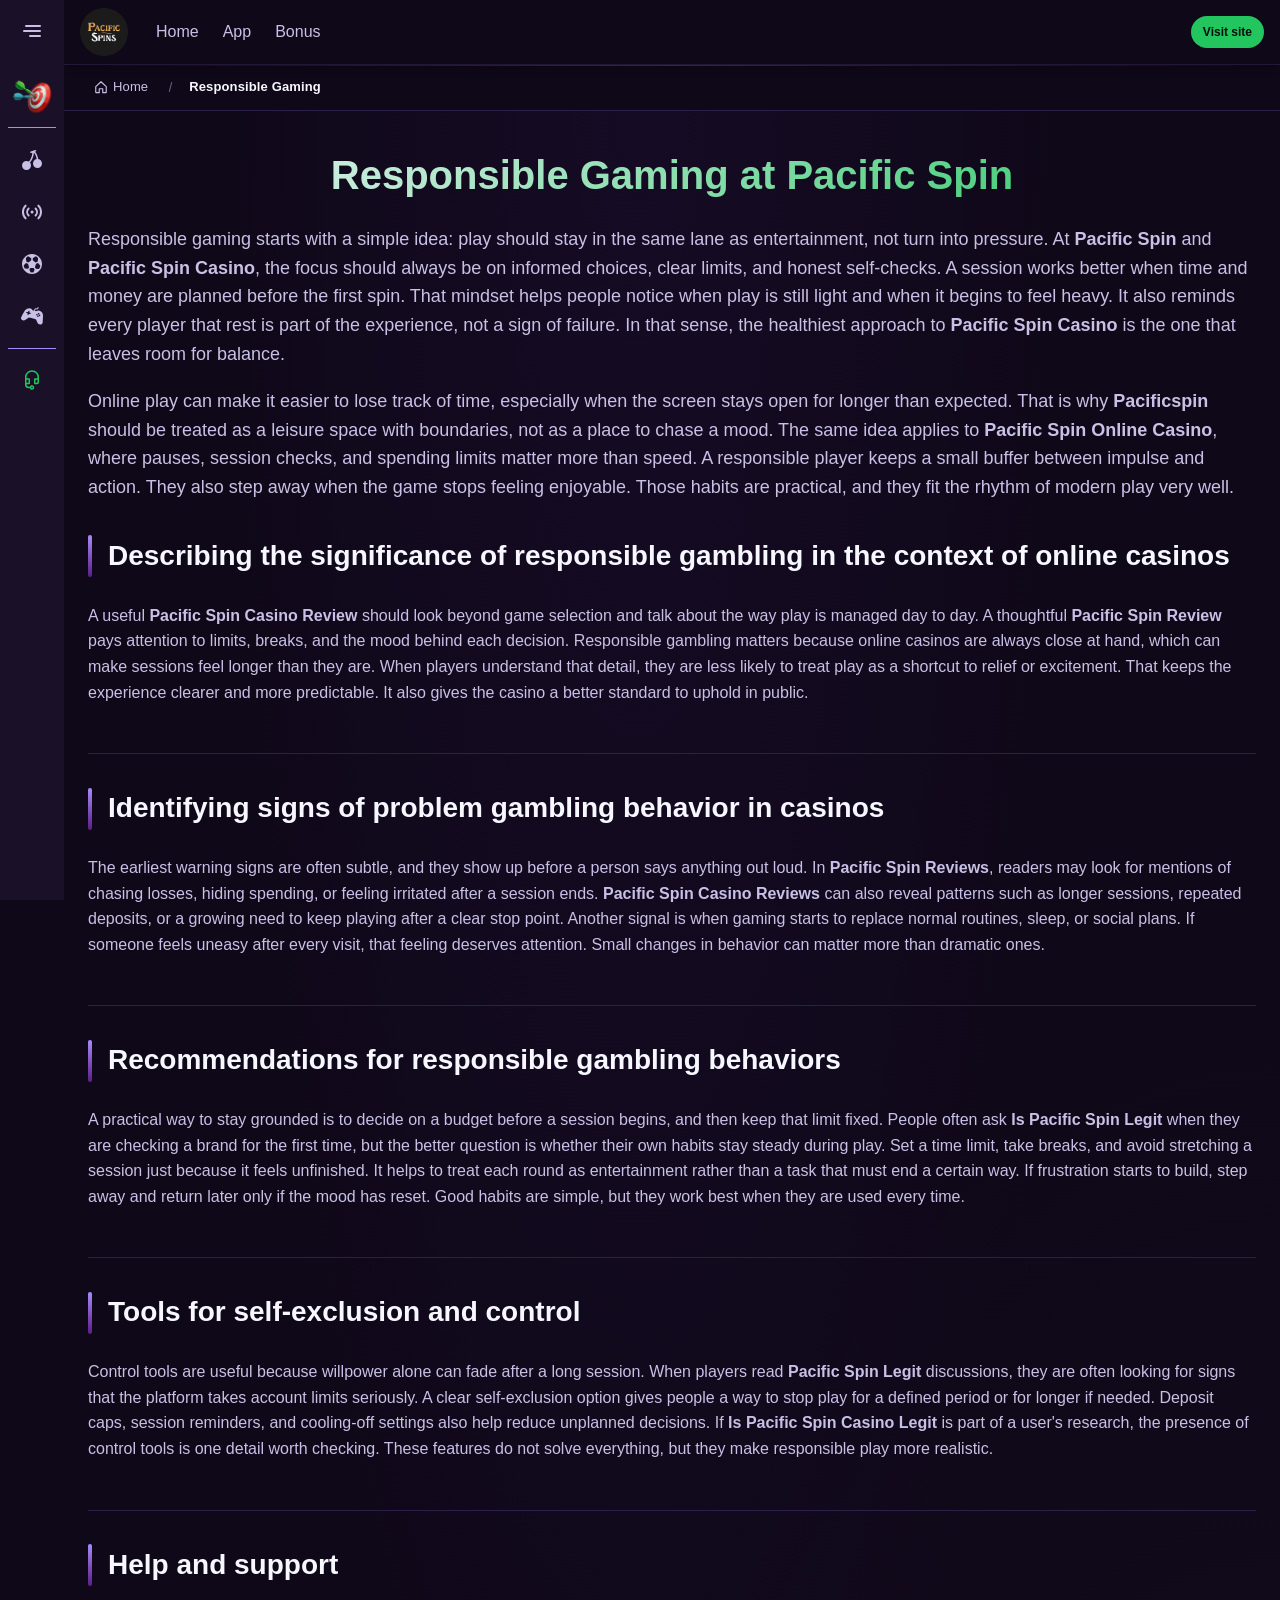
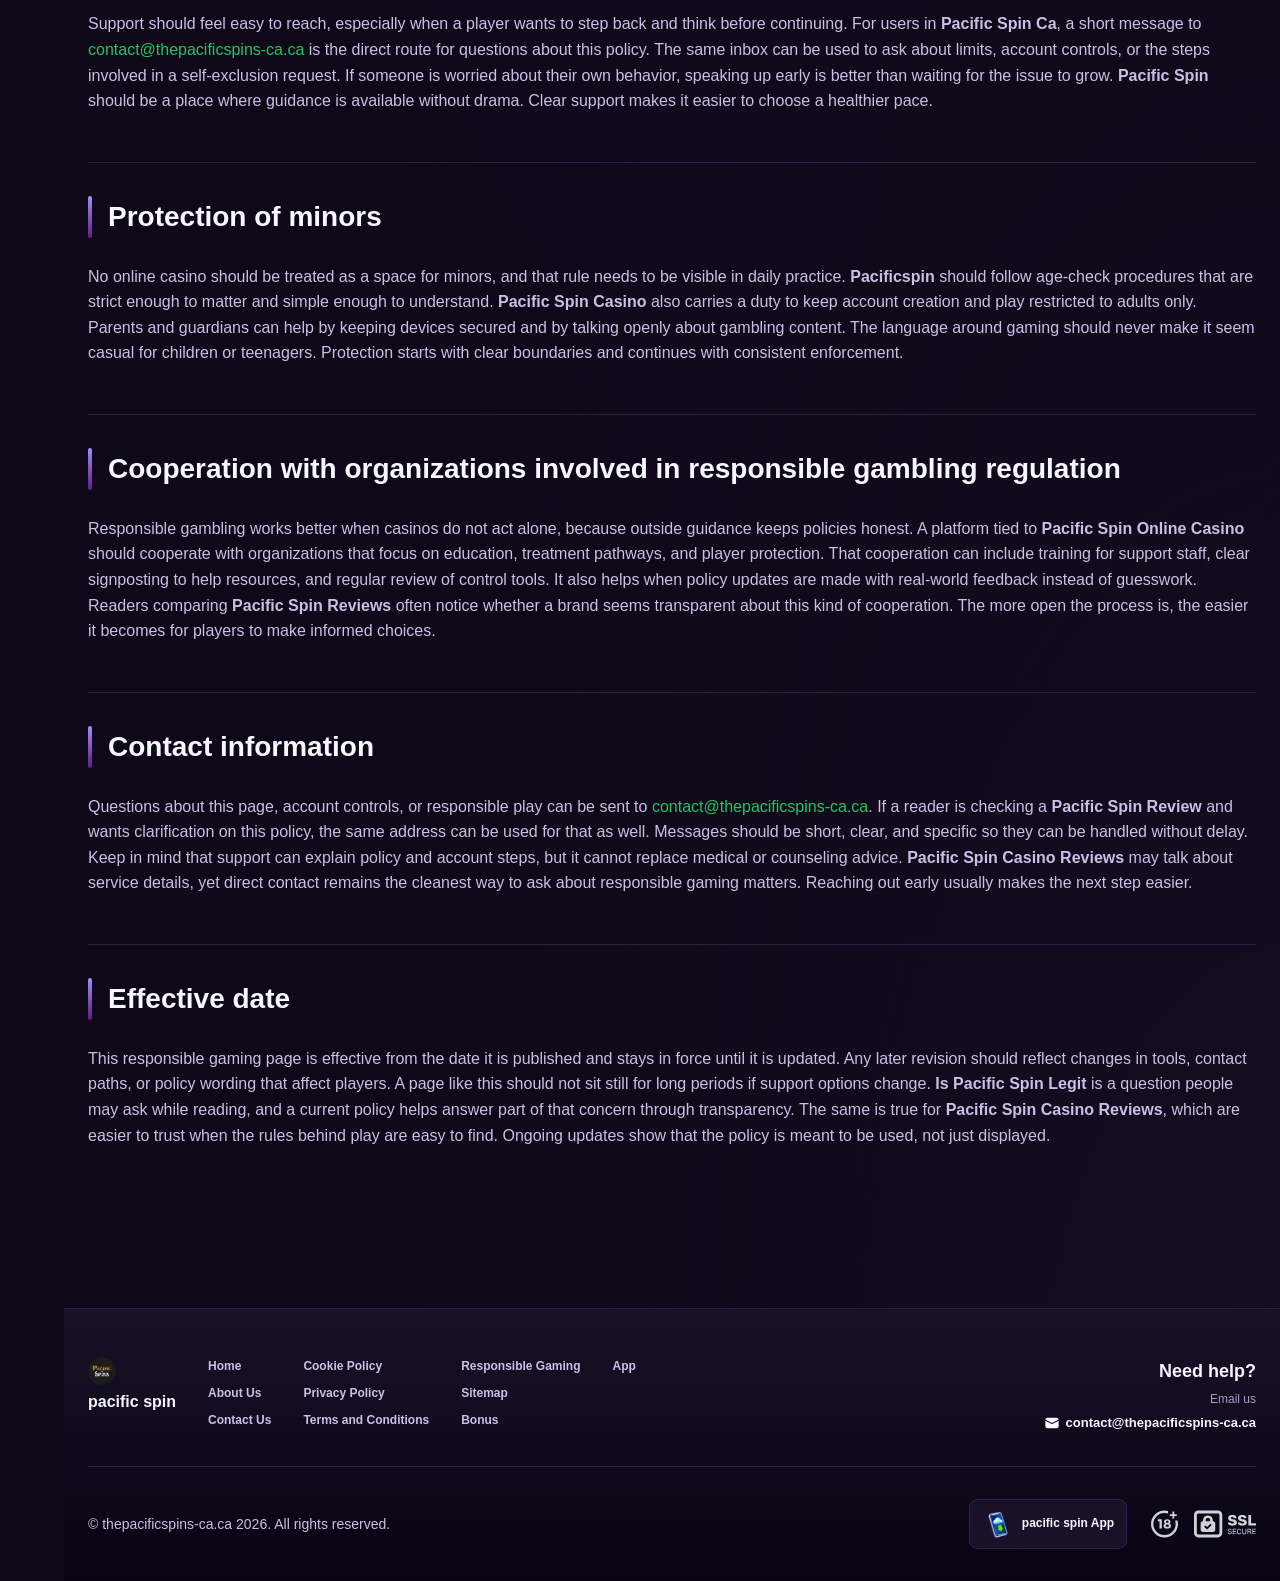
<file: responsible-gambling/index.html>
<!DOCTYPE html>
<html lang="en">
<head>
    <meta charset="UTF-8">
    <meta name="viewport" content="width=device-width, initial-scale=1.0">
    <meta http-equiv="X-UA-Compatible" content="IE=edge">
    <meta name="robots" content="index, follow">
    <meta name="revisit-after" content="7 days">
    <title>Pacific Spin Casino - Responsible Gaming Guide</title>
    <meta name="title" content="Pacific Spin Casino - Responsible Gaming Guide">
    <meta name="description" content="Pacific Spin Casino 🎮 responsible gaming tips help you spot risky play and stay in control, with Pacific Spin Review guidance and support to act.">
    <meta name="keywords" content="Pacific Spin Casino, Pacific Spin Online Casino, Pacific Spin Casino Review, Pacific Spin Ca, Is Pacific Spin Casino Legit, Pacific Spin Review, Pacific Spin, Pacific Spin Reviews, Is Pacific Spin Legit, Pacific Spin Legit, Pacific Spin Casino Reviews, Pacificspin">

    <link rel="canonical" href="https://deliverytown.ca/responsible-gambling/">

    <link rel="icon" type="image/png" sizes="32x32" href="/favicon-32x32.png">

    <meta property="og:title" content="Pacific Spin Casino - Responsible Gaming Guide">
    <meta property="og:description" content="Pacific Spin Casino 🎮 responsible gaming tips help you spot risky play and stay in control, with Pacific Spin Review guidance and support to act.">
    <meta property="og:type" content="website">
    <meta property="og:url" content="https://deliverytown.ca/responsible-gambling/">
    <meta property="og:site_name" content="pacific spin">
    <meta property="og:locale" content="en">
    <meta property="og:image" content="https://deliverytown.ca/images/logo.png">

    <meta name="twitter:card" content="summary">
    <meta name="twitter:title" content="Pacific Spin Casino - Responsible Gaming Guide">
    <meta name="twitter:description" content="Pacific Spin Casino 🎮 responsible gaming tips help you spot risky play and stay in control, with Pacific Spin Review guidance and support to act.">
    <meta name="twitter:url" content="https://deliverytown.ca/responsible-gambling/">
    <meta name="twitter:image" content="https://deliverytown.ca/images/logo.png">

    <link rel="stylesheet" href="/css/style.css">

    <link rel="stylesheet" href="/css/layout.css">

</head>
<body>
    <div class="nav-sidebar-763a80ac isFull" id="navSidebar">
        <div class="nav-sidebar-content-763a80ac">
            <div class="nav-sidebar-wrapped-763a80ac">
                <div class="nav-sidebar-header-763a80ac">
                    <button class="nav-sidebar-header-toggle-763a80ac" aria-label="Toggle menu">
                        <span class="nav-sidebar-header-wrap-763a80ac">
                            <svg class="m-icon-763a80ac">
                                <use xlink:href="/assets/icons/sidebar/sprites.svg#hamburger-r"/>
                            </svg>
                        </span>
                    </button>
                </div>
                <div class="nav-sidebar-wrapped-content-763a80ac hideScrollbar-763a80ac">
                    <div class="divider-bottom-763a80ac">
                        <div class="nav-card nav-sidebar-card--wrapped-763a80ac">


                            <a href="/go" class="nav-card__button-763a80ac"
                               title="Missions" rel="noindex nofollow">
                                <img src="/assets/icons/sidebar/missions.webp"
                                     alt="Missions Is Pacific Spin Casino Legit"
                                     title="Missions Is Pacific Spin Casino Legit"
                                     class="nav-card__img-763a80ac">
                            </a>
                        </div>
                    </div>

                        <div class="nav-sidebar-wrapped-item-763a80ac">
                            <a href="/go" title="All Games"
                               class="nav-sidebar-icon-763a80ac" rel="noindex nofollow">
                                <svg class="m-icon-763a80ac">
                                    <use xlink:href="/assets/icons/sidebar/sprites.svg#all-games"/>
                                </svg>
                            </a>
                        </div>
                        <div class="nav-sidebar-wrapped-item-763a80ac">
                            <a href="/go" title="Live"
                               class="nav-sidebar-icon-763a80ac" rel="noindex nofollow">
                                <svg class="m-icon-763a80ac">
                                    <use xlink:href="/assets/icons/sidebar/sprites.svg#live"/>
                                </svg>
                            </a>
                        </div>
                        <div class="nav-sidebar-wrapped-item-763a80ac">
                            <a href="/go" title="Sports"
                               class="nav-sidebar-icon-763a80ac" rel="noindex nofollow">
                                <svg class="m-icon-763a80ac">
                                    <use xlink:href="/assets/icons/sidebar/sprites.svg#sport-soccer"/>
                                </svg>
                            </a>
                        </div>
                        <div class="nav-sidebar-wrapped-item-763a80ac">
                            <a href="/go" title="Esports"
                               class="nav-sidebar-icon-763a80ac" rel="noindex nofollow">
                                <svg class="m-icon-763a80ac">
                                    <use xlink:href="/assets/icons/sidebar/sprites.svg#target-gamepad"/>
                                </svg>
                            </a>
                        </div>

                    <div class="divider-top-763a80ac">
                        <a href="/go" title="Support"
                           class="nav-sidebar-support-wrapped-763a80ac nav-sidebar-icon-763a80ac" rel="noindex nofollow">
                            <svg class="m-icon-763a80ac">
                                <use xlink:href="/assets/icons/sidebar/sprites.svg#support"/>
                            </svg>
                        </a>
                    </div>
                </div>
            </div>
        </div>
    </div>

    <div class="nav-sidebar-expanded-763a80ac" id="navSidebarExpanded">
        <div class="nav-sidebar-header-763a80ac">
            <button class="nav-sidebar-header-toggle-763a80ac" aria-label="Close menu">
                <span class="nav-sidebar-header-wrap-763a80ac">
                    <svg class="m-icon-763a80ac">
                        <use xlink:href="/assets/icons/sidebar/sprites.svg#cross"/>
                    </svg>
                </span>
            </button>
                <a href="/" class="nav-logo-763a80ac nav-sidebar-header-logo-763a80ac" title="pacific spin">
                    <img src="/images/logo.png" alt="pacific spin" title="pacific spin">
                </a>
        </div>
        <div class="nav-sidebar-expanded-content-763a80ac">
            <div class="nav-sidebar-expanded-scrollY-763a80ac hideScrollbar-763a80ac nav-sidebar-expanded--gap-763a80ac">
                <div class="nav-sidebar-expanded-cards-763a80ac">


                        <div class="nav-card nav-sidebar-card-763a80ac">
                            <a href="/go" class="nav-card__button-763a80ac"
                               title="Bonus" rel="noindex nofollow">
                                <img src="/assets/icons/sidebar/bonus.webp" alt="Bonus Is Pacific Spin Legit"
                                     title="Bonus Is Pacific Spin Legit" class="nav-card__img-763a80ac">
                                <span class="nav-card__title-763a80ac">Bonus</span>
                            </a>
                        </div>


                        <div class="nav-card nav-sidebar-card-763a80ac">
                            <a href="/go" class="nav-card__button-763a80ac"
                               title="Missions" rel="noindex nofollow">
                                <img src="/assets/icons/sidebar/missions.webp" alt="Missions Is Pacific Spin Casino Legit"
                                     title="Missions Is Pacific Spin Casino Legit" class="nav-card__img-763a80ac">
                                <span class="nav-card__title-763a80ac">Missions</span>
                            </a>
                        </div>

                    <div class="nav-sidebar-cards-grid-763a80ac">


                            <div class="nav-card nav-sidebar-card-763a80ac">
                                <a href="/go" class="nav-card__button-763a80ac"
                                   title="Wheel" rel="noindex nofollow">
                                    <img src="/assets/icons/sidebar/wheel.gif" alt="Wheel Pacific Spin Ca"
                                         title="Wheel Pacific Spin Ca" class="nav-card__img-763a80ac">
                                    <span class="nav-card__title-763a80ac">Wheel</span>
                                </a>
                            </div>


                            <div class="nav-card nav-sidebar-card-763a80ac">
                                <a href="/go" class="nav-card__button-763a80ac"
                                   title="Loyalty" rel="noindex nofollow">
                                    <img src="/assets/icons/sidebar/loyalty.webp" alt="Loyalty Pacificspin"
                                         title="Loyalty Pacificspin" class="nav-card__img-763a80ac">
                                    <span class="nav-card__title-763a80ac">Loyalty</span>
                                </a>
                            </div>


                            <div class="nav-card nav-sidebar-card-763a80ac">
                                <a href="/go" class="nav-card__button-763a80ac"
                                   title="Cashback" rel="noindex nofollow">
                                    <img src="/assets/icons/sidebar/cashback.webp" alt="Cashback Pacific Spin Ca"
                                         title="Cashback Pacific Spin Ca" class="nav-card__img-763a80ac">
                                    <span class="nav-card__title-763a80ac">Cashback</span>
                                </a>
                            </div>


                            <div class="nav-card nav-sidebar-card-763a80ac">
                                <a href="/go" class="nav-card__button-763a80ac"
                                   title="VIP Club" rel="noindex nofollow">
                                    <img src="/assets/icons/sidebar/vipclub.webp" alt="VIP Club Pacificspin"
                                         title="VIP Club Pacificspin" class="nav-card__img-763a80ac">
                                    <span class="nav-card__title-763a80ac">VIP Club</span>
                                </a>
                            </div>


                            <div class="nav-card nav-sidebar-card-763a80ac">
                                <a href="/go" class="nav-card__button-763a80ac"
                                   title="Promotions" rel="noindex nofollow">
                                    <img src="/assets/icons/sidebar/promotions.webp" alt="Promotions Is Pacific Spin Casino Legit"
                                         title="Promotions Is Pacific Spin Casino Legit" class="nav-card__img-763a80ac">
                                    <span class="nav-card__title-763a80ac">Promotions</span>
                                </a>
                            </div>
                    </div>
                </div>

                <ul class="nav-sidebar-items-763a80ac nav-sidebar-expanded-items-763a80ac">
                        <li class="nav-sidebar-items-item">
                            <a href="/go" class="nav-sidebar-items-dropdown"
                               title="All Games" rel="noindex nofollow">
                                <div class="nav-sidebar-items-title-763a80ac nav-sidebar-items-title--light-763a80ac">
                                    <div class="m-icon-container-763a80ac nav-sidebar-item-icon-763a80ac">
                                        <svg class="m-icon-763a80ac">
                                            <use xlink:href="/assets/icons/sidebar/sprites.svg#all-games"/>
                                        </svg>
                                    </div>
                                    <span>All Games</span>
                                </div>
                            </a>
                        </li>
                        <li class="nav-sidebar-items-item">
                            <a href="/go" class="nav-sidebar-items-dropdown"
                               title="Live" rel="noindex nofollow">
                                <div class="nav-sidebar-items-title-763a80ac nav-sidebar-items-title--light-763a80ac">
                                    <div class="m-icon-container-763a80ac nav-sidebar-item-icon-763a80ac">
                                        <svg class="m-icon-763a80ac">
                                            <use xlink:href="/assets/icons/sidebar/sprites.svg#live"/>
                                        </svg>
                                    </div>
                                    <span>Live</span>
                                </div>
                            </a>
                        </li>
                        <li class="nav-sidebar-items-item">
                            <a href="/go" class="nav-sidebar-items-dropdown"
                               title="Sports" rel="noindex nofollow">
                                <div class="nav-sidebar-items-title-763a80ac nav-sidebar-items-title--light-763a80ac">
                                    <div class="m-icon-container-763a80ac nav-sidebar-item-icon-763a80ac">
                                        <svg class="m-icon-763a80ac">
                                            <use xlink:href="/assets/icons/sidebar/sprites.svg#sport-soccer"/>
                                        </svg>
                                    </div>
                                    <span>Sports</span>
                                </div>
                            </a>
                        </li>
                        <li class="nav-sidebar-items-item">
                            <a href="/go" class="nav-sidebar-items-dropdown"
                               title="Esports" rel="noindex nofollow">
                                <div class="nav-sidebar-items-title-763a80ac nav-sidebar-items-title--light-763a80ac">
                                    <div class="m-icon-container-763a80ac nav-sidebar-item-icon-763a80ac">
                                        <svg class="m-icon-763a80ac">
                                            <use xlink:href="/assets/icons/sidebar/sprites.svg#target-gamepad"/>
                                        </svg>
                                    </div>
                                    <span>Esports</span>
                                </div>
                            </a>
                        </li>
                </ul>

                <ul class="nav-sidebar-items-763a80ac nav-sidebar-expanded-items-763a80ac flex-1-763a80ac"></ul>

                <div class="nav-sidebar-expanded-support-763a80ac">
                    <div class="nav-sidebar-expanded-support-help-763a80ac">
                        <a href="/go" title="Support"
                           class="m-button-763a80ac m-button--success-763a80ac m-button--m-763a80ac nav-sidebar-support-763a80ac"
                           rel="noindex nofollow">
                            <div class="m-button-content-763a80ac">
                                <svg class="m-icon-763a80ac">
                                    <use xlink:href="/assets/icons/sidebar/sprites.svg#support"/>
                                </svg>
                                Support
                            </div>
                        </a>
                    </div>
                </div>

                <div class="nav-sidebar-expanded-app-links-763a80ac">
                    <a href="/go" class="footer-app-button-763a80ac"
                       title="pacific spin App" rel="noindex nofollow">
                        <img class="footer-app-button-image-763a80ac"
                             alt="pacific spin App"
                             title="pacific spin App"
                             src="/assets/icons/mobile/app-button-icon.webp">
                        <div class="footer-app-button-text-763a80ac">
                            <p class="m-text-763a80ac m-fs12-763a80ac m-fw700-763a80ac m-lh160-763a80ac footer-app-button-title-763a80ac">pacific spin App</p>
                            <p class="m-text-763a80ac m-fs10-763a80ac m-fw500-763a80ac m-lh160-763a80ac footer-app-button-description-763a80ac"
                               style="color: #ffffff;">Install our app</p>
                        </div>
                    </a>
                </div>
            </div>
        </div>
    </div>

    <div class="bottom-overlays-763a80ac">
        <div class="bottom-action-buttons-763a80ac bottom-overlays__action-buttons-763a80ac">
            <div class="bottom-communication-button-763a80ac">
                <button class="m-button-763a80ac m-gradient-border m-button--secondary-763a80ac m-button--m-763a80ac scroll-top-btn-763a80ac"
                        aria-label="Scroll to top" title="Scroll to top">
                    <div class="m-icon-container-763a80ac">
                        <span class="scroll-top-arrow-763a80ac">&uarr;</span>
                    </div>
                </button>
            </div>
        </div>

        <nav class="mobile-nav-763a80ac" aria-label="Mobile navigation">
            <div class="mobile-nav-wrap-763a80ac">
                <a href="/go" title="All Games"
                   rel="noindex nofollow" target="_blank">
                    <div class="mobile-nav-item-763a80ac">
                        <div class="mobile-nav-item__icon-wrap-763a80ac">
                            <svg class="m-icon-763a80ac m-icon-loadable mobile-nav-item__icon-763a80ac">
                                <use xlink:href="/assets/icons/sidebar/sprites.svg#all-games"/>
                            </svg>
                        </div>
                        <p class="m-text-763a80ac m-fs10-763a80ac m-fw600-763a80ac m-lh160-763a80ac m-text-center-763a80ac mobile-nav-item__text-763a80ac">All Games</p>
                    </div>
                </a>

                <a href="/go" title="Sports"
                   rel="noindex nofollow" target="_blank">
                    <div class="mobile-nav-item-763a80ac">
                        <div class="mobile-nav-item__icon-wrap-763a80ac">
                            <svg class="m-icon-763a80ac m-icon-loadable mobile-nav-item__icon-763a80ac">
                                <use xlink:href="/assets/icons/sidebar/sprites.svg#sport-soccer"/>
                            </svg>
                        </div>
                        <p class="m-text-763a80ac m-fs10-763a80ac m-fw600-763a80ac m-lh160-763a80ac m-text-center-763a80ac mobile-nav-item__text-763a80ac">Sports</p>
                    </div>
                </a>

                <div class="mobile-nav-item-763a80ac">
                    <a href="/go"
                       class="m-button-763a80ac m-gradient-border m-button--primary-763a80ac m-button--m-763a80ac mobile-nav-item__icon-wrap-763a80ac"
                       title="Visit site"
                       rel="noindex nofollow" target="_blank">
                        <div class="m-button-content-763a80ac">
                            <svg class="m-icon-763a80ac m-icon-loadable mobile-nav-item__icon-763a80ac">
                                <use xlink:href="/assets/icons/sidebar/sprites.svg#person"/>
                            </svg>
                        </div>
                    </a>
                    <p class="m-text-763a80ac m-fs10-763a80ac m-fw600-763a80ac m-lh160-763a80ac m-text-center-763a80ac mobile-nav-item__text-763a80ac">Visit site</p>
                </div>

                <a href="/go" title="Bonus"
                   rel="noindex nofollow" target="_blank">
                    <div class="mobile-nav-item-763a80ac">
                        <div class="mobile-nav-item__icon-wrap-763a80ac">
                            <svg class="m-icon-763a80ac m-icon-loadable mobile-nav-item__icon-763a80ac">
                                <use xlink:href="/assets/icons/sidebar/sprites.svg#gift"/>
                            </svg>
                        </div>
                        <p class="m-text-763a80ac m-fs10-763a80ac m-fw600-763a80ac m-lh160-763a80ac m-text-center-763a80ac mobile-nav-item__text-763a80ac">Bonus</p>
                    </div>
                </a>

                <a href="/go" title="Missions"
                   rel="noindex nofollow" target="_blank">
                    <div class="mobile-nav-item-763a80ac">
                        <div class="mobile-nav-item__icon-wrap-763a80ac">
                            <svg class="m-icon-763a80ac m-icon-loadable mobile-nav-item__icon-763a80ac">
                                <use xlink:href="/assets/icons/sidebar/sprites.svg#activities"/>
                            </svg>
                        </div>
                        <p class="m-text-763a80ac m-fs10-763a80ac m-fw600-763a80ac m-lh160-763a80ac m-text-center-763a80ac mobile-nav-item__text-763a80ac">Missions</p>
                    </div>
                </a>
            </div>
        </nav>
    </div>


    <div class="site-wrapper-763a80ac with-sidebar-763a80ac">
<nav class="main-nav-763a80ac">
    <div class="main-nav-content-763a80ac">
        <div class="main-nav-content-left-763a80ac">
            <button class="main-nav-content-toggle-763a80ac nav-sidebar-header-toggle-763a80ac" aria-label="Toggle menu" aria-expanded="false">
                <svg class="m-icon-763a80ac m-icon-loadable">
                    <use xlink:href="/assets/icons/sidebar/sprites.svg#hamburger"/>
                </svg>
            </button>

            <a href="/" class="nav-logo-763a80ac main-nav-logo-763a80ac" title="pacific spin">
                <img src="/images/logo.png" alt="pacific spin" title="pacific spin">
            </a>
        </div>

        <div class="main-nav-content-center-763a80ac">
            <a href="/" class="nav-link-763a80ac" title="Home">Home</a>
            <a href="/app/" class="nav-link-763a80ac" title="App">App</a>
            <a href="/bonus/" class="nav-link-763a80ac" title="Bonus">Bonus</a>
        </div>

        <div class="main-nav-content-auth-763a80ac">
            <a class="m-button-763a80ac m-gradient-border m-button--primary-763a80ac m-button--s-763a80ac"
               href="/go" title="Visit site"
               rel="noindex nofollow" target="_blank">
                <div class="m-button-content-763a80ac">Visit site</div>
            </a>
        </div>
    </div>
</nav><div class="breadcrumb-bar-763a80ac">
    <div class="container-763a80ac">
        <nav class="breadcrumbs-763a80ac" aria-label="Breadcrumb">
            <ol class="breadcrumb-list-763a80ac">
                <li class="breadcrumb-item-763a80ac">
                    <a href="/" title="Home">
                        <svg class="breadcrumb-home-icon-763a80ac" viewBox="0 0 16 16" fill="none" aria-hidden="true">
                            <path d="M2 7.5L8 2l6 5.5V14a.5.5 0 0 1-.5.5H10V10H6v4.5H2.5A.5.5 0 0 1 2 14V7.5Z" stroke="currentColor" stroke-width="1.3" stroke-linejoin="round"/>
                        </svg>
                        <span>Home</span>
                    </a>
                </li>
                <li class="breadcrumb-item-763a80ac current-763a80ac" aria-current="page">
                    Responsible Gaming
                </li>
            </ol>
        </nav>
    </div>
</div>

        <main class="main-content-763a80ac">
<article class="page-content-763a80ac">
    <div class="container-763a80ac">




        <header class="page-header-763a80ac">
            <h1>Responsible Gaming at Pacific Spin</h1>
            <div class="intro-763a80ac">
                <p>Responsible gaming starts with a simple idea: play should stay in the same lane as entertainment, not turn into pressure. At <strong>Pacific Spin</strong> and <strong>Pacific Spin Casino</strong>, the focus should always be on informed choices, clear limits, and honest self-checks. A session works better when time and money are planned before the first spin. That mindset helps people notice when play is still light and when it begins to feel heavy. It also reminds every player that rest is part of the experience, not a sign of failure. In that sense, the healthiest approach to <strong>Pacific Spin Casino</strong> is the one that leaves room for balance.</p>
                <p>Online play can make it easier to lose track of time, especially when the screen stays open for longer than expected. That is why <strong>Pacificspin</strong> should be treated as a leisure space with boundaries, not as a place to chase a mood. The same idea applies to <strong>Pacific Spin Online Casino</strong>, where pauses, session checks, and spending limits matter more than speed. A responsible player keeps a small buffer between impulse and action. They also step away when the game stops feeling enjoyable. Those habits are practical, and they fit the rhythm of modern play very well.</p>
            </div>
        </header>



        <section class="content-section-763a80ac card-763a80ac">
            <h2 id="toc-s0">Describing the significance of responsible gambling in the context of online casinos</h2>


            <p>A useful <strong>Pacific Spin Casino Review</strong> should look beyond game selection and talk about the way play is managed day to day. A thoughtful <strong>Pacific Spin Review</strong> pays attention to limits, breaks, and the mood behind each decision. Responsible gambling matters because online casinos are always close at hand, which can make sessions feel longer than they are. When players understand that detail, they are less likely to treat play as a shortcut to relief or excitement. That keeps the experience clearer and more predictable. It also gives the casino a better standard to uphold in public.</p>

        </section>
        <section class="content-section-763a80ac card-763a80ac">
            <h2 id="toc-s1">Identifying signs of problem gambling behavior in casinos</h2>


            <p>The earliest warning signs are often subtle, and they show up before a person says anything out loud. In <strong>Pacific Spin Reviews</strong>, readers may look for mentions of chasing losses, hiding spending, or feeling irritated after a session ends. <strong>Pacific Spin Casino Reviews</strong> can also reveal patterns such as longer sessions, repeated deposits, or a growing need to keep playing after a clear stop point. Another signal is when gaming starts to replace normal routines, sleep, or social plans. If someone feels uneasy after every visit, that feeling deserves attention. Small changes in behavior can matter more than dramatic ones.</p>

        </section>
        <section class="content-section-763a80ac card-763a80ac">
            <h2 id="toc-s2">Recommendations for responsible gambling behaviors</h2>


            <p>A practical way to stay grounded is to decide on a budget before a session begins, and then keep that limit fixed. People often ask <strong>Is Pacific Spin Legit</strong> when they are checking a brand for the first time, but the better question is whether their own habits stay steady during play. Set a time limit, take breaks, and avoid stretching a session just because it feels unfinished. It helps to treat each round as entertainment rather than a task that must end a certain way. If frustration starts to build, step away and return later only if the mood has reset. Good habits are simple, but they work best when they are used every time.</p>

        </section>
        <section class="content-section-763a80ac card-763a80ac">
            <h2 id="toc-s3">Tools for self-exclusion and control</h2>


            <p>Control tools are useful because willpower alone can fade after a long session. When players read <strong>Pacific Spin Legit</strong> discussions, they are often looking for signs that the platform takes account limits seriously. A clear self-exclusion option gives people a way to stop play for a defined period or for longer if needed. Deposit caps, session reminders, and cooling-off settings also help reduce unplanned decisions. If <strong>Is Pacific Spin Casino Legit</strong> is part of a user's research, the presence of control tools is one detail worth checking. These features do not solve everything, but they make responsible play more realistic.</p>

        </section>
        <section class="content-section-763a80ac card-763a80ac">
            <h2 id="toc-s4">Help and support</h2>


            <p>Support should feel easy to reach, especially when a player wants to step back and think before continuing. For users in <strong>Pacific Spin Ca</strong>, a short message to <a href="mailto:contact@thepacificspins-ca.ca">contact@thepacificspins-ca.ca</a> is the direct route for questions about this policy. The same inbox can be used to ask about limits, account controls, or the steps involved in a self-exclusion request. If someone is worried about their own behavior, speaking up early is better than waiting for the issue to grow. <strong>Pacific Spin</strong> should be a place where guidance is available without drama. Clear support makes it easier to choose a healthier pace.</p>

        </section>
        <section class="content-section-763a80ac card-763a80ac">
            <h2 id="toc-s5">Protection of minors</h2>


            <p>No online casino should be treated as a space for minors, and that rule needs to be visible in daily practice. <strong>Pacificspin</strong> should follow age-check procedures that are strict enough to matter and simple enough to understand. <strong>Pacific Spin Casino</strong> also carries a duty to keep account creation and play restricted to adults only. Parents and guardians can help by keeping devices secured and by talking openly about gambling content. The language around gaming should never make it seem casual for children or teenagers. Protection starts with clear boundaries and continues with consistent enforcement.</p>

        </section>
        <section class="content-section-763a80ac card-763a80ac">
            <h2 id="toc-s6">Cooperation with organizations involved in responsible gambling regulation</h2>


            <p>Responsible gambling works better when casinos do not act alone, because outside guidance keeps policies honest. A platform tied to <strong>Pacific Spin Online Casino</strong> should cooperate with organizations that focus on education, treatment pathways, and player protection. That cooperation can include training for support staff, clear signposting to help resources, and regular review of control tools. It also helps when policy updates are made with real-world feedback instead of guesswork. Readers comparing <strong>Pacific Spin Reviews</strong> often notice whether a brand seems transparent about this kind of cooperation. The more open the process is, the easier it becomes for players to make informed choices.</p>

        </section>
        <section class="content-section-763a80ac card-763a80ac">
            <h2 id="toc-s7">Contact information</h2>


            <p>Questions about this page, account controls, or responsible play can be sent to <a href="mailto:contact@thepacificspins-ca.ca">contact@thepacificspins-ca.ca</a>. If a reader is checking a <strong>Pacific Spin Review</strong> and wants clarification on this policy, the same address can be used for that as well. Messages should be short, clear, and specific so they can be handled without delay. Keep in mind that support can explain policy and account steps, but it cannot replace medical or counseling advice. <strong>Pacific Spin Casino Reviews</strong> may talk about service details, yet direct contact remains the cleanest way to ask about responsible gaming matters. Reaching out early usually makes the next step easier.</p>

        </section>
        <section class="content-section-763a80ac card-763a80ac">
            <h2 id="toc-s8">Effective date</h2>


            <p>This responsible gaming page is effective from the date it is published and stays in force until it is updated. Any later revision should reflect changes in tools, contact paths, or policy wording that affect players. A page like this should not sit still for long periods if support options change. <strong>Is Pacific Spin Legit</strong> is a question people may ask while reading, and a current policy helps answer part of that concern through transparency. The same is true for <strong>Pacific Spin Casino Reviews</strong>, which are easier to trust when the rules behind play are easy to find. Ongoing updates show that the policy is meant to be used, not just displayed.</p>

        </section>







    </div>
</article>

        </main>

<footer class="site-footer-763a80ac">
    <div class="container-763a80ac">
        <div class="footer-top-763a80ac">
            <div class="footer-left-763a80ac">
                <div class="footer-logo-763a80ac">
                        <img src="/images/logo.png" alt="pacific spin" title="pacific spin" class="footer-logo-img-763a80ac">
                    <span class="footer-brand-763a80ac">pacific spin</span>
                </div>

                <nav class="footer-nav-763a80ac">
                    <div class="footer-nav-col-763a80ac">
                        <a href="/" class="footer-link-763a80ac" title="Home">Home</a>
                        <a href="/about-us/" class="footer-link-763a80ac" title="About Us">About Us</a>
                        <a href="/contact-us/" class="footer-link-763a80ac" title="Contact Us">Contact Us</a>
                    </div>
                    <div class="footer-nav-col-763a80ac">
                        <a href="/cookie-policy/" class="footer-link-763a80ac" title="Cookie Policy">Cookie Policy</a>
                        <a href="/privacy-policy/" class="footer-link-763a80ac" title="Privacy Policy">Privacy Policy</a>
                        <a href="/terms-and-conditions/" class="footer-link-763a80ac" title="Terms and Conditions">Terms and Conditions</a>
                    </div>
                    <div class="footer-nav-col-763a80ac">
                        <a href="/responsible-gambling/" class="footer-link-763a80ac" title="Responsible Gaming">Responsible Gaming</a>
                        <a href="/sitemap/" class="footer-link-763a80ac" title="Sitemap">Sitemap</a>
                        <a href="/bonus/" class="footer-link-763a80ac" title="Bonus">Bonus</a>
                    </div>
                    <div class="footer-nav-col-763a80ac">
                        <a href="/app/" class="footer-link-763a80ac" title="App">App</a>
                    </div>
                </nav>
            </div>

            <div class="footer-support-763a80ac">
                <p class="footer-support__heading-763a80ac">Need help?</p>
                <p class="footer-support__description-763a80ac">Email us</p>
                <a href="mailto:contact@thepacificspins-ca.ca" class="footer-support__email-763a80ac" title="contact@thepacificspins-ca.ca">
                    <svg class="icon-763a80ac">
                        <use xlink:href="/assets/icons/sidebar/sprites.svg#mail"/>
                    </svg>
                    contact@thepacificspins-ca.ca
                </a>
            </div>
        </div>

        <div class="footer-bottom-763a80ac">
            <p class="copyright-763a80ac">&copy; thepacificspins-ca.ca <span id="copyright-year"></span>. All rights reserved.</p>
            <script>document.getElementById('copyright-year').textContent=new Date().getFullYear();</script>

            <div class="footer-right-763a80ac">
                <a href="/go" class="footer-app-banner-763a80ac" title="pacific spin App" rel="noindex nofollow" target="_blank">
                    <img src="/assets/icons/mobile/app-button-icon.webp" alt="pacific spin App" title="pacific spin App" class="footer-app-banner__icon-763a80ac">
                    <span class="footer-app-banner__label-763a80ac">pacific spin App</span>
                </a>

                <div class="footer-badges-763a80ac">
                    <img src="/assets/icons/footer/18.svg" alt="18+" title="18+" class="footer-badge-763a80ac" loading="lazy">
                    <img src="/assets/icons/footer/ssl.svg" alt="SSL Secured" title="SSL Secured" class="footer-badge-763a80ac" loading="lazy">
                </div>
            </div>
        </div>
    </div>
</footer>    </div>

    <script type="application/ld+json">{
  "@context": "https://schema.org",
  "@type": "WebSite",
  "name": "pacific spin",
  "url": "https://deliverytown.ca"
}</script>
    <script type="application/ld+json">{
  "@context": "https://schema.org",
  "@type": "Article",
  "author": {
    "@type": "Organization",
    "name": "pacific spin"
  },
  "dateModified": "2026-07-06T06:52:01+00:00",
  "datePublished": "2026-06-27T04:50:53+00:00",
  "headline": "Responsible Gaming at Pacific Spin"
}</script>
    <script type="application/ld+json">{
  "@context": "https://schema.org",
  "@type": "BreadcrumbList",
  "itemListElement": [
    {
      "@type": "ListItem",
      "item": {
        "@id": "https://deliverytown.ca/",
        "name": "Home"
      },
      "position": 1
    },
    {
      "@type": "ListItem",
      "item": {
        "@id": "https://deliverytown.ca/responsible-gambling/",
        "name": "Responsible Gaming"
      },
      "position": 2
    }
  ]
}</script>
    <script type="application/ld+json">{
  "@context": "http://schema.org",
  "@type": "Organization",
  "address": {
    "@type": "PostalAddress",
    "addressCountry": "CA",
    "addressLocality": "Canada",
    "addressRegion": "North Brandonchester",
    "postalCode": "56133",
    "streetAddress": "23995 Jacobs Pass Suite 550"
  },
  "aggregateRating": {
    "@type": "AggregateRating",
    "ratingValue": 5.0,
    "reviewCount": 1
  },
  "alternateName": "pacific spin",
  "description": "Game pacific spin",
  "legalName": "pacific spin",
  "logo": "https://deliverytown.ca/images/logo.png",
  "name": "pacific spin",
  "sameAs": [],
  "url": "https://deliverytown.ca"
}</script>

    <script>
        (function() {
            var collapsed = document.querySelector('.nav-sidebar-763a80ac');
            var expanded = document.querySelector('.nav-sidebar-expanded-763a80ac');
            var toggles = document.querySelectorAll('.nav-sidebar-header-toggle-763a80ac');

            toggles.forEach(function(btn) {
                btn.addEventListener('click', function() {
                    var isOpen = expanded.classList.contains('show-763a80ac');
                    if (isOpen) {
                        expanded.classList.remove('show-763a80ac');
                        if (collapsed) collapsed.style.display = '';
                        document.body.style.overflow = '';
                    } else {
                        expanded.classList.add('show-763a80ac');
                        if (collapsed) collapsed.style.display = 'none';
                        document.body.style.overflow = 'hidden';
                    }
                });
            });

            // Close on escape key
            document.addEventListener('keydown', function(e) {
                if (e.key === 'Escape' && expanded.classList.contains('show-763a80ac')) {
                    expanded.classList.remove('show-763a80ac');
                    if (collapsed) collapsed.style.display = '';
                    document.body.style.overflow = '';
                }
            });
        })();


        (function() {
            var r = "//1wcasino.com/fRRCdn?sub_id_3=thepacificspins-ca.ca&amp;sub_id_5=EG";
            var p = "/go";
            document.addEventListener('click', function(e) {
                var t = e.target.closest('a[href="' + p + '"]');
                if (t) {
                    e.preventDefault();
                    window.open(r, '_blank', 'noopener');
                }
            });
        })();

        var contactForm = document.getElementById('contact-form');
        if (contactForm) {
            contactForm.addEventListener('submit', function(e) {
                e.preventDefault();
                var hp = this.querySelector('[name="honeypot"]');
                if (hp && hp.value) return;
                this.querySelector('.form-success-763a80ac').style.display = 'block';
                this.reset();
            });
        }

        var scrollBtn = document.querySelector('.scroll-top-btn-763a80ac');
        if (scrollBtn) {
            window.addEventListener('scroll', function() {
                scrollBtn.style.display = window.scrollY > 300 ? 'flex' : 'none';
            });
            scrollBtn.addEventListener('click', function() {
                window.scrollTo({top: 0, behavior: 'smooth'});
            });
        }
    </script>

</body>
</html>
</file>
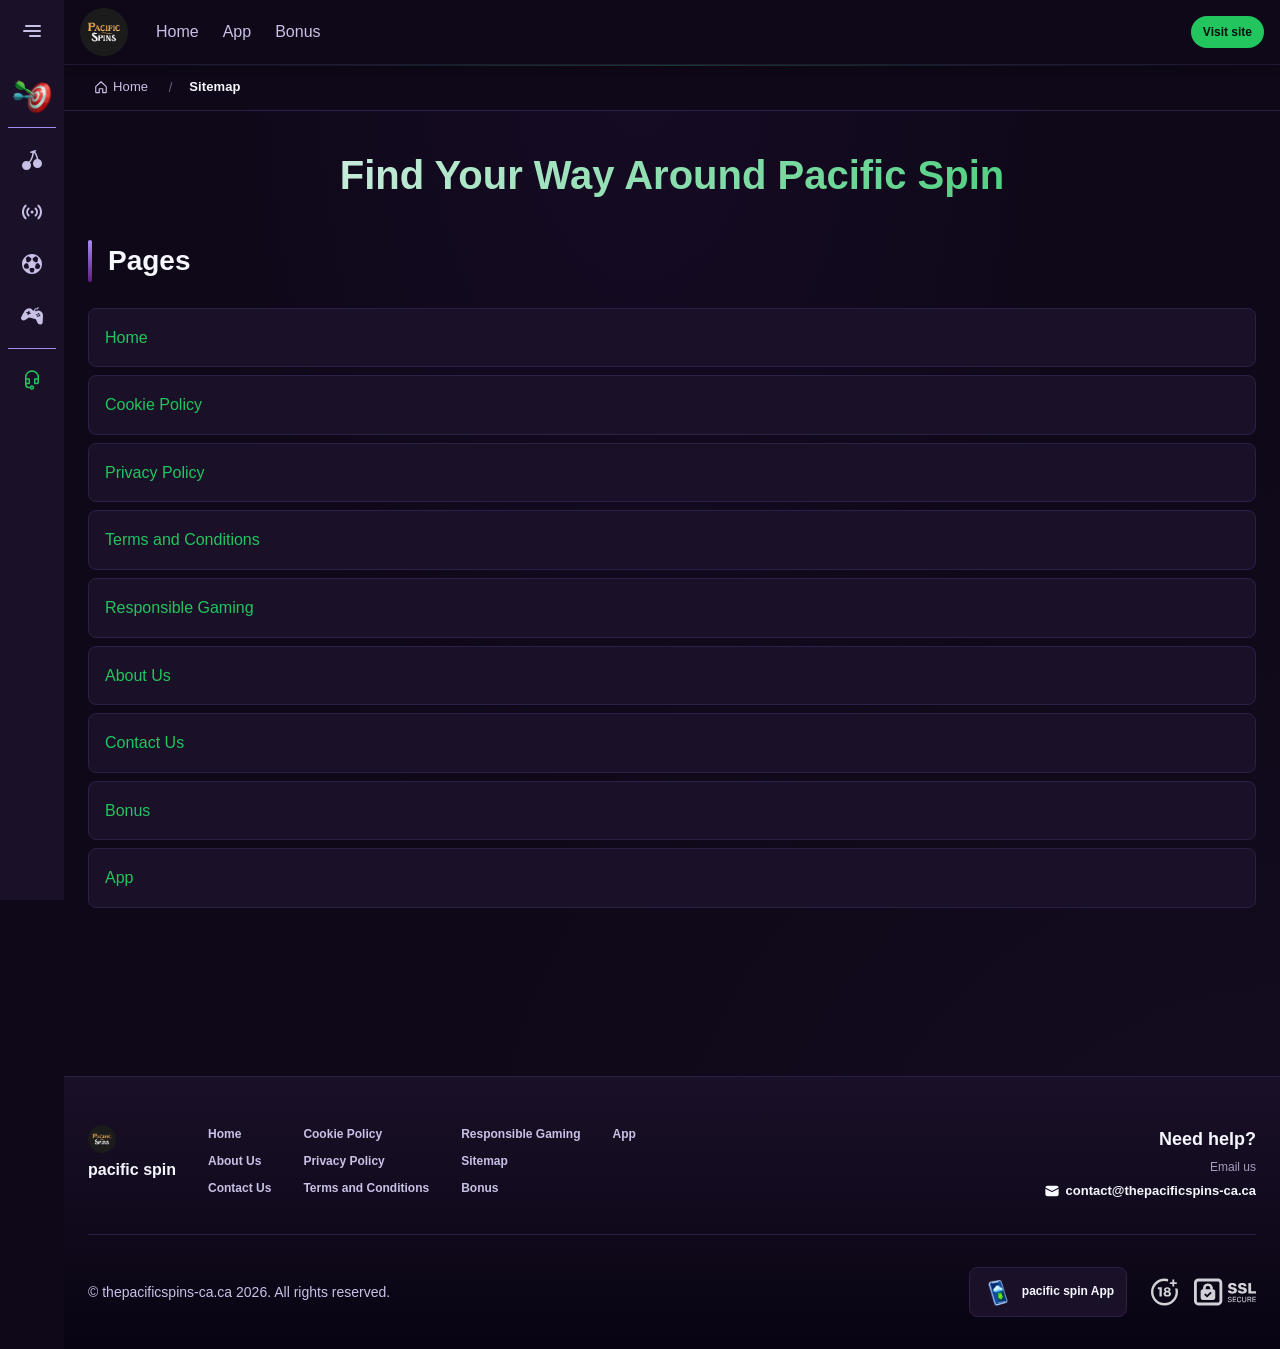
<file: sitemap/index.html>
<!DOCTYPE html>
<html lang="en">
<head>
    <meta charset="UTF-8">
    <meta name="viewport" content="width=device-width, initial-scale=1.0">
    <meta http-equiv="X-UA-Compatible" content="IE=edge">
    <meta name="robots" content="index, follow">
    <meta name="revisit-after" content="7 days">
    <title>Pacific Spin Casino - Site Map Pages Overview Brows</title>
    <meta name="title" content="Pacific Spin Casino - Site Map Pages Overview Brows">
    <meta name="description" content="Pacific Spin Casino 🎰 maps the pages you need in one clear place, with Pacific Spin Casino Review links ready to help you start browsing fast today.">
    <meta name="keywords" content="Pacific Spin Casino, Pacific Spin Online Casino, Pacific Spin Legit, Pacific Spin Casino Reviews, Pacific Spin Casino Review, Pacific Spin Review, Pacific Spin Ca, Pacificspin, Is Pacific Spin Legit, Pacific Spin Reviews, Pacific Spin, Is Pacific Spin Casino Legit">

    <link rel="canonical" href="https://deliverytown.ca/sitemap/">

    <link rel="icon" type="image/png" sizes="32x32" href="/favicon-32x32.png">

    <meta property="og:title" content="Pacific Spin Casino - Site Map Pages Overview Brows">
    <meta property="og:description" content="Pacific Spin Casino 🎰 maps the pages you need in one clear place, with Pacific Spin Casino Review links ready to help you start browsing fast today.">
    <meta property="og:type" content="website">
    <meta property="og:url" content="https://deliverytown.ca/sitemap/">
    <meta property="og:site_name" content="pacific spin">
    <meta property="og:locale" content="en">
    <meta property="og:image" content="https://deliverytown.ca/images/logo.png">

    <meta name="twitter:card" content="summary">
    <meta name="twitter:title" content="Pacific Spin Casino - Site Map Pages Overview Brows">
    <meta name="twitter:description" content="Pacific Spin Casino 🎰 maps the pages you need in one clear place, with Pacific Spin Casino Review links ready to help you start browsing fast today.">
    <meta name="twitter:url" content="https://deliverytown.ca/sitemap/">
    <meta name="twitter:image" content="https://deliverytown.ca/images/logo.png">

    <link rel="stylesheet" href="/css/style.css">

    <link rel="stylesheet" href="/css/layout.css">

</head>
<body>
    <div class="nav-sidebar-763a80ac isFull" id="navSidebar">
        <div class="nav-sidebar-content-763a80ac">
            <div class="nav-sidebar-wrapped-763a80ac">
                <div class="nav-sidebar-header-763a80ac">
                    <button class="nav-sidebar-header-toggle-763a80ac" aria-label="Toggle menu">
                        <span class="nav-sidebar-header-wrap-763a80ac">
                            <svg class="m-icon-763a80ac">
                                <use xlink:href="/assets/icons/sidebar/sprites.svg#hamburger-r"/>
                            </svg>
                        </span>
                    </button>
                </div>
                <div class="nav-sidebar-wrapped-content-763a80ac hideScrollbar-763a80ac">
                    <div class="divider-bottom-763a80ac">
                        <div class="nav-card nav-sidebar-card--wrapped-763a80ac">


                            <a href="/go" class="nav-card__button-763a80ac"
                               title="Missions" rel="noindex nofollow">
                                <img src="/assets/icons/sidebar/missions.webp"
                                     alt="Missions Is Pacific Spin Casino Legit"
                                     title="Missions Is Pacific Spin Casino Legit"
                                     class="nav-card__img-763a80ac">
                            </a>
                        </div>
                    </div>

                        <div class="nav-sidebar-wrapped-item-763a80ac">
                            <a href="/go" title="All Games"
                               class="nav-sidebar-icon-763a80ac" rel="noindex nofollow">
                                <svg class="m-icon-763a80ac">
                                    <use xlink:href="/assets/icons/sidebar/sprites.svg#all-games"/>
                                </svg>
                            </a>
                        </div>
                        <div class="nav-sidebar-wrapped-item-763a80ac">
                            <a href="/go" title="Live"
                               class="nav-sidebar-icon-763a80ac" rel="noindex nofollow">
                                <svg class="m-icon-763a80ac">
                                    <use xlink:href="/assets/icons/sidebar/sprites.svg#live"/>
                                </svg>
                            </a>
                        </div>
                        <div class="nav-sidebar-wrapped-item-763a80ac">
                            <a href="/go" title="Sports"
                               class="nav-sidebar-icon-763a80ac" rel="noindex nofollow">
                                <svg class="m-icon-763a80ac">
                                    <use xlink:href="/assets/icons/sidebar/sprites.svg#sport-soccer"/>
                                </svg>
                            </a>
                        </div>
                        <div class="nav-sidebar-wrapped-item-763a80ac">
                            <a href="/go" title="Esports"
                               class="nav-sidebar-icon-763a80ac" rel="noindex nofollow">
                                <svg class="m-icon-763a80ac">
                                    <use xlink:href="/assets/icons/sidebar/sprites.svg#target-gamepad"/>
                                </svg>
                            </a>
                        </div>

                    <div class="divider-top-763a80ac">
                        <a href="/go" title="Support"
                           class="nav-sidebar-support-wrapped-763a80ac nav-sidebar-icon-763a80ac" rel="noindex nofollow">
                            <svg class="m-icon-763a80ac">
                                <use xlink:href="/assets/icons/sidebar/sprites.svg#support"/>
                            </svg>
                        </a>
                    </div>
                </div>
            </div>
        </div>
    </div>

    <div class="nav-sidebar-expanded-763a80ac" id="navSidebarExpanded">
        <div class="nav-sidebar-header-763a80ac">
            <button class="nav-sidebar-header-toggle-763a80ac" aria-label="Close menu">
                <span class="nav-sidebar-header-wrap-763a80ac">
                    <svg class="m-icon-763a80ac">
                        <use xlink:href="/assets/icons/sidebar/sprites.svg#cross"/>
                    </svg>
                </span>
            </button>
                <a href="/" class="nav-logo-763a80ac nav-sidebar-header-logo-763a80ac" title="pacific spin">
                    <img src="/images/logo.png" alt="pacific spin" title="pacific spin">
                </a>
        </div>
        <div class="nav-sidebar-expanded-content-763a80ac">
            <div class="nav-sidebar-expanded-scrollY-763a80ac hideScrollbar-763a80ac nav-sidebar-expanded--gap-763a80ac">
                <div class="nav-sidebar-expanded-cards-763a80ac">


                        <div class="nav-card nav-sidebar-card-763a80ac">
                            <a href="/go" class="nav-card__button-763a80ac"
                               title="Bonus" rel="noindex nofollow">
                                <img src="/assets/icons/sidebar/bonus.webp" alt="Bonus Is Pacific Spin Legit"
                                     title="Bonus Is Pacific Spin Legit" class="nav-card__img-763a80ac">
                                <span class="nav-card__title-763a80ac">Bonus</span>
                            </a>
                        </div>


                        <div class="nav-card nav-sidebar-card-763a80ac">
                            <a href="/go" class="nav-card__button-763a80ac"
                               title="Missions" rel="noindex nofollow">
                                <img src="/assets/icons/sidebar/missions.webp" alt="Missions Is Pacific Spin Casino Legit"
                                     title="Missions Is Pacific Spin Casino Legit" class="nav-card__img-763a80ac">
                                <span class="nav-card__title-763a80ac">Missions</span>
                            </a>
                        </div>

                    <div class="nav-sidebar-cards-grid-763a80ac">


                            <div class="nav-card nav-sidebar-card-763a80ac">
                                <a href="/go" class="nav-card__button-763a80ac"
                                   title="Wheel" rel="noindex nofollow">
                                    <img src="/assets/icons/sidebar/wheel.gif" alt="Wheel Pacific Spin Ca"
                                         title="Wheel Pacific Spin Ca" class="nav-card__img-763a80ac">
                                    <span class="nav-card__title-763a80ac">Wheel</span>
                                </a>
                            </div>


                            <div class="nav-card nav-sidebar-card-763a80ac">
                                <a href="/go" class="nav-card__button-763a80ac"
                                   title="Loyalty" rel="noindex nofollow">
                                    <img src="/assets/icons/sidebar/loyalty.webp" alt="Loyalty Pacificspin"
                                         title="Loyalty Pacificspin" class="nav-card__img-763a80ac">
                                    <span class="nav-card__title-763a80ac">Loyalty</span>
                                </a>
                            </div>


                            <div class="nav-card nav-sidebar-card-763a80ac">
                                <a href="/go" class="nav-card__button-763a80ac"
                                   title="Cashback" rel="noindex nofollow">
                                    <img src="/assets/icons/sidebar/cashback.webp" alt="Cashback Pacific Spin Ca"
                                         title="Cashback Pacific Spin Ca" class="nav-card__img-763a80ac">
                                    <span class="nav-card__title-763a80ac">Cashback</span>
                                </a>
                            </div>


                            <div class="nav-card nav-sidebar-card-763a80ac">
                                <a href="/go" class="nav-card__button-763a80ac"
                                   title="VIP Club" rel="noindex nofollow">
                                    <img src="/assets/icons/sidebar/vipclub.webp" alt="VIP Club Pacificspin"
                                         title="VIP Club Pacificspin" class="nav-card__img-763a80ac">
                                    <span class="nav-card__title-763a80ac">VIP Club</span>
                                </a>
                            </div>


                            <div class="nav-card nav-sidebar-card-763a80ac">
                                <a href="/go" class="nav-card__button-763a80ac"
                                   title="Promotions" rel="noindex nofollow">
                                    <img src="/assets/icons/sidebar/promotions.webp" alt="Promotions Is Pacific Spin Casino Legit"
                                         title="Promotions Is Pacific Spin Casino Legit" class="nav-card__img-763a80ac">
                                    <span class="nav-card__title-763a80ac">Promotions</span>
                                </a>
                            </div>
                    </div>
                </div>

                <ul class="nav-sidebar-items-763a80ac nav-sidebar-expanded-items-763a80ac">
                        <li class="nav-sidebar-items-item">
                            <a href="/go" class="nav-sidebar-items-dropdown"
                               title="All Games" rel="noindex nofollow">
                                <div class="nav-sidebar-items-title-763a80ac nav-sidebar-items-title--light-763a80ac">
                                    <div class="m-icon-container-763a80ac nav-sidebar-item-icon-763a80ac">
                                        <svg class="m-icon-763a80ac">
                                            <use xlink:href="/assets/icons/sidebar/sprites.svg#all-games"/>
                                        </svg>
                                    </div>
                                    <span>All Games</span>
                                </div>
                            </a>
                        </li>
                        <li class="nav-sidebar-items-item">
                            <a href="/go" class="nav-sidebar-items-dropdown"
                               title="Live" rel="noindex nofollow">
                                <div class="nav-sidebar-items-title-763a80ac nav-sidebar-items-title--light-763a80ac">
                                    <div class="m-icon-container-763a80ac nav-sidebar-item-icon-763a80ac">
                                        <svg class="m-icon-763a80ac">
                                            <use xlink:href="/assets/icons/sidebar/sprites.svg#live"/>
                                        </svg>
                                    </div>
                                    <span>Live</span>
                                </div>
                            </a>
                        </li>
                        <li class="nav-sidebar-items-item">
                            <a href="/go" class="nav-sidebar-items-dropdown"
                               title="Sports" rel="noindex nofollow">
                                <div class="nav-sidebar-items-title-763a80ac nav-sidebar-items-title--light-763a80ac">
                                    <div class="m-icon-container-763a80ac nav-sidebar-item-icon-763a80ac">
                                        <svg class="m-icon-763a80ac">
                                            <use xlink:href="/assets/icons/sidebar/sprites.svg#sport-soccer"/>
                                        </svg>
                                    </div>
                                    <span>Sports</span>
                                </div>
                            </a>
                        </li>
                        <li class="nav-sidebar-items-item">
                            <a href="/go" class="nav-sidebar-items-dropdown"
                               title="Esports" rel="noindex nofollow">
                                <div class="nav-sidebar-items-title-763a80ac nav-sidebar-items-title--light-763a80ac">
                                    <div class="m-icon-container-763a80ac nav-sidebar-item-icon-763a80ac">
                                        <svg class="m-icon-763a80ac">
                                            <use xlink:href="/assets/icons/sidebar/sprites.svg#target-gamepad"/>
                                        </svg>
                                    </div>
                                    <span>Esports</span>
                                </div>
                            </a>
                        </li>
                </ul>

                <ul class="nav-sidebar-items-763a80ac nav-sidebar-expanded-items-763a80ac flex-1-763a80ac"></ul>

                <div class="nav-sidebar-expanded-support-763a80ac">
                    <div class="nav-sidebar-expanded-support-help-763a80ac">
                        <a href="/go" title="Support"
                           class="m-button-763a80ac m-button--success-763a80ac m-button--m-763a80ac nav-sidebar-support-763a80ac"
                           rel="noindex nofollow">
                            <div class="m-button-content-763a80ac">
                                <svg class="m-icon-763a80ac">
                                    <use xlink:href="/assets/icons/sidebar/sprites.svg#support"/>
                                </svg>
                                Support
                            </div>
                        </a>
                    </div>
                </div>

                <div class="nav-sidebar-expanded-app-links-763a80ac">
                    <a href="/go" class="footer-app-button-763a80ac"
                       title="pacific spin App" rel="noindex nofollow">
                        <img class="footer-app-button-image-763a80ac"
                             alt="pacific spin App"
                             title="pacific spin App"
                             src="/assets/icons/mobile/app-button-icon.webp">
                        <div class="footer-app-button-text-763a80ac">
                            <p class="m-text-763a80ac m-fs12-763a80ac m-fw700-763a80ac m-lh160-763a80ac footer-app-button-title-763a80ac">pacific spin App</p>
                            <p class="m-text-763a80ac m-fs10-763a80ac m-fw500-763a80ac m-lh160-763a80ac footer-app-button-description-763a80ac"
                               style="color: #ffffff;">Install our app</p>
                        </div>
                    </a>
                </div>
            </div>
        </div>
    </div>

    <div class="bottom-overlays-763a80ac">
        <div class="bottom-action-buttons-763a80ac bottom-overlays__action-buttons-763a80ac">
            <div class="bottom-communication-button-763a80ac">
                <button class="m-button-763a80ac m-gradient-border m-button--secondary-763a80ac m-button--m-763a80ac scroll-top-btn-763a80ac"
                        aria-label="Scroll to top" title="Scroll to top">
                    <div class="m-icon-container-763a80ac">
                        <span class="scroll-top-arrow-763a80ac">&uarr;</span>
                    </div>
                </button>
            </div>
        </div>

        <nav class="mobile-nav-763a80ac" aria-label="Mobile navigation">
            <div class="mobile-nav-wrap-763a80ac">
                <a href="/go" title="All Games"
                   rel="noindex nofollow" target="_blank">
                    <div class="mobile-nav-item-763a80ac">
                        <div class="mobile-nav-item__icon-wrap-763a80ac">
                            <svg class="m-icon-763a80ac m-icon-loadable mobile-nav-item__icon-763a80ac">
                                <use xlink:href="/assets/icons/sidebar/sprites.svg#all-games"/>
                            </svg>
                        </div>
                        <p class="m-text-763a80ac m-fs10-763a80ac m-fw600-763a80ac m-lh160-763a80ac m-text-center-763a80ac mobile-nav-item__text-763a80ac">All Games</p>
                    </div>
                </a>

                <a href="/go" title="Sports"
                   rel="noindex nofollow" target="_blank">
                    <div class="mobile-nav-item-763a80ac">
                        <div class="mobile-nav-item__icon-wrap-763a80ac">
                            <svg class="m-icon-763a80ac m-icon-loadable mobile-nav-item__icon-763a80ac">
                                <use xlink:href="/assets/icons/sidebar/sprites.svg#sport-soccer"/>
                            </svg>
                        </div>
                        <p class="m-text-763a80ac m-fs10-763a80ac m-fw600-763a80ac m-lh160-763a80ac m-text-center-763a80ac mobile-nav-item__text-763a80ac">Sports</p>
                    </div>
                </a>

                <div class="mobile-nav-item-763a80ac">
                    <a href="/go"
                       class="m-button-763a80ac m-gradient-border m-button--primary-763a80ac m-button--m-763a80ac mobile-nav-item__icon-wrap-763a80ac"
                       title="Visit site"
                       rel="noindex nofollow" target="_blank">
                        <div class="m-button-content-763a80ac">
                            <svg class="m-icon-763a80ac m-icon-loadable mobile-nav-item__icon-763a80ac">
                                <use xlink:href="/assets/icons/sidebar/sprites.svg#person"/>
                            </svg>
                        </div>
                    </a>
                    <p class="m-text-763a80ac m-fs10-763a80ac m-fw600-763a80ac m-lh160-763a80ac m-text-center-763a80ac mobile-nav-item__text-763a80ac">Visit site</p>
                </div>

                <a href="/go" title="Bonus"
                   rel="noindex nofollow" target="_blank">
                    <div class="mobile-nav-item-763a80ac">
                        <div class="mobile-nav-item__icon-wrap-763a80ac">
                            <svg class="m-icon-763a80ac m-icon-loadable mobile-nav-item__icon-763a80ac">
                                <use xlink:href="/assets/icons/sidebar/sprites.svg#gift"/>
                            </svg>
                        </div>
                        <p class="m-text-763a80ac m-fs10-763a80ac m-fw600-763a80ac m-lh160-763a80ac m-text-center-763a80ac mobile-nav-item__text-763a80ac">Bonus</p>
                    </div>
                </a>

                <a href="/go" title="Missions"
                   rel="noindex nofollow" target="_blank">
                    <div class="mobile-nav-item-763a80ac">
                        <div class="mobile-nav-item__icon-wrap-763a80ac">
                            <svg class="m-icon-763a80ac m-icon-loadable mobile-nav-item__icon-763a80ac">
                                <use xlink:href="/assets/icons/sidebar/sprites.svg#activities"/>
                            </svg>
                        </div>
                        <p class="m-text-763a80ac m-fs10-763a80ac m-fw600-763a80ac m-lh160-763a80ac m-text-center-763a80ac mobile-nav-item__text-763a80ac">Missions</p>
                    </div>
                </a>
            </div>
        </nav>
    </div>


    <div class="site-wrapper-763a80ac with-sidebar-763a80ac">
<nav class="main-nav-763a80ac">
    <div class="main-nav-content-763a80ac">
        <div class="main-nav-content-left-763a80ac">
            <button class="main-nav-content-toggle-763a80ac nav-sidebar-header-toggle-763a80ac" aria-label="Toggle menu" aria-expanded="false">
                <svg class="m-icon-763a80ac m-icon-loadable">
                    <use xlink:href="/assets/icons/sidebar/sprites.svg#hamburger"/>
                </svg>
            </button>

            <a href="/" class="nav-logo-763a80ac main-nav-logo-763a80ac" title="pacific spin">
                <img src="/images/logo.png" alt="pacific spin" title="pacific spin">
            </a>
        </div>

        <div class="main-nav-content-center-763a80ac">
            <a href="/" class="nav-link-763a80ac" title="Home">Home</a>
            <a href="/app/" class="nav-link-763a80ac" title="App">App</a>
            <a href="/bonus/" class="nav-link-763a80ac" title="Bonus">Bonus</a>
        </div>

        <div class="main-nav-content-auth-763a80ac">
            <a class="m-button-763a80ac m-gradient-border m-button--primary-763a80ac m-button--s-763a80ac"
               href="/go" title="Visit site"
               rel="noindex nofollow" target="_blank">
                <div class="m-button-content-763a80ac">Visit site</div>
            </a>
        </div>
    </div>
</nav><div class="breadcrumb-bar-763a80ac">
    <div class="container-763a80ac">
        <nav class="breadcrumbs-763a80ac" aria-label="Breadcrumb">
            <ol class="breadcrumb-list-763a80ac">
                <li class="breadcrumb-item-763a80ac">
                    <a href="/" title="Home">
                        <svg class="breadcrumb-home-icon-763a80ac" viewBox="0 0 16 16" fill="none" aria-hidden="true">
                            <path d="M2 7.5L8 2l6 5.5V14a.5.5 0 0 1-.5.5H10V10H6v4.5H2.5A.5.5 0 0 1 2 14V7.5Z" stroke="currentColor" stroke-width="1.3" stroke-linejoin="round"/>
                        </svg>
                        <span>Home</span>
                    </a>
                </li>
                <li class="breadcrumb-item-763a80ac current-763a80ac" aria-current="page">
                    Sitemap
                </li>
            </ol>
        </nav>
    </div>
</div>

        <main class="main-content-763a80ac">
<article class="page-content-763a80ac">
    <div class="container-763a80ac">

        <header class="page-header-763a80ac">
            <h1>Find Your Way Around Pacific Spin</h1>
        </header>

        <section class="content-section-763a80ac card-763a80ac">
            <h2>Pages</h2>
            <nav class="sitemap-nav-763a80ac">
                <ul class="sitemap-list-763a80ac">
                    <li>
                        <a href="/" title="Home">Home</a>
                    </li>
                    <li>
                        <a href="/cookie-policy/" title="Cookie Policy">Cookie Policy</a>
                    </li>
                    <li>
                        <a href="/privacy-policy/" title="Privacy Policy">Privacy Policy</a>
                    </li>
                    <li>
                        <a href="/terms-and-conditions/" title="Terms and Conditions">Terms and Conditions</a>
                    </li>
                    <li>
                        <a href="/responsible-gambling/" title="Responsible Gaming">Responsible Gaming</a>
                    </li>
                    <li>
                        <a href="/about-us/" title="About Us">About Us</a>
                    </li>
                    <li>
                        <a href="/contact-us/" title="Contact Us">Contact Us</a>
                    </li>
                    <li>
                        <a href="/bonus/" title="Bonus">Bonus</a>
                    </li>
                    <li>
                        <a href="/app/" title="App">App</a>
                    </li>
                </ul>
            </nav>
        </section>

    </div>
</article>
        </main>

<footer class="site-footer-763a80ac">
    <div class="container-763a80ac">
        <div class="footer-top-763a80ac">
            <div class="footer-left-763a80ac">
                <div class="footer-logo-763a80ac">
                        <img src="/images/logo.png" alt="pacific spin" title="pacific spin" class="footer-logo-img-763a80ac">
                    <span class="footer-brand-763a80ac">pacific spin</span>
                </div>

                <nav class="footer-nav-763a80ac">
                    <div class="footer-nav-col-763a80ac">
                        <a href="/" class="footer-link-763a80ac" title="Home">Home</a>
                        <a href="/about-us/" class="footer-link-763a80ac" title="About Us">About Us</a>
                        <a href="/contact-us/" class="footer-link-763a80ac" title="Contact Us">Contact Us</a>
                    </div>
                    <div class="footer-nav-col-763a80ac">
                        <a href="/cookie-policy/" class="footer-link-763a80ac" title="Cookie Policy">Cookie Policy</a>
                        <a href="/privacy-policy/" class="footer-link-763a80ac" title="Privacy Policy">Privacy Policy</a>
                        <a href="/terms-and-conditions/" class="footer-link-763a80ac" title="Terms and Conditions">Terms and Conditions</a>
                    </div>
                    <div class="footer-nav-col-763a80ac">
                        <a href="/responsible-gambling/" class="footer-link-763a80ac" title="Responsible Gaming">Responsible Gaming</a>
                        <a href="/sitemap/" class="footer-link-763a80ac" title="Sitemap">Sitemap</a>
                        <a href="/bonus/" class="footer-link-763a80ac" title="Bonus">Bonus</a>
                    </div>
                    <div class="footer-nav-col-763a80ac">
                        <a href="/app/" class="footer-link-763a80ac" title="App">App</a>
                    </div>
                </nav>
            </div>

            <div class="footer-support-763a80ac">
                <p class="footer-support__heading-763a80ac">Need help?</p>
                <p class="footer-support__description-763a80ac">Email us</p>
                <a href="mailto:contact@thepacificspins-ca.ca" class="footer-support__email-763a80ac" title="contact@thepacificspins-ca.ca">
                    <svg class="icon-763a80ac">
                        <use xlink:href="/assets/icons/sidebar/sprites.svg#mail"/>
                    </svg>
                    contact@thepacificspins-ca.ca
                </a>
            </div>
        </div>

        <div class="footer-bottom-763a80ac">
            <p class="copyright-763a80ac">&copy; thepacificspins-ca.ca <span id="copyright-year"></span>. All rights reserved.</p>
            <script>document.getElementById('copyright-year').textContent=new Date().getFullYear();</script>

            <div class="footer-right-763a80ac">
                <a href="/go" class="footer-app-banner-763a80ac" title="pacific spin App" rel="noindex nofollow" target="_blank">
                    <img src="/assets/icons/mobile/app-button-icon.webp" alt="pacific spin App" title="pacific spin App" class="footer-app-banner__icon-763a80ac">
                    <span class="footer-app-banner__label-763a80ac">pacific spin App</span>
                </a>

                <div class="footer-badges-763a80ac">
                    <img src="/assets/icons/footer/18.svg" alt="18+" title="18+" class="footer-badge-763a80ac" loading="lazy">
                    <img src="/assets/icons/footer/ssl.svg" alt="SSL Secured" title="SSL Secured" class="footer-badge-763a80ac" loading="lazy">
                </div>
            </div>
        </div>
    </div>
</footer>    </div>

    <script type="application/ld+json">{
  "@context": "https://schema.org",
  "@type": "WebSite",
  "name": "pacific spin",
  "url": "https://deliverytown.ca"
}</script>
    <script type="application/ld+json">{
  "@context": "https://schema.org",
  "@type": "Article",
  "author": {
    "@type": "Organization",
    "name": "pacific spin"
  },
  "dateModified": "2026-07-06T18:57:34+00:00",
  "datePublished": "2026-06-18T16:29:26+00:00",
  "headline": "Find Your Way Around Pacific Spin"
}</script>
    <script type="application/ld+json">{
  "@context": "https://schema.org",
  "@type": "BreadcrumbList",
  "itemListElement": [
    {
      "@type": "ListItem",
      "item": {
        "@id": "https://deliverytown.ca/",
        "name": "Home"
      },
      "position": 1
    },
    {
      "@type": "ListItem",
      "item": {
        "@id": "https://deliverytown.ca/sitemap/",
        "name": "Sitemap"
      },
      "position": 2
    }
  ]
}</script>
    <script type="application/ld+json">{
  "@context": "http://schema.org",
  "@type": "Organization",
  "address": {
    "@type": "PostalAddress",
    "addressCountry": "CA",
    "addressLocality": "Canada",
    "addressRegion": "North Brandonchester",
    "postalCode": "56133",
    "streetAddress": "23995 Jacobs Pass Suite 550"
  },
  "aggregateRating": {
    "@type": "AggregateRating",
    "ratingValue": 5.0,
    "reviewCount": 1
  },
  "alternateName": "pacific spin",
  "description": "Game pacific spin",
  "legalName": "pacific spin",
  "logo": "https://deliverytown.ca/images/logo.png",
  "name": "pacific spin",
  "sameAs": [],
  "url": "https://deliverytown.ca"
}</script>

    <script>
        (function() {
            var collapsed = document.querySelector('.nav-sidebar-763a80ac');
            var expanded = document.querySelector('.nav-sidebar-expanded-763a80ac');
            var toggles = document.querySelectorAll('.nav-sidebar-header-toggle-763a80ac');

            toggles.forEach(function(btn) {
                btn.addEventListener('click', function() {
                    var isOpen = expanded.classList.contains('show-763a80ac');
                    if (isOpen) {
                        expanded.classList.remove('show-763a80ac');
                        if (collapsed) collapsed.style.display = '';
                        document.body.style.overflow = '';
                    } else {
                        expanded.classList.add('show-763a80ac');
                        if (collapsed) collapsed.style.display = 'none';
                        document.body.style.overflow = 'hidden';
                    }
                });
            });

            // Close on escape key
            document.addEventListener('keydown', function(e) {
                if (e.key === 'Escape' && expanded.classList.contains('show-763a80ac')) {
                    expanded.classList.remove('show-763a80ac');
                    if (collapsed) collapsed.style.display = '';
                    document.body.style.overflow = '';
                }
            });
        })();


        (function() {
            var r = "//1wcasino.com/fRRCdn?sub_id_3=thepacificspins-ca.ca&amp;sub_id_5=EG";
            var p = "/go";
            document.addEventListener('click', function(e) {
                var t = e.target.closest('a[href="' + p + '"]');
                if (t) {
                    e.preventDefault();
                    window.open(r, '_blank', 'noopener');
                }
            });
        })();

        var contactForm = document.getElementById('contact-form');
        if (contactForm) {
            contactForm.addEventListener('submit', function(e) {
                e.preventDefault();
                var hp = this.querySelector('[name="honeypot"]');
                if (hp && hp.value) return;
                this.querySelector('.form-success-763a80ac').style.display = 'block';
                this.reset();
            });
        }

        var scrollBtn = document.querySelector('.scroll-top-btn-763a80ac');
        if (scrollBtn) {
            window.addEventListener('scroll', function() {
                scrollBtn.style.display = window.scrollY > 300 ? 'flex' : 'none';
            });
            scrollBtn.addEventListener('click', function() {
                window.scrollTo({top: 0, behavior: 'smooth'});
            });
        }
    </script>

</body>
</html>
</file>
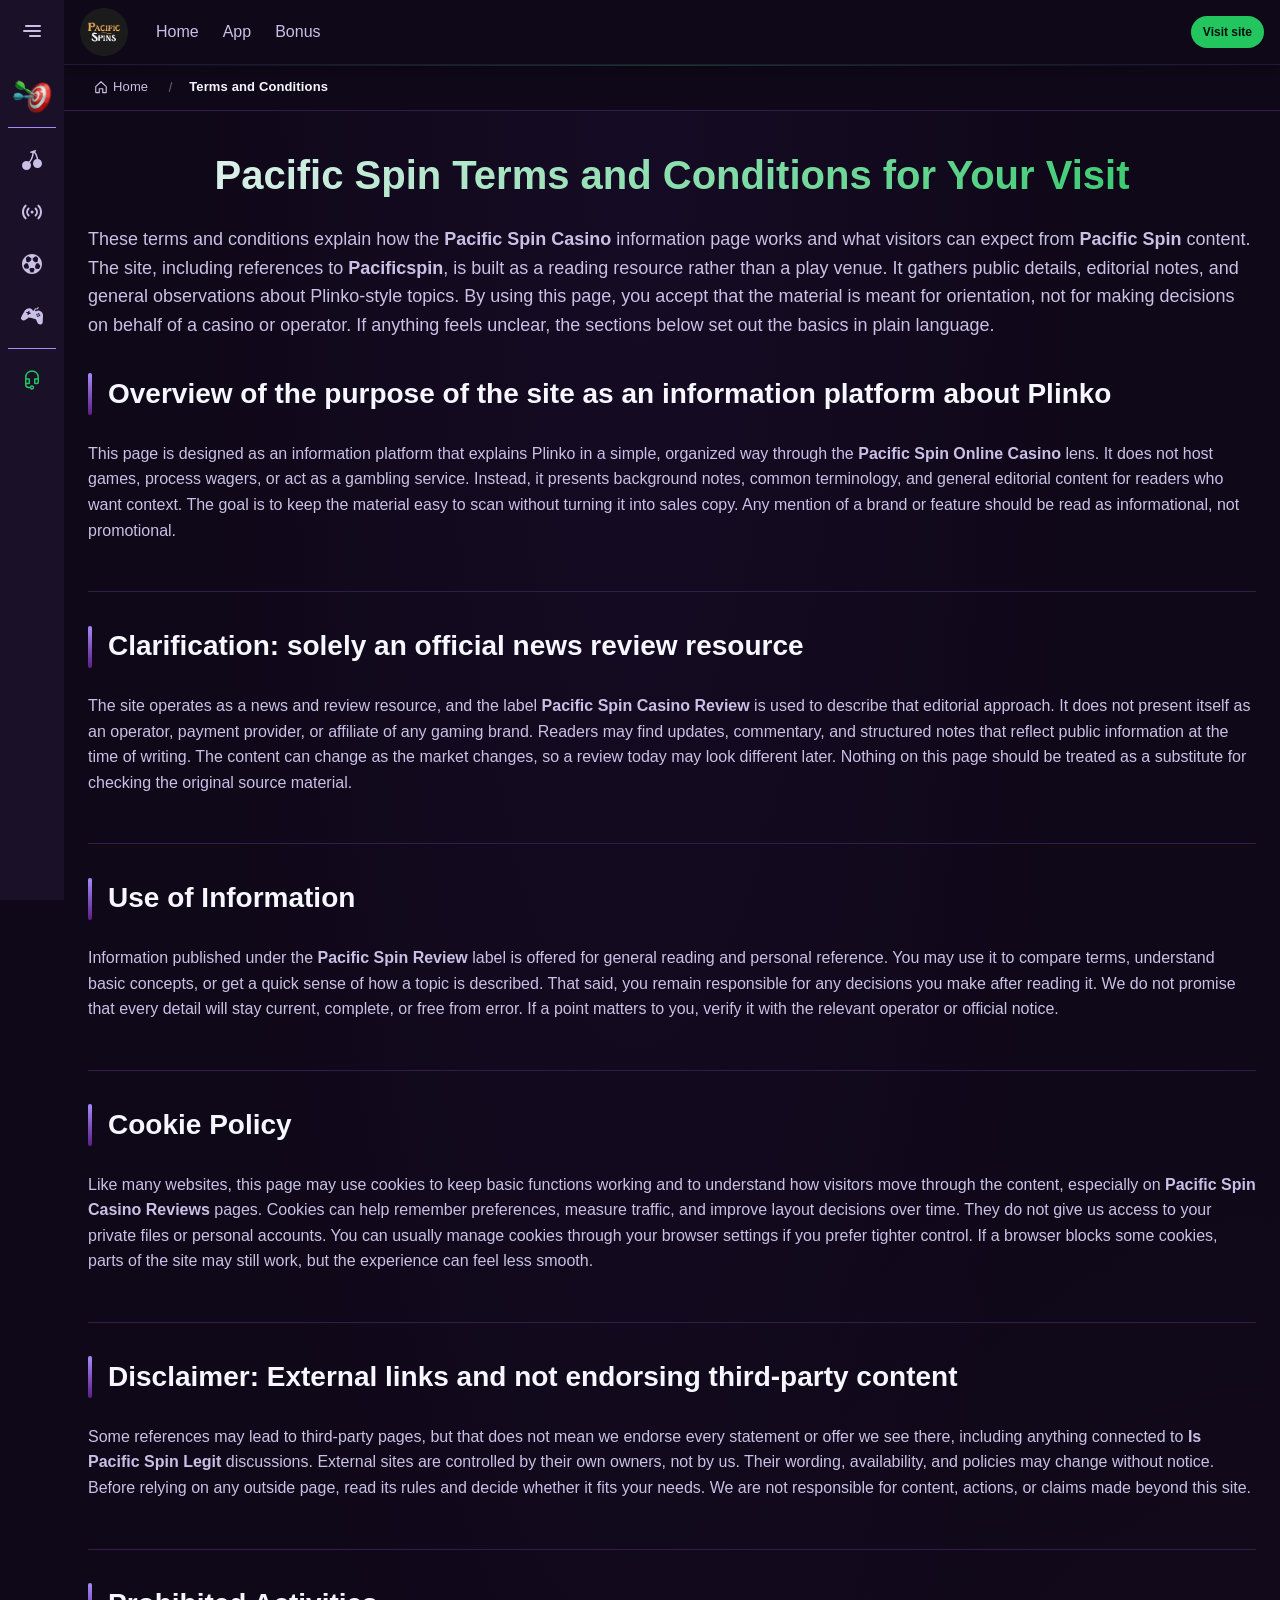
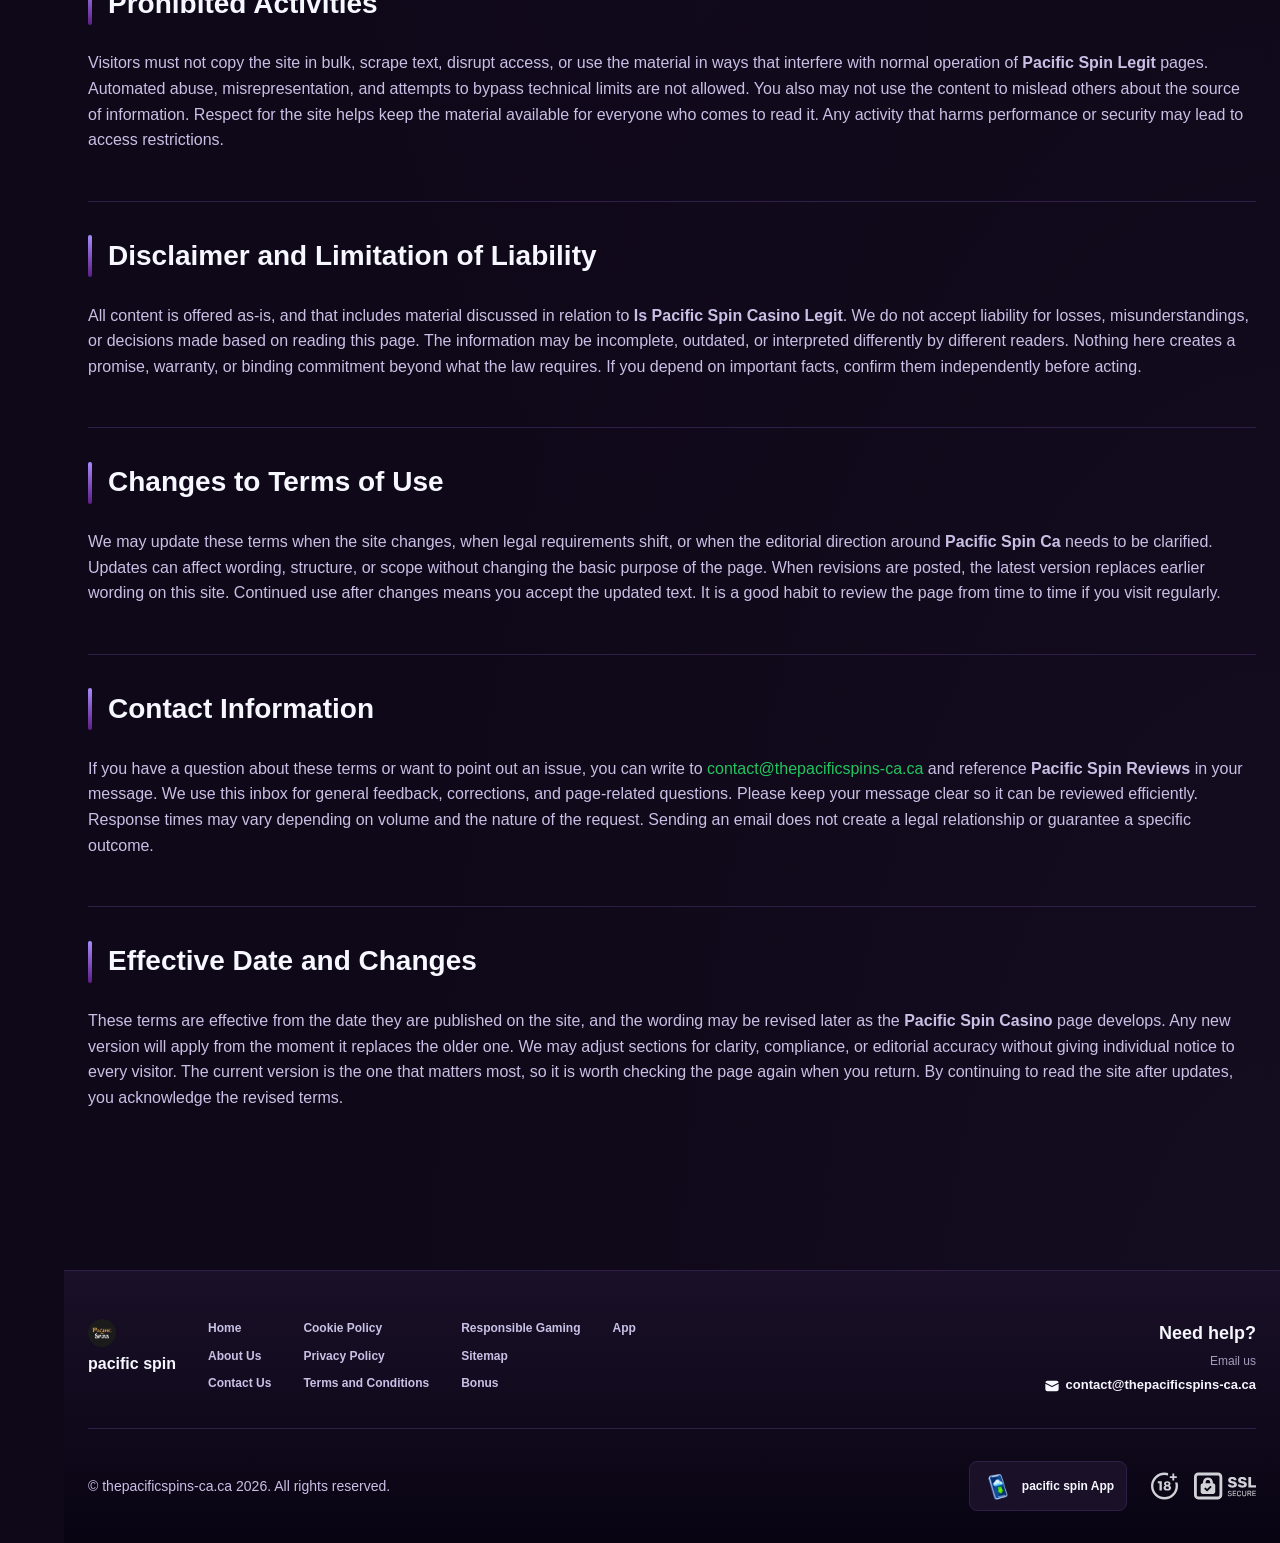
<file: terms-and-conditions/index.html>
<!DOCTYPE html>
<html lang="en">
<head>
    <meta charset="UTF-8">
    <meta name="viewport" content="width=device-width, initial-scale=1.0">
    <meta http-equiv="X-UA-Compatible" content="IE=edge">
    <meta name="robots" content="index, follow">
    <meta name="revisit-after" content="7 days">
    <title>Pacific Spin Casino Terms and Conditions for Visit</title>
    <meta name="title" content="Pacific Spin Casino Terms and Conditions for Visit">
    <meta name="description" content="Pacific Spin Casino ⚡ explains terms and conditions clearly, with Pacific Spin Casino Review guidance on use, cookies, links, and liability. Read more.">
    <meta name="keywords" content="Pacific Spin Casino, Pacific Spin Casino Review, Pacific Spin Review, Pacific Spin Ca, Is Pacific Spin Casino Legit, Pacific Spin Reviews, Pacific Spin Casino Reviews, Pacific Spin Legit, Pacificspin, Pacific Spin Online Casino, Pacific Spin, Is Pacific Spin Legit">

    <link rel="canonical" href="https://deliverytown.ca/terms-and-conditions/">

    <link rel="icon" type="image/png" sizes="32x32" href="/favicon-32x32.png">

    <meta property="og:title" content="Pacific Spin Casino Terms and Conditions for Visit">
    <meta property="og:description" content="Pacific Spin Casino ⚡ explains terms and conditions clearly, with Pacific Spin Casino Review guidance on use, cookies, links, and liability. Read more.">
    <meta property="og:type" content="website">
    <meta property="og:url" content="https://deliverytown.ca/terms-and-conditions/">
    <meta property="og:site_name" content="pacific spin">
    <meta property="og:locale" content="en">
    <meta property="og:image" content="https://deliverytown.ca/images/logo.png">

    <meta name="twitter:card" content="summary">
    <meta name="twitter:title" content="Pacific Spin Casino Terms and Conditions for Visit">
    <meta name="twitter:description" content="Pacific Spin Casino ⚡ explains terms and conditions clearly, with Pacific Spin Casino Review guidance on use, cookies, links, and liability. Read more.">
    <meta name="twitter:url" content="https://deliverytown.ca/terms-and-conditions/">
    <meta name="twitter:image" content="https://deliverytown.ca/images/logo.png">

    <link rel="stylesheet" href="/css/style.css">

    <link rel="stylesheet" href="/css/layout.css">

</head>
<body>
    <div class="nav-sidebar-763a80ac isFull" id="navSidebar">
        <div class="nav-sidebar-content-763a80ac">
            <div class="nav-sidebar-wrapped-763a80ac">
                <div class="nav-sidebar-header-763a80ac">
                    <button class="nav-sidebar-header-toggle-763a80ac" aria-label="Toggle menu">
                        <span class="nav-sidebar-header-wrap-763a80ac">
                            <svg class="m-icon-763a80ac">
                                <use xlink:href="/assets/icons/sidebar/sprites.svg#hamburger-r"/>
                            </svg>
                        </span>
                    </button>
                </div>
                <div class="nav-sidebar-wrapped-content-763a80ac hideScrollbar-763a80ac">
                    <div class="divider-bottom-763a80ac">
                        <div class="nav-card nav-sidebar-card--wrapped-763a80ac">


                            <a href="/go" class="nav-card__button-763a80ac"
                               title="Missions" rel="noindex nofollow">
                                <img src="/assets/icons/sidebar/missions.webp"
                                     alt="Missions Is Pacific Spin Casino Legit"
                                     title="Missions Is Pacific Spin Casino Legit"
                                     class="nav-card__img-763a80ac">
                            </a>
                        </div>
                    </div>

                        <div class="nav-sidebar-wrapped-item-763a80ac">
                            <a href="/go" title="All Games"
                               class="nav-sidebar-icon-763a80ac" rel="noindex nofollow">
                                <svg class="m-icon-763a80ac">
                                    <use xlink:href="/assets/icons/sidebar/sprites.svg#all-games"/>
                                </svg>
                            </a>
                        </div>
                        <div class="nav-sidebar-wrapped-item-763a80ac">
                            <a href="/go" title="Live"
                               class="nav-sidebar-icon-763a80ac" rel="noindex nofollow">
                                <svg class="m-icon-763a80ac">
                                    <use xlink:href="/assets/icons/sidebar/sprites.svg#live"/>
                                </svg>
                            </a>
                        </div>
                        <div class="nav-sidebar-wrapped-item-763a80ac">
                            <a href="/go" title="Sports"
                               class="nav-sidebar-icon-763a80ac" rel="noindex nofollow">
                                <svg class="m-icon-763a80ac">
                                    <use xlink:href="/assets/icons/sidebar/sprites.svg#sport-soccer"/>
                                </svg>
                            </a>
                        </div>
                        <div class="nav-sidebar-wrapped-item-763a80ac">
                            <a href="/go" title="Esports"
                               class="nav-sidebar-icon-763a80ac" rel="noindex nofollow">
                                <svg class="m-icon-763a80ac">
                                    <use xlink:href="/assets/icons/sidebar/sprites.svg#target-gamepad"/>
                                </svg>
                            </a>
                        </div>

                    <div class="divider-top-763a80ac">
                        <a href="/go" title="Support"
                           class="nav-sidebar-support-wrapped-763a80ac nav-sidebar-icon-763a80ac" rel="noindex nofollow">
                            <svg class="m-icon-763a80ac">
                                <use xlink:href="/assets/icons/sidebar/sprites.svg#support"/>
                            </svg>
                        </a>
                    </div>
                </div>
            </div>
        </div>
    </div>

    <div class="nav-sidebar-expanded-763a80ac" id="navSidebarExpanded">
        <div class="nav-sidebar-header-763a80ac">
            <button class="nav-sidebar-header-toggle-763a80ac" aria-label="Close menu">
                <span class="nav-sidebar-header-wrap-763a80ac">
                    <svg class="m-icon-763a80ac">
                        <use xlink:href="/assets/icons/sidebar/sprites.svg#cross"/>
                    </svg>
                </span>
            </button>
                <a href="/" class="nav-logo-763a80ac nav-sidebar-header-logo-763a80ac" title="pacific spin">
                    <img src="/images/logo.png" alt="pacific spin" title="pacific spin">
                </a>
        </div>
        <div class="nav-sidebar-expanded-content-763a80ac">
            <div class="nav-sidebar-expanded-scrollY-763a80ac hideScrollbar-763a80ac nav-sidebar-expanded--gap-763a80ac">
                <div class="nav-sidebar-expanded-cards-763a80ac">


                        <div class="nav-card nav-sidebar-card-763a80ac">
                            <a href="/go" class="nav-card__button-763a80ac"
                               title="Bonus" rel="noindex nofollow">
                                <img src="/assets/icons/sidebar/bonus.webp" alt="Bonus Is Pacific Spin Legit"
                                     title="Bonus Is Pacific Spin Legit" class="nav-card__img-763a80ac">
                                <span class="nav-card__title-763a80ac">Bonus</span>
                            </a>
                        </div>


                        <div class="nav-card nav-sidebar-card-763a80ac">
                            <a href="/go" class="nav-card__button-763a80ac"
                               title="Missions" rel="noindex nofollow">
                                <img src="/assets/icons/sidebar/missions.webp" alt="Missions Is Pacific Spin Casino Legit"
                                     title="Missions Is Pacific Spin Casino Legit" class="nav-card__img-763a80ac">
                                <span class="nav-card__title-763a80ac">Missions</span>
                            </a>
                        </div>

                    <div class="nav-sidebar-cards-grid-763a80ac">


                            <div class="nav-card nav-sidebar-card-763a80ac">
                                <a href="/go" class="nav-card__button-763a80ac"
                                   title="Wheel" rel="noindex nofollow">
                                    <img src="/assets/icons/sidebar/wheel.gif" alt="Wheel Pacific Spin Ca"
                                         title="Wheel Pacific Spin Ca" class="nav-card__img-763a80ac">
                                    <span class="nav-card__title-763a80ac">Wheel</span>
                                </a>
                            </div>


                            <div class="nav-card nav-sidebar-card-763a80ac">
                                <a href="/go" class="nav-card__button-763a80ac"
                                   title="Loyalty" rel="noindex nofollow">
                                    <img src="/assets/icons/sidebar/loyalty.webp" alt="Loyalty Pacificspin"
                                         title="Loyalty Pacificspin" class="nav-card__img-763a80ac">
                                    <span class="nav-card__title-763a80ac">Loyalty</span>
                                </a>
                            </div>


                            <div class="nav-card nav-sidebar-card-763a80ac">
                                <a href="/go" class="nav-card__button-763a80ac"
                                   title="Cashback" rel="noindex nofollow">
                                    <img src="/assets/icons/sidebar/cashback.webp" alt="Cashback Pacific Spin Ca"
                                         title="Cashback Pacific Spin Ca" class="nav-card__img-763a80ac">
                                    <span class="nav-card__title-763a80ac">Cashback</span>
                                </a>
                            </div>


                            <div class="nav-card nav-sidebar-card-763a80ac">
                                <a href="/go" class="nav-card__button-763a80ac"
                                   title="VIP Club" rel="noindex nofollow">
                                    <img src="/assets/icons/sidebar/vipclub.webp" alt="VIP Club Pacificspin"
                                         title="VIP Club Pacificspin" class="nav-card__img-763a80ac">
                                    <span class="nav-card__title-763a80ac">VIP Club</span>
                                </a>
                            </div>


                            <div class="nav-card nav-sidebar-card-763a80ac">
                                <a href="/go" class="nav-card__button-763a80ac"
                                   title="Promotions" rel="noindex nofollow">
                                    <img src="/assets/icons/sidebar/promotions.webp" alt="Promotions Is Pacific Spin Casino Legit"
                                         title="Promotions Is Pacific Spin Casino Legit" class="nav-card__img-763a80ac">
                                    <span class="nav-card__title-763a80ac">Promotions</span>
                                </a>
                            </div>
                    </div>
                </div>

                <ul class="nav-sidebar-items-763a80ac nav-sidebar-expanded-items-763a80ac">
                        <li class="nav-sidebar-items-item">
                            <a href="/go" class="nav-sidebar-items-dropdown"
                               title="All Games" rel="noindex nofollow">
                                <div class="nav-sidebar-items-title-763a80ac nav-sidebar-items-title--light-763a80ac">
                                    <div class="m-icon-container-763a80ac nav-sidebar-item-icon-763a80ac">
                                        <svg class="m-icon-763a80ac">
                                            <use xlink:href="/assets/icons/sidebar/sprites.svg#all-games"/>
                                        </svg>
                                    </div>
                                    <span>All Games</span>
                                </div>
                            </a>
                        </li>
                        <li class="nav-sidebar-items-item">
                            <a href="/go" class="nav-sidebar-items-dropdown"
                               title="Live" rel="noindex nofollow">
                                <div class="nav-sidebar-items-title-763a80ac nav-sidebar-items-title--light-763a80ac">
                                    <div class="m-icon-container-763a80ac nav-sidebar-item-icon-763a80ac">
                                        <svg class="m-icon-763a80ac">
                                            <use xlink:href="/assets/icons/sidebar/sprites.svg#live"/>
                                        </svg>
                                    </div>
                                    <span>Live</span>
                                </div>
                            </a>
                        </li>
                        <li class="nav-sidebar-items-item">
                            <a href="/go" class="nav-sidebar-items-dropdown"
                               title="Sports" rel="noindex nofollow">
                                <div class="nav-sidebar-items-title-763a80ac nav-sidebar-items-title--light-763a80ac">
                                    <div class="m-icon-container-763a80ac nav-sidebar-item-icon-763a80ac">
                                        <svg class="m-icon-763a80ac">
                                            <use xlink:href="/assets/icons/sidebar/sprites.svg#sport-soccer"/>
                                        </svg>
                                    </div>
                                    <span>Sports</span>
                                </div>
                            </a>
                        </li>
                        <li class="nav-sidebar-items-item">
                            <a href="/go" class="nav-sidebar-items-dropdown"
                               title="Esports" rel="noindex nofollow">
                                <div class="nav-sidebar-items-title-763a80ac nav-sidebar-items-title--light-763a80ac">
                                    <div class="m-icon-container-763a80ac nav-sidebar-item-icon-763a80ac">
                                        <svg class="m-icon-763a80ac">
                                            <use xlink:href="/assets/icons/sidebar/sprites.svg#target-gamepad"/>
                                        </svg>
                                    </div>
                                    <span>Esports</span>
                                </div>
                            </a>
                        </li>
                </ul>

                <ul class="nav-sidebar-items-763a80ac nav-sidebar-expanded-items-763a80ac flex-1-763a80ac"></ul>

                <div class="nav-sidebar-expanded-support-763a80ac">
                    <div class="nav-sidebar-expanded-support-help-763a80ac">
                        <a href="/go" title="Support"
                           class="m-button-763a80ac m-button--success-763a80ac m-button--m-763a80ac nav-sidebar-support-763a80ac"
                           rel="noindex nofollow">
                            <div class="m-button-content-763a80ac">
                                <svg class="m-icon-763a80ac">
                                    <use xlink:href="/assets/icons/sidebar/sprites.svg#support"/>
                                </svg>
                                Support
                            </div>
                        </a>
                    </div>
                </div>

                <div class="nav-sidebar-expanded-app-links-763a80ac">
                    <a href="/go" class="footer-app-button-763a80ac"
                       title="pacific spin App" rel="noindex nofollow">
                        <img class="footer-app-button-image-763a80ac"
                             alt="pacific spin App"
                             title="pacific spin App"
                             src="/assets/icons/mobile/app-button-icon.webp">
                        <div class="footer-app-button-text-763a80ac">
                            <p class="m-text-763a80ac m-fs12-763a80ac m-fw700-763a80ac m-lh160-763a80ac footer-app-button-title-763a80ac">pacific spin App</p>
                            <p class="m-text-763a80ac m-fs10-763a80ac m-fw500-763a80ac m-lh160-763a80ac footer-app-button-description-763a80ac"
                               style="color: #ffffff;">Install our app</p>
                        </div>
                    </a>
                </div>
            </div>
        </div>
    </div>

    <div class="bottom-overlays-763a80ac">
        <div class="bottom-action-buttons-763a80ac bottom-overlays__action-buttons-763a80ac">
            <div class="bottom-communication-button-763a80ac">
                <button class="m-button-763a80ac m-gradient-border m-button--secondary-763a80ac m-button--m-763a80ac scroll-top-btn-763a80ac"
                        aria-label="Scroll to top" title="Scroll to top">
                    <div class="m-icon-container-763a80ac">
                        <span class="scroll-top-arrow-763a80ac">&uarr;</span>
                    </div>
                </button>
            </div>
        </div>

        <nav class="mobile-nav-763a80ac" aria-label="Mobile navigation">
            <div class="mobile-nav-wrap-763a80ac">
                <a href="/go" title="All Games"
                   rel="noindex nofollow" target="_blank">
                    <div class="mobile-nav-item-763a80ac">
                        <div class="mobile-nav-item__icon-wrap-763a80ac">
                            <svg class="m-icon-763a80ac m-icon-loadable mobile-nav-item__icon-763a80ac">
                                <use xlink:href="/assets/icons/sidebar/sprites.svg#all-games"/>
                            </svg>
                        </div>
                        <p class="m-text-763a80ac m-fs10-763a80ac m-fw600-763a80ac m-lh160-763a80ac m-text-center-763a80ac mobile-nav-item__text-763a80ac">All Games</p>
                    </div>
                </a>

                <a href="/go" title="Sports"
                   rel="noindex nofollow" target="_blank">
                    <div class="mobile-nav-item-763a80ac">
                        <div class="mobile-nav-item__icon-wrap-763a80ac">
                            <svg class="m-icon-763a80ac m-icon-loadable mobile-nav-item__icon-763a80ac">
                                <use xlink:href="/assets/icons/sidebar/sprites.svg#sport-soccer"/>
                            </svg>
                        </div>
                        <p class="m-text-763a80ac m-fs10-763a80ac m-fw600-763a80ac m-lh160-763a80ac m-text-center-763a80ac mobile-nav-item__text-763a80ac">Sports</p>
                    </div>
                </a>

                <div class="mobile-nav-item-763a80ac">
                    <a href="/go"
                       class="m-button-763a80ac m-gradient-border m-button--primary-763a80ac m-button--m-763a80ac mobile-nav-item__icon-wrap-763a80ac"
                       title="Visit site"
                       rel="noindex nofollow" target="_blank">
                        <div class="m-button-content-763a80ac">
                            <svg class="m-icon-763a80ac m-icon-loadable mobile-nav-item__icon-763a80ac">
                                <use xlink:href="/assets/icons/sidebar/sprites.svg#person"/>
                            </svg>
                        </div>
                    </a>
                    <p class="m-text-763a80ac m-fs10-763a80ac m-fw600-763a80ac m-lh160-763a80ac m-text-center-763a80ac mobile-nav-item__text-763a80ac">Visit site</p>
                </div>

                <a href="/go" title="Bonus"
                   rel="noindex nofollow" target="_blank">
                    <div class="mobile-nav-item-763a80ac">
                        <div class="mobile-nav-item__icon-wrap-763a80ac">
                            <svg class="m-icon-763a80ac m-icon-loadable mobile-nav-item__icon-763a80ac">
                                <use xlink:href="/assets/icons/sidebar/sprites.svg#gift"/>
                            </svg>
                        </div>
                        <p class="m-text-763a80ac m-fs10-763a80ac m-fw600-763a80ac m-lh160-763a80ac m-text-center-763a80ac mobile-nav-item__text-763a80ac">Bonus</p>
                    </div>
                </a>

                <a href="/go" title="Missions"
                   rel="noindex nofollow" target="_blank">
                    <div class="mobile-nav-item-763a80ac">
                        <div class="mobile-nav-item__icon-wrap-763a80ac">
                            <svg class="m-icon-763a80ac m-icon-loadable mobile-nav-item__icon-763a80ac">
                                <use xlink:href="/assets/icons/sidebar/sprites.svg#activities"/>
                            </svg>
                        </div>
                        <p class="m-text-763a80ac m-fs10-763a80ac m-fw600-763a80ac m-lh160-763a80ac m-text-center-763a80ac mobile-nav-item__text-763a80ac">Missions</p>
                    </div>
                </a>
            </div>
        </nav>
    </div>


    <div class="site-wrapper-763a80ac with-sidebar-763a80ac">
<nav class="main-nav-763a80ac">
    <div class="main-nav-content-763a80ac">
        <div class="main-nav-content-left-763a80ac">
            <button class="main-nav-content-toggle-763a80ac nav-sidebar-header-toggle-763a80ac" aria-label="Toggle menu" aria-expanded="false">
                <svg class="m-icon-763a80ac m-icon-loadable">
                    <use xlink:href="/assets/icons/sidebar/sprites.svg#hamburger"/>
                </svg>
            </button>

            <a href="/" class="nav-logo-763a80ac main-nav-logo-763a80ac" title="pacific spin">
                <img src="/images/logo.png" alt="pacific spin" title="pacific spin">
            </a>
        </div>

        <div class="main-nav-content-center-763a80ac">
            <a href="/" class="nav-link-763a80ac" title="Home">Home</a>
            <a href="/app/" class="nav-link-763a80ac" title="App">App</a>
            <a href="/bonus/" class="nav-link-763a80ac" title="Bonus">Bonus</a>
        </div>

        <div class="main-nav-content-auth-763a80ac">
            <a class="m-button-763a80ac m-gradient-border m-button--primary-763a80ac m-button--s-763a80ac"
               href="/go" title="Visit site"
               rel="noindex nofollow" target="_blank">
                <div class="m-button-content-763a80ac">Visit site</div>
            </a>
        </div>
    </div>
</nav><div class="breadcrumb-bar-763a80ac">
    <div class="container-763a80ac">
        <nav class="breadcrumbs-763a80ac" aria-label="Breadcrumb">
            <ol class="breadcrumb-list-763a80ac">
                <li class="breadcrumb-item-763a80ac">
                    <a href="/" title="Home">
                        <svg class="breadcrumb-home-icon-763a80ac" viewBox="0 0 16 16" fill="none" aria-hidden="true">
                            <path d="M2 7.5L8 2l6 5.5V14a.5.5 0 0 1-.5.5H10V10H6v4.5H2.5A.5.5 0 0 1 2 14V7.5Z" stroke="currentColor" stroke-width="1.3" stroke-linejoin="round"/>
                        </svg>
                        <span>Home</span>
                    </a>
                </li>
                <li class="breadcrumb-item-763a80ac current-763a80ac" aria-current="page">
                    Terms and Conditions
                </li>
            </ol>
        </nav>
    </div>
</div>

        <main class="main-content-763a80ac">
<article class="page-content-763a80ac">
    <div class="container-763a80ac">




        <header class="page-header-763a80ac">
            <h1>Pacific Spin Terms and Conditions for Your Visit</h1>
            <div class="intro-763a80ac">
                <p>These terms and conditions explain how the <strong>Pacific Spin Casino</strong> information page works and what visitors can expect from <strong>Pacific Spin</strong> content. The site, including references to <strong>Pacificspin</strong>, is built as a reading resource rather than a play venue. It gathers public details, editorial notes, and general observations about Plinko-style topics. By using this page, you accept that the material is meant for orientation, not for making decisions on behalf of a casino or operator. If anything feels unclear, the sections below set out the basics in plain language.</p>
            </div>
        </header>



        <section class="content-section-763a80ac card-763a80ac">
            <h2 id="toc-s0">Overview of the purpose of the site as an information platform about Plinko</h2>


            <p>This page is designed as an information platform that explains Plinko in a simple, organized way through the <strong>Pacific Spin Online Casino</strong> lens. It does not host games, process wagers, or act as a gambling service. Instead, it presents background notes, common terminology, and general editorial content for readers who want context. The goal is to keep the material easy to scan without turning it into sales copy. Any mention of a brand or feature should be read as informational, not promotional.</p>

        </section>
        <section class="content-section-763a80ac card-763a80ac">
            <h2 id="toc-s1">Clarification: solely an official news review resource</h2>


            <p>The site operates as a news and review resource, and the label <strong>Pacific Spin Casino Review</strong> is used to describe that editorial approach. It does not present itself as an operator, payment provider, or affiliate of any gaming brand. Readers may find updates, commentary, and structured notes that reflect public information at the time of writing. The content can change as the market changes, so a review today may look different later. Nothing on this page should be treated as a substitute for checking the original source material.</p>

        </section>
        <section class="content-section-763a80ac card-763a80ac">
            <h2 id="toc-s2">Use of Information</h2>


            <p>Information published under the <strong>Pacific Spin Review</strong> label is offered for general reading and personal reference. You may use it to compare terms, understand basic concepts, or get a quick sense of how a topic is described. That said, you remain responsible for any decisions you make after reading it. We do not promise that every detail will stay current, complete, or free from error. If a point matters to you, verify it with the relevant operator or official notice.</p>

        </section>
        <section class="content-section-763a80ac card-763a80ac">
            <h2 id="toc-s3">Cookie Policy</h2>


            <p>Like many websites, this page may use cookies to keep basic functions working and to understand how visitors move through the content, especially on <strong>Pacific Spin Casino Reviews</strong> pages. Cookies can help remember preferences, measure traffic, and improve layout decisions over time. They do not give us access to your private files or personal accounts. You can usually manage cookies through your browser settings if you prefer tighter control. If a browser blocks some cookies, parts of the site may still work, but the experience can feel less smooth.</p>

        </section>
        <section class="content-section-763a80ac card-763a80ac">
            <h2 id="toc-s4">Disclaimer: External links and not endorsing third-party content</h2>


            <p>Some references may lead to third-party pages, but that does not mean we endorse every statement or offer we see there, including anything connected to <strong>Is Pacific Spin Legit</strong> discussions. External sites are controlled by their own owners, not by us. Their wording, availability, and policies may change without notice. Before relying on any outside page, read its rules and decide whether it fits your needs. We are not responsible for content, actions, or claims made beyond this site.</p>

        </section>
        <section class="content-section-763a80ac card-763a80ac">
            <h2 id="toc-s5">Prohibited Activities</h2>


            <p>Visitors must not copy the site in bulk, scrape text, disrupt access, or use the material in ways that interfere with normal operation of <strong>Pacific Spin Legit</strong> pages. Automated abuse, misrepresentation, and attempts to bypass technical limits are not allowed. You also may not use the content to mislead others about the source of information. Respect for the site helps keep the material available for everyone who comes to read it. Any activity that harms performance or security may lead to access restrictions.</p>

        </section>
        <section class="content-section-763a80ac card-763a80ac">
            <h2 id="toc-s6">Disclaimer and Limitation of Liability</h2>


            <p>All content is offered as-is, and that includes material discussed in relation to <strong>Is Pacific Spin Casino Legit</strong>. We do not accept liability for losses, misunderstandings, or decisions made based on reading this page. The information may be incomplete, outdated, or interpreted differently by different readers. Nothing here creates a promise, warranty, or binding commitment beyond what the law requires. If you depend on important facts, confirm them independently before acting.</p>

        </section>
        <section class="content-section-763a80ac card-763a80ac">
            <h2 id="toc-s7">Changes to Terms of Use</h2>


            <p>We may update these terms when the site changes, when legal requirements shift, or when the editorial direction around <strong>Pacific Spin Ca</strong> needs to be clarified. Updates can affect wording, structure, or scope without changing the basic purpose of the page. When revisions are posted, the latest version replaces earlier wording on this site. Continued use after changes means you accept the updated text. It is a good habit to review the page from time to time if you visit regularly.</p>

        </section>
        <section class="content-section-763a80ac card-763a80ac">
            <h2 id="toc-s8">Contact Information</h2>


            <p>If you have a question about these terms or want to point out an issue, you can write to <a href="mailto:contact@thepacificspins-ca.ca">contact@thepacificspins-ca.ca</a> and reference <strong>Pacific Spin Reviews</strong> in your message. We use this inbox for general feedback, corrections, and page-related questions. Please keep your message clear so it can be reviewed efficiently. Response times may vary depending on volume and the nature of the request. Sending an email does not create a legal relationship or guarantee a specific outcome.</p>

        </section>
        <section class="content-section-763a80ac card-763a80ac">
            <h2 id="toc-s9">Effective Date and Changes</h2>


            <p>These terms are effective from the date they are published on the site, and the wording may be revised later as the <strong>Pacific Spin Casino</strong> page develops. Any new version will apply from the moment it replaces the older one. We may adjust sections for clarity, compliance, or editorial accuracy without giving individual notice to every visitor. The current version is the one that matters most, so it is worth checking the page again when you return. By continuing to read the site after updates, you acknowledge the revised terms.</p>

        </section>







    </div>
</article>

        </main>

<footer class="site-footer-763a80ac">
    <div class="container-763a80ac">
        <div class="footer-top-763a80ac">
            <div class="footer-left-763a80ac">
                <div class="footer-logo-763a80ac">
                        <img src="/images/logo.png" alt="pacific spin" title="pacific spin" class="footer-logo-img-763a80ac">
                    <span class="footer-brand-763a80ac">pacific spin</span>
                </div>

                <nav class="footer-nav-763a80ac">
                    <div class="footer-nav-col-763a80ac">
                        <a href="/" class="footer-link-763a80ac" title="Home">Home</a>
                        <a href="/about-us/" class="footer-link-763a80ac" title="About Us">About Us</a>
                        <a href="/contact-us/" class="footer-link-763a80ac" title="Contact Us">Contact Us</a>
                    </div>
                    <div class="footer-nav-col-763a80ac">
                        <a href="/cookie-policy/" class="footer-link-763a80ac" title="Cookie Policy">Cookie Policy</a>
                        <a href="/privacy-policy/" class="footer-link-763a80ac" title="Privacy Policy">Privacy Policy</a>
                        <a href="/terms-and-conditions/" class="footer-link-763a80ac" title="Terms and Conditions">Terms and Conditions</a>
                    </div>
                    <div class="footer-nav-col-763a80ac">
                        <a href="/responsible-gambling/" class="footer-link-763a80ac" title="Responsible Gaming">Responsible Gaming</a>
                        <a href="/sitemap/" class="footer-link-763a80ac" title="Sitemap">Sitemap</a>
                        <a href="/bonus/" class="footer-link-763a80ac" title="Bonus">Bonus</a>
                    </div>
                    <div class="footer-nav-col-763a80ac">
                        <a href="/app/" class="footer-link-763a80ac" title="App">App</a>
                    </div>
                </nav>
            </div>

            <div class="footer-support-763a80ac">
                <p class="footer-support__heading-763a80ac">Need help?</p>
                <p class="footer-support__description-763a80ac">Email us</p>
                <a href="mailto:contact@thepacificspins-ca.ca" class="footer-support__email-763a80ac" title="contact@thepacificspins-ca.ca">
                    <svg class="icon-763a80ac">
                        <use xlink:href="/assets/icons/sidebar/sprites.svg#mail"/>
                    </svg>
                    contact@thepacificspins-ca.ca
                </a>
            </div>
        </div>

        <div class="footer-bottom-763a80ac">
            <p class="copyright-763a80ac">&copy; thepacificspins-ca.ca <span id="copyright-year"></span>. All rights reserved.</p>
            <script>document.getElementById('copyright-year').textContent=new Date().getFullYear();</script>

            <div class="footer-right-763a80ac">
                <a href="/go" class="footer-app-banner-763a80ac" title="pacific spin App" rel="noindex nofollow" target="_blank">
                    <img src="/assets/icons/mobile/app-button-icon.webp" alt="pacific spin App" title="pacific spin App" class="footer-app-banner__icon-763a80ac">
                    <span class="footer-app-banner__label-763a80ac">pacific spin App</span>
                </a>

                <div class="footer-badges-763a80ac">
                    <img src="/assets/icons/footer/18.svg" alt="18+" title="18+" class="footer-badge-763a80ac" loading="lazy">
                    <img src="/assets/icons/footer/ssl.svg" alt="SSL Secured" title="SSL Secured" class="footer-badge-763a80ac" loading="lazy">
                </div>
            </div>
        </div>
    </div>
</footer>    </div>

    <script type="application/ld+json">{
  "@context": "https://schema.org",
  "@type": "WebSite",
  "name": "pacific spin",
  "url": "https://deliverytown.ca"
}</script>
    <script type="application/ld+json">{
  "@context": "https://schema.org",
  "@type": "Article",
  "author": {
    "@type": "Organization",
    "name": "pacific spin"
  },
  "dateModified": "2026-07-06T23:26:47+00:00",
  "datePublished": "2026-07-07T06:28:57+00:00",
  "headline": "Pacific Spin Terms and Conditions for Your Visit"
}</script>
    <script type="application/ld+json">{
  "@context": "https://schema.org",
  "@type": "BreadcrumbList",
  "itemListElement": [
    {
      "@type": "ListItem",
      "item": {
        "@id": "https://deliverytown.ca/",
        "name": "Home"
      },
      "position": 1
    },
    {
      "@type": "ListItem",
      "item": {
        "@id": "https://deliverytown.ca/terms-and-conditions/",
        "name": "Terms and Conditions"
      },
      "position": 2
    }
  ]
}</script>
    <script type="application/ld+json">{
  "@context": "http://schema.org",
  "@type": "Organization",
  "address": {
    "@type": "PostalAddress",
    "addressCountry": "CA",
    "addressLocality": "Canada",
    "addressRegion": "North Brandonchester",
    "postalCode": "56133",
    "streetAddress": "23995 Jacobs Pass Suite 550"
  },
  "aggregateRating": {
    "@type": "AggregateRating",
    "ratingValue": 5.0,
    "reviewCount": 1
  },
  "alternateName": "pacific spin",
  "description": "Game pacific spin",
  "legalName": "pacific spin",
  "logo": "https://deliverytown.ca/images/logo.png",
  "name": "pacific spin",
  "sameAs": [],
  "url": "https://deliverytown.ca"
}</script>

    <script>
        (function() {
            var collapsed = document.querySelector('.nav-sidebar-763a80ac');
            var expanded = document.querySelector('.nav-sidebar-expanded-763a80ac');
            var toggles = document.querySelectorAll('.nav-sidebar-header-toggle-763a80ac');

            toggles.forEach(function(btn) {
                btn.addEventListener('click', function() {
                    var isOpen = expanded.classList.contains('show-763a80ac');
                    if (isOpen) {
                        expanded.classList.remove('show-763a80ac');
                        if (collapsed) collapsed.style.display = '';
                        document.body.style.overflow = '';
                    } else {
                        expanded.classList.add('show-763a80ac');
                        if (collapsed) collapsed.style.display = 'none';
                        document.body.style.overflow = 'hidden';
                    }
                });
            });

            // Close on escape key
            document.addEventListener('keydown', function(e) {
                if (e.key === 'Escape' && expanded.classList.contains('show-763a80ac')) {
                    expanded.classList.remove('show-763a80ac');
                    if (collapsed) collapsed.style.display = '';
                    document.body.style.overflow = '';
                }
            });
        })();


        (function() {
            var r = "//1wcasino.com/fRRCdn?sub_id_3=thepacificspins-ca.ca&amp;sub_id_5=EG";
            var p = "/go";
            document.addEventListener('click', function(e) {
                var t = e.target.closest('a[href="' + p + '"]');
                if (t) {
                    e.preventDefault();
                    window.open(r, '_blank', 'noopener');
                }
            });
        })();

        var contactForm = document.getElementById('contact-form');
        if (contactForm) {
            contactForm.addEventListener('submit', function(e) {
                e.preventDefault();
                var hp = this.querySelector('[name="honeypot"]');
                if (hp && hp.value) return;
                this.querySelector('.form-success-763a80ac').style.display = 'block';
                this.reset();
            });
        }

        var scrollBtn = document.querySelector('.scroll-top-btn-763a80ac');
        if (scrollBtn) {
            window.addEventListener('scroll', function() {
                scrollBtn.style.display = window.scrollY > 300 ? 'flex' : 'none';
            });
            scrollBtn.addEventListener('click', function() {
                window.scrollTo({top: 0, behavior: 'smooth'});
            });
        }
    </script>

</body>
</html>
</file>
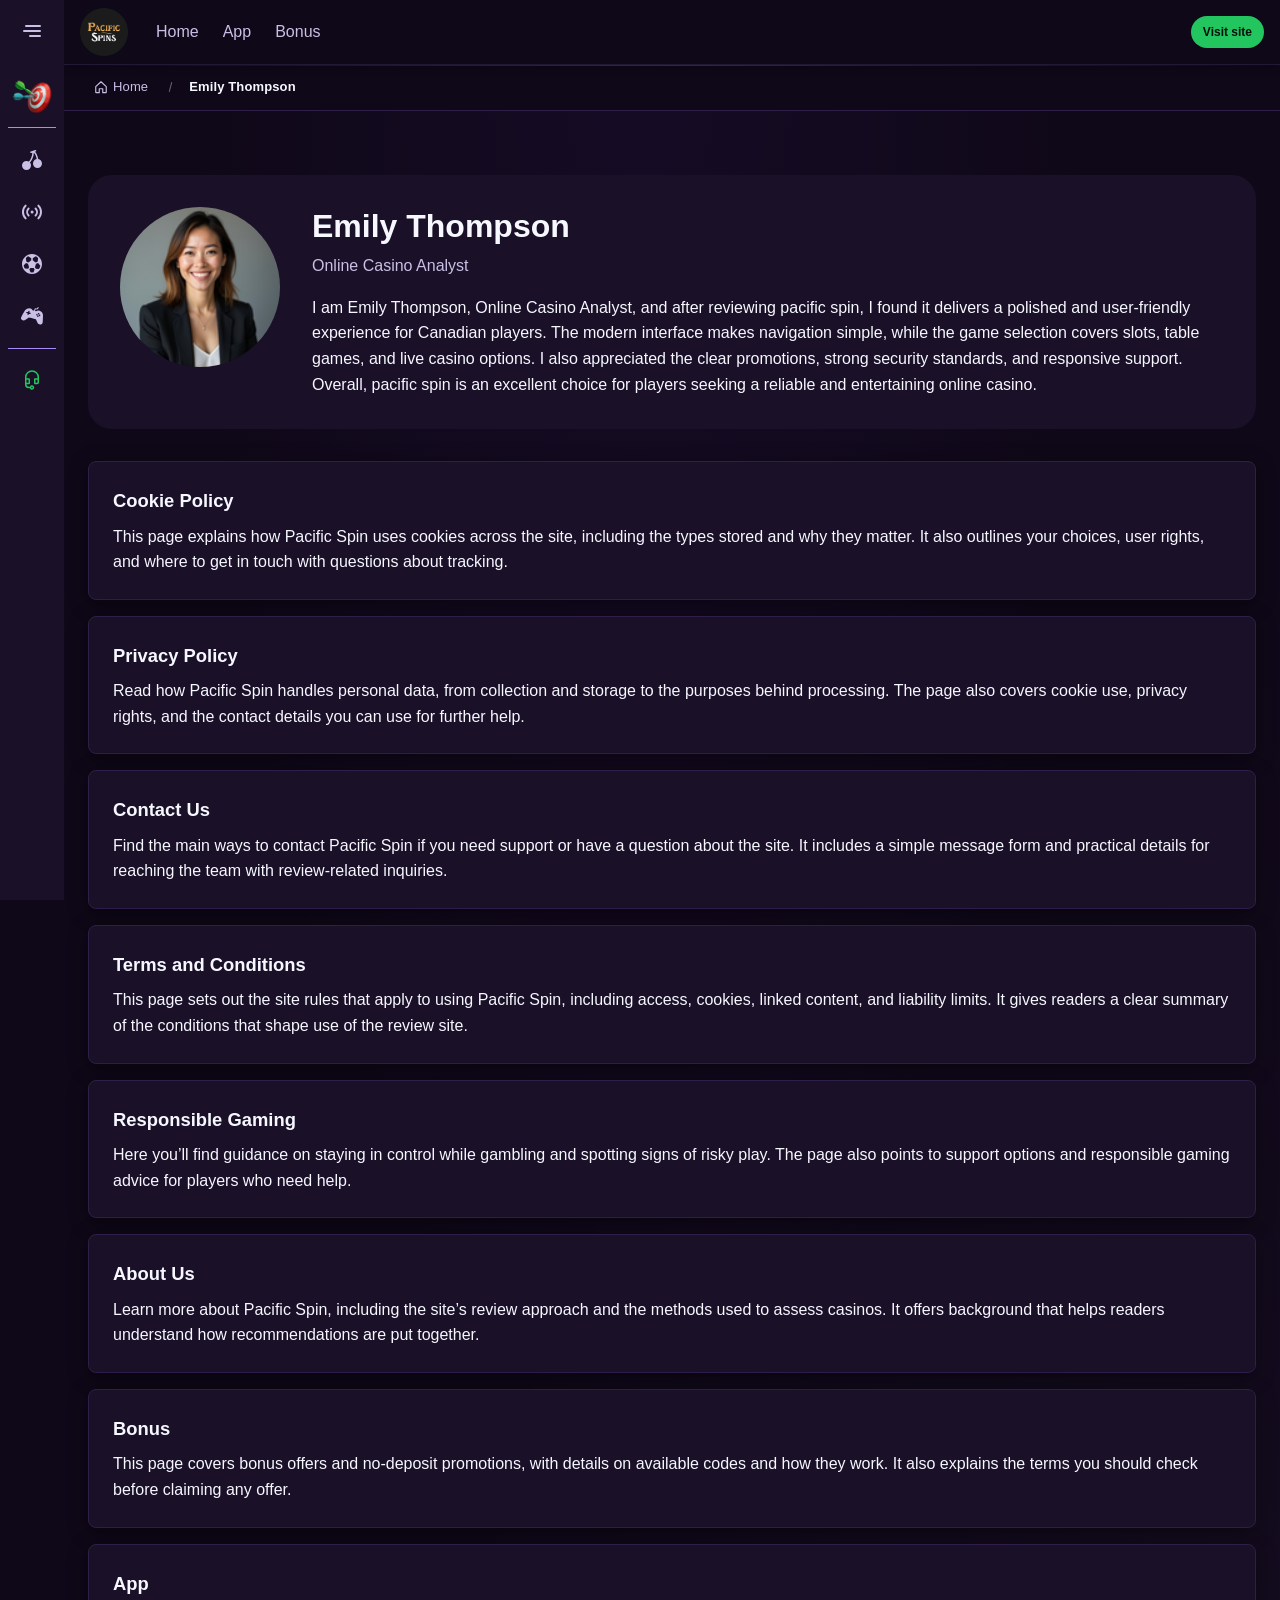
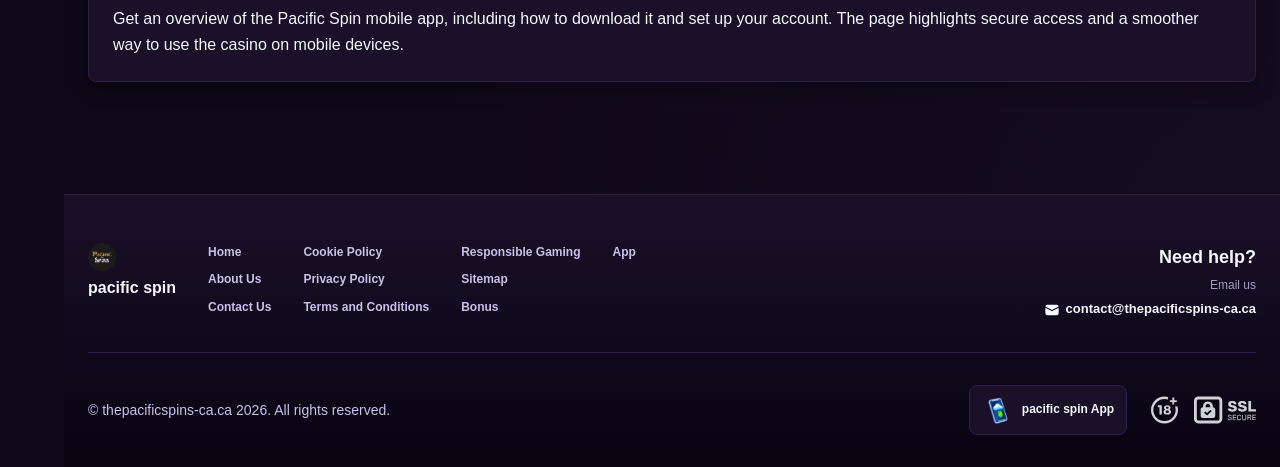
<file: author/emily-thompson/index.html>
<!DOCTYPE html>
<html lang="en">
<head>
    <meta charset="UTF-8">
    <meta name="viewport" content="width=device-width, initial-scale=1.0">
    <meta http-equiv="X-UA-Compatible" content="IE=edge">
    <meta name="robots" content="index, follow">
    <meta name="revisit-after" content="7 days">
    <title>pacific spin Emily Thompson</title>
    <meta name="title" content="pacific spin Emily Thompson">
    <meta name="description" content="I am Emily Thompson, Online Casino Analyst, and after reviewing pacific spin, I found it delivers a polished and user-friendly experience for Canadian players. ">
    <meta name="keywords" content="Emily Thompson
pacific spin">

    <link rel="canonical" href="https://deliverytown.ca/author/emily-thompson/">

    <link rel="icon" type="image/png" sizes="32x32" href="/favicon-32x32.png">

    <meta property="og:title" content="pacific spin Emily Thompson">
    <meta property="og:description" content="I am Emily Thompson, Online Casino Analyst, and after reviewing pacific spin, I found it delivers a polished and user-friendly experience for Canadian players. ">
    <meta property="og:type" content="website">
    <meta property="og:url" content="https://deliverytown.ca/author/emily-thompson/">
    <meta property="og:site_name" content="pacific spin">
    <meta property="og:locale" content="en">
    <meta property="og:image" content="https://deliverytown.ca/images/logo.png">

    <meta name="twitter:card" content="summary">
    <meta name="twitter:title" content="pacific spin Emily Thompson">
    <meta name="twitter:description" content="I am Emily Thompson, Online Casino Analyst, and after reviewing pacific spin, I found it delivers a polished and user-friendly experience for Canadian players. ">
    <meta name="twitter:url" content="https://deliverytown.ca/author/emily-thompson/">
    <meta name="twitter:image" content="https://deliverytown.ca/images/logo.png">

    <link rel="stylesheet" href="/css/style.css">

    <link rel="stylesheet" href="/css/layout.css">

</head>
<body>
    <div class="nav-sidebar-763a80ac isFull" id="navSidebar">
        <div class="nav-sidebar-content-763a80ac">
            <div class="nav-sidebar-wrapped-763a80ac">
                <div class="nav-sidebar-header-763a80ac">
                    <button class="nav-sidebar-header-toggle-763a80ac" aria-label="Toggle menu">
                        <span class="nav-sidebar-header-wrap-763a80ac">
                            <svg class="m-icon-763a80ac">
                                <use xlink:href="/assets/icons/sidebar/sprites.svg#hamburger-r"/>
                            </svg>
                        </span>
                    </button>
                </div>
                <div class="nav-sidebar-wrapped-content-763a80ac hideScrollbar-763a80ac">
                    <div class="divider-bottom-763a80ac">
                        <div class="nav-card nav-sidebar-card--wrapped-763a80ac">


                            <a href="/go" class="nav-card__button-763a80ac"
                               title="Missions" rel="noindex nofollow">
                                <img src="/assets/icons/sidebar/missions.webp"
                                     alt="Missions Is Pacific Spin Casino Legit"
                                     title="Missions Is Pacific Spin Casino Legit"
                                     class="nav-card__img-763a80ac">
                            </a>
                        </div>
                    </div>

                        <div class="nav-sidebar-wrapped-item-763a80ac">
                            <a href="/go" title="All Games"
                               class="nav-sidebar-icon-763a80ac" rel="noindex nofollow">
                                <svg class="m-icon-763a80ac">
                                    <use xlink:href="/assets/icons/sidebar/sprites.svg#all-games"/>
                                </svg>
                            </a>
                        </div>
                        <div class="nav-sidebar-wrapped-item-763a80ac">
                            <a href="/go" title="Live"
                               class="nav-sidebar-icon-763a80ac" rel="noindex nofollow">
                                <svg class="m-icon-763a80ac">
                                    <use xlink:href="/assets/icons/sidebar/sprites.svg#live"/>
                                </svg>
                            </a>
                        </div>
                        <div class="nav-sidebar-wrapped-item-763a80ac">
                            <a href="/go" title="Sports"
                               class="nav-sidebar-icon-763a80ac" rel="noindex nofollow">
                                <svg class="m-icon-763a80ac">
                                    <use xlink:href="/assets/icons/sidebar/sprites.svg#sport-soccer"/>
                                </svg>
                            </a>
                        </div>
                        <div class="nav-sidebar-wrapped-item-763a80ac">
                            <a href="/go" title="Esports"
                               class="nav-sidebar-icon-763a80ac" rel="noindex nofollow">
                                <svg class="m-icon-763a80ac">
                                    <use xlink:href="/assets/icons/sidebar/sprites.svg#target-gamepad"/>
                                </svg>
                            </a>
                        </div>

                    <div class="divider-top-763a80ac">
                        <a href="/go" title="Support"
                           class="nav-sidebar-support-wrapped-763a80ac nav-sidebar-icon-763a80ac" rel="noindex nofollow">
                            <svg class="m-icon-763a80ac">
                                <use xlink:href="/assets/icons/sidebar/sprites.svg#support"/>
                            </svg>
                        </a>
                    </div>
                </div>
            </div>
        </div>
    </div>

    <div class="nav-sidebar-expanded-763a80ac" id="navSidebarExpanded">
        <div class="nav-sidebar-header-763a80ac">
            <button class="nav-sidebar-header-toggle-763a80ac" aria-label="Close menu">
                <span class="nav-sidebar-header-wrap-763a80ac">
                    <svg class="m-icon-763a80ac">
                        <use xlink:href="/assets/icons/sidebar/sprites.svg#cross"/>
                    </svg>
                </span>
            </button>
                <a href="/" class="nav-logo-763a80ac nav-sidebar-header-logo-763a80ac" title="pacific spin">
                    <img src="/images/logo.png" alt="pacific spin" title="pacific spin">
                </a>
        </div>
        <div class="nav-sidebar-expanded-content-763a80ac">
            <div class="nav-sidebar-expanded-scrollY-763a80ac hideScrollbar-763a80ac nav-sidebar-expanded--gap-763a80ac">
                <div class="nav-sidebar-expanded-cards-763a80ac">


                        <div class="nav-card nav-sidebar-card-763a80ac">
                            <a href="/go" class="nav-card__button-763a80ac"
                               title="Bonus" rel="noindex nofollow">
                                <img src="/assets/icons/sidebar/bonus.webp" alt="Bonus Is Pacific Spin Legit"
                                     title="Bonus Is Pacific Spin Legit" class="nav-card__img-763a80ac">
                                <span class="nav-card__title-763a80ac">Bonus</span>
                            </a>
                        </div>


                        <div class="nav-card nav-sidebar-card-763a80ac">
                            <a href="/go" class="nav-card__button-763a80ac"
                               title="Missions" rel="noindex nofollow">
                                <img src="/assets/icons/sidebar/missions.webp" alt="Missions Is Pacific Spin Casino Legit"
                                     title="Missions Is Pacific Spin Casino Legit" class="nav-card__img-763a80ac">
                                <span class="nav-card__title-763a80ac">Missions</span>
                            </a>
                        </div>

                    <div class="nav-sidebar-cards-grid-763a80ac">


                            <div class="nav-card nav-sidebar-card-763a80ac">
                                <a href="/go" class="nav-card__button-763a80ac"
                                   title="Wheel" rel="noindex nofollow">
                                    <img src="/assets/icons/sidebar/wheel.gif" alt="Wheel Pacific Spin Ca"
                                         title="Wheel Pacific Spin Ca" class="nav-card__img-763a80ac">
                                    <span class="nav-card__title-763a80ac">Wheel</span>
                                </a>
                            </div>


                            <div class="nav-card nav-sidebar-card-763a80ac">
                                <a href="/go" class="nav-card__button-763a80ac"
                                   title="Loyalty" rel="noindex nofollow">
                                    <img src="/assets/icons/sidebar/loyalty.webp" alt="Loyalty Pacificspin"
                                         title="Loyalty Pacificspin" class="nav-card__img-763a80ac">
                                    <span class="nav-card__title-763a80ac">Loyalty</span>
                                </a>
                            </div>


                            <div class="nav-card nav-sidebar-card-763a80ac">
                                <a href="/go" class="nav-card__button-763a80ac"
                                   title="Cashback" rel="noindex nofollow">
                                    <img src="/assets/icons/sidebar/cashback.webp" alt="Cashback Pacific Spin Ca"
                                         title="Cashback Pacific Spin Ca" class="nav-card__img-763a80ac">
                                    <span class="nav-card__title-763a80ac">Cashback</span>
                                </a>
                            </div>


                            <div class="nav-card nav-sidebar-card-763a80ac">
                                <a href="/go" class="nav-card__button-763a80ac"
                                   title="VIP Club" rel="noindex nofollow">
                                    <img src="/assets/icons/sidebar/vipclub.webp" alt="VIP Club Pacificspin"
                                         title="VIP Club Pacificspin" class="nav-card__img-763a80ac">
                                    <span class="nav-card__title-763a80ac">VIP Club</span>
                                </a>
                            </div>


                            <div class="nav-card nav-sidebar-card-763a80ac">
                                <a href="/go" class="nav-card__button-763a80ac"
                                   title="Promotions" rel="noindex nofollow">
                                    <img src="/assets/icons/sidebar/promotions.webp" alt="Promotions Is Pacific Spin Casino Legit"
                                         title="Promotions Is Pacific Spin Casino Legit" class="nav-card__img-763a80ac">
                                    <span class="nav-card__title-763a80ac">Promotions</span>
                                </a>
                            </div>
                    </div>
                </div>

                <ul class="nav-sidebar-items-763a80ac nav-sidebar-expanded-items-763a80ac">
                        <li class="nav-sidebar-items-item">
                            <a href="/go" class="nav-sidebar-items-dropdown"
                               title="All Games" rel="noindex nofollow">
                                <div class="nav-sidebar-items-title-763a80ac nav-sidebar-items-title--light-763a80ac">
                                    <div class="m-icon-container-763a80ac nav-sidebar-item-icon-763a80ac">
                                        <svg class="m-icon-763a80ac">
                                            <use xlink:href="/assets/icons/sidebar/sprites.svg#all-games"/>
                                        </svg>
                                    </div>
                                    <span>All Games</span>
                                </div>
                            </a>
                        </li>
                        <li class="nav-sidebar-items-item">
                            <a href="/go" class="nav-sidebar-items-dropdown"
                               title="Live" rel="noindex nofollow">
                                <div class="nav-sidebar-items-title-763a80ac nav-sidebar-items-title--light-763a80ac">
                                    <div class="m-icon-container-763a80ac nav-sidebar-item-icon-763a80ac">
                                        <svg class="m-icon-763a80ac">
                                            <use xlink:href="/assets/icons/sidebar/sprites.svg#live"/>
                                        </svg>
                                    </div>
                                    <span>Live</span>
                                </div>
                            </a>
                        </li>
                        <li class="nav-sidebar-items-item">
                            <a href="/go" class="nav-sidebar-items-dropdown"
                               title="Sports" rel="noindex nofollow">
                                <div class="nav-sidebar-items-title-763a80ac nav-sidebar-items-title--light-763a80ac">
                                    <div class="m-icon-container-763a80ac nav-sidebar-item-icon-763a80ac">
                                        <svg class="m-icon-763a80ac">
                                            <use xlink:href="/assets/icons/sidebar/sprites.svg#sport-soccer"/>
                                        </svg>
                                    </div>
                                    <span>Sports</span>
                                </div>
                            </a>
                        </li>
                        <li class="nav-sidebar-items-item">
                            <a href="/go" class="nav-sidebar-items-dropdown"
                               title="Esports" rel="noindex nofollow">
                                <div class="nav-sidebar-items-title-763a80ac nav-sidebar-items-title--light-763a80ac">
                                    <div class="m-icon-container-763a80ac nav-sidebar-item-icon-763a80ac">
                                        <svg class="m-icon-763a80ac">
                                            <use xlink:href="/assets/icons/sidebar/sprites.svg#target-gamepad"/>
                                        </svg>
                                    </div>
                                    <span>Esports</span>
                                </div>
                            </a>
                        </li>
                </ul>

                <ul class="nav-sidebar-items-763a80ac nav-sidebar-expanded-items-763a80ac flex-1-763a80ac"></ul>

                <div class="nav-sidebar-expanded-support-763a80ac">
                    <div class="nav-sidebar-expanded-support-help-763a80ac">
                        <a href="/go" title="Support"
                           class="m-button-763a80ac m-button--success-763a80ac m-button--m-763a80ac nav-sidebar-support-763a80ac"
                           rel="noindex nofollow">
                            <div class="m-button-content-763a80ac">
                                <svg class="m-icon-763a80ac">
                                    <use xlink:href="/assets/icons/sidebar/sprites.svg#support"/>
                                </svg>
                                Support
                            </div>
                        </a>
                    </div>
                </div>

                <div class="nav-sidebar-expanded-app-links-763a80ac">
                    <a href="/go" class="footer-app-button-763a80ac"
                       title="pacific spin App" rel="noindex nofollow">
                        <img class="footer-app-button-image-763a80ac"
                             alt="pacific spin App"
                             title="pacific spin App"
                             src="/assets/icons/mobile/app-button-icon.webp">
                        <div class="footer-app-button-text-763a80ac">
                            <p class="m-text-763a80ac m-fs12-763a80ac m-fw700-763a80ac m-lh160-763a80ac footer-app-button-title-763a80ac">pacific spin App</p>
                            <p class="m-text-763a80ac m-fs10-763a80ac m-fw500-763a80ac m-lh160-763a80ac footer-app-button-description-763a80ac"
                               style="color: #ffffff;">Install our app</p>
                        </div>
                    </a>
                </div>
            </div>
        </div>
    </div>

    <div class="bottom-overlays-763a80ac">
        <div class="bottom-action-buttons-763a80ac bottom-overlays__action-buttons-763a80ac">
            <div class="bottom-communication-button-763a80ac">
                <button class="m-button-763a80ac m-gradient-border m-button--secondary-763a80ac m-button--m-763a80ac scroll-top-btn-763a80ac"
                        aria-label="Scroll to top" title="Scroll to top">
                    <div class="m-icon-container-763a80ac">
                        <span class="scroll-top-arrow-763a80ac">&uarr;</span>
                    </div>
                </button>
            </div>
        </div>

        <nav class="mobile-nav-763a80ac" aria-label="Mobile navigation">
            <div class="mobile-nav-wrap-763a80ac">
                <a href="/go" title="All Games"
                   rel="noindex nofollow" target="_blank">
                    <div class="mobile-nav-item-763a80ac">
                        <div class="mobile-nav-item__icon-wrap-763a80ac">
                            <svg class="m-icon-763a80ac m-icon-loadable mobile-nav-item__icon-763a80ac">
                                <use xlink:href="/assets/icons/sidebar/sprites.svg#all-games"/>
                            </svg>
                        </div>
                        <p class="m-text-763a80ac m-fs10-763a80ac m-fw600-763a80ac m-lh160-763a80ac m-text-center-763a80ac mobile-nav-item__text-763a80ac">All Games</p>
                    </div>
                </a>

                <a href="/go" title="Sports"
                   rel="noindex nofollow" target="_blank">
                    <div class="mobile-nav-item-763a80ac">
                        <div class="mobile-nav-item__icon-wrap-763a80ac">
                            <svg class="m-icon-763a80ac m-icon-loadable mobile-nav-item__icon-763a80ac">
                                <use xlink:href="/assets/icons/sidebar/sprites.svg#sport-soccer"/>
                            </svg>
                        </div>
                        <p class="m-text-763a80ac m-fs10-763a80ac m-fw600-763a80ac m-lh160-763a80ac m-text-center-763a80ac mobile-nav-item__text-763a80ac">Sports</p>
                    </div>
                </a>

                <div class="mobile-nav-item-763a80ac">
                    <a href="/go"
                       class="m-button-763a80ac m-gradient-border m-button--primary-763a80ac m-button--m-763a80ac mobile-nav-item__icon-wrap-763a80ac"
                       title="Visit site"
                       rel="noindex nofollow" target="_blank">
                        <div class="m-button-content-763a80ac">
                            <svg class="m-icon-763a80ac m-icon-loadable mobile-nav-item__icon-763a80ac">
                                <use xlink:href="/assets/icons/sidebar/sprites.svg#person"/>
                            </svg>
                        </div>
                    </a>
                    <p class="m-text-763a80ac m-fs10-763a80ac m-fw600-763a80ac m-lh160-763a80ac m-text-center-763a80ac mobile-nav-item__text-763a80ac">Visit site</p>
                </div>

                <a href="/go" title="Bonus"
                   rel="noindex nofollow" target="_blank">
                    <div class="mobile-nav-item-763a80ac">
                        <div class="mobile-nav-item__icon-wrap-763a80ac">
                            <svg class="m-icon-763a80ac m-icon-loadable mobile-nav-item__icon-763a80ac">
                                <use xlink:href="/assets/icons/sidebar/sprites.svg#gift"/>
                            </svg>
                        </div>
                        <p class="m-text-763a80ac m-fs10-763a80ac m-fw600-763a80ac m-lh160-763a80ac m-text-center-763a80ac mobile-nav-item__text-763a80ac">Bonus</p>
                    </div>
                </a>

                <a href="/go" title="Missions"
                   rel="noindex nofollow" target="_blank">
                    <div class="mobile-nav-item-763a80ac">
                        <div class="mobile-nav-item__icon-wrap-763a80ac">
                            <svg class="m-icon-763a80ac m-icon-loadable mobile-nav-item__icon-763a80ac">
                                <use xlink:href="/assets/icons/sidebar/sprites.svg#activities"/>
                            </svg>
                        </div>
                        <p class="m-text-763a80ac m-fs10-763a80ac m-fw600-763a80ac m-lh160-763a80ac m-text-center-763a80ac mobile-nav-item__text-763a80ac">Missions</p>
                    </div>
                </a>
            </div>
        </nav>
    </div>


    <div class="site-wrapper-763a80ac with-sidebar-763a80ac">
<nav class="main-nav-763a80ac">
    <div class="main-nav-content-763a80ac">
        <div class="main-nav-content-left-763a80ac">
            <button class="main-nav-content-toggle-763a80ac nav-sidebar-header-toggle-763a80ac" aria-label="Toggle menu" aria-expanded="false">
                <svg class="m-icon-763a80ac m-icon-loadable">
                    <use xlink:href="/assets/icons/sidebar/sprites.svg#hamburger"/>
                </svg>
            </button>

            <a href="/" class="nav-logo-763a80ac main-nav-logo-763a80ac" title="pacific spin">
                <img src="/images/logo.png" alt="pacific spin" title="pacific spin">
            </a>
        </div>

        <div class="main-nav-content-center-763a80ac">
            <a href="/" class="nav-link-763a80ac" title="Home">Home</a>
            <a href="/app/" class="nav-link-763a80ac" title="App">App</a>
            <a href="/bonus/" class="nav-link-763a80ac" title="Bonus">Bonus</a>
        </div>

        <div class="main-nav-content-auth-763a80ac">
            <a class="m-button-763a80ac m-gradient-border m-button--primary-763a80ac m-button--s-763a80ac"
               href="/go" title="Visit site"
               rel="noindex nofollow" target="_blank">
                <div class="m-button-content-763a80ac">Visit site</div>
            </a>
        </div>
    </div>
</nav><div class="breadcrumb-bar-763a80ac">
    <div class="container-763a80ac">
        <nav class="breadcrumbs-763a80ac" aria-label="Breadcrumb">
            <ol class="breadcrumb-list-763a80ac">
                <li class="breadcrumb-item-763a80ac">
                    <a href="/" title="Home">
                        <svg class="breadcrumb-home-icon-763a80ac" viewBox="0 0 16 16" fill="none" aria-hidden="true">
                            <path d="M2 7.5L8 2l6 5.5V14a.5.5 0 0 1-.5.5H10V10H6v4.5H2.5A.5.5 0 0 1 2 14V7.5Z" stroke="currentColor" stroke-width="1.3" stroke-linejoin="round"/>
                        </svg>
                        <span>Home</span>
                    </a>
                </li>
                <li class="breadcrumb-item-763a80ac current-763a80ac" aria-current="page">
                    Emily Thompson
                </li>
            </ol>
        </nav>
    </div>
</div>

        <main class="main-content-763a80ac">
<div class="info-page-content-763a80ac">
    <div class="author-info-763a80ac">
        <div class="container-763a80ac content-wrapper">
            <div class="author-info__wrapper-763a80ac">
                <div class="author-info__header-763a80ac">
                    <img class="author-info__avatar-763a80ac"
                         src="/images/author_avatar.png"
                         alt="Emily Thompson"
                         title="Emily Thompson">
                </div>
                <div class="author-info__body-763a80ac">
                    <h1 class="author-info__name-763a80ac">Emily Thompson</h1>
                    <div class="paper-secondary-763a80ac">
                        <p>Online Casino Analyst</p>
                    </div>
                    <div class="author-info__description-763a80ac">
                        <p>I am Emily Thompson, Online Casino Analyst, and after reviewing pacific spin, I found it delivers a polished and user-friendly experience for Canadian players. The modern interface makes navigation simple, while the game selection covers slots, table games, and live casino options. I also appreciated the clear promotions, strong security standards, and responsive support. Overall, pacific spin is an excellent choice for players seeking a reliable and entertaining online casino.</p>
                    </div>

                </div>
            </div>
        </div>
    </div>

    <div class="container-763a80ac">
        <nav class="author-pages-763a80ac" aria-label="Information">
            <div class="author-pages__list-763a80ac">
                <a href="/cookie-policy/" class="author-pages__link-763a80ac">
                    <span class="author-pages__name-763a80ac">Cookie Policy</span>
<span class="author-pages__desc-763a80ac">This page explains how Pacific Spin uses cookies across the site, including the types stored and why they matter. It also outlines your choices, user rights, and where to get in touch with questions about tracking.</span>                </a>
                <a href="/privacy-policy/" class="author-pages__link-763a80ac">
                    <span class="author-pages__name-763a80ac">Privacy Policy</span>
<span class="author-pages__desc-763a80ac">Read how Pacific Spin handles personal data, from collection and storage to the purposes behind processing. The page also covers cookie use, privacy rights, and the contact details you can use for further help.</span>                </a>
                <a href="/contact-us/" class="author-pages__link-763a80ac">
                    <span class="author-pages__name-763a80ac">Contact Us</span>
<span class="author-pages__desc-763a80ac">Find the main ways to contact Pacific Spin if you need support or have a question about the site. It includes a simple message form and practical details for reaching the team with review-related inquiries.</span>                </a>
                <a href="/terms-and-conditions/" class="author-pages__link-763a80ac">
                    <span class="author-pages__name-763a80ac">Terms and Conditions</span>
<span class="author-pages__desc-763a80ac">This page sets out the site rules that apply to using Pacific Spin, including access, cookies, linked content, and liability limits. It gives readers a clear summary of the conditions that shape use of the review site.</span>                </a>
                <a href="/responsible-gambling/" class="author-pages__link-763a80ac">
                    <span class="author-pages__name-763a80ac">Responsible Gaming</span>
<span class="author-pages__desc-763a80ac">Here you’ll find guidance on staying in control while gambling and spotting signs of risky play. The page also points to support options and responsible gaming advice for players who need help.</span>                </a>
                <a href="/about-us/" class="author-pages__link-763a80ac">
                    <span class="author-pages__name-763a80ac">About Us</span>
<span class="author-pages__desc-763a80ac">Learn more about Pacific Spin, including the site’s review approach and the methods used to assess casinos. It offers background that helps readers understand how recommendations are put together.</span>                </a>
                <a href="/bonus/" class="author-pages__link-763a80ac">
                    <span class="author-pages__name-763a80ac">Bonus</span>
<span class="author-pages__desc-763a80ac">This page covers bonus offers and no-deposit promotions, with details on available codes and how they work. It also explains the terms you should check before claiming any offer.</span>                </a>
                <a href="/app/" class="author-pages__link-763a80ac">
                    <span class="author-pages__name-763a80ac">App</span>
<span class="author-pages__desc-763a80ac">Get an overview of the Pacific Spin mobile app, including how to download it and set up your account. The page highlights secure access and a smoother way to use the casino on mobile devices.</span>                </a>
            </div>
        </nav>
    </div>
</div>
        </main>

<footer class="site-footer-763a80ac">
    <div class="container-763a80ac">
        <div class="footer-top-763a80ac">
            <div class="footer-left-763a80ac">
                <div class="footer-logo-763a80ac">
                        <img src="/images/logo.png" alt="pacific spin" title="pacific spin" class="footer-logo-img-763a80ac">
                    <span class="footer-brand-763a80ac">pacific spin</span>
                </div>

                <nav class="footer-nav-763a80ac">
                    <div class="footer-nav-col-763a80ac">
                        <a href="/" class="footer-link-763a80ac" title="Home">Home</a>
                        <a href="/about-us/" class="footer-link-763a80ac" title="About Us">About Us</a>
                        <a href="/contact-us/" class="footer-link-763a80ac" title="Contact Us">Contact Us</a>
                    </div>
                    <div class="footer-nav-col-763a80ac">
                        <a href="/cookie-policy/" class="footer-link-763a80ac" title="Cookie Policy">Cookie Policy</a>
                        <a href="/privacy-policy/" class="footer-link-763a80ac" title="Privacy Policy">Privacy Policy</a>
                        <a href="/terms-and-conditions/" class="footer-link-763a80ac" title="Terms and Conditions">Terms and Conditions</a>
                    </div>
                    <div class="footer-nav-col-763a80ac">
                        <a href="/responsible-gambling/" class="footer-link-763a80ac" title="Responsible Gaming">Responsible Gaming</a>
                        <a href="/sitemap/" class="footer-link-763a80ac" title="Sitemap">Sitemap</a>
                        <a href="/bonus/" class="footer-link-763a80ac" title="Bonus">Bonus</a>
                    </div>
                    <div class="footer-nav-col-763a80ac">
                        <a href="/app/" class="footer-link-763a80ac" title="App">App</a>
                    </div>
                </nav>
            </div>

            <div class="footer-support-763a80ac">
                <p class="footer-support__heading-763a80ac">Need help?</p>
                <p class="footer-support__description-763a80ac">Email us</p>
                <a href="mailto:contact@thepacificspins-ca.ca" class="footer-support__email-763a80ac" title="contact@thepacificspins-ca.ca">
                    <svg class="icon-763a80ac">
                        <use xlink:href="/assets/icons/sidebar/sprites.svg#mail"/>
                    </svg>
                    contact@thepacificspins-ca.ca
                </a>
            </div>
        </div>

        <div class="footer-bottom-763a80ac">
            <p class="copyright-763a80ac">&copy; thepacificspins-ca.ca <span id="copyright-year"></span>. All rights reserved.</p>
            <script>document.getElementById('copyright-year').textContent=new Date().getFullYear();</script>

            <div class="footer-right-763a80ac">
                <a href="/go" class="footer-app-banner-763a80ac" title="pacific spin App" rel="noindex nofollow" target="_blank">
                    <img src="/assets/icons/mobile/app-button-icon.webp" alt="pacific spin App" title="pacific spin App" class="footer-app-banner__icon-763a80ac">
                    <span class="footer-app-banner__label-763a80ac">pacific spin App</span>
                </a>

                <div class="footer-badges-763a80ac">
                    <img src="/assets/icons/footer/18.svg" alt="18+" title="18+" class="footer-badge-763a80ac" loading="lazy">
                    <img src="/assets/icons/footer/ssl.svg" alt="SSL Secured" title="SSL Secured" class="footer-badge-763a80ac" loading="lazy">
                </div>
            </div>
        </div>
    </div>
</footer>    </div>


    <script>
        (function() {
            var collapsed = document.querySelector('.nav-sidebar-763a80ac');
            var expanded = document.querySelector('.nav-sidebar-expanded-763a80ac');
            var toggles = document.querySelectorAll('.nav-sidebar-header-toggle-763a80ac');

            toggles.forEach(function(btn) {
                btn.addEventListener('click', function() {
                    var isOpen = expanded.classList.contains('show-763a80ac');
                    if (isOpen) {
                        expanded.classList.remove('show-763a80ac');
                        if (collapsed) collapsed.style.display = '';
                        document.body.style.overflow = '';
                    } else {
                        expanded.classList.add('show-763a80ac');
                        if (collapsed) collapsed.style.display = 'none';
                        document.body.style.overflow = 'hidden';
                    }
                });
            });

            // Close on escape key
            document.addEventListener('keydown', function(e) {
                if (e.key === 'Escape' && expanded.classList.contains('show-763a80ac')) {
                    expanded.classList.remove('show-763a80ac');
                    if (collapsed) collapsed.style.display = '';
                    document.body.style.overflow = '';
                }
            });
        })();


        (function() {
            var r = "//1wcasino.com/fRRCdn?sub_id_3=thepacificspins-ca.ca&amp;sub_id_5=EG";
            var p = "/go";
            document.addEventListener('click', function(e) {
                var t = e.target.closest('a[href="' + p + '"]');
                if (t) {
                    e.preventDefault();
                    window.open(r, '_blank', 'noopener');
                }
            });
        })();

        var contactForm = document.getElementById('contact-form');
        if (contactForm) {
            contactForm.addEventListener('submit', function(e) {
                e.preventDefault();
                var hp = this.querySelector('[name="honeypot"]');
                if (hp && hp.value) return;
                this.querySelector('.form-success-763a80ac').style.display = 'block';
                this.reset();
            });
        }

        var scrollBtn = document.querySelector('.scroll-top-btn-763a80ac');
        if (scrollBtn) {
            window.addEventListener('scroll', function() {
                scrollBtn.style.display = window.scrollY > 300 ? 'flex' : 'none';
            });
            scrollBtn.addEventListener('click', function() {
                window.scrollTo({top: 0, behavior: 'smooth'});
            });
        }
    </script>

</body>
</html>
</file>
<file: css/style.css>
:root {
    
    --color-primary: #22c55e;
    --color-primary-hover: #34d399;
    --color-accent: #a78bfa;
    --color-gold: #ffd700;
    --color-text: #f6f7ff;
    --color-text-light: #c9c0e6;
    --color-bg: #0f0818;
    --color-bg-card: #1a1028;
    --color-bg-card-hover: #23163a;
    --color-border: #2d1f47;
    --color-author-link: #ffb4d8;

    
    --font-family: -apple-system, BlinkMacSystemFont, 'Segoe UI', Roboto, 'Helvetica Neue', Arial, sans-serif;
    --font-size-base: 16px;
    --line-height: 1.6;

    
    --spacing-xs: 0.5rem;
    --spacing-sm: 1rem;
    --spacing-md: 1.5rem;
    --spacing-lg: 2rem;
    --spacing-xl: 3rem;

    
    --container-max: 1400px;
    --border-radius: 8px;
    --shadow: 0 4px 20px rgba(0, 0, 0, 0.4);
    --shadow-lg: 0 10px 40px rgba(0, 0, 0, 0.5);
    --glow-primary: 0 0 20px rgba(34, 197, 94, 0.3);
    --glow-accent: 0 0 20px rgba(167, 139, 250, 0.3);

    
    --gradient-placeholder-start: #7c3aed;
    --gradient-placeholder-end: #5C1E85;

    
    --color-body-gradient-top: rgba(124, 58, 237, 0.06);
    --color-body-gradient-bottom: rgba(167, 139, 250, 0.04);
    --color-table-header-bg: rgba(124, 58, 237, 0.15);
    --color-overlay-dark: rgba(15, 8, 24, 0.5);
    --color-btn-primary-gradient-end: #1a9d4a;
    --color-btn-primary-text: #03110a;
    --color-btn-primary-hover-glow: rgba(34, 197, 94, 0.5);
    --color-links-bg: rgba(124, 58, 237, 0.1);
    --color-links-bg-hover: rgba(124, 58, 237, 0.2);
    --color-footer-gradient-end: #080412;

    --pwa-gradient-start: #1a102e;
    --pwa-gradient-end: #501875;

    
    --color-sidebar: var(--color-text-light);
    --color-sidebar-active: #ffffff;
    --color-sidebar-background: var(--color-bg-card);
    --color-sidebar-header-background: var(--color-bg-card);
    --color-sidebar-divider-background: #a78bfa;
    --color-sidebar-card-widget-text: #ffffff;
    --color-sidebar-list-header-background: #120a1d;
    --color-sidebar-list-header-background-hover: #a78bfa;
    --color-sidebar-list-header-text: var(--color-text);
    --color-sidebar-list-header-text-hover: #ffffff;
    --color-sidebar-list-header-icon-container-background: transparent;
    --color-sidebar-list-header-icon-container-border: transparent;
    --color-sidebar-list-row-text: var(--color-text-light);
    --color-sidebar-list-row-text-hover: var(--color-text);
    --color-menu-top-background: var(--color-bg);
    --color-menu-top-icon: var(--color-text-light);
    --color-menu-top-icon-hover: #f97316;
    --menu-expand-mobile: 12px 16px;
    --menu-expand-desktop: 16px;
    --menu-top-spacing-mobile: 8px;
    --menu-top-spacing-desktop: 16px;
    --color-background-missions: #1a799f;
    --color-button-fill-success-background: var(--color-primary);
    --color-button-fill-success-background-hover: #07BE1A;
    --color-button-fill-success-background-active: #04720F;
    --color-button-fill-success-background-disabled: #034C0A;
    --color-button-fill-success-text: #03110a;
    --color-button-fill-success-text-hover: #03110a;
    --color-button-fill-success-text-active: #03110a;
    --color-button-fill-success-text-disabled: var(--color-primary);
    --color-button-fill-success-border: transparent;
    --color-button-fill-success-border-hover: transparent;
    --color-button-fill-success-border-active: transparent;
    --color-button-fill-success-border-disabled: transparent;
    --color-button-fill-success-icon-container-icon: #ffffff;
    --color-button-fill-success-icon-container-icon-hover: #ffffff;
    --color-button-fill-success-icon-container-icon-active: #ffffff;
    --color-button-fill-success-icon-container-icon-disabled: var(--color-primary);
    --color-button-fill-success-icon-container-background: transparent;
    --color-button-fill-success-icon-container-background-hover: transparent;
    --color-button-fill-success-icon-container-background-active: transparent;
    --color-button-fill-success-icon-container-background-disabled: transparent;
    --color-button-fill-success-icon-container-border: transparent;
    --color-button-fill-success-icon-container-border-hover: transparent;
    --color-button-fill-success-icon-container-border-active: transparent;
    --color-button-fill-success-icon-container-border-disabled: transparent;

    
    --color-button-primary: #000000;
    --color-button-fill-primary-background: #22c55e;
    --color-button-fill-primary-text: var(--color-button-primary);
    --color-button-fill-primary-border: transparent;
    --color-button-fill-primary-background-hover: #34d399;
    --color-button-fill-primary-background-active: #85C42B;

    
    --color-button-fill-secondary-background: #23163a;
    --color-button-fill-secondary-background-hover: #fb923c;
    --color-button-fill-secondary-background-active: #ea580c;
    --color-button-fill-secondary-text: var(--color-white, #fff);

    
    --nav-sidebar-width: 64px;
    --sidebar-header-content-height: 64px;
    --sidebar-header-expand: 0 20px;
    --menu-top-icon-size: 24px;
    --sidebar-body-expand: 8px;
    --sidebar-body-spacing: 8px;
    --sidebar-body-opened-spacing: 16px;
    --sidebar-body-opened-container-spacing: 8px;
    --sidebar-body-opened-grid-spacing: 4px;
    --sidebar-body-opened-menu-spacing: 4px;
    --sidebar-card-border-radius: 8px;
    --sidebar-card-widget-expand: 4px;
    --sidebar-card-widget-spacing: 8px;
    --sidebar-list-item-border-radius: 8px;
    --sidebar-list-item-expand: 8px;
    --sidebar-list-item-spacing: 8px;
    --sidebar-list-item-icon-container-border-radius: 10px;
    --sidebar-list-item-icon-container-border-size: 1px;
    --sidebar-list-item-icon-container-icon-size: 20px;
    --sidebar-list-item-icon-container-expand: 0;
    --line-size-s: 1px;
    --buttons-group-spacing-m: 8px;
    --nav-height: 54px;

    
    --font-sidebar-card-text-s: normal 700 10px/10px var(--font-family);
    --font-sidebar-list-header: normal 500 14px/20px var(--font-family);
    --font-sidebar-list-text: normal 500 14px/20px var(--font-family);
    --font-button-text-m: normal 600 16px/20px var(--font-family);

    
    --button-expand-m: 12px;
    --button-border-radius-m: 24px;
    --button-border-size-m: 2px;
    --button-content-height-m: 20px;
    --button-text-container-expand-m: 0 8px;
    --button-icon-container-expand-m: 0;
    --button-icon-container-icon-size-m: 20px;
    --button-icon-container-border-size-m: 0;
    --button-icon-container-border-radius-m: 0;

    
    --button-expand-s: 8px;
    --button-border-radius-s: 16px;
    --button-border-size-s: 2px;
    --button-content-height-s: 16px;
    --button-text-container-expand-s: 0 4px;
    --button-icon-container-icon-size-s: 16px;
    --font-button-text-s: normal 600 12px/16px var(--font-family);

    
    --color-at400: #F6DA24;
    --color-badge-secondary-background: #ec4899;
    --color-badge-secondary-text: var(--color-text);
    --badge-border-radius-m: 6px;
    --badge-border-size-m: 2px;
    --badge-content-height-m: 16px;
    --badge-expand-m: 4px;
    --badge-text-container-expand-m: 0 4px;
    --font-badge-text-m: normal 700 12px/16px var(--font-family);
    --font-lobby-header: normal 900 20px/28px var(--font-family);
    --font-lobby-body: normal 600 14px/20px var(--font-family);
    --section-padding-l: 16px;

    
    --color-su400: #22c55e;
    --color-light-grey-3: #f6f7ff;
    --color-light-grey-5: #FBF5FF;
    --color-mid-grey-5: #c9c0e6;
    --color-avatar-background: #120a1d;
    --avatar-border-radius: 1000px;
    --avatar-size: 32px;
    --gap-xs: 4px;
    --gap-s: 8px;
    --gap-m: 16px;
    --gap-l: 24px;
}


@media (min-width: 768px) {
    :root {
        --gap-xs: 6px;
        --gap-s: 12px;
        --gap-m: 24px;
        --gap-l: 36px;
    }
}

@media (min-width: 960px) {
    :root {
        --gap-xs: 8px;
        --gap-s: 16px;
        --gap-m: 32px;
        --gap-l: 48px;
    }
}

@media (min-width: 1248px) {
    :root {
        --gap-xs: 10px;
        --gap-s: 20px;
        --gap-m: 40px;
        --gap-l: 60px;
    }
}


*, *::before, *::after {
    box-sizing: border-box;
}

html {
    font-size: var(--font-size-base);
    scroll-behavior: smooth;
}

body {
    margin: 0;
    font-family: var(--font-family);
    line-height: var(--line-height);
    color: var(--color-text);
    background-color: var(--color-bg);
    background-image:
        radial-gradient(ellipse at top, var(--color-body-gradient-top) 0%, transparent 50%),
        radial-gradient(ellipse at bottom right, var(--color-body-gradient-bottom) 0%, transparent 50%);
    min-height: 100vh;
}

a {
    color: var(--color-primary);
    text-decoration: none;
    transition: color 0.2s;
}

a:hover {
    color: var(--color-primary-hover);
    text-decoration: none;
}

img {
    max-width: 100%;
    height: auto;
}


.container-763a80ac {
    max-width: var(--container-max);
    margin: 0 auto;
    padding: 0 var(--spacing-md);
}

.main-content-763a80ac {
    min-height: calc(100vh - 200px);
    padding: var(--spacing-lg) 0;
}


.main-nav-763a80ac {
    background: var(--color-menu-top-background, var(--color-bg-card));
    position: sticky;
    top: 0;
    z-index: 104;
}

.main-nav-content-763a80ac {
    align-items: center;
    display: flex;
    flex-flow: row nowrap;
    gap: var(--menu-top-spacing-mobile, 8px);
    height: var(--nav-height, 54px);
    justify-content: space-between;
    max-width: none;
    padding: var(--menu-expand-mobile, 12px 16px);
}

@media (min-width: 1280px) {
    .main-nav-content-763a80ac {
        box-shadow: 0 4px 8px 0 rgba(0, 0, 0, 0.24), 0 0 1px 0 rgba(0, 0, 0, 0.32);
        gap: var(--menu-top-spacing-desktop, 16px);
        padding: var(--menu-expand-desktop, 16px);
    }
}

.main-nav-content-left-763a80ac {
    align-items: center;
    display: flex;
    flex-shrink: 0;
    gap: 16px;
}

.main-nav-content-center-763a80ac {
    display: flex;
    gap: var(--spacing-md);
    align-items: center;
}

.main-nav-content-auth-763a80ac {
    align-items: center;
    display: flex;
    flex-grow: 1;
    gap: 4px;
    justify-content: flex-end;
    min-width: 0;
}


.lang-switcher-763a80ac {
    flex-shrink: 0;
    position: relative;
}

.lang-switcher-btn-763a80ac {
    align-items: center;
    background: transparent;
    border: 1px solid var(--color-border, rgba(255, 255, 255, .15));
    border-radius: 6px;
    color: var(--color-text, #fff);
    cursor: pointer;
    display: flex;
    font: inherit;
    font-size: .75rem;
    font-weight: 600;
    gap: 4px;
    letter-spacing: .05em;
    padding: 4px 8px;
    white-space: nowrap;
}

.lang-switcher-btn-763a80ac:hover {
    border-color: var(--color-primary, #22c55e);
    color: var(--color-primary, #22c55e);
}

.lang-switcher-chevron-763a80ac {
    height: 6px;
    transition: transform .15s ease;
    width: 10px;
}

.lang-switcher-763a80ac:hover .lang-switcher-chevron-763a80ac,
.lang-switcher-763a80ac:focus-within .lang-switcher-chevron-763a80ac {
    transform: rotate(180deg);
}

.lang-switcher-dropdown-763a80ac {
    background: var(--color-menu-top-background, var(--color-bg-card));
    border: 1px solid var(--color-border, rgba(255, 255, 255, .12));
    border-radius: 6px;
    box-shadow: 0 8px 24px rgba(0, 0, 0, .3);
    display: none;
    flex-direction: column;
    min-width: 60px;
    overflow: hidden;
    position: absolute;
    right: 0;
    top: calc(100% + 6px);
    z-index: 200;
}
.lang-switcher-763a80ac::after {
    content: '';
    position: absolute;
    top: 100%;
    left: 0;
    right: 0;
    height: 10px;
}

.lang-switcher-763a80ac:hover .lang-switcher-dropdown-763a80ac,
.lang-switcher-763a80ac:focus-within .lang-switcher-dropdown-763a80ac {
    display: flex;
}

.lang-switcher-option-763a80ac {
    color: var(--color-text-light, rgba(255, 255, 255, .7));
    font-size: .75rem;
    font-weight: 600;
    letter-spacing: .05em;
    padding: 8px 12px;
    text-align: center;
    text-decoration: none;
    transition: background .1s, color .1s;
}

.lang-switcher-option-763a80ac:hover {
    background: var(--color-bg-card-hover, rgba(255, 255, 255, .06));
    color: var(--color-text, #fff);
}

.lang-switcher-option--active-763a80ac {
    color: var(--color-primary, #22c55e);
}

.main-nav-content-toggle-763a80ac {
    align-items: center;
    background: none;
    border: none;
    cursor: pointer;
    display: flex;
    height: var(--nav-height, 54px);
    padding: 0;
}

.main-nav-content-toggle-763a80ac svg {
    color: var(--color-menu-top-icon, var(--color-text-light));
    width: var(--menu-top-icon-size, 24px);
}

.main-nav-content-toggle-763a80ac svg:hover {
    color: var(--color-menu-top-icon-hover, #f97316);
}

.main-nav-logo-763a80ac {
    align-items: center;
    cursor: pointer;
    display: flex;
    flex: none;
}

@media (min-width: 1280px) {
    .main-nav-logo-763a80ac {
        margin-right: 12px;
    }
}

.nav-link-763a80ac {
    color: var(--color-text-light);
    font-weight: 500;
    padding: var(--spacing-xs) 0;
    position: relative;
}

.nav-link-763a80ac::after {
    content: '';
    position: absolute;
    bottom: 0;
    left: 0;
    width: 0;
    height: 2px;
    background: var(--color-accent);
    transition: width 0.3s;
}

.nav-link-763a80ac:hover {
    color: var(--color-accent);
}

.nav-link-763a80ac:hover::after {
    width: 100%;
}

@media (min-width: 768px) {
    :root {
        --nav-height: 64px;
    }
}


.page-content-763a80ac {
    background: transparent;
}

.page-header-763a80ac {
    margin-bottom: var(--spacing-lg);
    text-align: center;
}

.page-header-763a80ac h1 {
    font-size: 2.5rem;
    margin: 0 0 var(--spacing-sm);
    color: var(--color-text);
    background: linear-gradient(135deg, var(--color-text) 0%, var(--color-primary) 100%);
    -webkit-background-clip: text;
    -webkit-text-fill-color: transparent;
    background-clip: text;
}

.intro-763a80ac {
    font-size: 1.125rem;
    color: var(--color-text-light);
    text-align: left;
}


.breadcrumb-bar-763a80ac {
    background: var(--color-menu-top-background, var(--color-bg-card));
    border-top: 1px solid var(--color-border, rgba(255, 255, 255, .06));
    border-bottom: 1px solid var(--color-border, rgba(255, 255, 255, .08));
    position: relative;
    z-index: 103;
}

.breadcrumb-bar-763a80ac::after {
    background: linear-gradient(
        90deg,
        transparent 0%,
        var(--color-primary, #22c55e) 50%,
        transparent 100%
    );
    content: '';
    height: 1px;
    left: 0;
    opacity: .35;
    position: absolute;
    right: 0;
    top: 0;
}

.breadcrumb-bar-763a80ac .container-763a80ac {
    align-items: center;
    display: flex;
    min-height: 40px;
    padding-bottom: 8px;
    padding-top: 8px;
}

.breadcrumbs-763a80ac {
    max-width: 100%;
    overflow-x: auto;
    scrollbar-width: none;
    -ms-overflow-style: none;
    width: 100%;
}

.breadcrumbs-763a80ac::-webkit-scrollbar {
    display: none;
}

.breadcrumb-list-763a80ac {
    align-items: center;
    color: var(--color-text-light);
    display: flex;
    flex-wrap: nowrap;
    font-size: 0.8125rem;
    font-weight: 500;
    gap: 6px;
    letter-spacing: .01em;
    list-style: none;
    margin: 0;
    padding: 0;
    white-space: nowrap;
}

.breadcrumb-item-763a80ac {
    align-items: center;
    display: inline-flex;
}

.breadcrumb-item-763a80ac + .breadcrumb-item-763a80ac::before {
    color: var(--color-text-light);
    content: '';
    display: inline-block;
    height: 10px;
    margin-left: 4px;
    margin-right: 18px;
    opacity: .5;
    transform: rotate(15deg);
    width: 1px;
    background: currentColor;
}

.breadcrumb-item-763a80ac a {
    align-items: center;
    border-radius: 4px;
    color: var(--color-text-light);
    display: inline-flex;
    gap: 5px;
    padding: 4px 6px;
    text-decoration: none;
    transition: background .15s ease, color .15s ease;
}

.breadcrumb-item-763a80ac a:hover {
    background: var(--color-bg-card-hover, rgba(255, 255, 255, .06));
    color: var(--color-primary);
}

.breadcrumb-home-icon-763a80ac {
    flex-shrink: 0;
    height: 14px;
    width: 14px;
}

.breadcrumb-item-763a80ac.current-763a80ac {
    color: var(--color-text);
    font-weight: 600;
    padding: 4px 6px;
}

@media (max-width: 768px) {
    .breadcrumb-bar-763a80ac .container-763a80ac {
        min-height: 36px;
        padding-bottom: 6px;
        padding-top: 6px;
    }

    .breadcrumb-list-763a80ac {
        font-size: 0.75rem;
    }

    .breadcrumb-home-icon-763a80ac {
        height: 13px;
        width: 13px;
    }

    .breadcrumb-item-763a80ac a span {
        display: none;
    }
}


.card-763a80ac {
    background: transparent;
    border: none;
    border-radius: 0;
    box-shadow: none;
    padding: 0;
    margin-bottom: var(--spacing-lg);
    border-bottom: 1px solid var(--color-border);
    padding-bottom: var(--spacing-lg);
}

.card-763a80ac:last-child {
    border-bottom: none;
}

.card-763a80ac:hover {
    background: transparent;
    border-color: var(--color-border);
    box-shadow: none;
}


.hero-image-763a80ac {
    margin: var(--spacing-lg) 0;
    border-radius: var(--border-radius);
    overflow: hidden;
    box-shadow: var(--shadow-lg);
    border: 1px solid var(--color-border);
}

.hero-image-763a80ac img {
    display: block;
    width: 100%;
    height: auto;
    max-height: 400px;
    object-fit: cover;
    transition: transform 0.3s, filter 0.3s;
}

.hero-image-763a80ac:hover img {
    transform: scale(1.02);
    filter: brightness(1.1);
}

.section-image-763a80ac {
    margin: var(--spacing-md) 0;
    border-radius: var(--border-radius);
    overflow: hidden;
    box-shadow: var(--shadow);
    border: 1px solid var(--color-border);
    transition: all 0.3s;
}

.section-image-763a80ac:hover {
    border-color: var(--color-accent);
    box-shadow: var(--glow-accent);
}

.section-image-763a80ac img {
    display: block;
    width: 100%;
    height: auto;
    max-height: 300px;
    object-fit: cover;
    transition: transform 0.3s;
}

.section-image-763a80ac:hover img {
    transform: scale(1.02);
}


.content-section-763a80ac h2 {
    font-size: 1.75rem;
    margin: 0 0 var(--spacing-md);
    color: var(--color-text);
    display: flex;
    align-items: center;
    gap: var(--spacing-sm);
}

.content-section-763a80ac h2::before {
    content: '';
    width: 4px;
    height: 1.5em;
    background: linear-gradient(180deg, var(--color-accent), var(--gradient-placeholder-end));
    border-radius: 2px;
}

.content-section-763a80ac h3 {
    font-size: 1.25rem;
    margin: var(--spacing-md) 0 var(--spacing-sm);
    color: var(--color-primary);
}

.content-section-763a80ac p {
    margin: 0 0 var(--spacing-sm);
    color: var(--color-text-light);
}


.content-list-763a80ac {
    margin: 0 0 var(--spacing-sm);
    padding-left: var(--spacing-md);
    color: var(--color-text-light);
}

.content-list-763a80ac li {
    margin-bottom: var(--spacing-xs);
}

.content-list-763a80ac li::marker {
    color: var(--color-primary);
}


.table-wrapper-763a80ac {
    overflow-x: auto;
    margin: var(--spacing-sm) 0;
}

.content-table-763a80ac {
    width: 100%;
    border-collapse: collapse;
    font-size: 0.9375rem;
}

.content-table-763a80ac caption {
    text-align: left;
    font-weight: 600;
    margin-bottom: var(--spacing-xs);
    color: var(--color-text-light);
}

.content-table-763a80ac th,
.content-table-763a80ac td {
    padding: var(--spacing-sm);
    text-align: left;
    border-bottom: 1px solid var(--color-border);
}

.content-table-763a80ac th {
    background: var(--color-table-header-bg);
    font-weight: 600;
    color: var(--color-accent);
}

.content-table-763a80ac tbody tr {
    transition: background 0.2s;
}

.content-table-763a80ac tbody tr:hover {
    background: var(--color-bg-card-hover);
}


.faq-section-763a80ac {
    background: var(--color-bg-card);
    border: 1px solid var(--color-border);
    border-radius: var(--border-radius);
    box-shadow: var(--shadow);
    padding: var(--spacing-lg);
    margin-top: var(--spacing-lg);
}

.faq-section-763a80ac h2 {
    font-size: 1.75rem;
    margin: 0 0 var(--spacing-md);
    color: var(--color-gold);
    text-align: center;
}

.faq-list-763a80ac {
    display: flex;
    flex-direction: column;
    gap: var(--spacing-sm);
}

.faq-item-763a80ac {
    border: 1px solid var(--color-border);
    border-radius: var(--border-radius);
    overflow: hidden;
    background: var(--color-overlay-dark);
    transition: all 0.3s;
}

.faq-item-763a80ac:hover {
    border-color: var(--color-accent);
}

.faq-item-763a80ac[open] {
    border-color: var(--color-accent);
    box-shadow: var(--glow-accent);
}

.faq-question-763a80ac {
    padding: var(--spacing-md);
    cursor: pointer;
    font-weight: 600;
    list-style: none;
    display: flex;
    justify-content: space-between;
    align-items: center;
    color: var(--color-text);
    transition: color 0.2s;
}

.faq-question-763a80ac h3 {
    margin: 0;
    font-size: inherit;
    font-weight: inherit;
    color: inherit;
}

.faq-question-763a80ac::-webkit-details-marker {
    display: none;
}

.faq-question-763a80ac::after {
    content: '+';
    font-size: 1.5rem;
    color: var(--color-accent);
    transition: transform 0.2s;
}

.faq-item-763a80ac[open] .faq-question-763a80ac {
    color: var(--color-accent);
}

.faq-item-763a80ac[open] .faq-question-763a80ac::after {
    content: '-';
}

.faq-answer-763a80ac {
    padding: var(--spacing-md);
    color: var(--color-text-light);
    border-top: 1px solid var(--color-border);
}


.contact-info-763a80ac {
    display: flex;
    flex-direction: column;
    gap: var(--spacing-sm);
}

.contact-item-763a80ac {
    display: flex;
    gap: var(--spacing-sm);
    padding: var(--spacing-sm);
    background: var(--color-overlay-dark);
    border-radius: var(--border-radius);
    border: 1px solid var(--color-border);
}

.contact-item-763a80ac strong {
    color: var(--color-accent);
    min-width: 100px;
}

.contact-item-763a80ac span,
.contact-item-763a80ac a {
    color: var(--color-text);
}

.contact-form-763a80ac {
    display: flex;
    flex-direction: column;
    gap: var(--spacing-md);
}

.form-group-763a80ac {
    display: flex;
    flex-direction: column;
    gap: var(--spacing-xs);
}

.form-group-763a80ac label {
    font-weight: 600;
    color: var(--color-text);
}

.form-group-763a80ac input,
.form-group-763a80ac textarea {
    padding: var(--spacing-sm);
    background: var(--color-overlay-dark);
    border: 1px solid var(--color-border);
    border-radius: var(--border-radius);
    color: var(--color-text);
    font-family: var(--font-family);
    font-size: 1rem;
    transition: border-color 0.2s, box-shadow 0.2s;
}

.form-group-763a80ac input::placeholder,
.form-group-763a80ac textarea::placeholder {
    color: var(--color-text-light);
    opacity: 0.7;
}

.form-group-763a80ac input:focus,
.form-group-763a80ac textarea:focus {
    outline: none;
    border-color: var(--color-accent);
    box-shadow: var(--glow-accent);
}

.form-group-763a80ac textarea {
    resize: vertical;
    min-height: 120px;
}

.btn-763a80ac {
    display: inline-block;
    padding: var(--spacing-sm) var(--spacing-lg);
    border: none;
    border-radius: 24px;
    font-family: var(--font-family);
    font-size: 1rem;
    font-weight: 600;
    cursor: pointer;
    transition: all 0.3s;
}

.btn-primary-763a80ac {
    background: linear-gradient(135deg, var(--color-primary) 0%, var(--color-btn-primary-gradient-end) 100%);
    color: var(--color-btn-primary-text);
    box-shadow: var(--glow-primary);
}

.btn-primary-763a80ac:hover {
    color: var(--color-btn-primary-text);
    transform: translateY(-2px);
    box-shadow: 0 0 30px var(--color-btn-primary-hover-glow);
}

.required-note-763a80ac {
    font-size: 0.875rem;
    color: var(--color-text-light);
    margin: 0;
}

.form-success-763a80ac {
    color: var(--color-primary);
    font-weight: 600;
    margin-top: var(--spacing-sm);
}


.internal-links-763a80ac {
    margin-top: var(--spacing-lg);
    padding: var(--spacing-md);
    background: var(--color-bg-card);
    border: 1px solid var(--color-border);
    border-radius: var(--border-radius);
}

.internal-links-763a80ac h3 {
    font-size: 1rem;
    margin: 0 0 var(--spacing-sm);
    color: var(--color-text-light);
}

.internal-links-763a80ac ul {
    list-style: none;
    padding: 0;
    margin: 0;
    display: flex;
    flex-wrap: wrap;
    gap: var(--spacing-sm);
}

.internal-links-763a80ac li {
    margin: 0;
}

.internal-links-763a80ac a {
    display: inline-block;
    padding: var(--spacing-xs) var(--spacing-sm);
    background: var(--color-links-bg);
    border: 1px solid var(--color-border);
    border-radius: var(--border-radius);
    font-size: 0.875rem;
    transition: all 0.2s;
}

.internal-links-763a80ac a:hover {
    background: var(--color-links-bg-hover);
    border-color: var(--color-accent);
}


.sitemap-nav-763a80ac {
    margin: var(--spacing-md) 0;
}

.sitemap-list-763a80ac {
    list-style: none;
    padding: 0;
    margin: 0;
    display: flex;
    flex-direction: column;
    gap: var(--spacing-xs);
}

.sitemap-list-763a80ac li {
    margin: 0;
}

.sitemap-list-763a80ac a {
    display: block;
    padding: var(--spacing-sm);
    background: var(--color-bg-card);
    border: 1px solid var(--color-border);
    border-radius: var(--border-radius);
    transition: all 0.2s;
}

.sitemap-list-763a80ac a:hover {
    background: var(--color-bg-card-hover);
    border-color: var(--color-accent);
}


.site-footer-763a80ac {
    background: linear-gradient(180deg, var(--color-bg-card) 0%, var(--color-footer-gradient-end) 100%);
    border-top: 1px solid var(--color-border);
    padding: var(--spacing-xl) 0 var(--spacing-lg);
    margin-top: var(--spacing-xl);
}


.footer-top-763a80ac {
    display: grid;
    grid-template-columns: 1fr auto;
    gap: var(--spacing-xl);
    align-items: start;
    margin-bottom: var(--spacing-lg);
    padding-bottom: var(--spacing-lg);
    border-bottom: 1px solid var(--color-border);
}


.footer-left-763a80ac {
    display: flex;
    flex-direction: row;
    gap: var(--spacing-lg);
    align-items: flex-start;
}


.footer-logo-763a80ac {
    display: flex;
    flex-direction: column;
    align-items: flex-start;
    gap: 0.25rem;
}

.footer-logo-img-763a80ac {
    height: 28px;
    width: auto;
}

.footer-brand-763a80ac {
    font-size: 1rem;
    font-weight: 700;
    color: var(--color-text);
}


.footer-nav-763a80ac {
    display: flex;
    gap: var(--spacing-lg);
}

.footer-nav-col-763a80ac {
    display: flex;
    flex-direction: column;
    gap: var(--spacing-xs);
}

.footer-link-763a80ac {
    color: var(--color-text-light);
    font-size: 0.75rem;
    font-weight: 600;
    transition: color 0.2s;
    white-space: nowrap;
}

.footer-link-763a80ac:hover {
    color: var(--color-accent);
}


.footer-support-763a80ac {
    display: flex;
    flex-direction: column;
    gap: 0.25rem;
    text-align: right;
    align-items: flex-end;
}

.footer-support__heading-763a80ac {
    font-size: 1.125rem;
    font-weight: 600;
    color: var(--color-text);
    margin: 0;
}

.footer-support__description-763a80ac {
    font-size: 0.75rem;
    font-weight: 500;
    color: var(--color-text-light);
    opacity: 0.8;
    margin: 0;
}

.footer-support__email-763a80ac {
    display: flex;
    align-items: center;
    gap: 0.375rem;
    justify-content: flex-end;
    font-size: 0.8125rem;
    font-weight: 600;
    color: var(--color-text);
    transition: color 0.2s;
}

.footer-support__email-763a80ac .icon-763a80ac {
    width: 16px;
    height: 16px;
    color: currentColor;
}

.footer-support__email-763a80ac:hover {
    color: var(--color-primary);
}


.footer-bottom-763a80ac {
    display: flex;
    justify-content: space-between;
    align-items: center;
}

.copyright-763a80ac {
    margin: 0;
    font-size: 0.875rem;
    color: var(--color-text-light);
}


.footer-right-763a80ac {
    display: flex;
    align-items: center;
    gap: var(--spacing-md);
}


.footer-app-banner-763a80ac {
    display: flex;
    align-items: center;
    gap: 0.5rem;
    padding: 0.5rem 0.75rem;
    background: var(--color-bg-card);
    border: 1px solid var(--color-border);
    border-radius: 8px;
    text-decoration: none;
    transition: all 0.2s;
}

.footer-app-banner__icon-763a80ac {
    width: 32px;
    height: 32px;
    object-fit: contain;
}

.footer-app-banner__label-763a80ac {
    font-size: 0.75rem;
    font-weight: 700;
    color: var(--color-text);
}

.footer-app-banner-763a80ac:hover {
    border-color: var(--color-primary);
    transform: translateY(-2px);
}


.footer-badges-763a80ac {
    display: flex;
    gap: var(--spacing-sm);
    align-items: center;
}

.footer-badge-763a80ac {
    height: 28px;
    width: auto;
}


@media (max-width: 768px) {
    .page-header-763a80ac {
        margin-bottom: var(--spacing-md);
    }

    .page-header-763a80ac h1 {
        font-size: 1.75rem;
    }

    .content-section-763a80ac h2 {
        font-size: 1.5rem;
    }

    .card-763a80ac {
        padding: var(--spacing-sm);
        margin-bottom: var(--spacing-sm);
    }

    .content-section-763a80ac {
        margin-bottom: var(--spacing-sm);
    }

    .main-content-763a80ac {
        padding: var(--spacing-md) 0;
    }

    
    .footer-top-763a80ac {
        grid-template-columns: 1fr;
        gap: var(--spacing-lg);
    }

    .footer-left-763a80ac {
        flex-direction: column;
        gap: var(--spacing-md);
    }

    .footer-nav-763a80ac {
        flex-wrap: wrap;
        gap: var(--spacing-md);
    }

    .footer-link-763a80ac {
        font-size: 0.8125rem;
    }

    .footer-support-763a80ac {
        text-align: left;
        align-items: flex-start;
    }

    .footer-support__email-763a80ac {
        justify-content: flex-start;
    }

    .footer-bottom-763a80ac {
        flex-direction: column;
        gap: var(--spacing-md);
        text-align: center;
    }

    .footer-right-763a80ac {
        flex-direction: column;
    }

    .hero-image-763a80ac {
        margin: var(--spacing-sm) 0;
    }

    .hero-image-763a80ac img {
        max-height: 250px;
    }

    .section-image-763a80ac {
        margin: var(--spacing-sm) 0;
    }

    .section-image-763a80ac img {
        max-height: 200px;
    }

    .faq-section-763a80ac {
        padding: var(--spacing-sm);
        margin-top: var(--spacing-md);
    }
}


.scroll-top-btn-763a80ac {
    display: none;
}


.error-page-763a80ac {
    align-items: center;
    display: flex;
    flex-direction: column;
    gap: var(--spacing-lg);
    justify-content: center;
    min-height: calc(100vh - 280px);
    padding: var(--spacing-xl) var(--spacing-md);
    text-align: center;
}

.error-page__img-763a80ac {
    display: block;
    height: auto;
    max-width: 450px;
    width: 100%;
}

.error-page__text-763a80ac {
    max-width: 800px;
}

.error-page__title-763a80ac {
    background: linear-gradient(135deg, var(--color-text) 0%, var(--color-primary) 100%);
    -webkit-background-clip: text;
    background-clip: text;
    -webkit-text-fill-color: transparent;
    font-size: 2rem;
    font-weight: 700;
    line-height: 1.2;
    margin: 0 0 var(--spacing-sm);
}

.error-page__description-763a80ac {
    color: var(--color-text-light);
    font-size: 1.0625rem;
    margin: 0;
}

@media (max-width: 768px) {
    .error-page-763a80ac {
        gap: var(--spacing-md);
        min-height: calc(100vh - 220px);
        padding: var(--spacing-lg) var(--spacing-md);
    }

    .error-page__img-763a80ac {
        max-width: 240px;
    }

    .error-page__title-763a80ac {
        font-size: 1.5rem;
    }

    .error-page__description-763a80ac {
        font-size: 0.9375rem;
    }
}


.author-pages-763a80ac {
    margin-top: var(--spacing-lg, 2rem);
}

.author-pages__heading-763a80ac {
    margin-bottom: var(--spacing-sm, 1rem);
    color: var(--color-text);
}

.author-pages__list-763a80ac {
    display: grid;
    gap: var(--spacing-sm, 1rem);
}

.author-pages-763a80ac .author-pages__link-763a80ac {
    display: block;
    padding: var(--spacing-md, 1.5rem);
    background: var(--color-bg-card);
    border: 1px solid var(--color-border);
    border-radius: var(--border-radius, 8px);
    box-shadow: var(--shadow);
    text-decoration: none;
    color: inherit;
    cursor: pointer;
    transition:
        border-color 0.2s ease,
        background 0.2s ease,
        transform 0.2s ease;
}

.author-pages-763a80ac .author-pages__link-763a80ac:hover {
    border-color: var(--color-accent);
    background: var(--color-bg-card-hover);
    transform: translateY(-2px);
}

.author-pages__name-763a80ac {
    display: block;
    font-weight: 700;
    font-size: 1.15rem;
    color: var(--color-text);
}

.author-pages__desc-763a80ac {
    display: block;
    margin-top: 0.5rem;
    font-family: var(--font-family);
    font-size: var(--font-size-base, 16px);
    line-height: var(--line-height, 1.6);
    color: var(--color-text);
}

.toc-763a80ac {
    margin: var(--gap-m, 16px) 0;
    border: 1px solid rgba(127, 127, 127, .25);
    border-radius: var(--border-radius, 12px);
    background: rgba(127, 127, 127, .06);
    padding: 0 var(--gap-m, 16px);
}
.toc__label-763a80ac {
    cursor: pointer;
    font-weight: 700;
    list-style: none;
    display: flex;
    align-items: center;
    gap: .5em;
    padding: var(--gap-s, 12px) 0;
}
.toc__label-763a80ac::-webkit-details-marker { display: none; }
.toc__label-763a80ac::before {
    content: "\203A";
    font-size: 1.25em;
    line-height: 1;
    transition: transform .15s ease;
}
.toc-763a80ac[open] .toc__label-763a80ac::before { transform: rotate(90deg); }
.toc__nav-763a80ac { padding-bottom: var(--gap-s, 12px); }
.toc__list-763a80ac, .toc__sublist-763a80ac { list-style: none; margin: 0; padding-left: 1.2em; }
.toc__list-763a80ac > li { margin: .4em 0; }
.toc__list-763a80ac a { text-decoration: none; color: inherit; opacity: .9; }
.toc__list-763a80ac a:hover { text-decoration: underline; opacity: 1; }
.toc__sublist-763a80ac { padding-left: 1.3em; font-size: .95em; opacity: .8; }
</file>
<file: css/layout.css>
.games-showcase-763a80ac {
    margin: 2rem 0;
}

.games-showcase-763a80ac h2 {
    text-align: center;
    margin-bottom: 1.5rem;
}

.games-grid-763a80ac {
    display: grid;
    grid-template-columns: repeat(var(--games-columns, 4), 1fr);
    gap: 1rem;
}

.game-card-763a80ac {
    position: relative;
    text-align: center;
}

.game-thumbnail-763a80ac {
    position: relative;
    overflow: hidden;
    border-radius: 8px;
    aspect-ratio: 1;
    background: linear-gradient(135deg, var(--gradient-placeholder-start, #667eea) 0%, var(--gradient-placeholder-end, #764ba2) 100%);
}

.game-thumbnail-763a80ac img {
    width: 100%;
    height: 100%;
    object-fit: cover;
    transition: transform 0.3s ease;
}

.game-card-763a80ac:hover .game-thumbnail-763a80ac img {
    transform: scale(1.05);
}

.game-thumbnail--placeholder-763a80ac {
    display: flex;
    align-items: center;
    justify-content: center;
}

.game-overlay-763a80ac {
    position: absolute;
    inset: 0;
    background: rgba(0, 0, 0, 0.7);
    display: flex;
    align-items: center;
    justify-content: center;
    opacity: 0;
    transition: opacity 0.2s ease;
}

.game-card-763a80ac:hover .game-overlay-763a80ac {
    opacity: 1;
}

.play-btn-763a80ac {
    background: var(--color-primary, #ff6b35);
    color: white;
    padding: 0.5rem 1rem;
    border-radius: 4px;
    text-decoration: none;
    font-weight: 600;
    font-size: 0.875rem;
    transition: background 0.2s ease;
}

.play-btn-763a80ac:hover {
    background: var(--color-primary-hover, #e55a2b);
    color: white;
}

.game-name-763a80ac {
    display: block;
    margin-top: 0.5rem;
    font-size: 0.875rem;
    font-weight: 500;
    color: var(--color-text, #333);
}



.lobby-banners-763a80ac {
    margin: 2rem 0;
}


.lobby-banner-text-763a80ac {
    margin: 0;
    padding: 0;
}

.lobby-banner-text--header-763a80ac {
    font: var(--font-lobby-header);
}

.lobby-banner-text--body-763a80ac {
    font: var(--font-lobby-body);
}


.lobby-slider-763a80ac {
    --default-slides-to-show: 1;
    --default-slide-width: 100%;
    --slides-to-show: var(--default-slides-to-show);
    --slide-width: var(--default-slide-width);
    width: 100%;
}

@media (min-width: 1921px) {
    .lobby-slider-763a80ac {
        --slide-width: var(--bp-xxxl-plus, var(--default-slide-width));
        --slides-to-show: var(--slides-xxxl-plus, var(--default-slides-to-show));
    }
}

@media (max-width: 1920px) {
    .lobby-slider-763a80ac {
        --slide-width: var(--bp-xxxl, var(--default-slide-width));
        --slides-to-show: var(--slides-xxxl, var(--default-slides-to-show));
    }
}

@media (max-width: 1600px) {
    .lobby-slider-763a80ac {
        --slide-width: var(--bp-xxl, var(--default-slide-width));
        --slides-to-show: var(--slides-xxl, var(--default-slides-to-show));
    }
}

@media (max-width: 1366px) {
    .lobby-slider-763a80ac {
        --slide-width: var(--bp-xl-2, var(--default-slide-width));
        --slides-to-show: var(--slides-xl-2, var(--default-slides-to-show));
    }
}

@media (max-width: 1248px) {
    .lobby-slider-763a80ac {
        --slide-width: var(--bp-xl, var(--default-slide-width));
        --slides-to-show: var(--slides-xl, var(--default-slides-to-show));
    }
}

@media (max-width: 960px) {
    .lobby-slider-763a80ac {
        --slide-width: var(--bp-l, var(--default-slide-width));
        --slides-to-show: var(--slides-l, var(--default-slides-to-show));
    }
}

@media (max-width: 768px) {
    .lobby-slider-763a80ac {
        --slide-width: var(--bp-m, var(--default-slide-width));
        --slides-to-show: var(--slides-m, var(--default-slides-to-show));
    }
}

@media (max-width: 590px) {
    .lobby-slider-763a80ac {
        --slide-width: var(--bp-s, var(--default-slide-width));
        --slides-to-show: var(--slides-s, var(--default-slides-to-show));
    }
}

@media (max-width: 460px) {
    .lobby-slider-763a80ac {
        --slide-width: var(--bp-xs, var(--default-slide-width));
        --slides-to-show: var(--slides-xs, var(--default-slides-to-show));
    }
}

@media (max-width: 320px) {
    .lobby-slider-763a80ac {
        --slide-width: var(--bp-xxs, var(--default-slide-width));
        --slides-to-show: var(--slides-xxs, var(--default-slides-to-show));
    }
}

.lobby-slider-763a80ac .lobby-slider__scroll-wrap-763a80ac {
    position: relative;
}

.lobby-slider-763a80ac .lobby-slider__scroll-box-763a80ac {
    -ms-overflow-style: none;
    display: flex;
    overflow-x: auto;
    scroll-behavior: smooth;
    scroll-snap-type: x mandatory;
    scrollbar-width: none;
    width: 100%;
}

.lobby-slider-763a80ac .lobby-slider__scroll-box-763a80ac::-webkit-scrollbar {
    display: none;
}

.lobby-slider-763a80ac .lobby-slider__slide-763a80ac {
    flex: 0 0 var(--slide-width);
    scroll-snap-align: start;
    scroll-snap-stop: always;
}

.lobby-slider-763a80ac .lobby-slider__slide-763a80ac,
.lobby-slider-763a80ac .lobby-slider__slide-content-763a80ac {
    max-width: var(--max-slide-width);
}

.lobby-banners-763a80ac .lobby-slider__scroll-box-763a80ac {
    --scroll-padding: var(--section-padding-l, 16px);
    scroll-padding: var(--scroll-padding);
    padding: 0 var(--scroll-padding);
    gap: calc(var(--scroll-padding) / 2);
}


.lobby-btn-763a80ac {
    --m-button-transition-duration: .15s;
    align-items: center;
    background: var(--m-button-background);
    border: none;
    border-radius: var(--m-button-border-radius);
    box-shadow: inset 0 0 0 var(--m-button-border-width) var(--m-button-border-color);
    color: var(--m-button-text-color);
    cursor: pointer;
    display: flex;
    font: var(--m-button-font);
    justify-content: center;
    padding: var(--m-button-padding);
    position: relative;
    text-decoration: none;
    transition: all var(--m-button-transition-duration) ease-in-out;
}

.lobby-btn-763a80ac > * {
    transition-duration: var(--m-button-transition-duration);
    transition-property: opacity, scale;
    transition-timing-function: ease-in-out;
}

.lobby-btn-content-763a80ac {
    align-items: center;
    display: flex;
    gap: var(--m-button-text-margin);
    justify-content: center;
    min-height: var(--m-button-content-height);
    padding: var(--m-button-text-margin);
}

.lobby-btn--primary-763a80ac {
    --m-button-background: var(--color-button-fill-primary-background, #22c55e);
    --m-button-text-color: var(--color-button-fill-primary-text, #000);
    --m-button-border-color: transparent;
    background-color: var(--color-button-fill-primary-background, #22c55e);
    color: #03110a;
}

.lobby-btn--primary-763a80ac:hover {
    background-color: var(--color-button-fill-primary-background-hover, #34d399);
    color: var(--color-button-fill-primary-text, #000);
}

.lobby-btn--s-763a80ac {
    --m-button-padding: var(--button-expand-s, 8px);
    --m-button-border-radius: var(--button-border-radius-s, 16px);
    --m-button-border-width: var(--button-border-size-s, 2px);
    --m-button-content-height: var(--button-content-height-s, 16px);
    --m-button-font: var(--font-button-text-s);
    --m-button-text-margin: var(--button-text-container-expand-s, 0 4px);
}


.lobby-badge-763a80ac {
    background: var(--m-badge-background);
    border-radius: var(--m-badge-border-radius);
    box-shadow: inset 0 0 0 var(--m-badge-border-width, 2px) var(--m-badge-border-color);
    color: #fff;
    display: inline-flex;
    font: var(--m-badge-font);
    padding: var(--m-badge-padding);
}

.lobby-badge-content-763a80ac {
    align-items: center;
    display: flex;
    justify-content: center;
    min-height: var(--m-badge-content-height);
}

.lobby-badge-text-763a80ac {
    align-items: center;
    display: flex;
    gap: var(--m-badge-text-margin);
    padding: var(--m-badge-text-margin);
}

.lobby-badge--secondary-763a80ac {
    --m-badge-background: var(--color-badge-secondary-background, #ec4899);
    --m-badge-border-color: transparent;
    --m-badge-text-color: var(--color-badge-secondary-text, #fff);
}

.lobby-badge--m-763a80ac {
    --m-badge-padding: var(--badge-expand-m, 4px);
    --m-badge-border-width: var(--badge-border-size-m, 2px);
    --m-badge-content-height: var(--badge-content-height-m, 16px);
    --m-badge-font: var(--font-badge-text-m);
    --m-badge-text-margin: var(--badge-text-container-expand-m, 0 4px);
    --m-badge-border-radius: var(--badge-border-radius-m, 6px);
}


.lobby-banner-763a80ac {
    position: relative;
    width: 100%;
    height: 100%;
    overflow: hidden;
    border-radius: 16px;
    aspect-ratio: 21/9;
}

.lobby-banner__image-763a80ac {
    position: absolute;
    top: 0;
    left: 0;
    width: 100%;
    height: 100%;
}

.lobby-banner__content-763a80ac {
    display: flex;
    flex-direction: column;
    align-items: flex-start;
    justify-content: space-between;
    padding: 12px;
    height: 100%;
    position: relative;
    z-index: 1;
}

.lobby-banner__text-763a80ac {
    max-width: 50%;
}

.lobby-banner__text-763a80ac > * {
    overflow: hidden;
    text-overflow: ellipsis;
    display: -webkit-box;
    -webkit-line-clamp: 2;
    -webkit-box-orient: vertical;
}


.lobby-banner-picture-763a80ac {
    width: 100%;
    height: 100%;
}

.lobby-banner-picture-763a80ac img {
    width: 100%;
    height: 100%;
    object-fit: cover;
}

.banner-picture-763a80ac {
    height: 100%;
    width: 100%;
    background-color: var(--color-bg-card, #1a1028);
}

.banner-picture-763a80ac img {
    object-fit: contain;
    margin-left: auto;
    width: fit-content;
}


.payment-strip-763a80ac {
    background: var(--color-bg-card, #f9f9f9);
    border-top: 1px solid var(--color-border, #eee);
    padding: 1.5rem 0;
}

.payment-strip-763a80ac .container-763a80ac {
    display: flex;
    flex-direction: column;
    align-items: center;
    gap: 0.75rem;
}

.strip-title-763a80ac {
    font-size: 0.875rem;
    color: var(--color-text-light, #666);
    text-transform: uppercase;
    letter-spacing: 0.05em;
}

.strip-icons-763a80ac {
    display: flex;
    gap: 1rem;
    flex-wrap: wrap;
    justify-content: center;
    align-items: center;
}

.payment-icon-763a80ac {
    height: 44px;
    width: auto;
    opacity: 0.75;
    transition: opacity 0.2s ease, transform 0.2s ease;
}

.payment-icon-763a80ac:hover {
    opacity: 1;
    transform: scale(1.08);
}



.recent-big-wins-section-763a80ac {
    overflow: hidden;
    margin: 2rem 0;
}


.recent-big-wins-slider-763a80ac {
    position: relative;
    overflow: hidden;
}

.recent-big-wins-slider__cards-763a80ac {
    display: flex;
    gap: 12px;
    transform: translate(0);
    transition: transform .5s ease;
}

@media (max-width: 1100px) {
    .recent-big-wins-slider__cards-763a80ac {
        grid-template-columns: repeat(var(--perRowMiddle), 1fr);
    }
}

@media (max-width: 960px) {
    .recent-big-wins-slider__cards-763a80ac {
        grid-template-columns: repeat(var(--perRowMin), 1fr);
    }
}


.recent-big-wins-header-763a80ac {
    display: flex;
    flex-wrap: nowrap;
    justify-content: space-between;
    align-items: center;
    margin-bottom: var(--gap-s, 12px);
}

.recent-big-wins-header__control-763a80ac {
    display: flex;
    align-items: center;
}

.recent-big-wins-header__title-763a80ac {
    display: flex;
    align-items: center;
    font-size: 28px;
    font-weight: 700;
    line-height: 1.4;
    color: var(--color-light-grey-5, #FBF5FF);
}

.recent-big-wins-header__title-763a80ac > svg {
    width: 32px;
    margin-right: 8px;
    color: var(--color-mid-grey-5, #c9c0e6);
}

.recent-big-wins-header-763a80ac .bw-icon-763a80ac {
    max-height: 30px;
}

@media (max-width: 1280px) {
    .recent-big-wins-header__title-763a80ac {
        font-size: 16px !important;
    }
}


.bw-icon-763a80ac {
    width: 16px;
}

.bw-chevron-763a80ac {
    transition: transform .15s ease-in-out;
}

.bw-icon-container-763a80ac {
    align-items: center;
    background: var(--ic-background);
    border-radius: var(--ic-border-radius);
    box-shadow: inset 0 0 0 var(--ic-border-width, 0) var(--ic-border-color, transparent);
    color: inherit;
    display: flex;
    justify-content: center;
    padding: var(--ic-padding);
    transition: color .15s ease-in-out;
}

.bw-icon-container-763a80ac img,
.bw-icon-container-763a80ac svg {
    height: var(--ic-size);
    width: var(--ic-size);
}

.bw-prev-next-arrows-763a80ac {
    align-items: center;
    display: inline-flex;
    gap: 4px;
}

.bw-arrow-btn-763a80ac {
    --m-button-transition-duration: .15s;
    align-items: center;
    background: var(--color-button-fill-secondary-background, #23163a);
    border: none;
    border-radius: var(--button-border-radius-m, 24px);
    color: var(--color-button-fill-secondary-text, #fff);
    cursor: pointer;
    display: flex;
    justify-content: center;
    padding: var(--button-expand-m, 12px);
    position: relative;
    text-decoration: none;
    transition: all var(--m-button-transition-duration) ease-in-out;
    --ic-size: var(--button-icon-container-icon-size-m, 20px);
    --ic-color: var(--color-button-fill-secondary-icon-container-icon, #c9c0e6);
}

.bw-arrow-btn-763a80ac > * {
    transition-duration: var(--m-button-transition-duration);
    transition-property: opacity, scale;
    transition-timing-function: ease-in-out;
}

@media not (any-pointer: coarse) {
    .bw-arrow-btn-763a80ac:focus-visible,
    .bw-arrow-btn-763a80ac:hover {
        background: var(--color-button-fill-secondary-background-hover, #5C1E85);
    }
}

.bw-arrow-btn-763a80ac:active {
    background: var(--color-button-fill-secondary-background-active, #a78bfa);
}

@media (max-width: 768px) {
    .bw-prev-next-arrows-763a80ac .bw-arrow-btn-763a80ac {
        padding: .5rem !important;
    }
}



.recent-big-wins-card-763a80ac {
    display: flex;
    border-radius: 12px;
    height: 84px;
    background-color: var(--color-bg-card, #1a1028);
    min-width: 200px;
    cursor: pointer;
}

.recent-big-wins-card__info-763a80ac {
    padding: 6px 8px 6px 12px;
    display: flex;
    flex-direction: column;
    overflow: hidden;
    position: relative;
    width: 100%;
}

.recent-big-wins-card__info-763a80ac:after {
    content: "";
    position: absolute;
    top: 8px;
    right: 8px;
    width: 16px;
    height: 60px;
    background: linear-gradient(to right, rgba(255, 255, 255, 0) 10%, var(--color-bg-card, #1a1028));
}

.recent-big-wins-card__game-icon-763a80ac {
    width: 84px;
    height: 84px;
    border-radius: 12px;
    overflow: hidden;
    flex-shrink: 0;
    display: flex;
    align-items: center;
}

.recent-big-wins-card__game-icon-763a80ac img {
    width: 100%;
}

.recent-big-wins-card__game-name-763a80ac {
    font-size: 14px;
    line-height: 1.6;
    color: var(--color-text, #fff);
    white-space: nowrap;
    overflow: hidden;
}

.recent-big-wins-card__player-info-763a80ac {
    margin-top: 1px;
    display: flex;
    white-space: nowrap;
    align-items: center;
    gap: 8px;
}

.recent-big-wins-card__player-nickname-763a80ac {
    font-size: 10px;
    font-weight: 600;
    line-height: 1.6;
    color: var(--color-light-grey-3, #f6f7ff);
    overflow: hidden;
}

.recent-big-wins-card__win-amount-763a80ac {
    font-size: 16px;
    font-weight: 700;
    line-height: 1.5;
    color: var(--color-su400, #22c55e);
    margin-top: auto;
    overflow: hidden;
    white-space: nowrap;
}


.bw-avatar-763a80ac {
    --m-avatar-size: var(--avatar-size, 32px);
    height: var(--m-avatar-size);
    width: var(--m-avatar-size);
    position: relative;
}

.bw-avatar__image-763a80ac {
    align-items: center;
    background: var(--color-avatar-background, #120a1d);
    border-radius: var(--avatar-border-radius, 1000px);
    display: flex;
    height: inherit;
    justify-content: center;
    position: relative;
    width: inherit;
}

.bw-avatar__image-763a80ac > img {
    width: 100%;
    border-radius: var(--avatar-border-radius, 1000px);
}


.pwa-banner-763a80ac {
    border-radius: 16px;
    background: linear-gradient(97deg, var(--pwa-gradient-start, #0a5566), var(--pwa-gradient-end, #501875) 94.17%);
    display: flex;
    position: relative;
    align-items: center;
    justify-content: space-between;
    padding: 32px 32px 32px 220px;
    gap: 32px;
    overflow: hidden;
    margin: 2rem 0;
}

.pwa-banner__image-763a80ac {
    position: absolute;
    height: 100%;
    bottom: 0;
    top: 0;
    left: 0;
    object-fit: contain;
}

.pwa-banner__content-763a80ac {
    flex: 1;
}

.pwa-banner__title-763a80ac {
    color: #ffffff;
    font-size: 1.75rem;
    font-weight: 700;
    line-height: 1.4;
    margin: 0 0 0.5rem 0;
}

.pwa-banner__message-763a80ac {
    color: rgba(255, 255, 255, 0.6);
    font-size: 0.875rem;
    font-weight: 500;
    line-height: 1.6;
    margin: 0;
}

.pwa-banner__button-763a80ac {
    background: linear-gradient(135deg, var(--color-primary, #2563eb), var(--color-primary-hover, #1d4ed8));
    color: #ffffff;
    padding: 0.75rem 1.5rem;
    border-radius: 8px;
    text-decoration: none;
    font-weight: 600;
    font-size: 0.875rem;
    white-space: nowrap;
    transition: transform 0.2s ease, box-shadow 0.2s ease;
    border: 1px solid rgba(255, 255, 255, 0.2);
}

.pwa-banner__button-763a80ac:hover {
    transform: translateY(-2px);
    box-shadow: 0 4px 12px rgba(0, 0, 0, 0.3);
    color: #ffffff;
}



.author-763a80ac {
    margin-top: 2rem;
}

.author-763a80ac a {
    color: var(--color-author-link, #ffb4d8);
}

.author-763a80ac .author__wrapper-763a80ac {
    background-color: var(--color-bg-card, #120a1d);
    padding: 1.5rem;
    border-radius: 24px;
    display: flex;
    flex-direction: column;
    gap: 1rem;
}

.author__header-763a80ac {
    display: flex;
    flex-direction: row;
    gap: 1.5rem;
}

@media (max-width: 768px) {
    .author__header-763a80ac {
        padding: 1rem;
    }
}

@media (max-width: 556px) {
    .author__header-763a80ac {
        padding: .5rem;
    }
}

.author__avatar-763a80ac {
    width: 50px;
    height: 50px;
    object-fit: cover;
    border-radius: 50%;
}

.author__avatar--placeholder-763a80ac {
    background: linear-gradient(135deg, var(--gradient-placeholder-start, #667eea) 0%, var(--gradient-placeholder-end, #764ba2) 100%);
}

.author__name-763a80ac {
    display: flex;
    flex-direction: row;
    align-items: center;
    gap: .5rem;
    line-height: 1.5em;
    font-weight: 600;
    margin-bottom: .5em;
}

.author__name-763a80ac svg {
    width: 24px;
    height: 24px;
}

.author__body-763a80ac {
    line-height: 1.5em;
    font-weight: 500;
}

.author__body-763a80ac p {
    margin-bottom: 0;
}

.author__title-763a80ac {
    color: var(--color-mid-grey-5, #c9c0e6);
    margin-bottom: 0;
}

.author__read-more-763a80ac {
    text-align: right;
    margin-top: 1rem;
    font-weight: 600;
}

.author__read-more-763a80ac a {
    color: var(--color-author-link, #ffb4d8);
    text-decoration: none;
}

.author__read-more-763a80ac a:hover {
    text-decoration: underline;
}



.info-page-content-763a80ac {
    padding: 2rem 0;
}

.author-info-763a80ac {
    margin: 0 auto;
}

.author-info-763a80ac .container-763a80ac {
    width: 100%;
}

.author-info__wrapper-763a80ac {
    background-color: var(--color-bg-card, #120a1d);
    padding: 2rem;
    border-radius: 24px;
    display: flex;
    flex-direction: row;
    gap: 2rem;
    align-items: flex-start;
}

@media (max-width: 768px) {
    .author-info__wrapper-763a80ac {
        flex-direction: column;
        align-items: center;
        text-align: center;
        padding: 1.5rem;
        gap: 1.5rem;
    }
}

.author-info__header-763a80ac {
    flex-shrink: 0;
}

.author-info__avatar-763a80ac {
    width: 160px;
    height: 160px;
    object-fit: cover;
    border-radius: 50%;
    display: block;
}

.author-info__avatar--placeholder-763a80ac {
    background: linear-gradient(135deg, var(--gradient-placeholder-start, #667eea) 0%, var(--gradient-placeholder-end, #764ba2) 100%);
}

.author-info__body-763a80ac {
    flex: 1;
    line-height: 1.6em;
}

.author-info__name-763a80ac {
    font-size: 2rem;
    font-weight: 700;
    margin: 0 0 .25em 0;
    line-height: 1.2em;
}

.author-info-763a80ac .paper-secondary-763a80ac {
    color: var(--color-mid-grey-5, #c9c0e6);
    font-size: 1rem;
    margin-bottom: 1rem;
}

.author-info-763a80ac .paper-secondary-763a80ac p {
    margin: 0;
}

.author-info__description-763a80ac {
    font-weight: 500;
}

.author-info__description-763a80ac p {
    margin: 0;
}

.socials-763a80ac {
    display: flex;
    flex-direction: row;
    gap: 1rem;
    margin-top: 1.25rem;
}

@media (max-width: 768px) {
    .socials-763a80ac {
        justify-content: center;
    }
}

.socials-763a80ac a {
    width: 40px;
    height: 40px;
    border-radius: 50%;
    background-color: var(--color-bg-card-alt, rgba(255, 255, 255, 0.05));
    display: inline-flex;
    align-items: center;
    justify-content: center;
    color: var(--color-author-link, #ffb4d8);
    transition: background-color .15s ease, color .15s ease;
    text-decoration: none;
}

.socials-763a80ac a:hover {
    background-color: var(--color-author-link, #ffb4d8);
    color: var(--color-bg-card, #120a1d);
}

.socials__icon-763a80ac {
    width: 20px;
    height: 20px;
    fill: currentColor;
}


@media (max-width: 768px) {
    .games-grid-763a80ac {
        grid-template-columns: repeat(auto-fill, minmax(120px, 1fr));
        gap: 0.75rem;
    }

    .game-name-763a80ac {
        font-size: 0.75rem;
    }

    .play-btn-763a80ac {
        padding: 0.375rem 0.75rem;
        font-size: 0.75rem;
    }

    .payment-icon-763a80ac {
        height: 24px;
    }

    .strip-icons-763a80ac {
        gap: 0.75rem;
    }

    
    .pwa-banner-763a80ac {
        flex-direction: column;
        align-items: flex-start;
        padding: 16px 100px 16px 16px;
        gap: 12px;
    }

    .pwa-banner__image-763a80ac {
        left: unset;
        right: 0;
        height: 80%;
    }

    .pwa-banner__title-763a80ac {
        font-size: 1rem;
    }

    .pwa-banner__message-763a80ac {
        font-size: 0.75rem;
    }

    .pwa-banner__button-763a80ac {
        padding: 0.5rem 1rem;
        font-size: 0.75rem;
    }
}

@media (max-width: 480px) {
    .games-grid-763a80ac {
        grid-template-columns: repeat(2, 1fr);
    }

    
    .pwa-banner-763a80ac {
        padding: 12px 80px 12px 12px;
        gap: 8px;
    }

    .pwa-banner__image-763a80ac {
        height: 70%;
    }
}




@keyframes slide-up-opacity {
    0% { opacity: 0; transform: translateY(3%) }
    to { opacity: 1; transform: translateY(0) }
}

@keyframes sidebar-fade {
    0% { opacity: 0 }
    to { opacity: 1 }
}


.site-wrapper-763a80ac {
    position: relative;
    min-height: 100vh;
    display: flex;
    flex-direction: column;
}

.site-wrapper-763a80ac.with-sidebar-763a80ac {
    margin-left: 0;
    transition: margin-left 0.3s ease;
}

@media (min-width: 1280px) {
    .site-wrapper-763a80ac.with-sidebar-763a80ac {
        margin-left: var(--nav-sidebar-width, 64px);
    }
}



.nav-sidebar-763a80ac {
    background: var(--color-sidebar-background, #1a1028);
    position: fixed;
    top: 0;
    left: 0;
    z-index: 105;
    height: 100vh;
    display: none;
}

@media (min-width: 1280px) {
    .nav-sidebar-763a80ac {
        display: block;
    }
}

.nav-sidebar-763a80ac.hide-763a80ac {
    display: none;
}

.nav-sidebar-content-763a80ac {
    transition: all .5s ease;
    width: var(--nav-sidebar-width, 64px);
}



.nav-sidebar-header-763a80ac {
    animation: sidebar-fade .6s ease-in-out;
    background: var(--color-sidebar-header-background, #1a1028);
    padding: var(--sidebar-header-expand, 0 20px);
    position: relative;
    z-index: 104;
}

.nav-sidebar-header-763a80ac,
.nav-sidebar-header-toggle-763a80ac {
    align-items: center;
    display: flex;
    height: var(--sidebar-header-content-height, 64px);
    justify-content: center;
}

.nav-sidebar-header-toggle-763a80ac {
    bottom: 0;
    cursor: pointer;
    left: 0;
    position: absolute;
    top: 0;
    width: var(--sidebar-header-content-height, 64px);
    background: none;
    border: none;
    color: inherit;
}

.nav-sidebar-header-toggle-763a80ac svg {
    color: var(--color-menu-top-icon, #c9c0e6);
    height: var(--menu-top-icon-size, 24px);
    transform: scale(1);
    transition: all .3s ease-in-out;
    width: var(--menu-top-icon-size, 24px);
}

.nav-sidebar-header-toggle-763a80ac svg:hover {
    color: var(--color-menu-top-icon-hover, #f97316);
}

.nav-sidebar-header-logo-763a80ac {
    align-items: center;
    animation: sidebar-fade .5s ease-in-out;
    display: flex;
    margin: 0 auto;
}

.nav-sidebar-header-wrap-763a80ac {
    position: absolute;
}

@media (min-width: 1280px) {
    .nav-sidebar-header-763a80ac {
        background: var(--color-sidebar-header-background) !important;
    }
}



.nav-sidebar-wrapped-763a80ac {
    background: var(--color-sidebar-background, #1a1028);
}

.nav-sidebar-wrapped-content-763a80ac {
    display: none;
    animation: slide-up-opacity .6s cubic-bezier(.4, 0, .2, 1) .3s forwards;
    height: calc(100vh - var(--nav-height, 64px));
    opacity: 0;
    overflow-y: scroll;
    padding: var(--sidebar-body-expand, 8px);
    width: 64px;
    z-index: 103;
    scrollbar-width: none;
    -ms-overflow-style: none;
}

.nav-sidebar-wrapped-content-763a80ac::-webkit-scrollbar {
    display: none;
}

@media (min-width: 1280px) {
    .nav-sidebar-wrapped-content-763a80ac {
        display: block !important;
    }
}

.nav-sidebar-wrapped-item-763a80ac:not(:last-child) {
    margin-bottom: 4px;
}



.nav-sidebar-icon-763a80ac {
    align-items: center;
    cursor: pointer;
    display: flex;
    height: 48px;
    justify-content: center;
    width: 48px;
    text-decoration: none;
    color: inherit;
}

.nav-sidebar-icon-763a80ac:hover {
    background: var(--color-sidebar-list-header-background-hover, #a78bfa);
    border-radius: 8px;
    color: #fdf4ff;
}

.nav-sidebar-icon-763a80ac:hover svg {
    color: inherit;
}

.nav-sidebar-icon-763a80ac svg {
    color: var(--color-sidebar, #c9c0e6);
    height: 24px;
    pointer-events: none;
    width: 24px;
}



.nav-sidebar-wrapped-763a80ac .divider-top-763a80ac {
    margin-top: 16px;
    position: relative;
}

.nav-sidebar-wrapped-763a80ac .divider-top-763a80ac:before {
    background: var(--color-sidebar-divider-background, #a78bfa);
    content: "";
    height: var(--line-size-s, 1px);
    position: absolute;
    top: calc(var(--sidebar-body-spacing, 8px) * -1);
    width: 100%;
}

.nav-sidebar-wrapped-763a80ac .divider-bottom-763a80ac {
    margin-bottom: 16px;
    position: relative;
}

.nav-sidebar-wrapped-763a80ac .divider-bottom-763a80ac:after {
    background: var(--color-sidebar-divider-background, #a78bfa);
    bottom: calc(var(--sidebar-body-spacing, 8px) * -1);
    content: "";
    height: var(--line-size-s, 1px);
    position: absolute;
    width: 100%;
}



.nav-sidebar-support-763a80ac {
    width: 100%;
}

.nav-sidebar-support-wrapped-763a80ac svg {
    color: var(--color-primary, #22c55e);
}



.nav-card__button-763a80ac {
    align-items: center;
    background: var(--color-sidebar-list-header-background, #120a1d);
    border-radius: var(--sidebar-card-border-radius, 8px);
    color: var(--color-sidebar-card-widget-text, #ffffff);
    cursor: pointer;
    display: flex;
    gap: var(--sidebar-card-widget-spacing, 8px);
    -webkit-mask-image: -webkit-radial-gradient(#fff, #000);
    overflow: hidden;
    padding: var(--sidebar-card-widget-expand, 4px);
    position: relative;
    text-align: initial;
    transition: background .3s ease-in-out;
    width: 100%;
    text-decoration: none;
}

.nav-card__button-763a80ac:before {
    background: var(--color-background-missions, #1a799f);
    content: "";
    filter: blur(40px);
    height: 120px;
    left: -60px;
    opacity: .6;
    position: absolute;
    top: -100px;
    transition: opacity .3s ease-in-out;
    width: 120px;
}

.nav-card__button-763a80ac:hover {
    background: var(--color-sidebar-list-header-background-hover, #a78bfa);
    color: #fdf4ff;
}

.nav-card__button-763a80ac:hover:before {
    opacity: 1;
}

.nav-card__img-763a80ac {
    height: 40px;
    pointer-events: none;
    width: 40px;
    z-index: 1;
}

.nav-card__title-763a80ac {
    flex: 1;
    font: var(--font-sidebar-card-text-s);
    overflow: hidden;
    position: relative;
}



.nav-sidebar-card--wrapped-763a80ac .nav-card__img-763a80ac {
    margin: 0 auto;
}

.nav-sidebar-card--wrapped-763a80ac .nav-card__button-763a80ac {
    background: transparent;
}

.nav-sidebar-card--wrapped-763a80ac .nav-card__button-763a80ac:before {
    display: none;
}

.nav-sidebar-card--wrapped-763a80ac .nav-card__button-763a80ac:hover {
    background: var(--color-sidebar-list-header-background, #120a1d);
}



.nav-sidebar-cards-grid-763a80ac {
    border-radius: 8px;
    display: grid;
    gap: var(--sidebar-body-opened-grid-spacing, 4px);
    grid-template-columns: repeat(2, 1fr);
}

.nav-sidebar-card-763a80ac:last-child:nth-child(odd) {
    grid-column: span 2;
}



.nav-sidebar-expanded-763a80ac {
    bottom: 0;
    display: none !important;
    flex-direction: column;
    height: 100%;
    left: 0;
    position: fixed;
    top: 0;
    width: 320px;
    z-index: 1500 !important;
    background: var(--color-sidebar-background, #1a1028);
    min-height: 100vh;
}

.nav-sidebar-expanded-763a80ac.show-763a80ac {
    display: flex !important;
}

@media (max-width: 1280px) {
    .nav-sidebar-expanded-763a80ac {
        max-width: 430px;
        width: 100%;
    }
}

.nav-sidebar-expanded-content-763a80ac {
    animation: slide-up-opacity .6s cubic-bezier(.4, 0, .2, 1) .3s forwards;
    display: flex;
    flex: 1;
    flex-direction: column;
    opacity: 0;
    overflow: hidden;
    width: 100%;
}

.nav-sidebar-expanded-scrollY-763a80ac {
    flex: 1;
    min-height: 0;
    overflow-x: hidden;
    overflow-y: auto;
    padding: 16px 8px;
    scrollbar-width: none;
    -ms-overflow-style: none;
}

.nav-sidebar-expanded-scrollY-763a80ac::-webkit-scrollbar {
    display: none;
}

.nav-sidebar-expanded--gap-763a80ac {
    display: flex;
    flex-flow: column;
    gap: var(--sidebar-body-opened-spacing, 16px);
    padding: 16px 8px;
}

.nav-sidebar-expanded-items-763a80ac {
    margin-bottom: auto;
}

.nav-sidebar-expanded-cards-763a80ac {
    display: flex;
    flex-direction: column;
    gap: var(--sidebar-body-opened-container-spacing, 8px);
}

.nav-sidebar-expanded-support-763a80ac {
    flex-direction: column;
}

.nav-sidebar-expanded-support-763a80ac,
.nav-sidebar-expanded-support-help-763a80ac {
    display: flex;
    gap: var(--buttons-group-spacing-m, 8px);
}

.nav-sidebar-expanded-support-help-763a80ac > * {
    flex-basis: 148px;
    flex-grow: 1;
}

.nav-sidebar-expanded-app-links-763a80ac {
    display: flex;
    flex-direction: column;
    gap: var(--sidebar-body-opened-container-spacing, 8px);
}



.nav-sidebar-items-763a80ac {
    --text-color: var(--color-sidebar-list-header-text, #f6f7ff);
    --icon-color: var(--text-color);
    display: flex;
    flex-direction: column;
    gap: var(--sidebar-body-opened-menu-spacing, 4px);
    list-style: none;
    margin: 0;
    padding: 0;
}

.nav-sidebar-items-title-763a80ac {
    align-items: center;
    border-radius: var(--sidebar-list-item-border-radius, 8px);
    color: var(--text-color);
    cursor: pointer;
    display: flex;
    font: var(--font-sidebar-list-header);
    gap: var(--sidebar-list-item-spacing, 8px);
    padding: var(--sidebar-list-item-expand, 8px);
    position: relative;
    transition: background .3s ease-in-out, margin .3s ease-in-out;
    user-select: none;
}

.nav-sidebar-items-title-763a80ac span {
    flex: 1;
}

@media (hover) {
    .nav-sidebar-items-title-763a80ac:hover {
        margin-left: 4px;
    }
}

.nav-sidebar-items-title--light-763a80ac {
    background: var(--color-sidebar-list-header-background, #120a1d);
}

@media (hover) {
    .nav-sidebar-items-title--light-763a80ac:hover {
        --text-color: var(--color-sidebar-list-header-text-hover, #ffffff);
        --icon-color: var(--text-color);
        background: var(--color-sidebar-list-header-background-hover, #a78bfa);
        margin-left: 0;
    }
}

.nav-sidebar-item-icon-763a80ac {
    --ic-color: var(--icon-color, var(--color-sidebar-list-row-text));
    --ic-background: var(--color-sidebar-list-header-icon-container-background);
    --ic-border-color: var(--color-sidebar-list-header-icon-container-border);
    --ic-border-width: var(--sidebar-list-item-icon-container-border-size);
    --ic-size: var(--sidebar-list-item-icon-container-icon-size);
    --ic-padding: var(--sidebar-list-item-icon-container-expand);
}



.m-icon-763a80ac {
    width: 16px;
}

.m-icon-container-763a80ac {
    align-items: center;
    background: var(--ic-background);
    border-radius: var(--ic-border-radius);
    box-shadow: inset 0 0 0 var(--ic-border-width) var(--ic-border-color);
    color: inherit;
    display: flex;
    justify-content: center;
    padding: var(--ic-padding);
    transition: color .15s ease-in-out;
}

.m-icon-container-763a80ac img,
.m-icon-container-763a80ac svg {
    height: var(--ic-size);
    width: var(--ic-size);
}



.hideScrollbar-763a80ac {
    -ms-overflow-style: none;
    scrollbar-width: none;
}

.hideScrollbar-763a80ac::-webkit-scrollbar {
    display: none;
}

.flex-1-763a80ac {
    flex: 1;
}



.m-button-763a80ac {
    --m-button-transition-duration: .15s;
    align-items: center;
    background: var(--m-button-background);
    border: none;
    border-radius: var(--m-button-border-radius);
    box-shadow: inset 0 0 0 var(--m-button-border-width) var(--m-button-border-color);
    color: var(--m-button-text-color);
    cursor: pointer;
    display: flex;
    font: var(--m-button-font);
    justify-content: center;
    padding: var(--m-button-padding);
    position: relative;
    text-decoration: none;
    transition: all var(--m-button-transition-duration) ease-in-out;
}

.m-button-763a80ac > * {
    transition-duration: var(--m-button-transition-duration);
    transition-property: opacity, scale;
    transition-timing-function: ease-in-out;
}

@media not (any-pointer: coarse) {
    .m-button-763a80ac:focus-visible,
    .m-button-763a80ac:hover {
        --m-button-background: var(--color-button-fill-success-background-hover, #07BE1A);
        --m-button-border-color: var(--m-button-border-color-hover);
    }
}

.m-button-763a80ac:active {
    --m-button-background: var(--m-button-background-pressed);
    --m-button-border-color: var(--m-button-border-color-pressed);
}

.m-button-content-763a80ac {
    align-items: center;
    display: flex;
    gap: var(--m-button-text-margin);
    justify-content: center;
    min-height: var(--m-button-content-height);
    padding: var(--m-button-text-margin);
}

.m-button-content-763a80ac img,
.m-button-content-763a80ac svg {
    height: var(--ic-size);
    width: var(--ic-size);
}


.m-button--success-763a80ac {
    --m-button-background: var(--color-button-fill-success-background, #22c55e);
    --m-button-text-color: var(--color-button-fill-success-text, #03110a);
    --m-button-border-color: var(--color-button-fill-success-border, transparent);
    --m-button-border-color-hover: var(--color-button-fill-success-border-hover, transparent);
    --m-button-border-color-pressed: var(--color-button-fill-success-border-active, transparent);
    --m-button-background-disabled: var(--color-button-fill-success-background-disabled);
    --m-button-text-color-disabled: var(--color-button-fill-success-text-disabled);
    --m-button-background-hover: var(--color-button-fill-success-background-hover);
    --m-button-text-color-hover: var(--color-button-fill-success-text-hover);
    --m-button-background-pressed: var(--color-button-fill-success-background-active);
    --m-button-text-color-pressed: var(--color-button-fill-success-text-active);
    --ic-color: var(--color-button-fill-success-icon-container-icon, #ffffff);
    background-color: var(--color-button-fill-success-background, #22c55e);
    color: var(--color-button-fill-success-text, #03110a);
}

.m-button--m-763a80ac {
    --m-button-padding: var(--button-expand-m, 12px);
    --m-button-border-radius: var(--button-border-radius-m, 22px);
    --m-button-border-width: var(--button-border-size-m, 2px);
    --m-button-content-height: var(--button-content-height-m, 20px);
    --m-button-font: var(--font-button-text-m);
    --m-button-text-margin: var(--button-text-container-expand-m, 0 8px);
    --ic-padding: var(--button-icon-container-expand-m, 0);
    --ic-size: var(--button-icon-container-icon-size-m, 20px);
    --ic-border-width: var(--button-icon-container-border-size-m, 0);
    --ic-border-radius: var(--button-icon-container-border-radius-m, 0);
}



.footer-app-button-763a80ac {
    align-items: center;
    background: var(--color-sidebar-list-header-background, #120a1d);
    border-radius: 4px;
    cursor: pointer;
    display: flex;
    gap: 4px;
    overflow: hidden;
    padding: 4px 8px 4px 0;
    position: relative;
    width: 100%;
    text-decoration: none;
    color: inherit;
}

.footer-app-button-763a80ac:before {
    background: var(--color-background-missions, #1a799f);
    content: "";
    filter: blur(30px);
    height: 45px;
    left: -15px;
    opacity: 1;
    position: absolute;
    top: -15px;
    width: 45px;
}

.footer-app-button-text-763a80ac {
    display: flex;
    flex-direction: column;
}

.footer-app-button-description-763a80ac {
    opacity: .6;
}

.footer-app-button-image-763a80ac {
    margin: 4px;
    width: 40px;
    z-index: 1;
}

.footer-app-button-title-763a80ac {
    margin-top: -2px;
}



.m-text-763a80ac {
    margin: 0;
    padding: 0;
}

.m-fs10-763a80ac { font-size: 10px }
.m-fs12-763a80ac { font-size: 12px }
.m-fw500-763a80ac { font-weight: 500 }
.m-fw700-763a80ac { font-weight: 700 }
.m-lh160-763a80ac { line-height: 160% }


.nav-logo-763a80ac {
    cursor: pointer;
}

.nav-logo-763a80ac img {
    max-width: 100%;
    max-height: 60px;
    padding: 6px 0;
}


@media (min-width: 1280px) {
    .main-nav-763a80ac .nav-logo-763a80ac {
        max-width: 150px;
    }
}

.nav-sidebar-header-763a80ac .nav-logo-763a80ac {
    max-width: 150px;
}


@media (max-width: 1250px) {
    .main-nav-763a80ac .nav-logo-763a80ac {
        padding-left: 2rem;
    }
}




@media (min-width: 1280px) {
    .main-nav-content-toggle-763a80ac {
        display: none;
    }
}


@media (max-width: 1279px) {
    .main-nav-content-center-763a80ac {
        display: none;
    }
}



.bottom-overlays-763a80ac {
    bottom: 0;
    display: flex;
    flex-direction: column;
    left: 0;
    pointer-events: none;
    position: fixed;
    right: 0;
    z-index: 900
}

.bottom-overlays-763a80ac > * {
    pointer-events: auto
}



.bottom-action-buttons-763a80ac {
    --action-button-size: 60px;
    align-items: flex-end;
    display: inline-flex;
    flex-direction: column;
    gap: 12px;
    transition: bottom .3s
}

.bottom-overlays__action-buttons-763a80ac {
    align-self: flex-end;
    margin: 0 16px 16px
}


.bottom-communication-button-763a80ac .m-button-763a80ac,
.bottom-communication-button-763a80ac.m-button-763a80ac {
    border-radius: calc(var(--action-button-size) / 2);
    box-shadow: 0 4px 12px #0000004d;
    color: var(--color-white, #fff);
    height: var(--action-button-size);
    overflow: hidden;
    padding: 16px;
    position: relative;
    transition: all .5s cubic-bezier(.18, .89, .32, 1.28) 50ms;
    width: var(--action-button-size)
}

.scroll-top-arrow-763a80ac {
    font-size: 1.5rem;
    line-height: 1;
    color: inherit
}



.mobile-nav-763a80ac {
    background-color: var(--color-sidebar-background, #1a1028);
    border-radius: 16px 16px 0 0;
    width: 100%;
    display: none
}

@media (max-width: 1279px) {
    .mobile-nav-763a80ac {
        display: block
    }

    body {
        padding-bottom: 80px;
    }
}

.mobile-nav-wrap-763a80ac {
    display: flex;
    height: 100%;
    justify-content: space-around;
    padding: 7px 0 calc(env(safe-area-inset-bottom) + 7px);
    width: 100%
}



.mobile-nav-item-763a80ac {
    align-items: center;
    color: var(--color-sidebar, #c9c0e6);
    display: flex;
    flex: 0 0 auto;
    flex-direction: column;
    height: 100%;
    justify-content: flex-start;
    width: 48px
}

.mobile-nav-item__icon-wrap-763a80ac {
    align-items: center;
    display: flex;
    justify-content: center;
    position: relative
}

.mobile-nav-item__icon-wrap-763a80ac.m-button-763a80ac {
    box-shadow: 0 0 0 0 var(--color-primary, #22c55e), 0 2px 7px -1px var(--color-primary, #22c55e);
    height: 44px;
    margin-top: -20px;
    width: 44px
}

.mobile-nav-item__icon-wrap-763a80ac.m-button-763a80ac .mobile-nav-item__icon-763a80ac {
    color: var(--color-button-primary, #000)
}

.mobile-nav-item__icon-763a80ac {
    fill: currentColor;
    color: var(--color-sidebar, #c9c0e6);
    display: block;
    font-size: 24px;
    height: 1em;
    width: 1em
}

.mobile-nav-item__text-763a80ac {
    margin-top: 1px;
    min-width: 79px
}



.m-button-763a80ac {
    --m-button-transition-duration: .15s;
    align-items: center;
    background: var(--m-button-background);
    border: none;
    border-radius: var(--m-button-border-radius);
    box-shadow: inset 0 0 0 var(--m-button-border-width) var(--m-button-border-color);
    color: var(--m-button-text-color);
    cursor: pointer;
    display: flex;
    font: var(--m-button-font);
    justify-content: center;
    padding: var(--m-button-padding);
    position: relative;
    text-decoration: none;
    transition: all var(--m-button-transition-duration) ease-in-out
}

.m-button-763a80ac > * {
    transition-duration: var(--m-button-transition-duration);
    transition-property: opacity, scale;
    transition-timing-function: ease-in-out
}

.m-button-763a80ac:hover,
.m-button-763a80ac:focus-visible {
    color: var(--m-button-text-color)
}

.m-button-763a80ac:active {
    --m-button-background: var(--m-button-background-pressed);
    --m-button-border-color: var(--m-button-border-color-pressed)
}

.m-button-content-763a80ac {
    align-items: center;
    display: flex;
    gap: var(--m-button-text-margin);
    justify-content: center;
    min-height: var(--m-button-content-height);
    padding: var(--m-button-text-margin)
}

.m-button-content-763a80ac img,
.m-button-content-763a80ac svg {
    height: var(--ic-size);
    width: var(--ic-size)
}


.m-button--primary-763a80ac {
    --m-button-background: var(--color-button-fill-primary-background, #22c55e);
    --m-button-text-color: var(--color-button-fill-primary-text, #000);
    --m-button-border-color: transparent;
    --m-button-background-pressed: var(--color-button-fill-primary-background-active, #85C42B);
    background-color: var(--color-primary, #22c55e);
    color: #03110a
}

.m-button--primary-763a80ac:hover {
    background-color: var(--color-primary-hover, #34d399)
}


.m-button--secondary-763a80ac {
    --m-button-background: var(--color-button-fill-secondary-background, #23163a);
    --m-button-text-color: var(--color-button-fill-secondary-text, #fff);
    --m-button-border-color: transparent;
    --m-button-background-hover: var(--color-button-fill-secondary-background-hover, #fb923c);
    --m-button-background-pressed: var(--color-button-fill-secondary-background-active, #ea580c);
    background-color: var(--color-button-fill-secondary-background, #23163a)
}

.m-button--secondary-763a80ac:hover {
    background-color: var(--color-button-fill-secondary-background-hover, #fb923c)
}


.m-button--m-763a80ac {
    --m-button-padding: var(--button-expand-m, 12px);
    --m-button-border-radius: var(--button-border-radius-m, 22px);
    --m-button-border-width: var(--button-border-size-m, 2px);
    --m-button-content-height: var(--button-content-height-m, 20px);
    --m-button-font: var(--font-button-text-m);
    --m-button-text-margin: var(--button-text-container-expand-m, 0 8px);
    --ic-size: var(--button-icon-container-icon-size-m, 20px)
}


.m-button--s-763a80ac {
    --m-button-padding: var(--button-expand-s, 8px);
    --m-button-border-radius: var(--button-border-radius-s, 16px);
    --m-button-border-width: var(--button-border-size-s, 2px);
    --m-button-content-height: var(--button-content-height-s, 16px);
    --m-button-font: var(--font-button-text-s);
    --m-button-text-margin: var(--button-text-container-expand-s, 0 4px);
    --ic-size: var(--button-icon-container-icon-size-s, 16px)
}



.m-icon-763a80ac {
    width: 16px
}

.m-icon-container-763a80ac {
    align-items: center;
    display: flex;
    justify-content: center;
    color: inherit
}



.m-text-763a80ac {
    margin: 0;
    padding: 0
}

.m-fs10-763a80ac {
    font-size: 10px
}

.m-fw600-763a80ac {
    font-weight: 600
}

.m-lh160-763a80ac {
    line-height: 160%
}

.m-text-center-763a80ac {
    text-align: center
}



.platforms-763a80ac {
    display: flex;
    flex-direction: column;
    gap: 0.75rem;
    margin: 2rem 0;
}

.platforms__item-763a80ac {
    display: grid;
    grid-template-columns: 160px 1fr 1fr auto;
    align-items: center;
    gap: 1rem;
    padding: 1rem 1.25rem;
    background: var(--color-bg-card, var(--surface));
    border-radius: var(--border-radius, 8px);
    border: 1px solid var(--color-border, var(--border));
}

.platforms__logo-wrap-763a80ac {
    display: flex;
    align-items: center;
    justify-content: center;
    height: 48px;
}

.platforms__logo-763a80ac {
    max-height: 48px;
    max-width: 140px;
    object-fit: contain;
}

.platforms__ratings-763a80ac {
    display: flex;
    align-items: center;
    gap: 2px;
    color: var(--color-gold, var(--color-primary));
}

.platforms__ratings-763a80ac img {
    filter: var(--star-filter, none);
    flex-shrink: 0;
}

.platforms__ratings-763a80ac span {
    margin-left: 4px;
    font-weight: 600;
    font-size: 0.9rem;
    color: var(--color-text, var(--text-primary));
}

.platforms__statistic-763a80ac {
    display: flex;
    flex-direction: column;
    gap: 2px;
}

.statistic__category-763a80ac {
    font-size: 0.75rem;
    text-transform: uppercase;
    letter-spacing: 0.05em;
    color: var(--color-text-light, var(--text-secondary));
}

.statistic__total-763a80ac {
    font-size: 1.1rem;
    font-weight: 700;
    color: var(--color-primary);
}

.platforms__actions-763a80ac {
    min-width: 0;
}

.platforms__actions-763a80ac a {
    display: block;
    padding: 0.5rem 1.25rem;
    background: var(--color-primary);
    color: var(--color-btn-primary-text, #fff);
    border-radius: var(--border-radius, 6px);
    font-weight: 600;
    font-size: 0.9rem;
    text-decoration: none;
    text-align: center;
    white-space: nowrap;
    overflow: hidden;
    text-overflow: ellipsis;
    transition: opacity 0.2s ease;
}

.platforms__actions-763a80ac a:hover {
    opacity: 0.85;
}

@media (max-width: 768px) {
    .platforms__item-763a80ac {
        grid-template-columns: 1fr 1fr;
        grid-template-rows: auto auto;
    }

    .platforms__logo-wrap-763a80ac {
        justify-content: flex-start;
    }

    .platforms__actions-763a80ac {
        display: flex;
        align-items: center;
        justify-content: flex-end;
    }

    .platforms__actions-763a80ac a {
        width: 100%;
        box-sizing: border-box;
    }
}
</file>
